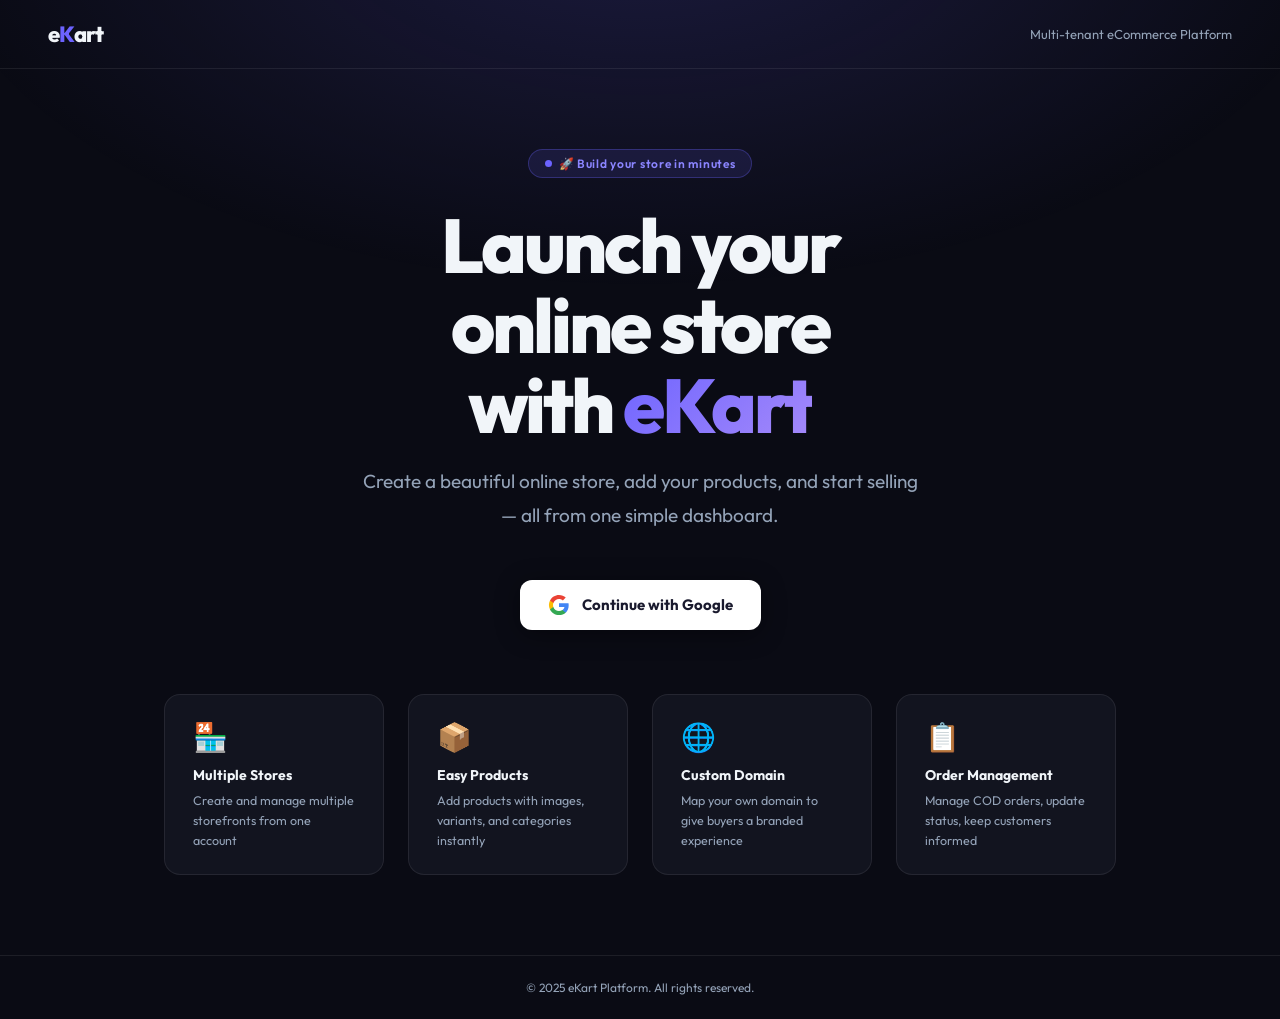
<file: index.html>
<!DOCTYPE html>
<html lang="en">
<head>
<meta charset="UTF-8">
<meta name="viewport" content="width=device-width, initial-scale=1.0">
<title>eKart — Launch Your Online Store</title>
<link href="https://fonts.googleapis.com/css2?family=Outfit:wght@300;400;500;600;700;800&family=DM+Mono:wght@400;500&display=swap" rel="stylesheet">
<style>
  :root { --accent: #6c63ff; --accent2: #8b85ff; --bg: #0a0b14; --surface: #12141f; --border: rgba(255,255,255,0.08); --text: #f1f5f9; --text2: #94a3b8; }
  * { box-sizing: border-box; margin: 0; padding: 0; }
  body { font-family: 'Outfit', sans-serif; background: var(--bg); color: var(--text); min-height: 100vh; display: flex; flex-direction: column; }
  body::before { content: ''; position: fixed; inset: 0; background: radial-gradient(ellipse 80% 60% at 50% -10%, rgba(108,99,255,0.18) 0%, transparent 70%); pointer-events: none; }

  nav { display: flex; align-items: center; justify-content: space-between; padding: 20px 48px; border-bottom: 1px solid var(--border); position: relative; z-index: 10; }
  .logo { font-size: 22px; font-weight: 800; color: var(--text); letter-spacing: -0.03em; }
  .logo span { color: var(--accent); }

  .hero { flex: 1; display: flex; flex-direction: column; align-items: center; justify-content: center; text-align: center; padding: 80px 24px; position: relative; z-index: 1; }
  .badge { display: inline-flex; align-items: center; gap: 7px; background: rgba(108,99,255,0.12); border: 1px solid rgba(108,99,255,0.3); border-radius: 100px; padding: 6px 16px; font-size: 12px; font-weight: 600; color: var(--accent2); letter-spacing: 0.06em; margin-bottom: 28px; }
  .badge::before { content: ''; width: 7px; height: 7px; background: var(--accent); border-radius: 50%; animation: pulse 2s infinite; }
  @keyframes pulse { 0%,100%{opacity:1;transform:scale(1)} 50%{opacity:.5;transform:scale(.85)} }

  h1 { font-size: clamp(38px, 7vw, 76px); font-weight: 800; line-height: 1.05; letter-spacing: -0.04em; margin-bottom: 20px; }
  h1 em { font-style: normal; background: linear-gradient(135deg, var(--accent), #a78bfa); -webkit-background-clip: text; -webkit-text-fill-color: transparent; }
  .sub { font-size: clamp(15px, 2vw, 19px); color: var(--text2); max-width: 560px; line-height: 1.75; margin-bottom: 48px; }

  .btn-google {
    display: inline-flex; align-items: center; gap: 12px;
    background: white; color: #1a1a2e;
    padding: 14px 28px; border-radius: 12px;
    font-size: 15px; font-weight: 700;
    text-decoration: none;
    transition: transform .15s, box-shadow .15s;
    box-shadow: 0 4px 24px rgba(0,0,0,0.4);
    font-family: 'Outfit', sans-serif;
    cursor: pointer; border: none;
  }
  .btn-google:hover { transform: translateY(-2px); box-shadow: 0 8px 32px rgba(0,0,0,0.5); }
  .btn-google:disabled { opacity: 0.6; cursor: wait; transform: none; }
  .btn-google svg { width: 22px; height: 22px; flex-shrink: 0; }

  .features { display: flex; gap: 24px; margin-top: 64px; flex-wrap: wrap; justify-content: center; }
  .feat { background: var(--surface); border: 1px solid var(--border); border-radius: 16px; padding: 24px 28px; text-align: left; max-width: 220px; }
  .feat-icon { font-size: 28px; margin-bottom: 12px; }
  .feat h3 { font-size: 14px; font-weight: 700; margin-bottom: 6px; }
  .feat p { font-size: 12.5px; color: var(--text2); line-height: 1.6; }

  .msg-bar { padding: 10px 20px; border-radius: 8px; font-size: 13px; margin-top: 16px; display: none; font-weight: 600; }
  .msg-bar.error { background: rgba(248,113,113,0.15); border: 1px solid rgba(248,113,113,0.3); color: #fca5a5; }
  .msg-bar.info { background: rgba(108,99,255,0.12); border: 1px solid rgba(108,99,255,0.3); color: var(--accent2); }

  .loading-overlay { position: fixed; inset: 0; background: var(--bg); display: none; align-items: center; justify-content: center; flex-direction: column; gap: 16px; z-index: 999; }
  .loading-overlay.show { display: flex; }
  .spinner { width: 40px; height: 40px; border: 3px solid rgba(108,99,255,0.2); border-top-color: var(--accent); border-radius: 50%; animation: spin .7s linear infinite; }
  @keyframes spin { to { transform: rotate(360deg); } }
  .loading-text { font-size: 14px; color: var(--text2); font-weight: 600; }

  footer { text-align: center; padding: 24px; color: var(--text2); font-size: 12px; border-top: 1px solid var(--border); position: relative; z-index: 1; }
</style>
</head>
<body>

<!-- Loading overlay shown while verifying token or redirecting -->
<div class="loading-overlay" id="loadingOverlay">
  <div class="spinner"></div>
  <div class="loading-text" id="loadingText">Signing you in...</div>
</div>

<nav>
  <div class="logo">e<span>K</span>art</div>
  <div style="font-size:13px;color:var(--text2);">Multi-tenant eCommerce Platform</div>
</nav>

<div class="hero">
  <div class="badge">🚀 Build your store in minutes</div>
  <h1>Launch your<br>online store<br>with <em>eKart</em></h1>
  <p class="sub">Create a beautiful online store, add your products, and start selling — all from one simple dashboard.</p>

  <!-- ── FIX: button calls startLogin() instead of direct href ── -->
  <button class="btn-google" id="loginBtn" onclick="startLogin()">
    <svg viewBox="0 0 24 24">
      <path fill="#4285F4" d="M22.56 12.25c0-.78-.07-1.53-.2-2.25H12v4.26h5.92c-.26 1.37-1.04 2.53-2.21 3.31v2.77h3.57c2.08-1.92 3.28-4.74 3.28-8.09z"/>
      <path fill="#34A853" d="M12 23c2.97 0 5.46-.98 7.28-2.66l-3.57-2.77c-.98.66-2.23 1.06-3.71 1.06-2.86 0-5.29-1.93-6.16-4.53H2.18v2.84C3.99 20.53 7.7 23 12 23z"/>
      <path fill="#FBBC05" d="M5.84 14.09c-.22-.66-.35-1.36-.35-2.09s.13-1.43.35-2.09V7.07H2.18C1.43 8.55 1 10.22 1 12s.43 3.45 1.18 4.93l2.85-2.22.81-.62z"/>
      <path fill="#EA4335" d="M12 5.38c1.62 0 3.06.56 4.21 1.64l3.15-3.15C17.45 2.09 14.97 1 12 1 7.7 1 3.99 3.47 2.18 7.07l3.66 2.84c.87-2.6 3.3-4.53 6.16-4.53z"/>
    </svg>
    Continue with Google
  </button>

  <div class="msg-bar" id="msgBar"></div>

  <div class="features">
    <div class="feat"><div class="feat-icon">🏪</div><h3>Multiple Stores</h3><p>Create and manage multiple storefronts from one account</p></div>
    <div class="feat"><div class="feat-icon">📦</div><h3>Easy Products</h3><p>Add products with images, variants, and categories instantly</p></div>
    <div class="feat"><div class="feat-icon">🌐</div><h3>Custom Domain</h3><p>Map your own domain to give buyers a branded experience</p></div>
    <div class="feat"><div class="feat-icon">📋</div><h3>Order Management</h3><p>Manage COD orders, update status, keep customers informed</p></div>
  </div>
</div>

<footer>© 2025 eKart Platform. All rights reserved.</footer>

<script>
const API = 'https://apiv2.aasaitech.in'

// ── The origin this page is served from (e.g. https://ekartv1.aasaitech.in) ──
const SELF_ORIGIN = window.location.origin

function showMsg(text, type = 'error') {
  const bar = document.getElementById('msgBar')
  bar.textContent = text
  bar.className = 'msg-bar ' + type
  bar.style.display = 'block'
}

function showLoading(text = 'Signing you in...') {
  document.getElementById('loadingText').textContent = text
  document.getElementById('loadingOverlay').classList.add('show')
}

function hideLoading() {
  document.getElementById('loadingOverlay').classList.remove('show')
}

// ── Redirect to home.html on THIS origin, not a hardcoded domain ──
function goHome() {
  window.location.replace(SELF_ORIGIN + '/home.html')
}

// ── FIX: pass redirect_origin so the backend sends the token back here ──
function startLogin() {
  const btn = document.getElementById('loginBtn')
  btn.disabled = true
  btn.textContent = 'Redirecting to Google...'

  // Tell the backend: after OAuth, redirect back to THIS origin
  const redirectOrigin = encodeURIComponent(SELF_ORIGIN)
  window.location.href = `${API}/auth/google?redirect_origin=${redirectOrigin}`
}

async function tryExistingToken(token) {
  try {
    const res = await fetch(API + '/auth/me', {
      headers: { Authorization: 'Bearer ' + token }
    })
    if (res.ok) {
      showLoading('Welcome back! Redirecting...')
      goHome()
      return true
    } else {
      localStorage.removeItem('ekart_token')
      return false
    }
  } catch {
    // Network error — don't remove token, let user retry
    return false
  }
}

async function init() {
  const params = new URLSearchParams(window.location.search)

  // ── 1. Token passed back from Google OAuth callback ──────────────────────
  const tokenFromUrl = params.get('token')
  if (tokenFromUrl) {
    showLoading('Signing you in...')
    localStorage.setItem('ekart_token', tokenFromUrl)
    // Clean token from URL immediately
    window.history.replaceState({}, '', SELF_ORIGIN + '/index.html')
    try {
      const res = await fetch(API + '/auth/me', {
        headers: { Authorization: 'Bearer ' + tokenFromUrl }
      })
      if (res.ok) {
        goHome()  // ← always goes to THIS origin's home.html
      } else {
        localStorage.removeItem('ekart_token')
        hideLoading()
        showMsg('Authentication failed. Please try again.')
      }
    } catch {
      hideLoading()
      showMsg('Network error. Please check your connection and try again.', 'error')
    }
    return
  }

  // ── 2. Error from OAuth callback ─────────────────────────────────────────
  const error = params.get('error')
  if (error) {
    window.history.replaceState({}, '', SELF_ORIGIN + '/index.html')
    const msgs = {
      auth_failed:   'Login failed. Please try again.',
      access_denied: 'Access denied. Please allow permissions to continue.',
      no_user:       'Could not retrieve your account. Please try again.'
    }
    showMsg(msgs[error] || 'Something went wrong: ' + error)
    return
  }

  // ── 3. Already have a token in localStorage ───────────────────────────────
  const existingToken = localStorage.getItem('ekart_token')
  if (existingToken) {
    showLoading('Welcome back! Redirecting...')
    const valid = await tryExistingToken(existingToken)
    if (!valid) hideLoading()
    return
  }

  // ── 4. No token — show login page normally ───────────────────────────────
}

init()
</script>
</body>
</html>
</file>
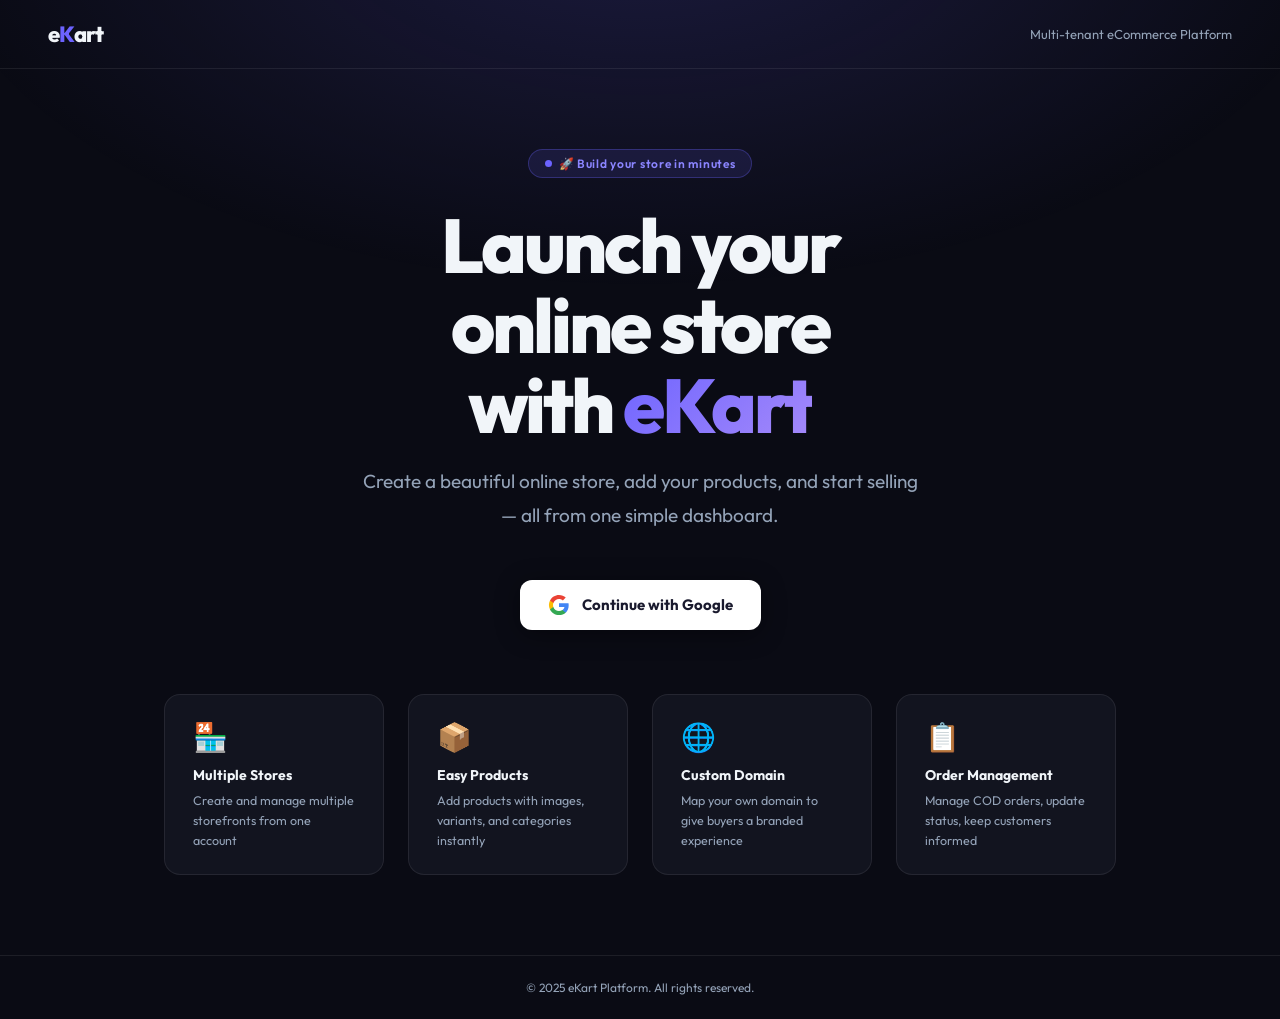
<file: account.html>
<!DOCTYPE html>
<html lang="en">
<head>
<meta charset="UTF-8">
<meta name="viewport" content="width=device-width, initial-scale=1.0, maximum-scale=1.0">
<title>Account & Billing — eKart</title>
<link rel="preconnect" href="https://fonts.googleapis.com">
<link rel="preconnect" href="https://fonts.gstatic.com" crossorigin>
<link href="https://fonts.googleapis.com/css2?family=Plus+Jakarta+Sans:wght@300;400;500;600;700;800&family=JetBrains+Mono:wght@400;500;600&display=swap" rel="stylesheet">
<link rel="stylesheet" href="shared.css">

<script>
;(function(){
  var saved = localStorage.getItem('ekart_theme');
  var dark  = saved ? saved === 'dark' : false;
  document.documentElement[dark ? 'setAttribute' : 'removeAttribute']('data-theme', 'dark');
  document.documentElement.style.background = dark ? '#07080D' : '#F2F3F9';
})();
</script>
<script src="api.js"></script>
<script src="shared.js"></script>
<script src="nav.js"></script>

<style>
/* ── Skeleton ─────────────────────────────────────────────────── */
.skel-acc-header { height:88px;  border-radius:var(--r); }
.skel-acc-tabs   { height:44px;  border-radius:var(--r-sm); }
.skel-acc-card   { height:160px; border-radius:var(--r); }
.skel-acc-card2  { height:240px; border-radius:var(--r); }
@keyframes cardIn  { from{opacity:0;transform:translateY(10px)} to{opacity:1;transform:translateY(0)} }
@keyframes kpiPulse{ 0%,100%{opacity:1} 50%{opacity:.3} }
@keyframes spin    { to{transform:rotate(360deg)} }

/* ── KPI strip ────────────────────────────────────────────────── */
.acc-summary { display:grid; grid-template-columns:repeat(4,1fr); gap:14px; margin-bottom:22px; }
.acc-kpi { background:var(--surface); border:1px solid var(--border); border-radius:var(--r);
  padding:18px 20px; display:flex; align-items:flex-start; gap:14px;
  transition:var(--t); box-shadow:var(--sh-sm); }
.acc-kpi:hover { border-color:var(--border-md); transform:translateY(-2px); box-shadow:var(--sh); }
.acc-kpi-icon { width:40px; height:40px; border-radius:var(--r-sm); background:var(--surface-3);
  border:1px solid var(--border); display:flex; align-items:center; justify-content:center;
  font-size:17px; flex-shrink:0; transition:var(--t); }
.acc-kpi:hover .acc-kpi-icon { background:var(--accent-dim); border-color:rgba(124,111,255,.2); }
.acc-kpi-body  { flex:1; min-width:0; }
.acc-kpi-label { font-size:10px; color:var(--text-3); font-weight:700; text-transform:uppercase;
  letter-spacing:.09em; margin-bottom:6px; }
.acc-kpi-value { font-size:22px; font-weight:700; letter-spacing:-.04em; font-family:var(--mono);
  color:var(--text); line-height:1; }
.acc-kpi-value.loading { color:var(--surface-4); animation:kpiPulse 1.4s ease-in-out infinite; }
.acc-kpi-sub   { font-size:11px; color:var(--text-3); margin-top:4px; }

/* ── Tab nav ──────────────────────────────────────────────────── */
.acc-tabs { display:flex; gap:2px; background:var(--surface); border:1px solid var(--border);
  border-radius:var(--r); padding:6px; margin-bottom:22px; box-shadow:var(--sh-sm);
  overflow-x:auto; scrollbar-width:none; }
.acc-tabs::-webkit-scrollbar { display:none; }
.acc-tab { padding:8px 16px; font-size:12.5px; font-weight:600; font-family:var(--font);
  color:var(--text-3); cursor:pointer; border:none; background:none; border-radius:var(--r-sm);
  transition:var(--t); white-space:nowrap; display:flex; align-items:center; gap:6px; flex-shrink:0; }
.acc-tab:hover  { color:var(--text-2); background:var(--surface-2); }
.acc-tab.active { color:var(--accent); background:var(--accent-dim); font-weight:700; }

/* ── Sections ─────────────────────────────────────────────────── */
.acc-section        { display:none; animation:cardIn .25s var(--ease) both; }
.acc-section.active { display:block; }
.section-hdr   { margin-bottom:18px; }
.section-title { font-size:20px; font-weight:800; color:var(--text); letter-spacing:-.04em; }
.section-sub   { font-size:13px; color:var(--text-3); margin-top:3px; }

/* ── Card ─────────────────────────────────────────────────────── */
.card { background:var(--surface); border:1px solid var(--border); border-radius:var(--r);
  padding:22px 24px; margin-bottom:14px; box-shadow:var(--sh-sm); }
.card-title { font-size:12px; font-weight:700; color:var(--text); text-transform:uppercase;
  letter-spacing:.08em; margin-bottom:18px; display:flex; align-items:center; gap:8px; }
.card-title-badge { font-size:10px; font-weight:700; padding:3px 9px; border-radius:20px;
  text-transform:uppercase; letter-spacing:.05em; }
.badge-trial    { background:var(--amber-dim); color:var(--amber); border:1px solid var(--amber-border); }
.badge-active   { background:var(--green-dim); color:var(--green); border:1px solid var(--green-border); }
.badge-cancelled{ background:var(--red-dim);   color:var(--red);   border:1px solid var(--red-border); }

/* ── Profile ──────────────────────────────────────────────────── */
.profile-hero { display:flex; align-items:center; gap:18px; margin-bottom:24px;
  padding-bottom:24px; border-bottom:1px solid var(--border); }
.profile-avatar { width:64px; height:64px; border-radius:50%; border:2px solid var(--border-md);
  background:linear-gradient(135deg,var(--accent),var(--accent-3));
  display:flex; align-items:center; justify-content:center; font-size:22px; font-weight:800;
  color:#fff; flex-shrink:0; overflow:hidden; }
.profile-avatar img { width:100%; height:100%; object-fit:cover; }
.profile-hero-name  { font-size:18px; font-weight:800; color:var(--text); letter-spacing:-.03em; }
.profile-hero-email { font-size:12px; color:var(--text-3); margin-top:2px; font-family:var(--mono); }
.profile-hero-plan  { display:inline-flex; align-items:center; gap:5px; margin-top:8px;
  background:var(--accent-dim); border:1px solid rgba(124,111,255,.2); border-radius:20px;
  padding:3px 10px; font-size:11px; font-weight:700; color:var(--accent); }

/* ── Fields ───────────────────────────────────────────────────── */
.field { margin-bottom:14px; }
.field label { display:block; font-size:11px; font-weight:700; color:var(--text-2);
  margin-bottom:5px; text-transform:uppercase; letter-spacing:.06em; }
.field input,.field textarea,.field select {
  width:100%; background:var(--surface-2); border:1px solid var(--border-md);
  border-radius:var(--r-sm); padding:10px 13px; font-size:13px; color:var(--text);
  font-family:var(--font); transition:var(--t); }
.field textarea { resize:vertical; min-height:80px; }
.field input:focus,.field textarea:focus,.field select:focus {
  outline:none; border-color:var(--accent); box-shadow:0 0 0 3px var(--accent-dim);
  background:var(--surface); }
.field input::placeholder,.field textarea::placeholder { color:var(--text-3); }
.field input:disabled { opacity:.55; cursor:not-allowed; }
.field-row { display:grid; grid-template-columns:1fr 1fr; gap:12px; }

/* ── Alerts ───────────────────────────────────────────────────── */
.inline-alert { padding:10px 14px; border-radius:var(--r-sm); font-size:12px;
  font-weight:500; margin-bottom:14px; display:none; }
.inline-alert.show    { display:block; }
.inline-alert.success { background:var(--green-dim); color:var(--green); border:1px solid var(--green-border); }
.inline-alert.error   { background:var(--red-dim);   color:var(--red);   border:1px solid var(--red-border); }
.inline-alert.info    { background:var(--accent-dim); color:var(--accent);border:1px solid rgba(124,111,255,.2); }
.inline-alert.warning { background:var(--amber-dim);  color:var(--amber); border:1px solid var(--amber-border); }

/* ── Credits ──────────────────────────────────────────────────── */
.credit-grid { display:grid; grid-template-columns:1fr 1fr 1fr; gap:12px; margin-bottom:20px; }
.credit-stat { background:var(--surface-2); border:1px solid var(--border);
  border-radius:var(--r-sm); padding:16px 18px; }
.credit-stat-label { font-size:10px; font-weight:700; color:var(--text-3);
  text-transform:uppercase; letter-spacing:.08em; margin-bottom:8px; }
.credit-stat-val   { font-size:28px; font-weight:800; color:var(--text);
  letter-spacing:-.05em; line-height:1; font-family:var(--mono); }
.credit-stat-val.warn   { color:var(--amber); }
.credit-stat-val.danger { color:var(--red); }
.credit-stat-sub { font-size:11px; color:var(--text-3); margin-top:5px; }
.progress-wrap  { margin-bottom:18px; }
.progress-label { display:flex; justify-content:space-between; font-size:11px;
  color:var(--text-3); margin-bottom:7px; }
.progress-bar   { height:8px; background:var(--surface-3); border-radius:100px; overflow:hidden; }
.progress-fill  { height:100%; border-radius:100px; background:var(--accent);
  transition:width .5s var(--ease); }
.progress-fill.warn   { background:var(--amber); }
.progress-fill.danger { background:var(--red); }

/* ── Billing cycle toggle ─────────────────────────────────────── */
.cycle-toggle-wrap { display:flex; align-items:center; gap:14px; margin-bottom:18px; flex-wrap:wrap; }
.cycle-toggle { display:inline-flex; background:var(--surface-2);
  border:1px solid var(--border-md); border-radius:var(--r-sm); padding:4px; gap:2px; }
.cycle-btn { padding:7px 16px; font-size:12px; font-weight:600; border:1.5px solid transparent;
  background:none; cursor:pointer; border-radius:calc(var(--r-sm) - 2px); color:var(--text-3);
  transition:var(--t); font-family:var(--font); white-space:nowrap; }
.cycle-btn:hover { color:var(--text-2); }
.cycle-btn.active { background:var(--surface); color:var(--accent); font-weight:700;
  border-color:rgba(124,111,255,.25); box-shadow:var(--sh-sm); }
.cycle-save-pill { font-size:10px; font-weight:800; color:var(--green);
  background:var(--green-dim); border:1px solid var(--green-border);
  padding:3px 9px; border-radius:20px; }

/* ── Plan cards ───────────────────────────────────────────────── */
.plan-grid { display:grid; grid-template-columns:repeat(3,1fr); gap:12px; }
.plan-card { border:1.5px solid var(--border-md); border-radius:var(--r); padding:20px;
  cursor:pointer; transition:var(--t); position:relative; background:var(--surface);
  display:flex; flex-direction:column; }
.plan-card:hover:not(.current):not(.loading-card) {
  border-color:var(--accent); background:var(--accent-soft);
  transform:translateY(-2px); box-shadow:var(--sh); }
.plan-card.current     { border-color:var(--accent); background:var(--accent-dim);
  cursor:default; pointer-events:none; }
.plan-card.loading-card{ opacity:.65; cursor:not-allowed; pointer-events:none; }
.plan-card-badge { position:absolute; top:12px; right:12px; font-size:9px; font-weight:800;
  text-transform:uppercase; letter-spacing:.07em; color:var(--accent);
  background:var(--accent-dim); border:1px solid rgba(124,111,255,.25);
  padding:3px 8px; border-radius:20px; }
.plan-name  { font-size:15px; font-weight:800; color:var(--text); margin-bottom:2px; letter-spacing:-.02em; }
.plan-price { font-size:26px; font-weight:800; color:var(--text);
  letter-spacing:-.05em; font-family:var(--mono); }
.plan-price span { font-size:12px; font-weight:400; color:var(--text-3); font-family:var(--font); }
.plan-mo   { font-size:10px; color:var(--text-3); margin-bottom:12px; }
.plan-feat { font-size:11px; color:var(--text-2); line-height:1.7; flex:1; }
.plan-feat strong { color:var(--green); font-weight:700; }
.plan-card-cta { margin-top:14px; padding:8px 0; text-align:center; font-size:12px;
  font-weight:700; color:var(--accent); border-top:1px solid var(--border); }
.spin-dot { width:13px; height:13px; border:2px solid var(--accent-dim);
  border-top-color:var(--accent); border-radius:50%;
  animation:spin .7s linear infinite; display:inline-block; vertical-align:middle; }
.plan-card-spinner { margin-top:12px; display:flex; align-items:center;
  justify-content:center; gap:7px; font-size:11px; font-weight:600; color:var(--accent); }

/* ── Topup cards ──────────────────────────────────────────────── */
.topup-grid { display:grid; grid-template-columns:repeat(4,1fr); gap:10px; }
.topup-card { border:1.5px solid var(--border-md); border-radius:var(--r); padding:16px 12px;
  text-align:center; cursor:pointer; transition:var(--t); background:var(--surface);
  position:relative; overflow:hidden; }
.topup-card:hover:not(.topup-loading):not(.topup-dimmed) {
  border-color:var(--accent); background:var(--accent-soft);
  transform:translateY(-2px); box-shadow:var(--sh); }
.topup-card.topup-loading { border-color:var(--accent); background:var(--accent-dim); pointer-events:none; }
.topup-card.topup-dimmed  { opacity:.4; pointer-events:none; filter:grayscale(.4); }
.topup-card-label  { font-size:9px; font-weight:800; color:var(--text-3);
  text-transform:uppercase; letter-spacing:.08em; margin-bottom:8px; }
.topup-credits     { font-size:26px; font-weight:800; color:var(--text);
  letter-spacing:-.05em; font-family:var(--mono); line-height:1; }
.topup-credits-sub { font-size:10px; color:var(--text-3); margin-bottom:8px; }
.topup-price       { font-size:16px; font-weight:700; color:var(--accent); }
.topup-rate        { font-size:10px; color:var(--text-3); margin-top:3px; }
.topup-save-badge  { display:inline-block; font-size:9px; font-weight:800; color:var(--green);
  background:var(--green-dim); border:1px solid var(--green-border);
  padding:2px 7px; border-radius:10px; margin-top:6px; }
.topup-overlay { position:absolute; inset:0; background:var(--accent-dim);
  display:flex; flex-direction:column; align-items:center; justify-content:center; gap:5px;
  border-radius:calc(var(--r)-1px); }
.topup-overlay span { font-size:10px; font-weight:700; color:var(--accent); }

/* ── Usage ────────────────────────────────────────────────────── */
.usage-row { display:flex; align-items:center; gap:12px; padding:9px 0;
  border-bottom:1px solid var(--border); }
.usage-row:last-child { border-bottom:none; }
.usage-feature-name { font-size:12px; color:var(--text-2); width:160px; flex-shrink:0; font-weight:500; }
.usage-bar-wrap { flex:1; height:7px; background:var(--surface-3); border-radius:100px; overflow:hidden; }
.usage-bar-fill { height:100%; border-radius:100px;
  background:linear-gradient(90deg,var(--accent),var(--accent-3)); }
.usage-count { font-size:12px; font-weight:700; color:var(--text); width:36px;
  text-align:right; flex-shrink:0; font-family:var(--mono); }

/* ── Info grid ────────────────────────────────────────────────── */
.info-grid { display:flex; flex-direction:column; border:1px solid var(--border);
  border-radius:var(--r-sm); overflow:hidden; }
.info-row  { display:flex; align-items:center; gap:12px; padding:11px 14px;
  border-bottom:1px solid var(--border); }
.info-row:last-child { border-bottom:none; }
.info-key  { font-size:11px; font-weight:700; color:var(--text-3); width:110px;
  flex-shrink:0; text-transform:uppercase; letter-spacing:.05em; }
.info-val  { font-size:13px; color:var(--text); flex:1; font-weight:500; }

/* ── Support ──────────────────────────────────────────────────── */
.support-tier-grid { display:grid; grid-template-columns:repeat(3,1fr); gap:12px; margin-bottom:18px; }
.support-tier      { border:1.5px solid var(--border-md); border-radius:var(--r);
  padding:16px; cursor:pointer; transition:var(--t); }
.support-tier:hover    { border-color:var(--accent); background:var(--accent-soft); }
.support-tier.selected { border-color:var(--accent); background:var(--accent-dim); }
.support-tier-name { font-size:13px; font-weight:800; color:var(--text); margin-bottom:4px; }
.support-tier-sla  { font-size:24px; font-weight:800; color:var(--text);
  letter-spacing:-.05em; font-family:var(--mono); line-height:1.1; }
.support-tier-unit { font-size:11px; color:var(--text-3); margin-bottom:8px; }
.support-tier-cost.free { font-size:11px; color:var(--green); font-weight:700; }
.support-tier-cost.paid { font-size:11px; color:var(--amber); font-weight:600; }
.pay-method-row   { margin-bottom:16px; }
.pay-method-label { font-size:11px; font-weight:700; color:var(--text-2);
  text-transform:uppercase; letter-spacing:.06em; margin-bottom:8px; }
.pay-opts  { display:flex; gap:10px; }
.pay-opt   { flex:1; border:1.5px solid var(--border-md); border-radius:var(--r-sm);
  padding:10px 14px; cursor:pointer; transition:var(--t);
  display:flex; align-items:center; gap:8px; }
.pay-opt:hover    { border-color:var(--accent); background:var(--accent-soft); }
.pay-opt.selected { border-color:var(--accent); background:var(--accent-dim); }
.pay-opt input    { margin:0; accent-color:var(--accent); cursor:pointer; }
.pay-opt-text { font-size:12px; font-weight:600; color:var(--text); }
.pay-opt-sub  { font-size:10px; color:var(--text-3); }

/* ── Tickets ──────────────────────────────────────────────────── */
.ticket-row { display:flex; align-items:flex-start; gap:12px; padding:13px 0;
  border-bottom:1px solid var(--border); }
.ticket-row:last-child { border-bottom:none; }
.ticket-tier { font-size:9px; font-weight:800; padding:3px 9px; border-radius:20px;
  flex-shrink:0; text-transform:uppercase; letter-spacing:.07em; margin-top:2px; }
.tier-standard  { background:var(--surface-3); color:var(--text-2); }
.tier-priority  { background:var(--amber-dim);  color:var(--amber); }
.tier-emergency { background:var(--red-dim);    color:var(--red); }
.ticket-subject { font-size:13px; font-weight:600; color:var(--text); line-height:1.4; }
.ticket-meta    { font-size:11px; color:var(--text-3); margin-top:3px; }
.ticket-status  { font-size:10px; font-weight:700; padding:3px 9px; border-radius:20px;
  flex-shrink:0; text-transform:uppercase; letter-spacing:.05em; }
.status-open            { background:var(--blue-dim);  color:var(--blue); }
.status-resolved        { background:var(--green-dim); color:var(--green); }
.status-payment_pending { background:var(--amber-dim); color:var(--amber); }

/* ── Invoices ─────────────────────────────────────────────────── */
.inv-table { width:100%; border-collapse:collapse; font-size:13px; }
.inv-table th { text-align:left; font-size:10px; font-weight:800; color:var(--text-3);
  text-transform:uppercase; letter-spacing:.08em; padding:0 0 12px;
  border-bottom:1px solid var(--border); }
.inv-table td { padding:11px 0; border-bottom:1px solid var(--border); color:var(--text-2); }
.inv-table td:first-child { color:var(--text); font-weight:500; }
.inv-table td.amount { color:var(--text); font-weight:700; font-family:var(--mono); }
.inv-table tr:last-child td { border-bottom:none; }

/* ── Misc ─────────────────────────────────────────────────────── */
.empty-state { text-align:center; padding:36px 20px; }
.empty-state-icon { font-size:36px; opacity:.3; margin-bottom:10px; }
.empty-state-text { font-size:13px; color:var(--text-3); }
.trial-banner { background:var(--amber-dim); border:1px solid var(--amber-border);
  border-radius:var(--r-sm); padding:12px 16px; font-size:12px; color:var(--amber);
  display:flex; align-items:center; gap:10px; margin-bottom:16px; }
.three-col { display:grid; grid-template-columns:1fr 1fr 1fr; gap:14px; }
.pill-row  { display:flex; gap:8px; flex-wrap:wrap; margin-top:12px; }
.pill-info { background:var(--surface-2); border:1px solid var(--border);
  border-radius:var(--r-sm); padding:6px 12px; font-size:11px; color:var(--text-2); }
.pill-info strong { color:var(--text); font-weight:700; }

/* ── Payment modal ────────────────────────────────────────────── */
/*
  FLOW: click card → card shows spinner → POST to backend
        → backend returns real amount + description
        → this modal appears with those values
        → user clicks "Pay ₹X →" → Razorpay opens
        → on success → POST verify → plan activated
*/
.pay-modal-overlay { position:fixed; inset:0; background:rgba(0,0,0,.55); z-index:1000;
  display:flex; align-items:center; justify-content:center; padding:20px;
  animation:cardIn .2s var(--ease) both; backdrop-filter:blur(4px); }
.pay-modal { background:var(--surface); border:1px solid var(--border-md);
  border-radius:var(--r); width:100%; max-width:420px;
  box-shadow:0 24px 64px rgba(0,0,0,.28); overflow:hidden; }
.pay-modal-head  { padding:24px 24px 0; }
.pay-modal-title { font-size:17px; font-weight:800; color:var(--text);
  letter-spacing:-.03em; margin-bottom:4px; }
.pay-modal-desc  { font-size:12px; color:var(--text-3); }
.pay-modal-body  { padding:20px 24px; }
.pay-modal-amount { font-size:42px; font-weight:800; color:var(--text);
  letter-spacing:-.06em; font-family:var(--mono); line-height:1; }
.pay-modal-amount-sub { font-size:12px; color:var(--text-3); margin-top:4px; margin-bottom:20px; }
.pay-modal-rows { border:1px solid var(--border); border-radius:var(--r-sm);
  overflow:hidden; margin-bottom:20px; }
.pay-modal-row  { display:flex; justify-content:space-between; align-items:center;
  padding:10px 14px; border-bottom:1px solid var(--border); font-size:12px; }
.pay-modal-row:last-child { border-bottom:none; }
.pay-modal-row-k { color:var(--text-3); font-weight:600; }
.pay-modal-row-v { color:var(--text); font-weight:700; font-family:var(--mono); font-size:13px; }
.pay-modal-row-v.discount { color:var(--green); }
.pay-modal-row-v.total    { color:var(--accent); font-size:15px; }
.pay-modal-foot  { padding:0 24px 22px; }
.pay-modal-btns  { display:flex; gap:10px; margin-bottom:12px; }
.pay-modal-btns .btn { flex:1; }
.pay-modal-secure { display:flex; align-items:center; justify-content:center;
  gap:5px; font-size:10px; color:var(--text-3); }
.pay-modal-secure svg { opacity:.4; flex-shrink:0; }

/* ── Responsive ───────────────────────────────────────────────── */
@media(max-width:900px) {
  .acc-summary { grid-template-columns:repeat(2,1fr); }
  .plan-grid   { grid-template-columns:1fr 1fr; }
  .credit-grid { grid-template-columns:1fr 1fr; }
  .topup-grid  { grid-template-columns:repeat(2,1fr); }
}
@media(max-width:648px) {
  .acc-summary { grid-template-columns:1fr 1fr; }
  .acc-tab     { padding:7px 10px; font-size:11.5px; }
  .plan-grid         { grid-template-columns:1fr; }
  .support-tier-grid { grid-template-columns:1fr; }
  .credit-grid { grid-template-columns:1fr 1fr; }
  .topup-grid  { grid-template-columns:1fr 1fr; }
  .three-col   { grid-template-columns:1fr 1fr; }
  .field-row   { grid-template-columns:1fr; }
  .pay-modal-btns { flex-direction:column; }
}
</style>
<script src="https://checkout.razorpay.com/v1/checkout.js"></script>
</head>
<body>

<div id="toast-container"></div>

<div id="page-skeleton">
  <div class="skel-topbar">
    <div class="skel" style="height:14px;width:120px;border-radius:5px;"></div>
    <div class="skel" style="height:36px;width:80px;border-radius:var(--r-sm);"></div>
  </div>
  <div class="skel-body">
    <div class="skel skel-acc-header"></div>
    <div class="skel skel-acc-tabs"  style="margin-top:14px;"></div>
    <div class="skel skel-acc-card"  style="margin-top:14px;"></div>
    <div class="skel skel-acc-card2" style="margin-top:14px;"></div>
  </div>
</div>

<div class="sidebar-backdrop" id="sidebarBackdrop" onclick="closeMobileSidebar()"></div>

<div class="sidebar" id="sidebar">
  <a class="sidebar-logo" href="home.html">e<span class="logo-k">K</span>art</a>
  <div class="sidebar-user-skel" id="sidebar-user-skel">
    <div class="skel" style="width:34px;height:34px;border-radius:50%;flex-shrink:0;"></div>
    <div style="flex:1;display:flex;flex-direction:column;gap:6px;">
      <div class="skel" style="height:10px;width:80%;"></div>
      <div class="skel" style="height:8px;width:60%;"></div>
    </div>
  </div>
  <div class="sidebar-user loading" id="sidebar-user-real"
       onclick="goToSection('profile')" style="cursor:pointer;">
    <div class="sidebar-avatar" id="nav-avatar">U</div>
    <div class="sidebar-user-info">
      <div class="sidebar-user-name"  id="nav-user-name">Loading…</div>
      <div class="sidebar-user-email" id="nav-user-email"></div>
    </div>
  </div>
  <div id="sidebar-nav" style="flex:1;"></div>
  <div class="sidebar-bottom">
    <button class="btn-logout" onclick="logout()">↩&nbsp; Log out</button>
  </div>
</div>

<div class="mobile-topbar">
  <div class="mob-left">
    <button class="hamburger" onclick="openMobileSidebar()">
      <svg viewBox="0 0 16 16"><line x1="1" y1="4" x2="15" y2="4"/><line x1="1" y1="8" x2="15" y2="8"/><line x1="1" y1="12" x2="15" y2="12"/></svg>
    </button>
    <a class="mob-logo" href="home.html">e<span>K</span>art</a>
  </div>
  <div class="mob-right">
    <button class="theme-toggle" id="themeToggleMob" onclick="toggleTheme()">🌙</button>
  </div>
</div>

<div class="main-wrap">
  <div class="topbar">
    <div class="topbar-left"><span class="topbar-title">Account & Billing</span></div>
    <div class="topbar-right">
      <button class="theme-toggle" id="themeToggleBtn" onclick="toggleTheme()">🌙</button>
    </div>
  </div>

  <div class="content" id="page-content" style="display:none;">

    <!-- KPI strip -->
    <div class="acc-summary">
      <div class="acc-kpi">
        <div class="acc-kpi-icon">👤</div>
        <div class="acc-kpi-body">
          <div class="acc-kpi-label">Plan</div>
          <div class="acc-kpi-value loading" id="kpi-plan"
               style="font-size:16px;font-family:var(--font);letter-spacing:-.02em;">—</div>
          <div class="acc-kpi-sub" id="kpi-plan-sub">Loading…</div>
        </div>
      </div>
      <div class="acc-kpi">
        <div class="acc-kpi-icon">⚡</div>
        <div class="acc-kpi-body">
          <div class="acc-kpi-label">Credits left</div>
          <div class="acc-kpi-value loading" id="kpi-credits">—</div>
          <div class="acc-kpi-sub" id="kpi-credits-sub">this month</div>
        </div>
      </div>
      <div class="acc-kpi">
        <div class="acc-kpi-icon">📅</div>
        <div class="acc-kpi-body">
          <div class="acc-kpi-label">Renews</div>
          <div class="acc-kpi-value loading" id="kpi-renews"
               style="font-size:16px;font-family:var(--font);">—</div>
          <div class="acc-kpi-sub" id="kpi-renews-sub">subscription end</div>
        </div>
      </div>
      <div class="acc-kpi">
        <div class="acc-kpi-icon">🏪</div>
        <div class="acc-kpi-body">
          <div class="acc-kpi-label">Stores</div>
          <div class="acc-kpi-value loading" id="kpi-stores">—</div>
          <div class="acc-kpi-sub" id="kpi-stores-sub">of — allowed</div>
        </div>
      </div>
    </div>

    <!-- Tabs -->
    <div class="acc-tabs">
      <button class="acc-tab active" id="tab-profile"  onclick="goToSection('profile')"> <span>👤</span> Profile</button>
      <button class="acc-tab"        id="tab-plan"     onclick="goToSection('plan')">    <span>📦</span> Plan & Billing</button>
      <button class="acc-tab"        id="tab-credits"  onclick="goToSection('credits')"> <span>⚡</span> AI Credits</button>
      <button class="acc-tab"        id="tab-usage"    onclick="goToSection('usage')">   <span>📊</span> Usage</button>
      <button class="acc-tab"        id="tab-support"  onclick="goToSection('support')"> <span>🎧</span> Support</button>
      <button class="acc-tab"        id="tab-invoices" onclick="goToSection('invoices')"><span>🧾</span> Invoices</button>
    </div>

    <!-- ══ PROFILE ══════════════════════════════════════════════ -->
    <div class="acc-section active" id="sec-profile">
      <div class="section-hdr">
        <div class="section-title">Profile</div>
        <div class="section-sub">Your personal details and account preferences</div>
      </div>
      <div class="card">
        <div class="profile-hero">
          <div class="profile-avatar" id="profile-avatar-wrap">U</div>
          <div>
            <div class="profile-hero-name"  id="profile-hero-name">Loading…</div>
            <div class="profile-hero-email" id="profile-hero-email"></div>
            <div class="profile-hero-plan"  id="profile-hero-plan">⚡ Loading…</div>
          </div>
        </div>
        <div class="inline-alert" id="profile-alert"></div>
        <div class="field-row">
          <div class="field">
            <label>Full name</label>
            <input type="text" id="field-name" placeholder="Your name">
          </div>
          <div class="field">
            <label>Email address</label>
            <input type="email" id="field-email" disabled>
          </div>
        </div>
        <div class="field" style="max-width:260px;">
          <label>Preferred language</label>
          <select id="field-lang">
            <option value="en">🇬🇧 English</option>
            <option value="ta">🇮🇳 Tamil</option>
            <option value="hi">🇮🇳 Hindi</option>
          </select>
        </div>
        <div style="display:flex;gap:10px;margin-top:4px;">
          <button class="btn btn-primary"   onclick="saveProfile()">Save changes</button>
          <button class="btn btn-secondary" onclick="logout()">Sign out</button>
        </div>
      </div>
      <div class="card">
        <div class="card-title">Account info</div>
        <div class="info-grid">
          <div class="info-row"><div class="info-key">Member since</div><div class="info-val" id="info-joined">—</div></div>
          <div class="info-row"><div class="info-key">Last login</div>  <div class="info-val" id="info-last-login">—</div></div>
          <div class="info-row"><div class="info-key">Plan</div>         <div class="info-val" id="info-plan">—</div></div>
          <div class="info-row"><div class="info-key">Billing cycle</div><div class="info-val" id="info-billing">—</div></div>
        </div>
      </div>
    </div>

    <!-- ══ PLAN & BILLING ════════════════════════════════════════ -->
    <div class="acc-section" id="sec-plan">
      <div class="section-hdr">
        <div class="section-title">Plan & Billing</div>
        <div class="section-sub">Manage your subscription and billing details</div>
      </div>

      <!-- Current plan -->
      <div class="card">
        <div class="card-title">
          Current plan
          <span class="card-title-badge badge-active" id="plan-status-badge">—</span>
        </div>
        <div class="three-col" style="margin-bottom:18px;">
          <div>
            <div style="font-size:10px;font-weight:700;color:var(--text-3);text-transform:uppercase;letter-spacing:.07em;margin-bottom:6px;">Monthly price</div>
            <div style="font-size:22px;font-weight:800;color:var(--text);letter-spacing:-.04em;font-family:var(--mono);" id="plan-price">—</div>
          </div>
          <div>
            <div style="font-size:10px;font-weight:700;color:var(--text-3);text-transform:uppercase;letter-spacing:.07em;margin-bottom:6px;">Billing cycle</div>
            <div style="font-size:14px;font-weight:600;color:var(--text);" id="plan-cycle">—</div>
          </div>
          <div>
            <div style="font-size:10px;font-weight:700;color:var(--text-3);text-transform:uppercase;letter-spacing:.07em;margin-bottom:6px;">Next renewal</div>
            <div style="font-size:14px;font-weight:600;color:var(--text);" id="plan-renew">—</div>
          </div>
        </div>
        <div class="pill-row" id="plan-features-row"></div>
        <div style="display:flex;gap:10px;margin-top:18px;">
          <button class="btn btn-secondary"
            onclick="document.getElementById('upgrade-section').scrollIntoView({behavior:'smooth'})">
            Change plan ↓
          </button>
          <button class="btn btn-danger btn-sm" id="cancel-btn"
            onclick="cancelSubscription()" style="display:none;">
            Cancel at period end
          </button>
        </div>
      </div>

      <!-- Choose a plan -->
      <div class="card" id="upgrade-section">
        <div class="card-title">Choose a plan</div>
        <div class="cycle-toggle-wrap">
          <div class="cycle-toggle">
            <button class="cycle-btn active" id="cycle-yearly"  onclick="setBillingCycle('yearly')">Yearly</button>
            <button class="cycle-btn"        id="cycle-monthly" onclick="setBillingCycle('monthly')">Monthly</button>
          </div>
          <span class="cycle-save-pill" id="cycle-save-pill">Save 33% with annual billing</span>
        </div>
        <div class="inline-alert" id="plan-alert"></div>
        <div class="plan-grid" id="plan-cards"></div>
      </div>
    </div>

    <!-- ══ AI CREDITS ════════════════════════════════════════════ -->
    <div class="acc-section" id="sec-credits">
      <div class="section-hdr">
        <div class="section-title">AI Credits</div>
        <div class="section-sub">1 credit = 1 AI request = ₹5 value</div>
      </div>
      <div class="card">
        <div class="card-title">Credit balance</div>
        <div id="cr-trial-banner" class="trial-banner" style="display:none;">
          ⏰ <span><strong>Free trial active.</strong> Ends <span id="cr-trial-end">—</span>. Upgrade to keep your Grower plan.</span>
        </div>
        <div class="credit-grid">
          <div class="credit-stat">
            <div class="credit-stat-label">Available this month</div>
            <div class="credit-stat-val" id="cr-monthly-rem">—</div>
            <div class="credit-stat-sub" id="cr-monthly-sub">of — monthly cap</div>
          </div>
          <div class="credit-stat">
            <div class="credit-stat-label">Annual pool left</div>
            <div class="credit-stat-val" id="cr-annual-rem">—</div>
            <div class="credit-stat-sub" id="cr-annual-sub">of — total</div>
          </div>
          <div class="credit-stat">
            <div class="credit-stat-label">Top-up balance</div>
            <div class="credit-stat-val" id="cr-topup">—</div>
            <div class="credit-stat-sub">purchased extra</div>
          </div>
        </div>
        <div class="progress-wrap">
          <div class="progress-label"><span>Monthly cap usage</span><span id="cr-pct">0%</span></div>
          <div class="progress-bar"><div class="progress-fill" id="cr-progress" style="width:0%"></div></div>
        </div>
        <div class="info-grid">
          <div class="info-row"><div class="info-key">Cap resets</div>   <div class="info-val" id="cr-reset">—</div></div>
          <div class="info-row"><div class="info-key">Subscription</div> <div class="info-val" id="cr-sub-status">—</div></div>
        </div>
      </div>
      <div class="card">
        <div class="card-title">Buy more credits</div>
        <div style="font-size:11px;color:var(--text-3);margin-bottom:16px;">
          Credits never expire. Click a pack to pay instantly.
        </div>
        <div class="inline-alert" id="topup-alert"></div>
        <div class="topup-grid" id="topup-packs"></div>
      </div>
    </div>

    <!-- ══ USAGE ═════════════════════════════════════════════════ -->
    <div class="acc-section" id="sec-usage">
      <div class="section-hdr">
        <div class="section-title">Usage History</div>
        <div class="section-sub">AI credit consumption over the last 30 days</div>
      </div>
      <div class="card">
        <div class="card-title">By feature</div>
        <div id="usage-by-feature"><div class="empty-state"><div class="empty-state-icon">📊</div><div class="empty-state-text">Loading…</div></div></div>
      </div>
      <div class="card">
        <div class="card-title">Daily breakdown</div>
        <div id="usage-by-date"><div class="empty-state"><div class="empty-state-icon">📅</div><div class="empty-state-text">Loading…</div></div></div>
      </div>
    </div>

    <!-- ══ SUPPORT ════════════════════════════════════════════════ -->
    <div class="acc-section" id="sec-support">
      <div class="section-hdr">
        <div class="section-title">Support</div>
        <div class="section-sub">Standard support is always free. Priority and Emergency cost credits or cash.</div>
      </div>
      <div class="card">
        <div class="card-title">Raise a ticket</div>
        <div class="support-tier-grid">
          <div class="support-tier selected" id="tier-standard" onclick="selectTier('standard')">
            <div class="support-tier-name">Standard</div>
            <div class="support-tier-sla">48</div>
            <div class="support-tier-unit">hours response</div>
            <div class="support-tier-cost free">Always free</div>
          </div>
          <div class="support-tier" id="tier-priority" onclick="selectTier('priority')">
            <div class="support-tier-name">Priority</div>
            <div class="support-tier-sla">2</div>
            <div class="support-tier-unit">hours response</div>
            <div class="support-tier-cost paid" id="priority-cost">300 credits or ₹300</div>
          </div>
          <div class="support-tier" id="tier-emergency" onclick="selectTier('emergency')">
            <div class="support-tier-name">Emergency</div>
            <div class="support-tier-sla">30</div>
            <div class="support-tier-unit">minutes response</div>
            <div class="support-tier-cost paid" id="emergency-cost">500 credits or ₹500</div>
          </div>
        </div>
        <div id="payment-method-row" class="pay-method-row" style="display:none;">
          <div class="pay-method-label">Pay with</div>
          <div class="pay-opts">
            <label class="pay-opt selected" id="pay-opt-credits" onclick="selectPayMethod('credits')">
              <input type="radio" name="pay-method" value="credits" checked>
              <div><div class="pay-opt-text">AI Credits</div><div class="pay-opt-sub" id="credits-avail-text">— available</div></div>
            </label>
            <label class="pay-opt" id="pay-opt-cash" onclick="selectPayMethod('cash')">
              <input type="radio" name="pay-method" value="cash">
              <div><div class="pay-opt-text">Cash via Razorpay</div><div class="pay-opt-sub">Instant payment</div></div>
            </label>
          </div>
        </div>
        <div class="inline-alert" id="support-alert"></div>
        <div class="field">
          <label>Subject</label>
          <input type="text" id="ticket-subject" placeholder="Brief description of your issue">
        </div>
        <div class="field">
          <label>Message</label>
          <textarea id="ticket-message" placeholder="Describe your issue in detail…"></textarea>
        </div>
        <button class="btn btn-primary" id="submit-ticket-btn" onclick="submitTicket()">Submit ticket</button>
      </div>
      <div class="card">
        <div class="card-title">My tickets</div>
        <div id="ticket-list">
          <div class="empty-state"><div class="empty-state-icon">🎧</div><div class="empty-state-text">No tickets yet</div></div>
        </div>
      </div>
    </div>

    <!-- ══ INVOICES ══════════════════════════════════════════════ -->
    <div class="acc-section" id="sec-invoices">
      <div class="section-hdr">
        <div class="section-title">Invoices</div>
        <div class="section-sub">Billing history for your subscription and credit top-ups</div>
      </div>
      <div class="card">
        <div id="invoice-wrap">
          <div class="empty-state"><div class="empty-state-icon">🧾</div><div class="empty-state-text">No invoices yet</div></div>
        </div>
      </div>
    </div>

  </div><!-- /content -->
</div><!-- /main-wrap -->

<script>
/* ══════════════════════════════════════════════════════════════
   STATE
══════════════════════════════════════════════════════════════ */
let _data              = null
let _selectedTier      = 'standard'
let _selectedPayMethod = 'credits'
let _billingCycle      = 'yearly'
let _payingPlanKey     = null   // plan key whose card is currently in loading state
let _payingPackId      = null   // topup pack id currently loading
let _payingTicket      = false
let _pendingRzp        = null   // pre-built Razorpay instance — opened when Pay is clicked

/* ══════════════════════════════════════════════════════════════
   NAVIGATION
══════════════════════════════════════════════════════════════ */
function goToSection(name) {
  document.querySelectorAll('.acc-section').forEach(s => s.classList.remove('active'))
  document.querySelectorAll('.acc-tab').forEach(t => t.classList.remove('active'))
  document.getElementById('sec-' + name)?.classList.add('active')
  document.getElementById('tab-' + name)?.classList.add('active')
  window.scrollTo({ top: 0, behavior: 'smooth' })
}

/* ══════════════════════════════════════════════════════════════
   LOAD ACCOUNT
══════════════════════════════════════════════════════════════ */
async function loadAccount() {
  try {
    _data = await apiFetch('/account')
    if (_data.subscription?.billing_cycle) _billingCycle = _data.subscription.billing_cycle
    updateCycleUI()
    renderProfile()
    renderKPIs()
    renderCredits()
    renderPlan()
    renderUsage()
    renderTickets()
    renderInvoices()
    renderSupportTiers()
    renderSidebarCredit()
  } catch (e) {
    console.error('loadAccount:', e)
    toast('Failed to load account data', 'error')
  }
}

/* ══════════════════════════════════════════════════════════════
   SIDEBAR CREDIT WIDGET
══════════════════════════════════════════════════════════════ */
function renderSidebarCredit() {
  if (!_data?.credits) return
  const cr  = _data.credits
  const pct = Math.min(100, Math.round(((cr.monthly_used||0) / (cr.monthly_cap||1)) * 100))
  const badge = document.getElementById('credit-badge')
  if (badge) badge.textContent = (cr.monthly_remaining||0) + ' left'
  const bar = document.getElementById('credit-bar')
  if (bar) {
    bar.style.width = pct + '%'
    bar.className   = 'progress-fill' + (pct >= 90 ? ' danger' : pct >= 70 ? ' warn' : '')
  }
  const sub = document.getElementById('credit-sub')
  if (sub) sub.textContent = `${cr.monthly_used||0} / ${cr.monthly_cap||0} used this month`
}

/* ══════════════════════════════════════════════════════════════
   KPIs
══════════════════════════════════════════════════════════════ */
function renderKPIs() {
  if (!_data) return
  const cr  = _data.credits
  const sub = _data.subscription

  const planEl = document.getElementById('kpi-plan')
  planEl.textContent = cr?.plan_label || 'Starter'
  planEl.classList.remove('loading')
  planEl.style.cssText += ';font-size:16px;font-family:var(--font);letter-spacing:-.02em'
  document.getElementById('kpi-plan-sub').textContent =
    cr?.trial_active ? '🟡 Free trial' : (sub?.status || 'active')

  const credEl = document.getElementById('kpi-credits')
  credEl.textContent = (cr?.monthly_remaining ?? '—').toLocaleString?.('en-IN') ?? '—'
  credEl.classList.remove('loading')
  document.getElementById('kpi-credits-sub').textContent =
    `of ${(cr?.monthly_cap||0).toLocaleString('en-IN')} monthly cap`

  const endDate = sub?.current_period_end || cr?.subscription_end
  const renewEl = document.getElementById('kpi-renews')
  renewEl.textContent = endDate ? fmtDate(endDate) : '—'
  renewEl.classList.remove('loading')
  renewEl.style.cssText += ';font-size:16px;font-family:var(--font)'
  document.getElementById('kpi-renews-sub').textContent =
    sub?.cancel_at_period_end ? '⚠ Cancels at period end' : 'auto-renews'

  apiFetch('/stores').then(stores => {
    const el  = document.getElementById('kpi-stores')
    const max = _data.plan_config?.stores
    el.textContent = stores.length
    el.classList.remove('loading')
    document.getElementById('kpi-stores-sub').textContent =
      `of ${!max || max >= 1000 ? '∞' : max} allowed`
  }).catch(() => {
    const el = document.getElementById('kpi-stores')
    el.textContent = '—'; el.classList.remove('loading')
  })
}

/* ══════════════════════════════════════════════════════════════
   PROFILE
══════════════════════════════════════════════════════════════ */
function renderProfile() {
  if (!_data?.user) return
  const u  = _data.user
  const cr = _data.credits

  document.getElementById('field-name').value  = u.name  || ''
  document.getElementById('field-email').value = u.email || ''
  if (u.language) document.getElementById('field-lang').value = u.language

  const av = document.getElementById('profile-avatar-wrap')
  if (u.avatar) av.innerHTML = `<img src="${u.avatar}" alt="">`
  else av.textContent = (u.name || 'U')[0].toUpperCase()

  document.getElementById('profile-hero-name').textContent  = u.name  || '—'
  document.getElementById('profile-hero-email').textContent = u.email || ''
  document.getElementById('profile-hero-plan').innerHTML    =
    `⚡ ${cr?.plan_label||'Starter'}${cr?.trial_active?' <span style="opacity:.7">(Trial)</span>':''}`

  const navAv = document.getElementById('nav-avatar')
  if (navAv && u.avatar)
    navAv.innerHTML = `<img src="${u.avatar}" alt="" style="width:100%;height:100%;object-fit:cover;border-radius:50%;">`

  document.getElementById('info-joined').textContent     = fmtDate(u.created_at, true)
  document.getElementById('info-last-login').textContent = fmtDate(u.last_login, true)
  document.getElementById('info-plan').textContent       =
    `${cr?.plan_label||'Starter'} (${cr?.billing_cycle||'yearly'})`
  document.getElementById('info-billing').textContent    =
    cr?.billing_cycle === 'yearly' ? 'Annual billing (save 33%)' : 'Monthly billing'
}

async function saveProfile() {
  const alertEl = document.getElementById('profile-alert')
  const name    = document.getElementById('field-name').value.trim()
  const lang    = document.getElementById('field-lang').value
  try {
    showAlert(alertEl, 'Saving…', 'info')
    await apiFetch('/account/profile', { method:'PUT', body: JSON.stringify({ name, language: lang }) })
    showAlert(alertEl, '✓ Profile updated', 'success')
    const el = document.getElementById('nav-user-name')
    if (el) el.textContent = name
    document.getElementById('profile-hero-name').textContent = name
    if (_data?.user) _data.user.name = name
  } catch (e) { showAlert(alertEl, e.message || 'Failed', 'error') }
}

/* ══════════════════════════════════════════════════════════════
   BILLING CYCLE TOGGLE
══════════════════════════════════════════════════════════════ */
function setBillingCycle(cycle) {
  _billingCycle = cycle
  updateCycleUI()
  renderPlanCards()
}
function updateCycleUI() {
  document.getElementById('cycle-yearly') ?.classList.toggle('active', _billingCycle === 'yearly')
  document.getElementById('cycle-monthly')?.classList.toggle('active', _billingCycle === 'monthly')
  const pill = document.getElementById('cycle-save-pill')
  if (pill) pill.style.display = _billingCycle === 'yearly' ? '' : 'none'
}

/* ══════════════════════════════════════════════════════════════
   PLAN SECTION
══════════════════════════════════════════════════════════════ */
function renderPlan() {
  if (!_data) return
  const cr      = _data.credits
  const sub     = _data.subscription
  const planCfg = _data.plan_config || {}

  const badge = document.getElementById('plan-status-badge')
  badge.textContent = cr?.trial_active ? 'Trial' : (cr?.plan_label || 'Starter')
  badge.className   = 'card-title-badge ' +
    (cr?.trial_active ? 'badge-trial' : sub?.status === 'cancelled' ? 'badge-cancelled' : 'badge-active')

  document.getElementById('plan-price').textContent =
    `₹${(planCfg.price_monthly||0).toLocaleString('en-IN')}/mo`
  document.getElementById('plan-cycle').textContent =
    cr?.billing_cycle === 'yearly' ? 'Annual (billed yearly)' : 'Monthly'

  const endDate = sub?.current_period_end || cr?.subscription_end
  const renewEl = document.getElementById('plan-renew')
  renewEl.textContent = endDate ? fmtDate(endDate) : '—'
  if (sub?.cancel_at_period_end) {
    renewEl.style.color = 'var(--amber)'
    renewEl.textContent += ' (cancels)'
    document.getElementById('cancel-btn').style.display = 'none'
  } else if (sub) {
    document.getElementById('cancel-btn').style.display = 'inline-flex'
  }

  const pills = [
    planCfg.stores  >= 1000 || !planCfg.stores  ? 'Unlimited stores'   : `${planCfg.stores} store${planCfg.stores===1?'':'s'}`,
    planCfg.products>= 1000 || !planCfg.products ? 'Unlimited products' : `${planCfg.products} products`,
    `${(cr?.monthly_cap||0).toLocaleString('en-IN')} credits/mo`,
    planCfg.team_seats >= 1000 ? 'Unlimited seats' : `${planCfg.team_seats||1} seat${planCfg.team_seats===1?'':'s'}`,
    `${planCfg.support_sla_hrs||48}h free support`
  ]
  document.getElementById('plan-features-row').innerHTML =
    pills.map(p => `<div class="pill-info"><strong>${p}</strong></div>`).join('')

  renderPlanCards()
}

function renderPlanCards() {
  const plans   = _data?.all_plans || []
  const current = _data?.credits?.plan || 'starter'
  const el      = document.getElementById('plan-cards')
  if (!el) return

  el.innerHTML = plans.map(p => {
    const price     = _billingCycle === 'yearly' ? p.price_monthly : p.price_monthly_mo
    const total     = _billingCycle === 'yearly' ? price * 12 : price
    const isCur     = p.key === current
    const isLoading = _payingPlanKey === p.key
    const isDimmed  = _payingPlanKey && _payingPlanKey !== p.key

    return `
    <div class="plan-card ${isCur?'current':''} ${isLoading?'loading-card':''}"
         id="plan-card-${p.key}"
         style="${isDimmed?'opacity:.45;pointer-events:none;':''}"
         onclick="${isCur||isLoading ? '' : `upgradePlan('${p.key}')`}">
      ${isCur ? '<div class="plan-card-badge">Current</div>' : ''}
      <div class="plan-name">${p.label}</div>
      <div class="plan-price">₹${price.toLocaleString('en-IN')}<span>/mo</span></div>
      <div class="plan-mo">${_billingCycle==='yearly'?'Billed yearly · Save 33%':'Billed monthly'}</div>
      <div class="plan-feat">
        <strong>⚡ ${p.credits_monthly.toLocaleString('en-IN')} credits/mo</strong><br>
        ${p.stores} stores · ${p.products} products<br>
        ${p.support_sla} SLA${p.priority_free?' · Priority free':''}${p.emergency_free?' · Emergency free':''}
      </div>
      ${isCur
        ? ''
        : isLoading
          ? `<div class="plan-card-spinner"><div class="spin-dot"></div> Loading payment…</div>`
          : `<div class="plan-card-cta">Subscribe for ₹${total.toLocaleString('en-IN')}/${_billingCycle==='yearly'?'yr':'mo'} →</div>`
      }
    </div>`
  }).join('')
}

/* ══════════════════════════════════════════════════════════════
   PLAN UPGRADE — full dynamic payment flow
   ─────────────────────────────────────────────────────────────
   1. User clicks plan card
   2. Card shows spinner, POST /billing/subscribe
      → backend calculates price, creates Razorpay ORDER, returns
        { razorpay_order_id, razorpay_key, amount (paise), currency,
          description, pricing: { base_monthly, total_before,
          yearly_discount, final_total, billing_cycle, period } }
   3. Build Razorpay instance with order_id (NOT subscription_id)
      — don't open yet
   4. Show modal with all values from backend response
   5. User clicks "Pay ₹X →" in modal → Razorpay opens
   6. On payment success → POST /billing/verify-payment
      → backend verifies signature + activates plan on user
   7. Toast + reload
══════════════════════════════════════════════════════════════ */
async function upgradePlan(planKey) {
  if (!_data) return
  const currentPlan = _data.credits?.plan || 'starter'
  if (planKey === currentPlan) return
  if (_payingPlanKey) return toast('A payment is already in progress', 'info')

  const alertEl = document.getElementById('plan-alert')
  _payingPlanKey = planKey
  renderPlanCards()
  showAlert(alertEl, 'Loading payment details…', 'info')

  try {
    // Step 1 — backend calculates price, creates Razorpay order
    const result = await apiFetch('/billing/subscribe', {
      method: 'POST',
      body: JSON.stringify({ plan: planKey, billing_cycle: _billingCycle })
    })
    await loadRazorpay()

    const plan = _data.all_plans?.find(p => p.key === planKey)
    const p    = result.pricing  // all pricing data from backend

    const resetPlan = () => {
      _payingPlanKey = null
      _pendingRzp    = null
      renderPlanCards()
      alertEl.style.display = 'none'
    }

    // Step 2 — build Razorpay with ORDER id — don't open yet
    _pendingRzp = new Razorpay({
      key:      result.razorpay_key,
      order_id: result.razorpay_order_id,   // order, not subscription
      amount:   result.amount,              // paise from backend
      currency: result.currency || 'INR',
      name:     'eKart',
      description: result.description,
      prefill: {
        name:    _data.user?.name  || '',
        email:   _data.user?.email || '',
        contact: _data.user?.phone || ''
      },
      notes:  result.notes || {},
      theme:  { color: '#7C6FFF' },
      modal:  { ondismiss: resetPlan },
      handler: async function(resp) {
        try {
          // Step 3 — verify + activate plan
          await apiFetch('/billing/verify-payment', {
            method: 'POST',
            body: JSON.stringify({
              razorpay_order_id:   result.razorpay_order_id,
              razorpay_payment_id: resp.razorpay_payment_id,
              razorpay_signature:  resp.razorpay_signature
            })
          })
          toast('✅ Plan activated!', 'success')
          closePayModal()
          resetPlan()
          await loadAccount()
        } catch (e) {
          showAlert(alertEl, 'Payment verification failed: ' + e.message, 'error')
          resetPlan()
        }
      }
    })

    // Step 4 — build modal rows from backend pricing
    const rows = [
      { k: 'Plan',          v: plan?.label || planKey },
      { k: 'Period',        v: p.period },
      { k: 'Price',         v: `₹${(p.base_monthly||0).toLocaleString('en-IN')}/mo` },
    ]
    if (p.billing_cycle === 'yearly') {
      rows.push({ k: 'Subtotal (12 mo)', v: `₹${(p.total_before||0).toLocaleString('en-IN')}`, cls: '' })
    }
    if ((p.yearly_discount||0) > 0) {
      rows.push({ k: 'Annual discount', v: `−₹${p.yearly_discount.toLocaleString('en-IN')}`, cls: 'discount' })
    }
    rows.push({ k: 'Total today', v: `₹${(p.final_total||0).toLocaleString('en-IN')}`, cls: 'total' })

    alertEl.style.display = 'none'
    showPayModal({
      title:     `Subscribe to ${plan?.label || planKey}`,
      desc:      result.description,
      amount:    result.amount,
      amountSub: p.billing_cycle === 'yearly'
        ? `Billed ₹${(p.final_total||0).toLocaleString('en-IN')} now · renews yearly`
        : `Billed ₹${(p.final_total||0).toLocaleString('en-IN')} now · renews monthly`,
      rows,
      onPay:    () => _pendingRzp?.open(),
      onCancel: resetPlan
    })

  } catch (e) {
    _payingPlanKey = null; _pendingRzp = null
    renderPlanCards()
    showAlert(alertEl, e.message || 'Failed to load payment details', 'error')
  }
}

async function cancelSubscription() {
  if (!confirm('Cancel at end of billing period? You keep access until then.')) return
  try {
    await apiFetch('/billing/cancel', { method: 'POST' })
    toast('Subscription will cancel at end of period', 'info')
    await loadAccount()
  } catch (e) { toast(e.message || 'Failed', 'error') }
}

/* ══════════════════════════════════════════════════════════════
   AI CREDITS — balance display
══════════════════════════════════════════════════════════════ */
function renderCredits() {
  if (!_data?.credits) return
  const cr  = _data.credits
  const cap = cr.monthly_cap || 1
  const rem = cr.monthly_remaining || 0
  const pct = Math.min(100, Math.round(((cap - rem) / cap) * 100))

  const remEl = document.getElementById('cr-monthly-rem')
  remEl.textContent = rem.toLocaleString('en-IN')
  remEl.className   = 'credit-stat-val' + (rem <= 5 ? ' danger' : rem <= cap * 0.2 ? ' warn' : '')

  document.getElementById('cr-monthly-sub').textContent =
    `of ${cap.toLocaleString('en-IN')} monthly cap`
  document.getElementById('cr-annual-rem').textContent  =
    (cr.pool_remaining ?? '—').toLocaleString?.('en-IN') ?? '—'
  document.getElementById('cr-annual-sub').textContent  =
    `of ${(cr.annual_pool||0).toLocaleString('en-IN')} total`
  document.getElementById('cr-topup').textContent =
    (cr.topup_balance||0).toLocaleString('en-IN')
  document.getElementById('cr-pct').textContent = pct + '%'

  const prog = document.getElementById('cr-progress')
  prog.style.width = pct + '%'
  prog.className   = 'progress-fill' + (pct >= 90 ? ' danger' : pct >= 70 ? ' warn' : '')

  document.getElementById('cr-reset').textContent =
    cr.cap_reset_at ? fmtDate(cr.cap_reset_at, true) : '—'
  document.getElementById('cr-sub-status').textContent = cr.trial_active
    ? `Free trial (ends ${cr.trial_ends_at ? fmtDate(cr.trial_ends_at) : '—'})`
    : (cr.subscription_status || 'active')

  if (cr.trial_active) {
    document.getElementById('cr-trial-banner').style.display = 'flex'
    document.getElementById('cr-trial-end').textContent =
      cr.trial_ends_at ? fmtDate(cr.trial_ends_at) : '—'
  }

  renderTopupCards()
}

function renderTopupCards() {
  const packs = _data?.topup_packs || []
  document.getElementById('topup-packs').innerHTML = packs.map(p => {
    const isThis  = _payingPackId === p.id
    const isOther = _payingPackId && _payingPackId !== p.id
    const save    = p.id === 'pack_1000' ? '10% off' : p.id === 'pack_5000' ? '20% off' : ''
    return `
    <div class="topup-card ${isThis?'topup-loading':''} ${isOther?'topup-dimmed':''}"
         onclick="buyTopup('${p.id}')">
      <div class="topup-card-label">${p.label}</div>
      <div class="topup-credits">${p.credits.toLocaleString('en-IN')}</div>
      <div class="topup-credits-sub">credits</div>
      <div class="topup-price">₹${p.price.toLocaleString('en-IN')}</div>
      <div class="topup-rate">₹${(p.price/p.credits).toFixed(2)} per credit</div>
      ${save ? `<div class="topup-save-badge">${save}</div>` : ''}
      ${isThis ? `<div class="topup-overlay"><div class="spin-dot"></div><span>Loading…</span></div>` : ''}
    </div>`
  }).join('')
}

/* ══════════════════════════════════════════════════════════════
   CREDIT TOP-UP
   1. Click card → overlay spinner
   2. POST /credits/topup → backend returns order + pack details
   3. Build Razorpay (don't open)
   4. Show modal with backend values
   5. Pay → open Razorpay
   6. Handler → POST /credits/topup/verify → reload
══════════════════════════════════════════════════════════════ */
async function buyTopup(packId) {
  if (_payingPackId) return
  const alertEl = document.getElementById('topup-alert')

  _payingPackId = packId
  renderTopupCards()

  try {
    const order = await apiFetch('/credits/topup', {
      method: 'POST',
      body: JSON.stringify({ pack_id: packId })
    })
    await loadRazorpay()

    const reset = () => { _payingPackId = null; _pendingRzp = null; renderTopupCards() }

    _pendingRzp = new Razorpay({
      key:      order.razorpay_key,
      order_id: order.razorpay_order_id,
      amount:   order.amount,
      currency: order.currency || 'INR',
      name:     'eKart AI Credits',
      description: `${order.pack.credits.toLocaleString('en-IN')} credits · ${order.pack.label} pack`,
      prefill: {
        name:    order.user_name  || _data?.user?.name  || '',
        email:   order.user_email || _data?.user?.email || '',
        contact: _data?.user?.phone || ''
      },
      notes:  { pack_id: packId, credits: String(order.pack.credits) },
      theme:  { color: '#7C6FFF' },
      modal: {
        ondismiss: () => { reset(); alertEl.style.display = 'none' }
      },
      handler: async function(resp) {
        try {
          const result = await apiFetch('/credits/topup/verify', {
            method: 'POST',
            body: JSON.stringify({
              razorpay_order_id:   order.razorpay_order_id,
              razorpay_payment_id: resp.razorpay_payment_id,
              razorpay_signature:  resp.razorpay_signature
            })
          })
          toast(`✅ ${result.credits_added.toLocaleString('en-IN')} credits added!`, 'success')
          closePayModal(); reset()
          alertEl.style.display = 'none'
          await loadAccount()
        } catch (e) {
          showAlert(alertEl, 'Verification failed: ' + e.message, 'error')
          reset()
        }
      }
    })

    alertEl.style.display = 'none'
    showPayModal({
      title:     `Buy ${order.pack.credits.toLocaleString('en-IN')} Credits`,
      desc:      `${order.pack.label} pack · Never expires · Rolls over monthly`,
      amount:    order.amount,
      amountSub: `${order.pack.credits.toLocaleString('en-IN')} credits at ₹${(order.pack.price/order.pack.credits).toFixed(2)}/credit`,
      rows: [
        { k: 'Pack',    v: order.pack.label },
        { k: 'Credits', v: order.pack.credits.toLocaleString('en-IN') },
        { k: 'Rate',    v: `₹${(order.pack.price/order.pack.credits).toFixed(2)} per credit` },
        { k: 'Total',   v: `₹${order.pack.price.toLocaleString('en-IN')}`, cls: 'total' }
      ],
      onPay:    () => _pendingRzp?.open(),
      onCancel: () => { reset(); alertEl.style.display = 'none' }
    })

  } catch (e) {
    _payingPackId = null; _pendingRzp = null
    renderTopupCards()
    showAlert(alertEl, e.message || 'Failed to load payment details', 'error')
  }
}

/* ══════════════════════════════════════════════════════════════
   SUPPORT TICKET
   Free/credits: POST → done
   Cash: POST → payment_required → build Razorpay
         → show modal → Pay → Razorpay → verify → done
══════════════════════════════════════════════════════════════ */
async function submitTicket() {
  if (_payingTicket) return
  const alertEl = document.getElementById('support-alert')
  const subject = document.getElementById('ticket-subject').value.trim()
  const message = document.getElementById('ticket-message').value.trim()
  if (!subject || !message) return showAlert(alertEl, 'Subject and message are required', 'error')

  const payMethod = _selectedTier === 'standard' ? 'free' : _selectedPayMethod
  const btn       = document.getElementById('submit-ticket-btn')
  _payingTicket   = true
  btn.disabled    = true
  btn.textContent = 'Submitting…'

  try {
    showAlert(alertEl, 'Submitting…', 'info')
    const resp = await apiFetch('/support/tickets', {
      method: 'POST',
      body: JSON.stringify({ tier: _selectedTier, subject, message, payment_method: payMethod })
    })

    if (resp.payment_required && resp.razorpay_order_id) {
      await loadRazorpay()

      const resetTicket = () => {
        _payingTicket = false; _pendingRzp = null
        btn.disabled = false; btn.textContent = 'Submit ticket'
      }

      _pendingRzp = new Razorpay({
        key:      resp.razorpay_key,
        order_id: resp.razorpay_order_id,
        amount:   resp.amount,
        currency: 'INR',
        name:     'eKart Support',
        description: `${_selectedTier.charAt(0).toUpperCase()+_selectedTier.slice(1)} support — ${subject.slice(0,50)}`,
        prefill: {
          name:    _data?.user?.name  || '',
          email:   _data?.user?.email || '',
          contact: _data?.user?.phone || ''
        },
        notes:  { tier: _selectedTier, subject: subject.slice(0,40) },
        theme:  { color: '#7C6FFF' },
        modal: {
          ondismiss: () => {
            resetTicket()
            showAlert(alertEl, 'Payment cancelled — ticket not submitted.', 'warning')
          }
        },
        handler: async function(rzResp) {
          try {
            await apiFetch(`/support/tickets/${resp.ticket_id}/verify-payment`, {
              method: 'POST',
              body: JSON.stringify({
                razorpay_order_id:   resp.razorpay_order_id,
                razorpay_payment_id: rzResp.razorpay_payment_id,
                razorpay_signature:  rzResp.razorpay_signature
              })
            })
            toast('✅ Ticket submitted!', 'success')
            closePayModal(); resetTicket()
            document.getElementById('ticket-subject').value = ''
            document.getElementById('ticket-message').value = ''
            alertEl.style.display = 'none'
            await loadAccount()
          } catch (e) {
            showAlert(alertEl, 'Verification failed: ' + e.message, 'error')
            resetTicket()
          }
        }
      })

      const pricing = _data?.support_pricing?.[_selectedTier]
      alertEl.style.display = 'none'
      showPayModal({
        title:     `${_selectedTier.charAt(0).toUpperCase()+_selectedTier.slice(1)} Support Ticket`,
        desc:      subject,
        amount:    resp.amount,
        amountSub: `${_selectedTier === 'priority' ? '2-hour' : '30-minute'} guaranteed response SLA`,
        rows: [
          { k: 'Tier',    v: _selectedTier.charAt(0).toUpperCase()+_selectedTier.slice(1) },
          { k: 'SLA',     v: _selectedTier === 'priority' ? '2 hours' : '30 minutes' },
          { k: 'Total',   v: `₹${((resp.amount||0)/100).toLocaleString('en-IN')}`, cls: 'total' }
        ],
        onPay:    () => _pendingRzp?.open(),
        onCancel: () => { resetTicket(); alertEl.style.display = 'none' }
      })
      return
    }

    _payingTicket = false; btn.disabled = false; btn.textContent = 'Submit ticket'
    toast('✅ Ticket submitted!', 'success')
    document.getElementById('ticket-subject').value = ''
    document.getElementById('ticket-message').value = ''
    alertEl.style.display = 'none'
    await loadAccount()

  } catch (e) {
    _payingTicket = false; btn.disabled = false; btn.textContent = 'Submit ticket'
    if (e.message?.includes('insufficient_credits')) {
      showAlert(alertEl, `Not enough credits. Switch to cash instead.`, 'error')
    } else {
      showAlert(alertEl, e.message || 'Failed', 'error')
    }
  }
}

/* ══════════════════════════════════════════════════════════════
   PAYMENT MODAL
   All values (amount, description, rows) come from the backend.
   "Pay" button opens the pre-built Razorpay instance.
══════════════════════════════════════════════════════════════ */
function showPayModal({ title, desc, amount, amountSub, rows, onPay, onCancel }) {
  closePayModal()
  const rupees = (amount / 100).toLocaleString('en-IN', { minimumFractionDigits:0, maximumFractionDigits:2 })

  const overlay = document.createElement('div')
  overlay.id        = 'pay-modal-overlay'
  overlay.className = 'pay-modal-overlay'
  overlay.innerHTML = `
    <div class="pay-modal" role="dialog" aria-modal="true">
      <div class="pay-modal-head">
        <div class="pay-modal-title">${escHtml(title)}</div>
        <div class="pay-modal-desc">${escHtml(desc)}</div>
      </div>
      <div class="pay-modal-body">
        <div class="pay-modal-amount">₹${rupees}</div>
        <div class="pay-modal-amount-sub">${escHtml(amountSub)}</div>
        <div class="pay-modal-rows">
          ${(rows||[]).map(r => `
            <div class="pay-modal-row">
              <span class="pay-modal-row-k">${escHtml(r.k)}</span>
              <span class="pay-modal-row-v ${r.cls||''}">${escHtml(r.v)}</span>
            </div>`).join('')}
        </div>
      </div>
      <div class="pay-modal-foot">
        <div class="pay-modal-btns">
          <button class="btn btn-secondary" id="pcm-cancel">Cancel</button>
          <button class="btn btn-primary"   id="pcm-pay">Pay ₹${rupees} →</button>
        </div>
        <div class="pay-modal-secure">
          <svg width="10" height="12" viewBox="0 0 10 12" fill="none">
            <path d="M5 0L0 2.5v3.5c0 2.5 2.1 4.8 5 5.5 2.9-.7 5-3 5-5.5V2.5L5 0z" fill="currentColor"/>
          </svg>
          Secured by Razorpay · 256-bit SSL
        </div>
      </div>
    </div>`

  overlay.addEventListener('click', e => { if (e.target === overlay) { closePayModal(); onCancel?.() } })
  overlay.querySelector('#pcm-cancel').addEventListener('click', () => { closePayModal(); onCancel?.() })
  overlay.querySelector('#pcm-pay').addEventListener('click', () => { closePayModal(); onPay?.() })
  document.body.appendChild(overlay)
}

function closePayModal() { document.getElementById('pay-modal-overlay')?.remove() }

/* ══════════════════════════════════════════════════════════════
   USAGE
══════════════════════════════════════════════════════════════ */
const FEATURE_NAMES = {
  ai_assistant:'AI Assistant', ai_website_builder:'Website Builder',
  ai_product_content:'Product Content', ai_sales_insights:'Sales Insights',
  ai_marketing:'Marketing Copy', ai_store_setup:'Store Setup',
  support_priority:'Priority Support', support_emergency:'Emergency Support'
}

function renderUsage() {
  if (!_data?.usage_history) return
  const byDate    = _data.usage_history || []
  const byFeature = {}
  byDate.forEach(d => Object.entries(d.features||{}).forEach(([f,c]) => { byFeature[f]=(byFeature[f]||0)+c }))
  const maxF = Math.max(...Object.values(byFeature), 1)

  document.getElementById('usage-by-feature').innerHTML = Object.keys(byFeature).length
    ? Object.entries(byFeature).sort((a,b)=>b[1]-a[1]).map(([f,c]) => `
        <div class="usage-row">
          <div class="usage-feature-name">${FEATURE_NAMES[f]||f}</div>
          <div class="usage-bar-wrap"><div class="usage-bar-fill" style="width:${Math.round(c/maxF*100)}%"></div></div>
          <div class="usage-count">${c}</div>
        </div>`).join('')
    : '<div class="empty-state"><div class="empty-state-icon">📊</div><div class="empty-state-text">No AI usage yet this month</div></div>'

  document.getElementById('usage-by-date').innerHTML = byDate.length
    ? `<table class="inv-table">
        <thead><tr><th>Date</th><th>Credits</th><th>Features</th></tr></thead>
        <tbody>${byDate.slice(0,14).map(d=>`
          <tr>
            <td>${fmtDate(d.date)}</td>
            <td class="amount">${d.total}</td>
            <td style="color:var(--text-3);font-size:11px;">
              ${Object.entries(d.features||{}).map(([f,c])=>`${FEATURE_NAMES[f]||f}: ${c}`).join(' · ')}
            </td>
          </tr>`).join('')}
        </tbody></table>`
    : '<div class="empty-state"><div class="empty-state-icon">📅</div><div class="empty-state-text">No usage data yet</div></div>'
}

/* ══════════════════════════════════════════════════════════════
   SUPPORT TIERS
══════════════════════════════════════════════════════════════ */
function renderSupportTiers() {
  if (!_data) return
  const plan    = _data.credits?.plan || 'starter'
  const pricing = _data.support_pricing || {}
  if (plan === 'enterprise') {
    setTierCost('priority-cost',  'Free (included)', true)
    setTierCost('emergency-cost', 'Free (included)', true)
  } else {
    if (pricing.priority)  setTierCost('priority-cost',  `${pricing.priority.credits} credits or ₹${pricing.priority.cash}`,   false)
    if (pricing.emergency) setTierCost('emergency-cost', `${pricing.emergency.credits} credits or ₹${pricing.emergency.cash}`, false)
  }
}
function setTierCost(id, text, free) {
  const el = document.getElementById(id); if (!el) return
  el.textContent = text; el.className = 'support-tier-cost ' + (free?'free':'paid')
}
function selectTier(tier) {
  _selectedTier = tier
  document.querySelectorAll('.support-tier').forEach(el => el.classList.remove('selected'))
  document.getElementById('tier-'+tier)?.classList.add('selected')
  document.getElementById('payment-method-row').style.display = tier==='standard'?'none':'block'
  const cr = _data?.credits
  document.getElementById('credits-avail-text').textContent =
    `${((cr?.monthly_remaining||0)+(cr?.topup_balance||0))} available`
}
function selectPayMethod(method) {
  _selectedPayMethod = method
  document.querySelectorAll('.pay-opt').forEach(el => el.classList.remove('selected'))
  document.getElementById('pay-opt-'+method)?.classList.add('selected')
  const r = document.querySelector(`input[name="pay-method"][value="${method}"]`)
  if (r) r.checked = true
}

/* ══════════════════════════════════════════════════════════════
   TICKETS + INVOICES
══════════════════════════════════════════════════════════════ */
function renderTickets() {
  const tickets = _data?.tickets || []
  const el      = document.getElementById('ticket-list')
  if (!tickets.length) {
    el.innerHTML = '<div class="empty-state"><div class="empty-state-icon">🎧</div><div class="empty-state-text">No tickets yet. Raise one above if you need help.</div></div>'
    return
  }
  el.innerHTML = tickets.map(t => `
    <div class="ticket-row">
      <div class="ticket-tier tier-${t.tier}">${t.tier}</div>
      <div style="flex:1;">
        <div class="ticket-subject">${escHtml(t.subject)}</div>
        <div class="ticket-meta">${fmtDate(t.created_at,true)}${t.response?' · Response received':''}</div>
      </div>
      <div class="ticket-status status-${t.status}">${t.status.replace('_',' ')}</div>
    </div>`).join('')
}

function renderInvoices() {
  const invoices = _data?.invoices || []
  const el       = document.getElementById('invoice-wrap')
  if (!invoices.length) {
    el.innerHTML = '<div class="empty-state"><div class="empty-state-icon">🧾</div><div class="empty-state-text">No invoices yet.</div></div>'
    return
  }
  el.innerHTML = `
    <table class="inv-table">
      <thead><tr><th>Date</th><th>Description</th><th>Amount</th><th>Status</th></tr></thead>
      <tbody>${invoices.map(inv=>`
        <tr>
          <td>${fmtDate(inv.created_at,true)}</td>
          <td style="color:var(--text);">${escHtml(inv.plan ? `${inv.plan} (${inv.billing_cycle||'yearly'})` : 'Subscription payment')}</td>
          <td class="amount">₹${(inv.amount||0).toLocaleString('en-IN')}</td>
          <td><span style="color:var(--green);font-weight:700;font-size:11px;text-transform:uppercase;letter-spacing:.05em;">${inv.status}</span></td>
        </tr>`).join('')}
      </tbody>
    </table>`
}

/* ══════════════════════════════════════════════════════════════
   HELPERS
══════════════════════════════════════════════════════════════ */
function escHtml(s) {
  return String(s).replace(/&/g,'&amp;').replace(/</g,'&lt;').replace(/>/g,'&gt;').replace(/"/g,'&quot;')
}
function fmtDate(d, long) {
  if (!d) return '—'
  return new Date(d).toLocaleDateString('en-IN',
    long ? {day:'numeric',month:'long', year:'numeric'}
         : {day:'numeric',month:'short',year:'numeric'})
}
function showAlert(el, msg, type) { el.textContent=msg; el.className='inline-alert show '+type }

function loadRazorpay() {
  // Script is loaded statically in <head> — mirrors the cart.html pattern.
  // This function is kept as a safe fallback in case the static tag is cached
  // away or the page is embedded in a context that strips script tags.
  if (window.Razorpay) return Promise.resolve()
  return new Promise((res, rej) => {
    const s = document.createElement('script')
    s.src = 'https://checkout.razorpay.com/v1/checkout.js'
    s.onload = res; s.onerror = () => rej(new Error('Failed to load Razorpay checkout script'))
    document.head.appendChild(s)
  })
}

/* ══════════════════════════════════════════════════════════════
   BOOT
══════════════════════════════════════════════════════════════ */
window.addEventListener('DOMContentLoaded', async () => {
  const nav = await renderNav('account')
  if (!nav) return
  await loadAccount()
  document.getElementById('page-content').style.display = ''
  dismissSkeleton()
})
</script>
</body>
</html>
</file>
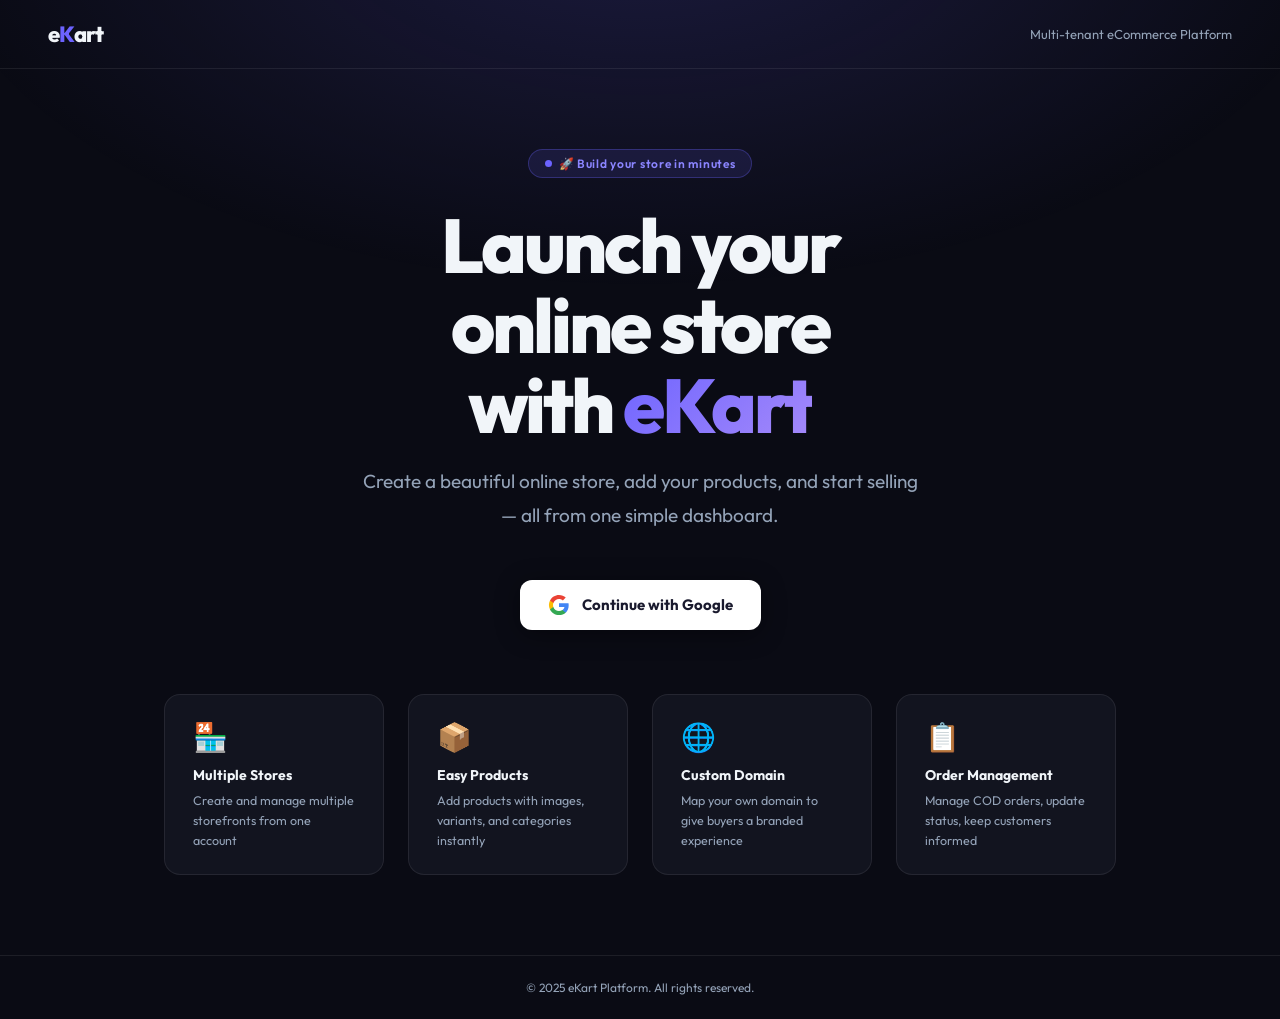
<file: ai-assistant.html>
<!DOCTYPE html>
<html lang="en">
<head>
<meta charset="UTF-8">
<meta name="viewport" content="width=device-width, initial-scale=1.0, maximum-scale=1.0">
<title>eKart — AI Assistant</title>
<link rel="preconnect" href="https://fonts.googleapis.com">
<link rel="preconnect" href="https://fonts.gstatic.com" crossorigin>
<link href="https://fonts.googleapis.com/css2?family=Plus+Jakarta+Sans:wght@300;400;500;600;700;800&family=JetBrains+Mono:wght@400;500;600&display=swap" rel="stylesheet">
<link rel="stylesheet" href="shared.css">

<script>
;(function(){
  var dark = localStorage.getItem('ekart_theme') === 'dark';
  if(dark) document.documentElement.setAttribute('data-theme','dark');
  document.documentElement.style.background = dark ? '#07080D' : '#F2F3F9';
})();
</script>
<script src="api.js"></script>
<script src="shared.js"></script>
<script src="nav.js"></script>

<style>
/* ── Skeleton — chat-specific layout ────────────────────────── */
.skel-body{
  flex:1; padding:16px 20px; overflow:hidden;
  display:grid; grid-template-columns:1fr 380px; gap:16px;
}
.skel-chat-col{display:flex;flex-direction:column;gap:0}
.skel-chat-panel{
  flex:1;background:var(--surface);border:1px solid var(--border);
  border-radius:var(--r-lg);overflow:hidden;display:flex;flex-direction:column;
}
.skel-chat-hdr{
  height:66px;border-bottom:1px solid var(--border);
  display:flex;align-items:center;gap:12px;padding:0 18px;flex-shrink:0;
}
.skel-chat-msgs{flex:1;padding:20px;display:flex;flex-direction:column;gap:14px}
.skel-msg-row{display:flex;align-items:flex-end;gap:10px}
.skel-msg-row.user{flex-direction:row-reverse}
.skel-chat-footer{
  height:72px;border-top:1px solid var(--border);
  padding:14px;display:flex;align-items:center;gap:8px;flex-shrink:0;
}
.skel-action-col{
  background:var(--surface);border:1px dashed var(--border-md);
  border-radius:var(--r-lg);
  display:flex;flex-direction:column;align-items:center;
  justify-content:center;gap:12px;padding:40px 28px;
}
@media(max-width:900px){
  #page-skeleton{left:0;top:56px}
  .skel-body{grid-template-columns:1fr}
  .skel-action-col{display:none}
}

/* ── Content area ────────────────────────────────────────────── */
.content{
  flex:1;padding:16px 20px;background:var(--bg);
  min-width:0;min-height:0;overflow:hidden;
  display:flex;flex-direction:column;
}

/* Lock main-wrap to viewport so the chat never causes page scroll */
.main-wrap{
  height:100vh;
  overflow:hidden;
}

/* ── AI root layout ──────────────────────────────────────────── */
.ai-root{
  display:grid;grid-template-columns:1fr 388px;gap:16px;
  flex:1;min-height:0;height:100%;
}

/* ── Chat panel ──────────────────────────────────────────────── */
.chat-panel{
  display:flex;flex-direction:column;
  background:var(--surface);border:1px solid var(--border);
  border-radius:var(--r-lg);overflow:hidden;
  box-shadow:var(--sh-sm);transition:border-color .2s,box-shadow .2s;
  position:relative;min-height:0;
}
.chat-panel:focus-within{
  border-color:rgba(124,111,255,.25);
  box-shadow:var(--sh),0 0 0 1px var(--accent-dim);
}
.chat-header{
  padding:14px 18px;border-bottom:1px solid var(--border);
  display:flex;align-items:center;gap:12px;flex-shrink:0;
  background:linear-gradient(135deg,var(--accent-soft) 0%,transparent 60%);
}
.chat-header-avatar{
  width:40px;height:40px;
  background:linear-gradient(135deg,var(--accent),#a78bfa);
  border-radius:var(--r-sm);display:flex;align-items:center;justify-content:center;
  font-size:19px;flex-shrink:0;box-shadow:0 0 18px var(--accent-glow);
}
.chat-header-info h2{font-size:13.5px;font-weight:800;letter-spacing:-.02em;color:var(--text)}
.chat-header-info p{font-size:11px;color:var(--text-3);margin-top:1px}
.chat-status-dot{
  width:8px;height:8px;border-radius:50%;background:var(--green);
  box-shadow:0 0 7px var(--green);margin-left:auto;flex-shrink:0;position:relative;
}
.chat-status-dot::after{
  content:'';position:absolute;inset:0;border-radius:50%;
  background:var(--green);animation:statusRing 2s ease-out infinite;
}
@keyframes statusRing{0%{transform:scale(1);opacity:.7}70%{transform:scale(2.4);opacity:0}100%{transform:scale(2.4);opacity:0}}

/* ── Messages ────────────────────────────────────────────────── */
.chat-messages{
  flex:1;overflow-y:auto;padding:20px;
  display:flex;flex-direction:column;gap:16px;
  scroll-behavior:smooth;transition:opacity .2s ease;min-height:0;
}
.chat-messages::-webkit-scrollbar{width:4px}
.chat-messages::-webkit-scrollbar-thumb{background:var(--border-md);border-radius:4px}
.chat-messages.store-switching{opacity:.3;pointer-events:none}
.msg{display:flex;gap:10px;align-items:flex-end;animation:msgIn .25s ease both}
@keyframes msgIn{from{opacity:0;transform:translateY(10px)}to{opacity:1;transform:translateY(0)}}
.msg.user{flex-direction:row-reverse}
.msg-avatar{
  width:28px;height:28px;border-radius:var(--r-sm);
  display:flex;align-items:center;justify-content:center;font-size:13px;flex-shrink:0;
}
.msg.ai   .msg-avatar{background:linear-gradient(135deg,var(--accent),#a78bfa);box-shadow:0 2px 8px var(--accent-glow)}
.msg.user .msg-avatar{background:var(--surface-3);border:1px solid var(--border-md);font-size:11px;font-weight:800;color:var(--text-2)}
.msg-bubble{
  max-width:76%;padding:11px 15px;
  border-radius:var(--r);font-size:13.5px;line-height:1.65;
  color:var(--text);word-break:break-word;
}
.msg.ai .msg-bubble{
  background:var(--surface-2);border:1px solid var(--border);
  border-bottom-left-radius:4px;
}
.msg.user .msg-bubble{
  background:linear-gradient(135deg,var(--accent),#7c73ff);color:#fff;
  border-bottom-right-radius:4px;box-shadow:0 3px 12px var(--accent-glow);
}
.msg-bubble strong{color:var(--accent-2);font-weight:700}
.msg.user .msg-bubble strong{color:rgba(255,255,255,.9)}
.typing-dots{display:flex;gap:4px;align-items:center;padding:4px 2px}
.typing-dots span{width:6px;height:6px;border-radius:50%;background:var(--text-3);animation:blink 1.2s ease infinite}
.typing-dots span:nth-child(2){animation-delay:.2s}
.typing-dots span:nth-child(3){animation-delay:.4s}
@keyframes blink{0%,80%,100%{opacity:.25}40%{opacity:1}}

/* ── Quick chips ─────────────────────────────────────────────── */
.quick-chips{
  display:flex;flex-wrap:wrap;gap:7px;padding:8px 18px 4px;
  transition:opacity .2s ease;flex-shrink:0;
}
.quick-chips.store-switching{opacity:.3;pointer-events:none}
.chip{
  background:var(--surface-2);border:1px solid var(--border-md);
  border-radius:30px;padding:6px 14px;
  font-size:12px;font-weight:600;color:var(--text-2);
  cursor:pointer;transition:var(--t);font-family:var(--font);
  animation:chipIn .2s ease both;
}
@keyframes chipIn{from{opacity:0;transform:scale(.92)}to{opacity:1;transform:scale(1)}}
.chip:hover{border-color:var(--accent);color:var(--accent-2);background:var(--accent-dim);transform:translateY(-1px)}

/* ── Input bar ───────────────────────────────────────────────── */
.chat-input-wrap{
  padding:12px 14px;border-top:1px solid var(--border);
  display:flex;gap:8px;align-items:flex-end;
  flex-shrink:0;background:var(--surface);transition:opacity .2s ease;
}
.chat-input-wrap.store-switching{opacity:.3;pointer-events:none}
.chat-input{
  flex:1;background:var(--surface-2);border:1px solid var(--border-md);
  border-radius:var(--r-sm);padding:11px 15px;
  font-size:13.5px;color:var(--text);font-family:var(--font);
  resize:none;max-height:120px;min-height:44px;line-height:1.5;
  transition:border-color .15s,box-shadow .15s;outline:none;
}
.chat-input:focus{
  border-color:rgba(124,111,255,.5);
  box-shadow:0 0 0 3px var(--accent-dim);background:var(--surface-3);
}
.chat-input::placeholder{color:var(--text-3)}
.chat-input.listening{
  border-color:rgba(239,68,68,.45)!important;
  background:rgba(239,68,68,.03)!important;
  box-shadow:0 0 0 3px rgba(239,68,68,.08)!important;
}
.chat-send-btn{
  width:44px;height:44px;border-radius:var(--r-sm);
  background:linear-gradient(135deg,var(--accent),#7c73ff);
  border:none;display:flex;align-items:center;justify-content:center;
  cursor:pointer;font-size:18px;flex-shrink:0;
  transition:opacity .15s,transform .1s,box-shadow .15s;
  box-shadow:0 3px 12px var(--accent-glow);
}
.chat-send-btn:hover  {opacity:.88;box-shadow:0 5px 18px var(--accent-glow)}
.chat-send-btn:active {transform:scale(.94)}
.chat-send-btn:disabled{opacity:.38;cursor:not-allowed;box-shadow:none}

/* ── Language / mic tools ────────────────────────────────────── */
.input-tools{display:flex;gap:6px;align-items:flex-end;flex-shrink:0}
.chat-mic-btn-solo{
  width:44px;height:44px;border-radius:var(--r-sm);
  background:var(--surface-2);border:1px solid var(--border-md);
  display:flex;align-items:center;justify-content:center;
  cursor:pointer;font-size:18px;flex-shrink:0;transition:var(--t);
}
.chat-mic-btn-solo:hover  {border-color:rgba(124,111,255,.4);background:var(--accent-dim)}
.chat-mic-btn-solo:disabled{opacity:.35;cursor:not-allowed}
.chat-mic-btn-solo.recording{
  background:rgba(239,68,68,.1);border-color:rgba(239,68,68,.55);
  animation:micGlow 1.2s ease-in-out infinite;
}
@keyframes micGlow{0%,100%{box-shadow:0 0 0 0 rgba(239,68,68,.45)}50%{box-shadow:0 0 0 8px rgba(239,68,68,0)}}
.lang-wrap{position:relative;flex-shrink:0}
.lang-btn{
  height:44px;min-width:66px;padding:0 11px;border-radius:var(--r-sm);
  background:var(--surface-2);border:1px solid var(--border-md);
  display:flex;align-items:center;justify-content:center;gap:5px;
  cursor:pointer;font-size:12px;font-weight:700;color:var(--text-2);
  font-family:var(--font);transition:var(--t);white-space:nowrap;user-select:none;
}
.lang-btn:hover {border-color:rgba(124,111,255,.45);color:var(--accent-2);background:var(--accent-dim)}
.lang-btn.open  {border-color:rgba(124,111,255,.55);color:var(--accent-2);background:var(--accent-dim)}
.lang-btn .lb-flag{font-size:15px;line-height:1}
.lang-btn .lb-code{font-size:12px;font-weight:800;letter-spacing:.03em}
.lang-btn .lb-arrow{font-size:9px;opacity:.55;margin-left:1px;transition:transform .15s}
.lang-btn.open .lb-arrow{transform:rotate(180deg)}
.lang-btn.recording{border-color:rgba(239,68,68,.5);background:rgba(239,68,68,.07);color:#ef4444}
.rec-pulse{
  width:7px;height:7px;border-radius:50%;background:#ef4444;
  animation:recPulse 1s ease-in-out infinite;flex-shrink:0;display:none;
}
.lang-btn.recording .rec-pulse{display:block}
@keyframes recPulse{0%,100%{opacity:1;transform:scale(1)}50%{opacity:.4;transform:scale(.7)}}
.lang-dropdown{
  position:absolute;bottom:calc(100% + 8px);right:0;
  background:var(--surface);border:1px solid var(--border-md);
  border-radius:var(--r-lg);padding:8px 6px;
  min-width:210px;max-height:320px;overflow-y:auto;
  box-shadow:var(--sh-lg);z-index:9999;display:none;
}
.lang-dropdown::-webkit-scrollbar{width:3px}
.lang-dropdown::-webkit-scrollbar-thumb{background:var(--border-md);border-radius:3px}
.lang-dropdown.open{display:block;animation:ddFadeUp .15s ease}
@keyframes ddFadeUp{from{opacity:0;transform:translateY(6px)}to{opacity:1;transform:translateY(0)}}
.lang-dd-head{padding:4px 10px 8px;font-size:10px;font-weight:800;color:var(--text-3);text-transform:uppercase;letter-spacing:.08em}
.lang-dd-item{
  display:flex;align-items:center;gap:10px;padding:8px 10px;border-radius:9px;
  cursor:pointer;font-size:13px;font-weight:600;color:var(--text-2);transition:background .12s;
}
.lang-dd-item:hover {background:var(--surface-2);color:var(--text)}
.lang-dd-item.active{background:var(--accent-dim);color:var(--accent-2)}
.lang-dd-item .dd-flag {font-size:17px;flex-shrink:0}
.lang-dd-item .dd-name {flex:1}
.lang-dd-item .dd-check{font-size:13px;color:var(--accent);opacity:0}
.lang-dd-item.active .dd-check{opacity:1}
.lang-dd-sep{height:1px;background:var(--border);margin:5px 4px}

/* ── Store-switch overlay ─────────────────────────────────────── */
.store-switch-overlay{
  display:none;position:absolute;inset:0;
  background:rgba(255,255,255,.65);border-radius:var(--r-lg);
  z-index:100;align-items:center;justify-content:center;flex-direction:column;
  gap:10px;backdrop-filter:blur(2px);-webkit-backdrop-filter:blur(2px);
}
[data-theme="dark"] .store-switch-overlay{background:rgba(12,14,22,.65)}
.store-switch-overlay.active{display:flex;animation:overlayIn .2s ease}
@keyframes overlayIn{from{opacity:0}to{opacity:1}}
.store-switch-spinner{
  width:32px;height:32px;border:3px solid var(--accent-dim);
  border-top-color:var(--accent);border-radius:50%;
  animation:storeSpin .7s linear infinite;
}
@keyframes storeSpin{to{transform:rotate(360deg)}}
.store-switch-label{font-size:12px;font-weight:600;color:var(--text-2)}

/* ── Action panel (DESKTOP) ──────────────────────────────────── */
.action-panel{
  display:flex;flex-direction:column;gap:0;
  overflow-y:auto;overflow-x:hidden;height:100%;padding-bottom:4px;
  transition:opacity .25s ease;
}
.action-panel::-webkit-scrollbar{width:4px}
.action-panel::-webkit-scrollbar-thumb{background:var(--border-md);border-radius:4px}
.action-panel.store-switching{opacity:.3;pointer-events:none}
.action-empty{
  background:var(--surface);border:1px dashed var(--border-md);
  border-radius:var(--r-lg);padding:44px 28px;
  text-align:center;color:var(--text-3);font-size:13px;line-height:1.7;
  box-shadow:var(--sh-sm);
}
.action-empty-icon{font-size:40px;margin-bottom:14px;opacity:.45}
.action-empty h3{font-size:13.5px;font-weight:700;color:var(--text-2);margin-bottom:6px}

/* ── Action card ─────────────────────────────────────────────── */
.action-card{
  background:var(--surface);border:1px solid var(--border);
  border-radius:var(--r-lg);overflow:visible;
  animation:acCardIn .3s ease both;transition:border-color .2s,box-shadow .2s;
  flex-shrink:0;box-shadow:var(--sh-sm);
}
.action-card:hover{border-color:rgba(124,111,255,.28);box-shadow:var(--sh)}
@keyframes acCardIn{from{opacity:0;transform:translateX(20px)}to{opacity:1;transform:translateX(0)}}
.action-card-header{
  padding:14px 16px 12px;border-bottom:1px solid var(--border);
  display:flex;align-items:center;gap:10px;
  background:linear-gradient(135deg,var(--accent-soft),transparent);
  border-radius:var(--r-lg) var(--r-lg) 0 0;
}
.action-card-icon{
  width:36px;height:36px;border-radius:var(--r-sm);
  display:flex;align-items:center;justify-content:center;font-size:17px;flex-shrink:0;
}
.action-card-title{font-size:13px;font-weight:800;letter-spacing:-.01em;color:var(--text)}
.action-card-sub  {font-size:11px;color:var(--text-3);margin-top:2px}
.action-card-body {padding:14px 16px 18px}
.ac-field{margin-bottom:10px}
.ac-field label{
  display:block;font-size:10.5px;font-weight:800;
  text-transform:uppercase;letter-spacing:.07em;color:var(--text-3);margin-bottom:5px;
}
.ac-field input,.ac-field textarea,.ac-field select{
  width:100%;background:var(--surface-2);border:1px solid var(--border-md);
  border-radius:var(--r-sm);padding:9px 12px;font-size:13px;color:var(--text);
  font-family:var(--font);transition:border-color .15s,box-shadow .15s;outline:none;box-sizing:border-box;
}
.ac-field input:focus,.ac-field textarea:focus,.ac-field select:focus{
  border-color:rgba(124,111,255,.5);box-shadow:0 0 0 3px var(--accent-dim);background:var(--surface-3);
}
.ac-field textarea{resize:none;height:72px;line-height:1.5}
.ac-field select option{background:var(--surface);color:var(--text)}
.ac-field-row{display:grid;grid-template-columns:1fr 1fr;gap:8px;margin-bottom:10px}
.ac-field-row .ac-field{margin-bottom:0}
.ac-actions{
  display:flex;gap:8px;flex-wrap:wrap;
  margin-top:14px;padding-top:12px;border-top:1px solid var(--border);padding-bottom:4px;
}
.btn-save{
  flex:1;
  background:linear-gradient(135deg,var(--accent),#7c73ff);
  border:none;border-radius:var(--r-sm);padding:10px 14px;
  font-size:12.5px;font-weight:700;color:white;cursor:pointer;font-family:var(--font);
  transition:opacity .15s,transform .1s,box-shadow .15s;white-space:nowrap;
  box-shadow:0 2px 10px var(--accent-glow);
}
.btn-save:hover  {opacity:.88;box-shadow:0 4px 14px var(--accent-glow)}
.btn-save:active {transform:scale(.97)}
.btn-save:disabled{opacity:.4;cursor:not-allowed;box-shadow:none}
.btn-save-outline{
  flex:1;background:transparent;
  border:1px solid var(--border-md);border-radius:var(--r-sm);
  padding:10px 14px;font-size:12.5px;font-weight:700;color:var(--text-2);
  cursor:pointer;font-family:var(--font);transition:var(--t);white-space:nowrap;
}
.btn-save-outline:hover{border-color:var(--accent);color:var(--accent-2);background:var(--accent-dim)}

/* ── Card sub-components ─────────────────────────────────────── */
/* ── File upload + image preview (matches merchant.html) ──────── */
.file-input-ac{
  width:100%;background:var(--surface-2);border:1px solid var(--border-md);
  border-radius:var(--r-sm);padding:7px 11px;color:var(--text);
  font-family:var(--font);font-size:12.5px;cursor:pointer;
  transition:border-color .15s;outline:none;box-sizing:border-box;
}
.file-input-ac:hover{border-color:rgba(124,111,255,.4)}
.img-previews-ac{display:flex;gap:7px;flex-wrap:wrap;margin-top:8px}
.img-previews-ac img{
  width:48px;height:48px;border-radius:8px;object-fit:cover;
  border:1px solid var(--border-md);transition:transform .2s;
}
.img-previews-ac img:hover{transform:scale(1.08)}

/* ── Tag cloud ────────────────────────────────────────────────── */
.tag-cloud{display:flex;flex-wrap:wrap;gap:5px;margin-top:6px}
.tag-pill{background:var(--accent-dim);color:var(--accent-2);border:1px solid rgba(124,111,255,.2);border-radius:5px;padding:2px 9px;font-size:11.5px;font-weight:600}
.hi-item{display:flex;align-items:flex-start;gap:7px;padding:5px 0;font-size:12.5px;color:var(--text-2);line-height:1.5}
.hi-dot{width:5px;height:5px;border-radius:50%;background:var(--accent);flex-shrink:0;margin-top:5px}
.cat-pill-grid{display:flex;flex-wrap:wrap;gap:6px}
.cat-pill{
  background:var(--surface-2);border:1.5px solid var(--border-md);
  border-radius:var(--r-xs);padding:5px 11px;
  font-size:12px;font-weight:600;color:var(--text-2);cursor:pointer;transition:var(--t);
}
.cat-pill.selected{border-color:var(--accent);background:var(--accent-dim);color:var(--accent-2)}
.name-suggestion{
  background:var(--surface-2);border:1px solid var(--border-md);
  border-radius:var(--r-xs);padding:8px 12px;font-size:13px;font-weight:600;
  cursor:pointer;transition:var(--t);
  display:flex;align-items:center;justify-content:space-between;
}
.name-suggestion:hover{border-color:var(--accent);color:var(--accent-2);background:var(--accent-dim);transform:translateX(2px)}
.name-suggestions{display:flex;flex-direction:column;gap:5px;margin-top:4px}
.cat-item-wrap{margin-bottom:10px;padding:10px;background:var(--surface-2);border-radius:var(--r-sm);border:1px solid var(--border)}

/* ── Coupon card ─────────────────────────────────────────────── */
.coupon-banner{
  background:linear-gradient(135deg,var(--accent-dim),var(--accent-soft));
  border:1.5px dashed rgba(124,111,255,.35);border-radius:var(--r-sm);
  padding:14px 16px 11px;text-align:center;margin-bottom:14px;
  cursor:pointer;transition:var(--t);
}
.coupon-banner:hover{background:linear-gradient(135deg,rgba(124,111,255,.14),rgba(124,115,255,.07));border-color:rgba(124,111,255,.5);transform:scale(1.01)}
.coupon-code-display{font-family:var(--mono);font-size:22px;font-weight:700;color:var(--accent-2);letter-spacing:.08em;line-height:1;margin-bottom:6px}
.coupon-badge{display:inline-block;background:var(--accent-dim);border:1px solid rgba(124,111,255,.25);border-radius:20px;padding:3px 12px;font-size:12px;font-weight:700;color:var(--accent-2);letter-spacing:.02em;transition:var(--t)}
.coupon-copy-hint{font-size:10.5px;color:var(--text-3);margin-top:5px}

/* ── Insights card ───────────────────────────────────────────── */
.insight-section{margin-bottom:12px}
.insight-section h4{font-size:10.5px;font-weight:800;text-transform:uppercase;letter-spacing:.07em;color:var(--text-3);margin-bottom:7px}
.insight-summary-box{font-size:13px;color:var(--text-2);line-height:1.7;margin-bottom:12px;padding:12px;background:var(--surface-2);border-radius:var(--r-sm);border:1px solid var(--border)}

/* ════════════════════════════════════════════════════════════════
   MOBILE / TABLET ACTION DRAWER + FAB
   ════════════════════════════════════════════════════════════════ */

/* ── FAB — floating action button (mobile/tablet only) ────────── */
.action-fab{
  display:none; /* hidden on desktop */
  position:fixed;bottom:24px;right:20px;z-index:800;
  align-items:center;gap:9px;
  background:linear-gradient(135deg,var(--accent),#7c73ff);
  border:none;border-radius:999px;padding:12px 18px 12px 14px;
  color:white;font-size:13px;font-weight:700;font-family:var(--font);
  cursor:pointer;box-shadow:0 6px 24px var(--accent-glow);
  transition:transform .2s cubic-bezier(.34,1.56,.64,1),opacity .2s,box-shadow .2s;
  user-select:none;-webkit-tap-highlight-color:transparent;
}
.action-fab:active{transform:scale(.94)}
.action-fab.hidden{opacity:0;pointer-events:none;transform:scale(.8) translateY(10px)}
.action-fab.visible{opacity:1;pointer-events:all;transform:scale(1) translateY(0);animation:fabPop .35s cubic-bezier(.34,1.56,.64,1) both}
@keyframes fabPop{from{opacity:0;transform:scale(.7) translateY(16px)}to{opacity:1;transform:scale(1) translateY(0)}}
.action-fab-icon{font-size:17px;line-height:1}
.action-fab-label{line-height:1}
.action-fab-badge{
  width:18px;height:18px;border-radius:50%;
  background:#ef4444;color:white;font-size:10px;font-weight:800;
  display:flex;align-items:center;justify-content:center;flex-shrink:0;
  border:2px solid white;margin-left:2px;
  animation:badgePulse 2s ease-in-out infinite;
}
@keyframes badgePulse{0%,100%{box-shadow:0 0 0 0 rgba(239,68,68,.5)}60%{box-shadow:0 0 0 6px rgba(239,68,68,0)}}

/* ── Bottom drawer backdrop ───────────────────────────────────── */
.drawer-backdrop{
  display:none;position:fixed;inset:0;background:rgba(0,0,0,.45);
  z-index:850;opacity:0;transition:opacity .25s ease;
  -webkit-tap-highlight-color:transparent;
}
.drawer-backdrop.open{display:block;opacity:1}
[data-theme="dark"] .drawer-backdrop{background:rgba(0,0,0,.65)}

/* ── Bottom drawer ────────────────────────────────────────────── */
.action-drawer{
  display:none;position:fixed;
  left:0;right:0;bottom:0;z-index:900;
  background:var(--surface);
  border-radius:20px 20px 0 0;
  box-shadow:0 -8px 40px rgba(0,0,0,.25);
  max-height:90vh;
  flex-direction:column;
  overflow:hidden;
  transform:translateY(100%);
  transition:transform .32s cubic-bezier(.32,.72,0,1);
}
.action-drawer.open{transform:translateY(0)}
.drawer-pill{
  width:36px;height:4px;border-radius:2px;
  background:var(--border-md);margin:10px auto 0;flex-shrink:0;
}
.drawer-header{
  display:flex;align-items:center;justify-content:space-between;
  padding:12px 16px 10px;border-bottom:1px solid var(--border);flex-shrink:0;
}
.drawer-title{
  font-size:14px;font-weight:800;color:var(--text);
  display:flex;align-items:center;gap:8px;
}
.drawer-title-icon{
  width:28px;height:28px;border-radius:8px;
  background:linear-gradient(135deg,var(--accent),#7c73ff);
  display:flex;align-items:center;justify-content:center;font-size:13px;
}
.drawer-close{
  width:30px;height:30px;border-radius:50%;border:none;
  background:var(--surface-2);color:var(--text-2);font-size:14px;
  cursor:pointer;display:flex;align-items:center;justify-content:center;
  transition:var(--t);-webkit-tap-highlight-color:transparent;
}
.drawer-close:hover{background:var(--surface-3);color:var(--text)}
.drawer-scroll{
  flex:1;overflow-y:auto;padding:14px;
  overscroll-behavior:contain;-webkit-overflow-scrolling:touch;
}
.drawer-scroll::-webkit-scrollbar{width:3px}
.drawer-scroll::-webkit-scrollbar-thumb{background:var(--border-md);border-radius:3px}

/* ── Touch drag for drawer ────────────────────────────────────── */
.drawer-drag-handle{
  padding:6px 0 2px;cursor:grab;flex-shrink:0;
  display:flex;flex-direction:column;align-items:center;
}

/* ── Responsive layout ───────────────────────────────────────── */
@media(max-width:1100px){.ai-root{grid-template-columns:1fr 340px}}

@media(max-width:900px){
  /* Switch to single-column — action panel is in the drawer */
  .ai-root{
    grid-template-columns:1fr;
    height:100%;  /* account for mobile topbar */
    gap:0;
  }
  /* Desktop action panel becomes invisible — drawer takes over */
  .action-panel{display:none!important}
  /* Chat panel fills the whole grid */
  .chat-panel{height:100%;min-height:0}
  /* Show FAB */
  .action-fab{display:flex}
  /* Show drawer */
  .action-drawer{display:flex}
  .content{padding:14px 14px 14px}
}

@media(max-width:648px){
  .ai-root{height:100%}
  .content{padding:10px 10px 10px}
  .chat-header{padding:11px 14px}
  .chat-header-avatar{width:34px;height:34px;font-size:16px}
  .chat-header-info h2{font-size:12.5px}
  .chat-header-info p{display:none}
  .chat-messages{padding:14px;gap:12px}
  .msg-bubble{font-size:13px;padding:9px 13px}
  .lang-btn{min-width:58px}
  .action-fab{bottom:18px;right:14px;padding:11px 15px 11px 12px}
}

@media(max-width:380px){
  .chat-input{font-size:13px}
  .chat-send-btn,.chat-mic-btn-solo{width:40px;height:40px}
  .lang-btn{height:40px;min-width:52px}
}
</style>
</head>
<body>

<div id="toast-container"></div>

<!-- MOBILE TOPBAR -->
<div class="mobile-topbar" id="mobileTopbar">
  <div class="mob-left">
    <button class="hamburger" onclick="openMobileSidebar()" aria-label="Open menu">
      <svg viewBox="0 0 16 16"><line x1="1" y1="4" x2="15" y2="4"/><line x1="1" y1="8" x2="15" y2="8"/><line x1="1" y1="12" x2="15" y2="12"/></svg>
    </button>
    <a class="mob-logo" href="home.html">e<span>K</span>art</a>
  </div>
  <div class="mob-right">
    <div class="mob-store-wrap" id="mob-store-wrap">
      <select class="mob-store-selector" id="mob-store-selector" onchange="onStoreChange(this.value)"></select>
    </div>
    <button class="theme-toggle" id="themeToggleMob" onclick="toggleTheme()" title="Toggle theme" style="width:32px;height:32px;font-size:14px;">☀️</button>
  </div>
</div>

<!-- SKELETON -->
<div id="page-skeleton">
  <div class="skel-topbar">
    <div class="skel" style="height:14px;width:110px;border-radius:5px;"></div>
    <div style="display:flex;gap:10px;align-items:center;">
      <div class="skel" style="height:36px;width:190px;border-radius:var(--r-sm);"></div>
      <div class="skel" style="height:36px;width:36px;border-radius:var(--r-sm);"></div>
    </div>
  </div>
  <div class="skel-body">
    <div class="skel-chat-col">
      <div class="skel-chat-panel">
        <div class="skel-chat-hdr">
          <div class="skel" style="width:40px;height:40px;border-radius:var(--r-sm);flex-shrink:0;"></div>
          <div style="flex:1;display:flex;flex-direction:column;gap:6px;">
            <div class="skel" style="height:13px;width:140px;"></div>
            <div class="skel" style="height:10px;width:210px;"></div>
          </div>
          <div class="skel" style="width:8px;height:8px;border-radius:50%;flex-shrink:0;margin-left:auto;"></div>
        </div>
        <div class="skel-chat-msgs">
          <div class="skel-msg-row">
            <div class="skel" style="width:28px;height:28px;border-radius:var(--r-sm);flex-shrink:0;"></div>
            <div class="skel" style="height:80px;width:68%;border-radius:var(--r);border-bottom-left-radius:4px;"></div>
          </div>
          <div class="skel-msg-row user">
            <div class="skel" style="width:28px;height:28px;border-radius:var(--r-sm);flex-shrink:0;"></div>
            <div class="skel" style="height:40px;width:42%;border-radius:var(--r);border-bottom-right-radius:4px;"></div>
          </div>
          <div class="skel-msg-row">
            <div class="skel" style="width:28px;height:28px;border-radius:var(--r-sm);flex-shrink:0;"></div>
            <div class="skel" style="height:52px;width:55%;border-radius:var(--r);border-bottom-left-radius:4px;"></div>
          </div>
          <div style="display:flex;gap:7px;margin-top:4px;padding-left:38px;">
            <div class="skel" style="height:30px;width:120px;border-radius:30px;"></div>
            <div class="skel" style="height:30px;width:100px;border-radius:30px;"></div>
            <div class="skel" style="height:30px;width:90px;border-radius:30px;"></div>
          </div>
        </div>
        <div class="skel-chat-footer">
          <div class="skel" style="flex:1;height:44px;border-radius:var(--r-sm);"></div>
          <div class="skel" style="width:66px;height:44px;border-radius:var(--r-sm);flex-shrink:0;"></div>
          <div class="skel" style="width:44px;height:44px;border-radius:var(--r-sm);flex-shrink:0;"></div>
          <div class="skel" style="width:44px;height:44px;border-radius:var(--r-sm);flex-shrink:0;"></div>
        </div>
      </div>
    </div>
    <div class="skel-action-col">
      <div class="skel" style="width:40px;height:40px;border-radius:var(--r-sm);opacity:.3;"></div>
      <div class="skel" style="height:14px;width:140px;border-radius:5px;opacity:.25;"></div>
      <div class="skel" style="height:11px;width:210px;border-radius:4px;opacity:.18;"></div>
      <div class="skel" style="height:11px;width:170px;border-radius:4px;opacity:.14;"></div>
    </div>
  </div>
</div>

<!-- SIDEBAR -->
<div class="sidebar-backdrop" id="sidebarBackdrop" onclick="closeMobileSidebar()"></div>
<div class="sidebar" id="sidebar">
  <a class="sidebar-logo" href="home.html">e<span class="logo-k">K</span>art</a>
  <div class="sidebar-user-skel" id="sidebar-user-skel">
    <div class="skel" style="width:34px;height:34px;border-radius:50%;flex-shrink:0;"></div>
    <div style="flex:1;display:flex;flex-direction:column;gap:5px;">
      <div class="skel" style="height:10px;width:90px;border-radius:4px;"></div>
      <div class="skel" style="height:8px;width:120px;border-radius:3px;"></div>
    </div>
  </div>
  <div class="sidebar-user loading" id="sidebar-user-real">
    <div class="sidebar-avatar" id="nav-avatar"></div>
    <div class="sidebar-user-info">
      <div class="sidebar-user-name"  id="nav-user-name"></div>
      <div class="sidebar-user-email" id="nav-user-email"></div>
    </div>
  </div>
  <div id="sidebar-nav"></div>
  <div class="sidebar-bottom">
    <button class="btn-logout" onclick="logout()">↩&nbsp; Log out</button>
  </div>
</div>

<!-- MAIN -->
<div class="main-wrap">
  <div class="topbar">
    <div class="topbar-left"><span class="topbar-title">AI Assistant</span></div>
    <div class="topbar-right">
      <div class="store-select-wrap" id="store-select-wrap">
        <span class="store-select-label">Store</span>
        <select class="store-selector" id="store-selector" onchange="onStoreChange(this.value)"></select>
      </div>
      <button class="theme-toggle" id="themeToggleBtn" onclick="toggleTheme()" title="Toggle theme">☀️</button>
      <div id="topbar-actions"></div>
    </div>
  </div>

  <div id="page-content" class="content" style="display:none;">
    <div class="ai-root">

      <!-- LEFT: Chat -->
      <div class="chat-panel">
        <div class="store-switch-overlay" id="storeSwitchOverlay">
          <div class="store-switch-spinner"></div>
          <div class="store-switch-label">Loading store…</div>
        </div>
        <div class="chat-header">
          <div class="chat-header-avatar">🤖</div>
          <div class="chat-header-info">
            <h2>eKart AI Assistant</h2>
            <p>Ask me anything about your store in any language</p>
          </div>
          <div class="chat-status-dot"></div>
        </div>
        <div class="chat-messages" id="chatMessages"></div>
        <div class="quick-chips" id="quickChips"></div>
        <div class="chat-input-wrap">
          <textarea class="chat-input" id="chatInput" placeholder="Type or speak your message…" rows="1"></textarea>
          <div class="input-tools">
            <div class="lang-wrap" id="langWrap">
              <button class="lang-btn" id="langBtn" onclick="toggleLangDD()" title="Choose voice language">
                <span class="rec-pulse"></span>
                <span class="lb-flag" id="lbFlag">🇮🇳</span>
                <span class="lb-code" id="lbCode">EN</span>
                <span class="lb-arrow">▼</span>
              </button>
              <div class="lang-dropdown" id="langDropdown"></div>
            </div>
            <button class="chat-mic-btn-solo" id="micBtn" onclick="toggleVoice()" title="Voice input">
              <span id="micIcon">🎙</span>
            </button>
          </div>
          <button class="chat-send-btn" id="sendBtn" onclick="sendMessage()" aria-label="Send">
            <svg width="18" height="18" viewBox="0 0 24 24" fill="none" stroke="white" stroke-width="2.5" stroke-linecap="round" stroke-linejoin="round"><line x1="22" y1="2" x2="11" y2="13"/><polygon points="22 2 15 22 11 13 2 9 22 2"/></svg>
          </button>
        </div>
      </div>

      <!-- RIGHT: Actions (desktop only — on mobile, the drawer takes over) -->
      <div class="action-panel" id="actionPanel">
        <div class="action-empty" id="actionEmpty">
          <div class="action-empty-icon">💬</div>
          <h3>Start a conversation</h3>
          <p>As you chat with the AI, smart action cards will appear here — ready for you to review and save with one click.</p>
        </div>
      </div>

    </div>
  </div>
</div>

<!-- ═══════════════════════════════════════════════════════════════
     MOBILE / TABLET: FAB + BOTTOM DRAWER
     ═══════════════════════════════════════════════════════════════ -->

<!-- Backdrop -->
<div class="drawer-backdrop" id="drawerBackdrop" onclick="closeActionDrawer()"></div>

<!-- Bottom drawer -->
<div class="action-drawer" id="actionDrawer" aria-modal="true" role="dialog" aria-label="Action Card">
  <div class="drawer-drag-handle" id="drawerHandle">
    <div class="drawer-pill"></div>
  </div>
  <div class="drawer-header">
    <div class="drawer-title">
      <div class="drawer-title-icon">🤖</div>
      <span id="drawerTitle">Action Card</span>
    </div>
    <button class="drawer-close" onclick="closeActionDrawer()" aria-label="Close"><svg width="12" height="12" viewBox="0 0 24 24" fill="none" stroke="currentColor" stroke-width="2.5" stroke-linecap="round"><line x1="18" y1="6" x2="6" y2="18"/><line x1="6" y1="6" x2="18" y2="18"/></svg></button>
  </div>
  <div class="drawer-scroll" id="drawerScroll">
    <!-- Action card injected here on mobile -->
  </div>
</div>

<!-- FAB -->
<button class="action-fab hidden" id="actionFab" onclick="openActionDrawer()" aria-label="View action card">
  <span class="action-fab-icon" id="fabIcon">📦</span>
  <span class="action-fab-label" id="fabLabel">Action Card</span>
  <span class="action-fab-badge">1</span>
</button>

<script>
/* ══════════════════════════════════════════════════════════════
   STATE
══════════════════════════════════════════════════════════════ */
let currentStoreId = '', allProducts = [], allCategories = [];
let conversationHistory = [], isTyping = false, userName = '', _storeSwitching = false;

/* ── Detect mobile/tablet ───────────────────────────────────── */
function isMobileLayout(){ return window.innerWidth <= 900; }

/* ══════════════════════════════════════════════════════════════
   DRAWER — open / close / drag
══════════════════════════════════════════════════════════════ */
let _drawerOpen = false;
let _lastCardAction = null;  // store last rendered action for drawer re-open

function openActionDrawer(){
  const drawer   = document.getElementById('actionDrawer');
  const backdrop = document.getElementById('drawerBackdrop');
  if(!drawer) return;
  drawer.classList.add('open');
  backdrop.classList.add('open');
  document.body.style.overflow = 'hidden';
  _drawerOpen = true;
}

function closeActionDrawer(){
  const drawer   = document.getElementById('actionDrawer');
  const backdrop = document.getElementById('drawerBackdrop');
  if(!drawer) return;
  drawer.classList.remove('open');
  backdrop.classList.remove('open');
  document.body.style.overflow = '';
  _drawerOpen = false;
}

/* Touch drag-to-dismiss */
(function(){
  let startY = 0, curY = 0, dragging = false;
  function onStart(e){
    const handle = document.getElementById('drawerHandle');
    if(!handle) return;
    startY = (e.touches ? e.touches[0].clientY : e.clientY);
    curY = startY; dragging = true;
  }
  function onMove(e){
    if(!dragging) return;
    curY = (e.touches ? e.touches[0].clientY : e.clientY);
    const dy = Math.max(0, curY - startY);
    const drawer = document.getElementById('actionDrawer');
    if(drawer) drawer.style.transform = `translateY(${dy}px)`;
    if(e.cancelable) e.preventDefault();
  }
  function onEnd(){
    if(!dragging) return;
    dragging = false;
    const drawer = document.getElementById('actionDrawer');
    if(!drawer) return;
    const dy = curY - startY;
    drawer.style.transform = '';
    drawer.style.transition = '';
    if(dy > 100) closeActionDrawer();
  }
  document.addEventListener('DOMContentLoaded', ()=>{
    const handle = document.getElementById('drawerHandle');
    if(handle){
      handle.addEventListener('touchstart', onStart, {passive:true});
      handle.addEventListener('touchmove',  onMove,  {passive:false});
      handle.addEventListener('touchend',   onEnd,   {passive:true});
    }
  });
})();

/* Show/hide FAB */
function showFab(icon, label){
  const fab = document.getElementById('actionFab');
  const fabIcon  = document.getElementById('fabIcon');
  const fabLabel = document.getElementById('fabLabel');
  if(!fab) return;
  if(fabIcon)  fabIcon.textContent  = icon  || '📦';
  if(fabLabel) fabLabel.textContent = label || 'Action Card';
  fab.classList.remove('hidden');
  fab.classList.add('visible');
}
function hideFab(){
  const fab = document.getElementById('actionFab');
  if(!fab) return;
  fab.classList.add('hidden');
  fab.classList.remove('visible');
}

/* ══════════════════════════════════════════════════════════════
   STORE SELECTORS
══════════════════════════════════════════════════════════════ */
function buildStoreSel(stores, activeId){
  const opts = stores.map(s=>`<option value="${s._id}"${s._id===activeId?' selected':''}>${s.name}</option>`).join('');
  const desk = document.getElementById('store-selector');
  const mob  = document.getElementById('mob-store-selector');
  if(desk) desk.innerHTML = opts;
  if(mob)  mob.innerHTML  = opts;
}

function onStoreChange(id){
  if(!id || id === currentStoreId) return;
  currentStoreId = id;
  sessionStorage.setItem('ekart_current_store', id);
  ['store-selector','mob-store-selector'].forEach(sid=>{const el=document.getElementById(sid);if(el&&el.value!==id)el.value=id;});
  triggerStoreSwitch();
}

/* ══════════════════════════════════════════════════════════════
   INIT
══════════════════════════════════════════════════════════════ */
window.addEventListener('DOMContentLoaded', async () => {
  const nav = await renderNav('ai-assistant', id => { onStoreChange(id); });
  if(!nav) return;

  currentStoreId = nav.currentStoreId;
  userName       = nav.user?.name || nav.user?.email || 'there';
  if(nav.stores && nav.stores.length) buildStoreSel(nav.stores, currentStoreId);

  if(currentStoreId) await loadStoreData();
  setupInput();
  addWelcomeMessage();
  showQuickChips(getInitialChips());
  initVoice();

  document.getElementById('page-content').style.display = '';
  dismissSkeleton();
});

/* ══════════════════════════════════════════════════════════════
   STORE SWITCH
══════════════════════════════════════════════════════════════ */
async function triggerStoreSwitch(){
  if(_storeSwitching) return;
  _storeSwitching = true;
  const overlay     = document.getElementById('storeSwitchOverlay');
  const msgs        = document.getElementById('chatMessages');
  const chips       = document.getElementById('quickChips');
  const inputWrap   = document.querySelector('.chat-input-wrap');
  const actionPanel = document.getElementById('actionPanel');
  overlay?.classList.add('active');
  msgs?.classList.add('store-switching');
  chips?.classList.add('store-switching');
  inputWrap?.classList.add('store-switching');
  actionPanel?.classList.add('store-switching');
  await loadStoreData();
  await new Promise(r=>setTimeout(r,320));
  conversationHistory = [];
  _lastCardAction = null;
  hideFab();
  closeActionDrawer();
  if(msgs){
    msgs.style.transition='opacity .18s ease'; msgs.style.opacity='0';
    await new Promise(r=>setTimeout(r,200));
    msgs.innerHTML=''; addWelcomeMessage(); msgs.style.opacity='1';
  }
  showQuickChips(getInitialChips());
  // Reset desktop panel
  if(actionPanel){
    actionPanel.innerHTML=`<div class="action-empty" id="actionEmpty"><div class="action-empty-icon">💬</div><h3>Start a conversation</h3><p>As you chat with the AI, smart action cards will appear here — ready for you to review and save with one click.</p></div>`;
  }
  // Reset drawer
  const drawerScroll = document.getElementById('drawerScroll');
  if(drawerScroll) drawerScroll.innerHTML = '';
  overlay?.classList.remove('active');
  msgs?.classList.remove('store-switching');
  chips?.classList.remove('store-switching');
  inputWrap?.classList.remove('store-switching');
  actionPanel?.classList.remove('store-switching');
  _storeSwitching = false;
}

async function loadStoreData(){
  if(!currentStoreId) return;
  try{
    [allProducts, allCategories] = await Promise.all([
      apiFetch(`/stores/${currentStoreId}/products`).catch(()=>[]),
      apiFetch(`/stores/${currentStoreId}/categories`).catch(()=>[])
    ]);
  }catch{}
}

/* ══════════════════════════════════════════════════════════════
   WELCOME + CHIPS
══════════════════════════════════════════════════════════════ */
function addWelcomeMessage(){
  const first = (userName||'there').split(' ')[0];
  addAIMessage(`Hi ${first}! 👋 I'm your eKart AI assistant. I can help you with:\n\n• **Add products** — describe a product and I'll fill in the details\n• **Create categories** — organise your catalogue effortlessly\n• **Store setup** — name, description, and category ideas\n• **Coupons & discounts** — create offers for your customers\n• **Sales insights** — understand your store performance\n\nYou can talk to me in any language — just type naturally!`);
}
function getInitialChips(){ return ['➕ Add a product','🗂️ Create a category','🏷️ Make a coupon','🏪 Setup my store','📊 Analyse my sales']; }
function showQuickChips(chips){ document.getElementById('quickChips').innerHTML=chips.map(c=>`<span class="chip" onclick="chipClick(this)">${c}</span>`).join(''); }
function chipClick(el){ document.getElementById('chatInput').value=el.textContent.trim(); sendMessage(); }

/* ══════════════════════════════════════════════════════════════
   INPUT
══════════════════════════════════════════════════════════════ */
function setupInput(){
  const inp=document.getElementById('chatInput');
  inp.addEventListener('keydown',e=>{ if(e.key==='Enter'&&!e.shiftKey){e.preventDefault();sendMessage();} });
  inp.addEventListener('input',()=>{ inp.style.height='auto'; inp.style.height=Math.min(inp.scrollHeight,120)+'px'; });
}

/* ══════════════════════════════════════════════════════════════
   SEND + CLAUDE API
══════════════════════════════════════════════════════════════ */
async function sendMessage(){
  if(_recActive) _stopVoice(false);
  if(_storeSwitching) return;
  const inp=document.getElementById('chatInput');
  const text=inp.value.trim();
  if(!text||isTyping) return;
  inp.value=''; inp.style.height='auto';
  document.getElementById('quickChips').innerHTML='';
  document.getElementById('sendBtn').disabled=true;
  addUserMessage(text);
  conversationHistory.push({role:'user',content:text});
  showTyping(); isTyping=true;
  try{
    const response=await callClaudeAPI(conversationHistory);
    hideTyping();
    const{message,action,chips}=response;
    conversationHistory.push({role:'assistant',content:JSON.stringify(response)});
    addAIMessage(message);
    if(action){
      if(action.data) Object.keys(action.data).forEach(k=>{const v=action.data[k];if(v!==null&&v!==undefined&&!Array.isArray(v)&&typeof v==='object')action.data[k]=JSON.stringify(v);});
      renderActionCard(action);
    }
    if(chips&&chips.length) showQuickChips(chips);
  }catch(err){hideTyping();addAIMessage('Sorry, something went wrong. Please try again! 😅');console.error(err);}
  isTyping=false;
  document.getElementById('sendBtn').disabled=false;
}

async function callClaudeAPI(history){
  const systemPrompt=buildSystemPrompt();
  const lastMsg=history[history.length-1]?.content||'';
  const res=await apiFetch('/ai/website-builder',{method:'POST',body:JSON.stringify({message:lastMsg,history:history.slice(0,-1).slice(-12),system_prompt:systemPrompt,site_state:{storeId:currentStoreId}})});
  const raw=res.reply||res.content||'';
  let parsed=null;
  try{parsed=JSON.parse(raw.trim());}catch{}
  if(!parsed){const m=raw.match(/```(?:json)?\s*([\s\S]*?)```/);if(m)try{parsed=JSON.parse(m[1].trim());}catch{}}
  if(!parsed){const si=raw.indexOf('{'),ei=raw.lastIndexOf('}');if(si!==-1&&ei>si)try{parsed=JSON.parse(raw.slice(si,ei+1));}catch{}}
  if(!parsed||parsed.message===undefined) return{message:raw||'Something went wrong, please try again.',chips:[],action:null};
  return parsed;
}

function buildSystemPrompt(){
  const cats  = allCategories.map(c=>c.name).join(', ')||'none';
  const prods = allProducts.slice(0,8).map(p=>p.name).join(', ')||'none';
  return `eKart merchant assistant. Reply in the user's language. Pure JSON only, no markdown.

Store: ${currentStoreId||'none'} | Categories: ${cats} | Products: ${prods}

SCOPE: Only help with products, categories, coupons, store setup, sales insights. Anything else → redirect warmly: "I can help with your store — products, coupons, setup or sales insights. What do you need? 😊" and set action:null.

CARD RULE: As soon as the user expresses intent (e.g. "create a product", "add category", "make a coupon") — ALWAYS render the action card immediately with whatever fields the user mentioned filled in, and empty strings/0/[] for everything else. Never wait for more info before showing the card. Ask follow-up questions in the message alongside the card.

FILL RULE: Only populate fields the user explicitly mentioned. Leave everything else "" or 0 or []. Never hallucinate names, descriptions, prices or tags.

CATEGORY RULE: The "category" action type is ONLY for CREATING new categories. If the user wants to CHOOSE/SELECT an existing category for a product, use action type "product" with the category field set to the chosen category name — this patches the product card's dropdown. Never render a category card with an empty categories array.

Response format:
{"message":"reply","chips":["chip1","chip2","chip3"],"action":null}

Action types (use only when user requests it):
product:  {"type":"product","title":"...","data":{"name":"","category":"exact name from existing categories list","price":0,"description":"","tags":[],"highlights":[],"sku":""}}
category: {"type":"category","title":"...","data":{"categories":[{"name":"new cat name","description":"","icon":"emoji"}]}} ← ONLY for creating NEW categories, never empty
store:    {"type":"store","title":"...","data":{"name_suggestions":[],"description":"","tagline":"","categories":[],"tips":[]}}
coupon:   {"type":"coupon","title":"...","data":{"code":"","discount_type":"percent|flat","discount_value":0,"min_order":0,"description":"","valid_days":30}}
insights: {"type":"insights","title":"...","data":{"summary":"","wins":[],"improvements":[],"actions":[{"label":"","priority":"high|medium|low"}]}}

Chips: 2-4 follow-ups in user's language. Be warm and concise.`
}

/* ══════════════════════════════════════════════════════════════
   CHAT RENDERING
══════════════════════════════════════════════════════════════ */
function addUserMessage(text){ const initials=(userName||'U').split(' ').map(w=>w[0]).join('').toUpperCase().slice(0,2); appendMessage('user',text,initials); }
function addAIMessage(text){ if(text===null||text===undefined)text=''; if(typeof text!=='string')text=JSON.stringify(text); const html=text.replace(/\*\*(.*?)\*\*/g,'<strong>$1</strong>').replace(/\n/g,'<br>'); appendMessage('ai',html,'🤖',true); }
function appendMessage(role,content,avatarContent,isHTML=false){ const wrap=document.getElementById('chatMessages'); const div=document.createElement('div'); div.className=`msg ${role}`; div.innerHTML=`<div class="msg-avatar">${avatarContent}</div><div class="msg-bubble">${isHTML?content:escHtml(content)}</div>`; wrap.appendChild(div); scrollChat(); }
function showTyping(){ const wrap=document.getElementById('chatMessages'); const div=document.createElement('div'); div.className='msg ai'; div.id='typingMsg'; div.innerHTML=`<div class="msg-avatar">🤖</div><div class="msg-bubble"><div class="typing-dots"><span></span><span></span><span></span></div></div>`; wrap.appendChild(div); scrollChat(); }
function hideTyping(){ document.getElementById('typingMsg')?.remove(); }
function scrollChat(){ const wrap=document.getElementById('chatMessages'); setTimeout(()=>{wrap.scrollTop=wrap.scrollHeight;},50); }
function escHtml(s){ if(s===null||s===undefined)return''; if(typeof s!=='string')s=String(s); return s.replace(/&/g,'&amp;').replace(/</g,'&lt;').replace(/>/g,'&gt;').replace(/\n/g,'<br>'); }
function escAttr(s){ if(s===null||s===undefined)return''; if(typeof s!=='string')s=String(s); return s.replace(/"/g,'&quot;').replace(/</g,'&lt;').replace(/>/g,'&gt;'); }

/* ══════════════════════════════════════════════════════════════
   ACTION CARDS — unified renderer for desktop + mobile
══════════════════════════════════════════════════════════════ */
const TYPE_META = {
  product:  { icon:'📦', fabIcon:'📦', label:'Add New Product',  color:'var(--accent-dim)' },
  category: { icon:'🗂️', fabIcon:'🗂️', label:'New Categories',   color:'rgba(59,130,246,.1)' },
  store:    { icon:'🏪', fabIcon:'🏪', label:'Store Setup',       color:'var(--amber-dim)' },
  coupon:   { icon:'🏷️', fabIcon:'🏷️', label:'New Coupon',        color:'var(--green-dim)' },
  insights: { icon:'📊', fabIcon:'📊', label:'Sales Insights',    color:'var(--amber-dim)' },
};

function renderActionCard(action){
  if(!action || !action.type) return;
  _lastCardAction = action;

  const meta = TYPE_META[action.type] || { icon:'📦', fabIcon:'📦', label:'Action Card', color:'var(--accent-dim)' };

  /* ── Try to patch existing card of same type in-place ────────
     If the same action type is already displayed, just update
     the form fields with any newly provided values instead of
     replacing the whole card. This preserves anything the user
     has already typed and avoids a jarring re-render.           */
  const existingCard = isMobileLayout()
    ? document.getElementById('drawerScroll')?.querySelector('.action-card')
    : document.getElementById('actionPanel')?.querySelector('.action-card');

  if(existingCard && existingCard.dataset.type === action.type){
    patchCardFields(existingCard.id, action);
    return;
  }

  const id = 'ac_' + Date.now();
  let cardHTML = '';
  switch(action.type){
    case 'product':  cardHTML = buildProductCard(id, action);  break;
    case 'category': cardHTML = buildCategoryCard(id, action); break;
    case 'store':    cardHTML = buildStoreCard(id, action);    break;
    case 'coupon':   cardHTML = buildCouponCard(id, action);   break;
    case 'insights': cardHTML = buildInsightsCard(id, action); break;
    default: return;
  }

  if(isMobileLayout()){
    const drawerScroll = document.getElementById('drawerScroll');
    const drawerTitle  = document.getElementById('drawerTitle');
    if(!drawerScroll) return;
    if(drawerTitle) drawerTitle.textContent = action.title || meta.label;
    const existing = drawerScroll.querySelector('.action-card');
    if(existing){
      existing.style.transition = 'opacity .15s,transform .15s';
      existing.style.opacity = '0'; existing.style.transform = 'translateX(20px)';
      setTimeout(()=>existing.remove(), 160);
    }
    setTimeout(()=>{
      const card = document.createElement('div');
      card.className = 'action-card'; card.id = id; card.dataset.type = action.type;
      card.innerHTML = cardHTML;
      drawerScroll.innerHTML = '';
      drawerScroll.appendChild(card);
      drawerScroll.scrollTop = 0;
      if(action.type === 'coupon') updateCouponBanner(id);
    }, existing ? 170 : 0);
    showFab(meta.fabIcon, action.title || meta.label);
    setTimeout(()=> openActionDrawer(), existing ? 200 : 80);

  } else {
    const panel = document.getElementById('actionPanel');
    document.getElementById('actionEmpty')?.remove();
    const existing = panel.querySelector('.action-card');
    if(existing){
      existing.style.transition = 'opacity .15s,transform .15s';
      existing.style.opacity = '0'; existing.style.transform = 'translateX(20px)';
      setTimeout(()=>existing.remove(), 160);
    }
    setTimeout(()=>{
      const card = document.createElement('div');
      card.className = 'action-card'; card.id = id; card.dataset.type = action.type;
      card.innerHTML = cardHTML;
      panel.appendChild(card);
      panel.scrollTop = 0;
      if(action.type === 'coupon') updateCouponBanner(id);
    }, existing ? 170 : 0);
  }
}

/* Patch only the fields that have new non-empty values — leaves
   user-typed values and uploaded files completely untouched.    */
function patchCardFields(cardId, action){
  const d = action.data || {};
  const set = (elId, val) => {
    const el = document.getElementById(elId);
    if(el && val !== '' && val !== null && val !== undefined) el.value = val;
  };
  if(action.type === 'product'){
    set(`${cardId}_name`,  d.name);
    set(`${cardId}_price`, d.price || '');
    set(`${cardId}_desc`,  d.description);
    set(`${cardId}_tags`,  Array.isArray(d.tags) ? d.tags.join(', ') : d.tags);
    // category: match by name
    if(d.category){
      const sel = document.getElementById(`${cardId}_cat`);
      if(sel){
        const opt = Array.from(sel.options).find(o => o.text === d.category);
        if(opt) sel.value = opt.value;
      }
    }
  } else if(action.type === 'store'){
    set(`${cardId}_sname`,   d.name_suggestions?.[0] || '');
    set(`${cardId}_sdesc`,   d.description);
    set(`${cardId}_tagline`, d.tagline);
  } else if(action.type === 'coupon'){
    set(`${cardId}_code`,   d.code);
    set(`${cardId}_dval`,   d.discount_value);
    set(`${cardId}_minord`, d.min_order);
    set(`${cardId}_days`,   d.valid_days);
    set(`${cardId}_cdesc`,  d.description);
    if(d.discount_type){
      const dt = document.getElementById(`${cardId}_dtype`);
      if(dt) dt.value = d.discount_type;
    }
    updateCouponBanner(cardId);
  }
}

/* Re-render when screen resizes across 900px breakpoint */
let _lastWidth = window.innerWidth;
window.addEventListener('resize', ()=>{
  const nowMobile = window.innerWidth <= 900;
  const wasMobile = _lastWidth <= 900;
  _lastWidth = window.innerWidth;
  if(nowMobile === wasMobile) return;
  // Breakpoint crossed — re-render last card in correct location
  if(_lastCardAction) renderActionCard(_lastCardAction);
  if(!nowMobile){ closeActionDrawer(); hideFab(); }
});

/* ══════════════════════════════════════════════════════════════
   CARD BUILDERS
══════════════════════════════════════════════════════════════ */
function buildProductCard(id,action){
  const d=action.data;
  const catOpts=allCategories.map(c=>`<option value="${c._id}" ${c.name===d.category?'selected':''}>${c.name}</option>`).join('');
  const tags=(Array.isArray(d.tags)?d.tags:[]).map(t=>String(t||'')).join(', ');
  const catPills = allCategories.length
    ? `<div style="display:flex;flex-wrap:wrap;gap:5px;margin-top:7px;">
        ${allCategories.map(c=>`<span style="padding:3px 10px;border-radius:20px;font-size:11.5px;font-weight:600;cursor:pointer;border:1.5px solid var(--border-md);background:var(--surface-2);color:var(--text-2);transition:var(--t);"
          onclick="(function(el){var sel=document.getElementById('${id}_cat');if(sel){Array.from(sel.options).forEach(function(o){if(o.text===el.textContent.trim())sel.value=o.value;});} document.querySelectorAll('#${id} .cat-sel-pill').forEach(function(p){p.style.borderColor='';p.style.color='';p.style.background='';});el.style.borderColor='var(--accent)';el.style.color='var(--accent-2)';el.style.background='var(--accent-dim)';})(this)"
          class="cat-sel-pill">${escHtml(c.name)}</span>`).join('')}
      </div>`
    : '';
  return`<div class="action-card-header"><div class="action-card-icon" style="background:var(--accent-dim);">📦</div><div><div class="action-card-title">${action.title||'New Product'}</div><div class="action-card-sub">Review &amp; save to your store</div></div></div>
    <div class="action-card-body">
      <div class="ac-field"><label>Product Name</label><input id="${id}_name" value="${escAttr(d.name||'')}"></div>
      <div class="ac-field-row">
        <div class="ac-field"><label>Price (₹)</label><input id="${id}_price" type="number" value="${d.price||''}" placeholder="0"></div>
        <div class="ac-field"><label>Stock</label><input id="${id}_stock" type="number" value="" placeholder="0"></div>
      </div>
      <div class="ac-field">
        <label>Category</label>
        <select id="${id}_cat">${catOpts||'<option value="">Uncategorised</option>'}</select>
        ${catPills}
      </div>
      <div class="ac-field"><label>Description</label><textarea id="${id}_desc">${escAttr(d.description||'')}</textarea></div>
      <div class="ac-field"><label>Tags (comma separated)</label><input id="${id}_tags" value="${escAttr(tags)}"></div>
      ${d.highlights&&Array.isArray(d.highlights)&&d.highlights.length?`<div class="ac-field"><label>Highlights</label>${d.highlights.map(h=>`<div class="hi-item"><div class="hi-dot"></div>${escHtml(h)}</div>`).join('')}</div>`:''}
      <div class="ac-field">
        <label>Product Images <span style="font-weight:400;text-transform:none;letter-spacing:0;opacity:.7;">(optional, up to 5)</span></label>
        <input type="file" id="${id}_imgs" class="file-input-ac" accept="image/*" multiple onchange="previewAIImages(this,'${id}_imgprev')">
        <div class="img-previews-ac" id="${id}_imgprev"></div>
      </div>
      <div class="ac-actions"><button class="btn-save" onclick="saveProduct('${id}')"><svg width="12" height="12" viewBox="0 0 24 24" fill="none" stroke="currentColor" stroke-width="2.5" stroke-linecap="round" stroke-linejoin="round"><path d="M19 21H5a2 2 0 0 1-2-2V5a2 2 0 0 1 2-2h11l5 5v11a2 2 0 0 1-2 2z"/><polyline points="17 21 17 13 7 13 7 21"/><polyline points="7 3 7 8 15 8"/></svg> Save Product</button><button class="btn-save-outline" onclick="dismissCard('${id}')"><svg width="12" height="12" viewBox="0 0 24 24" fill="none" stroke="currentColor" stroke-width="2.5" stroke-linecap="round"><line x1="18" y1="6" x2="6" y2="18"/><line x1="6" y1="6" x2="18" y2="18"/></svg></button></div>
      <div id="${id}_msg"></div>
    </div>`;
}

function buildCategoryCard(id,action){
  const cats=Array.isArray(action.data.categories)?action.data.categories.filter(c=>c&&c.name):[];
  // Guard: if AI sent empty array, show one blank row so merchant can fill it
  const rows=(cats.length?cats:[{name:'',description:'',icon:'📦'}]).map((c,i)=>`<div class="cat-item-wrap"><div class="ac-field-row"><div class="ac-field"><label>Name</label><input id="${id}_cat${i}_name" value="${escAttr(c.name||'')}"></div><div class="ac-field"><label>Icon</label><input id="${id}_cat${i}_icon" value="${escAttr(c.icon||'📦')}" style="text-align:center;font-size:18px;"></div></div><div class="ac-field"><label>Description</label><input id="${id}_cat${i}_desc" value="${escAttr(c.description||'')}"></div><div class="ac-field"><label>Image <span style="font-weight:400;text-transform:none;opacity:.7;">(optional)</span></label><input type="file" id="${id}_cat${i}_img" class="file-input-ac" accept="image/*" onchange="previewAIImages(this,'${id}_cat${i}_imgprev')"><div class="img-previews-ac" id="${id}_cat${i}_imgprev"></div></div></div>`).join('');
  const count = cats.length || 1;
  return`<div class="action-card-header"><div class="action-card-icon" style="background:rgba(59,130,246,.1);">🗂️</div><div><div class="action-card-title">${action.title||'New Category'}</div><div class="action-card-sub">Fill in the details and save</div></div></div>
    <div class="action-card-body"><div id="${id}_catrows">${rows}</div>
      <div class="ac-actions"><button class="btn-save" onclick="saveCategories('${id}',${count})"><svg width="12" height="12" viewBox="0 0 24 24" fill="none" stroke="currentColor" stroke-width="2.5" stroke-linecap="round" stroke-linejoin="round"><path d="M19 21H5a2 2 0 0 1-2-2V5a2 2 0 0 1 2-2h11l5 5v11a2 2 0 0 1-2 2z"/><polyline points="17 21 17 13 7 13 7 21"/><polyline points="7 3 7 8 15 8"/></svg> Save All</button><button class="btn-save-outline" onclick="dismissCard('${id}')"><svg width="12" height="12" viewBox="0 0 24 24" fill="none" stroke="currentColor" stroke-width="2.5" stroke-linecap="round"><line x1="18" y1="6" x2="6" y2="18"/><line x1="6" y1="6" x2="18" y2="18"/></svg></button></div>
      <div id="${id}_msg"></div>
    </div>`;
}

function buildStoreCard(id,action){
  const d=action.data;
  const names=(Array.isArray(d.name_suggestions)?d.name_suggestions:[]).slice(0,4).map(n=>String(n||''));
  return`<div class="action-card-header"><div class="action-card-icon" style="background:var(--amber-dim);">🏪</div><div><div class="action-card-title">${action.title||'Store Setup'}</div><div class="action-card-sub">Pick a name &amp; description</div></div></div>
    <div class="action-card-body">
      ${names.length?`<div class="ac-field"><label>Suggested Names — tap to use</label><div class="name-suggestions">${names.map(n=>`<div class="name-suggestion" onclick="pickStoreName('${id}',this)">${escHtml(n)}<span style="color:var(--text-3);font-size:11px;">tap</span></div>`).join('')}</div></div>`:''}
      <div class="ac-field" style="margin-top:10px;"><label>Store Name</label><input id="${id}_sname" placeholder="Enter or pick above"></div>
      <div class="ac-field"><label>Description</label><textarea id="${id}_sdesc">${escAttr(d.description||'')}</textarea></div>
      ${d.tagline?`<div class="ac-field"><label>Tagline</label><input id="${id}_tagline" value="${escAttr(d.tagline)}"></div>`:''}
      ${d.categories&&d.categories.length?`<div class="ac-field"><label>Suggested Categories</label><div class="cat-pill-grid">${d.categories.map(c=>`<span class="cat-pill" onclick="toggleCat(this)">${escHtml(c)}</span>`).join('')}</div></div>`:''}
      ${d.tips&&d.tips.length?`<div class="ac-field"><label>Tips</label>${d.tips.map(t=>`<div class="hi-item"><div class="hi-dot"></div>${escHtml(t)}</div>`).join('')}</div>`:''}
      <div class="ac-field">
        <label>Store Logo <span style="font-weight:400;text-transform:none;letter-spacing:0;opacity:.7;">(optional)</span></label>
        <input type="file" id="${id}_slogo" class="file-input-ac" accept="image/*" onchange="previewAIImages(this,'${id}_slogoprev')">
        <div class="img-previews-ac" id="${id}_slogoprev"></div>
      </div>
      <div class="ac-actions"><button class="btn-save" onclick="saveStore('${id}')"><svg width="12" height="12" viewBox="0 0 24 24" fill="none" stroke="currentColor" stroke-width="2.5" stroke-linecap="round" stroke-linejoin="round"><path d="M19 21H5a2 2 0 0 1-2-2V5a2 2 0 0 1 2-2h11l5 5v11a2 2 0 0 1-2 2z"/><polyline points="17 21 17 13 7 13 7 21"/><polyline points="7 3 7 8 15 8"/></svg> Update Store</button><button class="btn-save-outline" onclick="dismissCard('${id}')"><svg width="12" height="12" viewBox="0 0 24 24" fill="none" stroke="currentColor" stroke-width="2.5" stroke-linecap="round"><line x1="18" y1="6" x2="6" y2="18"/><line x1="6" y1="6" x2="18" y2="18"/></svg></button></div>
      <div id="${id}_msg"></div>
    </div>`;
}

function buildCouponCard(id,action){
  const d=action.data;
  let rawType=(d.discount_type||'percent').toLowerCase();
  if(rawType==='percentage')rawType='percent'; if(rawType==='fixed')rawType='flat';
  if(!['percent','flat'].includes(rawType))rawType='percent';
  const discountVal=(d.discount_value!=null&&d.discount_value!=='')?d.discount_value:'';
  return`<div class="action-card-header"><div class="action-card-icon" style="background:var(--green-dim);">🏷️</div><div><div class="action-card-title">${action.title||'New Coupon'}</div><div class="action-card-sub">Create a discount for customers</div></div></div>
    <div class="action-card-body">
      <div class="coupon-banner" onclick="copyCoupon('${id}')" title="Click to copy code">
        <div class="coupon-code-display" id="${id}_banner_code">${escHtml(d.code||'SAVE10')}</div>
        <div class="coupon-badge" id="${id}_banner_badge">${_buildBadgeText(d.code||'SAVE10',rawType,discountVal)}</div>
        <div class="coupon-copy-hint">tap to copy</div>
      </div>
      <div class="ac-field"><label>Coupon Code</label><input id="${id}_code" value="${escAttr(d.code||'SAVE10')}" oninput="updateCouponBanner('${id}')" style="text-transform:uppercase;font-family:var(--mono);font-size:15px;font-weight:700;letter-spacing:.06em;"></div>
      <div class="ac-field-row">
        <div class="ac-field"><label>Discount Type</label><select id="${id}_dtype" onchange="updateCouponBanner('${id}')"><option value="percent" ${rawType==='percent'?'selected':''}>Percentage (%)</option><option value="flat" ${rawType==='flat'?'selected':''}>Fixed Amount (₹)</option></select></div>
        <div class="ac-field"><label>Value</label><input id="${id}_dval" type="number" min="0" value="${discountVal}" placeholder="e.g. 20" oninput="updateCouponBanner('${id}')"></div>
      </div>
      <div class="ac-field-row">
        <div class="ac-field"><label>Min Order (₹)</label><input id="${id}_minord" type="number" min="0" value="${d.min_order!=null?d.min_order:0}" placeholder="0"></div>
        <div class="ac-field"><label>Valid (days)</label><input id="${id}_days" type="number" min="1" value="${d.valid_days||30}" placeholder="30"></div>
      </div>
      <div class="ac-field"><label>Description</label><input id="${id}_cdesc" value="${escAttr(d.description||'')}"></div>
      <div class="ac-actions"><button class="btn-save" onclick="saveCoupon('${id}')"><svg width="12" height="12" viewBox="0 0 24 24" fill="none" stroke="currentColor" stroke-width="2.5" stroke-linecap="round" stroke-linejoin="round"><path d="M20.59 13.41l-7.17 7.17a2 2 0 0 1-2.83 0L2 12V2h10l8.59 8.59a2 2 0 0 1 0 2.82z"/><line x1="7" y1="7" x2="7.01" y2="7"/></svg> Create Coupon</button><button class="btn-save-outline" onclick="dismissCard('${id}')"><svg width="12" height="12" viewBox="0 0 24 24" fill="none" stroke="currentColor" stroke-width="2.5" stroke-linecap="round"><line x1="18" y1="6" x2="6" y2="18"/><line x1="6" y1="6" x2="18" y2="18"/></svg></button></div>
      <div id="${id}_msg"></div>
    </div>`;
}

function buildInsightsCard(id,action){
  const d=action.data;
  const prioColor=p=>p==='high'?'var(--red)':p==='medium'?'var(--amber)':'var(--green)';
  return`<div class="action-card-header"><div class="action-card-icon" style="background:var(--amber-dim);">📊</div><div><div class="action-card-title">${action.title||'Sales Insights'}</div><div class="action-card-sub">AI-powered analysis</div></div></div>
    <div class="action-card-body">
      <div class="insight-summary-box">${escHtml(d.summary||'')}</div>
      ${d.wins&&d.wins.length?`<div class="insight-section"><h4>✅ What's Working</h4>${d.wins.map(w=>`<div class="hi-item"><div class="hi-dot" style="background:var(--green);"></div>${escHtml(w)}</div>`).join('')}</div>`:''}
      ${d.improvements&&d.improvements.length?`<div class="insight-section"><h4>🔧 Areas to Improve</h4>${d.improvements.map(i=>`<div class="hi-item"><div class="hi-dot" style="background:var(--amber);"></div>${escHtml(i)}</div>`).join('')}</div>`:''}
      ${d.actions&&d.actions.length?`<div class="insight-section"><h4>🎯 Recommended Actions</h4>${d.actions.map(a=>`<div class="hi-item"><div class="hi-dot" style="background:${prioColor(a.priority)};"></div>${escHtml(a.label)}</div>`).join('')}</div>`:''}
      <div class="ac-actions"><button class="btn-save" onclick="exportInsights('${id}')"><svg width="12" height="12" viewBox="0 0 24 24" fill="none" stroke="currentColor" stroke-width="2" stroke-linecap="round" stroke-linejoin="round"><rect x="9" y="9" width="13" height="13" rx="2"/><path d="M5 15H4a2 2 0 0 1-2-2V4a2 2 0 0 1 2-2h9a2 2 0 0 1 2 2v1"/></svg> Copy Summary</button><button class="btn-save-outline" onclick="dismissCard('${id}')"><svg width="12" height="12" viewBox="0 0 24 24" fill="none" stroke="currentColor" stroke-width="2.5" stroke-linecap="round"><line x1="18" y1="6" x2="6" y2="18"/><line x1="6" y1="6" x2="18" y2="18"/></svg></button></div>
    </div>`;
}

/* ══════════════════════════════════════════════════════════════
   COUPON HELPERS
══════════════════════════════════════════════════════════════ */
function _buildBadgeText(code,type,value){ const v=parseFloat(value); if(!isNaN(v)&&v>0) return type==='percent'?`${v}% Off`:`₹${v} Off`; return type==='percent'?'% Off':'₹ Off'; }
function updateCouponBanner(id){ const codeEl=document.getElementById(`${id}_code`),typeEl=document.getElementById(`${id}_dtype`),valEl=document.getElementById(`${id}_dval`),bCode=document.getElementById(`${id}_banner_code`),bBadge=document.getElementById(`${id}_banner_badge`); if(!codeEl||!typeEl||!valEl||!bCode||!bBadge)return; bCode.textContent=(codeEl.value||'').toUpperCase()||'CODE'; bBadge.textContent=_buildBadgeText(codeEl.value,typeEl.value,valEl.value); }

/* ══════════════════════════════════════════════════════════════
   IMAGE PREVIEW HELPER
══════════════════════════════════════════════════════════════ */
function previewAIImages(input, wrapId){
  const wrap = document.getElementById(wrapId);
  if(!wrap) return;
  wrap.innerHTML = '';
  Array.from(input.files).slice(0, 5).forEach(f=>{
    const r = new FileReader();
    r.onload = e => {
      const img = document.createElement('img');
      img.src = e.target.result;
      img.title = f.name;
      wrap.appendChild(img);
    };
    r.readAsDataURL(f);
  });
}

/* ══════════════════════════════════════════════════════════════
   SAVE HANDLERS
══════════════════════════════════════════════════════════════ */
async function saveProduct(id){
  const btn=document.querySelector(`#${id} .btn-save`),msg=document.getElementById(`${id}_msg`);
  btn.disabled=true; btn.innerHTML='<svg width="12" height="12" viewBox="0 0 24 24" fill="none" stroke="currentColor" stroke-width="2.5" stroke-linecap="round" style="animation:storeSpin .7s linear infinite"><path d="M21 12a9 9 0 1 1-6.219-8.56"/></svg> Saving…';
  const name=document.getElementById(`${id}_name`).value.trim();
  if(!name){showCardMsg(msg,'Enter a product name','error');btn.disabled=false;btn.innerHTML='<svg width="12" height="12" viewBox="0 0 24 24" fill="none" stroke="currentColor" stroke-width="2.5" stroke-linecap="round" stroke-linejoin="round"><path d="M19 21H5a2 2 0 0 1-2-2V5a2 2 0 0 1 2-2h11l5 5v11a2 2 0 0 1-2 2z"/><polyline points="17 21 17 13 7 13 7 21"/><polyline points="7 3 7 8 15 8"/></svg> Save Product';return;}
  if(!currentStoreId){showCardMsg(msg,'Select a store first','error');btn.disabled=false;btn.innerHTML='<svg width="12" height="12" viewBox="0 0 24 24" fill="none" stroke="currentColor" stroke-width="2.5" stroke-linecap="round" stroke-linejoin="round"><path d="M19 21H5a2 2 0 0 1-2-2V5a2 2 0 0 1 2-2h11l5 5v11a2 2 0 0 1-2 2z"/><polyline points="17 21 17 13 7 13 7 21"/><polyline points="7 3 7 8 15 8"/></svg> Save Product';return;}
  const catEl=document.getElementById(`${id}_cat`);
  const imageFiles = document.getElementById(`${id}_imgs`)?.files || [];
  const hasImages = imageFiles.length > 0;

  try{
    if(hasImages){
      // Use FormData when images are attached
      const fd = new FormData();
      fd.append('name', name);
      fd.append('category_id', catEl?.value||'');
      fd.append('price', parseFloat(document.getElementById(`${id}_price`).value)||0);
      fd.append('stock', parseInt(document.getElementById(`${id}_stock`)?.value)||0);
      fd.append('description', document.getElementById(`${id}_desc`).value.trim());
      fd.append('tags', document.getElementById(`${id}_tags`).value);
      fd.append('status', 'active');
      Array.from(imageFiles).slice(0,5).forEach(f => fd.append('images', f));
      const res = await fetch(`${API}/stores/${currentStoreId}/products`, {
        method:'POST', headers:{'Authorization':'Bearer '+getToken()}, body:fd
      });
      if(!res.ok){ const e=await res.json(); throw new Error(e.error||'Failed'); }
    } else {
      // JSON path when no images
      const payload={name,category_id:catEl?catEl.value:'',price:parseFloat(document.getElementById(`${id}_price`).value)||0,stock:parseInt(document.getElementById(`${id}_stock`)?.value)||0,description:document.getElementById(`${id}_desc`).value.trim(),tags:document.getElementById(`${id}_tags`).value.split(',').map(t=>t.trim()).filter(Boolean)};
      await apiFetch(`/stores/${currentStoreId}/products`,{method:'POST',body:JSON.stringify(payload)});
    }
    showCardMsg(msg,'✅ Product saved successfully!','success'); btn.innerHTML='<svg width="12" height="12" viewBox="0 0 24 24" fill="none" stroke="currentColor" stroke-width="2.5" stroke-linecap="round"><polyline points="20 6 9 17 4 12"/></svg> Saved!';
    toast('Product saved!','success');
    allProducts=await apiFetch(`/stores/${currentStoreId}/products`).catch(()=>allProducts);
  }catch(e){showCardMsg(msg,'❌ '+e.message,'error');btn.disabled=false;btn.innerHTML='<svg width="12" height="12" viewBox="0 0 24 24" fill="none" stroke="currentColor" stroke-width="2.5" stroke-linecap="round" stroke-linejoin="round"><path d="M19 21H5a2 2 0 0 1-2-2V5a2 2 0 0 1 2-2h11l5 5v11a2 2 0 0 1-2 2z"/><polyline points="17 21 17 13 7 13 7 21"/><polyline points="7 3 7 8 15 8"/></svg> Save Product';}
}

async function saveCategories(id,count){
  const btn=document.querySelector(`#${id} .btn-save`),msg=document.getElementById(`${id}_msg`);
  btn.disabled=true; btn.innerHTML='<svg width="12" height="12" viewBox="0 0 24 24" fill="none" stroke="currentColor" stroke-width="2.5" stroke-linecap="round" style="animation:storeSpin .7s linear infinite"><path d="M21 12a9 9 0 1 1-6.219-8.56"/></svg> Saving…';
  if(!currentStoreId){showCardMsg(msg,'Select a store first','error');btn.disabled=false;btn.innerHTML='<svg width="12" height="12" viewBox="0 0 24 24" fill="none" stroke="currentColor" stroke-width="2.5" stroke-linecap="round" stroke-linejoin="round"><path d="M19 21H5a2 2 0 0 1-2-2V5a2 2 0 0 1 2-2h11l5 5v11a2 2 0 0 1-2 2z"/><polyline points="17 21 17 13 7 13 7 21"/><polyline points="7 3 7 8 15 8"/></svg> Save All';return;}
  let saved=0;
  for(let i=0;i<count;i++){
    const nameEl=document.getElementById(`${id}_cat${i}_name`); if(!nameEl)continue;
    const name=nameEl.value.trim(); if(!name)continue;
    const imgFile = document.getElementById(`${id}_cat${i}_img`)?.files?.[0];
    try{
      if(imgFile){
        const fd=new FormData();
        fd.append('name',name);
        fd.append('icon',document.getElementById(`${id}_cat${i}_icon`)?.value||'📦');
        fd.append('description',document.getElementById(`${id}_cat${i}_desc`)?.value.trim()||'');
        fd.append('image',imgFile);
        const res=await fetch(`${API}/stores/${currentStoreId}/categories`,{method:'POST',headers:{'Authorization':'Bearer '+getToken()},body:fd});
        if(!res.ok){const e=await res.json();throw new Error(e.error);}
      } else {
        await apiFetch(`/stores/${currentStoreId}/categories`,{method:'POST',body:JSON.stringify({name,icon:document.getElementById(`${id}_cat${i}_icon`)?.value||'📦',description:document.getElementById(`${id}_cat${i}_desc`)?.value.trim()||''})});
      }
      saved++;
    }catch{}
  }
  if(saved>0){showCardMsg(msg,`✅ ${saved} categor${saved===1?'y':'ies'} saved!`,'success');btn.innerHTML='<svg width="12" height="12" viewBox="0 0 24 24" fill="none" stroke="currentColor" stroke-width="2.5" stroke-linecap="round"><polyline points="20 6 9 17 4 12"/></svg> Saved!';toast(`${saved} ${saved===1?'category':'categories'} saved!`,'success');allCategories=await apiFetch(`/stores/${currentStoreId}/categories`).catch(()=>allCategories);}
  else{showCardMsg(msg,'❌ Could not save categories','error');btn.disabled=false;btn.innerHTML='<svg width="12" height="12" viewBox="0 0 24 24" fill="none" stroke="currentColor" stroke-width="2.5" stroke-linecap="round" stroke-linejoin="round"><path d="M19 21H5a2 2 0 0 1-2-2V5a2 2 0 0 1 2-2h11l5 5v11a2 2 0 0 1-2 2z"/><polyline points="17 21 17 13 7 13 7 21"/><polyline points="7 3 7 8 15 8"/></svg> Save All';}
}

async function saveStore(id){
  const btn=document.querySelector(`#${id} .btn-save`),msg=document.getElementById(`${id}_msg`);
  btn.disabled=true; btn.innerHTML='<svg width="12" height="12" viewBox="0 0 24 24" fill="none" stroke="currentColor" stroke-width="2.5" stroke-linecap="round" style="animation:storeSpin .7s linear infinite"><path d="M21 12a9 9 0 1 1-6.219-8.56"/></svg> Saving…';
  const name=document.getElementById(`${id}_sname`)?.value.trim(),desc=document.getElementById(`${id}_sdesc`)?.value.trim(),tagline=document.getElementById(`${id}_tagline`)?.value.trim();
  if(!name&&!desc){showCardMsg(msg,'Fill in at least one field','error');btn.disabled=false;btn.innerHTML='<svg width="12" height="12" viewBox="0 0 24 24" fill="none" stroke="currentColor" stroke-width="2.5" stroke-linecap="round" stroke-linejoin="round"><path d="M19 21H5a2 2 0 0 1-2-2V5a2 2 0 0 1 2-2h11l5 5v11a2 2 0 0 1-2 2z"/><polyline points="17 21 17 13 7 13 7 21"/><polyline points="7 3 7 8 15 8"/></svg> Update Store';return;}
  if(!currentStoreId){showCardMsg(msg,'Select a store first','error');btn.disabled=false;btn.innerHTML='<svg width="12" height="12" viewBox="0 0 24 24" fill="none" stroke="currentColor" stroke-width="2.5" stroke-linecap="round" stroke-linejoin="round"><path d="M19 21H5a2 2 0 0 1-2-2V5a2 2 0 0 1 2-2h11l5 5v11a2 2 0 0 1-2 2z"/><polyline points="17 21 17 13 7 13 7 21"/><polyline points="7 3 7 8 15 8"/></svg> Update Store';return;}
  const logoFile = document.getElementById(`${id}_slogo`)?.files?.[0];
  try{
    if(logoFile){
      const fd=new FormData();
      if(name)fd.append('name',name);
      if(desc)fd.append('description',desc);
      if(tagline)fd.append('tagline',tagline);
      fd.append('logo',logoFile);
      const res=await fetch(`${API}/stores/${currentStoreId}`,{method:'PUT',headers:{'Authorization':'Bearer '+getToken()},body:fd});
      if(!res.ok){const e=await res.json();throw new Error(e.error||'Failed');}
    } else {
      const payload={};if(name)payload.name=name;if(desc)payload.description=desc;if(tagline)payload.tagline=tagline;
      await apiFetch(`/stores/${currentStoreId}`,{method:'PUT',body:JSON.stringify(payload)});
    }
    showCardMsg(msg,'✅ Store updated!','success');btn.innerHTML='<svg width="12" height="12" viewBox="0 0 24 24" fill="none" stroke="currentColor" stroke-width="2.5" stroke-linecap="round"><polyline points="20 6 9 17 4 12"/></svg> Saved!';toast('Store updated!','success');await loadStoreData();
  }catch(e){showCardMsg(msg,'❌ '+e.message,'error');btn.disabled=false;btn.innerHTML='<svg width="12" height="12" viewBox="0 0 24 24" fill="none" stroke="currentColor" stroke-width="2.5" stroke-linecap="round" stroke-linejoin="round"><path d="M19 21H5a2 2 0 0 1-2-2V5a2 2 0 0 1 2-2h11l5 5v11a2 2 0 0 1-2 2z"/><polyline points="17 21 17 13 7 13 7 21"/><polyline points="7 3 7 8 15 8"/></svg> Update Store';}
}

async function saveCoupon(id){
  const btn=document.querySelector(`#${id} .btn-save`),msg=document.getElementById(`${id}_msg`);
  btn.disabled=true; btn.innerHTML='<svg width="12" height="12" viewBox="0 0 24 24" fill="none" stroke="currentColor" stroke-width="2.5" stroke-linecap="round" style="animation:storeSpin .7s linear infinite"><path d="M21 12a9 9 0 1 1-6.219-8.56"/></svg> Creating…';
  const code=(document.getElementById(`${id}_code`)?.value||'').trim().toUpperCase();
  const type=document.getElementById(`${id}_dtype`)?.value||'percent';
  const discountVal=parseFloat(document.getElementById(`${id}_dval`)?.value);
  const minOrder=parseFloat(document.getElementById(`${id}_minord`)?.value)||0;
  const validDays=parseInt(document.getElementById(`${id}_days`)?.value)||30;
  const description=document.getElementById(`${id}_cdesc`)?.value.trim()||'';
  if(!code){showCardMsg(msg,'❌ Enter a coupon code','error');btn.disabled=false;btn.innerHTML='<svg width="12" height="12" viewBox="0 0 24 24" fill="none" stroke="currentColor" stroke-width="2.5" stroke-linecap="round" stroke-linejoin="round"><path d="M20.59 13.41l-7.17 7.17a2 2 0 0 1-2.83 0L2 12V2h10l8.59 8.59a2 2 0 0 1 0 2.82z"/><line x1="7" y1="7" x2="7.01" y2="7"/></svg> Create Coupon';return;}
  if(!['percent','flat'].includes(type)){showCardMsg(msg,'❌ Invalid discount type','error');btn.disabled=false;btn.innerHTML='<svg width="12" height="12" viewBox="0 0 24 24" fill="none" stroke="currentColor" stroke-width="2.5" stroke-linecap="round" stroke-linejoin="round"><path d="M20.59 13.41l-7.17 7.17a2 2 0 0 1-2.83 0L2 12V2h10l8.59 8.59a2 2 0 0 1 0 2.82z"/><line x1="7" y1="7" x2="7.01" y2="7"/></svg> Create Coupon';return;}
  if(isNaN(discountVal)||discountVal<=0){showCardMsg(msg,'❌ Enter a valid discount value greater than 0','error');btn.disabled=false;btn.innerHTML='<svg width="12" height="12" viewBox="0 0 24 24" fill="none" stroke="currentColor" stroke-width="2.5" stroke-linecap="round" stroke-linejoin="round"><path d="M20.59 13.41l-7.17 7.17a2 2 0 0 1-2.83 0L2 12V2h10l8.59 8.59a2 2 0 0 1 0 2.82z"/><line x1="7" y1="7" x2="7.01" y2="7"/></svg> Create Coupon';return;}
  if(!currentStoreId){showCardMsg(msg,'❌ Select a store first','error');btn.disabled=false;btn.innerHTML='<svg width="12" height="12" viewBox="0 0 24 24" fill="none" stroke="currentColor" stroke-width="2.5" stroke-linecap="round" stroke-linejoin="round"><path d="M20.59 13.41l-7.17 7.17a2 2 0 0 1-2.83 0L2 12V2h10l8.59 8.59a2 2 0 0 1 0 2.82z"/><line x1="7" y1="7" x2="7.01" y2="7"/></svg> Create Coupon';return;}
  const expiresAt=new Date(Date.now()+validDays*24*60*60*1000).toISOString();
  try{
    await apiFetch(`/stores/${currentStoreId}/coupons`,{method:'POST',body:JSON.stringify({code,type,value:discountVal,min_order:minOrder,expires_at:expiresAt,description})});
    showCardMsg(msg,'✅ Coupon created successfully!','success');btn.disabled=false;btn.innerHTML='<svg width="12" height="12" viewBox="0 0 24 24" fill="none" stroke="currentColor" stroke-width="2.5" stroke-linecap="round"><polyline points="20 6 9 17 4 12"/></svg> Created!';toast('Coupon created!','success');
  }catch(e){showCardMsg(msg,'❌ '+(e.message||'Failed to create coupon'),'error');btn.disabled=false;btn.innerHTML='<svg width="12" height="12" viewBox="0 0 24 24" fill="none" stroke="currentColor" stroke-width="2.5" stroke-linecap="round" stroke-linejoin="round"><path d="M20.59 13.41l-7.17 7.17a2 2 0 0 1-2.83 0L2 12V2h10l8.59 8.59a2 2 0 0 1 0 2.82z"/><line x1="7" y1="7" x2="7.01" y2="7"/></svg> Create Coupon';}
}

function exportInsights(id){ const card=document.getElementById(id);if(!card)return;navigator.clipboard.writeText(card.querySelector('.action-card-body').innerText).then(()=>toast('Copied to clipboard!','success')); }

/* ══════════════════════════════════════════════════════════════
   CARD HELPERS
══════════════════════════════════════════════════════════════ */
function showCardMsg(el,text,type){ if(!el)return; const ok=type==='success'; const s=ok?'background:var(--green-dim);border:1px solid var(--green-border);color:var(--green);':'background:var(--red-dim);border:1px solid rgba(224,82,82,.25);color:var(--red);'; el.innerHTML=`<div style="${s}border-radius:var(--r-sm);padding:9px 12px;font-size:12.5px;font-weight:600;margin-top:10px;">${escHtml(text)}</div>`; }
function dismissCard(id){
  const el=document.getElementById(id);
  if(!el)return;
  el.style.opacity='0';el.style.transform='translateX(20px)';el.style.transition='all .25s';
  setTimeout(()=>{
    el.remove();
    // On mobile, close drawer and hide FAB when dismissed
    if(isMobileLayout()){ closeActionDrawer(); hideFab(); _lastCardAction=null; }
    else{
      // Restore empty state on desktop if no more cards
      const panel=document.getElementById('actionPanel');
      if(panel&&!panel.querySelector('.action-card')){
        panel.innerHTML=`<div class="action-empty" id="actionEmpty"><div class="action-empty-icon">💬</div><h3>Start a conversation</h3><p>As you chat with the AI, smart action cards will appear here — ready for you to review and save with one click.</p></div>`;
      }
    }
  },250);
}
function pickStoreName(id,el){ const name=el.firstChild.textContent.trim(); document.getElementById(`${id}_sname`).value=name; document.querySelectorAll(`#${id} .name-suggestion`).forEach(n=>{n.style.borderColor='';n.style.color='';n.style.background='';}); el.style.borderColor='var(--accent)';el.style.color='var(--accent-2)';el.style.background='var(--accent-dim)'; }
function toggleCat(el){ el.classList.toggle('selected'); }
function copyCoupon(id){ const code=document.getElementById(`${id}_code`)?.value; if(code) navigator.clipboard.writeText(code.toUpperCase()).then(()=>toast('Coupon code copied!','success')); }

/* ══════════════════════════════════════════════════════════════
   VOICE ENGINE
══════════════════════════════════════════════════════════════ */
const VOICE_LANGS=[
  {code:'en-IN',flag:'🇮🇳',label:'English (India)'},{code:'ta-IN',flag:'🇮🇳',label:'Tamil'},
  {code:'hi-IN',flag:'🇮🇳',label:'Hindi'},{code:'te-IN',flag:'🇮🇳',label:'Telugu'},
  {code:'kn-IN',flag:'🇮🇳',label:'Kannada'},{code:'ml-IN',flag:'🇮🇳',label:'Malayalam'},
  {code:'mr-IN',flag:'🇮🇳',label:'Marathi'},{code:'bn-IN',flag:'🇮🇳',label:'Bengali'},
  {code:'gu-IN',flag:'🇮🇳',label:'Gujarati'},{code:'pa-IN',flag:'🇮🇳',label:'Punjabi'},
  {sep:true},
  {code:'en-US',flag:'🇺🇸',label:'English (US)'},{code:'en-GB',flag:'🇬🇧',label:'English (UK)'},
  {code:'ar-SA',flag:'🇸🇦',label:'Arabic'},{code:'zh-CN',flag:'🇨🇳',label:'Chinese'},
  {code:'fr-FR',flag:'🇫🇷',label:'French'},{code:'de-DE',flag:'🇩🇪',label:'German'},
];
let _rec=null,_recActive=false,_finalText='',_idleTimer=null,_silTimer=null;
let _voiceLang=localStorage.getItem('ekart_voice_lang')||'en-IN',_ddOpen=false,_interimText='';

function initVoice(){
  const SR=window.SpeechRecognition||window.webkitSpeechRecognition;
  const mic=document.getElementById('micBtn'); if(!mic)return;
  if(!SR){mic.disabled=true;mic.title='Voice needs Chrome or Edge';mic.style.opacity='0.3';return;}
  const dd=document.getElementById('langDropdown');
  if(dd) dd.innerHTML=`<div class="lang-dd-head">Voice Language</div>${VOICE_LANGS.map(l=>l.sep?`<div class="lang-dd-sep"></div>`:`<div class="lang-dd-item ${l.code===_voiceLang?'active':''}" onclick="selectVoiceLang('${l.code}',this)"><span class="dd-flag">${l.flag}</span><span class="dd-name">${l.label}</span><span class="dd-check">✓</span></div>`).join('')}`;
  _syncLangBtn();
  document.addEventListener('click',e=>{if(_ddOpen&&!e.target.closest('#langWrap'))_closeLangDD();});
}
function toggleLangDD(){_ddOpen?_closeLangDD():_openLangDD();}
function _openLangDD(){document.getElementById('langDropdown')?.classList.add('open');document.getElementById('langBtn')?.classList.add('open');_ddOpen=true;}
function _closeLangDD(){document.getElementById('langDropdown')?.classList.remove('open');document.getElementById('langBtn')?.classList.remove('open');_ddOpen=false;}
function selectVoiceLang(code,el){_voiceLang=code;localStorage.setItem('ekart_voice_lang',code);document.querySelectorAll('.lang-dd-item').forEach(x=>x.classList.remove('active'));if(el)el.classList.add('active');_syncLangBtn();_closeLangDD();if(_recActive){_stopRecognition();setTimeout(_spawnRec,150);}}
function _syncLangBtn(){const found=VOICE_LANGS.find(l=>l.code===_voiceLang);const flag=document.getElementById('lbFlag'),code=document.getElementById('lbCode');if(flag&&found)flag.textContent=found.flag;if(code&&found)code.textContent=found.code.split('-')[0].toUpperCase();}
function toggleVoice(){const SR=window.SpeechRecognition||window.webkitSpeechRecognition;if(!SR){addAIMessage('Voice input needs Chrome or Edge browser 🎙');return;}_recActive?_stopVoice(true):_startVoice();}
function _startVoice(){if(_recActive)return;_recActive=true;_finalText='';const inp=document.getElementById('chatInput');inp.value='';inp.classList.add('listening');_autoH(inp);_setMicUI(true);_idleTimer=setTimeout(()=>{if(_recActive&&!_finalText.trim()){_stopVoice(false);const i=document.getElementById('chatInput');if(i){i.placeholder='💬 No speech detected — try again';setTimeout(()=>{i.placeholder='Type or speak your message…';},3000);}}},10000);_spawnRec();}
function _spawnRec(){if(!_recActive)return;const SR=window.SpeechRecognition||window.webkitSpeechRecognition;_rec=new SR();_rec.continuous=false;_rec.interimResults=true;_rec.maxAlternatives=1;_rec.lang=_voiceLang;_interimText='';const inp=document.getElementById('chatInput');_rec.onresult=(e)=>{_clearSil();_clearIdle();let interim='';for(let i=e.resultIndex;i<e.results.length;i++){const t=e.results[i][0].transcript;if(e.results[i].isFinal){_finalText+=t+' ';_interimText='';}else interim+=t;}_interimText=interim;if(inp){inp.value=(_finalText+_interimText).trimStart();inp.placeholder='';_autoH(inp);inp.scrollTop=inp.scrollHeight;}_silTimer=setTimeout(()=>{if(_recActive&&_finalText.trim())_stopVoice(true);},10000);};_rec.onerror=(e)=>{if(e.error==='not-allowed'||e.error==='service-not-allowed'){addAIMessage('🔴 Mic access denied. Please allow microphone in browser settings.');_stopVoice(false);return;}if(e.error==='aborted')return;if(e.error==='no-speech'){if(_recActive)setTimeout(_spawnRec,100);return;}console.warn('[Voice]',e.error);};_rec.onend=()=>{_interimText='';if(_recActive)setTimeout(_spawnRec,100);};try{_rec.start();}catch(err){console.warn('[Voice] start:',err.message);}}
function _stopRecognition(){try{_rec?.stop();}catch(_){}; _rec=null;}
function _stopVoice(andSend){_recActive=false;_clearSil();_clearIdle();_stopRecognition();const inp=document.getElementById('chatInput');_interimText='';if(inp){inp.classList.remove('listening');inp.placeholder='Type or speak your message…';inp.value=_finalText.trim();_autoH(inp);}_setMicUI(false);if(andSend&&_finalText.trim())setTimeout(sendMessage,100);}
function _clearSil(){if(_silTimer){clearTimeout(_silTimer);_silTimer=null;}}
function _clearIdle(){if(_idleTimer){clearTimeout(_idleTimer);_idleTimer=null;}}
function _setMicUI(on){const btn=document.getElementById('micBtn'),ico=document.getElementById('micIcon'),langBtn=document.getElementById('langBtn');if(!btn)return;btn.classList.toggle('recording',on);if(ico)ico.textContent=on?'⏹':'🎙';btn.title=on?'Recording — click to stop & send':'Voice input';if(langBtn)langBtn.classList.toggle('recording',on);}
function _autoH(el){if(!el)return;el.style.height='auto';el.style.height=Math.min(el.scrollHeight,120)+'px';}
</script>
</body>
</html>
</file>
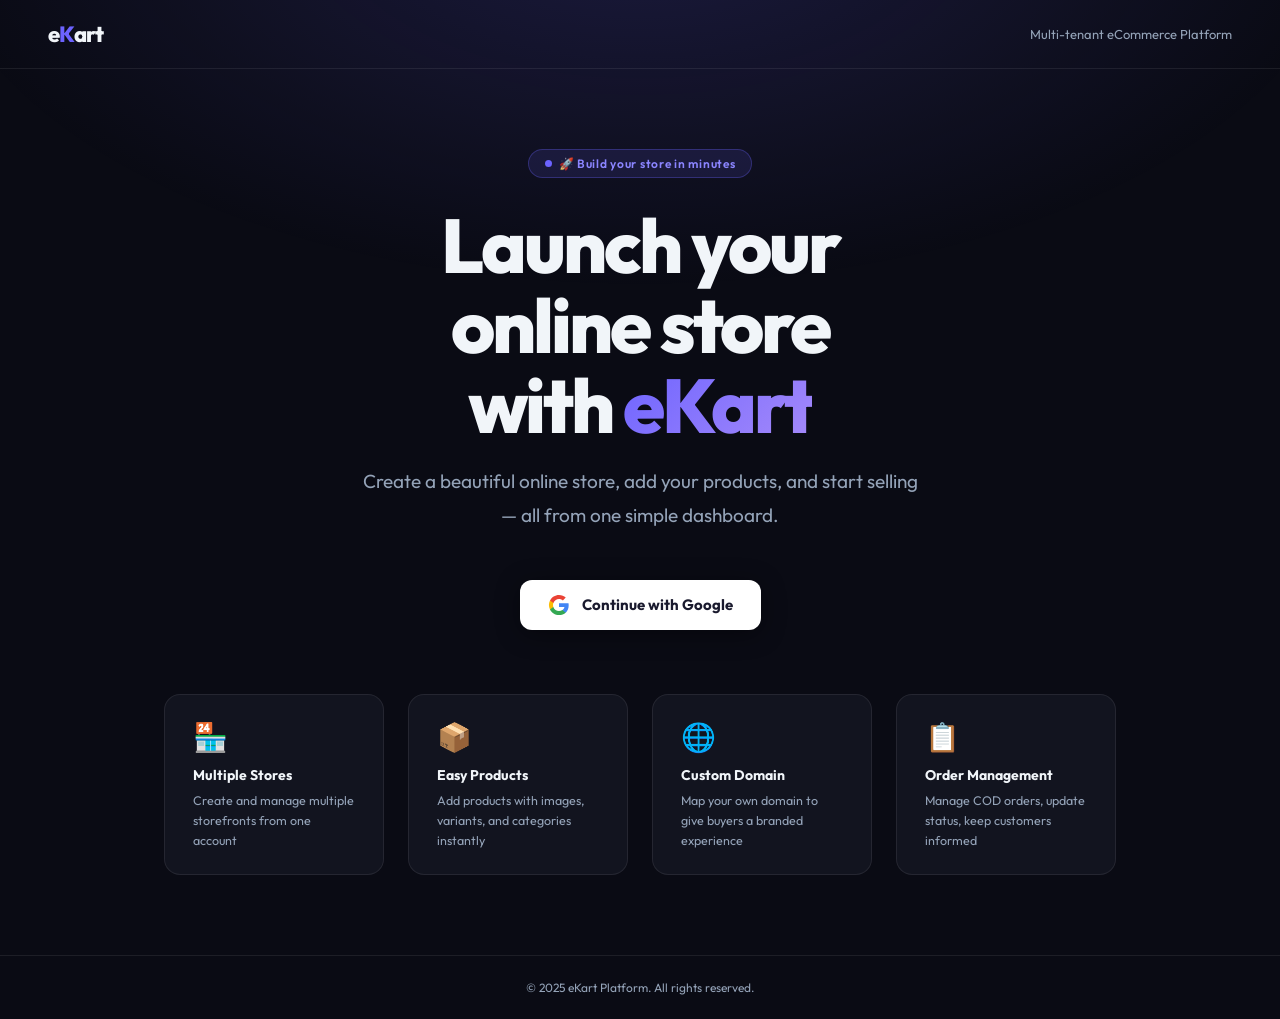
<file: ai-builder.html>
<!DOCTYPE html>
<html lang="en">
<head>
  <meta charset="UTF-8">
  <meta name="viewport" content="width=device-width, initial-scale=1.0">
  <title>eKart — AI Website Builder</title>
  <link rel="preconnect" href="https://fonts.googleapis.com">
  <link href="https://fonts.googleapis.com/css2?family=Outfit:wght@300;400;500;600;700;800;900&family=DM+Mono:wght@400;500&family=Plus+Jakarta+Sans:wght@400;500;600;700;800&display=swap" rel="stylesheet">
  <link rel="stylesheet" href="shared.css">
  <script>
    ;(function(){
      var p=new URLSearchParams(location.search),t=p.get('token');
      if(t){localStorage.setItem('ekart_token',t);history.replaceState({},'','/ai-builder.html');}
      var saved=localStorage.getItem('ekart_theme');
      var dark=saved?saved==='dark':true;
      if(dark){document.documentElement.setAttribute('data-theme','dark');document.documentElement.style.background='#07080D';}
      else{document.documentElement.style.background='#F2F3F9';}
    })();
  </script>
  <script>window._pageDarkDefault = true;</script>
  <script src="api.js"></script>
  <script src="shared.js"></script>
  <style>
    /* Builder token aliases + layout vars */
    :root {
      --panel-w:420px; --topbar-h:52px;
      --accent:#6c63ff; --accent-2:#5b52e0; --accent-3:#4a42cc;
      --accent-dim:rgba(108,99,255,.08); --accent-glow:rgba(108,99,255,.2); --accent-soft:rgba(108,99,255,.05);
      --green:#16a34a; --green-dim:rgba(22,163,74,.09);
      --amber:#ca8a04; --amber-dim:rgba(202,138,4,.09);
      --red:#dc2626; --red-dim:rgba(220,38,38,.09);
      --surface2:var(--surface-2); --surface3:var(--surface-3);
      --border2:var(--border-md); --border3:var(--border-lg);
      --accent2:var(--accent-2); --text2:var(--text-2); --text3:var(--text-3);
      --mono:'DM Mono',monospace;
    }
    [data-theme="dark"] {
      --accent:#5b5cf6; --accent-2:#818cf8;
      --accent-dim:rgba(91,92,246,.11); --accent-glow:rgba(91,92,246,.22);
      --green:#22c55e; --green-dim:rgba(34,197,94,.1);
      --amber:#f59e0b; --amber-dim:rgba(245,158,11,.1);
      --red:#ef4444; --red-dim:rgba(239,68,68,.1);
    }
    [data-theme="light"] body { background:#F2F3F9; }
    [data-theme="light"] #topbar { background:#fff; border-bottom-color:rgba(0,0,0,.09); }
    [data-theme="light"] #left-panel { background:#fff; border-right-color:rgba(0,0,0,.09); }
    [data-theme="light"] #preview-panel { background:#e8e9f0; }
    [data-theme="light"] .preview-bar { background:#fff; border-bottom-color:rgba(0,0,0,.09); }
    [data-theme="light"] .panel-tabs { background:#fff; border-bottom-color:rgba(0,0,0,.09); }
    [data-theme="light"] .ptab { color:#9ca3af; }
    [data-theme="light"] .ptab.active { color:#5b52e0; border-bottom-color:#5b52e0; background:rgba(108,99,255,.04); }
    [data-theme="light"] #chat-messages { background:#fff; }
    [data-theme="light"] .msg.ai .msg-bubble { background:#f3f4f6; border-color:rgba(0,0,0,.09); color:#111827; }
    [data-theme="light"] .chat-header, [data-theme="light"] .chat-input-area { background:#fff; }
    [data-theme="light"] .chat-header-title { color:#111827; }
    [data-theme="light"] .chat-header-sub { color:#9ca3af; }
    [data-theme="light"] #chat-input { color:#111827; background:#f3f4f6; border-color:rgba(0,0,0,.12); }
    [data-theme="light"] #chat-input::placeholder { color:#9ca3af; }
    [data-theme="light"] .quick-chips-wrap { background:#fff; border-bottom-color:rgba(0,0,0,.08); }
    [data-theme="light"] .chip { background:#f3f4f6; border-color:rgba(0,0,0,.12); color:#374151; }
    [data-theme="light"] .changes-bar { background:rgba(22,163,74,.04); }
    [data-theme="light"] .changes-undo { background:#f3f4f6; color:#374151; }
    [data-theme="light"] .style-panel { background:#fff; }
    [data-theme="light"] .sec-list { background:#fff; }
    [data-theme="light"] .sec-card { background:#f3f4f6; border-color:rgba(0,0,0,.1); }
    [data-theme="light"] .sec-card.enabled { background:rgba(108,99,255,.05); border-color:rgba(108,99,255,.2); }
    [data-theme="light"] .sec-search { background:#f3f4f6; border-color:rgba(0,0,0,.12); color:#111827; }
    [data-theme="light"] .sec-select-all { background:#f3f4f6; border-color:rgba(0,0,0,.12); color:#374151; }
    [data-theme="light"] .sec-name { color:#111827; }
    [data-theme="light"] .store-dropdown { background:#fff; border-color:rgba(0,0,0,.12); box-shadow:0 12px 40px rgba(0,0,0,.12); }
    [data-theme="light"] .store-dd-item { color:#374151; }
    [data-theme="light"] .store-dd-item:hover { background:#f3f4f6; }
    [data-theme="light"] .tb-store-pill { background:#f3f4f6; border-color:rgba(0,0,0,.12); color:#111827; }
    [data-theme="light"] .preview-url-wrap { background:#f3f4f6; border-color:rgba(0,0,0,.12); }
    [data-theme="light"] .device-btns { background:#f3f4f6; border-color:rgba(0,0,0,.12); }
    [data-theme="light"] .zoom-wrap { background:#f3f4f6; border-color:rgba(0,0,0,.12); }
    [data-theme="light"] .zoom-btn { color:#374151; }
    [data-theme="light"] .sef-input, [data-theme="light"] .sef-select { background:#f3f4f6; border-color:rgba(0,0,0,.12); color:#111827; }
    [data-theme="light"] .color-row { background:#f3f4f6; border-color:rgba(0,0,0,.12); }
    [data-theme="light"] .font-select { background:#f3f4f6; border-color:rgba(0,0,0,.12); color:#111827; }
    [data-theme="light"] .sopt, [data-theme="light"] .cols-btn, [data-theme="light"] .cso, [data-theme="light"] .preset-btn { background:#f3f4f6; border-color:rgba(0,0,0,.12); color:#374151; }
    [data-theme="light"] .lang-btn, [data-theme="light"] .chat-mic-btn { background:#f3f4f6; border-color:rgba(0,0,0,.12); color:#374151; }
    [data-theme="light"] .lang-dropdown { background:#fff; border-color:rgba(0,0,0,.12); box-shadow:0 8px 30px rgba(0,0,0,.12); }
    [data-theme="light"] .lang-dd-item { color:#374151; }
    [data-theme="light"] .lang-dd-item:hover { background:#f3f4f6; }

    html,body { height:100%; overflow:hidden; }
    body { font-family:'Plus Jakarta Sans',sans-serif; background:var(--bg); color:var(--text); display:flex; flex-direction:column; transition:background .25s,color .25s; }

    /* TOPBAR */
    #topbar { height:var(--topbar-h); background:var(--surface); border-bottom:1px solid var(--border); display:flex; align-items:center; padding:0 16px; gap:10px; flex-shrink:0; z-index:200; position:relative; transition:background .25s,border-color .25s; }
    .tb-logo { font-family:'Outfit',sans-serif; font-size:18px; font-weight:900; color:var(--text); letter-spacing:-.04em; text-decoration:none; display:flex; align-items:center; padding-right:12px; border-right:1px solid var(--border2); flex-shrink:0; }
    .tb-logo em { color:var(--accent2); font-style:normal; }
    .tb-badge { display:flex; align-items:center; gap:6px; background:linear-gradient(135deg,rgba(91,92,246,.15),rgba(129,140,248,.1)); border:1px solid rgba(91,92,246,.3); border-radius:8px; padding:5px 11px; font-size:12px; font-weight:800; color:var(--accent2); flex-shrink:0; }
    .tb-badge-dot { width:6px; height:6px; border-radius:50%; background:var(--green); box-shadow:0 0 6px rgba(34,197,94,.7); animation:pulse 2s infinite; }
    @keyframes pulse { 0%,100%{opacity:1;transform:scale(1)} 50%{opacity:.7;transform:scale(.8)} }
    .tb-store-pill { display:flex; align-items:center; gap:7px; background:var(--surface2); border:1px solid var(--border2); border-radius:8px; padding:5px 10px; cursor:pointer; font-size:13px; font-weight:700; color:var(--text); flex-shrink:0; transition:all .15s; max-width:180px; }
    .tb-store-pill:hover { border-color:var(--accent); }
    .tb-store-dot { width:7px; height:7px; border-radius:50%; flex-shrink:0; background:var(--green); box-shadow:0 0 6px rgba(34,197,94,.6); }
    .tb-store-pill.no-store { border-color:rgba(245,158,11,.4); background:rgba(245,158,11,.06); }
    .tb-store-name { overflow:hidden; text-overflow:ellipsis; white-space:nowrap; }
    .tb-chevron { color:var(--text3); font-size:10px; flex-shrink:0; }
    .store-dropdown { position:absolute; top:calc(var(--topbar-h) + 4px); left:150px; background:var(--surface2); border:1px solid var(--border2); border-radius:10px; padding:6px; z-index:600; min-width:220px; box-shadow:0 12px 40px rgba(0,0,0,.5); display:none; }
    .store-dropdown.open { display:block; }
    .store-dd-item { display:flex; align-items:center; gap:10px; padding:9px 10px; border-radius:7px; cursor:pointer; transition:background .12s; font-size:13px; font-weight:600; color:var(--text2); }
    .store-dd-item:hover { background:var(--surface3); color:var(--text); }
    .store-dd-item.active { color:var(--accent2); }
    .store-dd-dot { width:7px; height:7px; border-radius:50%; background:var(--green); flex-shrink:0; }
    hr.store-dd-sep { border:none; border-top:1px solid var(--border); margin:4px 0; }
    .tb-spacer { flex:1; }
    .tb-unsaved { display:flex; align-items:center; gap:6px; font-size:11.5px; font-weight:600; color:var(--amber); background:rgba(245,158,11,.08); border:1px solid rgba(245,158,11,.2); padding:4px 10px; border-radius:6px; opacity:0; transition:opacity .3s; white-space:nowrap; }
    .tb-unsaved.show { opacity:1; }
    .tb-btn { display:flex; align-items:center; gap:6px; padding:7px 14px; border-radius:8px; font-size:12.5px; font-weight:700; cursor:pointer; border:none; font-family:'Plus Jakarta Sans',sans-serif; transition:all .15s; white-space:nowrap; flex-shrink:0; }
    .tb-btn-ghost { background:transparent; color:var(--text2); border:1px solid var(--border2); }
    .tb-btn-ghost:hover { border-color:var(--border3); color:var(--text); }
    .tb-btn-primary { background:var(--accent); color:white; }
    .tb-btn-primary:hover { background:#4f4de0; box-shadow:0 4px 16px rgba(91,92,246,.4); }
    .tb-btn-primary:disabled { opacity:.5; cursor:not-allowed; }
    .theme-toggle { width:34px; height:34px; border-radius:9px; background:var(--surface2); border:1px solid var(--border2); display:flex; align-items:center; justify-content:center; cursor:pointer; font-size:16px; flex-shrink:0; transition:all .2s; }
    .theme-toggle:hover { border-color:rgba(108,99,255,.4); background:rgba(108,99,255,.08); }

    /* MAIN LAYOUT */
    #main { display:flex; flex:1; overflow:hidden; }
    #left-panel { width:var(--panel-w); min-width:var(--panel-w); background:var(--surface); border-right:1px solid var(--border); display:flex; flex-direction:column; overflow:hidden; transition:background .25s,border-color .25s; }

    /* PANEL TABS */
    .panel-tabs { display:flex; border-bottom:1px solid var(--border); flex-shrink:0; background:var(--surface); transition:background .25s,border-color .25s; }
    .ptab { flex:1; display:flex; flex-direction:column; align-items:center; gap:3px; padding:11px 6px 10px; background:none; border:none; border-bottom:2px solid transparent; color:var(--text3); cursor:pointer; font-size:10px; font-weight:800; letter-spacing:.04em; text-transform:uppercase; transition:all .15s; position:relative; font-family:'Plus Jakarta Sans',sans-serif; }
    .ptab.active { color:var(--accent2); border-bottom-color:var(--accent); background:rgba(91,92,246,.04); }
    .ptab:hover:not(.active) { color:var(--text2); background:rgba(255,255,255,.02); }
    .ptab-icon { font-size:16px; display:block; line-height:1; }
    .ptab-badge { position:absolute; top:6px; right:calc(50% - 22px); background:var(--green); color:white; font-size:8px; font-weight:900; padding:1px 4px; border-radius:4px; min-width:14px; text-align:center; }
    .tab-pane { display:none; flex-direction:column; flex:1; overflow:hidden; }
    .tab-pane.active { display:flex; }

    /* CHAT PANE */
    .chat-header { padding:10px 14px 9px; border-bottom:1px solid var(--border); flex-shrink:0; background:var(--surface); transition:background .25s,border-color .25s; }
    .chat-header-title { font-size:13px; font-weight:800; color:var(--text); margin-bottom:2px; }
    .chat-header-sub { font-size:10.5px; color:var(--text3); font-weight:500; line-height:1.5; }
    .quick-chips-wrap { border-bottom:1px solid var(--border); flex-shrink:0; background:var(--surface); }
    .quick-chips-toggle { display:flex; align-items:center; justify-content:space-between; padding:7px 14px; cursor:pointer; user-select:none; }
    .quick-chips-toggle-label { font-size:10.5px; font-weight:800; color:var(--text3); text-transform:uppercase; letter-spacing:.06em; }
    .quick-chips-toggle-arrow { font-size:9px; color:var(--text3); transition:transform .2s; }
    .quick-chips-toggle-arrow.open { transform:rotate(180deg); }
    .quick-chips-inner { display:flex; flex-wrap:wrap; gap:5px; padding:0 14px 9px; overflow:hidden; max-height:0; transition:max-height .25s ease,padding .25s; }
    .quick-chips-inner.open { max-height:200px; padding:0 14px 9px; }
    .chip { padding:5px 10px; border-radius:20px; border:1px solid var(--border2); background:var(--surface2); font-size:11px; font-weight:700; color:var(--text3); cursor:pointer; transition:all .15s; white-space:nowrap; }
    .chip:hover { border-color:var(--accent); color:var(--accent2); background:rgba(91,92,246,.08); }
    #chat-messages { flex:1; overflow-y:auto; padding:12px; display:flex; flex-direction:column; gap:8px; background:var(--surface); }
    #chat-messages::-webkit-scrollbar { width:3px; }
    #chat-messages::-webkit-scrollbar-thumb { background:var(--border2); border-radius:2px; }
    .msg { display:flex; gap:8px; align-items:flex-start; animation:msgIn .25s ease; }
    @keyframes msgIn { from{opacity:0;transform:translateY(6px)} to{opacity:1;transform:translateY(0)} }
    .msg-avatar { width:26px; height:26px; border-radius:50%; flex-shrink:0; display:flex; align-items:center; justify-content:center; font-size:12px; margin-top:2px; }
    .msg.ai .msg-avatar { background:linear-gradient(135deg,var(--accent),var(--accent2)); }
    .msg.user .msg-avatar { background:var(--surface3); border:1px solid var(--border2); }
    .msg.user { flex-direction:row-reverse; }
    .msg-body { display:flex; flex-direction:column; gap:3px; max-width:85%; }
    .msg.user .msg-body { align-items:flex-end; }
    .msg-bubble { padding:9px 12px; border-radius:12px; font-size:12.5px; line-height:1.6; word-break:break-word; }
    .msg.ai .msg-bubble { background:var(--surface2); border:1px solid var(--border2); color:var(--text2); border-radius:4px 12px 12px 12px; }
    .msg.user .msg-bubble { background:var(--accent); color:white; border-radius:12px 4px 12px 12px; }
    .msg-time { font-size:9px; color:var(--text3); opacity:.5; padding:0 2px; }
    .msg-action { display:inline-flex; align-items:center; gap:4px; background:rgba(91,92,246,.12); border:1px solid rgba(91,92,246,.25); border-radius:5px; padding:2px 8px; font-size:10.5px; font-weight:700; color:var(--accent2); margin-top:4px; margin-right:4px; }
    .next-moves { display:flex; flex-wrap:wrap; gap:5px; margin-top:8px; }
    .next-move-btn { padding:5px 10px; border-radius:16px; border:1px solid rgba(91,92,246,.3); background:rgba(91,92,246,.07); font-size:11px; font-weight:600; color:var(--accent2); cursor:pointer; transition:all .15s; white-space:nowrap; text-align:left; }
    .next-move-btn:hover { border-color:var(--accent); background:rgba(91,92,246,.15); color:var(--text); }
    .typing-indicator { display:flex; align-items:center; gap:5px; padding:9px 12px; background:var(--surface2); border:1px solid var(--border2); border-radius:4px 12px 12px 12px; width:fit-content; }
    .typing-dot { width:5px; height:5px; border-radius:50%; background:var(--accent2); animation:typingBounce 1.2s infinite; }
    .typing-dot:nth-child(2) { animation-delay:.2s; }
    .typing-dot:nth-child(3) { animation-delay:.4s; }
    @keyframes typingBounce { 0%,60%,100%{transform:translateY(0)} 30%{transform:translateY(-5px)} }
    .changes-bar { padding:7px 14px; border-top:1px solid var(--border); background:rgba(34,197,94,.04); flex-shrink:0; display:none; }
    .changes-bar.show { display:block; }
    .changes-bar-inner { display:flex; align-items:center; justify-content:space-between; gap:8px; }
    .changes-count { font-size:11px; font-weight:700; color:var(--green); display:flex; align-items:center; gap:5px; }
    .changes-undo { font-size:11px; font-weight:700; color:var(--text3); cursor:pointer; padding:3px 8px; border-radius:5px; background:var(--surface3); border:none; font-family:'Plus Jakarta Sans',sans-serif; transition:all .12s; }
    .changes-undo:hover { color:var(--text); background:var(--surface2); }
    #voice-status { display:none; align-items:center; gap:8px; padding:7px 14px; background:rgba(239,68,68,.06); border-top:1px solid rgba(239,68,68,.15); font-size:11px; font-weight:700; color:#ef4444; flex-shrink:0; }
    #voice-status.show { display:flex; }
    .voice-status-dot { width:7px; height:7px; border-radius:50%; background:#ef4444; animation:pulse 1s infinite; flex-shrink:0; }
    .voice-status-lang { margin-left:auto; font-size:10px; font-weight:700; color:var(--text3); background:var(--surface3); padding:2px 8px; border-radius:4px; font-family:'DM Mono',monospace; }
    .voice-stop-btn { background:rgba(239,68,68,.2); border:1px solid rgba(239,68,68,.3); color:#ef4444; border-radius:5px; padding:2px 8px; font-size:10.5px; font-weight:700; cursor:pointer; font-family:'Plus Jakarta Sans',sans-serif; }
    .voice-stop-btn:hover { background:rgba(239,68,68,.3); }

    /* CHAT INPUT */
    .chat-input-area { padding:10px 12px; border-top:1px solid var(--border); flex-shrink:0; background:var(--surface); }
    .chat-input-wrap { display:flex; align-items:flex-end; gap:7px; }
    #chat-input { flex:1; padding:10px 13px; background:var(--surface2); border:1.5px solid var(--border2); border-radius:11px; font-family:'Plus Jakarta Sans',sans-serif; font-size:13px; color:var(--text); resize:none; max-height:100px; min-height:42px; line-height:1.5; outline:none; transition:border-color .15s,background .25s; }
    #chat-input:focus { border-color:var(--accent); box-shadow:0 0 0 3px rgba(91,92,246,.1); }
    #chat-input::placeholder { color:var(--text3); }
    #chat-input.listening { border-color:rgba(239,68,68,.45)!important; background:rgba(239,68,68,.03)!important; }
    .chat-send-btn { width:42px; height:42px; border-radius:11px; background:var(--accent); border:none; color:white; cursor:pointer; display:flex; align-items:center; justify-content:center; font-size:16px; flex-shrink:0; transition:all .15s; box-shadow:0 2px 10px rgba(91,92,246,.35); }
    .chat-send-btn:hover { background:#4f4de0; }
    .chat-send-btn:disabled { opacity:.4; cursor:not-allowed; box-shadow:none; }
    .input-tools { display:flex; gap:6px; align-items:flex-end; flex-shrink:0; }
    .chat-mic-btn { width:42px; height:42px; border-radius:11px; background:var(--surface2); border:1px solid var(--border2); color:var(--text3); cursor:pointer; display:flex; align-items:center; justify-content:center; font-size:17px; flex-shrink:0; transition:all .2s; position:relative; }
    .chat-mic-btn:hover { border-color:rgba(108,99,255,.4); background:rgba(108,99,255,.07); color:var(--text); }
    .chat-mic-btn.recording { background:rgba(239,68,68,.12); border-color:rgba(239,68,68,.55); color:#ef4444; animation:micGlow 1.2s ease-in-out infinite; }
    @keyframes micGlow { 0%,100%{box-shadow:0 0 0 0 rgba(239,68,68,.45)} 50%{box-shadow:0 0 0 8px rgba(239,68,68,0)} }
    .mic-ripple { position:absolute; inset:-2px; border-radius:13px; border:2px solid #ef4444; opacity:0; animation:micRipple 1.5s ease-out infinite; pointer-events:none; }
    @keyframes micRipple { 0%{transform:scale(1);opacity:.6} 100%{transform:scale(1.55);opacity:0} }

    /* LANGUAGE SELECTOR */
    .lang-wrap { position:relative; flex-shrink:0; }
    .lang-btn { height:42px; min-width:62px; padding:0 10px; border-radius:11px; background:var(--surface2); border:1px solid var(--border2); display:flex; align-items:center; justify-content:center; gap:5px; cursor:pointer; font-size:12px; font-weight:700; color:var(--text2); font-family:'Outfit',sans-serif; transition:all .15s; white-space:nowrap; user-select:none; }
    .lang-btn:hover { border-color:rgba(108,99,255,.45); color:var(--accent2); background:rgba(108,99,255,.07); }
    .lang-btn.open { border-color:rgba(108,99,255,.55); color:var(--accent2); background:rgba(108,99,255,.09); }
    .lang-btn .lb-flag { font-size:15px; line-height:1; }
    .lang-btn .lb-code { font-size:12px; font-weight:800; letter-spacing:.03em; }
    .lang-btn .lb-arrow { font-size:9px; opacity:.55; margin-left:1px; transition:transform .15s; }
    .lang-btn.open .lb-arrow { transform:rotate(180deg); }
    .lang-btn.recording { border-color:rgba(239,68,68,.5); background:rgba(239,68,68,.07); color:#ef4444; }
    .rec-pulse { width:7px; height:7px; border-radius:50%; background:#ef4444; animation:recPulse 1s ease-in-out infinite; flex-shrink:0; display:none; }
    .lang-btn.recording .rec-pulse { display:block; }
    @keyframes recPulse { 0%,100%{opacity:1;transform:scale(1)} 50%{opacity:.4;transform:scale(.7)} }
    .lang-dropdown { position:absolute; bottom:calc(100% + 8px); right:0; background:var(--surface2); border:1px solid var(--border2); border-radius:14px; padding:8px 6px; min-width:200px; max-height:320px; overflow-y:auto; box-shadow:0 14px 44px rgba(0,0,0,.45); z-index:9999; display:none; }
    .lang-dropdown::-webkit-scrollbar { width:3px; }
    .lang-dropdown::-webkit-scrollbar-thumb { background:var(--border); border-radius:3px; }
    .lang-dropdown.open { display:block; animation:fadeUpDD .15s ease; }
    @keyframes fadeUpDD { from{opacity:0;transform:translateY(6px)} to{opacity:1;transform:translateY(0)} }
    .lang-dd-head { padding:4px 10px 8px; font-size:10px; font-weight:800; color:var(--text3); text-transform:uppercase; letter-spacing:.08em; }
    .lang-dd-item { display:flex; align-items:center; gap:10px; padding:8px 10px; border-radius:9px; cursor:pointer; font-size:13px; font-weight:600; color:var(--text2); transition:background .12s; }
    .lang-dd-item:hover { background:var(--surface3); color:var(--text); }
    .lang-dd-item.active { background:rgba(108,99,255,.12); color:var(--accent2); }
    .lang-dd-item .dd-flag { font-size:17px; flex-shrink:0; }
    .lang-dd-item .dd-name { flex:1; }
    .lang-dd-item .dd-check { font-size:13px; color:var(--accent); opacity:0; }
    .lang-dd-item.active .dd-check { opacity:1; }
    .lang-dd-sep { height:1px; background:var(--border); margin:5px 4px; }
    #voice-hint { font-size:10px; color:var(--text3); margin-top:5px; text-align:center; display:none; }

    /* WELCOME */
    .welcome-screen { display:flex; flex-direction:column; align-items:center; justify-content:center; height:100%; padding:20px; text-align:center; gap:6px; }
    .welcome-icon { font-size:36px; margin-bottom:6px; animation:float 3s ease-in-out infinite; }
    @keyframes float { 0%,100%{transform:translateY(0)} 50%{transform:translateY(-6px)} }
    .welcome-title { font-size:14px; font-weight:800; color:var(--text); }
    .welcome-sub { font-size:11px; color:var(--text3); line-height:1.6; max-width:250px; }
    .welcome-examples { display:flex; flex-direction:column; gap:5px; margin-top:10px; width:100%; }
    .welcome-example { padding:8px 11px; background:var(--surface2); border:1px solid var(--border2); border-radius:8px; font-size:11px; color:var(--text2); cursor:pointer; text-align:left; transition:all .15s; border-left:3px solid transparent; }
    .welcome-example:hover { border-left-color:var(--accent); background:rgba(91,92,246,.06); color:var(--text); }
    .welcome-example strong { color:var(--accent2); font-size:9.5px; display:block; margin-bottom:2px; text-transform:uppercase; letter-spacing:.05em; }

    /* SECTIONS PANE */
    .sec-toolbar { padding:9px 12px; border-bottom:1px solid var(--border); flex-shrink:0; display:flex; align-items:center; gap:8px; }
    .sec-search-wrap { flex:1; position:relative; }
    .sec-search-icon { position:absolute; left:9px; top:50%; transform:translateY(-50%); font-size:11px; opacity:.4; pointer-events:none; }
    .sec-search { width:100%; padding:6px 10px 6px 27px; background:var(--surface2); border:1px solid var(--border2); border-radius:7px; font-size:12px; color:var(--text); font-family:'Plus Jakarta Sans',sans-serif; outline:none; }
    .sec-search:focus { border-color:var(--accent); }
    .sec-search::placeholder { color:var(--text3); }
    .sec-select-all { padding:5px 9px; border-radius:7px; background:var(--surface2); border:1px solid var(--border2); font-size:11px; font-weight:700; color:var(--text3); cursor:pointer; white-space:nowrap; transition:all .12s; font-family:'Plus Jakarta Sans',sans-serif; }
    .sec-select-all:hover,.sec-select-all.on { border-color:var(--accent); color:var(--accent2); background:rgba(91,92,246,.08); }
    #sec-list-view { flex:1; display:flex; flex-direction:column; overflow:hidden; }
    .sec-list { flex:1; overflow-y:auto; padding:8px 10px; display:flex; flex-direction:column; gap:4px; }
    .sec-list::-webkit-scrollbar { width:3px; }
    .sec-list::-webkit-scrollbar-thumb { background:var(--border2); border-radius:2px; }
    .sec-group-header { display:flex; align-items:center; justify-content:space-between; padding:6px 4px; cursor:pointer; user-select:none; border-radius:6px; transition:background .12s; }
    .sec-group-header:hover { background:rgba(255,255,255,.02); }
    .sec-group-label { font-size:9px; font-weight:800; color:var(--text3); text-transform:uppercase; letter-spacing:.1em; display:flex; align-items:center; gap:6px; }
    .sec-group-count { background:var(--surface3); border:1px solid var(--border2); color:var(--text3); font-size:8px; font-weight:700; padding:1px 5px; border-radius:3px; }
    .sec-group-arrow { font-size:8px; color:var(--text3); transition:transform .2s; }
    .sec-group-arrow.open { transform:rotate(180deg); }
    .sec-group-items { overflow:hidden; max-height:0; transition:max-height .3s ease; display:flex; flex-direction:column; gap:4px; }
    .sec-group-items.open { max-height:2000px; }
    .sec-card { display:flex; align-items:center; gap:8px; padding:8px 9px; background:var(--surface2); border:1px solid var(--border2); border-radius:8px; transition:all .15s; }
    .sec-card.enabled { border-color:rgba(91,92,246,.3); background:rgba(91,92,246,.06); }
    .sec-card.selected { border-color:rgba(91,92,246,.5); background:rgba(91,92,246,.1); }
    .sec-cb { width:14px; height:14px; accent-color:var(--accent); cursor:pointer; flex-shrink:0; }
    .sec-icon-wrap { width:30px; height:30px; border-radius:7px; display:flex; align-items:center; justify-content:center; font-size:15px; flex-shrink:0; }
    .sec-info { flex:1; min-width:0; }
    .sec-name { font-size:11.5px; font-weight:700; color:var(--text); white-space:nowrap; overflow:hidden; text-overflow:ellipsis; }
    .sec-desc { font-size:10px; color:var(--text3); margin-top:1px; white-space:nowrap; overflow:hidden; text-overflow:ellipsis; }
    .sec-actions { display:flex; align-items:center; gap:3px; flex-shrink:0; }
    .sec-btn { width:22px; height:22px; border-radius:5px; background:transparent; border:1px solid transparent; color:var(--text3); cursor:pointer; font-size:11px; display:flex; align-items:center; justify-content:center; transition:all .12s; }
    .sec-btn:hover { background:var(--surface3); border-color:var(--border2); color:var(--text); }
    .sec-btn:disabled { opacity:.25; cursor:default; }
    .sec-btn.edit:hover { background:rgba(91,92,246,.15); border-color:rgba(91,92,246,.3); color:var(--accent2); }
    .sec-toggle { position:relative; width:28px; height:16px; cursor:pointer; flex-shrink:0; }
    .sec-toggle input { opacity:0; width:0; height:0; position:absolute; }
    .sec-tog-track { position:absolute; inset:0; background:var(--surface3); border:1px solid var(--border2); border-radius:8px; transition:.2s; }
    .sec-tog-thumb { position:absolute; top:2px; left:2px; width:10px; height:10px; border-radius:50%; background:var(--text3); transition:.2s; }
    .sec-toggle input:checked~.sec-tog-track { background:var(--accent); border-color:var(--accent); }
    .sec-toggle input:checked~.sec-tog-thumb { transform:translateX(12px); background:white; }
    .sec-multibar { padding:8px 12px; border-top:1px solid var(--border); background:rgba(91,92,246,.06); flex-shrink:0; display:none; align-items:center; gap:8px; }
    .sec-multibar.show { display:flex; }
    .sec-multi-info { flex:1; font-size:11px; font-weight:700; color:var(--accent2); }
    .sec-multi-btn { padding:4px 10px; border-radius:6px; border:none; font-size:11px; font-weight:700; cursor:pointer; font-family:'Plus Jakarta Sans',sans-serif; transition:all .12s; }
    .sec-multi-btn.add { background:var(--accent); color:white; }
    .sec-multi-btn.add:hover { background:#4f4de0; }
    .sec-multi-btn.hide { background:var(--surface3); color:var(--text3); border:1px solid var(--border2); }
    .sec-multi-btn.clr { background:transparent; color:var(--text3); }
    #sec-edit-view { display:none; flex-direction:column; flex:1; overflow:hidden; }
    #sec-edit-view.open { display:flex; }
    .sec-edit-header { padding:11px 13px; border-bottom:1px solid var(--border); display:flex; align-items:center; gap:9px; flex-shrink:0; }
    .sec-back-btn { display:flex; align-items:center; gap:5px; background:var(--surface2); border:1px solid var(--border2); border-radius:7px; padding:4px 9px; font-size:11px; font-weight:700; color:var(--text2); cursor:pointer; transition:all .12s; }
    .sec-back-btn:hover { border-color:var(--border3); color:var(--text); }
    .sec-edit-icon { width:28px; height:28px; border-radius:6px; display:flex; align-items:center; justify-content:center; font-size:15px; }
    .sec-edit-name { font-size:12.5px; font-weight:800; flex:1; }
    .sec-edit-form { flex:1; overflow-y:auto; padding:11px 13px; display:flex; flex-direction:column; gap:9px; }
    .sec-edit-form::-webkit-scrollbar { width:3px; }
    .sec-edit-form::-webkit-scrollbar-thumb { background:var(--border2); border-radius:2px; }
    .sef-group { font-size:9.5px; font-weight:800; color:var(--text3); text-transform:uppercase; letter-spacing:.08em; padding:5px 0 3px; border-top:1px solid var(--border); margin-top:3px; }
    .sef-group:first-child { border-top:none; margin-top:0; padding-top:0; }
    .sef-field { display:flex; flex-direction:column; gap:3px; }
    .sef-label { font-size:10px; font-weight:700; color:var(--text3); }
    .sef-input { width:100%; padding:6px 9px; background:var(--surface2); border:1px solid var(--border2); border-radius:7px; font-size:12px; color:var(--text); font-family:'Plus Jakarta Sans',sans-serif; outline:none; transition:border-color .15s; }
    .sef-input:focus { border-color:var(--accent); }
    .sef-textarea { min-height:60px; resize:vertical; line-height:1.5; }
    .sef-select { width:100%; padding:6px 9px; background:var(--surface2); border:1px solid var(--border2); border-radius:7px; font-size:12px; color:var(--text); font-family:'Plus Jakarta Sans',sans-serif; outline:none; cursor:pointer; appearance:auto; }
    .sef-color-row { display:flex; align-items:center; gap:7px; padding:5px 8px; background:var(--surface2); border:1px solid var(--border2); border-radius:7px; cursor:pointer; }
    .sef-color-row:focus-within { border-color:var(--accent); }
    .sef-swatch { width:20px; height:20px; border-radius:4px; border:1.5px solid rgba(255,255,255,.15); flex-shrink:0; }
    .sef-hex { font-family:'DM Mono',monospace; font-size:10.5px; color:var(--text2); flex:1; background:none; border:none; outline:none; }
    .sef-tog-row { display:flex; align-items:center; justify-content:space-between; padding:3px 0; }
    .sef-tog-label { font-size:11.5px; font-weight:600; color:var(--text2); }
    .sef-toggle { position:relative; width:32px; height:18px; cursor:pointer; }
    .sef-toggle input { opacity:0; width:0; height:0; position:absolute; }
    .sef-tog-track { position:absolute; inset:0; background:var(--surface3); border:1px solid var(--border2); border-radius:9px; transition:.2s; }
    .sef-tog-thumb { position:absolute; top:2px; left:2px; width:12px; height:12px; border-radius:50%; background:var(--text3); transition:.2s; }
    .sef-toggle input:checked~.sef-tog-track { background:var(--accent); border-color:var(--accent); }
    .sef-toggle input:checked~.sef-tog-thumb { transform:translateX(14px); background:white; }
    .sef-footer { padding:9px 13px; border-top:1px solid var(--border); flex-shrink:0; }
    .sef-apply { width:100%; padding:8px; background:var(--accent); color:white; border:none; border-radius:8px; font-size:12.5px; font-weight:700; cursor:pointer; font-family:'Plus Jakarta Sans',sans-serif; transition:all .15s; }
    .sef-apply:hover { background:#4f4de0; box-shadow:0 4px 14px rgba(91,92,246,.3); }

    /* STYLE PANE */
    .style-panel { flex:1; overflow-y:auto; padding:13px; display:flex; flex-direction:column; gap:14px; background:var(--surface); }
    .style-panel::-webkit-scrollbar { width:3px; }
    .style-panel::-webkit-scrollbar-thumb { background:var(--border2); border-radius:2px; }
    .style-grp { display:flex; flex-direction:column; gap:7px; }
    .style-grp-hd { font-size:9.5px; font-weight:800; color:var(--text3); text-transform:uppercase; letter-spacing:.09em; padding-bottom:7px; border-bottom:1px solid var(--border); }
    .preset-grid { display:grid; grid-template-columns:repeat(3,1fr); gap:5px; }
    .preset-btn { padding:8px 5px; border-radius:7px; border:1.5px solid var(--border2); background:var(--surface2); color:var(--text2); font-size:10.5px; font-weight:700; cursor:pointer; text-align:center; transition:all .15s; font-family:'Plus Jakarta Sans',sans-serif; display:flex; flex-direction:column; align-items:center; gap:3px; }
    .preset-btn:hover,.preset-btn.active { border-color:var(--accent); background:rgba(91,92,246,.12); color:var(--accent2); }
    .preset-dot { width:16px; height:16px; border-radius:50%; }
    .color-grid { display:grid; grid-template-columns:1fr 1fr; gap:7px; }
    .cf { display:flex; flex-direction:column; gap:3px; }
    .cf-label { font-size:10px; font-weight:700; color:var(--text3); }
    .color-row { display:flex; align-items:center; gap:6px; padding:5px 8px; background:var(--surface2); border:1px solid var(--border2); border-radius:7px; cursor:pointer; }
    .color-row:focus-within { border-color:var(--accent); }
    .color-swatch { width:18px; height:18px; border-radius:4px; border:1.5px solid rgba(255,255,255,.15); flex-shrink:0; }
    .color-hex { font-family:'DM Mono',monospace; font-size:10px; color:var(--text2); flex:1; background:none; border:none; outline:none; min-width:0; }
    .font-select { width:100%; padding:7px 9px; background:var(--surface2); border:1px solid var(--border2); border-radius:7px; font-size:12px; color:var(--text); font-family:'Plus Jakarta Sans',sans-serif; outline:none; cursor:pointer; }
    .font-select:focus { border-color:var(--accent); }
    .style-opts { display:flex; flex-wrap:wrap; gap:4px; }
    .sopt { padding:5px 10px; border-radius:6px; border:1px solid var(--border2); background:var(--surface2); font-size:11px; font-weight:700; color:var(--text3); cursor:pointer; transition:all .12s; font-family:'Plus Jakarta Sans',sans-serif; }
    .sopt.active,.sopt:hover { border-color:var(--accent); background:rgba(91,92,246,.12); color:var(--accent2); }
    .cols-btns { display:flex; gap:5px; }
    .cols-btn { flex:1; padding:7px; border-radius:7px; border:1.5px solid var(--border2); background:var(--surface2); color:var(--text3); font-size:12.5px; font-weight:800; cursor:pointer; transition:all .12s; font-family:'Plus Jakarta Sans',sans-serif; display:flex; align-items:center; justify-content:center; }
    .cols-btn.active,.cols-btn:hover { border-color:var(--accent); background:rgba(91,92,246,.12); color:var(--accent2); }
    .radius-slider { flex:1; accent-color:var(--accent); cursor:pointer; height:4px; }
    .card-style-grid { display:grid; grid-template-columns:repeat(4,1fr); gap:4px; }
    .cso { padding:5px 3px; border-radius:6px; border:1px solid var(--border2); background:var(--surface2); font-size:9.5px; font-weight:700; color:var(--text3); cursor:pointer; text-align:center; transition:all .12s; font-family:'Plus Jakarta Sans',sans-serif; }
    .cso.active,.cso:hover { border-color:var(--accent); background:rgba(91,92,246,.12); color:var(--accent2); }
    .style-apply-btn { width:100%; padding:8px; background:var(--accent); color:white; border:none; border-radius:8px; font-size:12px; font-weight:700; cursor:pointer; font-family:'Plus Jakarta Sans',sans-serif; transition:all .15s; }
    .style-apply-btn:hover { background:#4f4de0; box-shadow:0 4px 14px rgba(91,92,246,.3); }

    /* PREVIEW */
    #preview-panel { flex:1; display:flex; flex-direction:column; overflow:hidden; background:#0c0c14; }
    .preview-bar { height:40px; background:var(--surface); border-bottom:1px solid var(--border); display:flex; align-items:center; padding:0 12px; gap:9px; flex-shrink:0; }
    .preview-url-wrap { flex:1; display:flex; align-items:center; gap:7px; background:var(--bg); border:1px solid var(--border2); border-radius:7px; padding:4px 11px; max-width:440px; margin:0 auto; }
    .preview-lock { font-size:11px; color:var(--green); }
    .preview-url-text { font-size:11px; font-family:'DM Mono',monospace; color:var(--text3); flex:1; overflow:hidden; text-overflow:ellipsis; white-space:nowrap; }
    .device-btns { display:flex; background:var(--surface2); border:1px solid var(--border); border-radius:7px; overflow:hidden; }
    .device-btn { padding:4px 8px; border:none; background:none; color:var(--text3); cursor:pointer; font-size:13px; transition:all .15s; }
    .device-btn.active { background:var(--surface3); color:var(--accent2); }
    .zoom-wrap { display:flex; align-items:center; gap:2px; background:var(--surface2); border:1px solid var(--border); border-radius:6px; padding:2px 3px; }
    .zoom-btn { background:none; border:none; color:var(--text3); cursor:pointer; font-size:12px; padding:2px 5px; border-radius:3px; font-weight:700; font-family:'Plus Jakarta Sans',sans-serif; transition:all .12s; }
    .zoom-btn:hover { color:var(--text); background:var(--surface3); }
    .zoom-label { font-size:10px; font-weight:700; color:var(--text3); font-family:'DM Mono',monospace; min-width:30px; text-align:center; }
    .preview-canvas { flex:1; overflow:auto; display:flex; align-items:flex-start; justify-content:center; padding:20px; }
    .preview-canvas::-webkit-scrollbar { width:5px; height:5px; }
    .preview-canvas::-webkit-scrollbar-thumb { background:var(--border2); border-radius:3px; }
    .device-shell { background:white; border-radius:4px; overflow:hidden; box-shadow:0 20px 60px rgba(0,0,0,.5); transition:all .3s; flex-shrink:0; transform-origin:top center; }
    .device-shell.desktop { width:100%; max-width:1100px; }
    .device-shell.tablet { width:768px; border-radius:14px; border:10px solid #1a1c2e; box-shadow:0 0 0 1px var(--border),0 30px 60px rgba(0,0,0,.7); }
    .device-shell.mobile { width:375px; border-radius:32px; border:10px solid #1a1c2e; box-shadow:0 0 0 1px var(--border),0 30px 60px rgba(0,0,0,.7); }
    #preview-iframe { display:block; width:100%; border:none; }

    /* MISC */
    .save-progress { position:fixed; top:var(--topbar-h); left:0; right:0; height:2px; z-index:999; pointer-events:none; }
    .save-progress-bar { height:100%; width:0; background:linear-gradient(90deg,var(--accent),var(--green)); transition:width .3s; border-radius:0 1px 1px 0; }
    #toast-container { position:fixed; bottom:24px; right:24px; z-index:9999; display:flex; flex-direction:column; gap:8px; align-items:flex-end; }
    .toast { display:flex; align-items:center; gap:9px; padding:10px 14px; border-radius:10px; background:var(--surface); border:1px solid var(--border-md); box-shadow:var(--sh-lg); transform:translateX(80px); opacity:0; transition:all .3s cubic-bezier(.2,.8,.2,1); max-width:280px; }
    .toast.show { transform:translateX(0); opacity:1; }
    .toast.success { border-color:rgba(34,197,94,.3); }
    .toast.error { border-color:rgba(239,68,68,.3); }
    .toast-icon { font-size:15px; flex-shrink:0; }
    .toast-text { font-size:12px; font-weight:700; color:var(--text); }
  </style>
<style>
.mob-ai-bar{display:none}
@media(max-width:768px){
  #topbar{padding:0 10px;gap:5px}
  .tb-btn-ghost{display:none!important}
  .tb-badge{padding:4px 8px;font-size:11px;gap:4px}
  .tb-badge-dot{width:5px;height:5px}
  .tb-logo{font-size:16px;padding-right:8px}
  .tb-store-name{max-width:80px;font-size:12px}
  .tb-store-pill{padding:4px 8px;gap:5px}
  .tb-btn-primary{padding:6px 11px;font-size:12px}
  .theme-toggle{width:30px;height:30px;font-size:14px}
  .tb-unsaved{padding:3px 7px;font-size:10px;gap:4px}
  #main{flex-direction:column;overflow:hidden}
  #left-panel{width:100%!important;min-width:unset!important;height:calc(100dvh - var(--topbar-h,52px) - 48px);border-right:none!important;border-bottom:1px solid var(--border);flex-shrink:0;position:relative;z-index:2}
  #preview-panel{position:fixed!important;top:var(--topbar-h,52px);left:0;right:0;bottom:48px;z-index:100;transform:translateX(100%);transition:transform .25s cubic-bezier(.4,0,.2,1);display:flex!important;flex-direction:column}
  #preview-panel.mob-preview-active{transform:translateX(0)}
  .ptab{font-size:9.5px;padding:10px 4px 9px}
  .ptab-icon{font-size:14px}
  .preview-bar{padding:0 10px;gap:7px}
  .preview-url-wrap{max-width:none;flex:1}
  .zoom-wrap{display:none!important}
  .device-btns{display:none!important}
  .preview-canvas{padding:10px}
  .device-shell.desktop{max-width:100%}
  .chat-header{padding:8px 12px 7px}
  .chat-header-title{font-size:12.5px}
  .chat-header-sub{font-size:10px}
  #chat-messages{padding:10px;gap:7px;-webkit-overflow-scrolling:touch}
  .msg-bubble{font-size:12px;padding:8px 10px}
  #chat-input{font-size:13px;min-height:40px}
  .chat-send-btn,.chat-mic-btn{width:40px;height:40px;border-radius:10px}
  .lang-btn{height:40px;min-width:56px;padding:0 8px}
  .chat-input-area{padding:8px 10px}
  .welcome-icon{font-size:28px}
  .welcome-title{font-size:13px}
  .welcome-sub{font-size:10.5px}
  .chip{font-size:10.5px;padding:4px 9px}
  .changes-bar{padding:6px 12px}
  .sec-card{padding:7px 8px;gap:7px}
  .sec-name{font-size:11px}
  .sec-desc{font-size:9.5px}
  .sec-list{-webkit-overflow-scrolling:touch}
  .style-panel{padding:11px;-webkit-overflow-scrolling:touch}
  .preset-grid{grid-template-columns:repeat(3,1fr);gap:4px}
  .preset-btn{padding:7px 4px;font-size:10px}
  .next-moves{gap:4px}
  .next-move-btn{font-size:10.5px;padding:4px 9px}
  .store-dropdown{left:10px!important}
  .mob-ai-bar{display:flex!important;position:fixed;bottom:0;left:0;right:0;height:48px;background:var(--surface);border-top:1px solid var(--border);z-index:200;align-items:stretch;box-shadow:0 -2px 12px rgba(0,0,0,.08)}
  .mob-ai-tab{flex:1;display:flex;flex-direction:column;align-items:center;justify-content:center;gap:2px;font-size:10px;font-weight:700;letter-spacing:.03em;color:var(--text3,var(--text-3));cursor:pointer;transition:all .15s;border:none;background:none;font-family:'Plus Jakarta Sans',sans-serif;border-top:2px solid transparent}
  .mob-ai-tab.active{color:var(--accent2,#818cf8);background:var(--accent-dim,rgba(91,92,246,.08));border-top-color:var(--accent,#5b5cf6)}
  .mob-ai-tab-icon{font-size:15px;line-height:1}
}
</style>
</head>
<body>
<div class="save-progress"><div class="save-progress-bar" id="save-progress-bar"></div></div>
<div id="topbar">
  <a class="tb-logo" href="home.html">e<em>K</em>art</a>
  <div class="tb-badge"><div class="tb-badge-dot"></div>AI Builder</div>
  <div class="tb-store-pill" id="store-pill" onclick="toggleStoreDropdown()">
    <div class="tb-store-dot" id="store-dot"></div>
    <span class="tb-store-name" id="store-name-display">Loading…</span>
    <span class="tb-chevron">▾</span>
  </div>
  <div class="store-dropdown" id="store-dropdown"></div>
  <div class="tb-spacer"></div>
  <div class="tb-unsaved" id="unsaved-indicator"><span>●</span> Unsaved changes</div>
  <button class="theme-toggle" id="themeToggleBtn" onclick="toggleTheme()" title="Toggle day / night mode">🌙</button>
  <button class="tb-btn tb-btn-ghost" onclick="window.location='website-builder.html'">✏️ Manual Editor</button>
  <button class="tb-btn tb-btn-ghost" onclick="previewLive()">↗ Preview</button>
  <button class="tb-btn tb-btn-primary" id="save-btn" onclick="saveAndPublish()">💾 Save &amp; Publish</button>
</div>
<div id="main">
  <div id="left-panel">
    <div class="panel-tabs">
      <button class="ptab active" data-tab="chat" onclick="switchTab('chat',this)"><span class="ptab-icon">💬</span>Chat</button>
      <button class="ptab" data-tab="sections" onclick="switchTab('sections',this)"><span class="ptab-icon">📦</span>Sections<span class="ptab-badge" id="active-count-badge">0</span></button>
      <button class="ptab" data-tab="style" onclick="switchTab('style',this)"><span class="ptab-icon">🎨</span>Style</button>
    </div>
    <!-- CHAT -->
    <div class="tab-pane active" id="pane-chat">
      <div class="chat-header">
        <div class="chat-header-title">✨ AI Website Builder</div>
        <div class="chat-header-sub">Describe changes in plain language — I'll update your store live.</div>
      </div>
      <div class="quick-chips-wrap">
        <div class="quick-chips-toggle" onclick="toggleChips()">
          <span class="quick-chips-toggle-label">⚡ Quick prompts</span>
          <span class="quick-chips-toggle-arrow" id="chips-arrow">▾</span>
        </div>
        <div class="quick-chips-inner" id="chips-inner">
          <div class="chip" onclick="sendQuick('Make the hero section dark and bold')">🌑 Dark hero</div>
          <div class="chip" onclick="sendQuick('Change primary color to rose pink')">🌸 Rose pink</div>
          <div class="chip" onclick="sendQuick('Add a testimonials section')">💬 Testimonials</div>
          <div class="chip" onclick="sendQuick('Use Playfair Display font')">🔤 Serif font</div>
          <div class="chip" onclick="sendQuick('Make cards larger with overlay style')">🃏 Overlay cards</div>
          <div class="chip" onclick="sendQuick('Add a countdown timer section')">⏳ Countdown</div>
          <div class="chip" onclick="sendQuick('Make the layout more minimal and clean')">✨ Minimal</div>
          <div class="chip" onclick="sendQuick('Change to a luxury gold theme')">🏆 Luxury</div>
        </div>
      </div>
      <div id="chat-messages">
        <div class="welcome-screen" id="welcome-screen">
          <div class="welcome-icon">🤖</div>
          <div class="welcome-title">Hey! I'm your AI designer.</div>
          <div class="welcome-sub">Tell me what you want — change colors, add sections, tweak fonts, set a vibe. I'll update your store in real time.</div>
          <div class="welcome-examples">
            <div class="welcome-example" onclick="sendQuick('Make my store look like a luxury fashion brand with dark background and gold accents')"><strong>Try this →</strong>Luxury fashion brand, dark bg, gold accents</div>
            <div class="welcome-example" onclick="sendQuick('Create a clean minimal store for selling handmade candles, soft pastel colors')"><strong>Try this →</strong>Minimal candle store, pastel colors</div>
            <div class="welcome-example" onclick="sendQuick('Tech store vibe — dark theme, cyan accents, Space Grotesk font')"><strong>Try this →</strong>Tech store — dark theme, cyan accents</div>
          </div>
        </div>
      </div>
      <div class="changes-bar" id="changes-bar">
        <div class="changes-bar-inner">
          <span class="changes-count" id="changes-count">● 0 changes applied</span>
          <button class="changes-undo" onclick="undoLastChange()">↩ Undo</button>
        </div>
      </div>
      <div id="voice-status">
        <div class="voice-status-dot"></div>
        <span id="voice-status-text">Listening…</span>
        <span class="voice-status-lang" id="voice-lang-badge">EN</span>
        <button class="voice-stop-btn" onclick="stopVoiceAndSend()">■ Stop &amp; Send</button>
      </div>
      <div class="chat-input-area">
        <div class="chat-input-wrap">
          <textarea id="chat-input" placeholder="Type or 🎙 speak your request…" rows="1" onkeydown="handleInputKey(event)" oninput="autoResize(this)"></textarea>
          <div class="input-tools">
            <div class="lang-wrap" id="langWrap">
              <button class="lang-btn" id="langBtn" onclick="toggleLangDD()" title="Choose voice language">
                <span class="rec-pulse"></span>
                <span class="lb-flag" id="lbFlag">🇮🇳</span>
                <span class="lb-code" id="lbCode">EN</span>
                <span class="lb-arrow">▼</span>
              </button>
              <div class="lang-dropdown" id="langDropdown"></div>
            </div>
            <button class="chat-mic-btn" id="micBtn" onclick="toggleVoice()" title="Voice input"><span id="micIcon">🎙</span></button>
          </div>
          <button class="chat-send-btn" id="send-btn" onclick="sendMessage()">➤</button>
        </div>
        <div id="voice-hint">🌐 Tamil, Hindi, English &amp; more — pick your language above</div>
      </div>
    </div>
    <!-- SECTIONS -->
    <div class="tab-pane" id="pane-sections">
      <div class="sec-toolbar">
        <div class="sec-search-wrap">
          <span class="sec-search-icon">🔍</span>
          <input class="sec-search" id="sec-search-input" type="text" placeholder="Search sections…" oninput="filterSections(this.value)">
        </div>
        <button class="sec-select-all" id="sec-select-all-btn" onclick="toggleSelectAll()">☑ Select</button>
      </div>
      <div id="sec-list-view">
        <div class="sec-list" id="sec-list"></div>
        <div class="sec-multibar" id="sec-multibar">
          <span class="sec-multi-info" id="sec-multi-info">0 selected</span>
          <div style="display:flex;gap:4px">
            <button class="sec-multi-btn add" onclick="bulkEnable()">✓ Enable</button>
            <button class="sec-multi-btn hide" onclick="bulkDisable()">✕ Hide</button>
            <button class="sec-multi-btn clr" onclick="clearSelection()">Clear</button>
          </div>
        </div>
      </div>
      <div id="sec-edit-view">
        <div class="sec-edit-header">
          <button class="sec-back-btn" onclick="closeEdit()">← Back</button>
          <div class="sec-edit-icon" id="sec-edit-icon"></div>
          <div class="sec-edit-name" id="sec-edit-name"></div>
        </div>
        <div class="sec-edit-form" id="sec-edit-form"></div>
        <div class="sef-footer"><button class="sef-apply" onclick="applyEdit()">✓ Apply Changes</button></div>
      </div>
    </div>
    <!-- STYLE -->
    <div class="tab-pane" id="pane-style">
      <div class="style-panel">
        <div class="style-grp">
          <div class="style-grp-hd">⚡ Quick Presets</div>
          <div class="preset-grid">
            <button class="preset-btn" id="pr-modern"  onclick="applyPreset('modern')"><div class="preset-dot" style="background:linear-gradient(135deg,#5b5cf6,#818cf8)"></div>Modern</button>
            <button class="preset-btn" id="pr-minimal" onclick="applyPreset('minimal')"><div class="preset-dot" style="background:linear-gradient(135deg,#111,#555)"></div>Minimal</button>
            <button class="preset-btn" id="pr-bold"    onclick="applyPreset('bold')"><div class="preset-dot" style="background:linear-gradient(135deg,#ff4d00,#ff8c00)"></div>Bold</button>
            <button class="preset-btn" id="pr-luxury"  onclick="applyPreset('luxury')"><div class="preset-dot" style="background:linear-gradient(135deg,#c9a84c,#8b6914)"></div>Luxury</button>
            <button class="preset-btn" id="pr-pastel"  onclick="applyPreset('pastel')"><div class="preset-dot" style="background:linear-gradient(135deg,#e8847a,#f4b8b5)"></div>Pastel</button>
            <button class="preset-btn" id="pr-tech"    onclick="applyPreset('tech')"><div class="preset-dot" style="background:linear-gradient(135deg,#00d4ff,#0070f3)"></div>Tech</button>
          </div>
        </div>
        <div class="style-grp">
          <div class="style-grp-hd">🎨 Colors</div>
          <div class="color-grid">
            <div class="cf"><div class="cf-label">Primary</div><div class="color-row" onclick="this.querySelector('input').click()"><input type="color" id="sc-primary" style="opacity:0;width:0;height:0;position:absolute" oninput="onStyleColor('primaryColor',this.value)"><div class="color-swatch" id="sw-primary"></div><span class="color-hex" id="hx-primary"></span></div></div>
            <div class="cf"><div class="cf-label">Background</div><div class="color-row" onclick="this.querySelector('input').click()"><input type="color" id="sc-bg" style="opacity:0;width:0;height:0;position:absolute" oninput="onStyleColor('bgColor',this.value)"><div class="color-swatch" id="sw-bg"></div><span class="color-hex" id="hx-bg"></span></div></div>
            <div class="cf"><div class="cf-label">Text</div><div class="color-row" onclick="this.querySelector('input').click()"><input type="color" id="sc-text" style="opacity:0;width:0;height:0;position:absolute" oninput="onStyleColor('textColor',this.value)"><div class="color-swatch" id="sw-text"></div><span class="color-hex" id="hx-text"></span></div></div>
            <div class="cf"><div class="cf-label">Card BG</div><div class="color-row" onclick="this.querySelector('input').click()"><input type="color" id="sc-cardbg" style="opacity:0;width:0;height:0;position:absolute" oninput="onStyleColor('cardBg',this.value)"><div class="color-swatch" id="sw-cardbg"></div><span class="color-hex" id="hx-cardbg"></span></div></div>
            <div class="cf"><div class="cf-label">Navbar BG</div><div class="color-row" onclick="this.querySelector('input').click()"><input type="color" id="sc-navbg" style="opacity:0;width:0;height:0;position:absolute" oninput="onStyleColor('navBg',this.value)"><div class="color-swatch" id="sw-navbg"></div><span class="color-hex" id="hx-navbg"></span></div></div>
          </div>
        </div>
        <div class="style-grp">
          <div class="style-grp-hd">🔤 Typography</div>
          <div class="cf"><div class="cf-label">Font Family</div>
          <select class="font-select" id="sc-font" onchange="onStyleFont(this.value)">
            <optgroup label="Modern Sans"><option>Outfit</option><option>Plus Jakarta Sans</option><option>DM Sans</option><option>Inter</option><option>Nunito</option><option>Poppins</option><option>Montserrat</option><option>Raleway</option></optgroup>
            <optgroup label="Editorial"><option>Syne</option><option>Space Grotesk</option><option>Bebas Neue</option><option>Oswald</option></optgroup>
            <optgroup label="Luxury Serif"><option>Playfair Display</option><option>Cormorant Garamond</option><option>DM Serif Display</option><option>Merriweather</option><option>Lora</option></optgroup>
          </select></div>
        </div>
        <div class="style-grp">
          <div class="style-grp-hd">📐 Layout</div>
          <div class="cf"><div class="cf-label">Product Columns</div><div class="cols-btns"><button class="cols-btn" id="col-2" onclick="onStyleCols('2')">⊞ 2</button><button class="cols-btn" id="col-3" onclick="onStyleCols('3')">⊞ 3</button><button class="cols-btn" id="col-4" onclick="onStyleCols('4')">⊞ 4</button></div></div>
          <div class="cf"><div class="cf-label">Border Radius — <span id="radius-val-lbl" style="font-family:'DM Mono',monospace;font-size:10px;color:var(--accent2)">12px</span></div><input class="radius-slider" type="range" id="sc-radius" min="0" max="32" value="12" oninput="onStyleRadius(this.value)" style="width:100%;margin-top:4px"></div>
        </div>
        <div class="style-grp">
          <div class="style-grp-hd">🔘 Button Style</div>
          <div class="style-opts"><button class="sopt" id="bs-rounded" onclick="onStyleBtn('rounded')">Rounded</button><button class="sopt" id="bs-pill" onclick="onStyleBtn('pill')">Pill</button><button class="sopt" id="bs-square" onclick="onStyleBtn('square')">Square</button></div>
        </div>
        <div class="style-grp">
          <div class="style-grp-hd">🃏 Card Style</div>
          <div class="card-style-grid">
            <button class="cso" id="cs-classic"  onclick="onStyleCard('classic')">Classic</button>
            <button class="cso" id="cs-minimal"  onclick="onStyleCard('minimal')">Minimal</button>
            <button class="cso" id="cs-bold"     onclick="onStyleCard('bold')">Bold</button>
            <button class="cso" id="cs-elevated" onclick="onStyleCard('elevated')">Elevated</button>
            <button class="cso" id="cs-compact"  onclick="onStyleCard('compact')">Compact</button>
            <button class="cso" id="cs-list"     onclick="onStyleCard('list')">List</button>
            <button class="cso" id="cs-magazine" onclick="onStyleCard('magazine')">Magazine</button>
            <button class="cso" id="cs-overlay"  onclick="onStyleCard('overlay')">Overlay</button>
          </div>
          <div class="cf" style="margin-top:6px"><div class="cf-label">Card Size</div><div class="cols-btns">
            <button class="cols-btn" id="cz-small"  onclick="onStyleCardSize('small')"  style="font-size:11px">S Small</button>
            <button class="cols-btn" id="cz-medium" onclick="onStyleCardSize('medium')" style="font-size:11px">M Medium</button>
            <button class="cols-btn" id="cz-large"  onclick="onStyleCardSize('large')"  style="font-size:11px">L Large</button>
          </div></div>
        </div>
        <button class="style-apply-btn" onclick="renderPreview();toast('Preview updated ✓','success')">✓ Apply &amp; Preview</button>
      </div>
    </div>
  </div>
  <!-- PREVIEW -->
  <div id="preview-panel">
    <div class="preview-bar">
      <div class="preview-url-wrap"><span class="preview-lock">🔒</span><span class="preview-url-text" id="preview-url-text">ekart.aasaitech.in/your-store</span></div>
      <div class="device-btns">
        <button class="device-btn active" onclick="setDevice('desktop',this)" title="Desktop">🖥</button>
        <button class="device-btn" onclick="setDevice('tablet',this)" title="Tablet">▭</button>
        <button class="device-btn" onclick="setDevice('mobile',this)" title="Mobile">📱</button>
      </div>
      <div class="zoom-wrap">
        <button class="zoom-btn" onclick="zoomPreview(-10)">−</button>
        <span class="zoom-label" id="zoom-label">100%</span>
        <button class="zoom-btn" onclick="zoomPreview(10)">+</button>
      </div>
    </div>
    <div class="preview-canvas">
      <div class="device-shell desktop" id="device-shell">
        <iframe id="preview-iframe" height="720" scrolling="yes"></iframe>
      </div>
    </div>
  </div>
</div>
<div id="toast-container"></div>

<script>
/* ══ SHARED DATA (identical to website-builder) ══ */
const CARD_SIZE_CSS={small:{'--pv-card-aspect':'1/1','--pv-card-name-fs':'16px','--pv-card-price-fs':'18px','--pv-card-info-pad':'7px 9px 3px','--pv-card-btn-pad':'4px 9px 9px','--pv-card-btn-h':'32px','--pv-card-btn-fs':'12px','--pv-card-cat-fs':'11.5px','--pv-grid-gap':'8px'},medium:{'--pv-card-aspect':'3/4','--pv-card-name-fs':'16px','--pv-card-price-fs':'18px','--pv-card-info-pad':'10px 12px 5px','--pv-card-btn-pad':'6px 12px 12px','--pv-card-btn-h':'38px','--pv-card-btn-fs':'13px','--pv-card-cat-fs':'11px','--pv-grid-gap':'14px'},large:{'--pv-card-aspect':'4/5','--pv-card-name-fs':'16px','--pv-card-price-fs':'18px','--pv-card-info-pad':'14px 16px 7px','--pv-card-btn-pad':'8px 14px 14px','--pv-card-btn-h':'44px','--pv-card-btn-fs':'14px','--pv-card-cat-fs':'11.5px','--pv-grid-gap':'18px'}}
const SAMPLE_PRODUCTS=[{name:'Nike Air Max 270',price:7999,compare:11999,disc:33,cat:'Footwear',img:'https://images.unsplash.com/photo-1542291026-7eec264c27ff?w=400&h=400&fit=crop',badge:'Bestseller'},{name:'Samsung Galaxy Buds Pro',price:8499,compare:12999,disc:35,cat:'Electronics',img:'https://images.unsplash.com/photo-1606220945770-b5b6c2c55bf1?w=400&h=400&fit=crop',badge:'New'},{name:'Floral Summer Dress',price:1299,compare:2499,disc:48,cat:'Fashion',img:'https://images.unsplash.com/photo-1515372039744-b8f02a3ae446?w=400&h=400&fit=crop',badge:'Trending'},{name:'Apple Watch Series 9',price:38999,compare:45999,disc:15,cat:'Electronics',img:'https://images.unsplash.com/photo-1523275335684-37898b6baf30?w=400&h=400&fit=crop',badge:'Hot'},{name:'Minimalist Backpack',price:2499,compare:3999,disc:38,cat:'Accessories',img:'https://images.unsplash.com/photo-1553062407-98eeb64c6a62?w=400&h=400&fit=crop',badge:''},{name:'Botanical Face Serum',price:899,compare:1499,disc:40,cat:'Beauty',img:'https://images.unsplash.com/photo-1620916566398-39f1143ab7be?w=400&h=400&fit=crop',badge:'New'},{name:'Ceramic Dinner Set',price:3499,compare:5999,disc:42,cat:'Home',img:'https://images.unsplash.com/photo-1565193566173-7a0ee3dbe261?w=400&h=400&fit=crop',badge:''},{name:'Wireless Keyboard',price:4999,compare:7999,disc:38,cat:'Electronics',img:'https://images.unsplash.com/photo-1587829741301-dc798b83add3?w=400&h=400&fit=crop',badge:'Sale'}]
const SAMPLE_CATEGORIES=[{name:'Fashion',count:'1,240+',img:'https://images.unsplash.com/photo-1483985988355-763728e1935b?w=300&h=300&fit=crop',emoji:'👗'},{name:'Electronics',count:'980+',img:'https://images.unsplash.com/photo-1498049794561-7780e7231661?w=300&h=300&fit=crop',emoji:'📱'},{name:'Home & Living',count:'2,100+',img:'https://images.unsplash.com/photo-1555041469-a586c61ea9bc?w=300&h=300&fit=crop',emoji:'🏠'},{name:'Beauty',count:'750+',img:'https://images.unsplash.com/photo-1522335789203-aabd1fc54bc9?w=300&h=300&fit=crop',emoji:'💄'},{name:'Sports',count:'620+',img:'https://images.unsplash.com/photo-1517836357463-d25dfeac3438?w=300&h=300&fit=crop',emoji:'🏃'},{name:'Footwear',count:'430+',img:'https://images.unsplash.com/photo-1542291026-7eec264c27ff?w=300&h=300&fit=crop',emoji:'👟'},{name:'Accessories',count:'890+',img:'https://images.unsplash.com/photo-1523779105320-d1cd346ff52b?w=300&h=300&fit=crop',emoji:'👜'},{name:'Gaming',count:'310+',img:'https://images.unsplash.com/photo-1538481199705-c710c4e965fc?w=300&h=300&fit=crop',emoji:'🎮'}]
const ALL_CARD_STYLES=new Set(['classic','minimal','bold','elevated','compact','list','magazine','overlay'])
const BACKEND_TYPE_ALIASES={navigation:'navbar',nav:'navbar',header:'navbar',featured_products:'featured',products:'featured',category_grid:'categories',categories_grid:'categories',trust_badges:'trustbadges',trust_section:'trustbadges',trust:'trustbadges',newsletter_signup:'newsletter',announcement_bar:'announcement',promo_banner:'banner',promotional_banner:'banner',image_gallery:'gallery',photo_gallery:'gallery',countdown_timer:'countdown',faq_section:'faq',social_proof:'testimonials',reviews:'testimonials',contact_form:'contact',about_us:'about',team_section:'team',rich_text:'richtext',text_block:'richtext',image_text:'imagetext',split_section:'imagetext'}
const FRONTEND_TO_BACKEND={navbar:'navbar',announcement:'announcement',hero:'hero',featured:'featured',categories:'categories',banner:'banner',testimonials:'testimonials',newsletter:'newsletter',footer:'footer',video:'video',countdown:'countdown',gallery:'gallery',trustbadges:'trustbadges',faq:'faq',contact:'contact',about:'about',richtext:'richtext',imagetext:'imagetext',brands:'brands',offers:'offers',team:'team'}
function resolveFrontendType(bt){if(SECTION_DEFAULTS[bt])return bt;return BACKEND_TYPE_ALIASES[bt]||bt}

/* ══ THEME STATE ══ */
let themeData={themeId:'modern',primaryColor:'#5b5cf6',bgColor:'#09090f',textColor:'#f1f5f9',cardBg:'#13131e',navBg:'#0e0e17',font:'Outfit',cols:'3',radius:'12px',btnStyle:'rounded',cardStyle:'classic',cardSize:'medium',announcementText:'✨ Free shipping on orders over ₹999!',footerText:'© 2025 eKart Store. All rights reserved.'}
const THEME_PRESETS={
  modern:{primaryColor:'#5b5cf6',bgColor:'#09090f',textColor:'#f1f5f9',cardBg:'#13131e',navBg:'#0e0e17',font:'Outfit',cols:'3',radius:'12px',btnStyle:'rounded',cardStyle:'classic',cardSize:'medium'},
  minimal:{primaryColor:'#111111',bgColor:'#ffffff',textColor:'#111111',cardBg:'#f5f5f5',navBg:'#ffffff',font:'DM Serif Display',cols:'3',radius:'4px',btnStyle:'square',cardStyle:'minimal',cardSize:'medium'},
  bold:{primaryColor:'#ff4d00',bgColor:'#fff5f0',textColor:'#1a0a00',cardBg:'#ffffff',navBg:'#ff4d00',font:'Syne',cols:'2',radius:'8px',btnStyle:'pill',cardStyle:'bold',cardSize:'large'},
  luxury:{primaryColor:'#c9a84c',bgColor:'#0d0b09',textColor:'#e8d5b0',cardBg:'#1a1510',navBg:'#0d0b09',font:'Cormorant Garamond',cols:'3',radius:'0px',btnStyle:'square',cardStyle:'elevated',cardSize:'large'},
  pastel:{primaryColor:'#e8847a',bgColor:'#fef6f0',textColor:'#3d2a28',cardBg:'#fff',navBg:'#fff',font:'Nunito',cols:'3',radius:'20px',btnStyle:'pill',cardStyle:'overlay',cardSize:'medium'},
  tech:{primaryColor:'#00d4ff',bgColor:'#020d1a',textColor:'#e0f7ff',cardBg:'#0a1a2a',navBg:'#020d1a',font:'Space Grotesk',cols:'3',radius:'6px',btnStyle:'square',cardStyle:'compact',cardSize:'small'}
}
const DEFAULT_SECTIONS=[
  {id:'sec_announcement',type:'announcement',enabled:true,data:{text:'✨ Free shipping on all orders above ₹999!',bgColor:'#5b5cf6',textColor:'#ffffff'}},
  {id:'sec_navbar',type:'navbar',enabled:true,data:{logoText:'My Store',showCart:'yes',sticky:'yes',link1Text:'Home',link1Url:'#',link2Text:'Products',link2Url:'#products',link3Text:'Categories',link3Url:'#categories',link4Text:'About',link4Url:'#about',cartText:'Cart'}},
  {id:'sec_hero',type:'hero',enabled:true,data:{heading:'Welcome to our Store',subheading:'Discover amazing products at the best prices. Fast delivery across India.',ctaText:'Shop Now',ctaLink:'#products',textAlign:'center',size:'normal'}},
  {id:'sec_featured',type:'featured',enabled:true,data:{title:'Featured Products',count:'8',columns:'3',showOldPrice:'yes',showBadge:'yes',btnText:'Add to Cart',cardStyle:'classic',cardSize:'medium'}},
  {id:'sec_categories',type:'categories',enabled:true,data:{title:'Browse by Category',columns:'4',style:'image',showCount:'yes'}},
  {id:'sec_trustbadges',type:'trustbadges',enabled:true,data:{badge1:'Free Shipping',badge1sub:'On orders above ₹499',badge1Icon:'🚚',badge2:'Secure Payment',badge2sub:'100% safe & encrypted',badge2Icon:'🔒',badge3:'Easy Returns',badge3sub:'30-day return policy',badge3Icon:'↩️',badge4:'24/7 Support',badge4sub:'Always here to help',badge4Icon:'💬',layout:'row'}},
  {id:'sec_newsletter',type:'newsletter',enabled:true,data:{heading:'Stay in the loop',subtext:'Get exclusive deals and offers straight to your inbox.',btnText:'Subscribe',inputPlaceholder:'Enter your email address',privacyText:'No spam. Unsubscribe anytime.'}},
  {id:'sec_footer',type:'footer',enabled:true,data:{footerText:'© 2025 My Store. All rights reserved.',showSocial:'yes',logoText:'My Store',col1Title:'Quick Links',col1Links:'Home,Products,Categories,About',col2Title:'Customer Care',col2Links:'Shipping,Returns,FAQ,Track Order'}}
]
const SECTION_DEFAULTS={
  announcement:{data:{text:'✨ Free shipping!',bgColor:'#5b5cf6',textColor:'#ffffff'}},
  navbar:{data:{logoText:'My Store',showCart:'yes',sticky:'yes',link1Text:'Home',link1Url:'#',link2Text:'Products',link2Url:'#products',link3Text:'Categories',link3Url:'#categories',cartText:'Cart'}},
  hero:{data:{heading:'Welcome to our Store',subheading:'Discover amazing products.',ctaText:'Shop Now',ctaLink:'#products',textAlign:'center',size:'normal'}},
  featured:{data:{title:'Featured Products',count:'8',columns:'3',showOldPrice:'yes',btnText:'Add to Cart',cardStyle:'classic',cardSize:'medium'}},
  categories:{data:{title:'Browse by Category',columns:'4',style:'image',showCount:'yes'}},
  banner:{data:{heading:'Limited Time Offer',subtext:'Get 20% off your first order.',ctaText:'Claim Offer',layout:'center'}},
  testimonials:{data:{title:'What Customers Say',columns:'3',style:'card',t1name:'Sarah M.',t1text:'Absolutely love this store!',t1stars:'5',t2name:'Rahul K.',t2text:'Best shopping experience!',t2stars:'5',t3name:'Anita P.',t3text:'Great products and service.',t3stars:'5'}},
  newsletter:{data:{heading:'Stay in the loop',subtext:'Get exclusive deals in your inbox.',btnText:'Subscribe',inputPlaceholder:'Enter your email address'}},
  footer:{data:{footerText:'© 2025 My Store.',showSocial:'yes',logoText:'My Store',col1Title:'Quick Links',col1Links:'Home,Products,Categories,About',col2Title:'Customer Care',col2Links:'Shipping,Returns,FAQ,Track Order'}},
  video:{data:{heading:'Our Story',subtext:'Watch how we do it',playBtnText:'Watch Video'}},
  countdown:{data:{heading:'Deal Ends In',subtext:'Hurry!',ctaText:'Grab the Deal',ctaLink:'#products'}},
  gallery:{data:{title:'Our Gallery',columns:'3'}},
  trustbadges:{data:{badge1:'Free Shipping',badge1sub:'On orders above ₹499',badge1Icon:'🚚',badge2:'Secure Payment',badge2sub:'100% safe',badge2Icon:'🔒',badge3:'Easy Returns',badge3sub:'30-day policy',badge3Icon:'↩️',badge4:'24/7 Support',badge4sub:'Always here',badge4Icon:'💬',layout:'row'}},
  faq:{data:{title:'Frequently Asked Questions',q1:'How long does shipping take?',a1:'3-7 business days.',q2:'What is your return policy?',a2:'30-day returns.'}},
  contact:{data:{title:'Get in Touch',subtitle:"We'd love to hear from you",btnText:'Send Message'}},
  about:{data:{title:'Our Story',body:'We started with a simple mission.'}},
  richtext:{data:{title:'',body:'Your text here...'}},
  imagetext:{data:{title:'Why Choose Us',body:'We believe in providing only the best.'}},
  brands:{data:{title:'Brands We Carry',brand1:'Nike',brand2:'Adidas',brand3:'Apple'}},
  offers:{data:{title:'Hot Deals',offer1title:'Flat 30% Off',offer1desc:'On all Electronics',offer1code:'ELEC30'}},
  team:{data:{title:'Meet Our Team'}}
}
const SECTION_META={
  announcement:{icon:'📢',label:'Announcement Bar',desc:'Top promo message',color:'#f59e0b',group:'Header'},
  navbar:{icon:'🧭',label:'Navigation Bar',desc:'Logo, links & cart',color:'#5b5cf6',group:'Header'},
  hero:{icon:'✨',label:'Hero Section',desc:'Main banner & headline',color:'#ec4899',group:'Content'},
  featured:{icon:'🛍️',label:'Featured Products',desc:'Product grid',color:'#10b981',group:'Content'},
  categories:{icon:'📂',label:'Categories',desc:'Browse by category',color:'#f97316',group:'Content'},
  banner:{icon:'🎯',label:'Promo Banner',desc:'Promotional CTA',color:'#ef4444',group:'Content'},
  testimonials:{icon:'💬',label:'Testimonials',desc:'Customer reviews',color:'#8b5cf6',group:'Social'},
  newsletter:{icon:'📧',label:'Newsletter',desc:'Email signup',color:'#06b6d4',group:'Engagement'},
  video:{icon:'🎬',label:'Video Section',desc:'Embedded video',color:'#ef4444',group:'Content'},
  countdown:{icon:'⏱️',label:'Countdown Timer',desc:'Deal timer',color:'#f59e0b',group:'Engagement'},
  gallery:{icon:'🖼️',label:'Gallery',desc:'Image grid',color:'#10b981',group:'Content'},
  trustbadges:{icon:'🛡️',label:'Trust Badges',desc:'Shipping & security',color:'#5b5cf6',group:'Social'},
  faq:{icon:'❓',label:'FAQ',desc:'Common questions',color:'#8b5cf6',group:'Engagement'},
  contact:{icon:'📞',label:'Contact Form',desc:'Get in touch',color:'#06b6d4',group:'Engagement'},
  about:{icon:'🏪',label:'About Us',desc:'Brand story',color:'#f97316',group:'Social'},
  richtext:{icon:'📝',label:'Rich Text',desc:'Text block',color:'#64748b',group:'Content'},
  imagetext:{icon:'🖼️',label:'Image + Text',desc:'Split layout',color:'#ec4899',group:'Content'},
  brands:{icon:'🏷️',label:'Brand Logos',desc:'Partner brands',color:'#f59e0b',group:'Social'},
  offers:{icon:'🎁',label:'Special Offers',desc:'Deal cards',color:'#ef4444',group:'Engagement'},
  team:{icon:'👥',label:'Our Team',desc:'Team profiles',color:'#10b981',group:'Social'},
  footer:{icon:'📋',label:'Footer',desc:'Links & social',color:'#64748b',group:'Footer'}
}
const SECTION_FIELDS={
  announcement:[{g:'Content'},{key:'text',label:'Message',type:'text'},{key:'linkText',label:'Link Text',type:'text'},{key:'size',label:'Text Size',type:'select',options:['small','normal','large']},{key:'bold',label:'Bold Text',type:'toggle',tv:'yes',fv:'no'},{g:'Colors'},{key:'bgColor',label:'Background',type:'color'},{key:'textColor',label:'Text Color',type:'color'}],
  navbar:[{g:'Branding'},{key:'logoText',label:'Logo Text',type:'text'},{key:'logoUrl',label:'Logo Image URL',type:'text'},{key:'logoColor',label:'Logo Color',type:'color'},{g:'Links'},{key:'link1Text',label:'Link 1 Text',type:'text'},{key:'link1Url',label:'Link 1 URL',type:'text'},{key:'link2Text',label:'Link 2 Text',type:'text'},{key:'link2Url',label:'Link 2 URL',type:'text'},{key:'link3Text',label:'Link 3 Text',type:'text'},{key:'link3Url',label:'Link 3 URL',type:'text'},{key:'link4Text',label:'Link 4 Text',type:'text'},{key:'link4Url',label:'Link 4 URL',type:'text'},{g:'Cart'},{key:'cartText',label:'Cart Label',type:'text'},{key:'showCart',label:'Show Cart',type:'toggle',tv:'yes',fv:'no'},{g:'Colors'},{key:'bgColor',label:'Navbar Background',type:'color'},{key:'linkColor',label:'Link Color',type:'color'}],
  hero:[{g:'Content'},{key:'heading',label:'Heading',type:'text'},{key:'subheading',label:'Subheading',type:'textarea'},{key:'badge',label:'Badge Text',type:'text'},{g:'Buttons'},{key:'ctaText',label:'Primary Button',type:'text'},{key:'ctaLink',label:'Primary Link',type:'text'},{key:'cta2Text',label:'Secondary Button',type:'text'},{key:'cta2Link',label:'Secondary Link',type:'text'},{g:'Layout'},{key:'textAlign',label:'Alignment',type:'select',options:['left','center','right']},{key:'size',label:'Height',type:'select',options:['compact','normal','tall','fullscreen']},{g:'Colors'},{key:'bgColor',label:'Background',type:'color'},{key:'textColor',label:'Text Color',type:'color'},{key:'ctaBgColor',label:'Primary Button Color',type:'color'},{key:'bgImage',label:'Background Image URL',type:'text'}],
  featured:[{g:'Content'},{key:'title',label:'Title',type:'text'},{key:'subtitle',label:'Subtitle',type:'text'},{key:'btnText',label:'Cart Button Text',type:'text'},{key:'viewAllText',label:'View All Text',type:'text'},{g:'Layout'},{key:'count',label:'Products Count',type:'select',options:['4','6','8','12']},{key:'columns',label:'Columns',type:'select',options:['2','3','4']},{g:'Cards'},{key:'cardStyle',label:'Card Style',type:'select',options:['classic','minimal','bold','elevated','compact','list','magazine','overlay']},{key:'cardSize',label:'Card Size',type:'select',options:['small','medium','large']},{key:'showOldPrice',label:'Show Original Price',type:'toggle',tv:'yes',fv:'no'},{key:'showBadge',label:'Show Badges',type:'toggle',tv:'yes',fv:'no'},{key:'viewAllText',label:'View All Button Text',type:'text'},{key:'viewAllLink',label:'View All URL',type:'text'}],
  categories:[{g:'Content'},{key:'title',label:'Title',type:'text'},{g:'Layout'},{key:'columns',label:'Columns',type:'select',options:['2','3','4','6']},{key:'style',label:'Style',type:'select',options:['image','card','circle']},{key:'showCount',label:'Show Count',type:'toggle',tv:'yes',fv:'no'},{g:'Style'},{key:'bgColor',label:'Background',type:'color'},{key:'textColor',label:'Text Color',type:'color'}],
  banner:[{g:'Content'},{key:'heading',label:'Heading',type:'text'},{key:'subtext',label:'Subtext',type:'textarea'},{key:'badgeText',label:'Badge',type:'text'},{key:'couponCode',label:'Coupon Code',type:'text'},{key:'ctaText',label:'Button Text',type:'text'},{g:'Colors'},{key:'bgColor',label:'Background',type:'color'},{key:'textColor',label:'Text Color',type:'color'},{key:'bgImage',label:'BG Image URL',type:'text'}],
  testimonials:[{g:'Title'},{key:'title',label:'Section Title',type:'text'},{key:'subtitle',label:'Subtitle',type:'text'},{key:'columns',label:'Columns',type:'select',options:['1','2','3']},{g:'Review 1'},{key:'t1name',label:'Name',type:'text'},{key:'t1text',label:'Review',type:'textarea'},{key:'t1stars',label:'Stars',type:'select',options:['5','4','3']},{g:'Review 2'},{key:'t2name',label:'Name',type:'text'},{key:'t2text',label:'Review',type:'textarea'},{key:'t2stars',label:'Stars',type:'select',options:['5','4','3']},{g:'Review 3'},{key:'t3name',label:'Name',type:'text'},{key:'t3text',label:'Review',type:'textarea'},{key:'t3stars',label:'Stars',type:'select',options:['5','4','3']},{g:'Style'},{key:'columns',label:'Columns',type:'select',options:['1','2','3']},{key:'bgColor',label:'Background',type:'color'},{key:'textColor',label:'Text Color',type:'color'},{key:'cardBgColor',label:'Card Background',type:'color'},{key:'starColor',label:'Star Color',type:'color'},{key:'sectionImage',label:'Section Image URL',type:'text'},{key:'imageAlign',label:'Image Position',type:'select',options:['center','left','right']},{key:'imageWidth',label:'Image Width',type:'select',options:['25%','30%','35%','40%','45%','50%']}],
  newsletter:[{g:'Content'},{key:'heading',label:'Heading',type:'text'},{key:'subtext',label:'Subtext',type:'textarea'},{key:'btnText',label:'Button Text',type:'text'},{key:'inputPlaceholder',label:'Input Placeholder',type:'text'},{key:'privacyText',label:'Privacy Note',type:'text'},{g:'Colors'},{key:'bgColor',label:'Background',type:'color'},{key:'textColor',label:'Text Color',type:'color'},{key:'btnColor',label:'Button Color',type:'color'},{key:'sectionImage',label:'Section Image URL',type:'text'},{key:'imageAlign',label:'Image Position',type:'select',options:['center','left','right']},{key:'imageWidth',label:'Image Width',type:'select',options:['25%','30%','35%','40%','45%','50%']}],
  footer:[{g:'Branding'},{key:'logoText',label:'Logo Text',type:'text'},{key:'tagline',label:'Tagline',type:'text'},{key:'email',label:'Email',type:'text'},{key:'phone',label:'Phone',type:'text'},{g:'Links'},{key:'col1Title',label:'Col 1 Title',type:'text'},{key:'col1Links',label:'Col 1 Links (comma)',type:'text'},{key:'col2Title',label:'Col 2 Title',type:'text'},{key:'col2Links',label:'Col 2 Links (comma)',type:'text'},{g:'Footer'},{key:'footerText',label:'Copyright',type:'text'},{key:'showSocial',label:'Show Social',type:'toggle',tv:'yes',fv:'no'},{g:'Colors'},{key:'bgColor',label:'Background',type:'color'},{key:'textColor',label:'Text Color',type:'color'}],
  trustbadges:[{g:'Badge 1'},{key:'badge1Icon',label:'Icon',type:'text'},{key:'badge1',label:'Title',type:'text'},{key:'badge1sub',label:'Subtitle',type:'text'},{g:'Badge 2'},{key:'badge2Icon',label:'Icon',type:'text'},{key:'badge2',label:'Title',type:'text'},{key:'badge2sub',label:'Subtitle',type:'text'},{g:'Badge 3'},{key:'badge3Icon',label:'Icon',type:'text'},{key:'badge3',label:'Title',type:'text'},{key:'badge3sub',label:'Subtitle',type:'text'},{g:'Badge 4'},{key:'badge4Icon',label:'Icon',type:'text'},{key:'badge4',label:'Title',type:'text'},{key:'badge4sub',label:'Subtitle',type:'text'},{g:'Layout'},{key:'layout',label:'Layout',type:'select',options:['row','2x2','column']},{g:'Colors'},{key:'bgColor',label:'Background',type:'color'},{key:'textColor',label:'Text Color',type:'color'},{key:'itemBgColor',label:'Badge Item Background',type:'color'}],
  countdown:[{g:'Content'},{key:'heading',label:'Heading',type:'text'},{key:'subtext',label:'Subtext',type:'text'},{key:'ctaText',label:'Button Text',type:'text'},{key:'ctaLink',label:'Button Link',type:'text'},{key:'endDate',label:'End Date (ISO)',type:'text'},{g:'Colors'},{key:'accentColor',label:'Number Color',type:'color'},{key:'boxBgColor',label:'Box Background',type:'color'},{key:'boxTextColor',label:'Box Label Color',type:'color'},{key:'ctaBgColor',label:'Button Color',type:'color'},{key:'bgColor',label:'Background',type:'color'},{key:'textColor',label:'Text Color',type:'color'},{key:'sectionImage',label:'Section Image URL',type:'text'},{key:'imageAlign',label:'Image Position',type:'select',options:['center','left','right']},{key:'imageWidth',label:'Image Width',type:'select',options:['25%','30%','35%','40%','45%','50%']}],
  faq:[{g:'Title'},{key:'title',label:'Title',type:'text'},{g:'Questions'},{key:'q1',label:'Q1',type:'text'},{key:'a1',label:'A1',type:'textarea'},{key:'q2',label:'Q2',type:'text'},{key:'a2',label:'A2',type:'textarea'},{key:'q3',label:'Q3',type:'text'},{key:'a3',label:'A3',type:'textarea'},{key:'q4',label:'Q4',type:'text'},{key:'a4',label:'A4',type:'textarea'},{g:'Style'},{key:'bgColor',label:'Background',type:'color'},{key:'textColor',label:'Text Color',type:'color'},{key:'sectionImage',label:'Section Image URL',type:'text'},{key:'imageAlign',label:'Image Position',type:'select',options:['center','left','right']},{key:'imageWidth',label:'Image Width',type:'select',options:['25%','30%','35%','40%','45%','50%']}],
  contact:[{g:'Content'},{key:'title',label:'Title',type:'text'},{key:'subtitle',label:'Subtitle',type:'text'},{key:'email',label:'Email',type:'text'},{key:'phone',label:'Phone',type:'text'},{key:'btnText',label:'Button Text',type:'text'},{g:'Colors'},{key:'bgColor',label:'Background',type:'color'},{key:'textColor',label:'Text Color',type:'color'}],
  about:[{g:'Content'},{key:'title',label:'Title',type:'text'},{key:'subtitle',label:'Subtitle',type:'text'},{key:'body',label:'Body Text',type:'textarea'},{key:'ctaText',label:'Button Text',type:'text'},{key:'ctaLink',label:'Button Link',type:'text'},{key:'imageUrl',label:'Image URL',type:'text'},{g:'Layout'},{key:'layout',label:'Image Position',type:'select',options:['image-right','image-left','no-image']},{g:'Stats'},{key:'stat1num',label:'Stat 1 Number',type:'text'},{key:'stat1label',label:'Stat 1 Label',type:'text'},{key:'stat2num',label:'Stat 2 Number',type:'text'},{key:'stat2label',label:'Stat 2 Label',type:'text'},{key:'stat3num',label:'Stat 3 Number',type:'text'},{key:'stat3label',label:'Stat 3 Label',type:'text'},{g:'Colors'},{key:'bgColor',label:'Background',type:'color'},{key:'textColor',label:'Text Color',type:'color'},{key:'ctaBgColor',label:'CTA Button Color',type:'color'}],
  richtext:[{g:'Content'},{key:'title',label:'Title',type:'text'},{key:'body',label:'Body',type:'textarea'},{key:'ctaText',label:'Button Text',type:'text'},{key:'ctaLink',label:'Button Link',type:'text'},{g:'Layout'},{key:'align',label:'Alignment',type:'select',options:['left','center','right']},{key:'maxWidth',label:'Width',type:'select',options:['narrow','normal','wide','full']},{g:'Colors'},{key:'bgColor',label:'Background',type:'color'},{key:'textColor',label:'Text Color',type:'color'},{key:'ctaBgColor',label:'CTA Button Color',type:'color'}],
  imagetext:[{g:'Content'},{key:'title',label:'Title',type:'text'},{key:'subtitle',label:'Subtitle',type:'text'},{key:'body',label:'Body',type:'textarea'},{key:'bullet1',label:'Bullet 1',type:'text'},{key:'bullet2',label:'Bullet 2',type:'text'},{key:'bullet3',label:'Bullet 3',type:'text'},{key:'ctaText',label:'Button Text',type:'text'},{key:'ctaLink',label:'Button Link',type:'text'},{key:'imageUrl',label:'Image URL',type:'text'},{g:'Layout'},{key:'layout',label:'Image Position',type:'select',options:['image-right','image-left']},{g:'Colors'},{key:'bgColor',label:'Background',type:'color'},{key:'textColor',label:'Text Color',type:'color'},{key:'ctaBgColor',label:'CTA Button Color',type:'color'}],
  video:[{g:'Content'},{key:'heading',label:'Heading',type:'text'},{key:'subtext',label:'Subtext',type:'text'},{key:'videoUrl',label:'Video Embed URL',type:'text'},{key:'playBtnText',label:'Play Button Text',type:'text'},{g:'Colors'},{key:'bgColor',label:'Background',type:'color'},{key:'playBtnColor',label:'Play Button Color',type:'color'}],
  gallery:[{g:'Content'},{key:'title',label:'Title',type:'text'},{g:'Layout'},{key:'columns',label:'Columns',type:'select',options:['2','3','4']},{key:'imgAspect',label:'Image Ratio',type:'select',options:['square','landscape','portrait']},{g:'Images'},{key:'img1',label:'Image 1 URL',type:'text'},{key:'img2',label:'Image 2 URL',type:'text'},{key:'img3',label:'Image 3 URL',type:'text'},{key:'img4',label:'Image 4 URL',type:'text'},{key:'img5',label:'Image 5 URL',type:'text'},{key:'img6',label:'Image 6 URL',type:'text'}],
  brands:[{g:'Content'},{key:'title',label:'Title',type:'text'},{g:'Brands'},{key:'brand1',label:'Brand 1',type:'text'},{key:'brand2',label:'Brand 2',type:'text'},{key:'brand3',label:'Brand 3',type:'text'},{key:'brand4',label:'Brand 4',type:'text'},{key:'brand5',label:'Brand 5',type:'text'},{key:'brand6',label:'Brand 6',type:'text'},{g:'Colors'},{key:'bgColor',label:'Section Background',type:'color'},{key:'textColor',label:'Section Text Color',type:'color'},{key:'pillBgColor',label:'Pill Background',type:'color'},{key:'pillTextColor',label:'Pill Text Color',type:'color'},{key:'pillBorderColor',label:'Pill Border Color',type:'color'},{key:'sectionImage',label:'Section Image URL',type:'text'},{key:'imageAlign',label:'Image Position',type:'select',options:['center','left','right']},{key:'imageWidth',label:'Image Width',type:'select',options:['25%','30%','35%','40%','45%','50%']}],
  offers:[{g:'Title'},{key:'title',label:'Title',type:'text'},{key:'columns',label:'Columns',type:'select',options:['1','2','3']},{g:'Offer 1'},{key:'offer1title',label:'Title',type:'text'},{key:'offer1desc',label:'Description',type:'text'},{key:'offer1code',label:'Code',type:'text'},{key:'offer1bg',label:'Color',type:'color'},{g:'Offer 2'},{key:'offer2title',label:'Title',type:'text'},{key:'offer2desc',label:'Description',type:'text'},{key:'offer2code',label:'Code',type:'text'},{key:'offer2bg',label:'Color',type:'color'},{g:'Offer 3'},{key:'offer3title',label:'Title',type:'text'},{key:'offer3desc',label:'Description',type:'text'},{key:'offer3code',label:'Code',type:'text'},{key:'offer3bg',label:'Color',type:'color'},{key:'sectionImage',label:'Section Image URL',type:'text'},{key:'imageAlign',label:'Image Position',type:'select',options:['center','left','right']},{key:'imageWidth',label:'Image Width',type:'select',options:['25%','30%','35%','40%','45%','50%']}],
  team:[{g:'Title'},{key:'title',label:'Title',type:'text'},{key:'columns',label:'Columns',type:'select',options:['2','3','4']},{g:'Member 1'},{key:'m1name',label:'Name',type:'text'},{key:'m1role',label:'Role',type:'text'},{key:'m1img',label:'Photo URL',type:'text'},{g:'Member 2'},{key:'m2name',label:'Name',type:'text'},{key:'m2role',label:'Role',type:'text'},{key:'m2img',label:'Photo URL',type:'text'},{g:'Member 3'},{key:'m3name',label:'Name',type:'text'},{key:'m3role',label:'Role',type:'text'},{key:'m3img',label:'Photo URL',type:'text'},{g:'Colors'},{key:'bgColor',label:'Background',type:'color'},{key:'textColor',label:'Text Color',type:'color'}]
}

/* ══ APP STATE ══ */
let currentUser=null,allStores=[],currentStoreId=null
let currentDevice='desktop',previewZoom=100,hasUnsaved=false
let isGenerating=false,chatHistory=[],changeCount=0,lastSnapshot=null
let selectedSections=new Set(),currentEditType=null,pendingProps={}
let selectAllOn=false,chipsOpen=false
let sections=JSON.parse(JSON.stringify(DEFAULT_SECTIONS))
const openGroups={Header:true,Content:true,Social:false,Engagement:false,Footer:true}

/* ══ UTILS ══ */
function escHtml(s){return String(s).replace(/&/g,'&amp;').replace(/</g,'&lt;').replace(/>/g,'&gt;').replace(/"/g,'&quot;')}
function escHtmlInner(s){return String(s).replace(/</g,'&lt;').replace(/>/g,'&gt;')}
function isLightColor(hex){const c=(hex||'').replace('#','');if(c.length!==6)return true;const r=parseInt(c.slice(0,2),16),g=parseInt(c.slice(2,4),16),b=parseInt(c.slice(4,6),16);return(r*299+g*587+b*114)/1000>128}

/* ══ TOAST (builder-style: right-aligned, slide from right) ══ */
function toast(msg,type='success'){
  let c=document.getElementById('toast-container');
  if(!c){c=document.createElement('div');c.id='toast-container';document.body.appendChild(c)}
  const el=document.createElement('div');el.className=`toast ${type}`;
  const icons={success:'✅',error:'❌',info:'ℹ️',warning:'⚠️'};
  el.innerHTML=`<span class="toast-icon">${icons[type]||'✅'}</span><span class="toast-text">${escHtml(msg)}</span>`;
  c.appendChild(el);requestAnimationFrame(()=>requestAnimationFrame(()=>el.classList.add('show')));
  setTimeout(()=>{el.classList.remove('show');setTimeout(()=>el.remove(),400)},3200)
}

/* ══ INIT ══ */
window.addEventListener('DOMContentLoaded',async()=>{
  const token=localStorage.getItem('ekart_token')
  if(!token){window.location.href='index.html';return}
  try{currentUser=await apiFetch('/auth/me')}catch(e){localStorage.removeItem('ekart_token');window.location.href='index.html';return}
  try{const r=await apiFetch('/stores');allStores=Array.isArray(r)?r:(r?.stores||[])}catch(e){allStores=[]}
  const savedId=sessionStorage.getItem('ekart_current_store')||localStorage.getItem('ekart_store_id')
  if(savedId&&allStores.find(s=>s._id===savedId))currentStoreId=savedId
  else if(allStores.length>0)currentStoreId=allStores[0]._id
  if(currentStoreId){sessionStorage.setItem('ekart_current_store',currentStoreId);localStorage.setItem('ekart_store_id',currentStoreId)}
  updateStorePill();renderStoreDropdown()
  if(currentStoreId)await loadTheme()
  else{document.getElementById('welcome-screen')?.remove();appendMessageHTML('ai','⚠️ <b>No stores found.</b> Please <a href="home.html" style="color:var(--accent2);text-decoration:underline">create a store first</a>.')}
  renderPreview();syncStylePanel();renderSecList();updateBadge()
  initVoice()
  document.addEventListener('keydown',e=>{if((e.ctrlKey||e.metaKey)&&e.key==='s'){e.preventDefault();if(hasUnsaved)saveAndPublish()}})
  document.addEventListener('click',e=>{if(!e.target.closest('#store-pill')&&!e.target.closest('#store-dropdown'))document.getElementById('store-dropdown')?.classList.remove('open')})
})

/* ══ CHIPS ══ */
function toggleChips(){chipsOpen=!chipsOpen;document.getElementById('chips-inner').classList.toggle('open',chipsOpen);document.getElementById('chips-arrow').classList.toggle('open',chipsOpen)}

/* ══ STORE UI ══ */
function updateStorePill(){
  const s=allStores.find(x=>x._id===currentStoreId)
  const pill=document.getElementById('store-pill'),dot=document.getElementById('store-dot')
  if(s){document.getElementById('store-name-display').textContent=s.name;document.getElementById('preview-url-text').textContent=`ekart.aasaitech.in/${s.slug||'your-store'}`;pill.classList.remove('no-store');dot.style.cssText='background:var(--green);box-shadow:0 0 6px rgba(34,197,94,.6)'}
  else{document.getElementById('store-name-display').textContent=allStores.length?'Select Store':'No Stores';document.getElementById('preview-url-text').textContent='ekart.aasaitech.in/your-store';pill.classList.add('no-store');dot.style.cssText='background:var(--amber);box-shadow:0 0 6px rgba(245,158,11,.6)'}
}
function renderStoreDropdown(){
  const dd=document.getElementById('store-dropdown');if(!dd)return
  if(!allStores.length){dd.innerHTML=`<div class="store-dd-item" style="opacity:.5;cursor:default">No stores yet</div><hr class="store-dd-sep"><div class="store-dd-item" onclick="window.location='home.html'">＋ Create a Store</div>`;return}
  dd.innerHTML=allStores.map(s=>`<div class="store-dd-item ${s._id===currentStoreId?'active':''}" onclick="switchStore('${s._id}')"><div class="store-dd-dot"></div><span style="flex:1;overflow:hidden;text-overflow:ellipsis;white-space:nowrap">${escHtml(s.name)}</span>${s._id===currentStoreId?'<span style="font-size:10px;color:var(--accent2)">✓</span>':''}</div>`).join('')+`<hr class="store-dd-sep"><div class="store-dd-item" onclick="window.location='home.html'">＋ Manage Stores</div>`
}
function toggleStoreDropdown(){document.getElementById('store-dropdown').classList.toggle('open')}
async function switchStore(id){
  if(id===currentStoreId){toggleStoreDropdown();return}
  currentStoreId=id;sessionStorage.setItem('ekart_current_store',id);localStorage.setItem('ekart_store_id',id)
  document.getElementById('store-dropdown').classList.remove('open')
  sections=JSON.parse(JSON.stringify(DEFAULT_SECTIONS))
  themeData={themeId:'modern',primaryColor:'#5b5cf6',bgColor:'#09090f',textColor:'#f1f5f9',cardBg:'#13131e',navBg:'#0e0e17',font:'Outfit',cols:'3',radius:'12px',btnStyle:'rounded',cardStyle:'classic',cardSize:'medium',announcementText:'✨ Free shipping on orders over ₹999!',footerText:'© 2025 My Store.'}
  chatHistory=[];changeCount=0;document.getElementById('changes-bar').classList.remove('show')
  markUnsaved(false);updateStorePill();renderStoreDropdown()
  await loadTheme();renderPreview();syncStylePanel();renderSecList();updateBadge()
  const nm=allStores.find(s=>s._id===id)?.name||'store'
  appendMessage('ai',`✅ Switched to "${nm}". Ready to help you design it!`)
  toast('Switched store','success')
}

/* ══ LOAD THEME ══ */
async function loadTheme(){
  try{
    const data=await apiFetch(`/stores/${currentStoreId}/theme`)
    const doc=data.draft||data.published||null;if(!doc)return
    const s=doc.settings||{}
    themeData={themeId:s.themeId||'modern',primaryColor:s.primary_color||'#5b5cf6',bgColor:s.secondary_color||'#09090f',textColor:s.accent_color||'#f1f5f9',cardBg:s.card_bg||'#13131e',navBg:s.nav_bg||'#0e0e17',font:s.font_heading||'Outfit',cols:String(s.cols||3),radius:s.radius||'12px',btnStyle:s.button_style||'rounded',cardStyle:s.card_style||'classic',cardSize:s.card_size||'medium',announcementText:s.announcement_bar?.text||s.announcement_text||'✨ Free shipping!',footerText:s.footer_text||'© 2025 My Store.'}
    const rawSections=doc.sections||[]
    if(rawSections.length){
      sections=rawSections.map(bs=>{const ft=resolveFrontendType(bs.type);const def=DEFAULT_SECTIONS.find(d=>d.type===ft);return{id:bs.id||`sec_${ft}_${Date.now()}`,type:ft,_bt:bs.type,enabled:bs.is_visible!==false,data:{...(def?.data||{}),...(bs.settings||{})}}})
      DEFAULT_SECTIONS.forEach(def=>{if(!sections.find(s=>s.type===def.type))sections.push({...JSON.parse(JSON.stringify(def)),enabled:false})})
    }
    markUnsaved(false)
  }catch(e){console.warn('Theme load failed:',e.message)}
}

/* ══ AI SYSTEM PROMPT ══ */
function buildSystemPrompt(){
  const active=sections.filter(s=>s.enabled).map(s=>s.type).join(', ')
  const all=Object.keys(SECTION_DEFAULTS).join(', ')
  return `You are eKart AI Builder — an intelligent ecommerce website designer assistant.
CURRENT STORE STATE:
- Active sections: ${active}
- Theme: primaryColor=${themeData.primaryColor}, bgColor=${themeData.bgColor}, textColor=${themeData.textColor}, font=${themeData.font}, cardStyle=${themeData.cardStyle}, cardSize=${themeData.cardSize}, radius=${themeData.radius}, btnStyle=${themeData.btnStyle}
YOUR JOB: Interpret the user's request and return a JSON response with actions to apply.
RESPONSE FORMAT — ALWAYS return valid JSON:
{"reply":"Short friendly message (1-2 sentences) in same language as user","actions":[...array of action objects...],"nextMoves":["suggestion 1","suggestion 2","suggestion 3"]}
ACTION TYPES:
1. {"type":"update_theme","key":"primaryColor","value":"#e8847a"} — Valid keys: primaryColor, bgColor, textColor, cardBg, navBg, font, cols, radius, btnStyle, cardStyle, cardSize
2. {"type":"apply_preset","preset":"luxury"} — Presets: modern, minimal, bold, luxury, pastel, tech
3. {"type":"update_section","sectionType":"hero","data":{"heading":"New Heading"}}
4. {"type":"add_section","sectionType":"testimonials"} — Available: ${all}
5. {"type":"remove_section","sectionType":"banner"}
6. {"type":"enable_section","sectionType":"video"}
7. {"type":"reorder","order":["announcement","navbar","hero","featured","categories"]}
RULES: ALWAYS return valid JSON. "reply" must be warm and conversational. radius: pixel values like "0px","8px". cardStyle: classic,minimal,bold,elevated,compact,list,magazine,overlay. cardSize: small,medium,large. btnStyle: rounded,pill,square. Always include 3 nextMoves as short actionable suggestions.`
}

/* ══ CHAT ══ */
function sendQuick(text){document.getElementById('chat-input').value=text;switchTab('chat',document.querySelector('.ptab[data-tab="chat"]'));sendMessage()}
function handleInputKey(e){if(e.key==='Enter'&&!e.shiftKey){e.preventDefault();sendMessage()}}
function autoResize(el){el.style.height='auto';el.style.height=Math.min(el.scrollHeight,100)+'px'}

async function sendMessage(){
  if(_recActive)_stopVoice(false)
  const input=document.getElementById('chat-input')
  const msg=input.value.trim();if(!msg||isGenerating)return
  document.getElementById('welcome-screen')?.remove()
  appendMessage('user',msg);chatHistory.push({role:'user',content:msg})
  input.value='';input.style.height='auto'
  const tid=showTyping()
  isGenerating=true;document.getElementById('send-btn').disabled=true
  try{
    const res=await apiFetch('/ai/website-builder',{method:'POST',body:JSON.stringify({message:msg,history:chatHistory.slice(-12),system_prompt:buildSystemPrompt(),site_state:{themeData,sectionTypes:sections.filter(s=>s.enabled).map(s=>s.type)}})})
    removeTyping(tid)
    const raw=res.reply||''
    let parsed=null
    try{parsed=JSON.parse(raw.trim())}catch{}
    if(!parsed){const m=raw.match(/```(?:json)?\s*([\s\S]*?)```/);if(m)try{parsed=JSON.parse(m[1].trim())}catch{}}
    if(!parsed){const si=raw.indexOf('{'),ei=raw.lastIndexOf('}');if(si!==-1&&ei>si)try{parsed=JSON.parse(raw.slice(si,ei+1))}catch{}}
    if(parsed&&parsed.reply!==undefined){
      lastSnapshot={themeData:JSON.parse(JSON.stringify(themeData)),sections:JSON.parse(JSON.stringify(sections))}
      const applied=[]
      if(Array.isArray(parsed.actions)){for(const a of parsed.actions){const l=applyAction(a);if(l)applied.push(l)}}
      const nextMoves=Array.isArray(parsed.nextMoves)&&parsed.nextMoves.length?parsed.nextMoves:['Try a different color palette','Change the font style','Add another section']
      const actHTML=applied.length?'<div style="margin-top:8px;display:flex;flex-wrap:wrap;gap:4px">'+applied.map(a=>`<span class="msg-action">✓ ${escHtml(a)}</span>`).join('')+'</div>':''
      const nmHTML=nextMoves.length?`<div class="next-moves">${nextMoves.map(s=>`<button class="next-move-btn" onclick="sendQuick(${JSON.stringify(s)})">${escHtml(s)}</button>`).join('')}</div>`:''
      appendMessageHTML('ai',escHtml(parsed.reply)+actHTML+nmHTML)
      chatHistory.push({role:'assistant',content:parsed.reply})
      if(applied.length){changeCount+=applied.length;updateChangesBar();markUnsaved(true);renderPreview();syncStylePanel();renderSecList();updateBadge()}
    }else{
      appendMessage('ai',typeof raw==='string'&&raw?raw:"I've updated your store!")
      chatHistory.push({role:'assistant',content:raw||''})
    }
  }catch(e){removeTyping(tid);appendMessage('ai',`Sorry, something went wrong: ${e.message}. Please try again.`)}
  isGenerating=false;document.getElementById('send-btn').disabled=false;scrollChat()
}

/* ══ APPLY ACTION ══ */
function applyAction(action){
  try{
    switch(action.type){
      case 'update_theme':{const valid=['primaryColor','bgColor','textColor','cardBg','navBg','font','cols','radius','btnStyle','cardStyle','cardSize','announcementText','footerText'];if(!action.key||!valid.includes(action.key))return null;themeData[action.key]=String(action.value);return `${action.key} → ${action.value}`}
      case 'apply_preset':{const p=THEME_PRESETS[action.preset];if(!p)return null;Object.assign(themeData,p,{themeId:action.preset});return `Applied "${action.preset}" theme`}
      case 'update_section':{const ft=resolveFrontendType(action.sectionType);const sec=sections.find(s=>s.type===ft);if(!sec)return null;if(action.data&&typeof action.data==='object')Object.assign(sec.data,action.data);return `Updated ${ft}`}
      case 'add_section':{const ft=resolveFrontendType(action.sectionType);const existing=sections.find(s=>s.type===ft);if(existing){existing.enabled=true;return `Enabled ${ft}`}const def=SECTION_DEFAULTS[ft];const ns={id:`sec_${ft}_${Date.now()}`,type:ft,enabled:true,data:def?JSON.parse(JSON.stringify(def.data)):{}};const fi=sections.findIndex(s=>s.type==='footer');if(fi>-1)sections.splice(fi,0,ns);else sections.push(ns);return `Added ${ft}`}
      case 'remove_section':{const ft=resolveFrontendType(action.sectionType);const sec=sections.find(s=>s.type===ft);if(!sec)return null;sec.enabled=false;return `Hid ${ft}`}
      case 'enable_section':{const ft=resolveFrontendType(action.sectionType);const sec=sections.find(s=>s.type===ft);if(!sec)return applyAction({type:'add_section',sectionType:ft});sec.enabled=true;return `Enabled ${ft}`}
      case 'reorder':{if(!Array.isArray(action.order))return null;const reordered=[];action.order.forEach(type=>{const ft=resolveFrontendType(type);const sec=sections.find(s=>s.type===ft);if(sec)reordered.push(sec)});sections.forEach(s=>{if(!reordered.includes(s))reordered.push(s)});sections.length=0;sections.push(...reordered);return 'Reordered sections'}
      default:return null
    }
  }catch(e){console.error('applyAction error:',e,action);return null}
}

/* ══ CHAT UI ══ */
function appendMessage(role,text){appendMessageHTML(role,escHtml(text))}
function appendMessageHTML(role,html){
  const msgs=document.getElementById('chat-messages')
  const div=document.createElement('div');div.className=`msg ${role}`
  const avatar=role==='ai'?'✨':(currentUser?.name?.[0]||'👤')
  const now=new Date().toLocaleTimeString('en-IN',{hour:'2-digit',minute:'2-digit',hour12:true})
  div.innerHTML=`<div class="msg-avatar">${avatar}</div><div class="msg-body"><div class="msg-bubble">${html}</div><div class="msg-time">${now}</div></div>`
  msgs.appendChild(div);scrollChat()
}
let typingCounter=0
function showTyping(){const id='typing_'+(++typingCounter);const msgs=document.getElementById('chat-messages');const div=document.createElement('div');div.className='msg ai';div.id=id;div.innerHTML=`<div class="msg-avatar">✨</div><div class="msg-body"><div class="typing-indicator"><div class="typing-dot"></div><div class="typing-dot"></div><div class="typing-dot"></div></div></div>`;msgs.appendChild(div);scrollChat();return id}
function removeTyping(id){document.getElementById(id)?.remove()}
function scrollChat(){const m=document.getElementById('chat-messages');requestAnimationFrame(()=>m.scrollTop=m.scrollHeight)}
function updateChangesBar(){const b=document.getElementById('changes-bar'),c=document.getElementById('changes-count');b.classList.add('show');c.textContent=`● ${changeCount} change${changeCount!==1?'s':''} applied`}
function undoLastChange(){if(!lastSnapshot){toast('Nothing to undo','error');return};Object.assign(themeData,lastSnapshot.themeData);sections.length=0;sections.push(...JSON.parse(JSON.stringify(lastSnapshot.sections)));lastSnapshot=null;changeCount=Math.max(0,changeCount-1);updateChangesBar();renderPreview();syncStylePanel();renderSecList();updateBadge();appendMessage('ai','↩️ Last change undone!');toast('Undone!','success')}

/* ══ VOICE ENGINE ══ */
const VOICE_LANGS=[{code:'en-IN',flag:'🇮🇳',label:'English (India)'},{code:'ta-IN',flag:'🇮🇳',label:'Tamil'},{code:'hi-IN',flag:'🇮🇳',label:'Hindi'},{code:'te-IN',flag:'🇮🇳',label:'Telugu'},{code:'kn-IN',flag:'🇮🇳',label:'Kannada'},{code:'ml-IN',flag:'🇮🇳',label:'Malayalam'},{code:'mr-IN',flag:'🇮🇳',label:'Marathi'},{code:'bn-IN',flag:'🇮🇳',label:'Bengali'},{code:'gu-IN',flag:'🇮🇳',label:'Gujarati'},{code:'pa-IN',flag:'🇮🇳',label:'Punjabi'},{sep:true},{code:'en-US',flag:'🇺🇸',label:'English (US)'},{code:'en-GB',flag:'🇬🇧',label:'English (UK)'},{code:'ar-SA',flag:'🇸🇦',label:'Arabic'},{code:'zh-CN',flag:'🇨🇳',label:'Chinese'},{code:'fr-FR',flag:'🇫🇷',label:'French'},{code:'de-DE',flag:'🇩🇪',label:'German'}]
let _rec=null,_recActive=false,_finalText='',_interimText='',_idleTimer=null,_silTimer=null
let _voiceLang=localStorage.getItem('ekart_voice_lang')||'en-IN',_ddOpen=false

function initVoice(){
  const SR=window.SpeechRecognition||window.webkitSpeechRecognition
  const mic=document.getElementById('micBtn')
  const hint=document.getElementById('voice-hint')
  if(!mic)return
  if(!SR){mic.disabled=true;mic.title='Voice needs Chrome or Edge';mic.style.opacity='0.3';return}
  if(hint)hint.style.display='block'
  const dd=document.getElementById('langDropdown')
  if(dd){dd.innerHTML=`<div class="lang-dd-head">Voice Language</div>${VOICE_LANGS.map(l=>l.sep?`<div class="lang-dd-sep"></div>`:`<div class="lang-dd-item ${l.code===_voiceLang?'active':''}" onclick="selectVoiceLang('${l.code}',this)"><span class="dd-flag">${l.flag}</span><span class="dd-name">${l.label}</span><span class="dd-check">✓</span></div>`).join('')}`}
  _syncLangBtn()
  document.addEventListener('click',e=>{if(_ddOpen&&!e.target.closest('#langWrap'))_closeLangDD()})
}
function toggleLangDD(){_ddOpen?_closeLangDD():_openLangDD()}
function _openLangDD(){document.getElementById('langDropdown')?.classList.add('open');document.getElementById('langBtn')?.classList.add('open');_ddOpen=true}
function _closeLangDD(){document.getElementById('langDropdown')?.classList.remove('open');document.getElementById('langBtn')?.classList.remove('open');_ddOpen=false}
function selectVoiceLang(code,el){_voiceLang=code;localStorage.setItem('ekart_voice_lang',code);document.querySelectorAll('.lang-dd-item').forEach(x=>x.classList.remove('active'));if(el)el.classList.add('active');_syncLangBtn();_closeLangDD();if(_recActive){_stopRecognition();setTimeout(_spawnRec,150)}}
function _syncLangBtn(){const found=VOICE_LANGS.find(l=>l.code===_voiceLang);const flag=document.getElementById('lbFlag'),code=document.getElementById('lbCode'),badge=document.getElementById('voice-lang-badge');if(flag&&found)flag.textContent=found.flag;if(code&&found)code.textContent=found.code.split('-')[0].toUpperCase();if(badge&&found)badge.textContent=found.code.split('-')[0].toUpperCase()}
function toggleVoice(){const SR=window.SpeechRecognition||window.webkitSpeechRecognition;if(!SR){appendMessage('ai','🔴 Voice input needs Chrome or Edge browser 🎙');return}_recActive?_stopVoice(true):_startVoice()}
function _startVoice(){if(_recActive)return;_recActive=true;_finalText='';_interimText='';const inp=document.getElementById('chat-input');if(inp){inp.value='';inp.classList.add('listening');autoResize(inp)}_setMicUI(true);_idleTimer=setTimeout(()=>{if(_recActive&&!_finalText.trim()){_stopVoice(false);const i=document.getElementById('chat-input');if(i){i.placeholder='💬 No speech detected — try again';setTimeout(()=>{i.placeholder='Type or 🎙 speak your request…'},3000)}}},10000);_spawnRec()}
function _spawnRec(){if(!_recActive)return;const SR=window.SpeechRecognition||window.webkitSpeechRecognition;_rec=new SR();_rec.continuous=false;_rec.interimResults=true;_rec.maxAlternatives=1;_rec.lang=_voiceLang;_interimText='';const inp=document.getElementById('chat-input'),statusText=document.getElementById('voice-status-text');_rec.onresult=(e)=>{_clearSil();_clearIdle();let interim='';for(let i=e.resultIndex;i<e.results.length;i++){const t=e.results[i][0].transcript;if(e.results[i].isFinal){_finalText+=t+' ';_interimText=''}else interim+=t}_interimText=interim;if(inp){inp.value=(_finalText+_interimText).trimStart();inp.placeholder='';autoResize(inp);inp.scrollTop=inp.scrollHeight}if(statusText){statusText.textContent=_interimText?'Hearing: '+_interimText.slice(0,42)+((_interimText.length>42)?'…':''):'Listening…'}_silTimer=setTimeout(()=>{if(_recActive&&_finalText.trim())_stopVoice(true)},10000)};_rec.onerror=(e)=>{if(e.error==='not-allowed'||e.error==='service-not-allowed'){appendMessage('ai','🔴 Mic access denied. Please allow microphone in browser settings.');_stopVoice(false);return}if(e.error==='aborted')return;if(e.error==='no-speech'){if(_recActive)setTimeout(_spawnRec,100);return}};_rec.onend=()=>{_interimText='';if(_recActive)setTimeout(_spawnRec,100)};try{_rec.start()}catch(err){console.warn('[Voice] start:',err.message)}}
function _stopRecognition(){try{_rec?.stop()}catch(_){};_rec=null}
function _stopVoice(andSend){_recActive=false;_clearSil();_clearIdle();_stopRecognition();_interimText='';const inp=document.getElementById('chat-input');if(inp){inp.classList.remove('listening');inp.placeholder='Type or 🎙 speak your request…';inp.value=_finalText.trim();autoResize(inp)}_setMicUI(false);if(andSend&&_finalText.trim())setTimeout(sendMessage,100)}
function stopVoiceAndSend(){_stopVoice(true)}
function _clearSil(){if(_silTimer){clearTimeout(_silTimer);_silTimer=null}}
function _clearIdle(){if(_idleTimer){clearTimeout(_idleTimer);_idleTimer=null}}
function _setMicUI(on){const btn=document.getElementById('micBtn'),ico=document.getElementById('micIcon'),langBtn=document.getElementById('langBtn'),statusBar=document.getElementById('voice-status'),badge=document.getElementById('voice-lang-badge');if(!btn)return;if(on){btn.classList.add('recording');if(ico)ico.textContent='⏹';btn.title='Recording — click to stop & send';if(langBtn)langBtn.classList.add('recording');if(statusBar)statusBar.classList.add('show');if(badge){const found=VOICE_LANGS.find(l=>l.code===_voiceLang);if(found)badge.textContent=found.label.split(' ')[0]}if(!btn.querySelector('.mic-ripple')){const r=document.createElement('div');r.className='mic-ripple';btn.appendChild(r)}}else{btn.classList.remove('recording');if(ico)ico.textContent='🎙';btn.title='Voice input';if(langBtn)langBtn.classList.remove('recording');if(statusBar)statusBar.classList.remove('show');btn.querySelector('.mic-ripple')?.remove();const st=document.getElementById('voice-status-text');if(st)st.textContent='Listening…'}}

/* ══ SAVE/PUBLISH ══ */
function markUnsaved(val){hasUnsaved=val;document.getElementById('unsaved-indicator').classList.toggle('show',val);window.onbeforeunload=val?()=>'You have unsaved changes.':null}
function buildBackendPayload(){
  const navSec=sections.find(s=>s.type==='navbar');const navLinks=[];for(let i=1;i<=5;i++){const txt=navSec?.data?.[`link${i}Text`];const url=navSec?.data?.[`link${i}Url`]||'#';if(txt)navLinks.push({text:txt,url})}
  const annSec=sections.find(s=>s.type==='announcement')
  const settings={themeId:themeData.themeId,primary_color:themeData.primaryColor,secondary_color:themeData.bgColor,accent_color:themeData.textColor,card_bg:themeData.cardBg,nav_bg:themeData.navBg,font_heading:themeData.font,font_body:themeData.font,cols:parseInt(themeData.cols)||3,radius:themeData.radius,button_style:themeData.btnStyle,card_style:themeData.cardStyle,card_size:themeData.cardSize,footer_text:themeData.footerText,nav_links:navLinks,announcement_bar:{enabled:annSec?.enabled||false,text:annSec?.data?.text||themeData.announcementText,bg_color:annSec?.data?.bgColor||themeData.primaryColor,text_color:annSec?.data?.textColor||'#ffffff'}}
  const sectionPayload=sections.map((s,i)=>({id:s.id,type:s._bt||FRONTEND_TO_BACKEND[s.type]||s.type,order:i+1,is_visible:s.enabled,settings:{...(s.data||{})}}))
  return{settings,sections:sectionPayload}
}
async function saveAndPublish(){
  if(!currentStoreId){toast('Select a store first','error');return}
  const btn=document.getElementById('save-btn'),bar=document.getElementById('save-progress-bar')
  btn.disabled=true
  try{
    const payload=buildBackendPayload()
    btn.innerHTML='⌛ Saving settings…';bar.style.width='30%'
    await apiFetch(`/stores/${currentStoreId}/theme/settings`,{method:'PUT',body:JSON.stringify(payload.settings)})
    btn.innerHTML='⌛ Saving sections…';bar.style.width='60%'
    await apiFetch(`/stores/${currentStoreId}/theme/sections`,{method:'PUT',body:JSON.stringify({sections:payload.sections})})
    btn.innerHTML='⌛ Publishing…';bar.style.width='85%'
    await apiFetch(`/stores/${currentStoreId}/theme/publish`,{method:'POST'})
    bar.style.width='100%';markUnsaved(false);changeCount=0;document.getElementById('changes-bar').classList.remove('show')
    toast('Saved & published! 🚀','success');appendMessage('ai','✅ Your store has been saved and published! Changes are now live.')
    setTimeout(()=>bar.style.width='0',1000)
  }catch(e){toast('Save failed: '+e.message,'error');bar.style.width='0'}
  finally{btn.disabled=false;btn.innerHTML='💾 Save &amp; Publish'}
}
function previewLive(){const s=allStores.find(x=>x._id===currentStoreId);window.open(s?.published_url||`https://ekart.aasaitech.in/${s?.slug||''}`,'_blank')}

/* ══ DEVICE/ZOOM ══ */
function setDevice(device,btn){currentDevice=device;document.querySelectorAll('.device-btn').forEach(b=>b.classList.remove('active'));btn.classList.add('active');const shell=document.getElementById('device-shell'),iframe=document.getElementById('preview-iframe');shell.className='device-shell '+device;iframe.height=device==='desktop'?720:device==='tablet'?900:800;previewZoom=100;document.getElementById('zoom-label').textContent='100%';shell.style.transform='';renderPreview()}
function zoomPreview(delta){previewZoom=Math.max(50,Math.min(150,previewZoom+delta));document.getElementById('zoom-label').textContent=previewZoom+'%';document.getElementById('device-shell').style.transform=`scale(${previewZoom/100})`}

/* ══ TAB SWITCH ══ */
function switchTab(tab,btn){if(!btn)btn=document.querySelector(`.ptab[data-tab="${tab}"]`);document.querySelectorAll('.ptab').forEach(b=>b.classList.remove('active'));document.querySelectorAll('.tab-pane').forEach(p=>p.classList.remove('active'));if(btn)btn.classList.add('active');const pane=document.getElementById('pane-'+tab);if(pane)pane.classList.add('active');if(tab==='sections')renderSecList();if(tab==='style')syncStylePanel()}

/* ══ SECTIONS PANEL ══ */
function updateBadge(){const n=sections.filter(s=>s.enabled).length;const b=document.getElementById('active-count-badge');if(b){b.textContent=n;b.style.display=n?'':'none'}}
function renderSecList(q=''){
  const list=document.getElementById('sec-list');if(!list)return
  const query=(q||document.getElementById('sec-search-input')?.value||'').toLowerCase()
  const groups=['Header','Content','Social','Engagement','Footer']
  let html=''
  groups.forEach(grp=>{
    const secs=sections.filter(s=>{const m=SECTION_META[s.type];return m&&m.group===grp&&(!query||(m.label+m.desc).toLowerCase().includes(query))})
    if(!secs.length)return
    const isOpen=query?true:(openGroups[grp]!==false)
    const enabledCount=secs.filter(s=>s.enabled).length
    html+=`<div><div class="sec-group-header" onclick="toggleSecGroup('${grp}')"><div class="sec-group-label">${grp}<span class="sec-group-count">${enabledCount}/${secs.length}</span></div><span class="sec-group-arrow ${isOpen?'open':''}" id="sg-arrow-${grp}">▾</span></div><div class="sec-group-items ${isOpen?'open':''}" id="sg-items-${grp}">`
    secs.forEach(sec=>{
      const m=SECTION_META[sec.type]||{icon:'📄',label:sec.type,desc:'',color:'#64748b'}
      const idx=sections.indexOf(sec)
      const isSel=selectedSections.has(sec.type)
      html+=`<div class="sec-card ${sec.enabled?'enabled':''} ${isSel?'selected':''}" id="scrd-${sec.type}">
        <input type="checkbox" class="sec-cb" ${isSel?'checked':''} onchange="toggleSel('${sec.type}',this.checked)">
        <div class="sec-icon-wrap" style="background:${m.color}22">${m.icon}</div>
        <div class="sec-info"><div class="sec-name">${m.label}</div><div class="sec-desc">${m.desc}</div></div>
        <div class="sec-actions">
          <button class="sec-btn" onclick="moveUp('${sec.type}')" ${idx===0?'disabled':''}>↑</button>
          <button class="sec-btn" onclick="moveDown('${sec.type}')" ${idx===sections.length-1?'disabled':''}>↓</button>
          <button class="sec-btn edit" onclick="openEdit('${sec.type}')">✏️</button>
          <label class="sec-toggle"><input type="checkbox" ${sec.enabled?'checked':''} onchange="toggleEnabled('${sec.type}',this.checked)"><div class="sec-tog-track"></div><div class="sec-tog-thumb"></div></label>
        </div>
      </div>`
    })
    html+='</div></div>'
  })
  list.innerHTML=html||`<div style="text-align:center;padding:32px;color:var(--text3);font-size:12px">No sections match</div>`
  updateMultiBar()
}
function toggleSecGroup(grp){openGroups[grp]=!openGroups[grp];document.getElementById('sg-items-'+grp)?.classList.toggle('open',openGroups[grp]);document.getElementById('sg-arrow-'+grp)?.classList.toggle('open',openGroups[grp])}
function filterSections(q){renderSecList(q)}
function toggleEnabled(type,enabled){const sec=sections.find(s=>s.type===type);if(!sec)return;sec.enabled=enabled;markUnsaved(true);renderPreview();renderSecList();updateBadge();toast(`${SECTION_META[type]?.label||type} ${enabled?'shown':'hidden'}`,'success')}
function moveUp(type){const idx=sections.findIndex(s=>s.type===type);if(idx<=0)return;[sections[idx-1],sections[idx]]=[sections[idx],sections[idx-1]];markUnsaved(true);renderPreview();renderSecList()}
function moveDown(type){const idx=sections.findIndex(s=>s.type===type);if(idx<0||idx>=sections.length-1)return;[sections[idx],sections[idx+1]]=[sections[idx+1],sections[idx]];markUnsaved(true);renderPreview();renderSecList()}
function toggleSel(type,checked){if(checked)selectedSections.add(type);else selectedSections.delete(type);const c=document.getElementById('scrd-'+type);if(c)c.classList.toggle('selected',checked);updateMultiBar()}
function updateMultiBar(){const b=document.getElementById('sec-multibar'),i=document.getElementById('sec-multi-info'),n=selectedSections.size;if(b)b.classList.toggle('show',n>0);if(i)i.textContent=`${n} section${n!==1?'s':''} selected`}
function toggleSelectAll(){selectAllOn=!selectAllOn;const btn=document.getElementById('sec-select-all-btn');if(btn)btn.classList.toggle('on',selectAllOn);sections.forEach(s=>{if(selectAllOn)selectedSections.add(s.type);else selectedSections.delete(s.type)});renderSecList()}
function bulkEnable(){const n=selectedSections.size;selectedSections.forEach(t=>{const s=sections.find(x=>x.type===t);if(s)s.enabled=true});markUnsaved(true);renderPreview();renderSecList();updateBadge();clearSelection();toast(`Enabled ${n} sections`,'success')}
function bulkDisable(){const n=selectedSections.size;selectedSections.forEach(t=>{const s=sections.find(x=>x.type===t);if(s)s.enabled=false});markUnsaved(true);renderPreview();renderSecList();updateBadge();clearSelection();toast(`Hidden ${n} sections`,'success')}
function clearSelection(){selectedSections.clear();selectAllOn=false;document.getElementById('sec-select-all-btn')?.classList.remove('on');renderSecList()}

/* Section Editor */
function openEdit(type){
  currentEditType=type;const sec=sections.find(s=>s.type===type);if(!sec)return
  const m=SECTION_META[type]||{icon:'📄',label:type,color:'#64748b'}
  const iconEl=document.getElementById('sec-edit-icon');if(iconEl){iconEl.style.background=m.color+'22';iconEl.textContent=m.icon}
  const nameEl=document.getElementById('sec-edit-name');if(nameEl)nameEl.textContent=m.label
  pendingProps=JSON.parse(JSON.stringify(sec.data||{}))
  buildEditForm(type,sec)
  document.getElementById('sec-list-view').style.display='none'
  const ev=document.getElementById('sec-edit-view');ev.classList.add('open');ev.style.display='flex'
}
function closeEdit(){currentEditType=null;pendingProps={};document.getElementById('sec-list-view').style.display='flex';const ev=document.getElementById('sec-edit-view');ev.classList.remove('open');ev.style.display='none'}
function buildEditForm(type,sec){
  const form=document.getElementById('sec-edit-form');if(!form)return
  const fields=SECTION_FIELDS[type]||[]
  let html=''
  fields.forEach(f=>{
    if(f.g!==undefined){html+=`<div class="sef-group">${f.g}</div>`;return}
    const val=pendingProps[f.key]!==undefined?String(pendingProps[f.key]):''
    switch(f.type){
      case 'text':html+=`<div class="sef-field"><div class="sef-label">${f.label}</div><input class="sef-input" value="${escHtml(val)}" oninput="pendingProps['${f.key}']=this.value" placeholder="${f.label}"></div>`;break
      case 'textarea':html+=`<div class="sef-field"><div class="sef-label">${f.label}</div><textarea class="sef-input sef-textarea" oninput="pendingProps['${f.key}']=this.value" placeholder="${f.label}">${escHtml(val)}</textarea></div>`;break
      case 'select':html+=`<div class="sef-field"><div class="sef-label">${f.label}</div><select class="sef-select" onchange="pendingProps['${f.key}']=this.value">${(f.options||[]).map(o=>`<option value="${o}"${val===o?' selected':''}>${o}</option>`).join('')}</select></div>`;break
      case 'color':{const cv=val||'#5b5cf6';html+=`<div class="sef-field"><div class="sef-label">${f.label}</div><div class="sef-color-row" onclick="this.querySelector('input[type=color]').click()"><input type="color" value="${cv}" style="opacity:0;width:0;height:0;position:absolute" oninput="pendingProps['${f.key}']=this.value;document.getElementById('swc_${f.key}').style.background=this.value;document.getElementById('shx_${f.key}').textContent=this.value"><div class="sef-swatch" id="swc_${f.key}" style="background:${cv}"></div><span class="sef-hex" id="shx_${f.key}">${cv}</span></div></div>`;break}
      case 'toggle':{const chk=val===f.tv;html+=`<div class="sef-field"><div class="sef-tog-row"><span class="sef-tog-label">${f.label}</span><label class="sef-toggle"><input type="checkbox" ${chk?'checked':''} onchange="pendingProps['${f.key}']=this.checked?'${f.tv}':'${f.fv}'"><div class="sef-tog-track"></div><div class="sef-tog-thumb"></div></label></div></div>`;break}
    }
  })
  form.innerHTML=html||`<div style="padding:24px;text-align:center;color:var(--text3);font-size:12px">No editable fields.</div>`
}
function applyEdit(){if(!currentEditType)return;const sec=sections.find(s=>s.type===currentEditType);if(!sec)return;Object.assign(sec.data,pendingProps);markUnsaved(true);renderPreview();toast(`${SECTION_META[currentEditType]?.label||currentEditType} updated`,'success')}

/* ══ STYLE PANEL ══ */
function syncStylePanel(){
  const cm={primary:['primaryColor','#5b5cf6'],bg:['bgColor','#09090f'],text:['textColor','#f1f5f9'],cardbg:['cardBg','#13131e'],navbg:['navBg','#0e0e17']}
  Object.entries(cm).forEach(([id,[key,def]])=>{const val=themeData[key]||def;const inp=document.getElementById('sc-'+id),sw=document.getElementById('sw-'+id),hx=document.getElementById('hx-'+id);if(inp)inp.value=val;if(sw)sw.style.background=val;if(hx)hx.textContent=val})
  const fs=document.getElementById('sc-font');if(fs)fs.value=themeData.font||'Outfit'
  document.querySelectorAll('[id^="col-"]').forEach(b=>b.classList.toggle('active',b.id==='col-'+themeData.cols))
  document.querySelectorAll('[id^="cz-"]').forEach(b=>b.classList.toggle('active',b.id==='cz-'+themeData.cardSize))
  const rv=parseInt(themeData.radius)||12;const rsl=document.getElementById('sc-radius');if(rsl)rsl.value=rv;const rvl=document.getElementById('radius-val-lbl');if(rvl)rvl.textContent=rv+'px'
  document.querySelectorAll('[id^="bs-"]').forEach(b=>b.classList.toggle('active',b.id==='bs-'+themeData.btnStyle))
  document.querySelectorAll('[id^="cs-"]').forEach(b=>b.classList.toggle('active',b.id==='cs-'+themeData.cardStyle))
  document.querySelectorAll('[id^="pr-"]').forEach(b=>b.classList.toggle('active',b.id==='pr-'+themeData.themeId))
}
function onStyleColor(key,val){themeData[key]=val;const idMap={primaryColor:'primary',bgColor:'bg',textColor:'text',cardBg:'cardbg',navBg:'navbg'};const id=idMap[key];if(id){const sw=document.getElementById('sw-'+id);if(sw)sw.style.background=val;const hx=document.getElementById('hx-'+id);if(hx)hx.textContent=val}markUnsaved(true);renderPreview()}
function onStyleFont(val){themeData.font=val;markUnsaved(true);renderPreview()}
function onStyleCols(val){themeData.cols=val;document.querySelectorAll('[id^="col-"]').forEach(b=>b.classList.toggle('active',b.id==='col-'+val));markUnsaved(true);renderPreview()}
function onStyleCardSize(val){themeData.cardSize=val;document.querySelectorAll('[id^="cz-"]').forEach(b=>b.classList.toggle('active',b.id==='cz-'+val));markUnsaved(true);renderPreview()}
function onStyleRadius(val){themeData.radius=val+'px';const l=document.getElementById('radius-val-lbl');if(l)l.textContent=val+'px';markUnsaved(true);renderPreview()}
function onStyleBtn(val){themeData.btnStyle=val;document.querySelectorAll('[id^="bs-"]').forEach(b=>b.classList.toggle('active',b.id==='bs-'+val));markUnsaved(true);renderPreview()}
function onStyleCard(val){themeData.cardStyle=val;document.querySelectorAll('[id^="cs-"]').forEach(b=>b.classList.toggle('active',b.id==='cs-'+val));markUnsaved(true);renderPreview()}
function applyPreset(preset){const p=THEME_PRESETS[preset];if(!p)return;Object.assign(themeData,p,{themeId:preset});syncStylePanel();markUnsaved(true);renderPreview();toast(`Applied "${preset}" preset`,'success')}

/* ══ PREVIEW RENDER (identical to website-builder, with click-to-edit overlay) ══ */
function renderPreview(){
  const isMobile=currentDevice==='mobile'
  const fontName=themeData.font||'Outfit'
  const btnRadius=themeData.btnStyle==='pill'?'999px':themeData.btnStyle==='square'?'3px':(themeData.radius||'12px')
  const isLight=isLightColor(themeData.bgColor||'#ffffff')
  const borderRgb=isLight?'0,0,0':'255,255,255'
  const sizeVars=CARD_SIZE_CSS[themeData.cardSize]||CARD_SIZE_CSS.medium
  const sizeVarsCSS=Object.entries(sizeVars).map(([k,v])=>`${k}:${v};`).join('')
  const sectionsHTML=sections.filter(s=>s.enabled).map(s=>buildSectionHTML(s,isMobile,borderRgb,btnRadius,fontName)).join('\n')

  const clickEditCSS=`[data-ekart-sec]{position:relative;cursor:pointer}[data-ekart-sec]::after{content:'';position:absolute;inset:0;border:2px solid transparent;border-radius:4px;pointer-events:none;transition:border-color .15s;z-index:9999}[data-ekart-sec]:hover::after{border-color:rgba(91,92,246,.6);box-shadow:inset 0 0 0 1px rgba(91,92,246,.2)}[data-ekart-sec].ek-active::after{border-color:#5b5cf6;box-shadow:0 0 0 3px rgba(91,92,246,.18)}.ek-edit-pill{position:absolute;top:6px;right:6px;background:#5b5cf6;color:white;font-size:10px;font-weight:800;padding:3px 10px;border-radius:20px;z-index:10000;opacity:0;transition:opacity .15s;pointer-events:none;white-space:nowrap;font-family:sans-serif;letter-spacing:.03em;box-shadow:0 2px 8px rgba(91,92,246,.5)}[data-ekart-sec]:hover .ek-edit-pill{opacity:1}`
  const clickEditJS=`(function(){document.querySelectorAll('[data-ekart-sec]').forEach(function(el){el.addEventListener('click',function(e){e.stopPropagation();document.querySelectorAll('[data-ekart-sec]').forEach(function(x){x.classList.remove('ek-active')});el.classList.add('ek-active');window.parent.postMessage({ekartEditSection:el.getAttribute('data-ekart-sec')},'*')})})})();document.querySelectorAll('[data-countdown]').forEach(function(el){var end=new Date(el.getAttribute('data-countdown')).getTime();function tick(){var diff=end-Date.now(),pad=function(n){return String(Math.max(0,Math.floor(n))).padStart(2,'0')};if(diff<=0)return;var d=el.querySelector('.cd-days'),h=el.querySelector('.cd-hrs'),m=el.querySelector('.cd-min'),s=el.querySelector('.cd-sec');if(d)d.textContent=pad(diff/86400000);if(h)h.textContent=pad((diff%86400000)/3600000);if(m)m.textContent=pad((diff%3600000)/60000);if(s)s.textContent=pad((diff%60000)/1000);}tick();setInterval(tick,1000);});`

  const cssBase=`.announcement-bar{background:var(--primary);color:white;text-align:center;padding:9px 16px;font-size:13px;font-weight:600;display:flex;align-items:center;justify-content:center;gap:10px}.ann-link{background:rgba(255,255,255,.2);padding:2px 10px;border-radius:4px;font-size:12px;font-weight:700}.navbar{background:var(--nav-bg);height:${isMobile?'52px':'62px'};display:flex;align-items:center;padding:0 5%;border-bottom:1px solid rgba(${borderRgb},.06);position:sticky;top:0;z-index:100}.nav-logo{font-size:${isMobile?'18px':'22px'};font-weight:900;letter-spacing:-.03em;flex-shrink:0}.nav-links-center{position:absolute;left:0;right:0;display:flex;align-items:center;justify-content:center;gap:${isMobile?'12px':'28px'};font-size:${isMobile?'12px':'13.5px'};font-weight:600;opacity:.65;pointer-events:none}.nav-links-center a{pointer-events:all}.nav-right{margin-left:auto;display:flex;align-items:center;gap:8px;flex-shrink:0;position:relative;z-index:1}.nav-cart{display:flex;align-items:center;gap:6px;padding:7px 15px;background:var(--primary);color:white;border-radius:var(--btn-r);font-size:13px;font-weight:700;border:none;cursor:pointer;font-family:var(--font)}.hero{padding:${isMobile?'48px 5% 40px':'80px 5% 72px'};text-align:center;background:var(--bg);position:relative;overflow:hidden}.hero-bg{position:absolute;inset:0;background-size:cover;background-position:center;z-index:0}.hero-overlay{position:absolute;inset:0;z-index:1}.hero-content{position:relative;z-index:2}.hero-badge{display:inline-block;background:rgba(${borderRgb},.08);border:1px solid rgba(${borderRgb},.15);padding:5px 14px;border-radius:999px;font-size:12px;font-weight:700;margin-bottom:18px}.hero h1{font-size:${isMobile?'28px':'54px'};font-weight:900;line-height:1.1;letter-spacing:-.03em;margin-bottom:16px}.hero h1 em{font-style:normal;color:var(--primary)}.hero p{font-size:${isMobile?'14px':'17px'};opacity:.65;max-width:520px;margin:0 auto 32px;line-height:1.7}.hero-btns{display:flex;gap:12px;justify-content:center;flex-wrap:wrap}.btn-cta{display:inline-flex;align-items:center;gap:8px;background:var(--primary);color:white;padding:${isMobile?'11px 24px':'13px 30px'};border-radius:var(--btn-r);font-size:${isMobile?'14px':'15px'};font-weight:700;cursor:pointer;border:none;font-family:var(--font)}.btn-cta-ghost{background:transparent;color:var(--text);border:1.5px solid rgba(${borderRgb},.2)}.section{padding:${isMobile?'32px 5%':'56px 5%'}}.section-title{font-size:${isMobile?'20px':'28px'};font-weight:800;letter-spacing:-.02em}.section-subtitle{font-size:${isMobile?'12px':'14px'};opacity:.55;margin-top:6px}.section-header-row{display:flex;align-items:center;justify-content:space-between;flex-wrap:wrap;gap:10px;margin-bottom:${isMobile?'18px':'28px'}}.view-all-btn{display:inline-flex;align-items:center;gap:5px;padding:7px 16px;border:1.5px solid rgba(${borderRgb},.15);border-radius:var(--btn-r);font-size:13px;font-weight:700;opacity:.7;cursor:pointer;color:var(--text)}.products-grid{display:grid;grid-template-columns:repeat(var(--cols,3),1fr);gap:var(--pv-grid-gap,14px)}.tc{background:var(--card-bg);border-radius:var(--radius);overflow:hidden;position:relative;cursor:pointer;transition:transform .22s,box-shadow .22s;display:block;color:inherit;text-decoration:none;border:1px solid rgba(${borderRgb},.08)}.tc:hover{transform:translateY(-3px);box-shadow:0 10px 28px rgba(0,0,0,.15)}.tc-img{width:100%;aspect-ratio:var(--pv-card-aspect,3/4);background:rgba(${borderRgb},.06);overflow:hidden;position:relative}.tc-img img{width:100%;height:100%;object-fit:cover;transition:transform .3s;display:block}.tc:hover .tc-img img{transform:scale(1.04)}.tc-badge{position:absolute;top:8px;left:8px;background:var(--primary);color:white;font-size:10px;font-weight:800;padding:2px 8px;border-radius:4px;z-index:2}.tc-wish{position:absolute;top:8px;right:8px;width:28px;height:28px;border-radius:50%;background:rgba(255,255,255,.92);border:none;cursor:pointer;display:flex;align-items:center;justify-content:center;font-size:13px;z-index:2;opacity:0;transition:opacity .15s}.tc:hover .tc-wish{opacity:1}.tc-info{padding:var(--pv-card-info-pad,10px 12px 5px);border-top:1px solid rgba(${borderRgb},.06)}.tc-cat{font-size:var(--pv-card-cat-fs,9.5px);font-weight:700;color:var(--primary);opacity:.7;margin-bottom:4px;text-transform:uppercase;letter-spacing:.06em}.tc-name{font-size:var(--pv-card-name-fs,12.5px);font-weight:700;line-height:1.4;margin-bottom:6px;display:-webkit-box;-webkit-line-clamp:2;-webkit-box-orient:vertical;overflow:hidden}.tc-price-row{display:flex;align-items:center;gap:8px;margin-bottom:10px;flex-wrap:wrap}.tc-price{font-size:var(--pv-card-price-fs,14px);font-weight:800;color:var(--primary)}.tc-compare{font-size:11.5px;text-decoration:line-through;opacity:.38}.tc-disc{font-size:10px;font-weight:700;background:rgba(239,68,68,.1);color:#ef4444;padding:2px 6px;border-radius:4px}.tc-btn-wrap{padding:var(--pv-card-btn-pad,6px 12px 12px)}.tc-btn{width:100%;height:var(--pv-card-btn-h,38px);background:var(--primary);color:white;border:none;border-radius:var(--btn-r);font-size:var(--pv-card-btn-fs,11.5px);font-weight:700;cursor:pointer;font-family:var(--font);text-transform:uppercase;letter-spacing:.05em;display:flex;align-items:center;justify-content:center;gap:5px}.minimal-grid .tc{background:transparent;border:1.5px solid rgba(${borderRgb},.12);box-shadow:none}.minimal-grid .tc:hover{border-color:var(--primary);transform:none}.bold-grid .tc{border-top:3px solid var(--primary)}.elevated-grid .tc{border:none;box-shadow:0 2px 12px rgba(0,0,0,.08)}.elevated-grid .tc:hover{transform:translateY(-6px);box-shadow:0 24px 52px rgba(0,0,0,.18)}.compact-grid{gap:8px!important}.compact-grid .tc-img{aspect-ratio:1/1!important}.compact-grid .tc-info{padding:6px 8px 4px!important}.compact-grid .tc-name{font-size:11px!important;-webkit-line-clamp:1}.compact-grid .tc-btn-wrap{display:none!important}.list-grid{grid-template-columns:1fr!important}.list-grid .tc{display:flex;flex-direction:row;min-height:100px}.list-grid .tc-img{width:120px;min-width:120px;aspect-ratio:auto!important;height:auto;min-height:100px;border-radius:0}.list-grid .tc-info{flex:1;padding:12px 16px!important;border-top:none;border-left:1px solid rgba(${borderRgb},.06)}.list-grid .tc:hover{transform:none}.list-grid .tc-btn-wrap{padding:0 12px!important;display:flex;align-items:center;align-self:stretch}.list-grid .tc-btn{height:36px;width:auto;padding:0 16px!important;white-space:nowrap}.magazine-grid .tc:first-child{grid-column:span 2;grid-row:span 2;display:flex;flex-direction:column}.magazine-grid .tc:first-child .tc-img{flex:1;min-height:0;aspect-ratio:auto!important}.magazine-grid .tc:first-child .tc-info{flex-shrink:0}.magazine-grid .tc:first-child .tc-btn-wrap{flex-shrink:0}.overlay-grid .tc-info{display:none!important}.overlay-grid .tc-btn-wrap{display:none!important}.overlay-grid .tc-img{aspect-ratio:3/4!important}.overlay-grid .tc .tc-overlay{position:absolute;bottom:0;left:0;right:0;background:linear-gradient(0deg,rgba(0,0,0,.88) 0%,rgba(0,0,0,.4) 50%,transparent 100%);padding:${isMobile?'16px 12px 12px':'22px 16px 14px'};color:white;z-index:3}.overlay-grid .tc .ov-name{font-size:${isMobile?'12px':'14px'};font-weight:700;margin-bottom:4px}.overlay-grid .tc .ov-price-row{display:flex;align-items:center;gap:6px;margin-bottom:8px}.overlay-grid .tc .ov-price{font-size:${isMobile?'13px':'15px'};font-weight:800}.overlay-grid .tc .ov-compare{font-size:11px;text-decoration:line-through;opacity:.55}.overlay-grid .tc .ov-btn{width:100%;height:36px;display:flex;align-items:center;justify-content:center;background:rgba(255,255,255,.2);backdrop-filter:blur(8px);border:1px solid rgba(255,255,255,.35);color:white;border-radius:var(--btn-r);font-size:12px;font-weight:700;cursor:pointer;font-family:var(--font)}.cats-grid{display:grid;gap:${isMobile?'10px':'16px'}}.cat-card{border-radius:var(--radius);overflow:hidden;cursor:pointer;transition:all .2s;position:relative}.cat-card:hover{transform:translateY(-3px)}.cat-img{width:100%;aspect-ratio:1;overflow:hidden;background:rgba(${borderRgb},.06)}.cat-img img{width:100%;height:100%;object-fit:cover;transition:transform .3s;display:block}.cat-card:hover .cat-img img{transform:scale(1.06)}.cat-info{padding:${isMobile?'10px 8px':'14px 12px'};background:var(--card-bg)}.cat-info.overlay-info{position:absolute;bottom:0;left:0;right:0;background:linear-gradient(0deg,rgba(0,0,0,.8),transparent);padding:${isMobile?'16px 12px':'22px 16px'};color:white}.cat-name{font-size:${isMobile?'12px':'14px'};font-weight:700}.cat-count{font-size:11px;opacity:.45;margin-top:2px}.promo-banner{color:white;padding:${isMobile?'40px 5%':'68px 5%'};text-align:center;position:relative;overflow:hidden}.promo-content h2{font-size:${isMobile?'22px':'36px'};font-weight:900;margin-bottom:10px}.promo-content p{opacity:.8;margin-bottom:20px}.promo-coupon{display:inline-flex;align-items:center;gap:8px;background:rgba(255,255,255,.15);border:1.5px dashed rgba(255,255,255,.5);padding:6px 14px;border-radius:6px;font-family:monospace;font-size:14px;font-weight:700;margin-bottom:20px}.btn-white{background:white;color:var(--primary);padding:12px 28px;border-radius:var(--btn-r);font-size:14px;font-weight:700;border:none;cursor:pointer;font-family:var(--font)}.testimonials{padding:${isMobile?'32px 5%':'56px 5%'};background:var(--card-bg)}.testimonials-grid{display:grid;gap:16px;margin-top:24px}.testimonial{background:var(--bg);border-radius:var(--radius);padding:20px}.t-stars{color:#f59e0b;font-size:13px;margin-bottom:10px}.t-text{font-size:13.5px;line-height:1.65;opacity:.7;margin-bottom:14px}.t-author{display:flex;align-items:center;gap:10px}.t-avatar{width:34px;height:34px;border-radius:50%;background:var(--primary);display:flex;align-items:center;justify-content:center;color:white;font-weight:700;font-size:13px}.t-name{font-size:13px;font-weight:700}.newsletter{padding:${isMobile?'32px 5%':'56px 5%'};text-align:center}.newsletter h2{font-size:${isMobile?'22px':'30px'};font-weight:800;margin-bottom:10px}.newsletter p{opacity:.6;margin-bottom:24px}.newsletter-form{display:flex;gap:10px;max-width:440px;margin:0 auto;flex-wrap:wrap}.newsletter-input{flex:1;min-width:180px;padding:11px 16px;border:1.5px solid rgba(${borderRgb},.1);border-radius:var(--btn-r);font-size:14px;background:var(--card-bg);color:var(--text);font-family:var(--font);outline:none}.newsletter-privacy{font-size:11px;opacity:.4;margin-top:10px}.footer{padding:${isMobile?'24px 5% 16px':'48px 5% 24px'};background:var(--nav-bg);border-top:1px solid rgba(${borderRgb},.06)}.footer-top{display:grid;grid-template-columns:${isMobile?'1fr':'2fr 1fr 1fr'};gap:32px;margin-bottom:32px}.footer-logo{font-size:20px;font-weight:900;letter-spacing:-.03em;margin-bottom:8px}.footer-tagline{font-size:13px;opacity:.5;margin-bottom:16px}.footer-contact{font-size:12px;opacity:.45;line-height:1.8}.footer-col-title{font-size:12px;font-weight:800;text-transform:uppercase;letter-spacing:.08em;opacity:.5;margin-bottom:12px}.footer-col-links{display:flex;flex-direction:column;gap:8px}.footer-col-links a{font-size:13px;opacity:.55;font-weight:600;cursor:pointer}.footer-bottom{display:flex;align-items:center;justify-content:space-between;flex-wrap:wrap;gap:10px;padding-top:20px;border-top:1px solid rgba(${borderRgb},.06)}.footer-copy{font-size:12px;opacity:.35}.footer-social{display:flex;gap:10px}.social-btn{width:32px;height:32px;border-radius:8px;background:rgba(${borderRgb},.06);display:flex;align-items:center;justify-content:center;font-size:14px;cursor:pointer}.trust-section{padding:${isMobile?'20px 5%':'32px 5%'}}.trust-grid{display:grid;gap:12px}.trust-item{display:flex;align-items:center;gap:12px;padding:12px 16px;background:var(--card-bg);border-radius:var(--radius)}.trust-icon{font-size:24px;flex-shrink:0}.trust-label{font-size:13.5px;font-weight:700}.trust-sub{font-size:11.5px;opacity:.5;margin-top:2px}.faq-section{padding:${isMobile?'32px 5%':'56px 5%'}}.faq-item{border-bottom:1px solid rgba(${borderRgb},.08);padding:18px 0}.faq-q{font-size:15px;font-weight:700;margin-bottom:8px;display:flex;align-items:center;justify-content:space-between}.faq-q::after{content:'▾';opacity:.4;font-size:12px}.faq-a{font-size:13.5px;opacity:.6;line-height:1.65}.video-section{padding:${isMobile?'32px 5%':'56px 5%'};text-align:center}.video-box{border-radius:var(--radius);height:${isMobile?'200px':'340px'};overflow:hidden;background:var(--card-bg);display:flex;align-items:center;justify-content:center;flex-direction:column;gap:12px;margin-top:20px}.play-circle{width:64px;height:64px;border-radius:50%;background:var(--primary);display:flex;align-items:center;justify-content:center;font-size:24px;cursor:pointer}.countdown-section{padding:${isMobile?'32px 5%':'56px 5%'};text-align:center}.countdown-row{display:flex;gap:14px;justify-content:center;margin-top:20px;flex-wrap:wrap}.cd-unit{border-radius:var(--radius);padding:${isMobile?'12px 16px':'18px 24px'};min-width:72px;background:var(--card-bg)}.cd-num{font-size:${isMobile?'28px':'38px'};font-weight:900;line-height:1}.cd-label{font-size:11px;font-weight:700;opacity:.45;text-transform:uppercase;letter-spacing:.08em;margin-top:4px}.gallery-section{padding:${isMobile?'32px 5%':'56px 5%'}}.gallery-grid{display:grid;gap:${isMobile?'8px':'12px'}}.gallery-item{background:var(--card-bg);border-radius:var(--radius);overflow:hidden}.gallery-item img{width:100%;height:100%;object-fit:cover;display:block}.about-section,.richtext-section,.imagetext-section,.contact-section{padding:${isMobile?'32px 5%':'56px 5%'}}.about-grid,.imagetext-grid{display:grid;gap:48px;align-items:center}.about-img,.imagetext-img{border-radius:var(--radius);overflow:hidden;aspect-ratio:4/3;background:var(--card-bg);display:flex;align-items:center;justify-content:center;font-size:60px}.about-img img,.imagetext-img img{width:100%;height:100%;object-fit:cover}.about-stats{display:grid;grid-template-columns:repeat(3,1fr);gap:16px;margin-top:28px}.about-stat{text-align:center;padding:14px;background:var(--card-bg);border-radius:var(--radius)}.about-stat-num{font-size:22px;font-weight:900;color:var(--primary)}.about-stat-label{font-size:11px;opacity:.5;font-weight:600;margin-top:4px}.richtext-inner{margin:0 auto;line-height:1.75}.contact-form{display:flex;flex-direction:column;gap:12px}.contact-input{width:100%;padding:11px 14px;border:1.5px solid rgba(${borderRgb},.1);border-radius:var(--radius);font-size:13.5px;background:var(--card-bg);color:var(--text);font-family:var(--font);outline:none}.contact-textarea{min-height:100px;resize:vertical}.brands-section{padding:${isMobile?'24px 5%':'40px 5%'}}.brands-grid{display:flex;flex-wrap:wrap;gap:10px;justify-content:center;margin-top:20px}.brand-item{padding:10px 20px;background:var(--card-bg);border-radius:999px;font-size:13px;font-weight:700;opacity:.6}.offers-section{padding:${isMobile?'32px 5%':'56px 5%'}}.offers-grid{display:grid;gap:16px;margin-top:24px}.offer-card{border-radius:var(--radius);padding:${isMobile?'20px':'28px'};color:white;position:relative;overflow:hidden}.offer-card::before{content:'';position:absolute;top:-20px;right:-20px;width:120px;height:120px;background:rgba(255,255,255,.1);border-radius:50%}.offer-title{font-size:${isMobile?'18px':'22px'};font-weight:900;margin-bottom:6px}.offer-desc{font-size:13px;opacity:.8;margin-bottom:14px}.offer-code-box{display:inline-flex;align-items:center;gap:8px;background:rgba(255,255,255,.15);border:1.5px dashed rgba(255,255,255,.5);padding:6px 14px;border-radius:6px;font-family:monospace;font-size:13px;font-weight:700}.team-section{padding:${isMobile?'32px 5%':'56px 5%'}}`

  const html=`<!DOCTYPE html><html><head><meta charset="UTF-8"><meta name="viewport" content="width=device-width,initial-scale=1.0"><link href="https://fonts.googleapis.com/css2?family=${encodeURIComponent(fontName)}:ital,wght@0,300;0,400;0,500;0,600;0,700;0,800;0,900;1,400&display=swap" rel="stylesheet"><style>:root{--primary:${themeData.primaryColor};--bg:${themeData.bgColor};--text:${themeData.textColor};--card-bg:${themeData.cardBg};--nav-bg:${themeData.navBg};--radius:${themeData.radius};--btn-r:${btnRadius};--font:'${fontName}',sans-serif;--cols:${isMobile?2:parseInt(themeData.cols||3)};--border-rgb:${borderRgb};${sizeVarsCSS}}*{box-sizing:border-box;margin:0;padding:0}html{scroll-behavior:smooth}body{font-family:var(--font);background:var(--bg);color:var(--text)}a{color:inherit;text-decoration:none}img{max-width:100%;display:block}${cssBase}${clickEditCSS}</style></head><body>${sectionsHTML}<script>${clickEditJS}<\/script></body></html>`

  try{const iframe=document.getElementById('preview-iframe');if(!iframe)return;const doc=iframe.contentDocument||(iframe.contentWindow?.document);if(!doc)return;doc.open();doc.write(html);doc.close()}catch(e){console.error('Preview render failed:',e)}
}

/* ══ BUILD SECTION HTML ══ */
function buildSectionHTML(sec,isMobile,borderRgb,btnRadius,fontName){
  const d=sec.data||{}
  const m=SECTION_META[sec.type]||{label:sec.type}
  const lbl=m.label
  const wrap=(html)=>`<div data-ekart-sec="${sec.type}" style="position:relative">${html}<div class="ek-edit-pill">✏️ Edit ${lbl}</div></div>`

  switch(sec.type){
    case 'announcement':{const sz=d.size==='large'?'15px':d.size==='small'?'11px':'13px';const fw=d.bold==='no'?'500':'700';return wrap(`<div class="announcement-bar" style="${d.bgColor?'background:'+d.bgColor+';':''}${d.textColor?'color:'+d.textColor+';':''}font-size:${sz};font-weight:${fw}"><span>${escHtmlInner(d.text||themeData.announcementText)}</span>${d.linkText?`<span class="ann-link">${escHtmlInner(d.linkText)}</span>`:''}</div>`)}
    case 'navbar':{const logoStyle=d.logoColor?`color:${d.logoColor};`:'';const navStyle=d.bgColor?`background:${d.bgColor};`:'';const links=[];for(let i=1;i<=5;i++){const txt=d[`link${i}Text`],url=d[`link${i}Url`]||'#';if(txt)links.push({txt,url})};return wrap(`<nav class="navbar" style="${navStyle}"><div class="nav-logo" style="${logoStyle}">${escHtmlInner(d.logoText||'My Store')}</div>${!isMobile&&links.length?`<div class="nav-links-center" style="${d.linkColor?'color:'+d.linkColor+';':''}">${links.map(l=>`<a href="${escHtml(l.url)}">${escHtmlInner(l.txt)}</a>`).join('')}</div>`:''}<div class="nav-right">${d.showCart!=='no'?`<button class="nav-cart">🛒 ${escHtmlInner(d.cartText||'Cart')} (0)</button>`:''}</div></nav>`)}
    case 'hero':{const rawH=d.heading||'Welcome to our Store';const heading=rawH.replace(/(store|shop)/gi,m=>`<em>${m}</em>`);const align=d.textAlign||'center';const padMap={compact:isMobile?'32px 5% 28px':'48px 5% 40px',normal:isMobile?'48px 5% 40px':'80px 5% 72px',tall:isMobile?'72px 5% 60px':'120px 5% 100px',fullscreen:isMobile?'80px 5%':'160px 5%'};const bgStyle=d.bgColor&&!d.bgImage?`background:${d.bgColor};`:'background:var(--bg);';const overlayStyle=d.bgImage&&d.overlayColor?`background:${d.overlayColor};opacity:${(parseInt(d.overlayOpacity)||0)/100};`:'opacity:0;';return wrap(`<section class="hero" style="${bgStyle}padding:${padMap[d.size||'normal']};text-align:${align};">${d.bgImage?`<div style="position:absolute;inset:0;background-image:url('${d.bgImage}');background-size:cover;background-position:center;z-index:0"></div>`:''}<div style="${overlayStyle}position:absolute;inset:0;z-index:1"></div><div style="position:relative;z-index:2;${d.textColor?'color:'+d.textColor+';':''}">${d.badge?`<div class="hero-badge">${escHtmlInner(d.badge)}</div>`:''}<h1>${heading}</h1><p>${escHtmlInner(d.subheading||'Discover amazing products at the best prices.')}</p><div class="hero-btns" style="justify-content:${align==='left'?'flex-start':align==='right'?'flex-end':'center'}"><a href="${d.ctaLink||'#'}" class="btn-cta" style="background:${d.ctaBgColor||themeData.primaryColor||'#5b5cf6'}">${escHtmlInner(d.ctaText||'Shop Now')} →</a>${d.cta2Text?`<a href="${d.cta2Link||'#'}" class="btn-cta btn-cta-ghost">${escHtmlInner(d.cta2Text)}</a>`:''}</div></div></section>`)}
    case 'featured':{const rawCS=d.cardStyle||themeData.cardStyle||'classic';const cardStyle=ALL_CARD_STYLES.has(rawCS)?rawCS:'classic';const szVars=CARD_SIZE_CSS[d.cardSize||themeData.cardSize]||CARD_SIZE_CSS.medium;const szStyle=Object.entries(szVars).map(([k,v])=>`${k}:${v}`).join(';');const count=Math.min(parseInt(d.count)||8,SAMPLE_PRODUCTS.length);const fCols=cardStyle==='list'?1:(isMobile?2:(parseInt(d.columns)||parseInt(themeData.cols)||3));const showOld=d.showOldPrice!=='no';const showBadge=d.showBadge==='yes'||d.showBadge===true;const btnTxt=escHtmlInner(d.btnText||'Add to Cart');const cards=SAMPLE_PRODUCTS.slice(0,count).map(p=>{const imgArea=`<div class="tc-img">${showBadge&&p.badge?`<div class="tc-badge">${escHtmlInner(p.badge)}</div>`:''}<button class="tc-wish">♡</button><img src="${p.img}" alt="${escHtmlInner(p.name)}" loading="lazy"></div>`;if(cardStyle==='overlay')return`<a class="tc">${imgArea}<div class="tc-overlay"><div class="ov-name">${escHtmlInner(p.name)}</div><div class="ov-price-row"><span class="ov-price">₹${p.price.toLocaleString('en-IN')}</span>${showOld&&p.compare?`<span class="ov-compare">₹${p.compare.toLocaleString('en-IN')}</span>`:''}</div><button class="ov-btn">🛒 ${btnTxt}</button></div></a>`;return`<a class="tc">${imgArea}<div class="tc-info"><div class="tc-cat">${escHtmlInner(p.cat)}</div><div class="tc-name">${escHtmlInner(p.name)}</div><div class="tc-price-row"><span class="tc-price">₹${p.price.toLocaleString('en-IN')}</span>${showOld&&p.compare?`<span class="tc-compare">₹${p.compare.toLocaleString('en-IN')}</span><span class="tc-disc">-${p.disc}%</span>`:''}</div></div>${cardStyle!=='compact'?`<div class="tc-btn-wrap"><button class="tc-btn">🛒 ${btnTxt}</button></div>`:''}</a>`}).join('');return wrap(`<section class="section" id="products" style="${szStyle}"><div class="section-header-row"><div><div class="section-title">${escHtmlInner(d.title||'Featured Products')}</div>${d.subtitle?`<div class="section-subtitle">${escHtmlInner(d.subtitle)}</div>`:''}</div>${d.viewAllText?`<a href="${d.viewAllLink||'#'}" class="view-all-btn">${escHtmlInner(d.viewAllText)} →</a>`:''}</div><div class="products-grid ${cardStyle}-grid" style="--cols:${fCols}">${cards}</div></section>`)}
    case 'categories':{const cCols=isMobile?2:(parseInt(d.columns)||4);const style=d.style||'image';const showCount=d.showCount!=='no';const catCards=SAMPLE_CATEGORIES.slice(0,cCols*2).map(cat=>{const imgHtml=`<div class="cat-img"><img src="${cat.img}" alt="${escHtmlInner(cat.name)}" loading="lazy"></div>`;if(style==='image')return`<div class="cat-card">${imgHtml}<div class="cat-info overlay-info"><div class="cat-name" style="color:white">${escHtmlInner(cat.name)}</div>${showCount?`<div class="cat-count" style="color:rgba(255,255,255,.6)">${cat.count} items</div>`:''}</div></div>`;if(style==='circle')return`<div style="text-align:center;cursor:pointer"><div style="width:80px;height:80px;border-radius:50%;overflow:hidden;margin:0 auto 8px"><img src="${cat.img}" alt="${escHtmlInner(cat.name)}" style="width:100%;height:100%;object-fit:cover"></div><div class="cat-name">${escHtmlInner(cat.name)}</div>${showCount?`<div class="cat-count">${cat.count}</div>`:''}</div>`;return`<div class="cat-card">${imgHtml}<div class="cat-info"><div class="cat-name">${cat.emoji} ${escHtmlInner(cat.name)}</div>${showCount?`<div class="cat-count">${cat.count} items</div>`:''}</div></div>`}).join('');return wrap(`<section class="section" style="${d.bgColor?'background:'+d.bgColor+';':''} ${d.textColor?'color:'+d.textColor+';':''}"><div class="section-header-row"><div><div class="section-title">${escHtmlInner(d.title||'Browse by Category')}</div></div></div><div class="cats-grid" style="grid-template-columns:repeat(${cCols},1fr)">${catCards}</div></section>`)}
    case 'banner':{const bg=d.bgColor||themeData.primaryColor||'#5b5cf6';const tc=d.textColor||'#ffffff';const bgStyle=d.bgImage?`background:linear-gradient(rgba(0,0,0,.5),rgba(0,0,0,.5)),url('${d.bgImage}') center/cover;`:`background:${bg};`;return wrap(`<section class="promo-banner" style="${bgStyle}color:${tc}"><div class="promo-content">${d.badgeText?`<div style="display:inline-block;background:rgba(255,255,255,.2);padding:4px 12px;border-radius:999px;font-size:11px;font-weight:800;margin-bottom:12px">${escHtmlInner(d.badgeText)}</div>`:''}<h2>${escHtmlInner(d.heading||'Limited Time Offer')}</h2><p>${escHtmlInner(d.subtext||'Get 20% off your first order.')}</p>${d.couponCode?`<div class="promo-coupon">🎫 ${escHtmlInner(d.couponCode)}</div>`:''}<button class="btn-white" style="color:${bg}">${escHtmlInner(d.ctaText||'Claim Offer')}</button></div></section>`)}
    case 'testimonials':{const tCols=isMobile?1:(parseInt(d.columns)||3);const ts=[[d.t1name||'Sarah M.',d.t1text||'Absolutely love this store!',parseInt(d.t1stars||5)],[d.t2name||'Rahul K.',d.t2text||'Best shopping experience.',parseInt(d.t2stars||5)],[d.t3name||'Anita P.',d.t3text||'Great products and service.',parseInt(d.t3stars||5)]];
      const _simg=d.sectionImage&&d.imageAlign!=='center'?`<div style="flex-shrink:0;width:${d.imageWidth||'40%'}"><img src="${d.sectionImage}" alt="" style="width:100%;border-radius:var(--radius);object-fit:cover;display:block"></div>`:'';
      const _sw=_simg&&!isMobile?`<div style="display:flex;align-items:center;gap:40px;flex-direction:${d.imageAlign==='left'?'row':'row-reverse'}">${_simg}<div style="flex:1"><div class="section-header-row" style="margin-bottom:0"><div class="section-title">${escHtmlInner(d.title||'What Customers Say')}</div></div><div class="testimonials-grid" style="grid-template-columns:repeat(${tCols},1fr)">${ts.map(([n,t,stars])=>`<div class="testimonial" style="${d.cardBgColor?'background:'+d.cardBgColor+';':''}"><div class="t-stars" style="color:${d.starColor||'#f59e0b'}">${'★'.repeat(stars)}${'☆'.repeat(5-stars)}</div><div class="t-text">"${escHtmlInner(t)}"</div><div class="t-author"><div class="t-avatar">${n[0]}</div><div class="t-name">${escHtmlInner(n)}</div></div></div>`).join('')}</div></div></div>`:`<div class="section-header-row" style="margin-bottom:0"><div class="section-title">${escHtmlInner(d.title||'What Customers Say')}</div></div><div class="testimonials-grid" style="grid-template-columns:repeat(${tCols},1fr)">${ts.map(([n,t,stars])=>`<div class="testimonial" style="${d.cardBgColor?'background:'+d.cardBgColor+';':''}"><div class="t-stars" style="color:${d.starColor||'#f59e0b'}">${'★'.repeat(stars)}${'☆'.repeat(5-stars)}</div><div class="t-text">"${escHtmlInner(t)}"</div><div class="t-author"><div class="t-avatar">${n[0]}</div><div class="t-name">${escHtmlInner(n)}</div></div></div>`).join('')}</div>`;
      return wrap(`<section class="testimonials">${_sw}</section>`)}
    case 'newsletter':{const bg=d.bgColor?`background:${d.bgColor};`:'';const tc=d.textColor?`color:${d.textColor};`:'';const btnBg=d.btnColor||themeData.primaryColor||'#5b5cf6';
      const _simg=d.sectionImage&&d.imageAlign!=='center'?`<div style="flex-shrink:0;width:${d.imageWidth||'40%'}"><img src="${d.sectionImage}" alt="" style="width:100%;border-radius:var(--radius);object-fit:cover;display:block"></div>`:'';
      const _sw=_simg&&!isMobile?`<div style="display:flex;align-items:center;gap:40px;flex-direction:${d.imageAlign==='left'?'row':'row-reverse'}">${_simg}<div style="flex:1"><h2>${escHtmlInner(d.heading||'Stay in the loop')}</h2><p>${escHtmlInner(d.subtext||'Get exclusive deals straight to your inbox.')}</p><div class="newsletter-form"><input class="newsletter-input" type="email" placeholder="${escHtmlInner(d.inputPlaceholder||'Enter your email address')}"><button class="btn-cta" style="background:${btnBg};white-space:nowrap">${escHtmlInner(d.btnText||'Subscribe')} →</button></div>${d.privacyText?`<div class="newsletter-privacy">${escHtmlInner(d.privacyText)}</div>`:''}</div></div>`:`<h2>${escHtmlInner(d.heading||'Stay in the loop')}</h2><p>${escHtmlInner(d.subtext||'Get exclusive deals straight to your inbox.')}</p><div class="newsletter-form"><input class="newsletter-input" type="email" placeholder="${escHtmlInner(d.inputPlaceholder||'Enter your email address')}"><button class="btn-cta" style="background:${btnBg};white-space:nowrap">${escHtmlInner(d.btnText||'Subscribe')} →</button></div>${d.privacyText?`<div class="newsletter-privacy">${escHtmlInner(d.privacyText)}</div>`:''}`;
      return wrap(`<section class="newsletter" style="${bg}${tc}">${_sw}</section>`)}
    case 'footer':{const bg=d.bgColor?`background:${d.bgColor};`:'';const tc=d.textColor?`color:${d.textColor};`:'';const col1Links=(d.col1Links||'Home,Products,Categories,About').split(',').filter(Boolean);const col2Links=(d.col2Links||'Shipping,Returns,FAQ,Track Order').split(',').filter(Boolean);return wrap(`<footer class="footer" style="${bg}${tc}"><div class="footer-top"><div><div class="footer-logo">${escHtmlInner(d.logoText||(sections.find(s=>s.type==='navbar')?.data?.logoText)||'My Store')}</div>${d.tagline?`<div class="footer-tagline">${escHtmlInner(d.tagline)}</div>`:''}<div class="footer-contact">${d.email?`<div>✉️ ${escHtmlInner(d.email)}</div>`:''}${d.phone?`<div>📞 ${escHtmlInner(d.phone)}</div>`:''}</div></div>${!isMobile?`<div><div class="footer-col-title">${escHtmlInner(d.col1Title||'Quick Links')}</div><div class="footer-col-links">${col1Links.map(l=>`<a>${escHtmlInner(l.trim())}</a>`).join('')}</div></div><div><div class="footer-col-title">${escHtmlInner(d.col2Title||'Customer Care')}</div><div class="footer-col-links">${col2Links.map(l=>`<a>${escHtmlInner(l.trim())}</a>`).join('')}</div></div>`:''}</div><div class="footer-bottom"><div class="footer-copy">${escHtmlInner(d.footerText||themeData.footerText)}</div>${d.showSocial!=='no'?`<div class="footer-social"><div class="social-btn">📸</div><div class="social-btn">📘</div><div class="social-btn">🐦</div></div>`:''}</div></footer>`)}
    case 'trustbadges':{const bg=d.bgColor?`background:${d.bgColor};`:'background:var(--card-bg);';const tc=d.textColor?`color:${d.textColor};`:'';const layout=d.layout||'row';const gridCols=layout==='2x2'?2:layout==='column'?1:(isMobile?2:4);return wrap(`<section class="trust-section" style="${bg}${tc}"><div class="trust-grid" style="grid-template-columns:repeat(${gridCols},1fr)">${[[d.badge1Icon||'🚚',d.badge1||'Free Shipping',d.badge1sub||'On orders above ₹499'],[d.badge2Icon||'🔒',d.badge2||'Secure Payment',d.badge2sub||'100% safe'],[d.badge3Icon||'↩️',d.badge3||'Easy Returns',d.badge3sub||'30-day policy'],[d.badge4Icon||'💬',d.badge4||'24/7 Support',d.badge4sub||'Always here']].map(([icon,label,sub])=>`<div class="trust-item" style="${d.itemBgColor?'background:'+d.itemBgColor+';':''}"><span class="trust-icon">${escHtmlInner(icon)}</span><div><div class="trust-label">${escHtmlInner(label)}</div><div class="trust-sub">${escHtmlInner(sub)}</div></div></div>`).join('')}</div></section>`)}
    case 'faq':{const pairs=[[d.q1,d.a1],[d.q2,d.a2],[d.q3,d.a3],[d.q4,d.a4]].filter(([q])=>q);const defaults=pairs.length?pairs:[['How long does shipping take?','Typically 3-7 business days.'],['What is your return policy?','30-day returns guaranteed.'],['Do you offer Cash on Delivery?','Yes! COD available across India.']];
      const _simg=d.sectionImage&&d.imageAlign!=='center'?`<div style="flex-shrink:0;width:${d.imageWidth||'40%'}"><img src="${d.sectionImage}" alt="" style="width:100%;border-radius:var(--radius);object-fit:cover;display:block"></div>`:'';
      const _sw=_simg&&!isMobile?`<div style="display:flex;align-items:center;gap:40px;flex-direction:${d.imageAlign==='left'?'row':'row-reverse'}">${_simg}<div style="flex:1"><div style="margin-bottom:24px"><div class="section-title">${escHtmlInner(d.title||'FAQ')}</div>${d.subtitle?`<div class="section-subtitle">${escHtmlInner(d.subtitle)}</div>`:''}</div>${defaults.map(([q,a])=>`<div class="faq-item"><div class="faq-q">${escHtmlInner(q)}</div><div class="faq-a">${escHtmlInner(a)}</div></div>`).join('')}</div></div>`:`<div style="margin-bottom:24px"><div class="section-title">${escHtmlInner(d.title||'FAQ')}</div>${d.subtitle?`<div class="section-subtitle">${escHtmlInner(d.subtitle)}</div>`:''}</div>${defaults.map(([q,a])=>`<div class="faq-item"><div class="faq-q">${escHtmlInner(q)}</div><div class="faq-a">${escHtmlInner(a)}</div></div>`).join('')}`;
      return wrap(`<section class="faq-section" style="${d.bgColor?'background:'+d.bgColor+';':''} ${d.textColor?'color:'+d.textColor+';':''}">${_sw}</section>`)}
    case 'video':{const bg=d.bgColor?`background:${d.bgColor};`:'';return wrap(`<section class="video-section" style="${bg}"><div style="margin-bottom:16px"><div class="section-title">${escHtmlInner(d.heading||'Our Story')}</div></div><div class="video-box">${d.videoUrl?`<iframe src="${d.videoUrl}" style="width:100%;height:100%;border:none" allowfullscreen></iframe>`:`<div class="play-circle" style="${d.playBtnColor?'background:'+d.playBtnColor:''}">▶</div><div style="font-size:13px;font-weight:600;opacity:.5">${escHtmlInner(d.playBtnText||'Watch Video')}</div>`}</div></section>`)}
    case 'countdown':{const bg=d.bgColor?`background:${d.bgColor};`:'background:var(--card-bg);';const tc=d.textColor?`color:${d.textColor};`:'';const ac=d.accentColor||themeData.primaryColor||'#5b5cf6';const boxBg=d.boxBgColor?`background:${d.boxBgColor};`:'';const boxTc=d.boxTextColor?`color:${d.boxTextColor};`:'';const ctaBtnBg=d.ctaBgColor||themeData.primaryColor||'#5b5cf6';const endDate=d.endDate||new Date(Date.now()+7*24*3600*1000).toISOString();
      const _simg=d.sectionImage&&d.imageAlign!=='center'?`<div style="flex-shrink:0;width:${d.imageWidth||'40%'}"><img src="${d.sectionImage}" alt="" style="width:100%;border-radius:var(--radius);object-fit:cover;display:block"></div>`:'';
      const _sw=_simg&&!isMobile?`<div style="display:flex;align-items:center;gap:40px;flex-direction:${d.imageAlign==='left'?'row':'row-reverse'}">${_simg}<div style="flex:1"><div class="section-title">⏳ ${escHtmlInner(d.heading||'Deal Ends In')}</div>${d.subtext?`<div class="section-subtitle" style="margin-bottom:8px">${escHtmlInner(d.subtext)}</div>`:''}<div class="countdown-row">${[['cd-days','Days'],['cd-hrs','Hours'],['cd-min','Mins'],['cd-sec','Secs']].map(([cls,l])=>`<div class="cd-unit" style="${boxBg}"><div class="cd-num ${cls}" style="color:${ac}">00</div><div class="cd-label" style="${boxTc}">${l}</div></div>`).join('')}</div>${d.ctaText?`<div style="margin-top:28px"><a href="${d.ctaLink||'#'}" class="btn-cta" style="background:${ctaBtnBg}">${escHtmlInner(d.ctaText)}</a></div>`:''}</div></div>`:`<div class="section-title">⏳ ${escHtmlInner(d.heading||'Deal Ends In')}</div>${d.subtext?`<div class="section-subtitle" style="margin-bottom:8px">${escHtmlInner(d.subtext)}</div>`:''}<div class="countdown-row">${[['cd-days','Days'],['cd-hrs','Hours'],['cd-min','Mins'],['cd-sec','Secs']].map(([cls,l])=>`<div class="cd-unit" style="${boxBg}"><div class="cd-num ${cls}" style="color:${ac}">00</div><div class="cd-label" style="${boxTc}">${l}</div></div>`).join('')}</div>${d.ctaText?`<div style="margin-top:28px"><a href="${d.ctaLink||'#'}" class="btn-cta" style="background:${ctaBtnBg}">${escHtmlInner(d.ctaText)}</a></div>`:''}`;
      return wrap(`<section class="countdown-section" style="${bg}${tc}" data-countdown="${endDate}">${_sw}</section>`)}
    case 'gallery':{const gCols=isMobile?2:(parseInt(d.columns)||4);const ratio=d.imgAspect==='landscape'?'16/9':d.imgAspect==='portrait'?'3/4':'1/1';const imgs=[d.img1,d.img2,d.img3,d.img4].filter(Boolean);const displayImgs=imgs.length?imgs:SAMPLE_PRODUCTS.map(p=>p.img);return wrap(`<section class="gallery-section"><div style="margin-bottom:24px"><div class="section-title">${escHtmlInner(d.title||'Our Gallery')}</div></div><div class="gallery-grid" style="grid-template-columns:repeat(${gCols},1fr)">${displayImgs.slice(0,gCols*2).map(u=>`<div class="gallery-item" style="aspect-ratio:${ratio}"><img src="${u}" alt="Gallery" style="width:100%;height:100%;object-fit:cover" loading="lazy"></div>`).join('')}</div></section>`)}
    case 'about':{const bg=d.bgColor?`background:${d.bgColor};`:'';const tc=d.textColor?`color:${d.textColor};`:'';const layout=d.layout||'image-right';const imgEl=d.imageUrl?`<img src="${d.imageUrl}" alt="" style="width:100%;height:100%;object-fit:cover">`:'<span style="font-size:64px">🏪</span>';const textSide=`<div><h2 style="font-size:${isMobile?'24px':'32px'};font-weight:900;margin-bottom:12px">${escHtmlInner(d.title||'Our Story')}</h2>${d.subtitle?`<p style="font-size:15px;font-weight:700;color:var(--primary);margin-bottom:16px">${escHtmlInner(d.subtitle)}</p>`:''}<p style="opacity:.65;line-height:1.75;margin-bottom:12px">${escHtmlInner(d.body||'We started with a simple mission.')}</p>${d.ctaText?`<a href="${d.ctaLink||'#'}" class="btn-cta" style="${d.ctaBgColor?'background:'+d.ctaBgColor+';color:#fff':''}">${escHtmlInner(d.ctaText)}</a>`:''}</div>`;const imgSide=layout!=='no-image'?`<div style="border-radius:var(--radius);overflow:hidden;aspect-ratio:4/3;background:var(--card-bg);display:flex;align-items:center;justify-content:center;font-size:60px">${imgEl}</div>`:'';const hasStats=d.stat1num||d.stat2num||d.stat3num;return wrap(`<section class="about-section" style="${bg}${tc}"><div class="about-grid" style="grid-template-columns:${layout==='no-image'||isMobile?'1fr':'1fr 1fr'}">${layout==='image-right'?textSide+imgSide:imgSide+textSide}</div>${hasStats?`<div class="about-stats">${d.stat1num?`<div class="about-stat"><div class="about-stat-num">${escHtmlInner(d.stat1num)}</div><div class="about-stat-label">${escHtmlInner(d.stat1label||'')}</div></div>`:''}${d.stat2num?`<div class="about-stat"><div class="about-stat-num">${escHtmlInner(d.stat2num)}</div><div class="about-stat-label">${escHtmlInner(d.stat2label||'')}</div></div>`:''}${d.stat3num?`<div class="about-stat"><div class="about-stat-num">${escHtmlInner(d.stat3num)}</div><div class="about-stat-label">${escHtmlInner(d.stat3label||'')}</div></div>`:''}</div>`:''}</section>`)}
    case 'richtext':{const bg=d.bgColor?`background:${d.bgColor};`:'';const tc=d.textColor?`color:${d.textColor};`:'';const maxWidths={narrow:'480px',normal:'680px',wide:'900px',full:'100%'};return wrap(`<section class="richtext-section" style="${bg}${tc}"><div style="max-width:${maxWidths[d.maxWidth||'normal']};text-align:${d.align||'left'};margin:0 auto;line-height:1.75">${d.title?`<h2 style="font-size:28px;font-weight:800;margin-bottom:16px">${escHtmlInner(d.title)}</h2>`:''}<div style="opacity:.7;font-size:16px;line-height:1.75">${escHtmlInner(d.body||'').replace(/\n/g,'<br>')}</div>${d.ctaText?`<div style="margin-top:24px"><a href="${d.ctaLink||'#'}" class="btn-cta" style="${d.ctaBgColor?'background:'+d.ctaBgColor+';color:#fff':''}">${escHtmlInner(d.ctaText)}</a></div>`:''}</div></section>`)}
    case 'imagetext':{const bg=d.bgColor?`background:${d.bgColor};`:'';const tc=d.textColor?`color:${d.textColor};`:'';const layout=d.layout||'image-right';const bullets=[d.bullet1,d.bullet2,d.bullet3].filter(Boolean);const imgEl=d.imageUrl?`<img src="${d.imageUrl}" alt="" style="width:100%;height:100%;object-fit:cover">`:'<span style="font-size:64px">🖼️</span>';const textSide=`<div><h2 style="font-size:${isMobile?'22px':'30px'};font-weight:900;margin-bottom:8px">${escHtmlInner(d.title||'Why Choose Us')}</h2>${d.subtitle?`<p style="font-size:15px;font-weight:700;color:var(--primary);margin-bottom:14px">${escHtmlInner(d.subtitle)}</p>`:''}<p style="opacity:.65;line-height:1.75;margin-bottom:16px">${escHtmlInner(d.body||'')}</p>${bullets.length?`<div style="display:flex;flex-direction:column;gap:8px;margin-bottom:16px">${bullets.map(b=>`<div style="font-size:14px;font-weight:600;opacity:.8">${escHtmlInner(b)}</div>`).join('')}</div>`:''} ${d.ctaText?`<a href="${d.ctaLink||'#'}" class="btn-cta" style="${d.ctaBgColor?'background:'+d.ctaBgColor+';color:#fff':''}">${escHtmlInner(d.ctaText)}</a>`:''}</div>`;const imgSide=`<div style="border-radius:var(--radius);overflow:hidden;aspect-ratio:4/3;background:var(--card-bg);display:flex;align-items:center;justify-content:center;font-size:60px">${imgEl}</div>`;return wrap(`<section class="imagetext-section" style="${bg}${tc}"><div class="imagetext-grid" style="grid-template-columns:${isMobile?'1fr':'1fr 1fr'}">${layout==='image-right'?textSide+imgSide:imgSide+textSide}</div></section>`)}
    case 'brands':{const bg=d.bgColor?`background:${d.bgColor};`:'';const brands=[d.brand1||'Nike',d.brand2||'Adidas',d.brand3||'Apple',d.brand4||'Samsung',d.brand5||'Sony',d.brand6||'Boat'].filter(Boolean);return wrap(`<section class="brands-section" style="${bg}${d.textColor?'color:'+d.textColor+';':''}">${d.title?`<div style="text-align:center;margin-bottom:16px"><div class="section-title">${escHtmlInner(d.title)}</div></div>`:''}<div class="brands-grid">${brands.map(b=>`<div class="brand-item" style="${d.pillBgColor?'background:'+d.pillBgColor+';':''} ${d.pillTextColor?'color:'+d.pillTextColor+';':''} ${d.pillBorderColor?'border-color:'+d.pillBorderColor+';':''}">${escHtmlInner(b)}</div>`).join('')}</div></section>`)}
    case 'offers':{const bg=d.bgColor?`background:${d.bgColor};`:'';const tc=d.textColor?`color:${d.textColor};`:'';const oCols=isMobile?1:(parseInt(d.columns)||3);const offers=[{title:d.offer1title||'Flat 30% Off',desc:d.offer1desc||'On all Electronics',code:d.offer1code||'ELEC30',bg:d.offer1bg||'#5b5cf6'},{title:d.offer2title||'Buy 2 Get 1 Free',desc:d.offer2desc||'On selected Fashion',code:d.offer2code||'B2G1',bg:d.offer2bg||'#ec4899'},{title:d.offer3title||'Free Delivery',desc:d.offer3desc||'On orders above ₹499',code:d.offer3code||'FREEDEL',bg:d.offer3bg||'#10b981'}];
      const _simg=d.sectionImage&&d.imageAlign!=='center'?`<div style="flex-shrink:0;width:${d.imageWidth||'40%'}"><img src="${d.sectionImage}" alt="" style="width:100%;border-radius:var(--radius);object-fit:cover;display:block"></div>`:'';
      const _sw=_simg&&!isMobile?`<div style="display:flex;align-items:center;gap:40px;flex-direction:${d.imageAlign==='left'?'row':'row-reverse'}">${_simg}<div style="flex:1"><div style="margin-bottom:24px"><div class="section-title">${escHtmlInner(d.title||'Hot Deals')}</div></div><div class="offers-grid" style="grid-template-columns:repeat(${oCols},1fr)">${offers.map(o=>`<div class="offer-card" style="background:${o.bg}"><div class="offer-title">${escHtmlInner(o.title)}</div><div class="offer-desc">${escHtmlInner(o.desc)}</div><div class="offer-code-box">🎫 ${escHtmlInner(o.code)}</div></div>`).join('')}</div></div></div>`:`<div style="margin-bottom:24px"><div class="section-title">${escHtmlInner(d.title||'Hot Deals')}</div></div><div class="offers-grid" style="grid-template-columns:repeat(${oCols},1fr)">${offers.map(o=>`<div class="offer-card" style="background:${o.bg}"><div class="offer-title">${escHtmlInner(o.title)}</div><div class="offer-desc">${escHtmlInner(o.desc)}</div><div class="offer-code-box">🎫 ${escHtmlInner(o.code)}</div></div>`).join('')}</div>`;
      return wrap(`<section class="offers-section" style="${bg}${tc}">${_sw}</section>`)}
    case 'team':{const bg=d.bgColor?`background:${d.bgColor};`:'';const tCols=isMobile?2:(parseInt(d.columns)||3);const members=[[d.m1name||'Priya Sharma',d.m1role||'Founder & CEO',d.m1img],[d.m2name||'Rahul Verma',d.m2role||'Operations',d.m2img],[d.m3name||'Anita Patel',d.m3role||'Customer Success',d.m3img]].filter(([n])=>n);return wrap(`<section class="team-section" style="${bg}"><div style="margin-bottom:24px"><div class="section-title">${escHtmlInner(d.title||'Meet Our Team')}</div></div><div style="display:grid;grid-template-columns:repeat(${tCols},1fr);gap:20px">${members.map(([n,r,img])=>`<div style="background:var(--card-bg);border-radius:var(--radius);padding:20px;text-align:center"><div style="width:72px;height:72px;border-radius:50%;background:var(--primary);display:flex;align-items:center;justify-content:center;font-size:28px;margin:0 auto 12px;overflow:hidden">${img?`<img src="${img}" alt="${escHtmlInner(n)}" style="width:100%;height:100%;object-fit:cover">`:n[0]}</div><div style="font-size:15px;font-weight:800;margin-bottom:4px">${escHtmlInner(n)}</div><div style="font-size:12px;opacity:.5;font-weight:600">${escHtmlInner(r)}</div></div>`).join('')}</div></section>`)}
    case 'contact':{const bg=d.bgColor?`background:${d.bgColor};`:'';const tc=d.textColor?`color:${d.textColor};`:'';return wrap(`<section class="contact-section" style="${bg}${tc}"><div style="margin-bottom:24px"><div class="section-title">${escHtmlInner(d.title||'Get in Touch')}</div>${d.subtitle?`<div class="section-subtitle">${escHtmlInner(d.subtitle)}</div>`:''}</div><div style="display:grid;grid-template-columns:${isMobile?'1fr':'1fr 1fr'};gap:40px">${d.email||d.phone?`<div>${d.email?`<div style="display:flex;gap:12px;margin-bottom:20px"><div style="width:38px;height:38px;border-radius:10px;background:rgba(${borderRgb},.06);display:flex;align-items:center;justify-content:center;font-size:16px;flex-shrink:0">✉️</div><div><b>Email</b><br><span style="opacity:.55;font-size:13px">${escHtmlInner(d.email)}</span></div></div>`:''}${d.phone?`<div style="display:flex;gap:12px"><div style="width:38px;height:38px;border-radius:10px;background:rgba(${borderRgb},.06);display:flex;align-items:center;justify-content:center;font-size:16px;flex-shrink:0">📞</div><div><b>Phone</b><br><span style="opacity:.55;font-size:13px">${escHtmlInner(d.phone)}</span></div></div>`:''}</div>`:''}<div class="contact-form"><input class="contact-input" placeholder="Your Name"><input class="contact-input" placeholder="Email Address"><textarea class="contact-input contact-textarea" placeholder="Your message..."></textarea><button class="btn-cta">${escHtmlInner(d.btnText||'Send Message')}</button></div></div></section>`)}
    default:return''
  }
}

/* ══ CLICK-TO-EDIT from preview iframe ══ */
window.addEventListener('message',function(e){
  const data=e.data;if(!data||!data.ekartEditSection)return
  const type=data.ekartEditSection
  switchTab('sections',document.querySelector('.ptab[data-tab="sections"]'))
  setTimeout(()=>{
    const sec=sections.find(s=>s.type===type)
    if(sec){
      openEdit(type)
      const card=document.getElementById('scrd-'+type)
      if(card){card.style.transition='box-shadow .2s';card.style.boxShadow='0 0 0 2px var(--accent)';setTimeout(()=>{card.style.boxShadow=''},1200)}
    }
  },80)
})
</script>
<script>
(function(){
  if(window.innerWidth>768)return;
  var bar=document.createElement('div');
  bar.className='mob-ai-bar';
  var btn1=document.createElement('button');
  btn1.className='mob-ai-tab active';
  btn1.id='mob-ai-editor';
  btn1.innerHTML='<span class="mob-ai-tab-icon">&#10024;</span>Builder';
  var btn2=document.createElement('button');
  btn2.className='mob-ai-tab';
  btn2.id='mob-ai-preview';
  btn2.innerHTML='<span class="mob-ai-tab-icon">&#128065;</span>Preview';
  bar.appendChild(btn1);
  bar.appendChild(btn2);
  document.body.appendChild(bar);
  window.mobAiTab=function(tab){
    var pp=document.getElementById('preview-panel');
    var e1=document.getElementById('mob-ai-editor');
    var e2=document.getElementById('mob-ai-preview');
    if(tab==='preview'){
      if(pp)pp.classList.add('mob-preview-active');
      if(e1)e1.classList.remove('active');
      if(e2)e2.classList.add('active');
      if(typeof renderPreview==='function')renderPreview();
    }else{
      if(pp)pp.classList.remove('mob-preview-active');
      if(e1)e1.classList.add('active');
      if(e2)e2.classList.remove('active');
    }
  };
  btn1.addEventListener('click',function(){mobAiTab('editor');});
  btn2.addEventListener('click',function(){mobAiTab('preview');});
  var _os=window.sendMessage;
  if(typeof _os==='function'){window.sendMessage=function(){var r=_os.apply(this,arguments);if(window.innerWidth<=768)mobAiTab('editor');return r;};}
})();
</script>
</body>
</html>
</file>
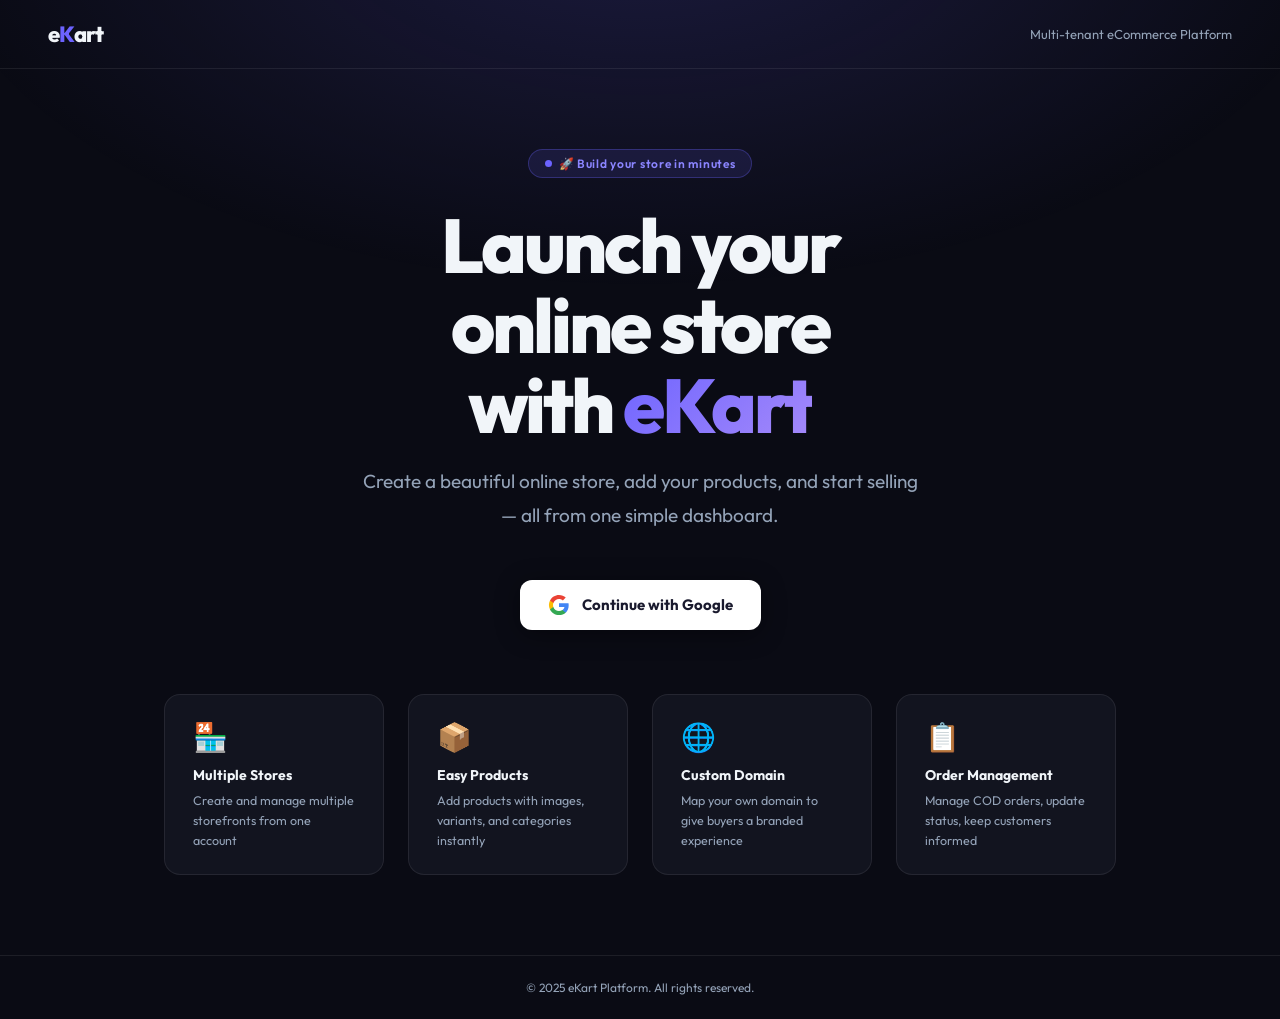
<file: home.html>
<!DOCTYPE html>
<html lang="en">
<head>
<meta charset="UTF-8">
<meta name="viewport" content="width=device-width, initial-scale=1.0, maximum-scale=1.0">
<title>eKart — My Stores</title>
<link rel="preconnect" href="https://fonts.googleapis.com">
<link rel="preconnect" href="https://fonts.gstatic.com" crossorigin>
<link href="https://fonts.googleapis.com/css2?family=Plus+Jakarta+Sans:wght@300;400;500;600;700;800&family=JetBrains+Mono:wght@400;500;600&display=swap" rel="stylesheet">
<link rel="stylesheet" href="shared.css">
<style>
/* ── Skeleton extras ──────────────────────────────────────────── */
.skel-stats-row  {display:grid;grid-template-columns:repeat(4,1fr);gap:14px;flex-shrink:0}
.skel-stat-card  {height:84px;border-radius:var(--r)}
.skel-stores-grid{display:grid;grid-template-columns:repeat(2,1fr);gap:14px}
.skel-store-card {border-radius:var(--r-lg);overflow:hidden;display:flex;flex-direction:column;background:var(--surface);border:1px solid var(--border)}
.skel-store-stripe{height:3px;flex-shrink:0}
.skel-store-header{display:flex;align-items:center;gap:11px;padding:14px 16px 10px}
.skel-store-logo-sm{width:36px;height:36px;border-radius:9px;flex-shrink:0}
.skel-store-name {height:13px;width:48%;border-radius:4px}
.skel-store-slug {height:9px;width:32%;border-radius:3px;margin-top:5px}
.skel-store-badge{height:18px;width:40px;border-radius:10px;margin-left:auto;flex-shrink:0}
.skel-store-kpis {display:grid;grid-template-columns:repeat(3,1fr);border-top:1px solid var(--border)}
.skel-kpi        {display:flex;flex-direction:column;align-items:center;gap:5px;padding:10px 6px}
.skel-kpi-val    {height:13px;width:40px;border-radius:4px}
.skel-kpi-label  {height:7px;width:28px;border-radius:3px}
.skel-store-footer{display:flex;align-items:center;gap:8px;padding:10px 14px;border-top:1px solid var(--border)}
.skel-domain-bar {height:24px;flex:1;border-radius:var(--r-xs)}
.skel-action-sm  {height:24px;width:48px;border-radius:var(--r-xs);flex-shrink:0}

/* ── Keyframes ────────────────────────────────────────────────── */
@keyframes cardIn      {from{opacity:0;transform:translateY(10px)}to{opacity:1;transform:translateY(0)}}
@keyframes domainPulse {0%,100%{opacity:1}50%{opacity:.3}}
@keyframes floatIcon   {0%,100%{transform:translateY(0) rotate(0deg)}50%{transform:translateY(-10px) rotate(2deg)}}
@keyframes kpiPulse    {0%,100%{opacity:1}50%{opacity:.3}}

/* ── Stats row ────────────────────────────────────────────────── */
.stats-row{display:grid;grid-template-columns:repeat(4,1fr);gap:14px;margin-bottom:24px}
.stat-card{background:var(--surface);border:1px solid var(--border);border-radius:var(--r);padding:18px 20px;display:flex;align-items:flex-start;gap:14px;transition:var(--t);position:relative;overflow:hidden;box-shadow:var(--sh-sm)}
.stat-card::after{content:'';position:absolute;inset:0;background:linear-gradient(135deg,transparent 55%,rgba(124,111,255,.03) 100%);pointer-events:none}
.stat-card:hover{border-color:var(--border-md);transform:translateY(-2px);box-shadow:var(--sh)}
.stat-icon-wrap{width:40px;height:40px;border-radius:var(--r-sm);background:var(--surface-3);border:1px solid var(--border);display:flex;align-items:center;justify-content:center;font-size:17px;flex-shrink:0;transition:var(--t)}
.stat-card:hover .stat-icon-wrap{background:var(--accent-dim);border-color:rgba(124,111,255,.2)}
.stat-info{flex:1;min-width:0}
.stat-label{font-size:10px;color:var(--text-3);font-weight:700;text-transform:uppercase;letter-spacing:.09em;margin-bottom:6px}
.stat-value{font-size:24px;font-weight:700;letter-spacing:-.04em;font-family:var(--mono);color:var(--text);line-height:1}
.stat-value.stat-loading{color:var(--surface-4);animation:kpiPulse 1.4s ease-in-out infinite}

/* ── Store cards ──────────────────────────────────────────────── */
.stores-grid{display:grid;grid-template-columns:repeat(auto-fill,minmax(min(300px,100%),1fr));gap:14px}
.store-card{background:var(--surface);border:1px solid var(--border);border-radius:var(--r-lg);overflow:hidden;transition:border-color .18s var(--ease),transform .18s var(--ease),box-shadow .18s var(--ease);position:relative;box-shadow:var(--sh-sm);animation:cardIn .3s var(--ease) both;cursor:pointer}
.store-card:hover{border-color:var(--accent);transform:translateY(-3px);box-shadow:var(--sh),0 0 0 1px var(--accent-dim)}
.store-card:nth-child(1){animation-delay:.04s}.store-card:nth-child(2){animation-delay:.08s}
.store-card:nth-child(3){animation-delay:.12s}.store-card:nth-child(4){animation-delay:.16s}
.store-card:nth-child(5){animation-delay:.20s}.store-card:nth-child(6){animation-delay:.24s}
.store-card-stripe{height:3px;width:100%;display:block;flex-shrink:0}
.store-card-header{display:flex;align-items:center;gap:11px;padding:14px 16px 10px}
.store-logo-inline{width:36px;height:36px;border-radius:9px;flex-shrink:0;border:1px solid var(--border-md);display:flex;align-items:center;justify-content:center;font-size:13px;font-weight:900;font-family:var(--font);letter-spacing:-.03em;overflow:hidden}
.store-logo-inline img{width:100%;height:100%;object-fit:contain;padding:4px}
.store-header-text{flex:1;min-width:0}
.store-name{font-size:13.5px;font-weight:700;color:var(--text);letter-spacing:-.02em;white-space:nowrap;overflow:hidden;text-overflow:ellipsis;line-height:1.2}
.store-slug{font-size:10.5px;color:var(--text-3);font-family:var(--mono);margin-top:2px;white-space:nowrap;overflow:hidden;text-overflow:ellipsis}
.store-header-badges{display:flex;align-items:center;gap:5px;flex-shrink:0}
.store-kpis{display:grid;grid-template-columns:repeat(3,1fr);border-top:1px solid var(--border);border-bottom:1px solid var(--border)}
.store-kpi{padding:9px 6px;text-align:center;border-right:1px solid var(--border);transition:background .15s}
.store-kpi:last-child{border-right:none}
.store-kpi:hover{background:var(--surface-2)}
.store-kpi-val{font-size:13px;font-weight:700;font-family:var(--mono);color:var(--text);line-height:1;margin-bottom:3px}
.store-kpi-val.loading{animation:kpiPulse 1.4s ease-in-out infinite;color:var(--surface-4)}
.store-kpi-val.rev{color:var(--green)}.store-kpi-val.today{color:var(--accent)}
.store-kpi-label{font-size:8px;font-weight:700;text-transform:uppercase;letter-spacing:.09em;color:var(--text-3)}
.store-card-footer{padding:9px 14px;display:flex;align-items:center;gap:8px}
.store-domain-hint{flex:1;min-width:0;display:flex;align-items:center;gap:5px;overflow:hidden}
.sdh-dot{width:6px;height:6px;border-radius:50%;flex-shrink:0}
.sdh-dot.green{background:var(--green)}.sdh-dot.amber{background:var(--amber);animation:domainPulse 1.4s ease-in-out infinite}
.sdh-text{font-size:10.5px;font-family:var(--mono);color:var(--text-3);overflow:hidden;text-overflow:ellipsis;white-space:nowrap}
.sdh-text.green{color:var(--green)}.sdh-text.amber{color:var(--amber)}
.card-open-hint{font-size:10px;color:var(--text-3);margin-left:auto;flex-shrink:0;opacity:0;transition:opacity .15s;display:flex;align-items:center;gap:3px}
.store-card:hover .card-open-hint{opacity:1}

/* ── Store detail panel ───────────────────────────────────────── */
.panel-backdrop{position:fixed;inset:0;background:rgba(0,0,0,.4);backdrop-filter:blur(6px);-webkit-backdrop-filter:blur(6px);z-index:200;opacity:0;transition:opacity .2s var(--ease);pointer-events:none}
.panel-backdrop.open{opacity:1;pointer-events:all}
.store-panel{position:fixed;top:50%;left:50%;width:560px;max-width:calc(100vw - 32px);max-height:calc(100vh - 48px);background:var(--surface);border:1px solid var(--border-md);border-radius:var(--r-xl);z-index:201;display:flex;flex-direction:column;transform:translate(-50%,-50%) scale(.93);opacity:0;transition:transform .24s cubic-bezier(.34,1.28,.64,1),opacity .18s ease;box-shadow:0 32px 80px rgba(0,0,0,.18),0 8px 24px rgba(0,0,0,.1);overflow:hidden;pointer-events:none}
[data-theme="dark"] .store-panel{box-shadow:0 32px 80px rgba(0,0,0,.55),0 8px 24px rgba(0,0,0,.3)}
.store-panel.open{transform:translate(-50%,-50%) scale(1);opacity:1;pointer-events:all}
.sp-header{flex-shrink:0;border-bottom:1px solid var(--border)}
.sp-stripe{height:3px;width:100%}
.sp-header-inner{display:flex;align-items:center;gap:12px;padding:16px 20px}
.sp-logo{width:42px;height:42px;border-radius:11px;flex-shrink:0;display:flex;align-items:center;justify-content:center;font-size:15px;font-weight:900;font-family:var(--font);letter-spacing:-.03em;overflow:hidden;border:1px solid var(--border-md)}
.sp-logo img{width:100%;height:100%;object-fit:contain;padding:4px}
.sp-title-wrap{flex:1;min-width:0}
.sp-title{font-size:16px;font-weight:800;letter-spacing:-.03em;color:var(--text)}
.sp-slug {font-size:11px;color:var(--text-3);font-family:var(--mono);margin-top:1px}
.sp-close{width:32px;height:32px;border-radius:var(--r-sm);background:var(--surface-3);border:1px solid var(--border-md);display:flex;align-items:center;justify-content:center;cursor:pointer;font-size:14px;color:var(--text-2);transition:var(--t);flex-shrink:0;font-family:var(--font)}
.sp-close:hover{background:var(--red-dim);border-color:rgba(242,107,107,.3);color:var(--red)}
.sp-tabs{display:flex;gap:2px;padding:10px 16px 0;flex-shrink:0;border-bottom:1px solid var(--border)}
.sp-tab{padding:8px 14px;font-size:12px;font-weight:600;font-family:var(--font);color:var(--text-3);cursor:pointer;border:none;background:none;border-bottom:2px solid transparent;transition:var(--t);letter-spacing:-.01em;margin-bottom:-1px}
.sp-tab:hover{color:var(--text-2)}.sp-tab.active{color:var(--accent);border-bottom-color:var(--accent)}
.sp-body{flex:1;overflow-y:auto;scrollbar-width:thin;scrollbar-color:var(--surface-4) transparent;overscroll-behavior:contain}
.sp-body::-webkit-scrollbar{width:4px}.sp-body::-webkit-scrollbar-thumb{background:var(--surface-4);border-radius:2px}
.sp-pane{display:none;padding:20px}.sp-pane.active{display:block}
.sp-sec{margin-bottom:22px}
.sp-sec-title{font-size:9.5px;font-weight:800;text-transform:uppercase;letter-spacing:.12em;color:var(--text-3);margin-bottom:12px}
.sp-kpi-row{display:grid;grid-template-columns:repeat(3,1fr);gap:8px;margin-bottom:4px}
.sp-kpi-card{background:var(--surface-2);border:1px solid var(--border);border-radius:var(--r-sm);padding:12px 8px;text-align:center}
.sp-kpi-val{font-size:16px;font-weight:700;font-family:var(--mono);color:var(--text);line-height:1;margin-bottom:4px}
.sp-kpi-val.rev{color:var(--green)}.sp-kpi-val.today{color:var(--accent)}
.sp-kpi-label{font-size:8.5px;font-weight:700;text-transform:uppercase;letter-spacing:.09em;color:var(--text-3)}
.sp-info-grid{display:flex;flex-direction:column;border:1px solid var(--border);border-radius:var(--r-sm);overflow:hidden}
.sp-info-row{display:flex;align-items:center;gap:10px;padding:9px 12px;background:var(--surface);border-bottom:1px solid var(--border)}
.sp-info-row:last-child{border-bottom:none}
.sp-info-key{font-size:11px;font-weight:600;color:var(--text-3);width:90px;flex-shrink:0}
.sp-info-val{font-size:12px;color:var(--text);flex:1;font-family:var(--font)}
.sp-info-val.mono{font-family:var(--mono)}
.sp-actions{flex-shrink:0;padding:14px 20px;border-top:1px solid var(--border);display:flex;gap:7px;flex-wrap:wrap;background:var(--surface)}
.sp-btn{flex:1;min-width:80px;padding:9px 12px;border-radius:var(--r-sm);border:1px solid var(--border-md);background:var(--surface-3);color:var(--text-2);font-size:12px;font-weight:600;font-family:var(--font);cursor:pointer;text-align:center;transition:var(--t);white-space:nowrap}
.sp-btn:hover{background:var(--surface-4);color:var(--text);border-color:var(--border-lg)}
.sp-btn.primary{background:var(--accent);color:white;border-color:transparent;box-shadow:0 4px 14px var(--accent-glow)}.sp-btn.primary:hover{background:var(--accent-2)}
.sp-btn.danger{color:var(--red);background:var(--red-dim);border-color:rgba(242,107,107,.2)}.sp-btn.danger:hover{background:rgba(242,107,107,.18);border-color:var(--red)}

/* ── Domain panel ─────────────────────────────────────────────── */
.domain-status-banner{display:flex;align-items:center;gap:10px;padding:12px 14px;border-radius:var(--r-sm);border:1px solid;margin-bottom:18px}
.domain-status-banner.connected{background:var(--green-dim);border-color:var(--green-border)}
.domain-status-banner.pending  {background:var(--amber-dim);border-color:var(--amber-border)}
.domain-status-banner.none     {background:var(--surface-2);border-color:var(--border)}
.dsb-dot{width:8px;height:8px;border-radius:50%;flex-shrink:0}
.dsb-dot.green{background:var(--green)}.dsb-dot.amber{background:var(--amber);animation:domainPulse 1.4s ease-in-out infinite}.dsb-dot.gray{background:var(--text-3)}
.dsb-info{flex:1;min-width:0}
.dsb-title{font-size:12px;font-weight:700;margin-bottom:1px}
.dsb-title.green{color:var(--green)}.dsb-title.amber{color:var(--amber)}.dsb-title.gray{color:var(--text-2)}
.dsb-sub{font-size:11px;color:var(--text-3);font-family:var(--mono);white-space:nowrap;overflow:hidden;text-overflow:ellipsis}
.dsb-action{background:none;border:1px solid var(--border-md);border-radius:var(--r-xs);font-size:11px;font-weight:600;padding:4px 10px;cursor:pointer;color:var(--text-2);font-family:var(--font);transition:var(--t);flex-shrink:0}
.dsb-action:hover{border-color:var(--border-lg);color:var(--text)}
.domain-input-wrap{display:flex;gap:8px;margin-bottom:14px}
.domain-input-wrap input{flex:1;font-size:12px;font-family:var(--mono);height:38px;padding:0 12px;border-radius:var(--r-sm);border:1px solid var(--border-md);background:var(--surface-2);color:var(--text);outline:none;transition:var(--t);min-width:0}
.domain-input-wrap input:focus{border-color:var(--accent);box-shadow:0 0 0 3px var(--accent-dim);background:var(--surface-3)}
.domain-input-wrap input::placeholder{color:var(--text-3)}
.domain-save-btn{height:38px;padding:0 16px;border-radius:var(--r-sm);border:none;background:var(--accent);color:white;font-size:12px;font-weight:700;font-family:var(--font);cursor:pointer;transition:var(--t);flex-shrink:0}
.domain-save-btn:hover{background:var(--accent-2)}
.cname-box{border:1px solid var(--border-md);border-radius:var(--r-sm);overflow:hidden;margin-bottom:16px}
.cname-box-header{padding:7px 12px;background:var(--surface-3);font-size:9px;font-weight:800;text-transform:uppercase;letter-spacing:.09em;color:var(--text-3)}
.cname-row{display:flex;align-items:center;padding:8px 12px;gap:8px;border-top:1px solid var(--border)}
.cname-key{font-size:10px;font-weight:700;color:var(--text-3);width:52px;flex-shrink:0;text-transform:uppercase;letter-spacing:.06em}
.cname-val{font-size:12px;font-family:var(--mono);color:var(--text);flex:1;word-break:break-all}
.cname-val.accent{color:var(--accent-2)}
.cname-copy{background:none;border:1px solid var(--border-md);border-radius:var(--r-xs);cursor:pointer;color:var(--text-3);font-size:10px;padding:3px 9px;font-family:var(--font);transition:var(--t);flex-shrink:0}
.cname-copy:hover{border-color:var(--accent);color:var(--accent-2)}
.reg-tabs{display:flex;gap:4px;flex-wrap:wrap;margin-bottom:14px}
.reg-tab{font-size:10.5px;font-weight:700;padding:4px 10px;border-radius:var(--r-xs);border:1px solid var(--border-md);background:none;color:var(--text-3);cursor:pointer;transition:var(--t);letter-spacing:.02em;font-family:var(--font)}
.reg-tab:hover{border-color:var(--accent);color:var(--text)}.reg-tab.active{border-color:var(--accent);background:var(--accent-dim);color:var(--accent-2)}
.dns-steps{display:flex;flex-direction:column;gap:10px}
.dns-step{display:flex;gap:10px;align-items:flex-start}
.dns-step-num{width:20px;height:20px;border-radius:50%;background:var(--accent-dim);color:var(--accent-2);font-size:9px;font-weight:800;display:flex;align-items:center;justify-content:center;flex-shrink:0;margin-top:1px;font-family:var(--font)}
.dns-step-text{font-size:12px;color:var(--text-2);line-height:1.6;flex:1}
.dns-step-text strong{color:var(--text);font-weight:700}
.dns-pending-hint{background:var(--amber-dim);border:1px solid var(--amber-border);border-radius:var(--r-sm);padding:10px 12px;font-size:11px;color:var(--amber);line-height:1.55;margin-top:14px}
.dns-pending-hint code{font-family:var(--mono);font-size:10.5px;background:rgba(0,0,0,.08);padding:1px 5px;border-radius:4px}
[data-theme="dark"] .dns-pending-hint code{background:rgba(0,0,0,.2)}

/* ── Panel drag handle (mobile only) ─────────────────────────── */
.sp-drag-handle{display:none}
@media(max-width:648px){
  .sp-drag-handle{display:flex;justify-content:center;align-items:center;padding:12px 0 4px;flex-shrink:0;background:var(--surface)}
  .sp-drag-handle::before{content:'';width:40px;height:4px;background:var(--border-md);border-radius:2px}
}
.stores-empty-state{display:flex;align-items:center;justify-content:center;min-height:calc(100vh - 250px);padding:40px 20px;animation:fadeUp .4s var(--ease) both}
@keyframes fadeUp{from{opacity:0;transform:translateY(20px)}to{opacity:1;transform:translateY(0)}}
.stores-empty-inner{text-align:center;max-width:400px}
.stores-empty-icon-wrap{width:88px;height:88px;border-radius:22px;background:linear-gradient(135deg,var(--surface-3),var(--surface-4));border:1px solid var(--border-md);display:flex;align-items:center;justify-content:center;font-size:40px;margin:0 auto 22px;box-shadow:var(--sh);animation:floatIcon 3.5s ease-in-out infinite}
.stores-empty-inner h3{font-size:22px;font-weight:800;color:var(--text);margin-bottom:10px;letter-spacing:-.04em}
.stores-empty-inner p{font-size:14px;color:var(--text-2);line-height:1.7;margin-bottom:24px}
.stores-empty-btn{font-size:14px!important;padding:0 28px!important;height:44px!important;border-radius:var(--r)!important;box-shadow:0 6px 24px var(--accent-glow)!important}
.stores-empty-btn:hover{transform:translateY(-2px)!important;box-shadow:0 10px 32px var(--accent-glow)!important}

/* ── Edit/Create modal ────────────────────────────────────────── */
.modal-overlay{display:none;position:fixed;inset:0;background:rgba(0,0,0,.35);backdrop-filter:blur(8px);-webkit-backdrop-filter:blur(8px);z-index:300;align-items:center;justify-content:center;padding:20px;box-sizing:border-box}
.modal-overlay.open{display:flex}
.modal{background:var(--surface);border:1px solid var(--border-md);border-radius:var(--r-xl);box-shadow:0 24px 64px rgba(0,0,0,.18),0 8px 24px rgba(0,0,0,.08);color:var(--text);font-family:var(--font);padding:28px;width:100%;max-width:560px;max-height:calc(100vh - 40px);max-height:calc(100dvh - 40px);overflow-y:auto;scrollbar-width:thin;scrollbar-color:var(--surface-4) transparent;box-sizing:border-box;overscroll-behavior:contain}
[data-theme="dark"] .modal{box-shadow:0 24px 64px rgba(0,0,0,.55),0 8px 24px rgba(0,0,0,.3)}
.modal::-webkit-scrollbar{width:4px}.modal::-webkit-scrollbar-thumb{background:var(--surface-4);border-radius:2px}
.modal h2{font-size:18px;font-weight:800;letter-spacing:-.04em;margin-bottom:22px;color:var(--text)}
.field{margin-bottom:14px}
.field label{font-size:12px;font-weight:600;color:var(--text-2);display:block;margin-bottom:6px;letter-spacing:.01em}
.field input,.field textarea,.field select{width:100%;font-family:var(--font);font-size:13px;height:40px;padding:0 12px;border-radius:var(--r-sm);border:1px solid var(--border-md);background:var(--surface-2);color:var(--text);outline:none;transition:var(--t)}
.field textarea{height:80px;padding:10px 12px;resize:vertical}
.field input:focus,.field textarea:focus,.field select:focus{border-color:var(--accent);box-shadow:0 0 0 3px var(--accent-dim);background:var(--surface-3)}
.field input::placeholder,.field textarea::placeholder{color:var(--text-3)}
.field select option{background:var(--surface);color:var(--text)}
.field-row{display:grid;grid-template-columns:1fr 1fr;gap:12px}
.modal-footer{display:flex;justify-content:flex-end;gap:8px;margin-top:22px;padding-top:18px;border-top:1px solid var(--border)}
/* Card style picker */
.card-style-picker{display:grid;grid-template-columns:repeat(4,1fr);gap:8px;margin-top:4px}
.card-style-opt{border:1px solid var(--border-md);border-radius:var(--r-sm);padding:10px 6px 8px;cursor:pointer;text-align:center;transition:var(--t);background:var(--surface-2)}
.card-style-opt:hover,.card-style-opt.active{border-color:var(--accent);background:var(--accent-dim)}
.card-style-opt span{font-size:10.5px;font-weight:700;color:var(--text-3);display:block;margin-top:5px}
.card-style-opt.active span{color:var(--accent-2)}
.card-style-preview{height:40px;display:flex;align-items:center;justify-content:center}
.cspr-grid{display:grid;grid-template-columns:1fr 1fr;gap:3px;width:38px}
.cspr-grid div{background:var(--surface-4);border-radius:2px;height:15px}
.card-style-opt.active .cspr-grid div{background:var(--accent);opacity:.5}
.cspr-list{display:flex;gap:4px;align-items:center;width:48px;margin-bottom:3px}
.cspr-list-img{width:14px;height:14px;background:var(--surface-4);border-radius:2px;flex-shrink:0}
.cspr-list-lines{flex:1;display:flex;flex-direction:column;gap:3px}
.cspr-list-lines span{display:block;height:3px;background:var(--surface-4);border-radius:2px}
.card-style-opt.active .cspr-list-img,.card-style-opt.active .cspr-list-lines span{background:var(--accent);opacity:.5}
.cspr-minimal{position:relative;width:38px;height:38px;border-radius:5px;overflow:hidden}
.cspr-min-img{position:absolute;inset:0;background:var(--surface-4)}
.cspr-min-overlay{position:absolute;bottom:0;left:0;right:0;height:40%;background:rgba(0,0,0,.15)}
.card-style-opt.active .cspr-min-img{background:var(--accent);opacity:.4}
.cspr-magazine{display:flex;gap:3px;width:46px;height:38px}
.cspr-mag-big{flex:2;background:var(--surface-4);border-radius:2px}
.cspr-mag-small{flex:1;display:flex;flex-direction:column;gap:3px}
.cspr-mag-small div{flex:1;background:var(--surface-4);border-radius:2px}
.card-style-opt.active .cspr-mag-big,.card-style-opt.active .cspr-mag-small div{background:var(--accent);opacity:.5}

/* ── Responsive ───────────────────────────────────────────────── */
@media(min-width:1400px){.stores-grid{grid-template-columns:repeat(3,1fr)}}
@media(max-width:1024px) and (min-width:649px){
  .stats-row,.skel-stats-row{grid-template-columns:repeat(2,1fr)}
}
@media(max-width:648px){
  .skel-stats-row{grid-template-columns:repeat(2,1fr);gap:10px}
  .skel-stores-grid{grid-template-columns:1fr}
  .stats-row{grid-template-columns:repeat(2,1fr);gap:10px;margin-bottom:16px}
  .stat-card{padding:14px!important;gap:10px!important}
  .stat-icon-wrap{width:34px;height:34px;font-size:14px}
  .stat-value{font-size:20px!important}
  .stores-grid{grid-template-columns:1fr;gap:10px}
  .store-card{border-radius:var(--r)}
  .store-card-header{padding:12px 14px 8px;gap:9px}
  .store-logo-inline{width:32px;height:32px}
  .store-kpi{padding:8px 4px}
  .store-kpi-val{font-size:12px}
  .store-kpi-label{font-size:7.5px}
  /* Panel → bottom sheet */
  .store-panel{width:100%!important;max-width:100%!important;max-height:90vh!important;max-height:90dvh!important;top:auto!important;bottom:0!important;left:0!important;right:0!important;transform:translate(0,100%)!important;opacity:1!important;border-radius:var(--r-xl) var(--r-xl) 0 0!important;border-bottom:none!important}
  .store-panel.open{transform:translate(0,0)!important}
  /* let flex fill remaining space instead of magic calc */
  .sp-body{flex:1!important;min-height:0!important;max-height:none!important;overflow-y:auto}
  .sp-kpi-val{font-size:14px}
  /* Modal → true bottom sheet: anchored, full-width, no side gaps */
  .modal-overlay{padding:0!important;align-items:flex-end!important}
  .modal{
    width:100%!important;max-width:100%!important;
    max-height:90vh!important;max-height:90dvh!important;
    border-radius:var(--r-xl) var(--r-xl) 0 0!important;
    border-bottom:none!important;
    /* top drag handle via padding-top so ::before has room */
    padding:0 20px calc(20px + env(safe-area-inset-bottom,0px))!important;
  }
  /* drag handle pill */
  .modal::before{
    content:'';display:block;width:40px;height:4px;
    background:var(--border-md);border-radius:2px;
    margin:14px auto 20px;position:sticky;top:0;
  }
  .modal h2{font-size:16px;margin-bottom:16px}
  .field-row{grid-template-columns:1fr}
  .card-style-picker{grid-template-columns:repeat(2,1fr)}
  .domain-input-wrap{flex-direction:column;gap:6px}
  .domain-save-btn{width:100%}
  .sp-actions{gap:6px;padding-bottom:calc(14px + env(safe-area-inset-bottom,0px))!important}.sp-btn{min-width:calc(50% - 3px)}
}
@media(max-width:380px){
  .stats-row{grid-template-columns:1fr 1fr}
  .stat-value{font-size:18px!important}
  .sp-actions{flex-direction:column;gap:6px}
  .sp-btn{flex:none;width:100%;min-width:unset}
  .content{padding:12px 12px 80px}
  .modal{max-height:95vh!important;max-height:95dvh!important}
}
</style>

<!-- Inline theme init to prevent flash -->
<script>
;(function(){
  var p=new URLSearchParams(location.search),t=p.get('token');
  if(t){localStorage.setItem('ekart_token',t);history.replaceState({},'',location.pathname);}
  var d=localStorage.getItem('ekart_theme')==='dark';
  document.documentElement[d?'setAttribute':'removeAttribute']('data-theme','dark');
  document.documentElement.style.background=d?'#07080D':'#F2F3F9';
})();
</script>
<script src="api.js"></script>
<script src="shared.js"></script>
<script src="nav.js"></script>
</head>
<body>

<div id="toast-container"></div>

<!-- MOBILE TOPBAR -->
<div class="mobile-topbar">
  <div class="mob-left">
    <button class="hamburger" onclick="openMobileSidebar()" aria-label="Open menu">
      <svg viewBox="0 0 16 16"><line x1="1" y1="4" x2="15" y2="4"/><line x1="1" y1="8" x2="15" y2="8"/><line x1="1" y1="12" x2="15" y2="12"/></svg>
    </button>
    <a class="mob-logo" href="home.html">e<span>K</span>art</a>
  </div>
  <div class="mob-right">
    <button class="theme-toggle" id="themeToggleMob" onclick="toggleTheme()" title="Toggle theme" style="width:32px;height:32px;font-size:14px;">☀️</button>
    <button class="btn btn-primary btn-sm" id="mobNewStoreBtn" onclick="openCreateStore()">+ New</button>
  </div>
</div>

<!-- PAGE SKELETON -->
<div id="page-skeleton">
  <div class="skel-topbar">
    <div class="skel" style="height:14px;width:88px;border-radius:5px;"></div>
    <div class="skel" style="height:36px;width:120px;border-radius:var(--r-sm);"></div>
  </div>
  <div class="skel-body">
    <div class="skel-stats-row">
      <div class="skel skel-stat-card"></div>
      <div class="skel skel-stat-card" style="opacity:.8"></div>
      <div class="skel skel-stat-card" style="opacity:.6"></div>
      <div class="skel skel-stat-card" style="opacity:.45"></div>
    </div>
    <div class="skel-stores-grid">
      <div class="skel-store-card">
        <div class="skel skel-store-stripe"></div>
        <div class="skel-store-header">
          <div class="skel skel-store-logo-sm"></div>
          <div style="flex:1;min-width:0;"><div class="skel skel-store-name"></div><div class="skel skel-store-slug"></div></div>
          <div class="skel skel-store-badge"></div>
        </div>
        <div class="skel-store-kpis">
          <div class="skel-kpi"><div class="skel skel-kpi-val"></div><div class="skel skel-kpi-label"></div></div>
          <div class="skel-kpi"><div class="skel skel-kpi-val"></div><div class="skel skel-kpi-label"></div></div>
          <div class="skel-kpi"><div class="skel skel-kpi-val"></div><div class="skel skel-kpi-label"></div></div>
        </div>
        <div class="skel-store-footer"><div class="skel skel-domain-bar"></div><div class="skel skel-action-sm"></div></div>
      </div>
      <div class="skel-store-card" style="opacity:.55;">
        <div class="skel skel-store-stripe"></div>
        <div class="skel-store-header">
          <div class="skel skel-store-logo-sm"></div>
          <div style="flex:1;min-width:0;"><div class="skel skel-store-name" style="width:42%"></div><div class="skel skel-store-slug" style="width:27%"></div></div>
          <div class="skel skel-store-badge"></div>
        </div>
        <div class="skel-store-kpis">
          <div class="skel-kpi"><div class="skel skel-kpi-val"></div><div class="skel skel-kpi-label"></div></div>
          <div class="skel-kpi"><div class="skel skel-kpi-val"></div><div class="skel skel-kpi-label"></div></div>
          <div class="skel-kpi"><div class="skel skel-kpi-val"></div><div class="skel skel-kpi-label"></div></div>
        </div>
        <div class="skel-store-footer"><div class="skel skel-domain-bar"></div><div class="skel skel-action-sm"></div></div>
      </div>
    </div>
  </div>
</div>

<!-- SIDEBAR -->
<div class="sidebar-backdrop" id="sidebarBackdrop" onclick="closeMobileSidebar()"></div>
<div class="sidebar" id="sidebar">
  <a class="sidebar-logo" href="home.html">e<span class="logo-k">K</span>art</a>
  <div class="sidebar-user-skel" id="sidebar-user-skel">
    <div class="skel" style="width:34px;height:34px;border-radius:50%;flex-shrink:0;"></div>
    <div style="flex:1;display:flex;flex-direction:column;gap:5px;">
      <div class="skel" style="height:10px;width:90px;border-radius:4px;"></div>
      <div class="skel" style="height:8px;width:120px;border-radius:3px;"></div>
    </div>
  </div>
  <div class="sidebar-user loading" id="sidebar-user-real">
    <div class="sidebar-avatar" id="nav-avatar"></div>
    <div class="sidebar-user-info">
      <div class="sidebar-user-name"  id="nav-user-name"></div>
      <div class="sidebar-user-email" id="nav-user-email"></div>
    </div>
  </div>
  <div id="sidebar-nav"></div>
  <div class="sidebar-bottom">
    <button class="btn-logout" onclick="logout()">↩&nbsp; Log out</button>
  </div>
</div>

<!-- MAIN -->
<div class="main-wrap">
  <div class="topbar">
    <div class="topbar-left"><span class="topbar-title">My Stores</span></div>
    <div class="topbar-right">
      <button class="theme-toggle" id="themeToggleBtn" onclick="toggleTheme()" title="Toggle theme">☀️</button>
      <div id="topbar-actions"></div>
    </div>
  </div>
  <div id="page-content" class="content" style="display:none;"></div>
</div>

<!-- STORE DETAIL PANEL -->
<div class="panel-backdrop" id="panelBackdrop" onclick="closeStorePanel()"></div>
<div class="store-panel" id="storePanel">
  <div class="sp-drag-handle"></div>
  <div class="sp-header">
    <div class="sp-stripe" id="sp-stripe"></div>
    <div class="sp-header-inner">
      <div class="sp-logo" id="sp-logo"></div>
      <div class="sp-title-wrap">
        <div class="sp-title" id="sp-title"></div>
        <div class="sp-slug"  id="sp-slug"></div>
      </div>
      <button class="sp-close" onclick="closeStorePanel()" aria-label="Close">✕</button>
    </div>
  </div>
  <div class="sp-tabs">
    <button class="sp-tab active" onclick="switchPanelTab('overview',this)">Overview</button>
    <button class="sp-tab"        onclick="switchPanelTab('domain',this)">Domain</button>
    <button class="sp-tab"        onclick="switchPanelTab('settings',this)">Settings</button>
  </div>
  <div class="sp-body">
    <div class="sp-pane active" id="sp-pane-overview">
      <div class="sp-sec">
        <div class="sp-sec-title">Performance (30 days)</div>
        <div class="sp-kpi-row">
          <div class="sp-kpi-card"><div class="sp-kpi-val rev"   id="sp-rev">—</div><div class="sp-kpi-label">Revenue</div></div>
          <div class="sp-kpi-card"><div class="sp-kpi-val"       id="sp-ord">—</div><div class="sp-kpi-label">Orders</div></div>
          <div class="sp-kpi-card"><div class="sp-kpi-val today" id="sp-today">—</div><div class="sp-kpi-label">Today</div></div>
        </div>
      </div>
      <div class="sp-sec">
        <div class="sp-sec-title">Store info</div>
        <div class="sp-info-grid" id="sp-info-grid"></div>
      </div>
    </div>
    <div class="sp-pane" id="sp-pane-domain"><div id="sp-domain-content"></div></div>
    <div class="sp-pane" id="sp-pane-settings">
      <div class="sp-sec">
        <div class="sp-sec-title">Store configuration</div>
        <div class="sp-info-grid" id="sp-settings-grid"></div>
      </div>
      <div style="margin-top:16px;">
        <button class="sp-btn primary" style="width:100%;display:flex;align-items:center;justify-content:center;gap:6px;" onclick="openEditFromPanel()">✏️ &nbsp;Edit store settings</button>
      </div>
    </div>
  </div>
  <div class="sp-actions" id="sp-actions"></div>
</div>

<!-- EDIT/CREATE MODAL -->
<div class="modal-overlay" id="storeModal">
  <div class="modal">
    <h2 id="storeModalTitle">Create New Store</h2>
    <input type="hidden" id="storeEditId">
    <div class="field"><label>Store Name *</label><input type="text" id="storeName" placeholder="My Awesome Store"></div>
    <div class="field"><label>Tagline</label><input type="text" id="storeTagline" placeholder="The best deals online"></div>
    <div class="field"><label>Description</label><textarea id="storeDesc" placeholder="What does your store sell?"></textarea></div>
    <div class="field-row">
      <div class="field"><label>Contact Email</label><input type="email" id="storeEmail"></div>
      <div class="field"><label>Phone</label><input type="text" id="storePhone" placeholder="+91 98765 43210"></div>
    </div>
    <div class="field-row">
      <div class="field"><label>Currency</label>
        <select id="storeCurrency">
          <option value="INR">INR (₹)</option><option value="USD">USD ($)</option><option value="EUR">EUR (€)</option>
        </select>
      </div>
      <div class="field"><label>Brand Color</label>
        <input type="color" id="storeBrandColor" value="#7C6FFF" style="height:40px;padding:4px;cursor:pointer;">
      </div>
    </div>
    <div class="field">
      <label>Product Card Style</label>
      <div class="card-style-picker" id="cardStylePicker">
        <div class="card-style-opt active" data-style="grid" onclick="selectCardStyle('grid',this)">
          <div class="card-style-preview"><div class="cspr-grid"><div></div><div></div><div></div><div></div></div></div><span>Grid</span>
        </div>
        <div class="card-style-opt" data-style="list" onclick="selectCardStyle('list',this)">
          <div class="card-style-preview"><div><div class="cspr-list"><div class="cspr-list-img"></div><div class="cspr-list-lines"><span></span><span></span></div></div><div class="cspr-list"><div class="cspr-list-img"></div><div class="cspr-list-lines"><span></span><span></span></div></div></div></div><span>List</span>
        </div>
        <div class="card-style-opt" data-style="minimal" onclick="selectCardStyle('minimal',this)">
          <div class="card-style-preview"><div class="cspr-minimal"><div class="cspr-min-img"></div><div class="cspr-min-overlay"></div></div></div><span>Minimal</span>
        </div>
        <div class="card-style-opt" data-style="magazine" onclick="selectCardStyle('magazine',this)">
          <div class="card-style-preview"><div class="cspr-magazine"><div class="cspr-mag-big"></div><div class="cspr-mag-small"><div></div><div></div></div></div></div><span>Magazine</span>
        </div>
      </div>
      <input type="hidden" id="storeCardStyle" value="grid">
    </div>
    <div class="field">
      <label>Store Logo</label>
      <input type="file" id="storeLogoFile" accept="image/*" onchange="previewLogo(this)"
        style="width:100%;background:var(--surface-2);border:1px solid var(--border-md);border-radius:var(--r-sm);padding:8px 12px;color:var(--text);font-family:var(--font);font-size:12px;cursor:pointer;outline:none;">
      <div id="storeLogoPreview" style="margin-top:8px;display:none;">
        <img id="storeLogoImg" src="" style="height:52px;border-radius:10px;object-fit:contain;border:1px solid var(--border-md);padding:4px;">
      </div>
      <input type="hidden" id="storeLogoExisting">
    </div>
    <div class="modal-footer">
      <button class="btn btn-secondary" onclick="closeStoreModal()">Cancel</button>
      <button class="btn btn-primary"   onclick="saveStore()">Save Store</button>
    </div>
  </div>
</div>

<script>
/* ── State ────────────────────────────────────────────────────── */
let currentUser = null, allStores = [];
const CNAME_TARGET = 'storefront.aasaitech.in';
let _panelStoreId = null;
const _storeAnalytics = {};

const REGISTRAR_STEPS = {
  godaddy:   {label:'GoDaddy',   steps:['Log in to <strong>GoDaddy</strong> → My Products → find your domain → <strong>DNS</strong>','Click <strong>Add New Record</strong>','Fill in the record below exactly, then click <strong>Save</strong>','DNS changes can take <strong>up to 48 hours</strong> — usually under 30 min']},
  namecheap: {label:'Namecheap', steps:['Log in to <strong>Namecheap</strong> → Domain List → click <strong>Manage</strong>','Go to the <strong>Advanced DNS</strong> tab','Click <strong>Add New Record</strong>, fill in the values, click ✔','DNS changes can take <strong>up to 48 hours</strong> — usually under 30 min']},
  cloudflare:{label:'Cloudflare',steps:['Log in to <strong>Cloudflare</strong> → select domain → <strong>DNS</strong>','Click <strong>Add record</strong>','Fill values — set <strong>Proxy status to DNS only</strong> (grey cloud 🌧)','Click <strong>Save</strong>. Propagates in seconds on Cloudflare']},
  bigrock:   {label:'BigRock',   steps:['Log in to <strong>BigRock</strong> → Domains → domain → <strong>DNS</strong>','Under CNAME Records click <strong>Add CNAME Record</strong>','Fill values, then click <strong>Update</strong>','DNS changes can take <strong>up to 48 hours</strong>']},
  other:     {label:'Other',     steps:['Log in to your domain registrar / DNS provider','Navigate to <strong>DNS Settings / DNS Management / Zone Editor</strong>','Add a new <strong>CNAME</strong> record with the values below','Save / confirm. DNS can take <strong>up to 48 hours</strong>']}
};

/* ── Panel helpers ───────────────────────────────────────────── */
function switchPanelTab(tab,btn){
  document.querySelectorAll('.sp-tab').forEach(t=>t.classList.remove('active'));
  document.querySelectorAll('.sp-pane').forEach(p=>p.classList.remove('active'));
  btn.classList.add('active');
  document.getElementById('sp-pane-'+tab).classList.add('active');
}

function openStorePanel(storeId){
  const s=allStores.find(x=>x._id===storeId); if(!s)return;
  _panelStoreId=storeId;
  const bg=s.brand_color||'#7C6FFF';
  document.getElementById('sp-stripe').style.background=`linear-gradient(90deg,${bg},${bg}88)`;
  const logoEl=document.getElementById('sp-logo');
  if(s.logo_url){logoEl.innerHTML=`<img src="${s.logo_url}" alt="${s.name}">`;logoEl.style.cssText='background:var(--surface-2);';}
  else{logoEl.innerHTML=s.name.slice(0,2).toUpperCase();logoEl.style.cssText=`background:${bg}22;color:${bg};`;}
  document.getElementById('sp-title').textContent=s.name;
  document.getElementById('sp-slug').textContent='/'+s.slug+' · '+(s.published?'Live':'Draft');
  const ana=_storeAnalytics[storeId]||{};
  const cur=s.currency==='USD'?'$':s.currency==='EUR'?'€':'₹';
  const rev=ana.total_revenue||0;
  const rs=rev>=100000?cur+(rev/100000).toFixed(1)+'L':rev>=1000?cur+(rev/1000).toFixed(1)+'k':cur+rev.toFixed(0);
  document.getElementById('sp-rev').textContent=rs;
  document.getElementById('sp-ord').textContent=ana.total_orders||0;
  document.getElementById('sp-today').textContent=ana.today_orders||0;
  document.getElementById('sp-info-grid').innerHTML=[
    ['Status',s.published?'<span style="color:var(--green);font-weight:700;">● Live</span>':'<span style="color:var(--text-3);">Draft</span>'],
    ['Products',(s.product_count||0)+' listed'],['Currency',s.currency||'INR'],
    ['Email',s.contact_email||'—'],['Phone',s.phone||'—'],['Tagline',s.tagline||'—']
  ].map(([k,v])=>`<div class="sp-info-row"><span class="sp-info-key">${k}</span><span class="sp-info-val">${v}</span></div>`).join('');
  renderPanelDomain(s);
  document.getElementById('sp-settings-grid').innerHTML=[
    ['Card style',s.card_style||'grid'],
    ['Brand color',`<span style="display:inline-flex;align-items:center;gap:6px;"><span style="display:inline-block;width:12px;height:12px;border-radius:3px;background:${s.brand_color||'#7C6FFF'};border:1px solid var(--border-md);"></span>${s.brand_color||'#7C6FFF'}</span>`],
    ['Slug','/'+s.slug],
    ['Description',s.description?s.description.slice(0,60)+(s.description.length>60?'…':''):'—']
  ].map(([k,v])=>`<div class="sp-info-row"><span class="sp-info-key">${k}</span><span class="sp-info-val">${v}</span></div>`).join('');
  const viewBtn=s.published?`<button class="sp-btn" onclick="window.open('${s.published_url}','_blank')">🌐 View</button>`:'';
  document.getElementById('sp-actions').innerHTML=`
    <button class="sp-btn primary" onclick="publishStore('${s._id}')">🚀 Publish</button>
    ${viewBtn}
    <button class="sp-btn" onclick="openEditFromPanel()">✏️ Edit</button>
    <button class="sp-btn danger" onclick="deleteStore('${s._id}','${s.name.replace(/'/g,"\\'")}')">🗑 Delete</button>`;
  document.querySelectorAll('.sp-tab').forEach((t,i)=>t.classList.toggle('active',i===0));
  document.querySelectorAll('.sp-pane').forEach((p,i)=>p.classList.toggle('active',i===0));
  document.getElementById('panelBackdrop').classList.add('open');
  document.getElementById('storePanel').classList.add('open');
  document.body.style.overflow='hidden';
}

function renderPanelDomain(s){
  const domain=(s.custom_domain||'').trim();
  const status=s.domain_status||(domain?'pending':'');
  let html='';
  if(domain&&status==='connected'){
    const href=domain.startsWith('http')?domain:`https://${domain}`;
    html=`<div class="domain-status-banner connected"><div class="dsb-dot green"></div><div class="dsb-info"><div class="dsb-title green">Domain connected</div><div class="dsb-sub">${domain}</div></div><a href="${href}" target="_blank" rel="noopener" class="dsb-action">Visit ↗</a></div>
    <div class="sp-sec"><div class="sp-sec-title">Manage</div><div class="sp-info-grid">
      <div class="sp-info-row"><span class="sp-info-key">Domain</span><span class="sp-info-val mono">${domain}</span></div>
      <div class="sp-info-row"><span class="sp-info-key">CNAME</span><span class="sp-info-val mono">${CNAME_TARGET}</span></div>
    </div><button class="dsb-action" style="margin-top:12px;color:var(--red);border-color:rgba(242,107,107,.25);" onclick="clearDomain('${s._id}')">Remove domain</button></div>`;
  } else if(domain&&status==='pending'){
    html=`<div class="domain-status-banner pending"><div class="dsb-dot amber"></div><div class="dsb-info"><div class="dsb-title amber">Awaiting DNS propagation</div><div class="dsb-sub">${domain}</div></div><button class="dsb-action" onclick="verifyDomain('${s._id}','${domain}')">↻ Recheck</button></div>
    <div class="sp-sec"><div class="sp-sec-title">DNS record to add</div>${cnameBox()}</div>
    <div class="sp-sec"><div class="sp-sec-title">Step-by-step guide</div>${registrarTabsHtml()}<div id="panel-reg-steps" class="dns-steps">${stepsHtml('godaddy')}</div>
    <div class="dns-pending-hint">DNS can take up to <strong>48 hours</strong>. Make sure value is exactly <code>${CNAME_TARGET}</code></div></div>
    <div style="margin-top:8px;"><button class="dsb-action" style="color:var(--red);border-color:rgba(242,107,107,.25);" onclick="clearDomain('${s._id}')">Remove domain</button></div>`;
  } else {
    html=`<div class="domain-status-banner none"><div class="dsb-dot gray"></div><div class="dsb-info"><div class="dsb-title gray">No custom domain</div><div class="dsb-sub">Connect your own domain to this store</div></div></div>
    <div class="sp-sec"><div class="sp-sec-title">Connect a domain</div>
    <div class="domain-input-wrap"><input type="text" id="panel-domain-input" placeholder="shop.yourbrand.com" value="${domain}"><button class="domain-save-btn" onclick="saveDomainFromPanel('${s._id}')">Save</button></div>
    <div style="font-size:11px;color:var(--text-3);margin-bottom:18px;">Point a CNAME record to <span style="font-family:var(--mono);color:var(--accent-2);">${CNAME_TARGET}</span></div></div>
    <div class="sp-sec"><div class="sp-sec-title">How to set up DNS</div>${cnameBox()}${registrarTabsHtml()}<div id="panel-reg-steps" class="dns-steps">${stepsHtml('godaddy')}</div></div>`;
  }
  document.getElementById('sp-domain-content').innerHTML=html;
}

function cnameBox(){return`<div class="cname-box"><div class="cname-box-header">CNAME Record</div><div class="cname-row"><span class="cname-key">Type</span><span class="cname-val accent">CNAME</span></div><div class="cname-row"><span class="cname-key">Name</span><span class="cname-val">www</span></div><div class="cname-row"><span class="cname-key">Value</span><span class="cname-val accent">${CNAME_TARGET}</span><button class="cname-copy" onclick="copyText('${CNAME_TARGET}','Copied!')">Copy</button></div><div class="cname-row"><span class="cname-key">TTL</span><span class="cname-val">3600 (1 hour)</span></div></div>`;}
function registrarTabsHtml(){return`<div class="reg-tabs" id="panel-reg-tabs">${Object.entries(REGISTRAR_STEPS).map(([k,r],i)=>`<button class="reg-tab${i===0?' active':''}" onclick="switchPanelReg('${k}',this)">${r.label}</button>`).join('')}</div>`;}
function stepsHtml(key){return(REGISTRAR_STEPS[key]?.steps||[]).map((st,i)=>`<div class="dns-step"><div class="dns-step-num">${i+1}</div><div class="dns-step-text">${st}</div></div>`).join('');}
function switchPanelReg(key,btn){document.querySelectorAll('#panel-reg-tabs .reg-tab').forEach(t=>t.classList.remove('active'));btn.classList.add('active');const p=document.getElementById('panel-reg-steps');if(p)p.innerHTML=stepsHtml(key);}

function closeStorePanel(){
  document.getElementById('panelBackdrop').classList.remove('open');
  document.getElementById('storePanel').classList.remove('open');
  _panelStoreId=null;
  if(!document.getElementById('storeModal').classList.contains('open')&&!document.getElementById('sidebar').classList.contains('mob-open'))document.body.style.overflow='';
}

/* ── Domain actions ──────────────────────────────────────────── */
async function saveDomainFromPanel(storeId){
  const input=document.getElementById('panel-domain-input');
  const domain=(input?.value||'').trim();
  if(!domain)return toast('Enter a domain name','error');
  if(!/^[a-zA-Z0-9][a-zA-Z0-9\-\.]+\.[a-zA-Z]{2,}$/.test(domain))return toast('Enter a valid domain e.g. shop.yourbrand.com','error');
  try{
    const fd=new FormData();fd.append('custom_domain',domain);
    const res=await fetch(API+`/stores/${storeId}`,{method:'PUT',headers:{'Authorization':'Bearer '+getToken()},body:fd});
    if(!res.ok){const e=await res.json();throw new Error(e.error);}
    toast('Domain saved! Now add the DNS record and click ↻ Recheck.','info');
    await loadStores();const updated=allStores.find(x=>x._id===storeId);if(updated)renderPanelDomain(updated);
  }catch(e){toast(e.message,'error');}
}

async function verifyDomain(storeId,domain){
  try{
    const data=await apiFetch(`/stores/${storeId}/verify-domain`);
    const s=allStores.find(x=>x._id===storeId);if(!s)return;
    if(data.connected){s.domain_status='connected';toast(`✓ ${domain} is live!`,'success');}
    else{s.domain_status='pending';toast('DNS not verified yet — check your record and try again.','info');}
    renderStores();if(_panelStoreId===storeId)renderPanelDomain(s);
  }catch{toast('Could not verify domain. Try again shortly.','error');}
}

async function clearDomain(storeId){
  if(!confirm('Remove custom domain from this store?'))return;
  try{
    const fd=new FormData();fd.append('custom_domain','');
    const res=await fetch(API+`/stores/${storeId}`,{method:'PUT',headers:{'Authorization':'Bearer '+getToken()},body:fd});
    if(!res.ok){const e=await res.json();throw new Error(e.error);}
    const s=allStores.find(x=>x._id===storeId);if(s){s.custom_domain='';s.domain_status='';}
    toast('Custom domain removed','info');renderStores();if(_panelStoreId===storeId)renderPanelDomain(s);
  }catch(e){toast(e.message,'error');}
}

/* ── Store card rendering ────────────────────────────────────── */
function renderStores(){
  const container=document.getElementById('page-content');
  container.querySelector('.stores-grid')?.remove();
  container.querySelector('.stores-empty-state')?.remove();
  document.getElementById('topbarNewStoreBtn') && (document.getElementById('topbarNewStoreBtn').style.display=allStores.length?'':'none');
  if(!allStores.length){
    container.insertAdjacentHTML('beforeend',`<div class="stores-empty-state"><div class="stores-empty-inner"><div class="stores-empty-icon-wrap">🏪</div><h3>No stores yet</h3><p>Create your first store and start selling in minutes. Your storefront goes live instantly.</p><button class="btn btn-primary stores-empty-btn" onclick="openCreateStore()">+ Create Your First Store</button></div></div>`);
    return;
  }
  const grid=document.createElement('div');grid.className='stores-grid';
  grid.innerHTML=allStores.map(s=>{
    const bg=s.brand_color||'#7C6FFF';
    const logoHtml=s.logo_url
      ?`<div class="store-logo-inline" style="background:var(--surface-2);"><img src="${s.logo_url}" alt="${s.name}"></div>`
      :`<div class="store-logo-inline" style="background:${bg}18;color:${bg};">${s.name.slice(0,2).toUpperCase()}</div>`;
    const statusBadge=s.published?`<span class="badge badge-green">● Live</span>`:`<span class="badge badge-gray">Draft</span>`;
    const domain=(s.custom_domain||'').trim();
    const dstatus=s.domain_status||(domain?'pending':'');
    let domainHint='';
    if(domain&&dstatus==='connected')domainHint=`<div class="store-domain-hint"><span class="sdh-dot green"></span><span class="sdh-text green">${domain}</span></div>`;
    else if(domain&&dstatus==='pending')domainHint=`<div class="store-domain-hint"><span class="sdh-dot amber"></span><span class="sdh-text amber">${domain} — pending</span></div>`;
    else domainHint=`<div class="store-domain-hint"><span class="sdh-text">No domain — tap to set up</span></div>`;
    return`<div class="store-card" onclick="openStorePanel('${s._id}')">
      <div class="store-card-stripe" style="background:linear-gradient(90deg,${bg},${bg}88);"></div>
      <div class="store-card-header">${logoHtml}<div class="store-header-text"><div class="store-name">${s.name}</div><div class="store-slug">/${s.slug}</div></div>
        <div class="store-header-badges">${statusBadge}<span class="badge badge-gray">📦 ${s.product_count||0}</span></div></div>
      <div class="store-kpis">
        <div class="store-kpi"><div class="store-kpi-val loading rev" id="kpi-rev-${s._id}">—</div><div class="store-kpi-label">Revenue</div></div>
        <div class="store-kpi"><div class="store-kpi-val loading"     id="kpi-ord-${s._id}">—</div><div class="store-kpi-label">Orders</div></div>
        <div class="store-kpi"><div class="store-kpi-val loading today" id="kpi-today-${s._id}">—</div><div class="store-kpi-label">Today</div></div>
      </div>
      <div class="store-card-footer">${domainHint}<span class="card-open-hint">Open →</span></div>
    </div>`;
  }).join('');
  container.appendChild(grid);
}

/* ── Data loading ────────────────────────────────────────────── */
window.addEventListener('DOMContentLoaded',async()=>{
  const nav=await renderNav('stores');
  if(!nav)return;
  currentUser=nav.user;
  document.getElementById('storeEmail').value=currentUser.email||'';
  setTopbarActions(`<button class="btn btn-primary" id="topbarNewStoreBtn" onclick="openCreateStore()" style="display:none;">+ New Store</button>`);
  await loadAll();
});

async function loadAll(){
  document.getElementById('page-content').querySelector('.stats-row')?.remove();
  await loadStores();
}

async function loadStores(){
  allStores=await apiFetch('/stores');
  const pc=document.getElementById('page-content');
  pc.style.display='';
  dismissSkeleton();
  renderStores();
  renderStatsShell(allStores.length);
  await Promise.allSettled(allStores.map(s=>loadStoreKPIs(s)));
  updateDashStats();
}

function renderStatsShell(storeCount){
  const pc=document.getElementById('page-content');
  pc.querySelector('.stats-row')?.remove();
  pc.insertAdjacentHTML('afterbegin',`
    <div class="stats-row" id="dashStatsRow">
      <div class="stat-card"><div class="stat-icon-wrap">🏪</div><div class="stat-info"><div class="stat-label">My Stores</div><div class="stat-value" id="ds-stores">${storeCount}</div></div></div>
      <div class="stat-card"><div class="stat-icon-wrap">📦</div><div class="stat-info"><div class="stat-label">Total Orders</div><div class="stat-value stat-loading" id="ds-orders">—</div></div></div>
      <div class="stat-card"><div class="stat-icon-wrap">🕐</div><div class="stat-info"><div class="stat-label">Today</div><div class="stat-value stat-loading" id="ds-today">—</div></div></div>
      <div class="stat-card"><div class="stat-icon-wrap">💰</div><div class="stat-info"><div class="stat-label">Revenue</div><div class="stat-value stat-loading" id="ds-revenue">—</div></div></div>
    </div>`);
}

function updateDashStats(){
  let o=0,t=0,r=0;
  Object.values(_storeAnalytics).forEach(d=>{o+=d.total_orders||0;t+=d.today_orders||0;r+=d.total_revenue||0;});
  const rs=r>=100000?'₹'+(r/100000).toFixed(1)+'L':r>=1000?'₹'+(r/1000).toFixed(1)+'k':'₹'+Math.round(r).toLocaleString('en-IN');
  const oE=document.getElementById('ds-orders'),tE=document.getElementById('ds-today'),rE=document.getElementById('ds-revenue');
  if(oE){oE.textContent=o;oE.classList.remove('stat-loading');}
  if(tE){tE.textContent=t;tE.classList.remove('stat-loading');}
  if(rE){rE.textContent=rs;rE.classList.remove('stat-loading');}
}

async function loadStoreKPIs(s){
  try{
    const data=await apiFetch(`/stores/${s._id}/analytics?days=30`);
    _storeAnalytics[s._id]=data;
    const cur=s.currency==='USD'?'$':s.currency==='EUR'?'€':'₹';
    const rev=data.total_revenue||0;
    const rs=rev>=100000?cur+(rev/100000).toFixed(1)+'L':rev>=1000?cur+(rev/1000).toFixed(1)+'k':cur+rev.toFixed(0);
    const rE=document.getElementById(`kpi-rev-${s._id}`),oE=document.getElementById(`kpi-ord-${s._id}`),tE=document.getElementById(`kpi-today-${s._id}`);
    if(rE){rE.textContent=rs;rE.classList.remove('loading');}
    if(oE){oE.textContent=data.total_orders||0;oE.classList.remove('loading');}
    if(tE){tE.textContent=data.today_orders||0;tE.classList.remove('loading');}
    if(_panelStoreId===s._id){document.getElementById('sp-rev').textContent=rs;document.getElementById('sp-ord').textContent=data.total_orders||0;document.getElementById('sp-today').textContent=data.today_orders||0;}
    updateDashStats();
  }catch{}
}

/* ── Create / Edit modal ─────────────────────────────────────── */
function openCreateStore(){
  document.getElementById('storeModalTitle').textContent='Create New Store';
  ['storeEditId','storeName','storeTagline','storeDesc','storePhone','storeLogoFile','storeLogoExisting'].forEach(id=>document.getElementById(id).value='');
  document.getElementById('storeEmail').value=currentUser?.email||'';
  document.getElementById('storeBrandColor').value='#7C6FFF';
  document.getElementById('storeCurrency').value='INR';
  document.getElementById('storeLogoPreview').style.display='none';
  selectCardStyle('grid',document.querySelector('[data-style="grid"]'));
  document.getElementById('storeModal').classList.add('open');
  document.body.style.overflow='hidden';
}
function closeStoreModal(){
  document.getElementById('storeModal').classList.remove('open');
  if(!document.getElementById('storePanel').classList.contains('open')&&!document.getElementById('sidebar').classList.contains('mob-open'))document.body.style.overflow='';
}
function openEditFromPanel(){if(!_panelStoreId)return;openEditStore(_panelStoreId);}
function openEditStore(id){
  const s=allStores.find(x=>x._id===id);if(!s)return;
  document.getElementById('storeModalTitle').textContent='Edit Store';
  document.getElementById('storeEditId').value=id;
  document.getElementById('storeName').value=s.name;
  document.getElementById('storeTagline').value=s.tagline||'';
  document.getElementById('storeDesc').value=s.description||'';
  document.getElementById('storeEmail').value=s.contact_email||'';
  document.getElementById('storePhone').value=s.phone||'';
  document.getElementById('storeCurrency').value=s.currency||'INR';
  document.getElementById('storeBrandColor').value=s.brand_color||'#7C6FFF';
  document.getElementById('storeLogoFile').value='';
  document.getElementById('storeLogoExisting').value=s.logo_url||'';
  const cs=s.card_style||'grid';selectCardStyle(cs,document.querySelector(`[data-style="${cs}"]`));
  if(s.logo_url){document.getElementById('storeLogoImg').src=s.logo_url;document.getElementById('storeLogoPreview').style.display='block';}
  else{document.getElementById('storeLogoPreview').style.display='none';}
  document.getElementById('storeModal').classList.add('open');
  document.body.style.overflow='hidden';
}

async function saveStore(){
  const id=document.getElementById('storeEditId').value;
  const name=document.getElementById('storeName').value.trim();
  if(!name)return toast('Store name is required','error');
  const fd=new FormData();
  fd.append('name',name);fd.append('tagline',document.getElementById('storeTagline').value.trim());
  fd.append('description',document.getElementById('storeDesc').value.trim());fd.append('contact_email',document.getElementById('storeEmail').value.trim());
  fd.append('phone',document.getElementById('storePhone').value.trim());fd.append('currency',document.getElementById('storeCurrency').value);
  fd.append('brand_color',document.getElementById('storeBrandColor').value);fd.append('card_style',document.getElementById('storeCardStyle').value||'grid');
  const logoFile=document.getElementById('storeLogoFile').files[0];
  if(logoFile)fd.append('logo',logoFile);else fd.append('logo_url',document.getElementById('storeLogoExisting').value||'');
  try{
    const res=await fetch(API+(id?`/stores/${id}`:'/stores'),{method:id?'PUT':'POST',headers:{'Authorization':'Bearer '+getToken()},body:fd});
    if(!res.ok){const e=await res.json();throw new Error(e.error);}
    closeStoreModal();await loadStores();toast(id?'Store updated!':'Store created!','success');
    if(id&&_panelStoreId===id){const updated=allStores.find(x=>x._id===id);if(updated)openStorePanel(id);}
  }catch(e){toast(e.message,'error');}
}

async function publishStore(id){
  try{
    const r=await apiFetch(`/stores/${id}/publish`,{method:'POST',body:'{}'});
    toast('Store published! URL copied.','success');navigator.clipboard.writeText(r.url).catch(()=>{});
    await loadStores();if(_panelStoreId===id){const s=allStores.find(x=>x._id===id);if(s)openStorePanel(id);}
  }catch(e){toast(e.message,'error');}
}

async function deleteStore(id,name){
  if(!confirm(`Delete "${name}" and all its data? This cannot be undone.`))return;
  try{await apiFetch(`/stores/${id}`,{method:'DELETE',body:'{}'});closeStorePanel();await loadStores();toast('Store deleted','info');}
  catch(e){toast(e.message,'error');}
}

function selectCardStyle(style,el){
  document.querySelectorAll('.card-style-opt').forEach(o=>o.classList.remove('active'));
  if(el)el.classList.add('active');
  document.getElementById('storeCardStyle').value=style;
}
function previewLogo(input){
  if(!input.files[0])return;
  const r=new FileReader();r.onload=e=>{document.getElementById('storeLogoImg').src=e.target.result;document.getElementById('storeLogoPreview').style.display='block';};r.readAsDataURL(input.files[0]);
}

document.addEventListener('keydown',e=>{if(e.key==='Escape'){if(document.getElementById('storeModal').classList.contains('open'))closeStoreModal();else closeStorePanel();}});
</script>
</body>
</html>
</file>
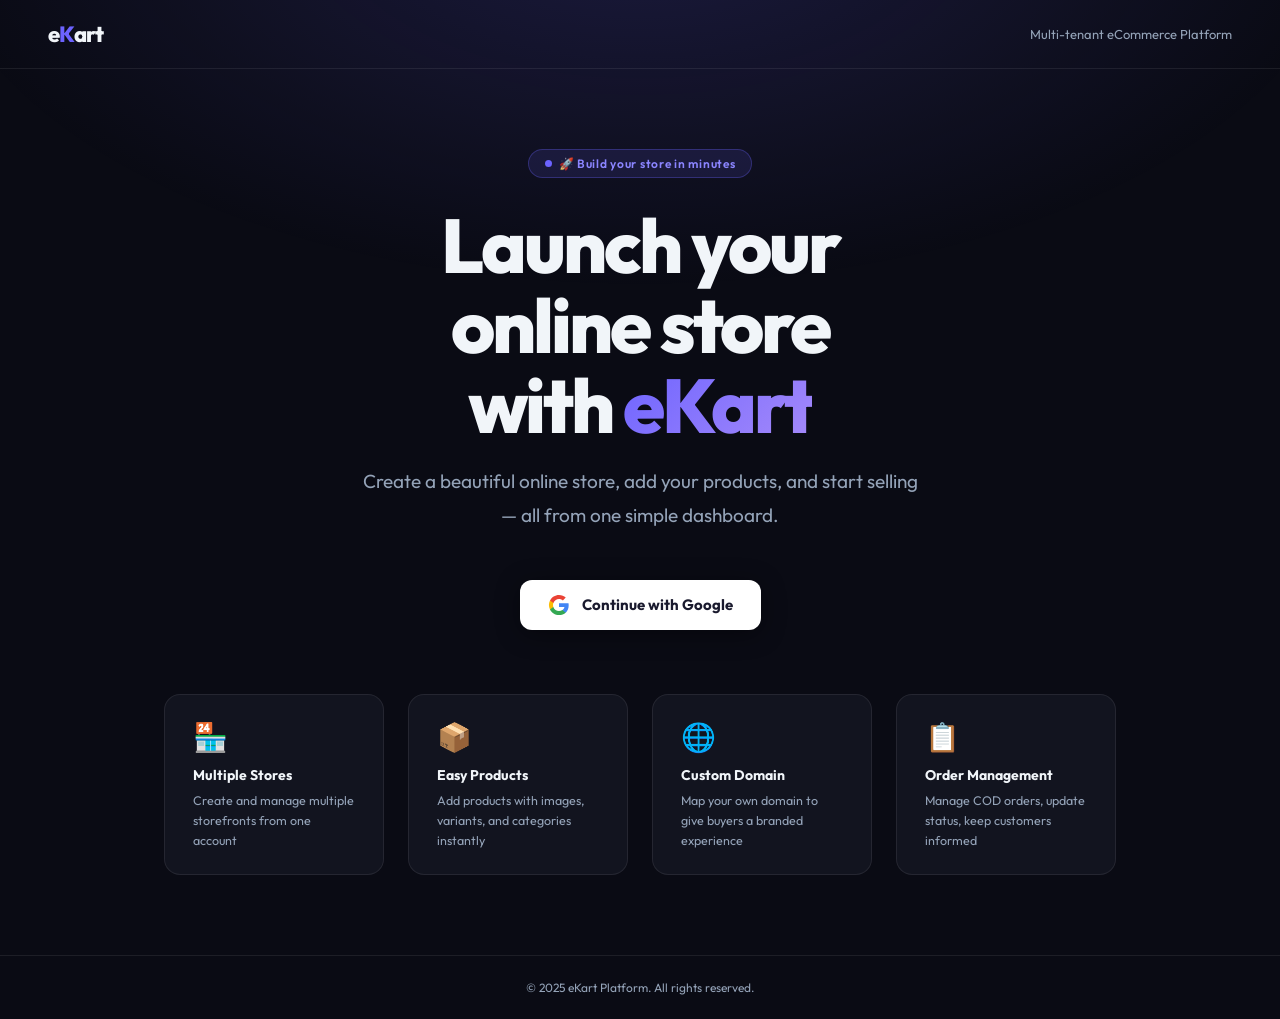
<file: marketing.html>
<!DOCTYPE html>
<html lang="en">
<head>
<meta charset="UTF-8">
<meta name="viewport" content="width=device-width, initial-scale=1.0, maximum-scale=1.0">
<title>eKart — Marketing</title>
<link rel="preconnect" href="https://fonts.googleapis.com">
<link rel="preconnect" href="https://fonts.gstatic.com" crossorigin>
<link href="https://fonts.googleapis.com/css2?family=Plus+Jakarta+Sans:wght@300;400;500;600;700;800&family=JetBrains+Mono:wght@400;500;600&display=swap" rel="stylesheet">
<link rel="stylesheet" href="shared.css">

<script>
;(function(){
  var dark = localStorage.getItem('ekart_theme') === 'dark';
  if(dark) document.documentElement.setAttribute('data-theme','dark');
  document.documentElement.style.background = dark ? '#07080D' : '#F2F3F9';
})();
</script>

<style>
/* ── Page-specific overrides ─────────────────────────────────── */

/* ── Marketing layout ────────────────────────────────────────── */
.marketing-layout{display:grid;grid-template-columns:260px 1fr;gap:20px;align-items:start}
.page-header{margin-bottom:22px}
.page-header-title{font-size:20px;font-weight:800;letter-spacing:-.04em;color:var(--text);margin-bottom:4px}
.page-header-sub{font-size:12.5px;color:var(--text-3);line-height:1.5}

/* ── Tool list (left column) ─────────────────────────────────── */
.tool-list{display:flex;flex-direction:column;gap:8px;position:sticky;top:80px}
.tool-card{background:var(--surface);border:1.5px solid var(--border);border-radius:var(--r-lg);padding:13px 15px;cursor:pointer;display:flex;align-items:center;gap:12px;transition:border-color .18s var(--ease),transform .18s var(--ease),box-shadow .18s var(--ease);position:relative;box-shadow:var(--sh-sm);overflow:hidden}
.tool-card::before{content:'';position:absolute;left:0;top:0;bottom:0;width:3px;background:var(--accent);opacity:0;border-radius:0 2px 2px 0;transition:opacity .16s}
.tool-card:hover{border-color:rgba(124,111,255,.28);transform:translateY(-1px);box-shadow:var(--sh)}
.tool-card.active{border-color:var(--accent);background:var(--accent-dim);box-shadow:var(--sh-accent)}
.tool-card.active::before{opacity:1}
.tool-card.active .tool-card-name{color:var(--accent);font-weight:700}
.tool-card.active .tool-card-icon{background:rgba(124,111,255,.12);border-color:rgba(124,111,255,.28)}
.tool-card-icon{width:38px;height:38px;min-width:38px;border-radius:var(--r-sm);display:flex;align-items:center;justify-content:center;font-size:17px;background:var(--surface-3);border:1px solid var(--border);flex-shrink:0;transition:var(--t)}
.tool-card-text{flex:1;min-width:0}
.tool-card-name{font-size:12.5px;font-weight:600;color:var(--text);letter-spacing:-.01em;white-space:nowrap;overflow:hidden;text-overflow:ellipsis;transition:color .16s}
.tool-card-desc{font-size:10.5px;color:var(--text-3);margin-top:2px;white-space:nowrap;overflow:hidden;text-overflow:ellipsis}
.tool-card-badge{flex-shrink:0;font-size:8px;font-weight:700;text-transform:uppercase;letter-spacing:.07em;padding:2px 7px;border-radius:20px;background:var(--accent-dim);color:var(--accent-2);border:1px solid rgba(124,111,255,.18)}
.tool-card-arrow{font-size:14px;color:var(--text-3);flex-shrink:0;opacity:0;transition:opacity .15s,transform .15s;transform:translateX(-4px)}
.tool-card:hover .tool-card-arrow,.tool-card.active .tool-card-arrow{opacity:1;transform:translateX(0)}
.tool-card.active .tool-card-arrow{color:var(--accent)}

/* ── Right panel ─────────────────────────────────────────────── */
.tool-panel-right{background:var(--surface);border:1px solid var(--border);border-radius:var(--r-xl);overflow:hidden;box-shadow:var(--sh);animation:panelIn .22s var(--ease) both}
@keyframes panelIn{from{opacity:0;transform:translateY(6px)}to{opacity:1;transform:translateY(0)}}
.tool-panel-header{padding:20px 24px 18px;border-bottom:1px solid var(--border);display:flex;align-items:flex-start;gap:14px;background:linear-gradient(135deg,var(--accent-soft),transparent 65%)}
.tool-panel-header-icon{width:46px;height:46px;min-width:46px;border-radius:13px;display:flex;align-items:center;justify-content:center;font-size:22px;background:var(--accent-dim);border:1px solid rgba(124,111,255,.2);flex-shrink:0}
.tool-panel-header-info{flex:1;min-width:0}
.tool-panel-header h2{font-size:16px;font-weight:800;margin-bottom:3px;color:var(--text);letter-spacing:-.03em}
.tool-panel-header p{font-size:11.5px;color:var(--text-3);line-height:1.55}
.tool-panel-body{padding:22px 24px}

/* ── Form fields ─────────────────────────────────────────────── */
.field{margin-bottom:14px}
.field label{display:block;font-size:10.5px;font-weight:700;text-transform:uppercase;letter-spacing:.08em;color:var(--text-3);margin-bottom:7px}
.field label .opt{font-weight:500;text-transform:none;letter-spacing:0;opacity:.7}
.field input,.field textarea,.field select{width:100%;padding:10px 13px;background:var(--surface-2);color:var(--text);border:1.5px solid var(--border-md);border-radius:var(--r-sm);font-family:var(--font);font-size:13px;outline:none;transition:border-color .15s,box-shadow .15s,background .15s}
.field input:focus,.field textarea:focus,.field select:focus{border-color:rgba(124,111,255,.55);box-shadow:0 0 0 3px var(--accent-dim);background:var(--surface-3)}
.field input::placeholder,.field textarea::placeholder{color:var(--text-3)}
.field textarea{min-height:78px;resize:vertical}
.field select option{background:var(--surface);color:var(--text)}
.tone-chips{display:flex;flex-wrap:wrap;gap:6px;margin-top:4px}
.tone-chip{padding:5px 12px;border-radius:20px;font-size:11.5px;font-weight:600;border:1.5px solid var(--border-md);background:var(--surface-2);color:var(--text-2);cursor:pointer;transition:var(--t);font-family:var(--font)}
.tone-chip:hover,.tone-chip.active{border-color:var(--accent);color:var(--accent-2);background:var(--accent-dim)}
.tone-chip.active{font-weight:700}

/* ── Generate button ─────────────────────────────────────────── */
.btn-generate{width:100%;padding:13px;border-radius:var(--r-sm);border:none;cursor:pointer;font-family:var(--font);font-size:13.5px;font-weight:800;display:flex;align-items:center;justify-content:center;gap:8px;background:linear-gradient(135deg,var(--accent) 0%,var(--accent-3) 100%);color:white;box-shadow:0 4px 18px var(--accent-glow);transition:all .2s var(--ease);letter-spacing:-.01em;position:relative;overflow:hidden;margin-top:4px}
.btn-generate::before{content:'';position:absolute;inset:0;background:linear-gradient(135deg,rgba(255,255,255,.13),transparent);pointer-events:none}
.btn-generate:hover:not(:disabled){transform:translateY(-2px);box-shadow:0 8px 28px var(--accent-glow)}
.btn-generate:active:not(:disabled){transform:translateY(0)}
.btn-generate:disabled{opacity:.55;cursor:not-allowed;transform:none}

/* ── Results ─────────────────────────────────────────────────── */
.mkt-results{margin-top:20px;display:flex;flex-direction:column;gap:12px}
.result-block{background:var(--surface-2);border:1px solid var(--border-md);border-radius:var(--r);overflow:hidden;animation:resultIn .22s var(--ease) both}
.result-block:nth-child(2){animation-delay:.05s}.result-block:nth-child(3){animation-delay:.10s}.result-block:nth-child(4){animation-delay:.15s}
@keyframes resultIn{from{opacity:0;transform:translateY(8px)}to{opacity:1;transform:translateY(0)}}
.result-block-header{display:flex;align-items:center;justify-content:space-between;padding:9px 13px;border-bottom:1px solid var(--border);background:var(--surface)}
.result-block-title{font-size:10px;font-weight:700;text-transform:uppercase;letter-spacing:.09em;color:var(--text-3)}
.result-body{padding:13px 15px}
.result-content{font-size:13px;color:var(--text-2);line-height:1.85;white-space:pre-wrap;word-break:break-word}
.email-subject-text{font-size:15px;font-weight:800;color:var(--text);line-height:1.4;letter-spacing:-.02em}
.result-copy-btn{background:var(--surface-2);border:1px solid var(--border-md);border-radius:var(--r-xs);padding:4px 11px;font-size:10.5px;font-weight:700;color:var(--text-2);cursor:pointer;font-family:var(--font);transition:all .15s;display:flex;align-items:center;gap:4px}
.result-copy-btn:hover{background:var(--accent);color:white;border-color:var(--accent)}
.result-copy-btn.copied{background:var(--green);color:white;border-color:var(--green)}
.insta-hashtags{display:flex;flex-wrap:wrap;gap:5px;padding-top:2px}
.hashtag{font-size:11.5px;font-weight:600;color:var(--accent-2);background:var(--accent-dim);border-radius:var(--r-xs);padding:3px 9px;border:1px solid rgba(124,111,255,.15)}
.char-counter{display:inline-flex;align-items:center;gap:5px;font-size:11px;font-weight:700;margin-top:8px;padding:4px 10px;border-radius:var(--r-xs)}
.char-counter.ok{background:var(--green-dim);color:var(--green)}.char-counter.warn{background:var(--amber-dim);color:var(--amber)}.char-counter.over{background:var(--red-dim);color:var(--red)}

/* ── Empty / generating state ────────────────────────────────── */
.empty-panel{display:flex;flex-direction:column;align-items:center;justify-content:center;min-height:240px;gap:10px}
.empty-panel-icon{font-size:40px;opacity:.28;animation:floatIcon 3s ease-in-out infinite}
@keyframes floatIcon{0%,100%{transform:translateY(0)}50%{transform:translateY(-6px)}}
.empty-panel-text{font-size:13px;font-weight:600;color:var(--text-3)}
.empty-panel-sub{font-size:11.5px;color:var(--text-3);opacity:.7}
.generating-state{display:flex;flex-direction:column;align-items:center;gap:14px;padding:44px 0}
.generating-bar{width:200px;height:3px;background:var(--surface-3);border-radius:3px;overflow:hidden}
.generating-bar-fill{height:100%;background:linear-gradient(90deg,var(--accent),var(--accent-3));border-radius:3px;animation:genProg 2.2s var(--ease) infinite}
@keyframes genProg{0%{width:0;margin-left:0}60%{width:80%;margin-left:0}100%{width:20%;margin-left:80%}}
.generating-label{font-size:12px;color:var(--text-3);font-weight:600}
.loading-dots{display:flex;gap:5px;align-items:center;justify-content:center}
.loading-dots span{width:8px;height:8px;border-radius:50%;background:var(--accent);animation:dotBounce 1.2s ease-in-out infinite}
.loading-dots span:nth-child(2){animation-delay:.15s}.loading-dots span:nth-child(3){animation-delay:.3s}
@keyframes dotBounce{0%,80%,100%{transform:scale(.7);opacity:.4}40%{transform:scale(1);opacity:1}}

/* ── Skeleton extras ─────────────────────────────────────────── */
.skel-mkt-grid{display:grid;grid-template-columns:260px 1fr;gap:20px;align-items:start}

/* ── Responsive ───────────────────────────────────────────────── */
@media(max-width:900px){
  .marketing-layout,.skel-mkt-grid{grid-template-columns:1fr}
  .tool-list{position:static;display:grid;grid-template-columns:1fr 1fr;gap:10px}
  .tool-card{flex-direction:column;align-items:center;text-align:center;padding:16px 12px;gap:9px}
  .tool-card-icon{width:40px;height:40px;min-width:40px;font-size:18px}
  .tool-card-text{flex:none;width:100%}
  .tool-card-name{font-size:12px;white-space:normal;text-align:center;line-height:1.3}
  .tool-card-desc,.tool-card-badge,.tool-card-arrow{display:none}
}
@media(max-width:648px){
  .skel-mkt-grid{grid-template-columns:1fr}
  .tool-card{padding:14px 10px;gap:8px}
  .tool-card-icon{width:36px;height:36px;min-width:36px;font-size:16px}
  .tool-panel-header{padding:16px 18px 14px;gap:11px}
  .tool-panel-header-icon{width:40px;height:40px;min-width:40px;font-size:18px}
  .tool-panel-header h2{font-size:14.5px}
  .tool-panel-body{padding:16px 18px}
}
</style>

<script src="api.js"></script>
<script src="shared.js"></script>
<script src="nav.js"></script>
</head>
<body>

<div id="toast-container"></div>

<!-- MOBILE TOPBAR -->
<div class="mobile-topbar">
  <div class="mob-left">
    <button class="hamburger" onclick="openMobileSidebar()" aria-label="Open menu">
      <svg viewBox="0 0 16 16"><line x1="1" y1="4" x2="15" y2="4"/><line x1="1" y1="8" x2="15" y2="8"/><line x1="1" y1="12" x2="15" y2="12"/></svg>
    </button>
    <a class="mob-logo" href="home.html">e<span>K</span>art</a>
  </div>
  <div class="mob-right">
    <div class="mob-store-wrap" id="mob-store-wrap">
      <select class="mob-store-selector" id="mob-store-selector"></select>
    </div>
    <button class="theme-toggle" id="themeToggleMob" onclick="toggleTheme()" title="Toggle theme" style="width:32px;height:32px;font-size:14px;">☀️</button>
  </div>
</div>

<!-- PAGE SKELETON -->
<div id="page-skeleton">
  <div class="skel-topbar">
    <div class="skel" style="height:14px;width:88px;border-radius:5px;"></div>
    <div style="display:flex;align-items:center;gap:9px;">
      <div class="skel" style="height:36px;width:180px;border-radius:var(--r-sm);opacity:.75;"></div>
      <div class="skel" style="height:36px;width:36px;border-radius:var(--r-sm);opacity:.5;"></div>
    </div>
  </div>
  <div class="skel-body">
    <div class="skel" style="height:16px;width:200px;border-radius:5px;"></div>
    <div class="skel" style="height:11px;width:320px;border-radius:4px;opacity:.6;"></div>
    <div class="skel-mkt-grid" style="margin-top:6px;">
      <div style="display:flex;flex-direction:column;gap:8px;">
        <div class="skel" style="height:64px;border-radius:var(--r-lg);"></div>
        <div class="skel" style="height:64px;border-radius:var(--r-lg);opacity:.8;"></div>
        <div class="skel" style="height:64px;border-radius:var(--r-lg);opacity:.65;"></div>
        <div class="skel" style="height:64px;border-radius:var(--r-lg);opacity:.45;"></div>
      </div>
      <div class="skel" style="height:540px;border-radius:var(--r-xl);opacity:.9;"></div>
    </div>
  </div>
</div>

<!-- SIDEBAR -->
<div class="sidebar-backdrop" id="sidebarBackdrop" onclick="closeMobileSidebar()"></div>
<div class="sidebar" id="sidebar">
  <a class="sidebar-logo" href="home.html">e<span class="logo-k">K</span>art</a>
  <div class="sidebar-user-skel" id="sidebar-user-skel">
    <div class="skel" style="width:34px;height:34px;border-radius:50%;flex-shrink:0;"></div>
    <div style="flex:1;display:flex;flex-direction:column;gap:5px;">
      <div class="skel" style="height:10px;width:90px;border-radius:4px;"></div>
      <div class="skel" style="height:8px;width:120px;border-radius:3px;"></div>
    </div>
  </div>
  <div class="sidebar-user loading" id="sidebar-user-real">
    <div class="sidebar-avatar" id="nav-avatar"></div>
    <div class="sidebar-user-info">
      <div class="sidebar-user-name"  id="nav-user-name"></div>
      <div class="sidebar-user-email" id="nav-user-email"></div>
    </div>
  </div>
  <div id="sidebar-nav"></div>
  <div class="sidebar-bottom">
    <button class="btn-logout" onclick="logout()">↩&nbsp; Log out</button>
  </div>
</div>

<!-- MAIN -->
<div class="main-wrap">
  <div class="topbar">
    <div class="topbar-left"><span class="topbar-title">Marketing</span></div>
    <div class="topbar-right">
      <div class="store-select-wrap" id="store-select-wrap">
        <span class="store-select-label">Store</span>
        <select class="store-selector" id="store-selector"></select>
      </div>
      <button class="theme-toggle" id="themeToggleBtn" onclick="toggleTheme()" title="Toggle theme">☀️</button>
      <div id="topbar-actions"></div>
    </div>
  </div>
  <div id="page-content" class="content" style="display:none;"></div>
</div>

<script>
/* ── State ────────────────────────────────────────────────────── */
let currentStoreId='', currentTool='instagram', allProducts=[], allStores=[], selectedTone='friendly', _loadToken=0;

const TOOLS = {
  instagram:{icon:'📸',name:'Instagram Post',    desc:'Captions + hashtags', help:'Generate scroll-stopping captions with trending hashtags.',badge:'Popular',label:'Post'},
  whatsapp: {icon:'💬',name:'WhatsApp Broadcast', desc:'Promotional messages', help:'Create broadcast messages to announce sales, new arrivals, and exclusive offers.',label:'Message'},
  email:    {icon:'📧',name:'Email Campaign',     desc:'Subject + full body',  help:'Generate a compelling email with subject, preview text and body copy.',label:'Email'},
  sms:      {icon:'📱',name:'SMS Blast',           desc:'Punchy 160-char texts',help:'Short, conversion-optimized SMS messages that respect the 160-character limit.',label:'SMS'}
};
const TONES=[{key:'friendly',label:'😊 Friendly'},{key:'professional',label:'💼 Professional'},{key:'urgent',label:'🔥 Urgent'},{key:'playful',label:'🎉 Playful'},{key:'luxurious',label:'✨ Premium'}];

/* ── Store change ────────────────────────────────────────────── */
function onStoreChange(id){ currentStoreId=id; loadStoreData(); }
function setStoreLoading(on){ document.getElementById('store-select-wrap')?.classList[on?'add':'remove']('loading'); }

/* ── Fade helpers ────────────────────────────────────────────── */
const FADE=160;
function fadeOut(el){return new Promise(r=>{el.style.transition=`opacity ${FADE}ms ease,transform ${FADE}ms ease`;el.style.opacity='0';el.style.transform='translateY(-4px)';el.style.pointerEvents='none';setTimeout(r,FADE);});}
function fadeIn(el){el.style.transition='none';el.style.opacity='0';el.style.transform='translateY(6px)';el.style.display='block';requestAnimationFrame(()=>requestAnimationFrame(()=>{el.style.transition=`opacity ${FADE+40}ms ease,transform ${FADE+40}ms ease`;el.style.opacity='1';el.style.transform='translateY(0)';el.style.pointerEvents='';}));}
function inlineSkelHTML(){return`<div class="skel-mkt-grid"><div style="display:flex;flex-direction:column;gap:8px;"><div class="skel" style="height:64px;border-radius:var(--r-lg);"></div><div class="skel" style="height:64px;border-radius:var(--r-lg);opacity:.8;"></div><div class="skel" style="height:64px;border-radius:var(--r-lg);opacity:.65;"></div><div class="skel" style="height:64px;border-radius:var(--r-lg);opacity:.45;"></div></div><div class="skel" style="height:520px;border-radius:var(--r-xl);opacity:.9;"></div></div>`;}

/* ── Init ─────────────────────────────────────────────────────── */
window.addEventListener('DOMContentLoaded',async()=>{
  const nav=await renderNav('marketing', id=>{ onStoreChange(id); });
  if(!nav){dismissSkeleton();return;}
  allStores=nav.stores||[];
  currentStoreId=nav.currentStoreId||(allStores[0]?._id||'');
  if(currentStoreId){await loadFirstLoad();}
  else{showNoStoreState();document.getElementById('page-content').style.display='block';dismissSkeleton();}
});

async function loadFirstLoad(){
  const token=++_loadToken; const c=document.getElementById('page-content');
  setStoreLoading(true);
  try{allProducts=await apiFetch(`/stores/${currentStoreId}/products`);if(token!==_loadToken)return;}
  catch{allProducts=[];}
  if(token!==_loadToken)return;
  renderPage(); c.style.display='block';
  requestAnimationFrame(()=>dismissSkeleton());
  setStoreLoading(false);
}

async function loadStoreData(){
  const token=++_loadToken; const c=document.getElementById('page-content');
  if(c.style.display==='none'||!c.style.display){await loadFirstLoad();return;}
  setStoreLoading(true);
  await fadeOut(c); if(token!==_loadToken)return;
  c.innerHTML=inlineSkelHTML(); fadeIn(c);
  try{allProducts=await apiFetch(`/stores/${currentStoreId}/products`);}catch{allProducts=[];}
  if(token!==_loadToken)return;
  await fadeOut(c); if(token!==_loadToken)return;
  renderPage(); fadeIn(c);
  setStoreLoading(false);
}

function showNoStoreState(){document.getElementById('page-content').innerHTML=`<div style="display:flex;flex-direction:column;align-items:center;justify-content:center;min-height:calc(100vh - 200px);text-align:center;"><div style="font-size:48px;margin-bottom:16px;opacity:.35;">📣</div><div style="font-size:18px;font-weight:800;color:var(--text);letter-spacing:-.03em;margin-bottom:8px;">No store selected</div><div style="font-size:13px;color:var(--text-3);line-height:1.65;max-width:300px;">Select a store from the dropdown above to start generating AI marketing content.</div></div>`;}

/* ── Render page ─────────────────────────────────────────────── */
function renderPage(){
  const c=document.getElementById('page-content');
  const po=allProducts.map(p=>`<option value="${p._id}">${p.name}</option>`).join('');
  c.innerHTML=`
    <div class="page-header">
      <div class="page-header-title">AI Marketing Tools</div>
      <div class="page-header-sub">Generate on-brand content for every channel in seconds — powered by AI.</div>
    </div>
    <div class="marketing-layout">
      <div class="tool-list" id="toolList">
        ${Object.entries(TOOLS).map(([key,t])=>`
          <div class="tool-card${currentTool===key?' active':''}" onclick="switchTool('${key}')" role="button" tabindex="0">
            <div class="tool-card-icon">${t.icon}</div>
            <div class="tool-card-text"><div class="tool-card-name">${t.name}</div><div class="tool-card-desc">${t.desc}</div></div>
            ${t.badge?`<span class="tool-card-badge">${t.badge}</span>`:''}
            <span class="tool-card-arrow">›</span>
          </div>`).join('')}
      </div>
      <div class="tool-panel-right" id="toolPanel">${renderToolPanel(po)}</div>
    </div>`;
  c.querySelectorAll('.tool-card').forEach(card=>{card.addEventListener('keydown',e=>{if(e.key==='Enter'||e.key===' '){e.preventDefault();card.click();}});});
}

function renderToolPanel(po){
  const t=TOOLS[currentTool];
  const hasOffer=currentTool==='email'||currentTool==='whatsapp';
  const storeName=(allStores.find(s=>s._id===currentStoreId)||{}).name||'';
  const ph={instagram:'e.g. Promote summer sale, Announce new arrivals…',whatsapp:'e.g. Flash sale this weekend, New product launch…',email:'e.g. Monthly newsletter, Re-engage inactive customers…',sms:'e.g. 48-hour sale, Limited stock alert…'};
  const toneChips=TONES.map(tone=>`<button class="tone-chip${selectedTone===tone.key?' active':''}" onclick="setTone('${tone.key}',this)">${tone.label}</button>`).join('');
  return`<div class="tool-panel-header">
    <div class="tool-panel-header-icon">${t.icon}</div>
    <div class="tool-panel-header-info"><h2>${t.name}</h2><p>${t.help}</p></div>
  </div>
  <div class="tool-panel-body">
    <div class="field"><label>Campaign Goal <span style="color:var(--red);font-size:11px;">*</span></label>
      <input type="text" id="mktGoal" placeholder="${ph[currentTool]||''}" onkeydown="if(event.key==='Enter')generateMarketing()">
    </div>
    ${allProducts.length?`<div class="field"><label>Product <span class="opt">(optional)</span></label><select id="mktProduct"><option value="">— General / All Products</option>${po}</select></div>`:''}
    <div class="field"><label>Tone</label>
      <div class="tone-chips" id="toneChips">${toneChips}</div>
      <input type="hidden" id="mktTone" value="${selectedTone}">
    </div>
    ${hasOffer?`<div class="field"><label>Offer / Discount <span class="opt">(optional)</span></label><input type="text" id="mktOffer" placeholder="e.g. 20% off, Free shipping above ₹500"></div>`:''}
    <div class="field"><label>Brand / Store Name</label><input type="text" id="mktBrand" placeholder="Your store or brand name" value="${storeName}"></div>
    <button class="btn-generate" onclick="generateMarketing()" id="mktGenBtn"><span>✨</span> Generate ${t.label||'Content'}</button>
    <div id="mktResult"><div class="empty-panel"><div class="empty-panel-icon">${t.icon}</div><div class="empty-panel-text">Ready to generate</div><div class="empty-panel-sub">Fill in the goal above and hit Generate</div></div></div>
  </div>`;
}

function setTone(tone,btn){selectedTone=tone;document.getElementById('mktTone').value=tone;document.querySelectorAll('#toneChips .tone-chip').forEach(c=>c.classList.remove('active'));btn.classList.add('active');}

function switchTool(tool){
  if(currentTool===tool)return;
  currentTool=tool;
  document.querySelectorAll('.tool-card').forEach(card=>{const m=card.getAttribute('onclick').match(/'(\w+)'/);card.classList.toggle('active',m&&m[1]===tool);});
  const po=allProducts.map(p=>`<option value="${p._id}">${p.name}</option>`).join('');
  const panel=document.getElementById('toolPanel');
  panel.style.transition='opacity .12s ease,transform .12s ease';panel.style.opacity='0';panel.style.transform='translateY(4px)';
  setTimeout(()=>{panel.innerHTML=renderToolPanel(po);panel.style.transition='opacity .18s ease,transform .18s ease';panel.style.opacity='1';panel.style.transform='translateY(0)';},130);
}

async function generateMarketing(){
  if(!currentStoreId)return toast('Select a store first','error');
  const goal=document.getElementById('mktGoal').value.trim();if(!goal)return toast('Enter a campaign goal first','error');
  const btn=document.getElementById('mktGenBtn'),resultEl=document.getElementById('mktResult'),label=TOOLS[currentTool].label||'Content';
  btn.disabled=true;btn.innerHTML=`<span style="display:inline-block;animation:storeSpin .7s linear infinite">⏳</span> Generating…`;
  resultEl.innerHTML=`<div class="generating-state"><div class="loading-dots"><span></span><span></span><span></span></div><div class="generating-bar"><div class="generating-bar-fill"></div></div><div class="generating-label">Crafting your ${label.toLowerCase()}…</div></div>`;
  const productId=document.getElementById('mktProduct')?.value||'';
  const product=allProducts.find(p=>p._id===productId);
  const tone=document.getElementById('mktTone')?.value||selectedTone;
  const offer=document.getElementById('mktOffer')?.value.trim()||'';
  const brand=document.getElementById('mktBrand').value.trim();
  try{
    const store=allStores.find(s=>s._id===currentStoreId)||{};
    const r=await apiFetch('/ai/marketing-content',{method:'POST',body:JSON.stringify({store_name:brand||store.name||'My Store',product_name:product?product.name:goal,product_description:[product?.description||'',offer?'Offer: '+offer:'',!product?goal:''].filter(Boolean).join('. '),platform:currentTool,tone,currency:store.currency||'INR',price:product?product.price:''})});
    const all=r.content;
    let content;
    if(currentTool==='instagram')content=all.instagram||all;
    else if(currentTool==='whatsapp')content=all.whatsapp||all;
    else if(currentTool==='email')content=all.email||all;
    else if(currentTool==='sms')content={message:all.sms||all.message||''};
    else content=all;
    renderResult(content);
  }catch(e){resultEl.innerHTML=`<div style="margin-top:16px;padding:14px 16px;background:var(--red-dim);border:1px solid rgba(242,107,107,.2);border-radius:var(--r-sm);color:var(--red);font-size:12.5px;font-weight:600;display:flex;align-items:center;gap:8px;">⚠️ ${e.message||'Something went wrong.'}</div>`;}
  btn.disabled=false;btn.innerHTML=`<span>✨</span> Generate ${label}`;
}

function renderResult(content){
  const res=document.getElementById('mktResult');if(!content){res.innerHTML='<p style="color:var(--red);padding-top:14px;font-size:12.5px;">No content generated.</p>';return;}
  let html='<div class="mkt-results">';
  if(currentTool==='instagram'){
    html+=resultBlock('📸 Caption',content.caption||content.text||'','instaCaption');
    const hashtags=content.hashtags||[];
    if(hashtags.length){const hashStr=hashtags.map(h=>h.startsWith('#')?h:'#'+h).join(' ');html+=`<div class="result-block"><div class="result-block-header"><span class="result-block-title">🏷️ Hashtags (${hashtags.length})</span><button class="result-copy-btn" onclick="copyBlock('instaHashtagsRaw',this)">📋 Copy all</button></div><div class="result-body"><div id="instaHashtagsRaw" style="display:none;">${hashStr}</div><div class="insta-hashtags">${hashtags.map(h=>`<span class="hashtag">${h.startsWith('#')?h:'#'+h}</span>`).join('')}</div></div></div>`;}
    if(content.story_text)html+=resultBlock('📱 Story Text',content.story_text,'storyText');
  }else if(currentTool==='whatsapp'){
    html+=resultBlock('💬 Message',content.message||content.text||'','waMsg');
    if(content.cta)html+=resultBlock('🔗 Call-to-Action',content.cta,'waCta');
  }else if(currentTool==='email'){
    html+=`<div class="result-block"><div class="result-block-header"><span class="result-block-title">📌 Subject Line</span><button class="result-copy-btn" onclick="copyBlock('emailSubject',this)">📋 Copy</button></div><div class="result-body"><div class="email-subject-text" id="emailSubject">${content.subject||''}</div></div></div>`;
    if(content.preheader)html+=resultBlock('👁️ Preview Text',content.preheader,'emailPreheader');
    html+=resultBlock('📧 Email Body',content.body||content.text||'','emailBody');
  }else if(currentTool==='sms'){
    const msg=content.message||content.text||'',len=msg.length;
    const cls=len>160?'over':len>140?'warn':'ok';
    const icon=len>160?'⚠️':len>140?'⚡':'✓';
    const note=len>160?` — ${len-160} chars over`:len>140?' — Near limit':' — Good length';
    html+=`<div class="result-block"><div class="result-block-header"><span class="result-block-title">📱 SMS Message</span><button class="result-copy-btn" onclick="copyBlock('smsMsg',this)">📋 Copy</button></div><div class="result-body"><div class="result-content" id="smsMsg">${msg}</div><div class="char-counter ${cls}">${icon} ${len} / 160 characters${note}</div></div></div>`;
  }
  html+='</div>';
  res.innerHTML=html;
}

function resultBlock(title,text,id){return`<div class="result-block"><div class="result-block-header"><span class="result-block-title">${title}</span><button class="result-copy-btn" onclick="copyBlock('${id}',this)">📋 Copy</button></div><div class="result-body"><div class="result-content" id="${id}">${text}</div></div></div>`;}
function copyBlock(id,btn){const el=document.getElementById(id);if(!el)return;navigator.clipboard.writeText(el.textContent.trim()).then(()=>{const orig=btn.innerHTML;btn.innerHTML='✓ Copied!';btn.classList.add('copied');setTimeout(()=>{btn.innerHTML=orig;btn.classList.remove('copied');},2000);}).catch(()=>toast('Could not copy','error'));}
</script>
</body>
</html>
</file>
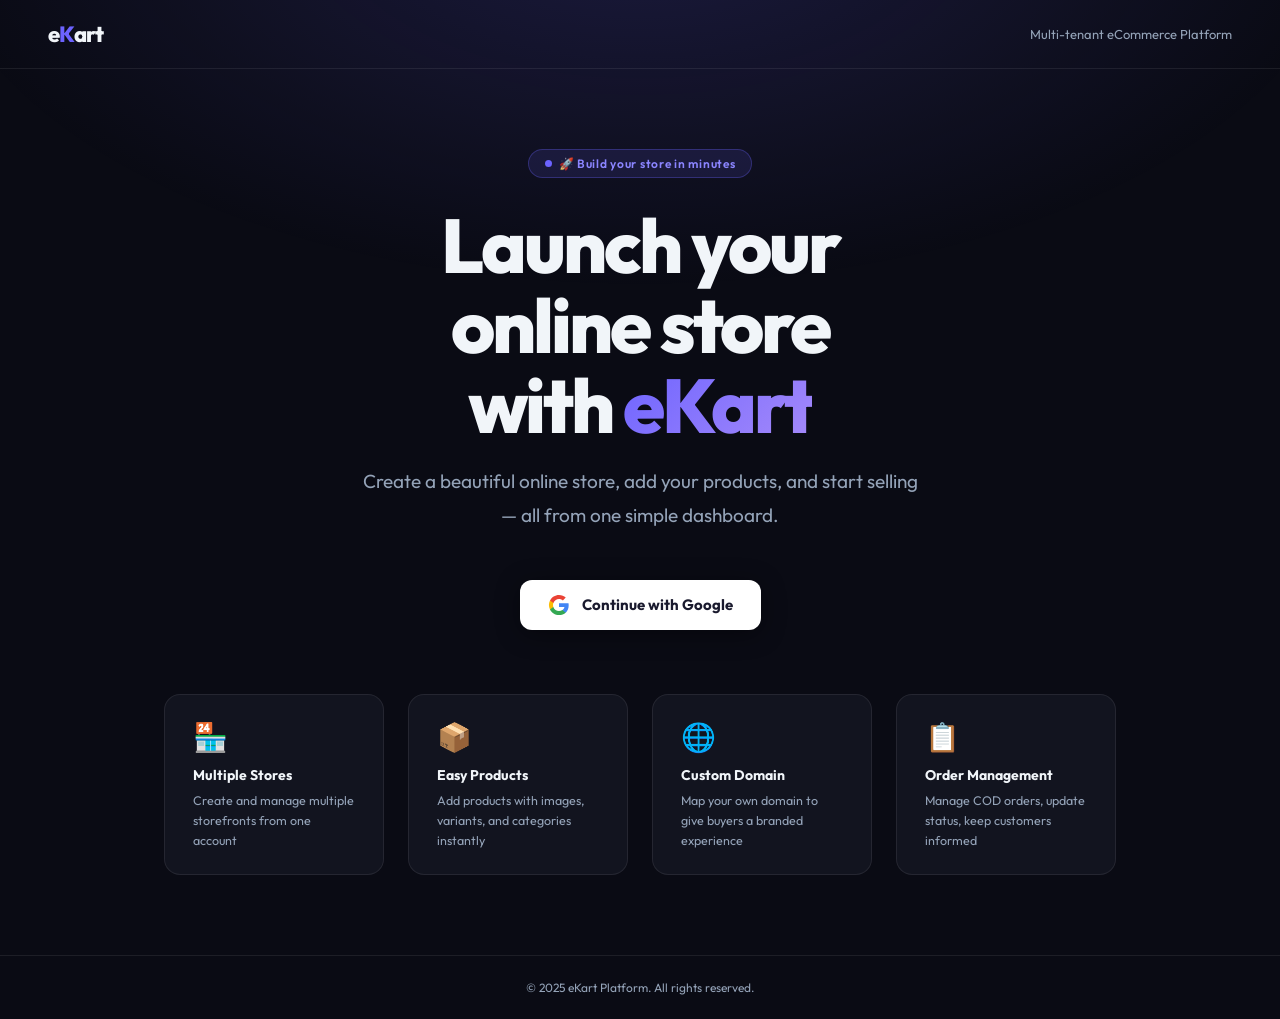
<file: merchant.html>
<!DOCTYPE html>
<html lang="en">
<head>
<meta charset="UTF-8">
<meta name="viewport" content="width=device-width, initial-scale=1.0, maximum-scale=1.0">
<title>eKart — Merchant Corner</title>
<link rel="preconnect" href="https://fonts.googleapis.com">
<link rel="preconnect" href="https://fonts.gstatic.com" crossorigin>
<link href="https://fonts.googleapis.com/css2?family=Plus+Jakarta+Sans:wght@300;400;500;600;700;800&family=JetBrains+Mono:wght@400;500;600&display=swap" rel="stylesheet">
<link rel="stylesheet" href="shared.css">

<!-- Light-first default (same as home.html) -->
<script>
;(function(){
  var d=localStorage.getItem('ekart_theme')==='dark';
  document.documentElement[d?'setAttribute':'removeAttribute']('data-theme','dark');
  document.documentElement.style.background=d?'#07080D':'#F2F3F9';
})();
</script>
<script src="api.js"></script>
<script src="shared.js"></script>
<script src="nav.js"></script>

<style>
/* ── Switch overlay (store change fade) ──────────────────────── */
#switch-overlay{display:none;position:absolute;inset:0;z-index:80;background:var(--bg);opacity:0;pointer-events:none;transition:opacity .18s var(--ease)}
#switch-overlay.on{display:block;opacity:.6;pointer-events:all}

/* ── Skeleton extras ─────────────────────────────────────────── */
.skel-tabs {height:44px;width:420px;max-width:100%;border-radius:var(--r);flex-shrink:0}
.skel-stats{display:grid;grid-template-columns:repeat(4,1fr);gap:12px;flex-shrink:0}
.skel-stat {height:88px;border-radius:var(--r-lg)}
.skel-toolbar{display:flex;gap:8px;flex-shrink:0}
.skel-srch {height:36px;flex:1;max-width:300px;border-radius:var(--r-sm)}
.skel-filt {height:36px;width:100px;border-radius:var(--r-sm)}
.skel-card {border-radius:var(--r-lg);overflow:hidden;flex:1;display:flex;flex-direction:column;min-height:0}
.skel-card-h{height:48px;border-radius:var(--r-lg) var(--r-lg) 0 0;flex-shrink:0}
.skel-card-body{flex:1;background:var(--surface);display:flex;flex-direction:column;gap:1px;padding-bottom:4px}
.skel-row{height:52px;flex-shrink:0}

/* ── Tab bar ──────────────────────────────────────────────────── */
.tab-shell{display:inline-flex;align-items:center;gap:2px;background:var(--surface);border:1px solid var(--border);border-radius:var(--r);padding:4px;margin-bottom:22px;box-shadow:var(--sh-sm)}
.tab-btn{display:flex;align-items:center;gap:6px;padding:8px 15px;border:none;background:none;border-radius:10px;font-family:var(--font);font-size:12.5px;font-weight:500;color:var(--text-2);cursor:pointer;transition:var(--t);white-space:nowrap;letter-spacing:-.005em}
.tab-btn .tab-icon{font-size:14px;line-height:1;opacity:.7;transition:opacity .18s}
.tab-btn:hover{color:var(--text);background:var(--surface-2)}
.tab-btn:hover .tab-icon{opacity:1}
.tab-btn.active{background:var(--accent-dim);color:var(--accent);box-shadow:0 0 0 1px rgba(124,111,255,.2);font-weight:600}
.tab-btn.active .tab-icon{opacity:1}
.tab-badge{display:inline-flex;align-items:center;justify-content:center;min-width:18px;height:18px;padding:0 5px;background:rgba(0,0,0,.06);border-radius:100px;font-size:10px;font-weight:700;color:var(--text-3);transition:var(--t);font-variant-numeric:tabular-nums}
[data-theme="dark"] .tab-badge{background:rgba(255,255,255,.06)}
.tab-btn.active .tab-badge{background:rgba(124,111,255,.22);color:var(--accent)}
.tab-panel{display:none}
.tab-panel.active{display:block;animation:fadeUp .2s var(--ease)}
@keyframes fadeUp{from{opacity:0;transform:translateY(5px)}to{opacity:1;transform:translateY(0)}}

/* ── Stat tiles ───────────────────────────────────────────────── */
.stats-row{display:grid;gap:12px;margin-bottom:20px}
.stats-row.cols3{grid-template-columns:repeat(3,1fr)}
.stats-row.cols4{grid-template-columns:repeat(4,1fr)}
.stat-tile{background:var(--surface);border:1px solid var(--border);border-radius:var(--r-lg);padding:20px 22px;position:relative;overflow:hidden;transition:border-color .2s var(--ease),transform .2s var(--ease),box-shadow .2s;box-shadow:var(--sh-sm)}
.stat-tile::after{content:'';position:absolute;inset:0;background:linear-gradient(135deg,transparent 55%,rgba(124,111,255,.03) 100%);pointer-events:none}
.stat-tile:hover{border-color:rgba(124,111,255,.22);transform:translateY(-2px);box-shadow:var(--sh)}
.stat-label{font-size:10.5px;font-weight:700;text-transform:uppercase;letter-spacing:.08em;color:var(--text-3);margin-bottom:10px}
.stat-value{font-size:28px;font-weight:700;font-family:var(--mono);letter-spacing:-.04em;line-height:1;color:var(--text);font-variant-numeric:tabular-nums}
.stat-sub  {font-size:11px;color:var(--text-3);margin-top:6px}

/* ── Data card + table ────────────────────────────────────────── */
.data-card{background:var(--surface);border:1px solid var(--border);border-radius:var(--r-lg);overflow:hidden;box-shadow:var(--sh-sm)}
.data-card-header{display:flex;align-items:center;justify-content:space-between;padding:14px 20px;border-bottom:1px solid var(--border);gap:12px;flex-wrap:wrap}
.data-card-title{font-size:13.5px;font-weight:700;color:var(--text);display:flex;align-items:center;gap:8px;letter-spacing:-.01em}
.data-card-title .count{font-size:11px;font-weight:500;color:var(--text-3);background:var(--surface-2);border:1px solid var(--border);padding:1px 7px;border-radius:100px;font-variant-numeric:tabular-nums}
.table-scroll{overflow-x:auto;-webkit-overflow-scrolling:touch}
table{width:100%;border-collapse:collapse}
th{padding:10px 16px;text-align:left;font-size:10px;font-weight:700;text-transform:uppercase;letter-spacing:.07em;color:var(--text-3);border-bottom:1px solid var(--border);white-space:nowrap}
td{padding:13px 16px;font-size:13px;border-bottom:1px solid var(--border);vertical-align:middle;color:var(--text-2);transition:background .12s}
tr:last-child td{border-bottom:none}
/* Zebra striping */
tbody tr:nth-child(even) td{background:rgba(0,0,0,.018)}
[data-theme="dark"] tbody tr:nth-child(even) td{background:rgba(255,255,255,.025)}
/* Hover wins over stripe */
tr:hover td{background:rgba(124,111,255,.055)!important}
[data-theme="dark"] tr:hover td{background:rgba(124,111,255,.07)!important}
.prod-name-main{font-size:13px;font-weight:600;color:var(--text);line-height:1.3}
.prod-name-sku {font-size:10.5px;color:var(--text-3);font-family:var(--mono);margin-top:2px;letter-spacing:.03em}
.product-thumb{width:32px;height:32px;border-radius:8px;object-fit:cover;background:var(--surface-2);flex-shrink:0;border:1px solid var(--border-md)}
.product-thumb.broken{display:none}
.product-ph{width:32px;height:32px;border-radius:8px;background:var(--surface-2);display:flex;align-items:center;justify-content:center;flex-shrink:0;border:1px solid var(--border-md);color:var(--text-3)}
.product-ph svg{width:14px;height:14px;opacity:.45;flex-shrink:0}
.product-ph.ph-hidden{display:none}
.low-stock-chip{display:inline-flex;align-items:center;padding:2px 6px;background:var(--amber-dim);color:var(--amber);border-radius:5px;font-size:9px;font-weight:700;letter-spacing:.05em;margin-left:5px;text-transform:uppercase}
/* Low stock semantic wins over everything */
.low-stock-row td{background:rgba(217,119,6,.035)!important}
[data-theme="dark"] .low-stock-row td{background:rgba(245,165,35,.04)!important}
.low-stock-alert{display:flex;align-items:center;gap:10px;padding:10px 14px;background:var(--amber-dim);border:1px solid var(--amber-border);border-radius:var(--r-sm);margin-bottom:14px;font-size:12.5px;font-weight:500;color:var(--text-2)}

/* ── Toolbar ──────────────────────────────────────────────────── */
.toolbar-row{display:flex;align-items:center;gap:8px;flex-wrap:wrap;margin-bottom:12px}
.search-wrap{position:relative;flex:1;min-width:200px;max-width:320px}
.search-wrap::before{content:'';position:absolute;left:11px;top:50%;transform:translateY(-50%);width:14px;height:14px;
  background:url("data:image/svg+xml,%3Csvg xmlns='http://www.w3.org/2000/svg' width='14' height='14' fill='none' viewBox='0 0 24 24'%3E%3Ccircle cx='11' cy='11' r='7' stroke='%239EA3BB' stroke-width='2'/%3E%3Cpath d='m20 20-3-3' stroke='%239EA3BB' stroke-width='2' stroke-linecap='round'/%3E%3C/svg%3E") center/contain no-repeat;pointer-events:none}
[data-theme="dark"] .search-wrap::before{background-image:url("data:image/svg+xml,%3Csvg xmlns='http://www.w3.org/2000/svg' width='14' height='14' fill='none' viewBox='0 0 24 24'%3E%3Ccircle cx='11' cy='11' r='7' stroke='%23474B65' stroke-width='2'/%3E%3Cpath d='m20 20-3-3' stroke='%23474B65' stroke-width='2' stroke-linecap='round'/%3E%3C/svg%3E")}
.search-input{width:100%;padding:8px 12px 8px 32px;background:var(--surface);border:1px solid var(--border-md);border-radius:var(--r-sm);color:var(--text);font-family:var(--font);font-size:13px;outline:none;height:36px;transition:border-color .15s,box-shadow .15s}
.search-input:focus{border-color:rgba(124,111,255,.5);box-shadow:0 0 0 3px var(--accent-dim)}
.search-input::placeholder{color:var(--text-3)}
.filter-pill{padding:0 12px;height:36px;border:1px solid var(--border-md);background:var(--surface);border-radius:var(--r-sm);font-size:12.5px;font-weight:500;cursor:pointer;font-family:var(--font);color:var(--text-2);transition:var(--t);appearance:none;-webkit-appearance:none;display:inline-flex;align-items:center}
select.filter-pill{padding-right:28px;background-image:url("data:image/svg+xml,%3Csvg xmlns='http://www.w3.org/2000/svg' width='10' height='6' fill='none'%3E%3Cpath d='M1 1l4 4 4-4' stroke='%23878BAA' stroke-width='1.6' stroke-linecap='round' stroke-linejoin='round'/%3E%3C/svg%3E");background-repeat:no-repeat;background-position:right 9px center}
.filter-pill:hover{border-color:rgba(124,111,255,.35);color:var(--accent)}
.filter-pill.active{border-color:rgba(124,111,255,.35);color:var(--accent);background:var(--accent-dim)}
.filter-pill.warn.active{border-color:var(--amber-border);color:var(--amber);background:var(--amber-dim)}
.filter-pill.danger.active{border-color:rgba(224,82,82,.35);color:var(--red);background:var(--red-dim)}

/* ── Bulk bar ─────────────────────────────────────────────────── */
.bulk-bar{display:none;align-items:center;gap:8px;padding:10px 14px;background:var(--accent-dim);border:1px solid rgba(124,111,255,.22);border-radius:var(--r-sm);margin-bottom:12px;flex-wrap:wrap;animation:slideDown .18s var(--ease)}
@keyframes slideDown{from{opacity:0;transform:translateY(-5px)}to{opacity:1;transform:translateY(0)}}
.bulk-bar.visible{display:flex}
.bulk-label{font-size:12.5px;font-weight:600;color:var(--accent);flex:1}

/* ── Extra buttons ────────────────────────────────────────────── */
.btn-ai-fill{display:inline-flex;align-items:center;gap:6px;padding:0 13px;height:32px;border-radius:var(--r-sm);font-family:var(--font);font-size:12px;font-weight:600;cursor:pointer;border:1px solid rgba(124,111,255,.25);background:linear-gradient(135deg,var(--accent-dim),rgba(124,111,255,.03));color:var(--accent);transition:var(--t)}
.btn-ai-fill:hover{border-color:rgba(124,111,255,.45);background:rgba(124,111,255,.18)}
.btn-ai-fill:disabled{opacity:.5;cursor:not-allowed}

/* ── Drawer overlay — exactly like home.html .modal-overlay ───── */
.drawer-overlay{display:none;position:fixed;inset:0;background:rgba(0,0,0,.35);backdrop-filter:blur(8px);-webkit-backdrop-filter:blur(8px);z-index:500;align-items:center;justify-content:center;padding:20px;box-sizing:border-box}
.drawer-overlay.open{display:flex}
[data-theme="dark"] .drawer-overlay{background:rgba(0,0,0,.55)}

/* Drawer — hidden by default (display:none), NOT opacity:0
   So the overlay only ever has ONE visible flex child → always centred */
.drawer{
  display:none;
  position:relative;
  width:640px;
  max-width:calc(100vw - 40px);
  max-height:calc(100vh - 40px);
  max-height:calc(100dvh - 40px);
  background:var(--surface);
  border:1px solid var(--border-md);
  border-radius:var(--r-xl);
  box-shadow:0 24px 64px rgba(0,0,0,.18),0 8px 24px rgba(0,0,0,.08);
  flex-direction:column;
  overflow:hidden;
  box-sizing:border-box;
}
[data-theme="dark"] .drawer{box-shadow:0 24px 64px rgba(0,0,0,.55),0 8px 24px rgba(0,0,0,.3)}
.drawer.open{display:flex;animation:drawerIn .22s cubic-bezier(.34,1.28,.64,1) both}
@keyframes drawerIn{from{opacity:0;transform:scale(.95) translateY(8px)}to{opacity:1;transform:none}}
@keyframes spin{to{transform:rotate(360deg)}}
#productDrawer{width:760px}
.drawer-header{display:flex;align-items:center;justify-content:space-between;padding:20px 24px 16px;border-bottom:1px solid var(--border);flex-shrink:0;gap:12px}
.drawer-title{font-size:16px;font-weight:800;color:var(--text);letter-spacing:-.025em;display:flex;align-items:center;gap:9px}
.drawer-title svg{flex-shrink:0;opacity:.55}
.drawer-title-sub{font-size:12px;font-weight:400;color:var(--text-3);margin-top:3px}
.drawer-close{width:32px;height:32px;border-radius:var(--r-sm);background:var(--surface-2);border:1px solid var(--border-md);display:flex;align-items:center;justify-content:center;cursor:pointer;color:var(--text-3);transition:var(--t);flex-shrink:0}
.drawer-close:hover{background:var(--red-dim);border-color:rgba(224,82,82,.3);color:var(--red)}
.drawer-body{flex:1;overflow-y:auto;padding:20px 24px;scroll-behavior:smooth;overscroll-behavior:contain}
.drawer-body::-webkit-scrollbar{width:4px}.drawer-body::-webkit-scrollbar-thumb{background:var(--border-md);border-radius:4px}
.drawer-footer{padding:14px 24px;border-top:1px solid var(--border);display:flex;align-items:center;gap:8px;justify-content:flex-end;flex-shrink:0;background:var(--surface);border-radius:0 0 var(--r-xl) var(--r-xl)}

/* ── Product form ─────────────────────────────────────────────── */
.product-form-box{display:none}.product-form-box.open{display:block}
.pf-row{display:grid;grid-template-columns:1fr 1fr;gap:12px;margin-bottom:10px}
.pf-row.full{grid-template-columns:1fr}.pf-row.cols3{grid-template-columns:1fr 1fr 1fr}
.pf-field{display:flex;flex-direction:column;gap:5px}
.pf-field label{font-size:10px;font-weight:700;text-transform:uppercase;letter-spacing:.07em;color:var(--text-3)}
.pf-field input,.pf-field select,.pf-field textarea{padding:8px 12px;background:var(--surface-2);border:1px solid var(--border-md);border-radius:var(--r-sm);color:var(--text);font-family:var(--font);font-size:13.5px;outline:none;height:36px;width:100%;transition:border-color .15s,box-shadow .15s}
.pf-field textarea{height:auto;min-height:72px;resize:vertical}
.pf-field select{appearance:none;-webkit-appearance:none;background-image:url("data:image/svg+xml,%3Csvg xmlns='http://www.w3.org/2000/svg' width='10' height='6' fill='none'%3E%3Cpath d='M1 1l4 4 4-4' stroke='%23878BAA' stroke-width='1.6' stroke-linecap='round' stroke-linejoin='round'/%3E%3C/svg%3E");background-repeat:no-repeat;background-position:right 9px center;padding-right:28px}
.pf-field input:focus,.pf-field select:focus,.pf-field textarea:focus{border-color:rgba(124,111,255,.5);box-shadow:0 0 0 3px var(--accent-dim)}
.pf-hint{font-size:11px;color:var(--text-3);margin-top:3px}
.pf-divider{border:none;border-top:1px solid var(--border);margin:16px 0}
.pf-section{font-size:10px;font-weight:700;text-transform:uppercase;letter-spacing:.07em;color:var(--text-3);margin-bottom:8px}
.variant-row{display:flex;gap:8px;align-items:center;margin-bottom:6px}
.variant-row input{flex:1;background:var(--surface-2);border:1px solid var(--border-md);border-radius:var(--r-sm);padding:8px 12px;color:var(--text);font-family:var(--font);font-size:13px;outline:none;height:36px;transition:border-color .15s}
.variant-row input:focus{border-color:rgba(124,111,255,.5);box-shadow:0 0 0 3px var(--accent-dim)}
.variant-row .rem-btn{background:none;border:1px solid var(--border-md);border-radius:var(--r-sm);color:var(--text-3);padding:0 10px;cursor:pointer;font-size:12px;height:36px;display:flex;align-items:center;transition:var(--t)}
.variant-row .rem-btn:hover{color:var(--red);border-color:rgba(224,82,82,.3);background:var(--red-dim)}
.img-previews{display:flex;gap:8px;flex-wrap:wrap;margin-top:10px}
.img-previews img{width:52px;height:52px;border-radius:8px;object-fit:cover;border:1px solid var(--border-md);transition:transform .2s}
.img-previews img:hover{transform:scale(1.05)}
.ai-box{background:linear-gradient(135deg,rgba(124,111,255,.07),rgba(124,111,255,.02));border:1px solid rgba(124,111,255,.18);border-radius:var(--r);padding:16px;margin-bottom:14px}
.ai-box-title{font-size:10px;font-weight:700;color:var(--accent);text-transform:uppercase;letter-spacing:.1em;margin-bottom:10px}
.ai-field-row{display:flex;gap:8px;margin-bottom:6px;align-items:flex-start}
.ai-field-label{font-size:11px;font-weight:600;color:var(--text-3);width:68px;flex-shrink:0;padding-top:2px}
.ai-field-val{font-size:13px;color:var(--text);flex:1;line-height:1.6}
.ai-tag{display:inline-block;padding:2px 8px;background:var(--accent-dim);color:var(--accent);border-radius:5px;font-size:11px;font-weight:600;margin:2px}
.ai-highlight{padding:4px 0 4px 10px;border-left:2px solid rgba(124,111,255,.4);color:var(--text-2);font-size:13px;margin-bottom:5px;line-height:1.6}
.file-input-styled{width:100%;background:var(--surface-2);border:1px solid var(--border-md);border-radius:var(--r-sm);padding:8px 12px;color:var(--text);font-family:var(--font);font-size:13px;cursor:pointer;transition:border-color .15s;outline:none}

/* ── Category image drop ──────────────────────────────────────── */
.cat-img-drop{position:relative;flex-shrink:0;border:1.5px dashed var(--border-md);border-radius:var(--r);background:var(--surface-2);display:flex;align-items:center;justify-content:center;cursor:pointer;overflow:hidden;transition:border-color .2s,background .2s,transform .18s}
.cat-img-drop:hover{border-color:rgba(124,111,255,.5);background:var(--accent-dim);transform:scale(1.03)}
.cat-img-drop.has-img{border-style:solid;border-color:rgba(124,111,255,.4)}
.cat-img-drop input[type="file"]{position:absolute;inset:0;opacity:0;cursor:pointer;z-index:2}
.cat-img-preview{position:absolute;inset:0;width:100%;height:100%;object-fit:cover;border-radius:calc(var(--r) - 2px);z-index:1;display:none}
.cat-img-drop.has-img .cat-img-preview{display:block}
.cat-img-placeholder{display:flex;flex-direction:column;align-items:center;gap:3px;color:var(--text-3);font-size:9.5px;font-weight:600;text-align:center;line-height:1.3;z-index:1;pointer-events:none;user-select:none}
.cat-img-placeholder .ph-icon{font-size:18px;display:block;margin-bottom:2px;opacity:.7}
.cat-img-drop.has-img .cat-img-placeholder{display:none}
.cat-img-remove{position:absolute;top:4px;right:4px;z-index:3;width:18px;height:18px;border-radius:50%;background:rgba(224,82,82,.9);color:#fff;border:none;cursor:pointer;font-size:9px;font-weight:900;display:none;align-items:center;justify-content:center;line-height:1;transition:background .15s,transform .15s}
.cat-img-remove:hover{background:var(--red);transform:scale(1.12)}
.cat-img-drop.has-img .cat-img-remove{display:flex}
.cat-img-hint{font-size:10px;color:var(--text-3);text-align:center;margin-top:5px;line-height:1.5}

/* ── Category cards ───────────────────────────────────────────── */
.cats-grid{display:grid;grid-template-columns:repeat(auto-fill,minmax(220px,1fr));gap:10px}
.cat-card{background:var(--surface);border:1px solid var(--border);border-radius:var(--r);padding:12px 14px;display:flex;align-items:center;gap:11px;transition:var(--t)}
.cat-card:hover{border-color:rgba(124,111,255,.25);transform:translateY(-2px);box-shadow:var(--sh)}
.cat-card-img{width:38px;height:38px;border-radius:8px;object-fit:cover;flex-shrink:0;border:1px solid var(--border-md)}
.cat-card-img.broken{display:none}
.cat-card-ph{width:38px;height:38px;border-radius:8px;flex-shrink:0;background:var(--accent-dim);border:1px solid rgba(124,111,255,.15);display:flex;align-items:center;justify-content:center;color:var(--accent)}
.cat-card-ph svg{width:18px;height:18px;opacity:.6;flex-shrink:0}
.cat-card-ph.ph-hidden{display:none}
.cat-info{flex:1;min-width:0}
.cat-name{font-size:13px;font-weight:600;color:var(--text);white-space:nowrap;overflow:hidden;text-overflow:ellipsis}
.cat-slug{font-size:10.5px;color:var(--text-3);font-family:var(--mono);margin-top:2px;white-space:nowrap;overflow:hidden;text-overflow:ellipsis;letter-spacing:.02em}
.cat-actions{display:flex;align-items:center;gap:3px;flex-shrink:0}
.cat-edit{background:var(--green-dim);border:1px solid var(--green-border);border-radius:7px;color:var(--green);cursor:pointer;padding:4px 10px;font-size:11.5px;display:flex;align-items:center;gap:4px;font-family:var(--font);font-weight:600;transition:var(--t)}
.cat-edit:hover{background:rgba(25,163,122,.18);border-color:var(--green);transform:translateY(-1px)}
[data-theme="dark"] .cat-edit:hover{background:rgba(45,212,160,.18)}
.cat-del{background:none;border:1px solid transparent;color:var(--text-3);cursor:pointer;padding:4px 8px;border-radius:7px;font-size:13px;transition:var(--t);display:flex;align-items:center}
.cat-del:hover{color:var(--red);background:var(--red-dim);border-color:var(--red-border)}

/* ── Coupon chip + toggle ─────────────────────────────────────── */
.coupon-code-chip{font-family:var(--mono);font-size:11.5px;font-weight:600;background:var(--surface-2);border:1px solid var(--border-md);padding:3px 9px;border-radius:6px;letter-spacing:.06em;cursor:pointer;transition:var(--t);display:inline-block;user-select:none}
.coupon-code-chip:hover{border-color:rgba(124,111,255,.45);color:var(--accent);background:var(--accent-dim)}
.toggle-switch{position:relative;display:inline-block;width:36px;height:20px}
.toggle-switch input{opacity:0;width:0;height:0}
.toggle-track{position:absolute;cursor:pointer;inset:0;background:var(--surface-3);border:1px solid var(--border-md);border-radius:100px;transition:.2s var(--ease)}
.toggle-track::before{content:'';position:absolute;height:12px;width:12px;left:3px;bottom:3px;background:var(--text-3);border-radius:50%;transition:.2s cubic-bezier(.34,1.56,.64,1)}
input:checked+.toggle-track{background:var(--accent);border-color:var(--accent)}
input:checked+.toggle-track::before{transform:translateX(16px);background:#fff}

/* ── Inventory inputs ─────────────────────────────────────────── */
.stock-input{width:72px;padding:5px 8px;background:var(--surface-2);border:1px solid var(--border);border-radius:8px;color:var(--text);font-family:var(--mono);font-size:13px;text-align:center;outline:none;height:32px;transition:border-color .2s,box-shadow .2s}
.stock-input:focus{border-color:rgba(124,111,255,.5);box-shadow:0 0 0 2px var(--accent-dim)}
.stock-input.changed{border-color:var(--green);box-shadow:0 0 0 2px var(--green-dim);background:var(--green-dim)}
/* Per-row update button — hidden until value changes */
.btn-inv-update{
  display:none;align-items:center;gap:4px;
  padding:0 10px;height:28px;font-size:11px;font-weight:700;
  background:var(--green-dim);color:var(--green);
  border:1px solid var(--green-border);border-radius:7px;
  cursor:pointer;font-family:var(--font);
  transition:var(--t);white-space:nowrap;flex-shrink:0;
}
.btn-inv-update.visible{display:inline-flex}
.btn-inv-update:hover{background:rgba(25,163,122,.22);border-color:var(--green);transform:translateY(-1px)}
.btn-inv-update:disabled{opacity:.5;cursor:not-allowed;transform:none}
.btn-inv-reset{
  display:none;align-items:center;
  padding:0 7px;height:28px;font-size:13px;
  background:none;color:var(--text-3);
  border:1px solid var(--border-md);border-radius:7px;
  cursor:pointer;transition:var(--t);flex-shrink:0;
}
.btn-inv-reset.visible{display:inline-flex}
.btn-inv-reset:hover{color:var(--red);border-color:var(--red-border);background:var(--red-dim)}
.inv-cell-wrap{display:flex;align-items:center;gap:6px}
.threshold-wrap{display:flex;align-items:center;gap:8px;font-size:12px;color:var(--text-2);font-weight:500}
.threshold-wrap input{width:52px;padding:5px 8px;background:var(--surface-2);border:1px solid var(--border);border-radius:8px;color:var(--text);font-family:var(--mono);font-size:13px;text-align:center;outline:none;height:32px;transition:border-color .15s}
.threshold-wrap input:focus{border-color:rgba(124,111,255,.5)}

/* ── Save sticky bar ──────────────────────────────────────────── */
/* threshold wrap */

/* ── Category edit modal ──────────────────────────────────────── */
.cat-modal-overlay{display:none;position:fixed;inset:0;z-index:1000;background:rgba(0,0,0,.4);backdrop-filter:blur(6px);-webkit-backdrop-filter:blur(6px);align-items:center;justify-content:center;padding:20px;box-sizing:border-box}
[data-theme="dark"] .cat-modal-overlay{background:rgba(0,0,0,.65)}
.cat-modal-overlay.open{display:flex;animation:fadeIn .18s ease}
@keyframes fadeIn{from{opacity:0}to{opacity:1}}
.cat-edit-modal{background:var(--surface);border:1px solid var(--border-md);border-radius:var(--r-xl);padding:24px;width:100%;max-width:440px;max-height:calc(100vh - 40px);max-height:calc(100dvh - 40px);overflow-y:auto;box-shadow:var(--sh-lg);animation:modalIn .22s cubic-bezier(.34,1.28,.64,1);box-sizing:border-box;overscroll-behavior:contain}
@keyframes modalIn{from{opacity:0;transform:translateY(-12px) scale(.97)}to{opacity:1;transform:none}}
.cat-modal-title{font-size:14px;font-weight:800;color:var(--text);margin-bottom:20px;display:flex;align-items:center;gap:8px;letter-spacing:-.01em}
.cat-modal-body{display:flex;gap:16px;align-items:flex-start;margin-bottom:20px}
.cat-modal-fields{flex:1;display:flex;flex-direction:column;gap:12px}
.cat-modal-field label{font-size:10px;font-weight:700;text-transform:uppercase;letter-spacing:.07em;color:var(--text-3);display:block;margin-bottom:5px}
.cat-modal-field input{width:100%;padding:8px 12px;background:var(--surface-2);border:1px solid var(--border-md);border-radius:var(--r-sm);color:var(--text);font-family:var(--font);font-size:13.5px;outline:none;height:36px;transition:border-color .15s,box-shadow .15s}
.cat-modal-field input:focus{border-color:rgba(124,111,255,.5);box-shadow:0 0 0 3px var(--accent-dim)}
.cat-modal-footer{display:flex;gap:8px;justify-content:flex-end}

/* ── Create inputs ────────────────────────────────────────────── */
.create-input{width:100%;padding:8px 12px;background:var(--surface-2);border:1px solid var(--border-md);border-radius:var(--r-sm);color:var(--text);font-family:var(--font);font-size:13.5px;outline:none;height:36px;transition:border-color .15s,box-shadow .15s}
.create-input:focus{border-color:rgba(124,111,255,.5);box-shadow:0 0 0 3px var(--accent-dim)}
.create-input::placeholder{color:var(--text-3)}
.create-input.mono{font-family:var(--mono);letter-spacing:.05em;font-weight:500;text-transform:uppercase}
.create-select{width:100%;padding:8px 28px 8px 12px;background:var(--surface-2);border:1px solid var(--border-md);border-radius:var(--r-sm);color:var(--text);font-family:var(--font);font-size:13.5px;outline:none;height:36px;transition:border-color .15s;cursor:pointer;appearance:none;-webkit-appearance:none;background-image:url("data:image/svg+xml,%3Csvg xmlns='http://www.w3.org/2000/svg' width='10' height='6' fill='none'%3E%3Cpath d='M1 1l4 4 4-4' stroke='%23878BAA' stroke-width='1.6' stroke-linecap='round' stroke-linejoin='round'/%3E%3C/svg%3E");background-repeat:no-repeat;background-position:right 9px center}
.create-select:focus{border-color:rgba(124,111,255,.5);box-shadow:0 0 0 3px var(--accent-dim)}
.create-hint{font-size:11px;color:var(--text-3);margin-top:6px}

/* ── Empty states ─────────────────────────────────────────────── */
.empty-state{padding:52px 24px;text-align:center;display:flex;flex-direction:column;align-items:center}
.empty-icon-wrap{width:56px;height:56px;border-radius:14px;background:var(--surface-2);border:1px solid var(--border-md);display:flex;align-items:center;justify-content:center;font-size:24px;margin-bottom:16px}
.empty-state h3{font-size:15px;font-weight:700;color:var(--text);margin-bottom:6px;letter-spacing:-.01em}
.empty-state p{font-size:13px;color:var(--text-3);max-width:260px;line-height:1.6}

/* ── Misc ─────────────────────────────────────────────────────── */
.cb{width:14px;height:14px;cursor:pointer;accent-color:var(--accent)}

/* ── Export dropdown ──────────────────────────────────────────── */
.export-wrap{position:relative;display:inline-flex}
.export-btn{
  display:inline-flex;align-items:center;gap:6px;
  padding:0 13px;height:34px;border-radius:var(--r-sm);
  font-family:var(--font);font-size:12.5px;font-weight:600;
  cursor:pointer;border:1px solid var(--border-md);
  background:var(--surface);color:var(--text-2);
  transition:var(--t);white-space:nowrap;
}
.export-btn:hover{border-color:rgba(124,111,255,.35);color:var(--accent);background:var(--accent-dim)}
.export-btn.open{border-color:rgba(124,111,255,.4);color:var(--accent);background:var(--accent-dim)}
.export-btn .exp-caret{width:9px;height:9px;opacity:.55;transition:transform .18s var(--ease);flex-shrink:0}
.export-btn.open .exp-caret{transform:rotate(180deg)}
.export-menu{
  display:none;position:absolute;top:calc(100% + 7px);right:0;
  min-width:210px;background:var(--surface);
  border:1px solid var(--border-md);border-radius:var(--r);
  box-shadow:var(--sh-lg);z-index:300;overflow:hidden;
}
.export-menu.open{display:block;animation:fadeUp .15s var(--ease)}
.exp-menu-header{
  padding:9px 14px 6px;
  font-size:9.5px;font-weight:800;text-transform:uppercase;
  letter-spacing:.09em;color:var(--text-3);
}
.exp-menu-item{
  display:flex;align-items:center;gap:10px;
  padding:9px 14px;font-size:13px;font-weight:500;
  color:var(--text-2);cursor:pointer;
  transition:background .12s,color .12s;
  border:none;background:none;width:100%;
  font-family:var(--font);text-align:left;
  border-radius:0;
}
.exp-menu-item:hover{background:var(--accent-dim);color:var(--accent)}
.exp-menu-item svg{flex-shrink:0;opacity:.5;transition:opacity .12s}
.exp-menu-item:hover svg{opacity:1}
.exp-menu-item .exp-item-sub{font-size:10.5px;color:var(--text-3);margin-left:auto;font-family:var(--mono);}
.exp-menu-item:hover .exp-item-sub{color:var(--accent);opacity:.7}
.exp-menu-sep{height:1px;background:var(--border);margin:4px 0}

/* ── UX: icon-aware action buttons ───────────────────────────── */
/* Green edit button (light tinted, matches green semantic) */
.btn-edit{
  background:var(--green-dim);color:var(--green);
  border:1px solid var(--green-border);padding:0 12px;height:30px;
  font-size:12px;border-radius:var(--r-xs);
  display:inline-flex;align-items:center;gap:5px;
  font-family:var(--font);font-weight:600;cursor:pointer;
  transition:var(--t);white-space:nowrap;letter-spacing:-.01em;
}
.btn-edit:hover{background:rgba(25,163,122,.18);border-color:var(--green);transform:translateY(-1px)}
[data-theme="dark"] .btn-edit:hover{background:rgba(45,212,160,.18)}
/* Override btn-danger for sm context to match sizing */
.btn-danger.btn-sm{display:inline-flex;align-items:center;gap:5px}
/* Bulk bar semantic colors */
.btn-bulk-active{background:var(--green-dim);color:var(--green);border:1px solid var(--green-border)}
.btn-bulk-active:hover{background:rgba(25,163,122,.18);border-color:var(--green)}
[data-theme="dark"] .btn-bulk-active:hover{background:rgba(45,212,160,.18)}
.btn-bulk-draft{background:var(--amber-dim);color:var(--amber);border:1px solid var(--amber-border)}
.btn-bulk-draft:hover{background:rgba(217,119,6,.18);border-color:var(--amber)}
.btn-bulk-archive{background:var(--surface-3);color:var(--text-2);border:1px solid var(--border-md)}
.btn-bulk-archive:hover{background:var(--surface-4);color:var(--text)}
/* Export / utility secondary with icon */
.btn-secondary.btn-sm{display:inline-flex;align-items:center;gap:5px}

/* ── Drawer drag handle (mobile only) ─────────────────────────── */
.drawer-drag-handle{display:none}
@media(max-width:648px){
  .drawer-drag-handle{
    display:flex;justify-content:center;align-items:center;
    padding:12px 0 4px;flex-shrink:0;
    background:var(--surface);
    border-radius:var(--r-xl) var(--r-xl) 0 0;
  }
  .drawer-drag-handle::before{
    content:'';width:40px;height:4px;
    background:var(--border-md);border-radius:2px;
  }
}

/* ── Responsive ───────────────────────────────────────────────── */
@media(max-width:1200px){.stats-row.cols4{grid-template-columns:repeat(2,1fr)}.skel-stats{grid-template-columns:repeat(2,1fr)}}
@media(max-width:900px){
  .stats-row.cols3,.stats-row.cols4{grid-template-columns:repeat(2,1fr)}
  .pf-row{grid-template-columns:1fr}
  .cats-grid{grid-template-columns:repeat(auto-fill,minmax(180px,1fr))}
}
@media(max-width:860px){#productDrawer{width:100%!important}.drawer{width:100%!important;max-width:calc(100vw - 40px)!important}}
@media(max-width:648px){
  /* Overlay → full-screen, items anchored to bottom */
  .drawer-overlay{padding:0!important;align-items:flex-end!important}
  /* Drawer → true full-width bottom sheet, slide up from bottom */
  .drawer{
    width:100%!important;
    max-width:100%!important;
    max-height:90vh!important;
    max-height:90dvh!important;
    border-radius:var(--r-xl) var(--r-xl) 0 0!important;
    border-bottom:none!important;
    overflow-y:auto!important;
  }
  .drawer.open{animation:drawerSlideUp .25s cubic-bezier(.4,0,.2,1) both!important}
  @keyframes drawerSlideUp{from{transform:translateY(100%)}to{transform:translateY(0)}}
  .drawer-header{border-radius:0}
  .drawer-footer{
    border-radius:0;
    padding-bottom:calc(14px + env(safe-area-inset-bottom,0px));
  }
  /* Category edit modal → same bottom-sheet treatment */
  .cat-modal-overlay{padding:0!important;align-items:flex-end!important}
  .cat-edit-modal{
    width:100%!important;max-width:100%!important;
    max-height:90vh!important;max-height:90dvh!important;
    border-radius:var(--r-xl) var(--r-xl) 0 0!important;
    border-bottom:none!important;
    animation:none!important;
    padding:0 20px calc(20px + env(safe-area-inset-bottom,0px))!important;
  }
  .cat-edit-modal::before{
    content:'';display:block;width:40px;height:4px;
    background:var(--border-md);border-radius:2px;
    margin:14px auto 18px;
  }
  .cat-modal-title{margin-top:0}
  /* Misc layout */
  .search-wrap{max-width:100%!important;flex:1 1 100%}
  .pf-row,.pf-row.cols3{grid-template-columns:1fr!important}
  .stats-row.cols3,.stats-row.cols4{grid-template-columns:repeat(2,1fr)!important}
  .stat-tile{padding:14px}.stat-value{font-size:22px}
  .tab-shell{display:flex;width:100%;overflow-x:auto;-webkit-overflow-scrolling:touch;scrollbar-width:none;border-radius:var(--r-sm)}
  .tab-shell::-webkit-scrollbar{display:none}
  .tab-btn{flex-shrink:0;padding:7px 10px}
  .tab-btn .tab-text{display:none}
  .threshold-wrap{flex-wrap:wrap}
}
@media(max-width:380px){
  .stats-row.cols3,.stats-row.cols4{grid-template-columns:1fr 1fr!important}
  .stat-value{font-size:18px}
  .cat-edit-modal{max-height:95vh!important;max-height:95dvh!important}
}
</style>
</head>
<body>

<div id="toast-container"></div>

<!-- MOBILE TOPBAR -->
<div class="mobile-topbar" id="mobileTopbar">
  <div class="mob-left">
    <button class="hamburger" id="hamburgerBtn" onclick="openMobileSidebar()" aria-label="Open menu" aria-expanded="false">
      <svg viewBox="0 0 16 16"><line x1="1" y1="4" x2="15" y2="4"/><line x1="1" y1="8" x2="15" y2="8"/><line x1="1" y1="12" x2="15" y2="12"/></svg>
    </button>
    <a class="mob-logo" href="home.html">e<span>K</span>art</a>
  </div>
  <div class="mob-right">
    <div class="mob-store-wrap" id="mob-store-wrap">
      <select class="mob-store-selector" id="mob-store-selector"></select>
    </div>
    <button class="theme-toggle" id="themeToggleMob" onclick="toggleTheme()" title="Toggle theme" style="width:32px;height:32px;font-size:14px;">☀️</button>
  </div>
</div>

<!-- PAGE SKELETON -->
<div id="page-skeleton">
  <div class="skel-topbar">
    <div class="skel" style="height:13px;width:130px;border-radius:4px;"></div>
    <div style="display:flex;gap:8px;">
      <div class="skel" style="height:34px;width:190px;border-radius:var(--r-sm);"></div>
      <div class="skel" style="height:34px;width:34px;border-radius:var(--r-sm);"></div>
    </div>
  </div>
  <div class="skel-body">
    <div class="skel skel-tabs"></div>
    <div class="skel-stats">
      <div class="skel skel-stat"></div><div class="skel skel-stat" style="opacity:.82;"></div>
      <div class="skel skel-stat" style="opacity:.64;"></div><div class="skel skel-stat" style="opacity:.46;"></div>
    </div>
    <div class="skel-toolbar">
      <div class="skel skel-srch"></div><div class="skel skel-filt"></div>
      <div class="skel skel-filt" style="width:80px;opacity:.7;"></div>
    </div>
    <div class="skel-card">
      <div class="skel skel-card-h"></div>
      <div class="skel-card-body">
        <div class="skel skel-row"></div><div class="skel skel-row" style="opacity:.8;"></div>
        <div class="skel skel-row" style="opacity:.62;"></div><div class="skel skel-row" style="opacity:.45;"></div>
        <div class="skel skel-row" style="opacity:.28;"></div>
      </div>
    </div>
  </div>
</div>

<!-- SIDEBAR -->
<div class="sidebar-backdrop" id="sidebarBackdrop" onclick="closeMobileSidebar()"></div>
<div class="sidebar" id="sidebar">
  <a class="sidebar-logo" href="home.html">e<span class="logo-k">K</span>art</a>
  <div class="sidebar-user-skel" id="sidebar-user-skel">
    <div class="skel" style="width:34px;height:34px;border-radius:50%;flex-shrink:0;"></div>
    <div style="flex:1;display:flex;flex-direction:column;gap:5px;">
      <div class="skel" style="height:10px;width:90px;border-radius:4px;"></div>
      <div class="skel" style="height:8px;width:120px;border-radius:3px;"></div>
    </div>
  </div>
  <div class="sidebar-user loading" id="sidebar-user-real">
    <div class="sidebar-avatar" id="nav-avatar"></div>
    <div class="sidebar-user-info">
      <div class="sidebar-user-name"  id="nav-user-name"></div>
      <div class="sidebar-user-email" id="nav-user-email"></div>
    </div>
  </div>
  <div id="sidebar-nav"></div>
  <div class="sidebar-bottom">
    <button class="btn-logout" onclick="logout()">↩&nbsp; Log out</button>
  </div>
</div>

<!-- MAIN -->
<div class="main-wrap">
  <div class="topbar">
    <div class="topbar-left"><span class="topbar-title">Merchant Corner</span></div>
    <div class="topbar-right">
      <div class="store-select-wrap" id="store-select-wrap">
        <span class="store-select-label">Store</span>
        <select class="store-selector" id="store-selector"></select>
      </div>
      <!-- Export dropdown -->
      <div class="export-wrap" id="exportWrap">
        <button class="export-btn" id="exportBtn" onclick="toggleExportMenu(event)" title="Export data">
          <svg width="13" height="13" viewBox="0 0 24 24" fill="none" stroke="currentColor" stroke-width="2.5" stroke-linecap="round" stroke-linejoin="round"><path d="M21 15v4a2 2 0 0 1-2 2H5a2 2 0 0 1-2-2v-4"/><polyline points="7 10 12 15 17 10"/><line x1="12" y1="15" x2="12" y2="3"/></svg>
          Export
          <svg class="exp-caret" viewBox="0 0 10 6" fill="none" xmlns="http://www.w3.org/2000/svg"><path d="M1 1l4 4 4-4" stroke="currentColor" stroke-width="1.6" stroke-linecap="round" stroke-linejoin="round"/></svg>
        </button>
        <div class="export-menu" id="exportMenu">
          <div class="exp-menu-header">Export as CSV</div>
          <button class="exp-menu-item" onclick="exportProductsCSV()">
            <svg width="14" height="14" viewBox="0 0 24 24" fill="none" stroke="currentColor" stroke-width="2" stroke-linecap="round" stroke-linejoin="round"><path d="M21 16V8a2 2 0 0 0-1-1.73l-7-4a2 2 0 0 0-2 0l-7 4A2 2 0 0 0 3 8v8a2 2 0 0 0 1 1.73l7 4a2 2 0 0 0 2 0l7-4A2 2 0 0 0 21 16z"/></svg>
            Products
            <span class="exp-item-sub" id="expBadgeProducts">0</span>
          </button>
          <button class="exp-menu-item" onclick="exportCategoriesCSV()">
            <svg width="14" height="14" viewBox="0 0 24 24" fill="none" stroke="currentColor" stroke-width="2" stroke-linecap="round" stroke-linejoin="round"><path d="M22 19a2 2 0 0 1-2 2H4a2 2 0 0 1-2-2V5a2 2 0 0 1 2-2h5l2 3h9a2 2 0 0 1 2 2z"/></svg>
            Categories
            <span class="exp-item-sub" id="expBadgeCategories">0</span>
          </button>
          <div class="exp-menu-sep"></div>
          <button class="exp-menu-item" onclick="exportCouponsCSV()">
            <svg width="14" height="14" viewBox="0 0 24 24" fill="none" stroke="currentColor" stroke-width="2" stroke-linecap="round" stroke-linejoin="round"><path d="M20.59 13.41l-7.17 7.17a2 2 0 0 1-2.83 0L2 12V2h10l8.59 8.59a2 2 0 0 1 0 2.82z"/><line x1="7" y1="7" x2="7.01" y2="7"/></svg>
            Coupons
            <span class="exp-item-sub" id="expBadgeCoupons">0</span>
          </button>
          <button class="exp-menu-item" onclick="exportInvCSV()">
            <svg width="14" height="14" viewBox="0 0 24 24" fill="none" stroke="currentColor" stroke-width="2" stroke-linecap="round" stroke-linejoin="round"><polyline points="22 12 16 12 14 15 10 15 8 12 2 12"/><path d="M5.45 5.11L2 12v6a2 2 0 0 0 2 2h16a2 2 0 0 0 2-2v-6l-3.45-6.89A2 2 0 0 0 16.76 4H7.24a2 2 0 0 0-1.79 1.11z"/></svg>
            Inventory
            <span class="exp-item-sub" id="expBadgeInventory">0</span>
          </button>
        </div>
      </div>
      <button class="theme-toggle" id="themeToggleBtn" onclick="toggleTheme()" title="Toggle theme">☀️</button>
    </div>
  </div>

  <div id="switch-overlay"></div>

  <div id="page-content" class="content" style="display:none;">
    <div class="tab-shell">
      <button class="tab-btn active" data-tab="products"   onclick="switchTab('products')">  <span class="tab-icon">📦</span><span class="tab-text">Products</span>  <span class="tab-badge" id="badge-products">0</span></button>
      <button class="tab-btn"        data-tab="categories" onclick="switchTab('categories')"><span class="tab-icon">🗂️</span><span class="tab-text">Categories</span><span class="tab-badge" id="badge-categories">0</span></button>
      <button class="tab-btn"        data-tab="coupons"    onclick="switchTab('coupons')">   <span class="tab-icon">🎟️</span><span class="tab-text">Coupons</span>   <span class="tab-badge" id="badge-coupons">0</span></button>
      <button class="tab-btn"        data-tab="inventory"  onclick="switchTab('inventory')"> <span class="tab-icon">📋</span><span class="tab-text">Inventory</span> <span class="tab-badge" id="badge-inventory">0</span></button>
    </div>
    <div class="tab-panel active" id="panel-products">  <div id="products-content"></div></div>
    <div class="tab-panel"        id="panel-categories"><div id="categories-content"></div></div>
    <div class="tab-panel"        id="panel-coupons">   <div id="coupons-content"></div></div>
    <div class="tab-panel"        id="panel-inventory"> <div id="inventory-content"></div></div>
  </div>
</div>

<!-- CATEGORY EDIT MODAL -->
<div class="cat-modal-overlay" id="catEditModal" onclick="if(event.target===this)closeCatModal()">
  <div class="cat-edit-modal">
    <div class="cat-modal-title">🗂️ Edit Category</div>
    <input type="hidden" id="catEditId">
    <div class="cat-modal-body">
      <div style="display:flex;flex-direction:column;align-items:center;gap:5px;">
        <div class="cat-img-drop" id="catEditDrop" style="width:88px;height:88px;" title="Click to change image">
          <input type="file" id="catEditImage" accept="image/*" onchange="onCatEditImg(this)">
          <img class="cat-img-preview" id="catEditPreview" src="" alt="">
          <button type="button" class="cat-img-remove" onclick="removeCatEditImg(event)" title="Remove">✕</button>
          <div class="cat-img-placeholder"><span class="ph-icon">🖼️</span><span>Change</span></div>
        </div>
        <div class="cat-img-hint">Click to change or remove</div>
      </div>
      <div class="cat-modal-fields">
        <div class="cat-modal-field">
          <label>Category Name</label>
          <input type="text" id="catEditName" placeholder="Category name" onkeydown="if(event.key==='Enter')saveEditCategory()">
        </div>
      </div>
    </div>
    <div class="cat-modal-footer">
      <button class="btn btn-secondary" onclick="closeCatModal()"><svg width="12" height="12" viewBox="0 0 24 24" fill="none" stroke="currentColor" stroke-width="2.5" stroke-linecap="round"><line x1="18" y1="6" x2="6" y2="18"/><line x1="6" y1="6" x2="18" y2="18"/></svg>Cancel</button>
      <button class="btn btn-primary"   onclick="saveEditCategory()"><svg width="12" height="12" viewBox="0 0 24 24" fill="none" stroke="currentColor" stroke-width="2.5" stroke-linecap="round" stroke-linejoin="round"><polyline points="20 6 9 17 4 12"/></svg>Save Changes</button>
    </div>
  </div>
</div>

<!-- DRAWER OVERLAY -->
<div class="drawer-overlay" id="drawerOverlay" onclick="if(event.target===this)closeAllDrawers()">

  <!-- PRODUCT DRAWER -->
  <div class="drawer" id="productDrawer">
    <div class="drawer-drag-handle"></div>
    <div class="drawer-header">
      <div>
        <div class="drawer-title">
          <svg width="16" height="16" viewBox="0 0 24 24" fill="none" stroke="currentColor" stroke-width="2" stroke-linecap="round" stroke-linejoin="round"><path d="M21 16V8a2 2 0 0 0-1-1.73l-7-4a2 2 0 0 0-2 0l-7 4A2 2 0 0 0 3 8v8a2 2 0 0 0 1 1.73l7 4a2 2 0 0 0 2 0l7-4A2 2 0 0 0 21 16z"/></svg>
          <span id="productFormLabel">Add Product</span>
        </div>
        <div class="drawer-title-sub" id="productDrawerSub">Fill in the details below to add a new product</div>
      </div>
      <div style="display:flex;align-items:center;gap:8px;">
        <button class="btn-ai-fill" onclick="aiGenerateProduct()" id="aiGenBtn">✨ AI Fill</button>
        <button class="drawer-close" onclick="closeProductForm()" title="Close">
          <svg width="14" height="14" viewBox="0 0 24 24" fill="none" stroke="currentColor" stroke-width="2.5" stroke-linecap="round"><line x1="18" y1="6" x2="6" y2="18"/><line x1="6" y1="6" x2="18" y2="18"/></svg>
        </button>
      </div>
    </div>
    <div class="drawer-body">
      <div id="productFormBox" class="product-form-box open">
        <input type="hidden" id="productEditId">
        <div id="aiProductResult" style="display:none;margin-bottom:14px;"></div>
        <div class="pf-row full"><div class="pf-field"><label>Product Name *</label><input type="text" id="productName" placeholder="e.g. Wireless Headphones"></div></div>
        <div class="pf-row full"><div class="pf-field"><label>Description</label><textarea id="productDesc" placeholder="Describe your product…"></textarea></div></div>
        <div class="pf-row">
          <div class="pf-field"><label>Price *</label><input type="number" id="productPrice" placeholder="999" step="0.01" min="0"></div>
          <div class="pf-field"><label>Compare at Price</label><input type="number" id="productCompare" placeholder="1499" step="0.01" min="0"></div>
        </div>
        <div class="pf-row">
          <div class="pf-field"><label>SKU</label><input type="text" id="productSku" placeholder="SKU-001"></div>
          <div class="pf-field"><label>Category</label><select id="productCategory"><option value="">No Category</option></select></div>
        </div>
        <div class="pf-row">
          <div class="pf-field"><label>Stock Qty</label><input type="number" id="productStock" placeholder="100" min="0"></div>
          <div class="pf-field"><label>Status</label>
            <select id="productStatus"><option value="active">Active</option><option value="draft">Draft</option><option value="archived">Archived</option></select>
          </div>
        </div>
        <div class="pf-row full"><div class="pf-field"><label>Tags (comma separated)</label><input type="text" id="productTags" placeholder="electronics, wireless, audio"></div></div>
        <hr class="pf-divider">
        <div class="pf-section">Product Images (up to 5)</div>
        <input type="file" id="productImageFiles" accept="image/*" multiple onchange="previewProductImages(this)" class="file-input-styled">
        <div class="img-previews" id="productImagesPreview"></div>
        <div class="img-previews" id="existingImagesWrap"></div>
        <hr class="pf-divider">
        <div class="pf-section">Variants</div>
        <div id="variantsList"></div>
        <button class="btn-ghost" onclick="addVariantRow()" style="margin-top:6px;"><svg width="11" height="11" viewBox="0 0 24 24" fill="none" stroke="currentColor" stroke-width="2.5" stroke-linecap="round"><line x1="12" y1="5" x2="12" y2="19"/><line x1="5" y1="12" x2="19" y2="12"/></svg>Add Variant</button>
        <div class="pf-hint" style="margin-top:5px;">e.g. "Size: S, M, L" or "Color: Red, Blue"</div>
      </div>
    </div>
    <div class="drawer-footer">
      <button class="btn btn-secondary" onclick="closeProductForm()"><svg width="12" height="12" viewBox="0 0 24 24" fill="none" stroke="currentColor" stroke-width="2.5" stroke-linecap="round"><line x1="18" y1="6" x2="6" y2="18"/><line x1="6" y1="6" x2="18" y2="18"/></svg>Cancel</button>
      <button class="btn btn-primary"   onclick="saveProduct()" id="saveProductBtn"><svg width="12" height="12" viewBox="0 0 24 24" fill="none" stroke="currentColor" stroke-width="2.5" stroke-linecap="round" stroke-linejoin="round"><path d="M19 21H5a2 2 0 0 1-2-2V5a2 2 0 0 1 2-2h11l5 5v11a2 2 0 0 1-2 2z"/><polyline points="17 21 17 13 7 13 7 21"/><polyline points="7 3 7 8 15 8"/></svg>Save Product</button>
    </div>
  </div>

  <!-- CATEGORY DRAWER -->
  <div class="drawer" id="categoryDrawer">
    <div class="drawer-drag-handle"></div>
    <div class="drawer-header">
      <div>
        <div class="drawer-title">
          <svg width="16" height="16" viewBox="0 0 24 24" fill="none" stroke="currentColor" stroke-width="2" stroke-linecap="round" stroke-linejoin="round"><path d="M22 19a2 2 0 0 1-2 2H4a2 2 0 0 1-2-2V5a2 2 0 0 1 2-2h5l2 3h9a2 2 0 0 1 2 2z"/></svg>
          New Category
        </div>
        <div class="drawer-title-sub">Add a category to organise your products</div>
      </div>
      <button class="drawer-close" onclick="closeCategoryDrawer()" title="Close">
        <svg width="14" height="14" viewBox="0 0 24 24" fill="none" stroke="currentColor" stroke-width="2.5" stroke-linecap="round"><line x1="18" y1="6" x2="6" y2="18"/><line x1="6" y1="6" x2="18" y2="18"/></svg>
      </button>
    </div>
    <div class="drawer-body">
      <div style="display:flex;gap:20px;align-items:flex-start;">
        <div style="display:flex;flex-direction:column;align-items:center;gap:6px;">
          <div class="cat-img-drop" id="catCreateDrop" style="width:88px;height:88px;" title="Click to upload (optional)">
            <input type="file" id="catNewImage" accept="image/*" onchange="onCatCreateImg(this)">
            <img class="cat-img-preview" id="catCreatePreview" src="" alt="">
            <button type="button" class="cat-img-remove" onclick="removeCatCreateImg(event)" title="Remove">✕</button>
            <div class="cat-img-placeholder"><span class="ph-icon" style="font-size:22px;">🖼️</span><span>Cover</span><span style="opacity:.6;font-size:8.5px;">(optional)</span></div>
          </div>
          <div class="cat-img-hint">Click to upload</div>
        </div>
        <div class="pf-field" style="flex:1;">
          <label>Category Name *</label>
          <input class="create-input" type="text" id="catNewName" placeholder="e.g. Electronics" onkeydown="if(event.key==='Enter')createCategory()" style="height:36px;">
          <div class="create-hint">Slug will be auto-generated from the name</div>
        </div>
      </div>
    </div>
    <div class="drawer-footer">
      <button class="btn btn-secondary" onclick="closeCategoryDrawer()"><svg width="12" height="12" viewBox="0 0 24 24" fill="none" stroke="currentColor" stroke-width="2.5" stroke-linecap="round"><line x1="18" y1="6" x2="6" y2="18"/><line x1="6" y1="6" x2="18" y2="18"/></svg>Cancel</button>
      <button class="btn btn-primary"   onclick="createCategory()"><svg width="12" height="12" viewBox="0 0 24 24" fill="none" stroke="currentColor" stroke-width="2.5" stroke-linecap="round"><line x1="12" y1="5" x2="12" y2="19"/><line x1="5" y1="12" x2="19" y2="12"/></svg>Add Category</button>
    </div>
  </div>

  <!-- COUPON DRAWER -->
  <div class="drawer" id="couponDrawer">
    <div class="drawer-drag-handle"></div>
    <div class="drawer-header">
      <div>
        <div class="drawer-title">
          <svg width="16" height="16" viewBox="0 0 24 24" fill="none" stroke="currentColor" stroke-width="2" stroke-linecap="round" stroke-linejoin="round"><path d="M20.59 13.41l-7.17 7.17a2 2 0 0 1-2.83 0L2 12V2h10l8.59 8.59a2 2 0 0 1 0 2.82z"/><line x1="7" y1="7" x2="7.01" y2="7"/></svg>
          New Coupon
        </div>
        <div class="drawer-title-sub">Create a discount code for your customers</div>
      </div>
      <button class="drawer-close" onclick="closeCouponDrawer()" title="Close">
        <svg width="14" height="14" viewBox="0 0 24 24" fill="none" stroke="currentColor" stroke-width="2.5" stroke-linecap="round"><line x1="18" y1="6" x2="6" y2="18"/><line x1="6" y1="6" x2="18" y2="18"/></svg>
      </button>
    </div>
    <div class="drawer-body">
      <div style="display:flex;flex-direction:column;gap:16px;">
        <div class="pf-field">
          <label>Coupon Code *</label>
          <input class="create-input mono" type="text" id="couponCode" placeholder="SAVE20" style="height:42px;letter-spacing:.1em;font-size:16px;">
          <div class="create-hint">Customers enter this at checkout · Auto-uppercased</div>
        </div>
        <div class="pf-row">
          <div class="pf-field"><label>Discount Type</label>
            <select class="create-select" id="couponType" style="height:36px;">
              <option value="percent">Percentage (%)</option><option value="flat">Flat Amount (₹)</option>
            </select>
          </div>
          <div class="pf-field"><label>Discount Value *</label><input class="create-input" type="number" id="couponValue" placeholder="20" min="0" step="0.01" style="height:36px;"></div>
        </div>
        <div class="pf-row">
          <div class="pf-field"><label>Min Order Value</label><input class="create-input" type="number" id="couponMinOrder" placeholder="0 — no minimum" min="0" style="height:36px;"></div>
          <div class="pf-field"><label>Max Uses</label><input class="create-input" type="number" id="couponMaxUses" placeholder="Unlimited" min="1" style="height:36px;"></div>
        </div>
        <div class="pf-field"><label>Expiry Date</label>
          <input class="create-input" type="date" id="couponExpiry" style="height:36px;">
          <div class="create-hint">Leave blank for no expiry</div>
        </div>
      </div>
    </div>
    <div class="drawer-footer">
      <button class="btn btn-secondary" onclick="closeCouponDrawer()"><svg width="12" height="12" viewBox="0 0 24 24" fill="none" stroke="currentColor" stroke-width="2.5" stroke-linecap="round"><line x1="18" y1="6" x2="6" y2="18"/><line x1="6" y1="6" x2="18" y2="18"/></svg>Cancel</button>
      <button class="btn btn-primary"   onclick="saveCoupon()"><svg width="12" height="12" viewBox="0 0 24 24" fill="none" stroke="currentColor" stroke-width="2.5" stroke-linecap="round" stroke-linejoin="round"><path d="M20.59 13.41l-7.17 7.17a2 2 0 0 1-2.83 0L2 12V2h10l8.59 8.59a2 2 0 0 1 0 2.82z"/><line x1="7" y1="7" x2="7.01" y2="7"/></svg>Create Coupon</button>
    </div>
  </div>

</div><!-- /.drawer-overlay -->

<script>
/* ── SVG constants ────────────────────────────────────────────── */
const _SVG_PROD='<svg viewBox="0 0 24 24" fill="none" stroke="currentColor" stroke-width="1.8" stroke-linecap="round" stroke-linejoin="round"><path d="M21 16V8a2 2 0 0 0-1-1.73l-7-4a2 2 0 0 0-2 0l-7 4A2 2 0 0 0 3 8v8a2 2 0 0 0 1 1.73l7 4a2 2 0 0 0 2 0l7-4A2 2 0 0 0 21 16z"/><polyline points="3.27 6.96 12 12.01 20.73 6.96"/><line x1="12" y1="22.08" x2="12" y2="12"/></svg>';

/* ── State ────────────────────────────────────────────────────── */
let currentStoreId='', storeCurrency='INR', activeTab='products';
let allProducts=[], allCategories=[], catMap={}, allCoupons=[], invProducts=[], activeInvFilter='all', _catEditRemoveImg=false;

/* ── Store change ────────────────────────────────────────────── */
async function onStoreChange(id){
  if(id===currentStoreId)return;
  currentStoreId=id; storeCurrency='INR';
  closeProductForm();
  const ov=document.getElementById('switch-overlay');
  if(ov){ov.style.display='block';requestAnimationFrame(()=>{ov.style.opacity='.55';ov.style.pointerEvents='all';});}
  await loadAll();
  if(ov){ov.style.opacity='0';ov.style.pointerEvents='none';setTimeout(()=>{ov.style.display='none';},200);}
}

/* ── Init ─────────────────────────────────────────────────────── */
window.addEventListener('DOMContentLoaded',async()=>{
  const nav=await renderNav('manage', onStoreChange);
  if(!nav)return;
  currentStoreId=nav.currentStoreId;
  if(currentStoreId)await loadAll();else renderNoStore();
  // Check for AI prefill from ai-assistant page
  const prefill=sessionStorage.getItem('ai_product_prefill');
  if(prefill){try{const d=JSON.parse(prefill);sessionStorage.removeItem('ai_product_prefill');switchTab('products');openCreateProduct();if(d.title)document.getElementById('productName').value=d.title;if(d.desc)document.getElementById('productDesc').value=d.desc;if(d.tags)document.getElementById('productTags').value=d.tags;toast('AI content pre-filled!','success');}catch{}}
});

async function loadAll(){
  ['products','categories','coupons','inventory'].forEach(t=>{const b=document.getElementById(`badge-${t}`);if(b)b.textContent='0';});
  await Promise.all([loadProducts(),loadCategories(),loadCoupons(),loadInventory()]);
  dismissSkeleton();
  const pc=document.getElementById('page-content');
  if(pc&&pc.style.display==='none'){pc.style.display='';pc.style.opacity='0';pc.style.transition='opacity .22s ease';requestAnimationFrame(()=>{requestAnimationFrame(()=>{pc.style.opacity='1';});});pc.addEventListener('transitionend',()=>pc.style.transition='',{once:true});}
}

function renderNoStore(){
  dismissSkeleton();
  document.getElementById('page-content').style.display='';
  ['products','categories','coupons','inventory'].forEach(t=>{const el=document.getElementById(`${t}-content`);if(el)el.innerHTML=`<div class="empty-state"><div class="empty-icon-wrap">🏪</div><h3>No store selected</h3><p>Choose a store from the dropdown above to get started</p></div>`;});
}
function getCur(){return storeCurrency==='USD'?'$':storeCurrency==='EUR'?'€':'₹';}
function switchTab(tab){
  activeTab=tab;
  document.querySelectorAll('.tab-btn').forEach(b=>b.classList.toggle('active',b.dataset.tab===tab));
  document.querySelectorAll('.tab-panel').forEach(p=>p.classList.toggle('active',p.id===`panel-${tab}`));
}

/* ════════════ PRODUCTS ════════════ */
async function loadProducts(){
  try{
    [allProducts,allCategories]=await Promise.all([apiFetch(`/stores/${currentStoreId}/products`),apiFetch(`/stores/${currentStoreId}/categories`)]);
    catMap={};allCategories.forEach(c=>catMap[c._id]=c.name);
    document.getElementById('badge-products').textContent=allProducts.length;
    const sel=document.getElementById('productCategory');
    if(sel)sel.innerHTML='<option value="">No Category</option>'+allCategories.map(c=>`<option value="${c._id}">${c.name}</option>`).join('');
    renderProductsPanel();
  }catch(e){const el=document.getElementById('products-content');if(el)el.innerHTML=`<div class="empty-state"><div class="empty-icon-wrap">⚠️</div><h3>Failed to load</h3><p>${e.message}</p></div>`;}
}

function renderProductsPanel(){
  const lowStock=allProducts.filter(p=>p.track_inventory&&p.stock_qty<=5).length;
  document.getElementById('products-content').innerHTML=`
    ${lowStock>0?`<div class="low-stock-alert"><span>⚠️</span><span><strong style="color:var(--amber);font-weight:700;">${lowStock} product${lowStock>1?'s':''} low on stock</strong> — stock ≤ 5 units</span></div>`:''}
    <div id="bulkBar" class="bulk-bar">
      <span class="bulk-label" id="bulkCount">0 selected</span>
      <button class="btn btn-bulk-active btn-sm" onclick="bulkAction('active')"><svg width="11" height="11" viewBox="0 0 24 24" fill="none" stroke="currentColor" stroke-width="2.5" stroke-linecap="round" stroke-linejoin="round"><polyline points="20 6 9 17 4 12"/></svg>Set Active</button>
      <button class="btn btn-bulk-draft btn-sm"  onclick="bulkAction('draft')"><svg width="11" height="11" viewBox="0 0 24 24" fill="none" stroke="currentColor" stroke-width="2.5" stroke-linecap="round" stroke-linejoin="round"><circle cx="12" cy="12" r="9"/><line x1="12" y1="8" x2="12" y2="12"/><line x1="12" y1="16" x2="12.01" y2="16"/></svg>Set Draft</button>
      <button class="btn btn-bulk-archive btn-sm" onclick="bulkAction('archived')"><svg width="11" height="11" viewBox="0 0 24 24" fill="none" stroke="currentColor" stroke-width="2.5" stroke-linecap="round" stroke-linejoin="round"><polyline points="21 8 21 21 3 21 3 8"/><rect x="1" y="3" width="22" height="5"/><line x1="10" y1="12" x2="14" y2="12"/></svg>Archive</button>
      <button class="btn btn-danger btn-sm"       onclick="bulkAction('delete')"><svg width="11" height="11" viewBox="0 0 24 24" fill="none" stroke="currentColor" stroke-width="2.5" stroke-linecap="round" stroke-linejoin="round"><polyline points="3 6 5 6 21 6"/><path d="M19 6l-1 14H6L5 6"/><path d="M10 11v6M14 11v6"/><path d="M9 6V4h6v2"/></svg>Delete</button>
      <button class="btn-ghost btn-sm"             onclick="clearSelection()"><svg width="11" height="11" viewBox="0 0 24 24" fill="none" stroke="currentColor" stroke-width="2.5" stroke-linecap="round"><line x1="18" y1="6" x2="6" y2="18"/><line x1="6" y1="6" x2="18" y2="18"/></svg>Clear</button>
    </div>
    <div class="toolbar-row">
      <div class="search-wrap"><input class="search-input" id="productSearch" placeholder="Search products…" oninput="filterProducts()"></div>
      <select class="filter-pill" id="productCatFilter" onchange="filterProducts()">
        <option value="">All Categories</option>${allCategories.map(c=>`<option value="${c._id}">${c.name}</option>`).join('')}
      </select>
      <select class="filter-pill" id="productStatusFilter" onchange="filterProducts()">
        <option value="">All Status</option><option value="active">Active</option><option value="draft">Draft</option><option value="archived">Archived</option>
      </select>
    </div>
    <div class="data-card">
      <div class="data-card-header">
        <span class="data-card-title">Products <span class="count" id="prodCount">${allProducts.length}</span></span>
        <button class="btn btn-primary btn-sm" onclick="openCreateProduct()"><svg width="12" height="12" viewBox="0 0 24 24" fill="none" stroke="currentColor" stroke-width="2.5" stroke-linecap="round"><line x1="12" y1="5" x2="12" y2="19"/><line x1="5" y1="12" x2="19" y2="12"/></svg>Add Product</button>
      </div>
      <div class="table-scroll"><table>
        <thead><tr><th style="width:36px;"><input type="checkbox" class="cb" id="cbAll" onchange="toggleSelectAll(this)"></th><th>Product</th><th>Category</th><th>Price</th><th>Stock</th><th>Status</th><th style="width:140px;"></th></tr></thead>
        <tbody id="productsBody"></tbody>
      </table></div>
    </div>`;
  renderProductsTable(allProducts);
}

function filterProducts(){
  const q=document.getElementById('productSearch')?.value.toLowerCase()||'';
  const cat=document.getElementById('productCatFilter')?.value||'';
  const st=document.getElementById('productStatusFilter')?.value||'';
  let f=allProducts;
  if(q)f=f.filter(p=>p.name.toLowerCase().includes(q)||(p.description||'').toLowerCase().includes(q));
  if(cat)f=f.filter(p=>String(p.category_id)===cat||p.category_id?.$oid===cat);
  if(st)f=f.filter(p=>p.status===st);
  renderProductsTable(f);const el=document.getElementById('prodCount');if(el)el.textContent=f.length;
}

function renderProductsTable(products){
  const body=document.getElementById('productsBody');if(!body)return;const cur=getCur();
  if(!products.length){body.innerHTML=`<tr><td colspan="7"><div class="empty-state"><div class="empty-icon-wrap">📦</div><h3>No products found</h3><p>Add your first product or adjust your filters</p></div></td></tr>`;return;}
  body.innerHTML=products.map(p=>{
    const thumb=p.images?.[0]?`<img class="product-thumb" src="${p.images[0]}" alt="" onerror="this.classList.add('broken');var n=this.nextElementSibling;if(n)n.classList.remove('ph-hidden');"><div class="product-ph ph-hidden">${_SVG_PROD}</div>`:`<div class="product-ph">${_SVG_PROD}</div>`;
    const catName=catMap[p.category_id]||catMap[p.category_id?.$oid]||'—';
    const isLow=p.track_inventory&&p.stock_qty<=5;
    const stCls={active:'badge-active',draft:'badge-draft',archived:'badge-archived'}[p.status]||'badge-draft';
    return`<tr class="${isLow?'low-stock-row':''}">
      <td><input type="checkbox" class="cb prod-cb" data-id="${p._id}" onchange="updateBulkBar()"></td>
      <td><div style="display:flex;align-items:center;gap:10px;">${thumb}<div><div class="prod-name-main">${p.name}</div><div class="prod-name-sku">${p.sku||'—'}</div></div></div></td>
      <td style="font-size:12.5px;color:var(--text-3);">${catName}</td>
      <td><span style="font-family:var(--mono);font-weight:600;font-size:13px;color:var(--text);">${cur}${p.price.toFixed(2)}</span>${p.compare_at_price?`<div style="font-size:11px;color:var(--text-3);text-decoration:line-through;margin-top:1px;">${cur}${p.compare_at_price.toFixed(2)}</div>`:''}</td>
      <td><span style="font-family:var(--mono);font-size:13px;font-weight:600;color:${isLow?'var(--amber)':'var(--text-3)'};">${p.track_inventory?p.stock_qty:'∞'}</span>${isLow?'<span class="low-stock-chip">Low</span>':''}</td>
      <td><span class="status-badge ${stCls}">${p.status}</span></td>
      <td><div style="display:flex;gap:5px;justify-content:flex-end;">
        <button class="btn-edit" onclick="openEditProduct('${p._id}')"><svg width="11" height="11" viewBox="0 0 24 24" fill="none" stroke="currentColor" stroke-width="2.5" stroke-linecap="round" stroke-linejoin="round"><path d="M11 4H4a2 2 0 0 0-2 2v14a2 2 0 0 0 2 2h14a2 2 0 0 0 2-2v-7"/><path d="M18.5 2.5a2.121 2.121 0 0 1 3 3L12 15l-4 1 1-4 9.5-9.5z"/></svg>Edit</button>
        <button class="btn btn-danger btn-sm" onclick="deleteProduct('${p._id}','${p.name.replace(/'/g,"\\'")}')"><svg width="11" height="11" viewBox="0 0 24 24" fill="none" stroke="currentColor" stroke-width="2.5" stroke-linecap="round" stroke-linejoin="round"><polyline points="3 6 5 6 21 6"/><path d="M19 6l-1 14H6L5 6"/><path d="M10 11v6M14 11v6"/><path d="M9 6V4h6v2"/></svg>Delete</button>
      </div></td>
    </tr>`;
  }).join('');
}

function openCreateProduct(){
  if(!currentStoreId)return toast('Select a store first','error');
  document.getElementById('productFormLabel').textContent='Add Product';
  document.getElementById('productDrawerSub').textContent='Fill in the details below to add a new product';
  document.getElementById('saveProductBtn').innerHTML='<svg width="12" height="12" viewBox="0 0 24 24" fill="none" stroke="currentColor" stroke-width="2.5" stroke-linecap="round" stroke-linejoin="round"><path d="M19 21H5a2 2 0 0 1-2-2V5a2 2 0 0 1 2-2h11l5 5v11a2 2 0 0 1-2 2z"/><polyline points="17 21 17 13 7 13 7 21"/><polyline points="7 3 7 8 15 8"/></svg>Save Product';
  document.getElementById('productEditId').value='';
  ['productName','productDesc','productPrice','productCompare','productSku','productTags'].forEach(id=>document.getElementById(id).value='');
  document.getElementById('productStock').value='';document.getElementById('productImageFiles').value='';
  document.getElementById('productImagesPreview').innerHTML='';document.getElementById('existingImagesWrap').innerHTML='';
  document.getElementById('productStatus').value='active';document.getElementById('variantsList').innerHTML='';document.getElementById('aiProductResult').style.display='none';
  const sel=document.getElementById('productCategory');sel.innerHTML='<option value="">No Category</option>'+allCategories.map(c=>`<option value="${c._id}">${c.name}</option>`).join('');
  openDrawer('productDrawer');
}
function openEditProduct(id){
  const p=allProducts.find(x=>x._id===id);if(!p)return;
  document.getElementById('productFormLabel').textContent='Edit Product';
  document.getElementById('productDrawerSub').textContent='Update the details for '+p.name;
  document.getElementById('saveProductBtn').innerHTML='<svg width="12" height="12" viewBox="0 0 24 24" fill="none" stroke="currentColor" stroke-width="2.5" stroke-linecap="round" stroke-linejoin="round"><path d="M19 21H5a2 2 0 0 1-2-2V5a2 2 0 0 1 2-2h11l5 5v11a2 2 0 0 1-2 2z"/><polyline points="17 21 17 13 7 13 7 21"/><polyline points="7 3 7 8 15 8"/></svg>Update Product';
  document.getElementById('productEditId').value=id;
  document.getElementById('productName').value=p.name;document.getElementById('productDesc').value=p.description||'';
  document.getElementById('productPrice').value=p.price;document.getElementById('productCompare').value=p.compare_at_price||'';
  document.getElementById('productSku').value=p.sku||'';document.getElementById('productStock').value=p.stock_qty||'';
  document.getElementById('productTags').value=(p.tags||[]).join(', ');document.getElementById('productImageFiles').value='';
  document.getElementById('productImagesPreview').innerHTML='';
  document.getElementById('existingImagesWrap').innerHTML=(p.images||[]).map(img=>`<img src="${img}" style="width:52px;height:52px;border-radius:8px;object-fit:cover;border:1px solid var(--border-md);" onerror="this.style.display='none';">`).join('');
  document.getElementById('productStatus').value=p.status||'active';document.getElementById('aiProductResult').style.display='none';
  const catId=p.category_id?.$oid||p.category_id||'';
  const sel=document.getElementById('productCategory');sel.innerHTML='<option value="">No Category</option>'+allCategories.map(c=>`<option value="${c._id}" ${c._id===catId?'selected':''}>${c.name}</option>`).join('');
  document.getElementById('variantsList').innerHTML='';(p.variants||[]).forEach(v=>addVariantRow(v.label,v.options));
  openDrawer('productDrawer');
}
function closeProductForm(){closeDrawer('productDrawer');const ai=document.getElementById('aiProductResult');if(ai)ai.style.display='none';}

async function saveProduct(){
  const id=document.getElementById('productEditId').value,name=document.getElementById('productName').value.trim(),price=document.getElementById('productPrice').value;
  if(!name||!price)return toast('Name and price required','error');
  const variants=Array.from(document.querySelectorAll('.variant-row')).map(row=>({label:row.querySelector('.var-label').value.trim(),options:row.querySelector('.var-options').value.trim()})).filter(v=>v.label);
  const fd=new FormData();
  fd.append('name',name);fd.append('description',document.getElementById('productDesc').value.trim());fd.append('price',price);
  fd.append('compare_at_price',document.getElementById('productCompare').value||'');fd.append('sku',document.getElementById('productSku').value.trim());
  fd.append('stock_qty',document.getElementById('productStock').value||0);fd.append('track_inventory',!!document.getElementById('productStock').value);
  fd.append('category_id',document.getElementById('productCategory').value||'');fd.append('tags',document.getElementById('productTags').value);
  fd.append('status',document.getElementById('productStatus').value);fd.append('variants',JSON.stringify(variants));
  const imageFiles=document.getElementById('productImageFiles').files;
  if(imageFiles.length>0)Array.from(imageFiles).forEach(f=>fd.append('images',f));
  else fd.append('images',JSON.stringify(Array.from(document.querySelectorAll('#existingImagesWrap img')).map(i=>i.src)));
  try{
    const url=id?`${API}/stores/${currentStoreId}/products/${id}`:`${API}/stores/${currentStoreId}/products`;
    const res=await fetch(url,{method:id?'PUT':'POST',headers:{'Authorization':'Bearer '+getToken()},body:fd});
    if(!res.ok){const e=await res.json();throw new Error(e.error);}
    closeProductForm();await loadProducts();toast(id?'Product updated!':'Product added!','success');
  }catch(e){toast(e.message,'error');}
}
async function deleteProduct(id,name){if(!confirm(`Delete "${name}"?`))return;try{await apiFetch(`/stores/${currentStoreId}/products/${id}`,{method:'DELETE',body:'{}'});await loadProducts();toast('Product deleted');}catch(e){toast(e.message,'error');}}
function addVariantRow(label='',options=''){const div=document.createElement('div');div.className='variant-row';div.innerHTML=`<input class="var-label" type="text" placeholder="Label (e.g. Size)" value="${label}"><input class="var-options" type="text" placeholder="Options (e.g. S, M, L)" value="${options}"><button class="rem-btn" onclick="this.parentElement.remove()">✕</button>`;document.getElementById('variantsList').appendChild(div);}
function previewProductImages(input){const wrap=document.getElementById('productImagesPreview');wrap.innerHTML='';Array.from(input.files).forEach(f=>{const r=new FileReader();r.onload=e=>{const img=document.createElement('img');img.src=e.target.result;img.style='width:52px;height:52px;border-radius:8px;object-fit:cover;border:1px solid var(--border-md);';wrap.appendChild(img);};r.readAsDataURL(f);});}

async function aiGenerateProduct(){
  const name=document.getElementById('productName').value.trim();if(!name)return toast('Enter a product name first','error');
  const btn=document.getElementById('aiGenBtn');btn.disabled=true;btn.textContent='⏳ Generating…';
  const box=document.getElementById('aiProductResult');box.style.display='none';
  try{
    const cat=document.getElementById('productCategory');
    const r=await apiFetch('/ai/generate-product-content',{method:'POST',body:JSON.stringify({product_name:name,category:cat?.options[cat.selectedIndex]?.text||'',currency:'INR'})});
    const d=r.content;
    box.innerHTML=`<div class="ai-box"><div class="ai-box-title">✨ AI Generated</div><div class="ai-field-row"><span class="ai-field-label">Title</span><span class="ai-field-val" style="font-weight:600;">${d.title}</span></div><div class="ai-field-row"><span class="ai-field-label">Desc</span><span class="ai-field-val">${d.description}</span></div><div style="margin:8px 0;">${(d.highlights||[]).map(h=>`<div class="ai-highlight">${h}</div>`).join('')}</div><div>${(d.tags||[]).map(t=>`<span class="ai-tag">${t}</span>`).join('')}</div><button class="btn btn-primary btn-sm" style="margin-top:12px;" onclick="applyAIContent(${JSON.stringify(d).replace(/"/g,'&quot;')})">✅ Apply</button></div>`;
    box.style.display='block';
  }catch(e){toast('AI failed: '+e.message,'error');}
  btn.disabled=false;btn.textContent='✨ AI Fill';
}
function applyAIContent(d){if(d.title)document.getElementById('productName').value=d.title;if(d.description)document.getElementById('productDesc').value=d.description;if(d.tags)document.getElementById('productTags').value=d.tags.join(', ');document.getElementById('aiProductResult').style.display='none';toast('AI content applied!','success');}
function getSelectedIds(){return Array.from(document.querySelectorAll('.prod-cb:checked')).map(cb=>cb.dataset.id);}
function updateBulkBar(){const ids=getSelectedIds(),bar=document.getElementById('bulkBar');if(bar)bar.classList.toggle('visible',ids.length>0);const el=document.getElementById('bulkCount');if(el)el.textContent=`${ids.length} selected`;const cba=document.getElementById('cbAll');if(cba)cba.checked=ids.length>0&&ids.length===document.querySelectorAll('.prod-cb').length;}
function toggleSelectAll(cb){document.querySelectorAll('.prod-cb').forEach(el=>el.checked=cb.checked);updateBulkBar();}
function clearSelection(){document.querySelectorAll('.prod-cb').forEach(el=>el.checked=false);updateBulkBar();}
async function bulkAction(action){
  const ids=getSelectedIds();if(!ids.length)return;
  if(action==='delete'){if(!confirm(`Delete ${ids.length} product(s)?`))return;try{await Promise.all(ids.map(id=>apiFetch(`/stores/${currentStoreId}/products/${id}`,{method:'DELETE',body:'{}'})));toast(`${ids.length} deleted`,'success');}catch(e){toast(e.message,'error');}}
  else{try{await Promise.all(ids.map(id=>apiFetch(`/stores/${currentStoreId}/products/${id}`,{method:'PUT',body:JSON.stringify({status:action})})));toast(`${ids.length} updated to ${action}`,'success');}catch(e){toast(e.message,'error');}}
  await loadProducts();
}

/* ════════════ CATEGORIES ════════════ */
async function loadCategories(){
  try{allCategories=await apiFetch(`/stores/${currentStoreId}/categories`);catMap={};allCategories.forEach(c=>catMap[c._id]=c.name);document.getElementById('badge-categories').textContent=allCategories.length;renderCategoriesPanel();}
  catch(e){const el=document.getElementById('categories-content');if(el)el.innerHTML=`<div class="empty-state"><div class="empty-icon-wrap">⚠️</div><h3>Failed to load</h3><p>${e.message}</p></div>`;}
}
function renderCategoriesPanel(){
  const el=document.getElementById('categories-content');if(!el)return;
  if(!allCategories.length){el.innerHTML=`<div class="data-card"><div class="data-card-header"><span class="data-card-title">Categories <span class="count">0</span></span><button class="btn btn-primary btn-sm" onclick="openCategoryDrawer()"><svg width="12" height="12" viewBox="0 0 24 24" fill="none" stroke="currentColor" stroke-width="2.5" stroke-linecap="round"><line x1="12" y1="5" x2="12" y2="19"/><line x1="5" y1="12" x2="19" y2="12"/></svg>New Category</button></div><div style="padding:24px;"><div class="empty-state"><div class="empty-icon-wrap">🗂️</div><h3>No categories yet</h3><p>Add your first category to organise your products</p></div></div></div>`;return;}
  el.innerHTML=`<div class="data-card"><div class="data-card-header"><span class="data-card-title">Categories <span class="count">${allCategories.length}</span></span><button class="btn btn-primary btn-sm" onclick="openCategoryDrawer()"><svg width="12" height="12" viewBox="0 0 24 24" fill="none" stroke="currentColor" stroke-width="2.5" stroke-linecap="round"><line x1="12" y1="5" x2="12" y2="19"/><line x1="5" y1="12" x2="19" y2="12"/></svg>New Category</button></div><div style="padding:16px;"><div class="cats-grid" id="catsGrid"></div></div></div>`;
  document.getElementById('catsGrid').innerHTML=allCategories.map(c=>{
    const imgHtml=c.image_url?`<img class="cat-card-img" src="${c.image_url}" alt="${c.name}" loading="lazy" onerror="this.classList.add('broken');var n=this.nextElementSibling;if(n)n.classList.remove('ph-hidden');"><div class="cat-card-ph ph-hidden"><svg viewBox="0 0 24 24" fill="none" stroke="currentColor" stroke-width="1.8" stroke-linecap="round" stroke-linejoin="round"><path d="M22 19a2 2 0 0 1-2 2H4a2 2 0 0 1-2-2V5a2 2 0 0 1 2-2h5l2 3h9a2 2 0 0 1 2 2z"/></svg></div>`:`<div class="cat-card-ph"><svg viewBox="0 0 24 24" fill="none" stroke="currentColor" stroke-width="1.8" stroke-linecap="round" stroke-linejoin="round"><path d="M22 19a2 2 0 0 1-2 2H4a2 2 0 0 1-2-2V5a2 2 0 0 1 2-2h5l2 3h9a2 2 0 0 1 2 2z"/></svg></div>`;
    return`<div class="cat-card">${imgHtml}<div class="cat-info"><div class="cat-name">${c.name}</div><div class="cat-slug">${c.slug}</div></div><div class="cat-actions"><button class="cat-edit" onclick="openCatModal('${c._id}')"><svg width="11" height="11" viewBox="0 0 24 24" fill="none" stroke="currentColor" stroke-width="2.5" stroke-linecap="round" stroke-linejoin="round"><path d="M11 4H4a2 2 0 0 0-2 2v14a2 2 0 0 0 2 2h14a2 2 0 0 0 2-2v-7"/><path d="M18.5 2.5a2.121 2.121 0 0 1 3 3L12 15l-4 1 1-4 9.5-9.5z"/></svg>Edit</button><button class="cat-del" onclick="deleteCategory('${c._id}','${c.name.replace(/'/g,"\\'")}')"><svg width="13" height="13" viewBox="0 0 24 24" fill="none" stroke="currentColor" stroke-width="2.5" stroke-linecap="round" stroke-linejoin="round"><polyline points="3 6 5 6 21 6"/><path d="M19 6l-1 14H6L5 6"/><path d="M10 11v6M14 11v6"/><path d="M9 6V4h6v2"/></svg></button></div></div>`;
  }).join('');
}
function onCatCreateImg(input){if(!input.files[0])return;const r=new FileReader();r.onload=e=>{document.getElementById('catCreatePreview').src=e.target.result;document.getElementById('catCreateDrop').classList.add('has-img');};r.readAsDataURL(input.files[0]);}
function removeCatCreateImg(e){e.stopPropagation();document.getElementById('catCreatePreview').src='';document.getElementById('catCreateDrop').classList.remove('has-img');document.getElementById('catNewImage').value='';}
async function createCategory(){
  const nameInput=document.getElementById('catNewName'),name=nameInput.value.trim();if(!name)return toast('Enter a category name','error');
  const fd=new FormData();fd.append('name',name);const img=document.getElementById('catNewImage').files[0];if(img)fd.append('image',img);
  try{const res=await fetch(`${API}/stores/${currentStoreId}/categories`,{method:'POST',headers:{'Authorization':'Bearer '+getToken()},body:fd});if(!res.ok){const e=await res.json();throw new Error(e.error);}nameInput.value='';removeCatCreateImg(new Event('x'));await loadCategories();closeCategoryDrawer();toast('Category added!','success');}
  catch(e){toast(e.message,'error');}
}
function openCatModal(catId){
  const cat=allCategories.find(c=>c._id===catId);if(!cat)return;
  document.getElementById('catEditId').value=catId;document.getElementById('catEditName').value=cat.name;
  const drop=document.getElementById('catEditDrop'),input=document.getElementById('catEditImage');
  input.value='';_catEditRemoveImg=false;
  if(cat.image_url){document.getElementById('catEditPreview').src=cat.image_url;drop.classList.add('has-img');}else{document.getElementById('catEditPreview').src='';drop.classList.remove('has-img');}
  document.getElementById('catEditModal').classList.add('open');setTimeout(()=>document.getElementById('catEditName').focus(),80);
}
function closeCatModal(){document.getElementById('catEditModal').classList.remove('open');}
function onCatEditImg(input){if(!input.files[0])return;const r=new FileReader();r.onload=e=>{document.getElementById('catEditPreview').src=e.target.result;document.getElementById('catEditDrop').classList.add('has-img');_catEditRemoveImg=false;};r.readAsDataURL(input.files[0]);}
function removeCatEditImg(e){e.stopPropagation();document.getElementById('catEditPreview').src='';document.getElementById('catEditDrop').classList.remove('has-img');document.getElementById('catEditImage').value='';_catEditRemoveImg=true;}
async function saveEditCategory(){
  const catId=document.getElementById('catEditId').value,name=document.getElementById('catEditName').value.trim();if(!name)return toast('Category name is required','error');
  const fd=new FormData();fd.append('name',name);const newImg=document.getElementById('catEditImage').files[0];
  if(newImg)fd.append('image',newImg);else if(_catEditRemoveImg)fd.append('remove_image','true');
  try{const res=await fetch(`${API}/stores/${currentStoreId}/categories/${catId}`,{method:'PUT',headers:{'Authorization':'Bearer '+getToken()},body:fd});if(!res.ok){const e=await res.json();throw new Error(e.error);}closeCatModal();await loadCategories();toast('Category updated!','success');}
  catch(e){toast(e.message,'error');}
}
async function deleteCategory(id,name){if(!confirm(`Delete category "${name}"?`))return;try{await apiFetch(`/stores/${currentStoreId}/categories/${id}`,{method:'DELETE',body:'{}'});await loadCategories();toast('Category deleted');}catch(e){toast(e.message,'error');}}

/* ════════════ COUPONS ════════════ */
async function loadCoupons(){try{allCoupons=await apiFetch(`/stores/${currentStoreId}/coupons`);document.getElementById('badge-coupons').textContent=allCoupons.length;renderCouponsPanel();}catch(e){const el=document.getElementById('coupons-content');if(el)el.innerHTML=`<div class="empty-state"><div class="empty-icon-wrap">⚠️</div><h3>Failed to load</h3><p>${e.message}</p></div>`; }}
function renderCouponsPanel(){
  const active=allCoupons.filter(c=>c.active).length,totalUses=allCoupons.reduce((s,c)=>s+(c.uses||0),0),cur=getCur();
  const el=document.getElementById('coupons-content');if(!el)return;
  el.innerHTML=`<div class="stats-row cols3"><div class="stat-tile"><div class="stat-label">Total Coupons</div><div class="stat-value">${allCoupons.length}</div><div class="stat-sub">All coupon codes</div></div><div class="stat-tile"><div class="stat-label">Active</div><div class="stat-value" style="color:var(--green);">${active}</div><div class="stat-sub">Currently live</div></div><div class="stat-tile"><div class="stat-label">Total Uses</div><div class="stat-value" style="color:var(--accent);">${totalUses}</div><div class="stat-sub">Across all coupons</div></div></div>
  <div class="data-card"><div class="data-card-header"><span class="data-card-title">Coupons <span class="count">${allCoupons.length}</span></span><button class="btn btn-primary btn-sm" onclick="openCouponDrawer()"><svg width="12" height="12" viewBox="0 0 24 24" fill="none" stroke="currentColor" stroke-width="2.5" stroke-linecap="round"><line x1="12" y1="5" x2="12" y2="19"/><line x1="5" y1="12" x2="19" y2="12"/></svg>New Coupon</button></div>
  <div class="table-scroll"><table><thead><tr><th>Code</th><th>Type</th><th>Value</th><th>Min Order</th><th>Uses</th><th>Expires</th><th>Active</th><th></th></tr></thead><tbody id="couponsBody"></tbody></table></div></div>`;
  const body=document.getElementById('couponsBody');
  if(!allCoupons.length){body.innerHTML=`<tr><td colspan="8"><div class="empty-state"><div class="empty-icon-wrap">🎟️</div><h3>No coupons yet</h3><p>Create your first coupon to start offering discounts</p></div></td></tr>`;return;}
  body.innerHTML=allCoupons.map(c=>`<tr>
    <td><span class="coupon-code-chip" onclick="copyText('${c.code}','Copied!')" title="Click to copy">${c.code}</span></td>
    <td style="font-size:12.5px;color:var(--text-3);">${c.type==='percent'?'Percentage':'Flat'}</td>
    <td><span style="font-family:var(--mono);font-weight:600;font-size:13px;">${c.type==='percent'?c.value+'%':cur+c.value}</span></td>
    <td style="font-family:var(--mono);font-size:12.5px;color:var(--text-3);">${c.min_order>0?cur+c.min_order:'—'}</td>
    <td style="font-family:var(--mono);font-size:13px;">${c.uses}${c.max_uses?' / '+c.max_uses:''}</td>
    <td style="font-size:12px;color:var(--text-3);">${c.expires_at?new Date(c.expires_at).toLocaleDateString('en-IN'):'Never'}</td>
    <td><label class="toggle-switch"><input type="checkbox" ${c.active?'checked':''} onchange="toggleCoupon('${c._id}',this.checked)"><span class="toggle-track"></span></label></td>
    <td><button class="btn btn-danger btn-sm" onclick="deleteCoupon('${c._id}','${c.code}')"><svg width="11" height="11" viewBox="0 0 24 24" fill="none" stroke="currentColor" stroke-width="2.5" stroke-linecap="round" stroke-linejoin="round"><polyline points="3 6 5 6 21 6"/><path d="M19 6l-1 14H6L5 6"/><path d="M10 11v6M14 11v6"/><path d="M9 6V4h6v2"/></svg>Delete</button></td>
  </tr>`).join('');
}
async function saveCoupon(){
  const body={code:document.getElementById('couponCode').value.trim(),type:document.getElementById('couponType').value,value:document.getElementById('couponValue').value,min_order:document.getElementById('couponMinOrder').value||0,max_uses:document.getElementById('couponMaxUses').value||null,expires_at:document.getElementById('couponExpiry').value||null};
  if(!body.code||!body.value)return toast('Code and value required','error');
  try{await apiFetch(`/stores/${currentStoreId}/coupons`,{method:'POST',body:JSON.stringify(body)});['couponCode','couponValue','couponMinOrder','couponMaxUses','couponExpiry'].forEach(id=>document.getElementById(id).value='');await loadCoupons();closeCouponDrawer();toast('Coupon created!','success');}
  catch(e){toast(e.message,'error');}
}
async function toggleCoupon(id,active){try{await apiFetch(`/stores/${currentStoreId}/coupons/${id}`,{method:'PUT',body:JSON.stringify({active})});toast(active?'Activated':'Deactivated','success');}catch(e){toast(e.message,'error');await loadCoupons();}}
async function deleteCoupon(id,code){if(!confirm(`Delete coupon "${code}"?`))return;try{await apiFetch(`/stores/${currentStoreId}/coupons/${id}`,{method:'DELETE',body:'{}'});await loadCoupons();toast('Coupon deleted');}catch(e){toast(e.message,'error');}}

/* ════════════ INVENTORY ════════════ */
async function loadInventory(){
  const threshold=parseInt(document.getElementById('invThreshold')?.value)||5;
  try{
    const fp=activeInvFilter==='low'?'&low_stock=true':activeInvFilter==='out'?'&out_of_stock=true':'';
    const [data,alerts]=await Promise.all([apiFetch(`/stores/${currentStoreId}/inventory?threshold=${threshold}${fp}`),apiFetch(`/stores/${currentStoreId}/inventory/alerts/low-stock?threshold=${threshold}`)]);
    invProducts=data.products||[];const outCnt=(alerts.out_of_stock||[]).length,lowCnt=(alerts.low_stock||[]).length,total=data.total||invProducts.length;
    document.getElementById('badge-inventory').textContent=total;
    const upd={statTotal:total,statLow:lowCnt,statOut:outCnt,statHealthy:Math.max(0,total-lowCnt-outCnt)};
    Object.entries(upd).forEach(([id,val])=>{const el=document.getElementById(id);if(el)el.textContent=val;});
    const sub=document.getElementById('statLowSub');if(sub)sub.textContent=`Below ${threshold} units`;
    
    if(!document.getElementById('invBody'))renderInventoryPanel(total,lowCnt,outCnt,threshold);else renderInvTable(invProducts);
  }catch(e){const el=document.getElementById('inventory-content');if(el)el.innerHTML=`<div class="empty-state"><div class="empty-icon-wrap">⚠️</div><h3>Failed to load</h3><p>${e.message}</p></div>`;}
}
function renderInventoryPanel(total,lowCnt,outCnt,threshold){
  const el=document.getElementById('inventory-content');if(!el)return;
  el.innerHTML=`<div class="stats-row cols4">
    <div class="stat-tile"><div class="stat-label">Total Products</div><div class="stat-value" id="statTotal">${total}</div><div class="stat-sub">Tracked + untracked</div></div>
    <div class="stat-tile"><div class="stat-label">Low Stock</div><div class="stat-value" id="statLow" style="color:var(--amber);">${lowCnt}</div><div class="stat-sub" id="statLowSub">Below ${threshold} units</div></div>
    <div class="stat-tile"><div class="stat-label">Out of Stock</div><div class="stat-value" id="statOut" style="color:var(--red);">${outCnt}</div><div class="stat-sub">Stock qty = 0</div></div>
    <div class="stat-tile"><div class="stat-label">Healthy</div><div class="stat-value" id="statHealthy" style="color:var(--green);">${Math.max(0,total-lowCnt-outCnt)}</div><div class="stat-sub">Well stocked</div></div>
  </div>
  <div class="toolbar-row">
    <div class="search-wrap" style="max-width:280px;"><input class="search-input" id="invSearch" placeholder="Search by name or SKU…" oninput="applyInvSearch()"></div>
    <div class="threshold-wrap"><span>Low stock ≤</span><input type="number" id="invThreshold" value="${threshold}" min="1" max="100" onchange="loadInventory()"></div>
    <button class="filter-pill ${activeInvFilter==='all'?'active':''}" id="fAll" onclick="setInvFilter('all')">All</button>
    <button class="filter-pill warn ${activeInvFilter==='low'?'active':''}" id="fLow" onclick="setInvFilter('low')"><svg width="11" height="11" viewBox="0 0 24 24" fill="none" stroke="currentColor" stroke-width="2.5" stroke-linecap="round" stroke-linejoin="round"><path d="M10.29 3.86L1.82 18a2 2 0 0 0 1.71 3h16.94a2 2 0 0 0 1.71-3L13.71 3.86a2 2 0 0 0-3.42 0z"/><line x1="12" y1="9" x2="12" y2="13"/><line x1="12" y1="17" x2="12.01" y2="17"/></svg>Low</button>
    <button class="filter-pill danger ${activeInvFilter==='out'?'active':''}" id="fOut" onclick="setInvFilter('out')"><svg width="11" height="11" viewBox="0 0 24 24" fill="none" stroke="currentColor" stroke-width="2.5" stroke-linecap="round"><circle cx="12" cy="12" r="9"/><line x1="15" y1="9" x2="9" y2="15"/><line x1="9" y1="9" x2="15" y2="15"/></svg>Out</button>
    <button class="btn btn-secondary btn-sm" onclick="exportInvCSV()"><svg width="11" height="11" viewBox="0 0 24 24" fill="none" stroke="currentColor" stroke-width="2.5" stroke-linecap="round" stroke-linejoin="round"><path d="M21 15v4a2 2 0 0 1-2 2H5a2 2 0 0 1-2-2v-4"/><polyline points="7 10 12 15 17 10"/><line x1="12" y1="15" x2="12" y2="3"/></svg>Export CSV</button>
  </div>
  <div class="data-card">
    <div class="data-card-header"><span class="data-card-title">Stock Levels</span><span style="font-size:12px;color:var(--text-3);">Click a quantity to edit, then hit Update</span></div>
    <div class="table-scroll"><table>
      <thead><tr><th>Product</th><th>SKU</th><th>Status</th><th>Tracking</th><th style="min-width:180px">Stock Qty</th></tr></thead>
      <tbody id="invBody"></tbody>
    </table></div>
  </div>`;
  renderInvTable(invProducts);
}
function renderInvTable(products){
  const body=document.getElementById('invBody');if(!body)return;
  if(!products.length){body.innerHTML=`<tr><td colspan="5"><div class="empty-state"><div class="empty-icon-wrap">📦</div><h3>No products found</h3></div></td></tr>`;return;}
  body.innerHTML=products.map(p=>{
    const thumb=p.images?.[0]?`<img class="product-thumb" src="${p.images[0]}" alt="" onerror="this.classList.add('broken');var n=this.nextElementSibling;if(n)n.classList.remove('ph-hidden');"><div class="product-ph ph-hidden">${_SVG_PROD}</div>`:`<div class="product-ph">${_SVG_PROD}</div>`;
    const isOut=p.is_out_of_stock,isLow=p.is_low_stock;
    const stLabel=isOut?'Out of Stock':isLow?'Low Stock':'In Stock';
    const stStyle=isOut?'background:var(--red-dim);color:var(--red);':isLow?'background:var(--amber-dim);color:var(--amber);':'background:var(--green-dim);color:var(--green);';
    return`<tr>
      <td><div style="display:flex;align-items:center;gap:10px;">${thumb}<div><div class="prod-name-main">${p.name}</div>${p.status!=='active'?`<span style="font-size:10px;color:var(--text-3);text-transform:uppercase;">${p.status}</span>`:''}</div></div></td>
      <td style="font-family:var(--mono);font-size:12px;color:var(--text-3);letter-spacing:.03em;">${p.sku||'—'}</td>
      <td><span class="status-badge" style="${stStyle}">${stLabel}</span></td>
      <td style="color:var(--text-3);">${p.track_inventory?'<span style="color:var(--green);font-weight:600;">✓ Tracked</span>':'—'}</td>
      <td>
        ${p.track_inventory
          ? `<div class="inv-cell-wrap">
              <input class="stock-input" type="number" min="0"
                id="inv-input-${p._id}"
                data-id="${p._id}" data-orig="${p.stock_qty}"
                value="${p.stock_qty}"
                oninput="onStockInput(this)">
              <button class="btn-inv-update" id="inv-upd-${p._id}"
                onclick="saveSingleStock('${p._id}')">
                <svg width="10" height="10" viewBox="0 0 24 24" fill="none" stroke="currentColor" stroke-width="2.5" stroke-linecap="round"><polyline points="20 6 9 17 4 12"/></svg>Update
              </button>
              <button class="btn-inv-reset" id="inv-rst-${p._id}"
                onclick="resetSingleStock('${p._id}',${p.stock_qty})">✕</button>
            </div>`
          : `<span style="font-size:12px;color:var(--text-3);">Not tracked</span>`}
      </td>
    </tr>`;
  }).join('');
}
function onStockInput(el){
  const id=el.dataset.id, orig=parseInt(el.dataset.orig), val=parseInt(el.value);
  const changed = !isNaN(val) && val !== orig;
  el.classList.toggle('changed', changed);
  document.getElementById('inv-upd-'+id)?.classList.toggle('visible', changed);
  document.getElementById('inv-rst-'+id)?.classList.toggle('visible', changed);
}
function resetSingleStock(id, orig){
  const inp=document.getElementById('inv-input-'+id);
  if(inp){inp.value=orig;inp.classList.remove('changed');}
  document.getElementById('inv-upd-'+id)?.classList.remove('visible');
  document.getElementById('inv-rst-'+id)?.classList.remove('visible');
}
async function saveSingleStock(id){
  const inp=document.getElementById('inv-input-'+id);
  const updBtn=document.getElementById('inv-upd-'+id);
  if(!inp||!updBtn)return;
  const qty=parseInt(inp.value);
  if(isNaN(qty)||qty<0)return toast('Enter a valid quantity','error');
  const origHtml=updBtn.innerHTML;
  updBtn.disabled=true;
  updBtn.innerHTML='<svg width="10" height="10" viewBox="0 0 24 24" fill="none" stroke="currentColor" stroke-width="2.5" stroke-linecap="round" style="animation:spin .7s linear infinite"><path d="M21 12a9 9 0 1 1-6.219-8.56"/></svg>';
  try{
    await apiFetch(`/stores/${currentStoreId}/inventory/bulk`,{method:'POST',body:JSON.stringify({updates:[{product_id:id,stock_qty:qty,note:'Manual adjustment'}]})});
    // Update the orig so further edits compare against new value
    inp.dataset.orig=qty;
    inp.classList.remove('changed');
    document.getElementById('inv-rst-'+id)?.classList.remove('visible');
    toast('Stock updated!','success');
  }catch(e){toast(e.message||'Save failed','error');}
  finally{updBtn.disabled=false;updBtn.innerHTML=origHtml;updBtn.classList.remove('visible');}
}
function setInvFilter(f){activeInvFilter=f;['all','low','out'].forEach(k=>{const el=document.getElementById('f'+k.charAt(0).toUpperCase()+k.slice(1));if(el)el.classList.toggle('active',k===f);});loadInventory();}
function applyInvSearch(){const q=document.getElementById('invSearch')?.value.toLowerCase()||'';if(!q){renderInvTable(invProducts);return;}renderInvTable(invProducts.filter(p=>p.name.toLowerCase().includes(q)||(p.sku||'').toLowerCase().includes(q)));}
function exportInvCSV(){_closeExportMenu();if(!invProducts.length)return toast('No data to export','error');const rows=[['Product','SKU','Stock','Tracked','Status','Low Stock','Out of Stock']];invProducts.forEach(p=>rows.push([p.name,p.sku||'',p.track_inventory?p.stock_qty:'∞',p.track_inventory?'Yes':'No',p.status,p.is_low_stock?'Yes':'No',p.is_out_of_stock?'Yes':'No']));const csv=rows.map(r=>r.map(v=>`"${String(v).replace(/"/g,'""')}"`).join(',')).join('\n');const a=document.createElement('a');a.href='data:text/csv;charset=utf-8,'+encodeURIComponent(csv);a.download=`inventory-${new Date().toISOString().slice(0,10)}.csv`;a.click();toast('CSV downloaded!','success');}

/* ════════════ EXPORT ════════════ */
function toggleExportMenu(e){
  e && e.stopPropagation();
  const btn=document.getElementById('exportBtn');
  const menu=document.getElementById('exportMenu');
  const isOpen=menu.classList.contains('open');
  // Update badge counts in menu before opening
  const bp=document.getElementById('expBadgeProducts');
  const bc=document.getElementById('expBadgeCategories');
  const bk=document.getElementById('expBadgeCoupons');
  const bi=document.getElementById('expBadgeInventory');
  if(bp)bp.textContent=allProducts.length;
  if(bc)bc.textContent=allCategories.length;
  if(bk)bk.textContent=allCoupons.length;
  if(bi)bi.textContent=invProducts.length;
  btn.classList.toggle('open',!isOpen);
  menu.classList.toggle('open',!isOpen);
}
document.addEventListener('click',function(e){
  const wrap=document.getElementById('exportWrap');
  if(wrap&&!wrap.contains(e.target)){
    document.getElementById('exportBtn')?.classList.remove('open');
    document.getElementById('exportMenu')?.classList.remove('open');
  }
});
function _closeExportMenu(){
  document.getElementById('exportBtn')?.classList.remove('open');
  document.getElementById('exportMenu')?.classList.remove('open');
}
function _downloadCSV(rows, filename){
  const csv=rows.map(r=>r.map(v=>`"${String(v==null?'':v).replace(/"/g,'""')}"`).join(',')).join('\n');
  const a=document.createElement('a');
  a.href='data:text/csv;charset=utf-8,\uFEFF'+encodeURIComponent(csv);
  a.download=filename;
  a.click();
}
function exportProductsCSV(){
  _closeExportMenu();
  if(!allProducts.length)return toast('No products to export','error');
  const cur=getCur();
  const rows=[['Name','SKU','Description','Price','Compare At Price','Category','Stock','Track Inventory','Status','Tags','Variants','Images']];
  allProducts.forEach(p=>{
    const catName=catMap[p.category_id]||catMap[p.category_id?.$oid]||'';
    const variants=(p.variants||[]).map(v=>`${v.label}: ${v.options}`).join(' | ');
    rows.push([
      p.name,
      p.sku||'',
      p.description||'',
      p.price,
      p.compare_at_price||'',
      catName,
      p.track_inventory?p.stock_qty:'∞',
      p.track_inventory?'Yes':'No',
      p.status,
      (p.tags||[]).join(', '),
      variants,
      (p.images||[]).join(' | ')
    ]);
  });
  _downloadCSV(rows,`products-${new Date().toISOString().slice(0,10)}.csv`);
  toast(`${allProducts.length} products exported!`,'success');
}
function exportCategoriesCSV(){
  _closeExportMenu();
  if(!allCategories.length)return toast('No categories to export','error');
  const rows=[['Name','Slug','Image URL','Product Count']];
  allCategories.forEach(c=>{
    const count=allProducts.filter(p=>String(p.category_id)===c._id||p.category_id?.$oid===c._id).length;
    rows.push([c.name, c.slug||'', c.image_url||'', count]);
  });
  _downloadCSV(rows,`categories-${new Date().toISOString().slice(0,10)}.csv`);
  toast(`${allCategories.length} categories exported!`,'success');
}
function exportCouponsCSV(){
  _closeExportMenu();
  if(!allCoupons.length)return toast('No coupons to export','error');
  const cur=getCur();
  const rows=[['Code','Type','Value','Min Order','Max Uses','Uses','Active','Expires']];
  allCoupons.forEach(c=>{
    rows.push([
      c.code,
      c.type==='percent'?'Percentage':'Flat Amount',
      c.type==='percent'?c.value+'%':cur+c.value,
      c.min_order>0?cur+c.min_order:'No minimum',
      c.max_uses||'Unlimited',
      c.uses||0,
      c.active?'Yes':'No',
      c.expires_at?new Date(c.expires_at).toLocaleDateString('en-IN'):'Never'
    ]);
  });
  _downloadCSV(rows,`coupons-${new Date().toISOString().slice(0,10)}.csv`);
  toast(`${allCoupons.length} coupons exported!`,'success');
}

/* ════════════ DRAWER HELPERS ════════════ */
function openDrawer(id){const overlay=document.getElementById('drawerOverlay');const drawer=document.getElementById(id);overlay.classList.add('open');drawer.classList.add('open');document.body.style.overflow='hidden';const body=drawer.querySelector('.drawer-body');if(body)body.scrollTop=0;}
function closeDrawer(id){document.getElementById(id).classList.remove('open');if(!document.querySelector('.drawer.open')){document.getElementById('drawerOverlay').classList.remove('open');if(!document.getElementById('sidebar').classList.contains('mob-open'))document.body.style.overflow='';}}
function closeAllDrawers(){document.querySelectorAll('.drawer.open').forEach(d=>d.classList.remove('open'));document.getElementById('drawerOverlay').classList.remove('open');if(!document.getElementById('sidebar').classList.contains('mob-open'))document.body.style.overflow='';}
function openCategoryDrawer(){document.getElementById('catNewName').value='';removeCatCreateImg(new Event('x'));openDrawer('categoryDrawer');setTimeout(()=>document.getElementById('catNewName').focus(),120);}
function closeCategoryDrawer(){closeDrawer('categoryDrawer');}
function openCouponDrawer(){['couponCode','couponValue','couponMinOrder','couponMaxUses','couponExpiry'].forEach(id=>document.getElementById(id).value='');openDrawer('couponDrawer');setTimeout(()=>document.getElementById('couponCode').focus(),120);}
function closeCouponDrawer(){closeDrawer('couponDrawer');}

document.addEventListener('keydown',e=>{if(e.key==='Escape'){closeAllDrawers();closeCatModal();}});

/* ── Swipe to close sidebar on mobile ────────────────────────── */
(function(){let sx=0,sy=0;document.addEventListener('touchstart',e=>{sx=e.touches[0].clientX;sy=e.touches[0].clientY;},{passive:true});document.addEventListener('touchend',e=>{const dx=e.changedTouches[0].clientX-sx,dy=Math.abs(e.changedTouches[0].clientY-sy);if(dx<-50&&dy<40&&document.getElementById('sidebar').classList.contains('mob-open'))closeMobileSidebar();},{passive:true});})();
</script>
</body>
</html>
</file>
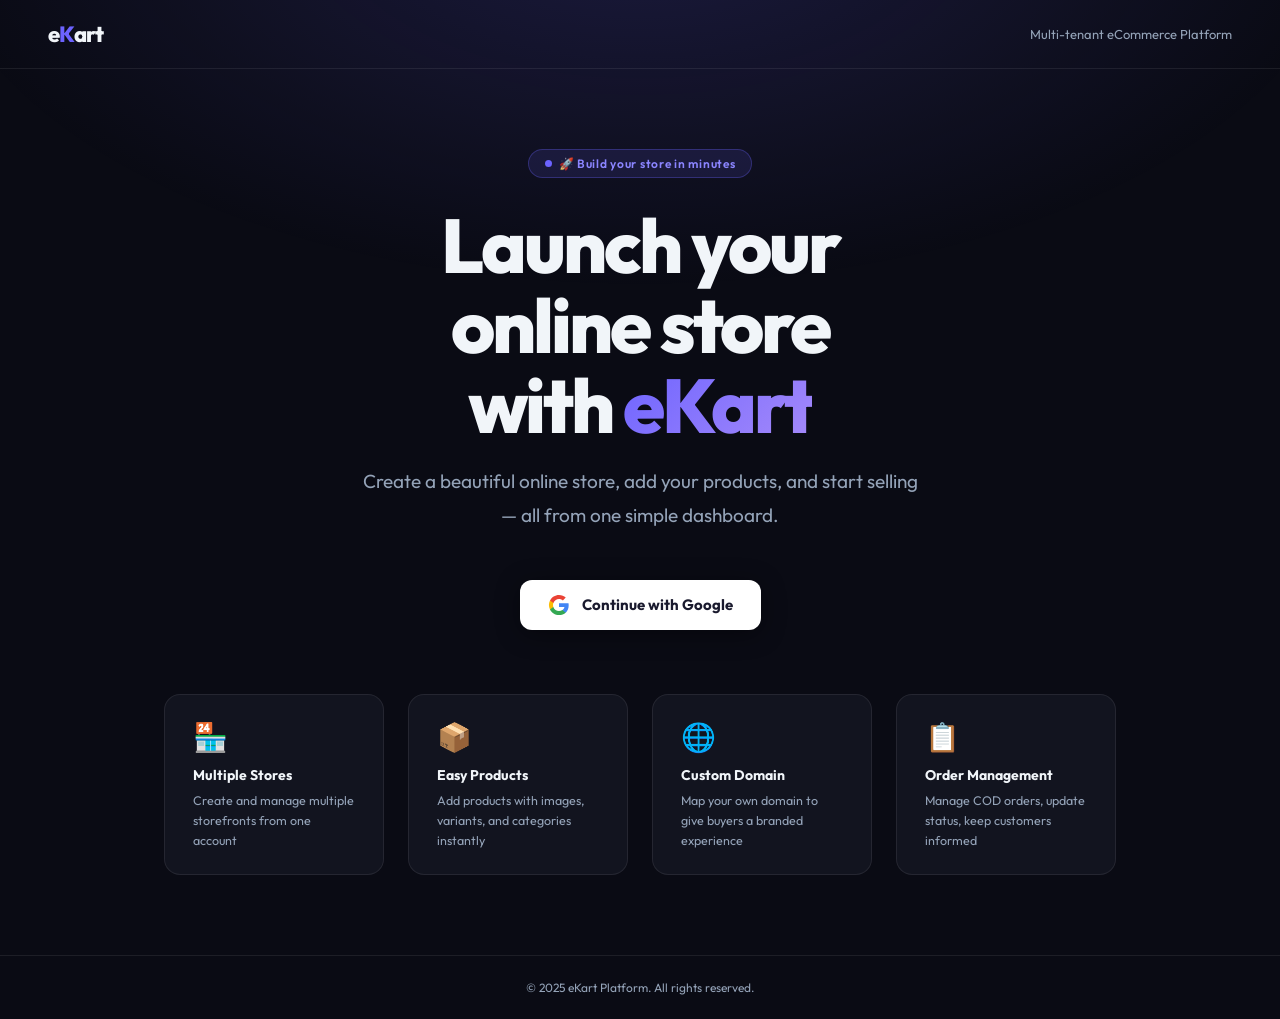
<file: orders.html>
<!DOCTYPE html>
<html lang="en">
<head>
<meta charset="UTF-8">
<meta name="viewport" content="width=device-width, initial-scale=1.0, maximum-scale=1.0">
<title>eKart — Orders</title>
<link rel="preconnect" href="https://fonts.googleapis.com">
<link rel="preconnect" href="https://fonts.gstatic.com" crossorigin>
<link href="https://fonts.googleapis.com/css2?family=Plus+Jakarta+Sans:wght@300;400;500;600;700;800&family=JetBrains+Mono:wght@400;500;600&display=swap" rel="stylesheet">
<link rel="stylesheet" href="shared.css">

<style>
/* ── Skeleton extras ─────────────────────────────────────────── */
.skel-stats-row{display:grid;grid-template-columns:repeat(4,1fr);gap:14px;flex-shrink:0}
.skel-stat-card{height:88px;border-radius:var(--r)}

/* ── Export button ───────────────────────────────────────────── */
.btn-export{
  display:inline-flex;align-items:center;gap:6px;
  padding:0 14px;height:36px;border-radius:var(--r-sm);
  background:var(--surface-2);border:1px solid var(--border-md);
  color:var(--text-2);font-size:12.5px;font-weight:700;
  cursor:pointer;font-family:var(--font);transition:var(--t);white-space:nowrap;
}
.btn-export:hover{border-color:rgba(124,111,255,.4);color:var(--accent);background:var(--accent-dim)}
.btn-export:active{transform:scale(.96)}

/* ── Stat cards ──────────────────────────────────────────────── */
.order-stats{display:grid;grid-template-columns:repeat(4,1fr);gap:14px;margin-bottom:24px}
.ostat{
  background:var(--surface);border:1px solid var(--border);border-radius:var(--r);
  padding:18px 20px;display:flex;align-items:flex-start;gap:14px;
  transition:var(--t);position:relative;overflow:hidden;box-shadow:var(--sh-sm);
}
.ostat::after{content:'';position:absolute;inset:0;background:linear-gradient(135deg,transparent 55%,rgba(124,111,255,.03) 100%);pointer-events:none}
.ostat:hover{border-color:var(--border-md);transform:translateY(-2px);box-shadow:var(--sh)}
.ostat-icon{width:40px;height:40px;border-radius:var(--r-sm);background:var(--surface-3);border:1px solid var(--border);display:flex;align-items:center;justify-content:center;font-size:17px;flex-shrink:0;transition:var(--t)}
.ostat:hover .ostat-icon{background:var(--accent-dim);border-color:rgba(124,111,255,.2)}
.ostat-body{flex:1;min-width:0}
.ostat-label{font-size:10px;color:var(--text-3);font-weight:700;text-transform:uppercase;letter-spacing:.09em;margin-bottom:6px}
.ostat-val{font-size:24px;font-weight:700;letter-spacing:-.04em;font-family:var(--mono);line-height:1}
.ostat-sub{font-size:10.5px;color:var(--text-3);margin-top:5px;font-weight:500}
@keyframes kpiPulse{0%,100%{opacity:1}50%{opacity:.3}}

/* ── Toolbar ─────────────────────────────────────────────────── */
.ord-toolbar{
  background:var(--surface);border:1px solid var(--border);border-radius:var(--r);
  padding:11px 14px;display:flex;align-items:center;gap:10px;
  margin-bottom:14px;flex-wrap:wrap;box-shadow:var(--sh-sm);
}
.ord-search-wrap{position:relative;flex:1;min-width:160px}
.ord-search-icon{position:absolute;left:11px;top:50%;transform:translateY(-50%);pointer-events:none;color:var(--text-3)}
.ord-search{
  width:100%;padding:8px 12px 8px 34px;
  background:var(--surface-2);border:1.5px solid var(--border-md);
  border-radius:var(--r-sm);font-family:var(--font);font-size:13px;color:var(--text);outline:none;transition:var(--t);
}
.ord-search::placeholder{color:var(--text-3)}
.ord-search:focus{border-color:var(--accent);box-shadow:0 0 0 3px var(--accent-dim);background:var(--surface-3)}
.ord-divider{width:1px;height:22px;background:var(--border-md);flex-shrink:0}
.ord-filter{
  padding:8px 28px 8px 12px;min-width:140px;
  background:var(--surface-2);border:1.5px solid var(--border-md);
  border-radius:var(--r-sm);font-family:var(--font);font-size:12.5px;
  font-weight:600;color:var(--text-2);outline:none;cursor:pointer;appearance:none;
  background-image:url("data:image/svg+xml,%3Csvg xmlns='http://www.w3.org/2000/svg' width='12' height='12' viewBox='0 0 24 24' fill='none' stroke='%23878BAA' stroke-width='2.5'%3E%3Cpath d='m6 9 6 6 6-6'/%3E%3C/svg%3E");
  background-repeat:no-repeat;background-position:right 9px center;transition:var(--t);
}
.ord-filter:focus{border-color:var(--accent)}
.ord-filter option{background:var(--surface);color:var(--text)}
.ord-count{margin-left:auto;font-size:11.5px;font-weight:700;color:var(--text-3);background:var(--surface-2);border:1px solid var(--border);padding:4px 12px;border-radius:20px;white-space:nowrap;flex-shrink:0}

/* ── Table card ──────────────────────────────────────────────── */
.ord-card{background:var(--surface);border:1px solid var(--border);border-radius:var(--r-lg);overflow:hidden;box-shadow:var(--sh-sm)}
/* Horizontal scroll wrapper for the table — prevents the card from blocking page scroll */
.ord-table-scroll{overflow-x:auto;overflow-y:visible;-webkit-overflow-scrolling:touch;scrollbar-width:thin;scrollbar-color:var(--surface-4) transparent}
.ord-table-scroll::-webkit-scrollbar{height:4px}.ord-table-scroll::-webkit-scrollbar-thumb{background:var(--surface-4);border-radius:2px}
.ord-table{width:100%;border-collapse:collapse}
.ord-table thead th{padding:11px 16px;text-align:left;font-size:10px;font-weight:800;text-transform:uppercase;letter-spacing:.09em;color:var(--text-3);background:var(--surface-2);border-bottom:1px solid var(--border);white-space:nowrap}
.ord-table thead th:first-child{padding-left:20px}.ord-table thead th:last-child{padding-right:20px}
.ord-table tbody td{padding:13px 16px;font-size:13.5px;border-bottom:1px solid var(--border);vertical-align:middle;transition:background .12s}
.ord-table tbody tr:last-child td{border-bottom:none}
/* Zebra striping */
.ord-table tbody tr:nth-child(even) td{background:rgba(0,0,0,.018)}
[data-theme="dark"] .ord-table tbody tr:nth-child(even) td{background:rgba(255,255,255,.025)}
/* Hover wins — accent tint */
.ord-table tbody tr:hover td{background:rgba(124,111,255,.055)!important}
[data-theme="dark"] .ord-table tbody tr:hover td{background:rgba(124,111,255,.07)!important}
.ord-table tbody td:first-child{padding-left:20px}.ord-table tbody td:last-child{padding-right:20px}

@keyframes rowIn{from{opacity:0;transform:translateX(-6px)}to{opacity:1;transform:translateX(0)}}
.ord-table tbody tr{animation:rowIn .2s ease both}
.ord-table tbody tr:nth-child(2){animation-delay:.03s}
.ord-table tbody tr:nth-child(3){animation-delay:.06s}
.ord-table tbody tr:nth-child(4){animation-delay:.09s}
.ord-table tbody tr:nth-child(5){animation-delay:.12s}
.ord-table tbody tr:nth-child(6){animation-delay:.15s}
.ord-table tbody tr:nth-child(7){animation-delay:.18s}

/* Customer cell */
.cust-cell{display:flex;align-items:center;gap:10px}
.cust-av{width:32px;height:32px;border-radius:50%;flex-shrink:0;background:linear-gradient(135deg,var(--accent),var(--accent-3));display:flex;align-items:center;justify-content:center;font-size:12px;font-weight:800;color:#fff;line-height:1}
.cust-name{font-size:13px;font-weight:700;line-height:1.2;color:var(--text)}
.cust-email{font-size:11px;color:var(--text-3);margin-top:1px}

/* Mono data */
.ord-num{font-family:var(--mono);font-size:12px;font-weight:500;color:var(--accent)}
.ord-amount{font-family:var(--mono);font-size:14px;font-weight:700;line-height:1;color:var(--text)}
.ord-pay-chip{display:inline-flex;align-items:center;gap:4px;font-size:10px;font-weight:600;color:var(--text-3);background:var(--surface-2);border:1px solid var(--border);padding:2px 7px;border-radius:5px;margin-top:3px;font-family:var(--font)}

/* ── Status badges ───────────────────────────────────────────── */
.sbadge{display:inline-flex;align-items:center;gap:5px;padding:4px 10px;border-radius:20px;font-size:10px;font-weight:800;text-transform:uppercase;letter-spacing:.04em;font-family:var(--font)}
.sbadge-dot{width:5px;height:5px;border-radius:50%;background:currentColor;flex-shrink:0}
.s-pending   {background:var(--amber-dim); color:var(--amber); border:1px solid var(--amber-border)}
.s-confirmed {background:var(--purple-dim);color:var(--purple);border:1px solid rgba(167,139,250,.2)}
.s-processing{background:var(--blue-dim);  color:var(--blue);  border:1px solid rgba(96,165,250,.2)}
.s-shipped   {background:var(--cyan-dim);  color:var(--cyan);  border:1px solid rgba(56,189,248,.2)}
.s-delivered {background:var(--green-dim); color:var(--green); border:1px solid var(--green-border)}
.s-cancelled {background:var(--red-dim);   color:var(--red);   border:1px solid rgba(242,107,107,.2)}

/* ── Update button — green edit style matching merchant ──────── */
.btn-upd{
  display:inline-flex;align-items:center;gap:5px;
  padding:6px 12px;border-radius:var(--r-sm);
  background:var(--green-dim);border:1px solid var(--green-border);
  color:var(--green);font-size:12px;font-weight:700;
  cursor:pointer;font-family:var(--font);transition:var(--t);white-space:nowrap;
}
.btn-upd:hover{background:rgba(25,163,122,.18);border-color:var(--green);transform:translateY(-1px);box-shadow:0 4px 10px var(--green-dim)}
[data-theme="dark"] .btn-upd:hover{background:rgba(45,212,160,.18)}
.btn-upd:active{transform:scale(.96)}

/* ── Mobile order cards ──────────────────────────────────────── */
.ord-mobile-list{display:none;flex-direction:column;gap:10px}
@keyframes cardIn{from{opacity:0;transform:translateY(10px)}to{opacity:1;transform:translateY(0)}}
.ord-mobile-card{background:var(--surface);border:1px solid var(--border);border-radius:var(--r);overflow:hidden;box-shadow:var(--sh-sm);animation:cardIn .3s var(--ease) both;cursor:pointer;transition:var(--t)}
.ord-mobile-card:hover{border-color:var(--accent);transform:translateY(-1px);box-shadow:var(--sh)}
/* Mobile card zebra */
.ord-mobile-card:nth-child(even){background:var(--surface-2)}
.omc-stripe{height:3px;width:100%}
.omc-header{display:flex;align-items:center;justify-content:space-between;padding:12px 14px 8px;gap:10px}
.omc-left{display:flex;align-items:center;gap:10px;min-width:0}
.omc-av{width:34px;height:34px;border-radius:50%;flex-shrink:0;background:linear-gradient(135deg,var(--accent),var(--accent-3));display:flex;align-items:center;justify-content:center;font-size:13px;font-weight:800;color:#fff;line-height:1}
.omc-info{min-width:0}
.omc-name{font-size:13px;font-weight:700;color:var(--text);white-space:nowrap;overflow:hidden;text-overflow:ellipsis}
.omc-num{font-size:10.5px;font-family:var(--mono);color:var(--accent);margin-top:1px}
.omc-kpis{display:grid;grid-template-columns:repeat(3,1fr);border-top:1px solid var(--border)}
.omc-kpi{padding:9px 6px;text-align:center;border-right:1px solid var(--border)}
.omc-kpi:last-child{border-right:none}
.omc-kpi-val{font-size:12.5px;font-weight:700;font-family:var(--mono);color:var(--text);line-height:1;margin-bottom:3px}
.omc-kpi-val.green{color:var(--green)}
.omc-kpi-label{font-size:8px;font-weight:700;text-transform:uppercase;letter-spacing:.09em;color:var(--text-3)}
.omc-footer{display:flex;align-items:center;justify-content:space-between;padding:9px 14px;border-top:1px solid var(--border)}
.omc-pay-chip{display:inline-flex;align-items:center;gap:3px;font-size:10px;font-weight:600;color:var(--text-3);background:var(--surface-2);border:1px solid var(--border);padding:2px 7px;border-radius:5px}

/* ── Empty state ─────────────────────────────────────────────── */
.ord-empty{padding:64px 20px;text-align:center;display:flex;flex-direction:column;align-items:center;gap:10px}
.ord-empty-icon{width:66px;height:66px;border-radius:18px;background:var(--surface-2);border:1px solid var(--border);display:flex;align-items:center;justify-content:center;font-size:28px;margin-bottom:4px}
.ord-empty h3{font-size:15px;font-weight:800;color:var(--text-2);margin-bottom:4px}
.ord-empty p{font-size:13px;color:var(--text-3);max-width:260px;line-height:1.6}

/* ── Modal — exactly matches home.html .modal-overlay pattern ── */
.modal-overlay{
  display:none;position:fixed;inset:0;
  background:rgba(0,0,0,.35);backdrop-filter:blur(8px);-webkit-backdrop-filter:blur(8px);
  z-index:300;align-items:center;justify-content:center;
  padding:20px;box-sizing:border-box;
}
.modal-overlay.open{display:flex}
[data-theme="dark"] .modal-overlay{background:rgba(0,0,0,.55)}
.modal{
  background:var(--surface);border:1px solid var(--border-md);
  border-radius:var(--r-xl);
  box-shadow:0 24px 64px rgba(0,0,0,.18),0 8px 24px rgba(0,0,0,.08);
  color:var(--text);font-family:var(--font);
  padding:28px;width:100%;max-width:560px;
  max-height:calc(100vh - 40px);max-height:calc(100dvh - 40px);
  overflow-y:auto;scrollbar-width:thin;scrollbar-color:var(--surface-4) transparent;
  box-sizing:border-box;overscroll-behavior:contain;
}
[data-theme="dark"] .modal{box-shadow:0 24px 64px rgba(0,0,0,.55),0 8px 24px rgba(0,0,0,.3)}
.modal::-webkit-scrollbar{width:4px}.modal::-webkit-scrollbar-thumb{background:var(--surface-4);border-radius:2px}

/* Modal header row */
.modal-hdr{display:flex;align-items:center;gap:12px;margin-bottom:20px;padding-bottom:18px;border-bottom:1px solid var(--border)}
.modal-hdr-icon{width:40px;height:40px;border-radius:var(--r-sm);background:var(--accent-dim);border:1px solid rgba(124,111,255,.2);display:flex;align-items:center;justify-content:center;flex-shrink:0;color:var(--accent)}
.modal-hdr-info{flex:1;min-width:0}
.modal-hdr-title{font-size:15px;font-weight:800;color:var(--text);letter-spacing:-.02em}
.modal-hdr-sub{font-size:11.5px;color:var(--text-3);margin-top:2px;font-family:var(--mono)}
.modal-hdr-close{width:32px;height:32px;border-radius:var(--r-sm);background:var(--surface-3);border:1px solid var(--border-md);display:flex;align-items:center;justify-content:center;cursor:pointer;color:var(--text-3);transition:var(--t);flex-shrink:0}
.modal-hdr-close:hover{background:var(--red-dim);border-color:rgba(242,107,107,.3);color:var(--red)}

/* Order detail box */
.od-box{background:var(--surface-2);border:1px solid var(--border);border-radius:var(--r-sm);padding:16px 18px;margin-bottom:18px}
.od-grid{display:grid;grid-template-columns:1fr 1fr;gap:10px;margin-bottom:12px}
.od-key{font-size:9.5px;font-weight:800;text-transform:uppercase;letter-spacing:.08em;color:var(--text-3);margin-bottom:3px}
.od-val{font-size:13px;font-weight:600;color:var(--text)}
.od-items{background:var(--surface-3);border-radius:var(--r-sm);overflow:hidden;border:1px solid var(--border)}
.od-item-row{display:flex;justify-content:space-between;align-items:center;padding:8px 12px;border-bottom:1px solid var(--border);font-size:12.5px}
.od-item-row:last-child{border-bottom:none}
/* Item list zebra */
.od-item-row:nth-child(even){background:rgba(0,0,0,.018)}
[data-theme="dark"] .od-item-row:nth-child(even){background:rgba(255,255,255,.025)}
.od-total-row{display:flex;justify-content:space-between;align-items:center;padding:9px 12px;border-top:1px solid var(--border-md);font-size:13px;font-weight:800;background:var(--surface-2)}

/* Form fields inside modal */
.field{margin-bottom:14px}
.field label{font-size:12px;font-weight:600;color:var(--text-2);display:flex;align-items:center;gap:5px;margin-bottom:6px;letter-spacing:.01em}
.field input,.field textarea,.field select{width:100%;font-family:var(--font);font-size:13px;height:40px;padding:0 12px;border-radius:var(--r-sm);border:1px solid var(--border-md);background:var(--surface-2);color:var(--text);outline:none;transition:var(--t)}
.field textarea{height:80px;padding:10px 12px;resize:vertical}
.field input:focus,.field textarea:focus,.field select:focus{border-color:var(--accent);box-shadow:0 0 0 3px var(--accent-dim);background:var(--surface-3)}
.field input::placeholder,.field textarea::placeholder{color:var(--text-3)}
.field select option{background:var(--surface);color:var(--text)}
.modal-footer{display:flex;justify-content:flex-end;gap:8px;margin-top:22px;padding-top:18px;border-top:1px solid var(--border)}

/* ── Page entrance ───────────────────────────────────────────── */
@keyframes pgIn{from{opacity:0;transform:translateY(7px)}to{opacity:1;transform:translateY(0)}}
.pg-enter{animation:pgIn .28s cubic-bezier(.22,1,.36,1) both}
@keyframes spin{to{transform:rotate(360deg)}}

/* ── Responsive ──────────────────────────────────────────────── */
@media(max-width:1100px){.order-stats{grid-template-columns:repeat(2,1fr)}.skel-stats-row{grid-template-columns:repeat(2,1fr)}}
/* iPad portrait: sidebar takes 248px, leaving ~520px — hide Items + Date columns */
@media(max-width:900px) and (min-width:649px){
  .ord-table .col-hide-tablet{display:none}
}
@media(max-width:900px){.ord-table .col-email{display:none}.ord-table .col-tracking{display:none}}
@media(max-width:648px){
  .skel-stats-row{grid-template-columns:repeat(2,1fr);gap:10px}
  .order-stats{grid-template-columns:repeat(2,1fr);gap:10px;margin-bottom:16px}
  .ostat{padding:14px;gap:10px}.ostat-icon{width:34px;height:34px;font-size:14px}
  .ostat-val{font-size:20px}.ostat-sub{font-size:9.5px}
  .ord-toolbar{padding:10px;gap:8px}
  .ord-search-wrap{min-width:0;width:100%;order:1}
  .ord-filter{order:2;flex:1;min-width:0}.ord-count{order:3;margin-left:0}
  .ord-divider{display:none}
  .ord-card{display:none}
  .ord-mobile-list{display:flex}
  /* Modal → true bottom sheet, exactly like home.html */
  .modal-overlay{padding:0!important;align-items:flex-end!important}
  .modal{
    width:100%!important;max-width:100%!important;
    max-height:90vh!important;max-height:90dvh!important;
    border-radius:var(--r-xl) var(--r-xl) 0 0!important;
    border-bottom:none!important;
    padding:0 20px calc(20px + env(safe-area-inset-bottom,0px))!important;
  }
  /* Drag handle pill */
  .modal::before{
    content:'';display:block;width:40px;height:4px;
    background:var(--border-md);border-radius:2px;
    margin:14px auto 20px;
  }
  .modal-hdr{margin-top:0}
  .modal-hdr-title{font-size:14px}
  .od-grid{grid-template-columns:1fr;gap:8px}
  .modal-footer{flex-wrap:wrap;padding-bottom:0}
  .modal-footer .btn{flex:1;justify-content:center}
}
@media(max-width:380px){
  .order-stats{grid-template-columns:1fr 1fr}
  .ostat{padding:12px;gap:8px}.ostat-val{font-size:18px}
  .modal{max-height:95vh!important;max-height:95dvh!important}
}
</style>

<script>
;(function(){
  var dark = localStorage.getItem('ekart_theme') === 'dark';
  if(dark) document.documentElement.setAttribute('data-theme','dark');
  document.documentElement.style.background = dark ? '#07080D' : '#F2F3F9';
})();
</script>
<script src="api.js"></script>
<script src="shared.js"></script>
<script src="nav.js"></script>
</head>
<body>

<div id="toast-container"></div>

<!-- MOBILE TOPBAR -->
<div class="mobile-topbar" id="mobileTopbar">
  <div class="mob-left">
    <button class="hamburger" onclick="openMobileSidebar()" aria-label="Open menu">
      <svg viewBox="0 0 16 16"><line x1="1" y1="4" x2="15" y2="4"/><line x1="1" y1="8" x2="15" y2="8"/><line x1="1" y1="12" x2="15" y2="12"/></svg>
    </button>
    <a class="mob-logo" href="home.html">e<span>K</span>art</a>
  </div>
  <div class="mob-right">
    <div class="mob-store-wrap" id="mob-store-wrap">
      <select class="mob-store-selector" id="mob-store-selector" onchange="onStoreChange(this.value)"></select>
    </div>
    <button class="theme-toggle" id="themeToggleMob" onclick="toggleTheme()" title="Toggle theme" style="width:36px;height:36px;font-size:15px;">☀️</button>
  </div>
</div>

<!-- SKELETON -->
<div id="page-skeleton">
  <div class="skel-topbar">
    <div class="skel" style="height:14px;width:58px;border-radius:5px;"></div>
    <div style="display:flex;align-items:center;gap:9px;">
      <div class="skel" style="height:36px;width:160px;border-radius:10px;opacity:.7;"></div>
      <div class="skel" style="height:36px;width:36px;border-radius:10px;opacity:.5;"></div>
      <div class="skel" style="height:36px;width:110px;border-radius:10px;opacity:.45;"></div>
    </div>
  </div>
  <div class="skel-body">
    <div class="skel-stats-row">
      <div class="skel skel-stat-card"></div>
      <div class="skel skel-stat-card" style="opacity:.8"></div>
      <div class="skel skel-stat-card" style="opacity:.6"></div>
      <div class="skel skel-stat-card" style="opacity:.45"></div>
    </div>
    <div class="skel" style="height:50px;border-radius:var(--r);"></div>
    <div style="border-radius:var(--r-lg);overflow:hidden;">
      <div class="skel" style="height:40px;border-radius:0;opacity:.5;margin-bottom:1px;"></div>
      <div class="skel" style="height:64px;border-radius:0;margin-bottom:1px;"></div>
      <div class="skel" style="height:64px;border-radius:0;opacity:.8;margin-bottom:1px;"></div>
      <div class="skel" style="height:64px;border-radius:0;opacity:.6;margin-bottom:1px;"></div>
      <div class="skel" style="height:64px;border-radius:0;opacity:.4;margin-bottom:1px;"></div>
      <div class="skel" style="height:64px;border-radius:0;opacity:.22;"></div>
    </div>
  </div>
</div>

<!-- SIDEBAR -->
<div class="sidebar-backdrop" id="sidebarBackdrop" onclick="closeMobileSidebar()"></div>
<div class="sidebar" id="sidebar">
  <a class="sidebar-logo" href="home.html">e<span class="logo-k">K</span>art</a>
  <div class="sidebar-user-skel" id="sidebar-user-skel">
    <div class="skel" style="width:34px;height:34px;border-radius:50%;flex-shrink:0;"></div>
    <div style="flex:1;display:flex;flex-direction:column;gap:5px;">
      <div class="skel" style="height:10px;width:90px;border-radius:4px;"></div>
      <div class="skel" style="height:8px;width:120px;border-radius:3px;"></div>
    </div>
  </div>
  <div class="sidebar-user loading" id="sidebar-user-real">
    <div class="sidebar-avatar" id="nav-avatar"></div>
    <div class="sidebar-user-info">
      <div class="sidebar-user-name"  id="nav-user-name"></div>
      <div class="sidebar-user-email" id="nav-user-email"></div>
    </div>
  </div>
  <div id="sidebar-nav"></div>
  <div class="sidebar-bottom">
    <button class="btn-logout" onclick="logout()">↩&nbsp; Log out</button>
  </div>
</div>

<!-- MAIN -->
<div class="main-wrap">
  <div class="topbar">
    <div class="topbar-left"><span class="topbar-title">Orders</span></div>
    <div class="topbar-right">
      <div class="store-select-wrap" id="store-select-wrap">
        <span class="store-select-label">Store</span>
        <select class="store-selector" id="store-selector" onchange="onStoreChange(this.value)"></select>
      </div>
      <button class="theme-toggle" id="themeToggleBtn" onclick="toggleTheme()" title="Toggle theme">☀️</button>
      <div id="topbar-actions"></div>
    </div>
  </div>
  <div id="page-content" class="content" style="display:none;"></div>
</div>

<!-- ORDER UPDATE MODAL -->
<div class="modal-overlay" id="orderModal" onclick="if(event.target===this)closeOrderModal()">
  <div class="modal">
    <div class="modal-hdr">
      <div class="modal-hdr-icon">
        <svg width="20" height="20" viewBox="0 0 24 24" fill="none" stroke="currentColor" stroke-width="2" stroke-linecap="round" stroke-linejoin="round"><path d="M21 16V8a2 2 0 0 0-1-1.73l-7-4a2 2 0 0 0-2 0l-7 4A2 2 0 0 0 3 8v8a2 2 0 0 0 1 1.73l7 4a2 2 0 0 0 2 0l7-4A2 2 0 0 0 21 16z"/></svg>
      </div>
      <div class="modal-hdr-info">
        <div class="modal-hdr-title">Update Order</div>
        <div class="modal-hdr-sub" id="modal-ord-num">—</div>
      </div>
      <button class="modal-hdr-close" onclick="closeOrderModal()" aria-label="Close">
        <svg width="14" height="14" viewBox="0 0 24 24" fill="none" stroke="currentColor" stroke-width="2.5" stroke-linecap="round"><line x1="18" y1="6" x2="6" y2="18"/><line x1="6" y1="6" x2="18" y2="18"/></svg>
      </button>
    </div>
    <input type="hidden" id="orderEditId">
    <div class="od-box" id="orderDetailView"></div>
    <div class="field">
      <label>
        <svg width="12" height="12" viewBox="0 0 24 24" fill="none" stroke="currentColor" stroke-width="2.5" stroke-linecap="round" stroke-linejoin="round" style="opacity:.6"><circle cx="12" cy="12" r="9"/><polyline points="12 6 12 12 16 14"/></svg>
        Status
      </label>
      <select id="orderStatus">
        <option value="pending">⏳ Pending</option>
        <option value="confirmed">✅ Confirmed</option>
        <option value="processing">⚙️ Processing</option>
        <option value="shipped">🚚 Shipped</option>
        <option value="delivered">🎉 Delivered</option>
        <option value="cancelled">❌ Cancelled</option>
      </select>
    </div>
    <div class="field">
      <label>
        <svg width="12" height="12" viewBox="0 0 24 24" fill="none" stroke="currentColor" stroke-width="2.5" stroke-linecap="round" stroke-linejoin="round" style="opacity:.6"><rect x="1" y="3" width="15" height="13"/><polygon points="16 8 20 8 23 11 23 16 16 16 16 8"/><circle cx="5.5" cy="18.5" r="2.5"/><circle cx="18.5" cy="18.5" r="2.5"/></svg>
        Tracking Number
      </label>
      <input type="text" id="orderTracking" placeholder="AWB12345678" style="font-family:var(--mono);letter-spacing:.02em;">
    </div>
    <div class="field">
      <label>
        <svg width="12" height="12" viewBox="0 0 24 24" fill="none" stroke="currentColor" stroke-width="2.5" stroke-linecap="round" stroke-linejoin="round" style="opacity:.6"><path d="M14 2H6a2 2 0 0 0-2 2v16a2 2 0 0 0 2 2h12a2 2 0 0 0 2-2V8z"/><polyline points="14 2 14 8 20 8"/><line x1="16" y1="13" x2="8" y2="13"/><line x1="16" y1="17" x2="8" y2="17"/></svg>
        Internal Notes
      </label>
      <textarea id="orderNotes" placeholder="Add any internal notes about this order…"></textarea>
    </div>
    <div class="modal-footer">
      <button class="btn btn-secondary btn-sm" onclick="closeOrderModal()">
        <svg width="12" height="12" viewBox="0 0 24 24" fill="none" stroke="currentColor" stroke-width="2.5" stroke-linecap="round"><line x1="18" y1="6" x2="6" y2="18"/><line x1="6" y1="6" x2="18" y2="18"/></svg>
        Cancel
      </button>
      <button class="btn btn-primary btn-sm" onclick="saveOrder()" id="saveOrderBtn">
        <svg width="12" height="12" viewBox="0 0 24 24" fill="none" stroke="currentColor" stroke-width="2.5" stroke-linecap="round" stroke-linejoin="round">
          <path d="M19 21H5a2 2 0 0 1-2-2V5a2 2 0 0 1 2-2h11l5 5v11a2 2 0 0 1-2 2z"/>
          <polyline points="17,21 17,13 7,13 7,21"/>
          <polyline points="7,3 7,8 15,8"/>
        </svg>
        Save Changes
      </button>
    </div>
  </div>
</div>

<script>
/* ── State ────────────────────────────────────────────────────── */
let allOrders = [], currentStoreId = '', allStores = [], _tok = 0;

/* ── Init ─────────────────────────────────────────────────────── */
window.addEventListener('DOMContentLoaded', async () => {
  const nav = await renderNav('orders');
  if(!nav){ dismissSkeleton(); return; }

  allStores = nav.stores || [];
  currentStoreId = nav.currentStoreId || (allStores[0]?._id || '');
  buildStoreSel();

  setTopbarActions(`
    <button class="btn-export" onclick="exportCSV()">
      <svg width="13" height="13" viewBox="0 0 24 24" fill="none" stroke="currentColor" stroke-width="2.5" stroke-linecap="round" stroke-linejoin="round">
        <path d="M21 15v4a2 2 0 0 1-2 2H5a2 2 0 0 1-2-2v-4"/>
        <polyline points="7,10 12,15 17,10"/>
        <line x1="12" y1="15" x2="12" y2="3"/>
      </svg>Export CSV
    </button>`);

  if(currentStoreId) await loadOrders();
  else { renderEmpty('no-store'); dismissSkeleton(); }
});

/* ── Store selectors ─────────────────────────────────────────── */
function buildStoreSel(){
  const opts = allStores.length
    ? allStores.map(s=>`<option value="${s._id}"${s._id===currentStoreId?' selected':''}>${s.name}</option>`).join('')
    : '<option value="">No stores</option>';
  const desk = document.getElementById('store-selector');
  const mob  = document.getElementById('mob-store-selector');
  if(desk) desk.innerHTML = opts;
  if(mob)  mob.innerHTML  = opts;
}

async function onStoreChange(id){
  currentStoreId = id;
  ['store-selector','mob-store-selector'].forEach(sid=>{
    const el = document.getElementById(sid); if(el && el.value !== id) el.value = id;
  });
  await loadOrders();
}

/* ── Fade transitions ────────────────────────────────────────── */
const FD = 160;
function fadeOut(el){ return new Promise(r=>{ el.style.transition=`opacity ${FD}ms ease,transform ${FD}ms ease`; el.style.opacity='0'; el.style.transform='translateY(-5px)'; el.style.pointerEvents='none'; setTimeout(r,FD); }); }
function fadeIn(el){ el.style.transition='none'; el.style.opacity='0'; el.style.transform='translateY(8px)'; el.style.display='block'; requestAnimationFrame(()=>requestAnimationFrame(()=>{ el.style.transition=`opacity ${FD+40}ms ease,transform ${FD+40}ms ease`; el.style.opacity='1'; el.style.transform='translateY(0)'; el.style.pointerEvents=''; })); }

/* ── Load orders ─────────────────────────────────────────────── */
async function loadOrders(){
  if(!currentStoreId) return;
  const token = ++_tok;
  const el = document.getElementById('page-content');
  const first = el.style.display === 'none' || !el.style.display;
  if(!first){ await fadeOut(el); if(token!==_tok) return; }
  try{
    allOrders = await apiFetch(`/stores/${currentStoreId}/orders`);
    if(token!==_tok) return;
    renderPage(first);
  }catch(e){
    if(token!==_tok) return;
    if(first) dismissSkeleton();
    el.innerHTML=`<div class="ord-empty"><div class="ord-empty-icon">⚠️</div><h3>Couldn't load orders</h3><p>${e.message}</p></div>`;
    el.style.display='block'; fadeIn(el);
    toast(e.message,'error');
  }
}

/* ── Render page ─────────────────────────────────────────────── */
function renderPage(first=false){
  const pending   = allOrders.filter(o=>o.status==='pending').length;
  const delivered = allOrders.filter(o=>o.status==='delivered').length;
  const revenue   = allOrders.filter(o=>o.status!=='cancelled').reduce((s,o)=>s+(o.total||0),0);
  const revFmt = revenue>=100000?'₹'+(revenue/100000).toFixed(1)+'L':revenue>=1000?'₹'+(revenue/1000).toFixed(1)+'k':'₹'+Math.round(revenue).toLocaleString('en-IN');

  document.getElementById('page-content').innerHTML = `
    <div class="order-stats">
      <div class="ostat"><div class="ostat-icon">📋</div><div class="ostat-body"><div class="ostat-label">Total Orders</div><div class="ostat-val">${allOrders.length}</div><div class="ostat-sub">All time</div></div></div>
      <div class="ostat"><div class="ostat-icon">⏳</div><div class="ostat-body"><div class="ostat-label">Pending</div><div class="ostat-val" style="color:var(--amber);">${pending}</div><div class="ostat-sub">Need attention</div></div></div>
      <div class="ostat"><div class="ostat-icon">✅</div><div class="ostat-body"><div class="ostat-label">Delivered</div><div class="ostat-val" style="color:var(--green);">${delivered}</div><div class="ostat-sub">Completed</div></div></div>
      <div class="ostat"><div class="ostat-icon">💰</div><div class="ostat-body"><div class="ostat-label">Revenue</div><div class="ostat-val" style="color:var(--purple);">${revFmt}</div><div class="ostat-sub">Excl. cancelled</div></div></div>
    </div>
    <div class="ord-toolbar">
      <div class="ord-search-wrap">
        <svg class="ord-search-icon" width="14" height="14" viewBox="0 0 24 24" fill="none" stroke="currentColor" stroke-width="2.5"><circle cx="11" cy="11" r="8"/><path d="m21 21-4.35-4.35"/></svg>
        <input class="ord-search" id="orderSearch" placeholder="Search orders, customers, emails…" oninput="filterOrders()">
      </div>
      <div class="ord-divider"></div>
      <select class="ord-filter" id="orderStatusFilter" onchange="filterOrders()">
        <option value="">All Status</option>
        <option value="pending">⏳ Pending</option>
        <option value="confirmed">✅ Confirmed</option>
        <option value="processing">⚙️ Processing</option>
        <option value="shipped">🚚 Shipped</option>
        <option value="delivered">🎉 Delivered</option>
        <option value="cancelled">❌ Cancelled</option>
      </select>
      <span class="ord-count" id="orderCount">${allOrders.length} orders</span>
    </div>
    <div class="ord-card">
      <div class="ord-table-scroll">
      <table class="ord-table">
        <thead><tr>
          <th>Order #</th>
          <th>Customer</th>
          <th class="col-hide-tablet">Items</th>
          <th>Total</th>
          <th>Status</th>
          <th class="col-hide-tablet">Date</th>
          <th style="width:120px;"></th>
        </tr></thead>
        <tbody id="ordersBody"></tbody>
      </table>
      </div>
    </div>
    <div class="ord-mobile-list" id="ordersMobileList"></div>`;

  renderOrders(allOrders);
  const el = document.getElementById('page-content');
  if(first){ el.style.display='block'; el.classList.add('pg-enter'); requestAnimationFrame(()=>dismissSkeleton()); }
  else fadeIn(el);
}

/* ── Filter ──────────────────────────────────────────────────── */
function filterOrders(){
  const q  = (document.getElementById('orderSearch')?.value||'').toLowerCase();
  const st = document.getElementById('orderStatusFilter')?.value||'';
  let f = allOrders;
  if(q) f = f.filter(o=>(o.order_number||'').toLowerCase().includes(q)||(o.customer_name||'').toLowerCase().includes(q)||(o.customer_email||'').toLowerCase().includes(q));
  if(st) f = f.filter(o=>o.status===st);
  const c = document.getElementById('orderCount');
  if(c) c.textContent = `${f.length} order${f.length!==1?'s':''}`;
  renderOrders(f);
}

/* ── Render table + mobile cards ─────────────────────────────── */
function renderOrders(orders){ renderTableRows(orders); renderMobileCards(orders); }

function renderTableRows(orders){
  const body = document.getElementById('ordersBody'); if(!body) return;
  if(!orders.length){
    body.innerHTML=`<tr><td colspan="7"><div class="ord-empty"><div class="ord-empty-icon">📋</div><h3>No orders found</h3><p>Try adjusting your search or status filter.</p></div></td></tr>`;
    return;
  }
  body.innerHTML = orders.map(o=>{
    const init = (o.customer_name||'?')[0].toUpperCase();
    const d = new Date(o.created_at);
    return `<tr>
      <td><span class="ord-num">${o.order_number}</span></td>
      <td>
        <div class="cust-cell">
          <div class="cust-av">${init}</div>
          <div>
            <div class="cust-name">${o.customer_name}</div>
            <div class="cust-email">${o.customer_email}</div>
          </div>
        </div>
      </td>
      <td class="col-hide-tablet">
        <span style="font-weight:700;">${o.items?.length||0}</span>
        <span style="color:var(--text-3);font-size:12px;"> item${(o.items?.length||0)!==1?'s':''}</span>
      </td>
      <td>
        <div class="ord-amount">₹${(o.total||0).toFixed(2)}</div>
        <span class="ord-pay-chip">${o.payment_method==='razorpay'?'⚡ Razorpay':'💵 COD'}</span>
      </td>
      <td>${statusBadge(o.status)}</td>
      <td class="col-hide-tablet">
        <div style="font-size:13px;font-weight:700;line-height:1.2;">${d.toLocaleDateString('en-IN',{day:'numeric',month:'short'})}</div>
        <div style="font-size:11px;color:var(--text-3);margin-top:2px;">${d.toLocaleDateString('en-IN',{year:'numeric'})}</div>
      </td>
      <td>
        <button class="btn-upd" onclick="openOrderEdit('${o._id}')">
          <svg width="11" height="11" viewBox="0 0 24 24" fill="none" stroke="currentColor" stroke-width="2.5" stroke-linecap="round" stroke-linejoin="round">
            <path d="M11 4H4a2 2 0 0 0-2 2v14a2 2 0 0 0 2 2h14a2 2 0 0 0 2-2v-7"/>
            <path d="M18.5 2.5a2.121 2.121 0 0 1 3 3L12 15l-4 1 1-4 9.5-9.5z"/>
          </svg>Update
        </button>
      </td>
    </tr>`;
  }).join('');
}

function renderMobileCards(orders){
  const list = document.getElementById('ordersMobileList'); if(!list) return;
  if(!orders.length){
    list.innerHTML=`<div class="ord-empty"><div class="ord-empty-icon">📋</div><h3>No orders found</h3><p>Try adjusting your search or status filter.</p></div>`;
    return;
  }
  const statusColors={pending:'var(--amber)',confirmed:'var(--purple)',processing:'var(--blue)',shipped:'var(--cyan)',delivered:'var(--green)',cancelled:'var(--red)'};
  list.innerHTML = orders.map((o,i)=>{
    const init=(o.customer_name||'?')[0].toUpperCase(), d=new Date(o.created_at);
    return`<div class="ord-mobile-card" style="animation-delay:${i*0.04}s;" onclick="openOrderEdit('${o._id}')">
      <div class="omc-stripe" style="background:${statusColors[o.status]||'var(--accent)'};"></div>
      <div class="omc-header">
        <div class="omc-left">
          <div class="omc-av">${init}</div>
          <div class="omc-info">
            <div class="omc-name">${o.customer_name}</div>
            <div class="omc-num">${o.order_number}</div>
          </div>
        </div>
        ${statusBadge(o.status)}
      </div>
      <div class="omc-kpis">
        <div class="omc-kpi"><div class="omc-kpi-val green">₹${(o.total||0).toFixed(0)}</div><div class="omc-kpi-label">Total</div></div>
        <div class="omc-kpi"><div class="omc-kpi-val">${o.items?.length||0}</div><div class="omc-kpi-label">Items</div></div>
        <div class="omc-kpi"><div class="omc-kpi-val">${d.toLocaleDateString('en-IN',{day:'numeric',month:'short'})}</div><div class="omc-kpi-label">Date</div></div>
      </div>
      <div class="omc-footer">
        <span class="omc-pay-chip">${o.payment_method==='razorpay'?'⚡ Razorpay':'💵 COD'}</span>
        <span style="font-size:10.5px;color:var(--accent);font-weight:700;display:inline-flex;align-items:center;gap:4px;">
          <svg width="11" height="11" viewBox="0 0 24 24" fill="none" stroke="currentColor" stroke-width="2.5" stroke-linecap="round" stroke-linejoin="round">
            <path d="M11 4H4a2 2 0 0 0-2 2v14a2 2 0 0 0 2 2h14a2 2 0 0 0 2-2v-7"/>
            <path d="M18.5 2.5a2.121 2.121 0 0 1 3 3L12 15l-4 1 1-4 9.5-9.5z"/>
          </svg>Tap to update
        </span>
      </div>
    </div>`;
  }).join('');
}

/* ── Status badge ────────────────────────────────────────────── */
function statusBadge(s){
  const m={pending:'s-pending',confirmed:'s-confirmed',processing:'s-processing',shipped:'s-shipped',delivered:'s-delivered',cancelled:'s-cancelled'};
  return`<span class="sbadge ${m[s]||''}"><span class="sbadge-dot"></span>${s}</span>`;
}

/* ── Modal helpers ───────────────────────────────────────────── */
function openOrderModal(){
  document.getElementById('orderModal').classList.add('open');
  document.body.style.overflow = 'hidden';
}
function closeOrderModal(){
  document.getElementById('orderModal').classList.remove('open');
  if(!document.getElementById('sidebar').classList.contains('mob-open'))
    document.body.style.overflow = '';
}

/* ── Open order edit modal ───────────────────────────────────── */
function openOrderEdit(id){
  const o = allOrders.find(x=>x._id===id); if(!o) return;
  document.getElementById('orderEditId').value   = id;
  document.getElementById('orderStatus').value   = o.status;
  document.getElementById('orderTracking').value = o.tracking_number||'';
  document.getElementById('orderNotes').value    = o.notes||'';
  document.getElementById('modal-ord-num').textContent = `Order ${o.order_number}`;
  document.getElementById('orderDetailView').innerHTML = `
    <div style="display:flex;align-items:center;justify-content:space-between;margin-bottom:13px;flex-wrap:wrap;gap:8px;">
      <span class="ord-num" style="font-size:13px;">#${o.order_number}</span>${statusBadge(o.status)}
    </div>
    <div class="od-grid">
      <div><div class="od-key">Customer</div><div class="od-val">${o.customer_name}</div></div>
      <div><div class="od-key">Email</div><div class="od-val" style="font-size:11.5px;word-break:break-all;">${o.customer_email}</div></div>
      <div><div class="od-key">Phone</div><div class="od-val">${o.customer_phone||'—'}</div></div>
      <div><div class="od-key">Payment</div><div class="od-val">${o.payment_method==='razorpay'?'⚡ Razorpay':'💵 COD'}</div></div>
    </div>
    <div style="margin-bottom:12px;">
      <div class="od-key">Ship To</div>
      <div class="od-val" style="font-size:12px;margin-top:3px;line-height:1.6;color:var(--text-2);">
        ${o.shipping_address?.line1||'—'}, ${o.shipping_address?.city||'—'}, ${o.shipping_address?.state||'—'} — ${o.shipping_address?.pincode||'—'}
      </div>
    </div>
    <div class="od-items">
      ${(o.items||[]).map(i=>`<div class="od-item-row"><span>${i.name} <span style="color:var(--text-3);">×${i.qty}</span></span><span style="font-family:var(--mono);font-weight:600;">₹${i.price}</span></div>`).join('')}
      <div class="od-total-row">
        <span>Total</span>
        <span style="font-family:var(--mono);color:var(--accent);">₹${(o.total||0).toFixed(2)}</span>
      </div>
    </div>`;
  openOrderModal();
}

/* ── Save order ──────────────────────────────────────────────── */
async function saveOrder(){
  const id  = document.getElementById('orderEditId').value;
  const btn = document.getElementById('saveOrderBtn');
  const origHTML = btn.innerHTML;
  btn.disabled = true;
  btn.innerHTML = `<svg width="12" height="12" viewBox="0 0 24 24" fill="none" stroke="currentColor" stroke-width="2.5" stroke-linecap="round" style="animation:spin .7s linear infinite"><path d="M21 12a9 9 0 1 1-6.219-8.56"/></svg> Saving…`;
  const body = {
    status:          document.getElementById('orderStatus').value,
    tracking_number: document.getElementById('orderTracking').value.trim(),
    notes:           document.getElementById('orderNotes').value.trim()
  };
  try{
    await apiFetch(`/stores/${currentStoreId}/orders/${id}`,{method:'PUT',body:JSON.stringify(body)});
    closeOrderModal();
    await loadOrders();
    toast('Order updated successfully','success');
  }catch(e){ toast(e.message,'error'); }
  finally{ btn.disabled=false; btn.innerHTML=origHTML; }
}

/* ── Export CSV ──────────────────────────────────────────────── */
function exportCSV(){
  if(!allOrders.length) return toast('No orders to export','error');
  const rows=[['Order #','Customer','Email','Phone','Items','Total','Payment','Status','Date','Tracking']];
  allOrders.forEach(o=>rows.push([o.order_number,o.customer_name,o.customer_email,o.customer_phone||'',(o.items||[]).map(i=>`${i.name} x${i.qty}`).join(' | '),(o.total||0).toFixed(2),o.payment_method==='razorpay'?'Razorpay':'COD',o.status,new Date(o.created_at).toLocaleDateString('en-IN'),o.tracking_number||'']));
  const csv = rows.map(r=>r.map(v=>`"${String(v).replace(/"/g,'""')}"` ).join(',')).join('\n');
  const a = document.createElement('a');
  a.href = 'data:text/csv;charset=utf-8,' + encodeURIComponent(csv);
  a.download = `orders-${new Date().toISOString().slice(0,10)}.csv`;
  a.click(); toast('CSV downloaded','success');
}

/* ── Empty state ─────────────────────────────────────────────── */
function renderEmpty(type){
  const el = document.getElementById('page-content');
  const msg = type==='no-store'
    ?{icon:'🏪',title:'No store selected',body:'Select a store from the dropdown above to view your orders.'}
    :{icon:'📋',title:'No orders yet',body:'Orders from your storefront will appear here.'};
  el.innerHTML=`<div class="ord-empty"><div class="ord-empty-icon">${msg.icon}</div><h3>${msg.title}</h3><p>${msg.body}</p></div>`;
  el.style.display='block';
}

document.addEventListener('keydown', e=>{ if(e.key==='Escape') closeOrderModal(); });
</script>
</body>
</html>
</file>
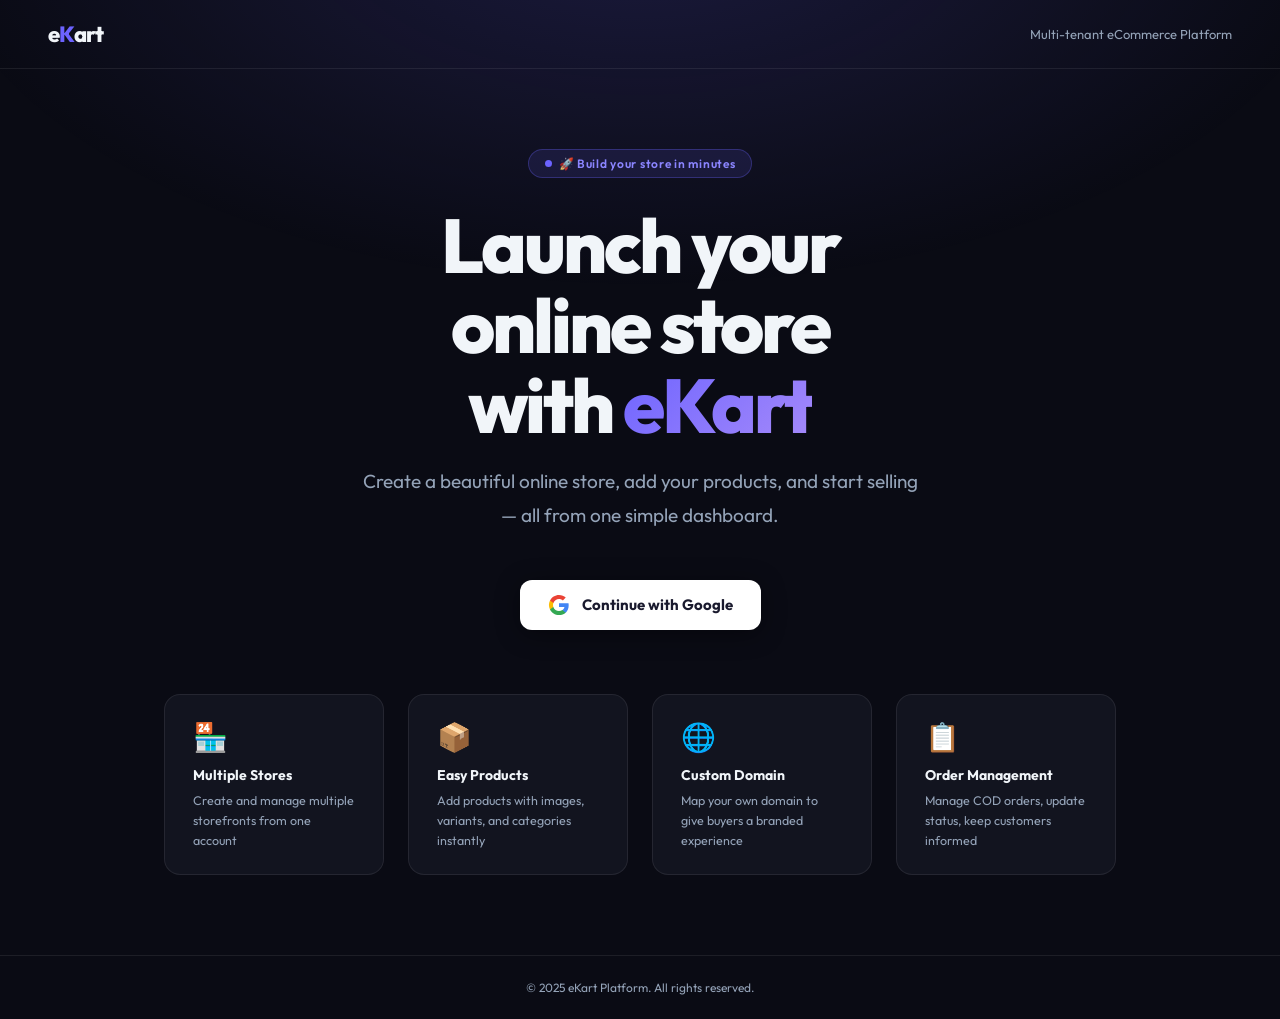
<file: payments.html>
<!DOCTYPE html>
<html lang="en">
<head>
<meta charset="UTF-8">
<meta name="viewport" content="width=device-width, initial-scale=1.0, maximum-scale=1.0">
<title>eKart — Payments</title>
<link rel="preconnect" href="https://fonts.googleapis.com">
<link rel="preconnect" href="https://fonts.gstatic.com" crossorigin>
<link href="https://fonts.googleapis.com/css2?family=Plus+Jakarta+Sans:wght@300;400;500;600;700;800&family=JetBrains+Mono:wght@400;500;600&display=swap" rel="stylesheet">
<link rel="stylesheet" href="shared.css">

<script>
;(function(){
  var dark = localStorage.getItem('ekart_theme') === 'dark';
  if(dark) document.documentElement.setAttribute('data-theme','dark');
  document.documentElement.style.background = dark ? '#07080D' : '#F2F3F9';
})();
</script>
<script src="api.js"></script>
<script src="shared.js"></script>
<script src="nav.js"></script>

<style>
/* ── Skeleton extras ─────────────────────────────────────────── */
.skel-tabsbar{height:44px;flex-shrink:0;background:var(--surface);border-bottom:1px solid var(--border);display:flex;align-items:center;gap:24px;padding:0 28px;}
.skel-stats{display:grid;grid-template-columns:repeat(4,1fr);gap:14px;}
.skel-two{display:grid;grid-template-columns:360px 1fr;gap:16px;}

/* ── Tabs bar ────────────────────────────────────────────────── */
.tabs-bar{height:44px;background:var(--surface);border-bottom:1px solid var(--border);display:flex;align-items:stretch;padding:0 24px;position:sticky;top:60px;z-index:40;flex-shrink:0;overflow-x:auto;scrollbar-width:none;}
.tabs-bar::-webkit-scrollbar{display:none}
.tab-btn{display:inline-flex;align-items:center;gap:6px;padding:0 15px;font-size:12.5px;font-weight:600;color:var(--text-3);letter-spacing:-.01em;cursor:pointer;border:none;background:none;font-family:var(--font);border-bottom:2px solid transparent;transition:var(--t);white-space:nowrap;flex-shrink:0;}
.tab-btn:hover{color:var(--text-2)}.tab-btn.active{color:var(--accent);border-bottom-color:var(--accent)}
.tab-panel{display:none}.tab-panel.active{display:block}

/* ── Stat cards ──────────────────────────────────────────────── */
.stats-row{display:grid;grid-template-columns:repeat(4,1fr);gap:14px;margin-bottom:22px;}
.stat-card{background:var(--surface);border:1px solid var(--border);border-radius:var(--r);padding:18px 20px;display:flex;align-items:flex-start;gap:14px;transition:var(--t);position:relative;overflow:hidden;box-shadow:var(--sh-sm);}
.stat-card:hover{border-color:var(--border-md);transform:translateY(-2px);box-shadow:var(--sh)}
.stat-icon-wrap{width:40px;height:40px;border-radius:var(--r-sm);background:var(--surface-3);border:1px solid var(--border);display:flex;align-items:center;justify-content:center;flex-shrink:0;transition:var(--t);}
.stat-card:hover .stat-icon-wrap{background:var(--accent-dim);border-color:rgba(124,111,255,.2)}
.stat-info{flex:1;min-width:0}
.stat-label{font-size:10px;color:var(--text-3);font-weight:700;text-transform:uppercase;letter-spacing:.09em;margin-bottom:6px;}
.stat-value{font-size:22px;font-weight:700;letter-spacing:-.04em;font-family:var(--mono);color:var(--text);line-height:1;}
.stat-value.green{color:var(--green)}.stat-value.red{color:var(--red)}.stat-value.amber{color:var(--amber)}
.stat-sub{font-size:10.5px;color:var(--text-3);margin-top:5px;}
.stat-loading{animation:kpiPulse 1.4s ease-in-out infinite;color:var(--surface-4)!important;}
@keyframes kpiPulse{0%,100%{opacity:1}50%{opacity:.3}}

/* ── Section card ────────────────────────────────────────────── */
.section-card{background:var(--surface);border:1px solid var(--border);border-radius:var(--r-lg);box-shadow:var(--sh-sm);overflow:hidden;}
.section-card-hd{padding:18px 22px 14px;border-bottom:1px solid var(--border);}
.section-card-title{font-size:13.5px;font-weight:800;color:var(--text);letter-spacing:-.03em;display:flex;align-items:center;gap:8px;margin-bottom:3px;}
.section-card-icon{width:28px;height:28px;border-radius:8px;background:var(--accent-dim);display:flex;align-items:center;justify-content:center;flex-shrink:0;color:var(--accent);}
.section-card-sub{font-size:12px;color:var(--text-2);line-height:1.6;}
.section-card-bd{padding:20px 22px;}

/* ── Form fields ─────────────────────────────────────────────── */
.field{margin-bottom:14px;}
.field label{display:flex;align-items:center;gap:5px;font-size:10.5px;font-weight:700;color:var(--text-2);text-transform:uppercase;letter-spacing:.08em;margin-bottom:6px;}
.field label span{font-weight:400;text-transform:none;letter-spacing:0;opacity:.7;}
.field input,.field textarea,.field select{width:100%;font-family:var(--font);font-size:13px;height:40px;padding:0 12px;border-radius:var(--r-sm);border:1px solid var(--border-md);background:var(--surface-2);color:var(--text);outline:none;transition:var(--t);}
.field textarea{height:72px;padding:10px 12px;resize:vertical;}
.field input:focus,.field textarea:focus,.field select:focus{border-color:var(--accent);box-shadow:0 0 0 3px var(--accent-dim);background:var(--surface-3);}
.field input::placeholder,.field textarea::placeholder{color:var(--text-3);}
.field select{appearance:none;cursor:pointer;background-image:url("data:image/svg+xml,%3Csvg xmlns='http://www.w3.org/2000/svg' width='10' height='10' viewBox='0 0 24 24' fill='none' stroke='%239EA3BB' stroke-width='2.5'%3E%3Cpath d='m6 9 6 6 6-6'/%3E%3C/svg%3E");background-repeat:no-repeat;background-position:right 12px center;padding-right:32px;}
.field select option{background:var(--surface);color:var(--text);}
.field input.mono{font-family:var(--mono);font-size:12.5px;}
.field-hint{font-size:10.5px;color:var(--text-3);margin-top:5px;line-height:1.55;}
.field-hint code{background:var(--surface-3);padding:1px 5px;border-radius:4px;font-family:var(--mono);font-size:10px;color:var(--accent-2);}

/* ── Toggle row ──────────────────────────────────────────────── */
.toggle-row{display:flex;align-items:center;justify-content:space-between;padding:12px 14px;border-radius:var(--r-sm);background:var(--surface-2);border:1px solid var(--border);margin-bottom:16px;transition:var(--t);}
.toggle-row:hover{border-color:var(--border-md)}
.toggle-label{font-size:13px;font-weight:700;color:var(--text);}
.toggle-sub{font-size:11px;color:var(--text-3);margin-top:2px;}
.toggle{position:relative;width:40px;height:22px;flex-shrink:0;}
.toggle input{opacity:0;width:0;height:0;position:absolute;}
.toggle-slider{position:absolute;inset:0;background:var(--surface-4);border:1px solid var(--border-md);border-radius:22px;cursor:pointer;transition:.22s ease;}
.toggle-slider::before{content:'';position:absolute;width:16px;height:16px;left:2px;bottom:2px;background:#fff;border-radius:50%;transition:.22s cubic-bezier(.34,1.56,.64,1);box-shadow:0 1px 4px rgba(0,0,0,.2);}
.toggle input:checked + .toggle-slider{background:var(--accent);border-color:var(--accent);box-shadow:0 0 10px rgba(124,111,255,.4);}
.toggle input:checked + .toggle-slider::before{transform:translateX(18px);}

/* ── Verify status ───────────────────────────────────────────── */
.verify-status{padding:10px 13px;border-radius:var(--r-sm);font-size:12.5px;font-weight:600;display:none;align-items:center;gap:7px;margin-bottom:10px;}
.verify-status.ok {background:var(--green-dim);border:1px solid var(--green-border);color:var(--green);display:flex;}
.verify-status.err{background:var(--red-dim);border:1px solid var(--red-border);color:var(--red);display:flex;}

/* ── Setup steps ─────────────────────────────────────────────── */
.setup-steps{list-style:none;display:flex;flex-direction:column;gap:18px;}
.step{display:flex;gap:12px;align-items:flex-start;}
.step-num{width:26px;height:26px;border-radius:50%;flex-shrink:0;background:var(--accent-dim);border:1.5px solid rgba(124,111,255,.2);color:var(--accent-2);font-size:11px;font-weight:800;display:flex;align-items:center;justify-content:center;}
.step-body h4{font-size:12.5px;font-weight:700;color:var(--text);margin-bottom:3px;}
.step-body p{font-size:12px;color:var(--text-2);line-height:1.65;}
.step-body a{color:var(--accent-2);text-decoration:none;font-weight:600;}
.step-body a:hover{text-decoration:underline}
.step-body code{background:var(--surface-3);padding:1px 5px;border-radius:4px;font-family:var(--mono);font-size:10px;color:var(--accent-2);}

/* ── Table + table-wrap ──────────────────────────────────────── */
.table-wrap{background:var(--surface);border:1px solid var(--border);border-radius:var(--r-lg);overflow:hidden;box-shadow:var(--sh-sm);}
.table-hd{display:flex;align-items:center;justify-content:space-between;padding:14px 18px;border-bottom:1px solid var(--border);gap:10px;flex-wrap:wrap;}
.table-title{font-size:13px;font-weight:800;color:var(--text);letter-spacing:-.02em;}
.search-wrap{position:relative;}
.search-icon{position:absolute;left:10px;top:50%;transform:translateY(-50%);color:var(--text-3);pointer-events:none;}
.search-input{padding:7px 12px 7px 30px;background:var(--surface-2);border:1px solid var(--border-md);border-radius:var(--r-sm);color:var(--text);font-family:var(--font);font-size:12.5px;outline:none;width:190px;transition:var(--t);}
.search-input::placeholder{color:var(--text-3)}
.search-input:focus{border-color:var(--accent);width:210px;box-shadow:0 0 0 3px var(--accent-dim);}
.tbl-overflow{overflow-x:auto;-webkit-overflow-scrolling:touch;scrollbar-width:thin;scrollbar-color:var(--surface-4) transparent;}
.tbl-overflow::-webkit-scrollbar{height:4px}.tbl-overflow::-webkit-scrollbar-thumb{background:var(--surface-4);border-radius:2px}
table{width:100%;border-collapse:collapse;}
th{padding:9px 14px;text-align:left;font-size:9.5px;font-weight:800;text-transform:uppercase;letter-spacing:.1em;color:var(--text-3);background:var(--surface-2);border-bottom:1px solid var(--border);white-space:nowrap;}
td{padding:11px 14px;font-size:12.5px;border-bottom:1px solid var(--border);vertical-align:middle;color:var(--text-2);transition:background .1s;}
tr:last-child td{border-bottom:none}
/* Zebra striping */
tbody tr:nth-child(even) td{background:rgba(0,0,0,.018)}
[data-theme="dark"] tbody tr:nth-child(even) td{background:rgba(255,255,255,.025)}
/* Hover wins over stripe */
tbody tr:hover td{background:rgba(124,111,255,.055)!important}
[data-theme="dark"] tbody tr:hover td{background:rgba(124,111,255,.07)!important}

/* ── Payout cards ────────────────────────────────────────────── */
.payout-grid{display:grid;grid-template-columns:repeat(3,1fr);gap:14px;margin-bottom:22px;}
.payout-card{background:var(--surface);border:1px solid var(--border);border-radius:var(--r-lg);padding:22px 20px;text-align:center;transition:var(--t);box-shadow:var(--sh-sm);}
.payout-card:hover{border-color:var(--border-md);transform:translateY(-2px);box-shadow:var(--sh)}
.payout-card-emoji{font-size:28px;display:block;margin-bottom:10px;}
.payout-card-label{font-size:9.5px;font-weight:800;text-transform:uppercase;letter-spacing:.1em;color:var(--text-3);margin-bottom:6px;}
.payout-card-value{font-family:var(--mono);font-size:22px;font-weight:700;letter-spacing:-.04em;color:var(--text);}
.payout-card-value.green{color:var(--green)}.payout-card-value.red{color:var(--red)}.payout-card-value.amber{color:var(--amber)}
.payout-card-sub{font-size:11px;color:var(--text-3);margin-top:5px;}

/* ── Method bars ─────────────────────────────────────────────── */
.method-row{display:flex;flex-direction:column;gap:14px;}
.method-item{display:flex;flex-direction:column;gap:6px;}
.method-top{display:flex;align-items:center;justify-content:space-between;}
.method-name{font-size:12.5px;font-weight:600;color:var(--text);display:flex;align-items:center;gap:6px;text-transform:capitalize;}
.method-amt{font-family:var(--mono);font-size:12px;color:var(--text-2);}
.method-bar-bg{height:5px;background:var(--surface-3);border-radius:4px;overflow:hidden;}
.method-bar-fill{height:100%;background:linear-gradient(90deg,var(--accent),#a78bfa);border-radius:4px;transition:width .8s cubic-bezier(.4,0,.2,1);}

/* ── Payment links ───────────────────────────────────────────── */
.links-grid{display:grid;grid-template-columns:360px 1fr;gap:18px;align-items:start;}
.link-card{background:var(--surface-2);border:1px solid var(--border);border-radius:var(--r);padding:14px 16px;display:flex;flex-direction:column;gap:9px;transition:var(--t);}
.link-card:hover{border-color:rgba(124,111,255,.3);transform:translateY(-2px);box-shadow:var(--sh)}
/* Link card zebra */
.link-card:nth-child(even){background:var(--surface-3)}
.link-amount{font-family:var(--mono);font-size:16px;font-weight:700;color:var(--text);letter-spacing:-.02em;}
.link-desc{font-size:12px;color:var(--text-2);}
.link-url{font-family:var(--mono);font-size:11px;color:var(--accent-2);background:var(--accent-dim);border:1px solid rgba(124,111,255,.15);padding:7px 10px;border-radius:var(--r-xs);display:flex;align-items:center;justify-content:space-between;gap:7px;}
.link-url-text{overflow:hidden;text-overflow:ellipsis;white-space:nowrap;flex:1;}
.link-footer{display:flex;align-items:center;justify-content:space-between;}

/* ── Action buttons ──────────────────────────────────────────── */
/* Green edit-style for verify/test */
.btn-verify-key{
  display:inline-flex;align-items:center;justify-content:center;gap:6px;
  width:100%;height:40px;border-radius:var(--r-sm);
  background:var(--surface-3);border:1px solid var(--border-md);
  color:var(--text-2);font-size:13px;font-weight:700;
  cursor:pointer;font-family:var(--font);transition:var(--t);margin-bottom:10px;
}
.btn-verify-key:hover{border-color:rgba(124,111,255,.35);color:var(--accent);background:var(--accent-dim)}
.btn-verify-key:disabled{opacity:.5;cursor:not-allowed}
/* Refund button */
.btn-refund{
  display:inline-flex;align-items:center;gap:4px;
  height:28px;padding:0 10px;border-radius:var(--r-xs);
  background:var(--red-dim);color:var(--red);
  border:1px solid var(--red-border);
  font-size:11.5px;font-weight:700;font-family:var(--font);
  cursor:pointer;transition:var(--t);white-space:nowrap;
}
.btn-refund:hover{background:rgba(224,82,82,.16);transform:translateY(-1px)}
.btn-refund:disabled{opacity:.4;cursor:not-allowed;transform:none}
/* Copy button */
.btn-copy{
  background:none;border:none;cursor:pointer;
  color:var(--accent);font-size:13px;
  flex-shrink:0;padding:3px;border-radius:5px;transition:var(--t);
  display:inline-flex;align-items:center;
}
.btn-copy:hover{background:var(--accent-dim);transform:scale(1.1)}
/* Refresh buttons */
.btn-refresh{
  display:inline-flex;align-items:center;gap:5px;
  height:30px;padding:0 11px;border-radius:var(--r-xs);
  background:var(--surface-3);border:1px solid var(--border-md);
  color:var(--text-2);font-size:12px;font-weight:600;
  cursor:pointer;font-family:var(--font);transition:var(--t);
}
.btn-refresh:hover{border-color:var(--border-lg);color:var(--text);background:var(--surface-4)}

/* ── Not configured / empty ──────────────────────────────────── */
.not-configured{background:var(--surface);border:1px solid var(--border);border-radius:var(--r-lg);padding:60px 28px;text-align:center;box-shadow:var(--sh-sm);}
.not-configured .nc-icon{font-size:40px;display:block;margin-bottom:14px;}
.not-configured h3{font-size:15px;font-weight:800;color:var(--text);margin-bottom:7px;}
.not-configured p{font-size:12.5px;color:var(--text-2);margin-bottom:20px;}
.empty-state{padding:48px 18px;text-align:center;}
.empty-icon{font-size:34px;margin-bottom:11px;opacity:.35;display:block;}
.empty-state h3{font-size:14px;font-weight:700;color:var(--text);margin-bottom:5px;}
.empty-state p{font-size:12px;color:var(--text-2);}

/* ── Two-col layout ──────────────────────────────────────────── */
.two-col{display:grid;grid-template-columns:360px 1fr;gap:18px;align-items:start;}

/* ── Modal — exact merchant.html pattern ─────────────────────── */
.modal-overlay{
  display:none;position:fixed;inset:0;
  background:rgba(0,0,0,.35);backdrop-filter:blur(8px);-webkit-backdrop-filter:blur(8px);
  z-index:300;align-items:center;justify-content:center;
  padding:20px;box-sizing:border-box;
}
.modal-overlay.open{display:flex}
[data-theme="dark"] .modal-overlay{background:rgba(0,0,0,.55)}

.modal{
  background:var(--surface);border:1px solid var(--border-md);
  border-radius:var(--r-xl);
  box-shadow:0 24px 64px rgba(0,0,0,.18),0 8px 24px rgba(0,0,0,.08);
  color:var(--text);font-family:var(--font);
  padding:28px;width:100%;max-width:440px;
  max-height:calc(100vh - 40px);max-height:calc(100dvh - 40px);
  overflow-y:auto;scrollbar-width:thin;scrollbar-color:var(--surface-4) transparent;
  box-sizing:border-box;overscroll-behavior:contain;
  transform:scale(.93);opacity:0;
  transition:transform .24s cubic-bezier(.34,1.28,.64,1),opacity .18s ease;
}
[data-theme="dark"] .modal{box-shadow:0 24px 64px rgba(0,0,0,.55),0 8px 24px rgba(0,0,0,.3)}
.modal::-webkit-scrollbar{width:4px}.modal::-webkit-scrollbar-thumb{background:var(--surface-4);border-radius:2px}
.modal-overlay.open .modal{transform:scale(1);opacity:1;}

/* Modal header */
.modal-hd{display:flex;align-items:flex-start;gap:12px;margin-bottom:20px;padding-bottom:16px;border-bottom:1px solid var(--border);}
.modal-hd-icon{width:40px;height:40px;border-radius:var(--r-sm);background:var(--accent-dim);border:1px solid rgba(124,111,255,.2);display:flex;align-items:center;justify-content:center;flex-shrink:0;font-size:18px;}
.modal-hd-info{flex:1;min-width:0;}
.modal-title{font-size:16px;font-weight:800;letter-spacing:-.03em;color:var(--text);}
.modal-sub{font-size:12px;color:var(--text-2);margin-top:3px;line-height:1.5;}
.modal-close{
  width:32px;height:32px;border-radius:var(--r-sm);
  background:var(--surface-3);border:1px solid var(--border-md);
  display:flex;align-items:center;justify-content:center;
  cursor:pointer;color:var(--text-3);transition:var(--t);flex-shrink:0;
}
.modal-close:hover{background:var(--red-dim);border-color:rgba(242,107,107,.3);color:var(--red)}
.modal-footer{display:flex;justify-content:flex-end;gap:8px;margin-top:20px;padding-top:16px;border-top:1px solid var(--border);}

/* ── Badge fix — prevent ● from stretching pill height ──────── */
.badge{line-height:1;white-space:nowrap;padding:3px 8px;}

/* ── Animations ──────────────────────────────────────────────── */
@keyframes spin{to{transform:rotate(360deg)}}
@keyframes cardIn{from{opacity:0;transform:translateY(8px)}to{opacity:1;transform:translateY(0)}}
.card-in{animation:cardIn .25s var(--ease) both}

/* ── Responsive ──────────────────────────────────────────────── */
@media(max-width:1200px){.stats-row{grid-template-columns:repeat(2,1fr)}.payout-grid{grid-template-columns:repeat(2,1fr)}}
@media(max-width:1000px){.two-col,.links-grid{grid-template-columns:1fr}}
@media(max-width:900px){.stats-row{grid-template-columns:repeat(2,1fr)}.payout-grid{grid-template-columns:1fr}}
@media(max-width:648px){
  .skel-stats{grid-template-columns:repeat(2,1fr);gap:10px}
  .skel-two{grid-template-columns:1fr}
  .tabs-bar{top:56px}
  .stats-row{grid-template-columns:repeat(2,1fr);gap:10px;margin-bottom:14px}
  .stat-card{padding:14px;gap:10px}.stat-value{font-size:18px!important}
  .payout-grid{grid-template-columns:1fr}
  .two-col,.links-grid{grid-template-columns:1fr}
  th,td{padding:9px 10px}
  /* Modal → true bottom sheet, exactly like merchant.html */
  .modal-overlay{padding:0!important;align-items:flex-end!important}
  .modal{
    width:100%!important;max-width:100%!important;
    max-height:90vh!important;max-height:90dvh!important;
    border-radius:var(--r-xl) var(--r-xl) 0 0!important;
    border-bottom:none!important;
    transform:translateY(100%)!important;
    opacity:1!important;
    transition:transform .25s cubic-bezier(.4,0,.2,1)!important;
    padding:0 20px calc(20px + env(safe-area-inset-bottom,0px))!important;
  }
  .modal-overlay.open .modal{transform:translateY(0)!important;}
  /* Drag handle pill */
  .modal::before{
    content:'';display:block;width:40px;height:4px;
    background:var(--border-md);border-radius:2px;
    margin:14px auto 20px;
  }
  .modal-hd{margin-top:0}
  .modal-footer{flex-wrap:wrap;padding-bottom:0}
  .modal-footer .btn{flex:1;justify-content:center}
  .search-input{width:150px}
}
@media(max-width:380px){
  .stats-row{grid-template-columns:1fr 1fr}
  .stat-value{font-size:16px!important}
  .modal{max-height:95vh!important;max-height:95dvh!important}
}
</style>
</head>
<body>

<div id="toast-container"></div>

<!-- MOBILE TOPBAR -->
<div class="mobile-topbar" id="mobileTopbar">
  <div class="mob-left">
    <button class="hamburger" onclick="openMobileSidebar()" aria-label="Open menu">
      <svg viewBox="0 0 16 16"><line x1="1" y1="4" x2="15" y2="4"/><line x1="1" y1="8" x2="15" y2="8"/><line x1="1" y1="12" x2="15" y2="12"/></svg>
    </button>
    <a class="mob-logo" href="home.html">e<span>K</span>art</a>
  </div>
  <div class="mob-right">
    <div class="mob-store-wrap" id="mob-store-wrap" style="display:none;">
      <select class="mob-store-selector" id="mob-store-selector" onchange="onStoreChange(this.value)"></select>
    </div>
    <button class="theme-toggle" id="themeToggleMob" onclick="toggleTheme()" title="Toggle theme" style="width:36px;height:36px;font-size:15px;">☀️</button>
  </div>
</div>

<!-- SKELETON -->
<div id="page-skeleton">
  <div class="skel-topbar">
    <div class="skel" style="height:14px;width:80px;border-radius:5px;"></div>
    <div style="display:flex;gap:10px;align-items:center;">
      <div class="skel" style="height:36px;width:190px;border-radius:var(--r-sm);opacity:.7;"></div>
      <div class="skel" style="height:36px;width:36px;border-radius:var(--r-sm);opacity:.45;"></div>
    </div>
  </div>
  <div class="skel-tabsbar">
    <div class="skel" style="height:13px;width:52px;border-radius:4px;opacity:.9;"></div>
    <div class="skel" style="height:13px;width:80px;border-radius:4px;opacity:.6;"></div>
    <div class="skel" style="height:13px;width:56px;border-radius:4px;opacity:.4;"></div>
    <div class="skel" style="height:13px;width:96px;border-radius:4px;opacity:.28;"></div>
  </div>
  <div class="skel-body">
    <div class="skel-stats">
      <div class="skel" style="height:88px;border-radius:14px;"></div>
      <div class="skel" style="height:88px;border-radius:14px;opacity:.75;"></div>
      <div class="skel" style="height:88px;border-radius:14px;opacity:.55;"></div>
      <div class="skel" style="height:88px;border-radius:14px;opacity:.38;"></div>
    </div>
    <div class="skel-two">
      <div class="skel" style="height:420px;border-radius:18px;"></div>
      <div class="skel" style="height:420px;border-radius:18px;opacity:.6;"></div>
    </div>
  </div>
</div>

<!-- SIDEBAR -->
<div class="sidebar-backdrop" id="sidebarBackdrop" onclick="closeMobileSidebar()"></div>
<div class="sidebar" id="sidebar">
  <a class="sidebar-logo" href="home.html">e<span class="logo-k">K</span>art</a>
  <div class="sidebar-user-skel" id="sidebar-user-skel">
    <div class="skel" style="width:34px;height:34px;border-radius:50%;flex-shrink:0;"></div>
    <div style="flex:1;display:flex;flex-direction:column;gap:5px;">
      <div class="skel" style="height:10px;width:90px;border-radius:4px;"></div>
      <div class="skel" style="height:8px;width:120px;border-radius:3px;"></div>
    </div>
  </div>
  <div class="sidebar-user loading" id="sidebar-user-real">
    <div class="sidebar-avatar" id="nav-avatar"></div>
    <div class="sidebar-user-info">
      <div class="sidebar-user-name"  id="nav-user-name"></div>
      <div class="sidebar-user-email" id="nav-user-email"></div>
    </div>
  </div>
  <div id="sidebar-nav"></div>
  <div class="sidebar-bottom">
    <button class="btn-logout" onclick="logout()">↩&nbsp; Log out</button>
  </div>
</div>

<!-- MAIN -->
<div class="main-wrap">
  <div class="topbar">
    <div class="topbar-left"><span class="topbar-title">Payments</span></div>
    <div class="topbar-right">
      <div class="store-select-wrap" id="store-select-wrap" style="display:none;">
        <span class="store-select-label">Store</span>
        <select class="store-selector" id="store-selector" onchange="onStoreChange(this.value)"></select>
      </div>
      <button class="theme-toggle" id="themeToggleBtn" onclick="toggleTheme()" title="Toggle theme">☀️</button>
    </div>
  </div>

  <!-- TABS -->
  <div class="tabs-bar">
    <button class="tab-btn active" data-tab="setup"        onclick="switchTab('setup',this)">
      <svg width="13" height="13" viewBox="0 0 24 24" fill="none" stroke="currentColor" stroke-width="2" stroke-linecap="round" stroke-linejoin="round"><circle cx="12" cy="12" r="3"/><path d="M19.07 4.93a10 10 0 0 1 0 14.14M4.93 4.93a10 10 0 0 0 0 14.14"/></svg>
      Setup
    </button>
    <button class="tab-btn" data-tab="transactions" onclick="switchTab('transactions',this)">
      <svg width="13" height="13" viewBox="0 0 24 24" fill="none" stroke="currentColor" stroke-width="2" stroke-linecap="round" stroke-linejoin="round"><path d="M14 2H6a2 2 0 0 0-2 2v16a2 2 0 0 0 2 2h12a2 2 0 0 0 2-2V8z"/><polyline points="14 2 14 8 20 8"/><line x1="16" y1="13" x2="8" y2="13"/><line x1="16" y1="17" x2="8" y2="17"/></svg>
      Transactions
    </button>
    <button class="tab-btn" data-tab="payouts" onclick="switchTab('payouts',this)">
      <svg width="13" height="13" viewBox="0 0 24 24" fill="none" stroke="currentColor" stroke-width="2" stroke-linecap="round" stroke-linejoin="round"><line x1="12" y1="1" x2="12" y2="23"/><path d="M17 5H9.5a3.5 3.5 0 0 0 0 7h5a3.5 3.5 0 0 1 0 7H6"/></svg>
      Payouts
    </button>
    <button class="tab-btn" data-tab="links" onclick="switchTab('links',this)">
      <svg width="13" height="13" viewBox="0 0 24 24" fill="none" stroke="currentColor" stroke-width="2" stroke-linecap="round" stroke-linejoin="round"><path d="M10 13a5 5 0 0 0 7.54.54l3-3a5 5 0 0 0-7.07-7.07l-1.72 1.71"/><path d="M14 11a5 5 0 0 0-7.54-.54l-3 3a5 5 0 0 0 7.07 7.07l1.71-1.71"/></svg>
      Payment Links
    </button>
  </div>

  <div id="page-content" class="content" style="display:none;">

    <!-- ─── SETUP ───────────────────────────────────────────── -->
    <div class="tab-panel active" id="tab-setup">
      <div class="two-col">
        <div>
          <div class="section-card">
            <div class="section-card-hd">
              <div class="section-card-title">
                <div class="section-card-icon">
                  <svg width="14" height="14" viewBox="0 0 24 24" fill="none" stroke="currentColor" stroke-width="2" stroke-linecap="round" stroke-linejoin="round"><rect x="1" y="4" width="22" height="16" rx="2" ry="2"/><line x1="1" y1="10" x2="23" y2="10"/></svg>
                </div>
                Razorpay Credentials
              </div>
              <div class="section-card-sub">Connect your Razorpay account to start accepting payments on your storefront.</div>
            </div>
            <div class="section-card-bd">
              <div class="toggle-row">
                <div><div class="toggle-label">Enable Payments</div><div class="toggle-sub">Allow customers to pay online</div></div>
                <label class="toggle"><input type="checkbox" id="pay-enabled" onchange="saveEnabled()"><span class="toggle-slider"></span></label>
              </div>
              <div class="field">
                <label>
                  <svg width="11" height="11" viewBox="0 0 24 24" fill="none" stroke="currentColor" stroke-width="2.5" stroke-linecap="round" style="opacity:.6"><rect x="3" y="11" width="18" height="11" rx="2"/><path d="M7 11V7a5 5 0 0 1 10 0v4"/></svg>
                  Key ID
                </label>
                <input class="mono" id="key-id" type="text" placeholder="rzp_live_xxxxxxxxxxxx" autocomplete="off">
                <div class="field-hint">Starts with <code>rzp_live_</code> (production) or <code>rzp_test_</code> (testing)</div>
              </div>
              <div class="field">
                <label>
                  <svg width="11" height="11" viewBox="0 0 24 24" fill="none" stroke="currentColor" stroke-width="2.5" stroke-linecap="round" style="opacity:.6"><path d="M21 2l-2 2m-7.61 7.61a5.5 5.5 0 1 1-7.778 7.778 5.5 5.5 0 0 1 7.777-7.777zm0 0L15.5 7.5m0 0l3 3L22 7l-3-3m-3.5 3.5L19 4"/></svg>
                  Key Secret
                </label>
                <input id="key-secret" type="password" placeholder="••••••••••••••••••••" autocomplete="new-password" style="font-family:var(--mono);letter-spacing:.08em;font-size:12.5px;">
                <div class="field-hint">Never exposed to customers. Stored encrypted on the server.</div>
              </div>
              <div class="field">
                <label>
                  <svg width="11" height="11" viewBox="0 0 24 24" fill="none" stroke="currentColor" stroke-width="2.5" stroke-linecap="round" style="opacity:.6"><line x1="12" y1="1" x2="12" y2="23"/><path d="M17 5H9.5a3.5 3.5 0 0 0 0 7h5a3.5 3.5 0 0 1 0 7H6"/></svg>
                  Currency
                </label>
                <select id="pay-currency">
                  <option value="INR">INR — Indian Rupee ₹</option>
                  <option value="USD">USD — US Dollar $</option>
                  <option value="EUR">EUR — Euro €</option>
                  <option value="GBP">GBP — British Pound £</option>
                  <option value="SGD">SGD — Singapore Dollar S$</option>
                  <option value="AED">AED — UAE Dirham</option>
                </select>
              </div>
              <button class="btn-verify-key" id="btn-verify" onclick="verifyKeys()">
                <svg width="13" height="13" viewBox="0 0 24 24" fill="none" stroke="currentColor" stroke-width="2.5" stroke-linecap="round" stroke-linejoin="round"><polyline points="20 6 9 17 4 12"/></svg>
                Test Connection
              </button>
              <div class="verify-status" id="verify-status"></div>
              <button class="btn btn-primary" id="btn-save" onclick="saveSettings()" style="width:100%;height:40px;justify-content:center;">
                <svg width="13" height="13" viewBox="0 0 24 24" fill="none" stroke="currentColor" stroke-width="2.5" stroke-linecap="round" stroke-linejoin="round"><path d="M19 21H5a2 2 0 0 1-2-2V5a2 2 0 0 1 2-2h11l5 5v11a2 2 0 0 1-2 2z"/><polyline points="17 21 17 13 7 13 7 21"/><polyline points="7 3 7 8 15 8"/></svg>
                Save Settings
              </button>
            </div>
          </div>
        </div>
        <div>
          <div class="section-card">
            <div class="section-card-hd">
              <div class="section-card-title">
                <div class="section-card-icon">
                  <svg width="14" height="14" viewBox="0 0 24 24" fill="none" stroke="currentColor" stroke-width="2" stroke-linecap="round" stroke-linejoin="round"><circle cx="12" cy="12" r="10"/><line x1="12" y1="8" x2="12" y2="12"/><line x1="12" y1="16" x2="12.01" y2="16"/></svg>
                </div>
                How to get your API keys
              </div>
              <div class="section-card-sub">Follow these steps to connect your Razorpay account.</div>
            </div>
            <div class="section-card-bd">
              <ol class="setup-steps">
                <li class="step"><div class="step-num">1</div><div class="step-body"><h4>Create a Razorpay account</h4><p>Sign up at <a href="https://dashboard.razorpay.com/signup" target="_blank" rel="noopener">dashboard.razorpay.com</a> and complete KYC for live payments.</p></div></li>
                <li class="step"><div class="step-num">2</div><div class="step-body"><h4>Generate API keys</h4><p>Go to <strong>Settings → API Keys → Generate Key</strong>. Copy both the <code>Key ID</code> and <code>Key Secret</code> — the secret is shown only once.</p></div></li>
                <li class="step"><div class="step-num">3</div><div class="step-body"><h4>Paste keys above</h4><p>Use <code>rzp_test_</code> keys while testing, switch to <code>rzp_live_</code> when you go live.</p></div></li>
                <li class="step"><div class="step-num">4</div><div class="step-body"><h4>Set up Webhook <span style="color:var(--text-3);font-weight:400;">(recommended)</span></h4><p>In Razorpay → <strong>Settings → Webhooks</strong>, add:<br><code>https://apiv2.aasaitech.in/webhooks/razorpay</code><br>Events: <code>payment.captured</code>, <code>payment.failed</code>, <code>refund.processed</code></p></div></li>
                <li class="step"><div class="step-num">5</div><div class="step-body"><h4>Test &amp; go live</h4><p>Toggle <strong>Enable Payments</strong> on, click <strong>Test Connection</strong> to verify, then <strong>Save Settings</strong>. You're live!</p></div></li>
              </ol>
            </div>
          </div>
        </div>
      </div>
    </div>

    <!-- ─── TRANSACTIONS ────────────────────────────────────── -->
    <div class="tab-panel" id="tab-transactions">
      <div id="txn-not-configured" class="not-configured" style="display:none;">
        <span class="nc-icon">💳</span>
        <h3>Razorpay not configured</h3>
        <p>Set up your Razorpay credentials in the Setup tab to view transactions.</p>
        <button class="btn btn-primary" onclick="switchTab('setup',document.querySelector('[data-tab=setup]'))">
          <svg width="12" height="12" viewBox="0 0 24 24" fill="none" stroke="currentColor" stroke-width="2.5" stroke-linecap="round"><circle cx="12" cy="12" r="3"/><path d="M19.07 4.93a10 10 0 0 1 0 14.14M4.93 4.93a10 10 0 0 0 0 14.14"/></svg>
          Go to Setup
        </button>
      </div>
      <div id="txn-content">
        <div class="stats-row">
          <div class="stat-card"><div class="stat-icon-wrap"><svg width="17" height="17" viewBox="0 0 24 24" fill="none" stroke="currentColor" stroke-width="2" stroke-linecap="round"><line x1="12" y1="1" x2="12" y2="23"/><path d="M17 5H9.5a3.5 3.5 0 0 0 0 7h5a3.5 3.5 0 0 1 0 7H6"/></svg></div><div class="stat-info"><div class="stat-label">Total Collected</div><div class="stat-value green stat-loading" id="stat-collected">—</div><div class="stat-sub">Last 30 days</div></div></div>
          <div class="stat-card"><div class="stat-icon-wrap"><svg width="17" height="17" viewBox="0 0 24 24" fill="none" stroke="currentColor" stroke-width="2" stroke-linecap="round"><path d="M14 2H6a2 2 0 0 0-2 2v16a2 2 0 0 0 2 2h12a2 2 0 0 0 2-2V8z"/><polyline points="14 2 14 8 20 8"/></svg></div><div class="stat-info"><div class="stat-label">Transactions</div><div class="stat-value stat-loading" id="stat-count">—</div><div class="stat-sub">Total payments</div></div></div>
          <div class="stat-card"><div class="stat-icon-wrap"><svg width="17" height="17" viewBox="0 0 24 24" fill="none" stroke="currentColor" stroke-width="2" stroke-linecap="round"><polyline points="1 4 1 10 7 10"/><path d="M3.51 15a9 9 0 1 0 .49-3.5"/></svg></div><div class="stat-info"><div class="stat-label">Refunded</div><div class="stat-value red stat-loading" id="stat-refunded">—</div><div class="stat-sub">Amount refunded</div></div></div>
          <div class="stat-card"><div class="stat-icon-wrap"><svg width="17" height="17" viewBox="0 0 24 24" fill="none" stroke="currentColor" stroke-width="2" stroke-linecap="round"><path d="M10.29 3.86L1.82 18a2 2 0 0 0 1.71 3h16.94a2 2 0 0 0 1.71-3L13.71 3.86a2 2 0 0 0-3.42 0z"/><line x1="12" y1="9" x2="12" y2="13"/><line x1="12" y1="17" x2="12.01" y2="17"/></svg></div><div class="stat-info"><div class="stat-label">Failed</div><div class="stat-value amber stat-loading" id="stat-failed">—</div><div class="stat-sub">Failed payments</div></div></div>
        </div>
        <div class="table-wrap">
          <div class="table-hd">
            <span class="table-title">Payment History</span>
            <div style="display:flex;align-items:center;gap:8px;flex-wrap:wrap;">
              <div class="search-wrap">
                <svg class="search-icon" width="13" height="13" viewBox="0 0 24 24" fill="none" stroke="currentColor" stroke-width="2"><circle cx="11" cy="11" r="8"/><path d="m21 21-4.35-4.35"/></svg>
                <input class="search-input" id="txn-search" placeholder="Search ID or email…" oninput="filterTxns()">
              </div>
              <button class="btn-refresh" onclick="loadTransactions()">
                <svg width="12" height="12" viewBox="0 0 24 24" fill="none" stroke="currentColor" stroke-width="2.5" stroke-linecap="round"><polyline points="1 4 1 10 7 10"/><path d="M3.51 15a9 9 0 1 0 .49-3.5"/></svg>
                Refresh
              </button>
            </div>
          </div>
          <div class="tbl-overflow">
            <table>
              <thead><tr><th>Payment ID</th><th>Amount</th><th>Method</th><th>Customer</th><th>Status</th><th>Date</th><th></th></tr></thead>
              <tbody id="txn-tbody"><tr><td colspan="7" style="text-align:center;padding:36px;color:var(--text-3);">Loading transactions…</td></tr></tbody>
            </table>
          </div>
        </div>
      </div>
    </div>

    <!-- ─── PAYOUTS ──────────────────────────────────────────── -->
    <div class="tab-panel" id="tab-payouts">
      <div id="payout-not-configured" class="not-configured" style="display:none;">
        <span class="nc-icon">💰</span>
        <h3>Razorpay not configured</h3>
        <p>Set up your Razorpay credentials in the Setup tab to view payout summary.</p>
        <button class="btn btn-primary" onclick="switchTab('setup',document.querySelector('[data-tab=setup]'))">
          <svg width="12" height="12" viewBox="0 0 24 24" fill="none" stroke="currentColor" stroke-width="2.5" stroke-linecap="round"><circle cx="12" cy="12" r="3"/><path d="M19.07 4.93a10 10 0 0 1 0 14.14M4.93 4.93a10 10 0 0 0 0 14.14"/></svg>
          Go to Setup
        </button>
      </div>
      <div id="payout-content">
        <div class="payout-grid">
          <div class="payout-card"><span class="payout-card-emoji">💰</span><div class="payout-card-label">Net Collected</div><div class="payout-card-value green" id="payout-net">—</div><div class="payout-card-sub" id="payout-period">INR · Last 30 days</div></div>
          <div class="payout-card"><span class="payout-card-emoji">🔄</span><div class="payout-card-label">Total Refunded</div><div class="payout-card-value red" id="payout-refunded">—</div><div class="payout-card-sub">Refunds issued</div></div>
          <div class="payout-card"><span class="payout-card-emoji">❌</span><div class="payout-card-label">Failed Payments</div><div class="payout-card-value amber" id="payout-failed">—</div><div class="payout-card-sub">Not collected</div></div>
        </div>
        <div class="section-card">
          <div class="section-card-hd">
            <div class="section-card-title">
              <div class="section-card-icon">
                <svg width="14" height="14" viewBox="0 0 24 24" fill="none" stroke="currentColor" stroke-width="2" stroke-linecap="round"><line x1="18" y1="20" x2="18" y2="10"/><line x1="12" y1="20" x2="12" y2="4"/><line x1="6" y1="20" x2="6" y2="14"/></svg>
              </div>
              Payment Method Breakdown
            </div>
          </div>
          <div class="section-card-bd">
            <div class="method-row" id="method-breakdown"><div style="color:var(--text-3);font-size:12.5px;">Loading breakdown…</div></div>
          </div>
        </div>
      </div>
    </div>

    <!-- ─── PAYMENT LINKS ────────────────────────────────────── -->
    <div class="tab-panel" id="tab-links">
      <div id="links-not-configured" class="not-configured" style="display:none;">
        <span class="nc-icon">🔗</span>
        <h3>Razorpay not configured</h3>
        <p>Set up your Razorpay credentials in the Setup tab to generate payment links.</p>
        <button class="btn btn-primary" onclick="switchTab('setup',document.querySelector('[data-tab=setup]'))">
          <svg width="12" height="12" viewBox="0 0 24 24" fill="none" stroke="currentColor" stroke-width="2.5" stroke-linecap="round"><circle cx="12" cy="12" r="3"/><path d="M19.07 4.93a10 10 0 0 1 0 14.14M4.93 4.93a10 10 0 0 0 0 14.14"/></svg>
          Go to Setup
        </button>
      </div>
      <div id="links-content">
        <div class="links-grid">
          <div>
            <div class="section-card">
              <div class="section-card-hd">
                <div class="section-card-title">
                  <div class="section-card-icon">
                    <svg width="14" height="14" viewBox="0 0 24 24" fill="none" stroke="currentColor" stroke-width="2" stroke-linecap="round" stroke-linejoin="round"><path d="M10 13a5 5 0 0 0 7.54.54l3-3a5 5 0 0 0-7.07-7.07l-1.72 1.71"/><path d="M14 11a5 5 0 0 0-7.54-.54l-3 3a5 5 0 0 0 7.07 7.07l1.71-1.71"/></svg>
                  </div>
                  Create Payment Link
                </div>
              </div>
              <div class="section-card-bd">
                <div class="field">
                  <label>
                    <svg width="11" height="11" viewBox="0 0 24 24" fill="none" stroke="currentColor" stroke-width="2.5" stroke-linecap="round" style="opacity:.6"><line x1="12" y1="1" x2="12" y2="23"/><path d="M17 5H9.5a3.5 3.5 0 0 0 0 7h5a3.5 3.5 0 0 1 0 7H6"/></svg>
                    Amount (₹)
                  </label>
                  <input class="mono" id="link-amount" type="number" min="1" placeholder="999">
                </div>
                <div class="field">
                  <label>
                    <svg width="11" height="11" viewBox="0 0 24 24" fill="none" stroke="currentColor" stroke-width="2.5" stroke-linecap="round" style="opacity:.6"><line x1="8" y1="6" x2="21" y2="6"/><line x1="8" y1="12" x2="21" y2="12"/><line x1="8" y1="18" x2="21" y2="18"/><line x1="3" y1="6" x2="3.01" y2="6"/><line x1="3" y1="12" x2="3.01" y2="12"/><line x1="3" y1="18" x2="3.01" y2="18"/></svg>
                    Description
                  </label>
                  <input id="link-desc" type="text" placeholder="e.g. Custom order #1234">
                </div>
                <div class="field">
                  <label>Customer Name <span>(optional)</span></label>
                  <input id="link-name" type="text" placeholder="John Doe">
                </div>
                <div class="field">
                  <label>Customer Email <span>(optional)</span></label>
                  <input id="link-email" type="email" placeholder="john@example.com">
                </div>
                <div class="field">
                  <label>Customer Phone <span>(optional)</span></label>
                  <input class="mono" id="link-phone" type="tel" placeholder="+91 98765 43210">
                </div>
                <div class="field">
                  <label>
                    <svg width="11" height="11" viewBox="0 0 24 24" fill="none" stroke="currentColor" stroke-width="2.5" stroke-linecap="round" style="opacity:.6"><circle cx="12" cy="12" r="10"/><polyline points="12 6 12 12 16 14"/></svg>
                    Expires in
                  </label>
                  <select id="link-expiry">
                    <option value="">Never</option>
                    <option value="24">24 hours</option>
                    <option value="48">48 hours</option>
                    <option value="72">72 hours</option>
                    <option value="168">7 days</option>
                    <option value="720">30 days</option>
                  </select>
                </div>
                <button class="btn btn-primary" id="btn-create-link" onclick="createPaymentLink()" style="width:100%;height:40px;justify-content:center;">
                  <svg width="13" height="13" viewBox="0 0 24 24" fill="none" stroke="currentColor" stroke-width="2.5" stroke-linecap="round" stroke-linejoin="round"><path d="M10 13a5 5 0 0 0 7.54.54l3-3a5 5 0 0 0-7.07-7.07l-1.72 1.71"/><path d="M14 11a5 5 0 0 0-7.54-.54l-3 3a5 5 0 0 0 7.07 7.07l1.71-1.71"/></svg>
                  Generate Payment Link
                </button>
              </div>
            </div>
          </div>
          <div>
            <div class="table-wrap">
              <div class="table-hd">
                <span class="table-title">Links Created</span>
                <button class="btn-refresh" onclick="loadLinks()">
                  <svg width="12" height="12" viewBox="0 0 24 24" fill="none" stroke="currentColor" stroke-width="2.5" stroke-linecap="round"><polyline points="1 4 1 10 7 10"/><path d="M3.51 15a9 9 0 1 0 .49-3.5"/></svg>
                  Refresh
                </button>
              </div>
              <div id="links-list" style="padding:12px;display:flex;flex-direction:column;gap:8px;">
                <div style="color:var(--text-3);font-size:12.5px;padding:18px;text-align:center;">Loading links…</div>
              </div>
            </div>
          </div>
        </div>
      </div>
    </div>

  </div><!-- /#page-content -->
</div><!-- /.main-wrap -->

<!-- REFUND MODAL — exact merchant.html pattern -->
<div class="modal-overlay" id="modal-refund" onclick="if(event.target===this)closePayModal('modal-refund')">
  <div class="modal">
    <div class="modal-hd">
      <div class="modal-hd-icon">
        <svg width="18" height="18" viewBox="0 0 24 24" fill="none" stroke="currentColor" stroke-width="2" stroke-linecap="round" stroke-linejoin="round"><polyline points="1 4 1 10 7 10"/><path d="M3.51 15a9 9 0 1 0 .49-3.5"/></svg>
      </div>
      <div class="modal-hd-info">
        <div class="modal-title">Issue Refund</div>
        <div class="modal-sub">Payment ID: <span id="refund-pid" style="font-family:var(--mono);font-size:11px;color:var(--accent-2);"></span></div>
      </div>
      <button class="modal-close" onclick="closePayModal('modal-refund')" aria-label="Close">
        <svg width="14" height="14" viewBox="0 0 24 24" fill="none" stroke="currentColor" stroke-width="2.5" stroke-linecap="round"><line x1="18" y1="6" x2="6" y2="18"/><line x1="6" y1="6" x2="18" y2="18"/></svg>
      </button>
    </div>
    <div class="field">
      <label>
        <svg width="11" height="11" viewBox="0 0 24 24" fill="none" stroke="currentColor" stroke-width="2.5" stroke-linecap="round" style="opacity:.6"><line x1="12" y1="1" x2="12" y2="23"/><path d="M17 5H9.5a3.5 3.5 0 0 0 0 7h5a3.5 3.5 0 0 1 0 7H6"/></svg>
        Refund Amount (₹) <span>— leave blank for full refund</span>
      </label>
      <input class="mono" id="refund-amount" type="number" min="1" placeholder="Full refund">
    </div>
    <div class="modal-footer">
      <button class="btn btn-secondary" onclick="closePayModal('modal-refund')">
        <svg width="12" height="12" viewBox="0 0 24 24" fill="none" stroke="currentColor" stroke-width="2.5" stroke-linecap="round"><line x1="18" y1="6" x2="6" y2="18"/><line x1="6" y1="6" x2="18" y2="18"/></svg>
        Cancel
      </button>
      <button class="btn btn-danger" id="btn-confirm-refund" onclick="confirmRefund()">
        <svg width="12" height="12" viewBox="0 0 24 24" fill="none" stroke="currentColor" stroke-width="2.5" stroke-linecap="round" stroke-linejoin="round"><polyline points="1 4 1 10 7 10"/><path d="M3.51 15a9 9 0 1 0 .49-3.5"/></svg>
        Confirm Refund
      </button>
    </div>
  </div>
</div>

<script>
/* ── State ────────────────────────────────────────────────────── */
let currentStoreId = '', paymentSettings = null, allTxns = [], refundTarget = null, _activeTab = 'setup';

/* ── SVG icons reused in JS-rendered HTML ─────────────────────── */
const SVG_REFUND = `<svg width="11" height="11" viewBox="0 0 24 24" fill="none" stroke="currentColor" stroke-width="2.5" stroke-linecap="round" stroke-linejoin="round"><polyline points="1 4 1 10 7 10"/><path d="M3.51 15a9 9 0 1 0 .49-3.5"/></svg>`;
const SVG_COPY   = `<svg width="12" height="12" viewBox="0 0 24 24" fill="none" stroke="currentColor" stroke-width="2" stroke-linecap="round" stroke-linejoin="round"><rect x="9" y="9" width="13" height="13" rx="2"/><path d="M5 15H4a2 2 0 0 1-2-2V4a2 2 0 0 1 2-2h9a2 2 0 0 1 2 2v1"/></svg>`;
const SVG_SPIN   = `<svg width="12" height="12" viewBox="0 0 24 24" fill="none" stroke="currentColor" stroke-width="2.5" stroke-linecap="round" style="animation:spin .7s linear infinite"><path d="M21 12a9 9 0 1 1-6.219-8.56"/></svg>`;

/* ── Init ─────────────────────────────────────────────────────── */
window.addEventListener('DOMContentLoaded', async () => {
  const nav = await renderNav('payments');
  if(!nav){ dismissSkeleton(); return; }
  const stores = nav.stores || [];
  currentStoreId = nav.currentStoreId || (stores[0]?._id || '');
  buildStoreSelector(stores, currentStoreId);
  await loadAll();
});

/* ── Store selectors ─────────────────────────────────────────── */
function buildStoreSelector(stores, activeId){
  if(!stores.length) return;
  const opts = stores.map(s=>`<option value="${s._id}"${s._id===activeId?' selected':''}>${s.name}</option>`).join('');
  const dw=document.getElementById('store-select-wrap'), ds=document.getElementById('store-selector');
  const mw=document.getElementById('mob-store-wrap'),    ms=document.getElementById('mob-store-selector');
  if(dw){ dw.style.display='inline-flex'; ds.innerHTML=opts; }
  if(mw){ mw.style.display='inline-flex'; ms.innerHTML=opts; }
}
function onStoreChange(id){
  currentStoreId = id;
  ['store-selector','mob-store-selector'].forEach(sid=>{const el=document.getElementById(sid);if(el&&el.value!==id)el.value=id;});
  loadAll();
}

/* ── Load all ────────────────────────────────────────────────── */
async function loadAll(){
  if(!currentStoreId) return;
  try{
    await loadSettings();
    document.getElementById('page-content').style.display = '';
    dismissSkeleton();
    if(_activeTab==='transactions') loadTransactions();
    else if(_activeTab==='payouts') loadPayouts();
    else if(_activeTab==='links')   loadLinks();
  }catch(e){ dismissSkeleton(); toast(e.message||'Failed to load','error'); }
}

/* ── Settings ────────────────────────────────────────────────── */
async function loadSettings(){
  try{
    const d = await apiFetch(`/stores/${currentStoreId}/payment-settings`);
    paymentSettings = d;
    const g = id => document.getElementById(id);
    if(g('pay-enabled')) g('pay-enabled').checked = d.enabled;
    if(g('key-id'))      g('key-id').value = d.razorpay_key_id || '';
    if(g('key-secret'))  g('key-secret').value = d.has_secret ? '••••••••••••••••••••' : '';
    if(g('pay-currency'))g('pay-currency').value = d.currency || 'INR';
  }catch{ paymentSettings = null; }
}
async function saveEnabled(){
  const en = document.getElementById('pay-enabled').checked;
  try{ await apiFetch(`/stores/${currentStoreId}/payment-settings`,{method:'PUT',body:JSON.stringify({enabled:en})}); toast(en?'Payments enabled':'Payments disabled',en?'success':'info'); }
  catch(e){ toast(e.message||'Failed','error'); }
}
async function saveSettings(){
  const btn=document.getElementById('btn-save');
  const orig = btn.innerHTML;
  btn.disabled=true; btn.innerHTML=`${SVG_SPIN} Saving…`;
  try{
    const ks=document.getElementById('key-secret').value;
    const body={razorpay_key_id:document.getElementById('key-id').value.trim(),currency:document.getElementById('pay-currency').value,enabled:document.getElementById('pay-enabled').checked};
    if(ks&&!ks.startsWith('•')) body.razorpay_key_secret=ks.trim();
    await apiFetch(`/stores/${currentStoreId}/payment-settings`,{method:'PUT',body:JSON.stringify(body)});
    toast('Settings saved successfully!','success'); await loadSettings();
  }catch(e){ toast(e.message||'Failed to save','error'); }
  finally{ btn.disabled=false; btn.innerHTML=orig; }
}
async function verifyKeys(){
  const btn=document.getElementById('btn-verify'), status=document.getElementById('verify-status');
  const orig = btn.innerHTML;
  btn.disabled=true; btn.innerHTML=`${SVG_SPIN} Testing…`;
  status.className='verify-status'; status.style.display='none';
  const ki=document.getElementById('key-id').value.trim(), ks=document.getElementById('key-secret').value;
  if(ki&&ks&&!ks.startsWith('•')){ try{await apiFetch(`/stores/${currentStoreId}/payment-settings`,{method:'PUT',body:JSON.stringify({razorpay_key_id:ki,razorpay_key_secret:ks})});}catch{} }
  try{
    const d=await apiFetch(`/stores/${currentStoreId}/payment-settings/verify`,{method:'POST'});
    status.className='verify-status ok';
    status.innerHTML=`<svg width="13" height="13" viewBox="0 0 24 24" fill="none" stroke="currentColor" stroke-width="2.5" stroke-linecap="round"><polyline points="20 6 9 17 4 12"/></svg> ${d.message}`;
  }catch(e){
    status.className='verify-status err';
    status.innerHTML=`<svg width="13" height="13" viewBox="0 0 24 24" fill="none" stroke="currentColor" stroke-width="2.5" stroke-linecap="round"><circle cx="12" cy="12" r="10"/><line x1="15" y1="9" x2="9" y2="15"/><line x1="9" y1="9" x2="15" y2="15"/></svg> ${e.message||'Verification failed'}`;
  }
  finally{ btn.disabled=false; btn.innerHTML=orig; }
}

/* ── Tabs ────────────────────────────────────────────────────── */
function switchTab(name, btn){
  _activeTab = name;
  document.querySelectorAll('.tab-btn').forEach(t=>t.classList.remove('active'));
  document.querySelectorAll('.tab-panel').forEach(p=>p.classList.remove('active'));
  if(btn) btn.classList.add('active');
  else { const b=document.querySelector(`[data-tab="${name}"]`); if(b) b.classList.add('active'); }
  const panel = document.getElementById('tab-'+name); if(panel) panel.classList.add('active');
  if(name==='transactions') loadTransactions();
  else if(name==='payouts') loadPayouts();
  else if(name==='links')   loadLinks();
}

/* ── Transactions ────────────────────────────────────────────── */
async function loadTransactions(){
  const nc=document.getElementById('txn-not-configured'), ct=document.getElementById('txn-content');
  if(!nc||!ct) return;
  if(!paymentSettings?.razorpay_key_id){ nc.style.display=''; ct.style.display='none'; return; }
  nc.style.display='none'; ct.style.display='';
  ['stat-collected','stat-count','stat-refunded','stat-failed'].forEach(id=>{const el=document.getElementById(id);if(el){el.textContent='—';el.classList.add('stat-loading');}});
  const tbody=document.getElementById('txn-tbody');
  if(tbody) tbody.innerHTML=`<tr><td colspan="7" style="text-align:center;padding:32px;color:var(--text-3);">Loading transactions…</td></tr>`;
  try{
    const [txns,sum]=await Promise.all([apiFetch(`/stores/${currentStoreId}/payments`),apiFetch(`/stores/${currentStoreId}/payments/summary`)]);
    allTxns=txns.items||[];
    const cur=sum.currency||'INR';
    setStatVal('stat-collected',fmtAmt(sum.total_collected,cur));
    setStatVal('stat-count',sum.total_transactions||0);
    setStatVal('stat-refunded',fmtAmt(sum.total_refunded,cur));
    setStatVal('stat-failed',sum.failed_count||0);
    renderTxns(allTxns);
  }catch(e){
    if(tbody) tbody.innerHTML=`<tr><td colspan="7" style="text-align:center;padding:32px;color:var(--red);">⚠️ ${e.message}</td></tr>`;
    toast('Failed to load transactions','error');
  }
}
function setStatVal(id,val){const el=document.getElementById(id);if(el){el.textContent=val;el.classList.remove('stat-loading');}}
function renderTxns(items){
  const tbody=document.getElementById('txn-tbody'); if(!tbody) return;
  if(!items.length){
    tbody.innerHTML=`<tr><td colspan="7"><div class="empty-state"><span class="empty-icon">📄</span><h3>No transactions yet</h3><p>Transactions will appear here once customers start paying.</p></div></td></tr>`;
    return;
  }
  const sm={captured:'badge-green',refunded:'badge-amber',failed:'badge-red'};
  tbody.innerHTML=items.map(p=>{
    const amt=(p.amount/100).toFixed(2);
    const date=new Date(p.created_at*1000).toLocaleDateString('en-IN',{day:'numeric',month:'short',year:'numeric'});
    return`<tr>
      <td><span style="font-family:var(--mono);font-size:11px;color:var(--accent-2);">${p.id}</span></td>
      <td><span style="font-family:var(--mono);font-size:13px;font-weight:700;color:var(--text);">₹${amt}</span></td>
      <td style="text-transform:capitalize;font-weight:600;font-size:12.5px;">${p.method||'—'}</td>
      <td style="font-size:12px;max-width:160px;overflow:hidden;text-overflow:ellipsis;white-space:nowrap;">${p.email||p.contact||'—'}</td>
      <td><span class="badge ${sm[p.status]||'badge-gray'}"><span style="width:5px;height:5px;border-radius:50%;background:currentColor;display:inline-block;flex-shrink:0;"></span> ${p.status}</span></td>
      <td style="font-size:11.5px;white-space:nowrap;">${date}</td>
      <td>${p.status==='captured'
        ?`<button class="btn-refund" onclick="openRefund('${p.id}',${p.amount})">${SVG_REFUND} Refund</button>`
        :'—'
      }</td>
    </tr>`;
  }).join('');
}
function filterTxns(){
  const q=document.getElementById('txn-search').value.toLowerCase();
  renderTxns(q?allTxns.filter(p=>p.id.toLowerCase().includes(q)||(p.email||'').toLowerCase().includes(q)||(p.contact||'').includes(q)):allTxns);
}

/* ── Payouts ─────────────────────────────────────────────────── */
async function loadPayouts(){
  const nc=document.getElementById('payout-not-configured'), ct=document.getElementById('payout-content');
  if(!nc||!ct) return;
  if(!paymentSettings?.razorpay_key_id){ nc.style.display=''; ct.style.display='none'; return; }
  nc.style.display='none'; ct.style.display='';
  try{
    const [sum,txns]=await Promise.all([apiFetch(`/stores/${currentStoreId}/payments/summary`),apiFetch(`/stores/${currentStoreId}/payments`)]);
    const cur=sum.currency||'INR';
    document.getElementById('payout-net').textContent      = fmtAmt(sum.total_collected,cur);
    document.getElementById('payout-refunded').textContent  = fmtAmt(sum.total_refunded,cur);
    document.getElementById('payout-failed').textContent    = sum.failed_count||0;
    document.getElementById('payout-period').textContent    = `${cur} · Last 30 days`;
    const methods={};
    (txns.items||[]).filter(p=>p.status==='captured').forEach(p=>{const m=p.method||'other';methods[m]=(methods[m]||0)+p.amount/100;});
    const total=Object.values(methods).reduce((a,b)=>a+b,0)||1;
    const icons={upi:'📱',card:'💳',netbanking:'🏦',wallet:'👛',emi:'📅',other:'💰'};
    const bd=document.getElementById('method-breakdown');
    const sorted=Object.entries(methods).sort((a,b)=>b[1]-a[1]);
    if(bd) bd.innerHTML=sorted.length
      ?sorted.map(([m,amt])=>{const pct=Math.round((amt/total)*100);return`<div class="method-item card-in"><div class="method-top"><span class="method-name">${icons[m]||'💰'} ${m}</span><span class="method-amt">${fmtAmt(amt,cur)} <span style="color:var(--text-3);font-size:10px;">(${pct}%)</span></span></div><div class="method-bar-bg"><div class="method-bar-fill" style="width:${pct}%;"></div></div></div>`;}).join('')
      :`<div style="color:var(--text-3);font-size:12.5px;text-align:center;padding:20px;">No captured payments yet</div>`;
  }catch(e){ toast('Failed to load payout data','error'); }
}

/* ── Payment links — fixed to handle multiple API response shapes ── */
async function loadLinks(){
  const nc=document.getElementById('links-not-configured'), ct=document.getElementById('links-content');
  if(!nc||!ct) return;
  if(!paymentSettings?.razorpay_key_id){ nc.style.display=''; ct.style.display='none'; return; }
  nc.style.display='none'; ct.style.display='';
  const container=document.getElementById('links-list');
  if(container) container.innerHTML=`<div style="color:var(--text-3);font-size:12.5px;padding:18px;text-align:center;">Loading links…</div>`;
  try{
    const data=await apiFetch(`/stores/${currentStoreId}/payment-links`);
    /* Handle multiple possible shapes from the backend */
    const items = Array.isArray(data)
      ? data
      : (data.items || data.links || data.payment_links || data.data || []);
    if(!container) return;
    if(!items.length){
      container.innerHTML=`<div class="empty-state"><span class="empty-icon">🔗</span><h3>No payment links yet</h3><p>Create your first payment link using the form on the left.</p></div>`;
      return;
    }
    const sm={created:'badge-amber',paid:'badge-green',cancelled:'badge-red',expired:'badge-gray'};
    container.innerHTML=items.map((l,i)=>{
      const amt=((l.amount||0)/100).toFixed(2);
      const createdAt = l.created_at || l.createdAt || l.created || null;
      const date = createdAt ? new Date(createdAt*1000).toLocaleDateString('en-IN',{day:'numeric',month:'short',year:'numeric'}) : '—';
      const url=l.short_url||l.url||l.link_url||'';
      const status=l.status||'created';
      const custName=l.customer?.name||l.customer_name||'';
      return`<div class="link-card card-in" style="animation-delay:${i*0.04}s;">
        <div style="display:flex;justify-content:space-between;align-items:flex-start;gap:8px;">
          <div>
            <div class="link-amount">₹${amt}</div>
            <div class="link-desc">${l.description||l.desc||'No description'}</div>
          </div>
          <span class="badge ${sm[status]||'badge-gray'}"><span style="width:5px;height:5px;border-radius:50%;background:currentColor;display:inline-block;flex-shrink:0;"></span> ${status}</span>
        </div>
        ${url?`<div class="link-url"><span class="link-url-text">${url}</span><button class="btn-copy" onclick="copyText('${url}','Link copied!')" title="Copy link">${SVG_COPY}</button></div>`:''}
        <div class="link-footer">
          <span style="font-size:11px;color:var(--text-3);">${date}</span>
          ${custName?`<span style="font-size:11.5px;color:var(--text-2);">👤 ${custName}</span>`:''}
        </div>
      </div>`;
    }).join('');
  }catch(e){ toast('Failed to load links','error'); }
}

async function createPaymentLink(){
  const btn=document.getElementById('btn-create-link');
  const amount=parseFloat(document.getElementById('link-amount').value);
  const desc=document.getElementById('link-desc').value.trim();
  if(!amount||amount<1){ toast('Enter a valid amount','error'); return; }
  if(!desc){ toast('Enter a description','error'); return; }
  const orig = btn.innerHTML;
  btn.disabled=true; btn.innerHTML=`${SVG_SPIN} Generating…`;
  try{
    const body={
      amount, description:desc,
      customer_name:  document.getElementById('link-name').value.trim(),
      customer_email: document.getElementById('link-email').value.trim(),
      customer_phone: document.getElementById('link-phone').value.trim(),
      expire_hours:   parseInt(document.getElementById('link-expiry').value)||undefined
    };
    const d = await apiFetch(`/stores/${currentStoreId}/payment-links`,{method:'POST',body:JSON.stringify(body)});
    toast('Payment link created!','success');
    /* Copy the link URL to clipboard if available */
    const linkUrl = d.link?.short_url || d.short_url || d.url || d.link_url || '';
    if(linkUrl){ navigator.clipboard.writeText(linkUrl).catch(()=>{}); toast('Link copied to clipboard!','info'); }
    /* Clear form */
    ['link-amount','link-desc','link-name','link-email','link-phone'].forEach(id=>{const el=document.getElementById(id);if(el)el.value='';});
    document.getElementById('link-expiry').value='';
    /* Reload links list immediately */
    await loadLinks();
  }catch(e){ toast(e.message||'Failed to create link','error'); }
  finally{ btn.disabled=false; btn.innerHTML=orig; }
}

/* ── Refunds ─────────────────────────────────────────────────── */
function openRefund(pid, ap){
  refundTarget={paymentId:pid,maxAmount:ap/100};
  document.getElementById('refund-pid').textContent=pid;
  document.getElementById('refund-amount').value='';
  document.getElementById('refund-amount').placeholder=`Full refund (₹${(ap/100).toFixed(2)})`;
  openPayModal('modal-refund');
}
async function confirmRefund(){
  if(!refundTarget) return;
  const btn=document.getElementById('btn-confirm-refund');
  const orig = btn.innerHTML;
  const amount=parseFloat(document.getElementById('refund-amount').value)||undefined;
  btn.disabled=true; btn.innerHTML=`${SVG_SPIN} Processing…`;
  try{
    await apiFetch(`/stores/${currentStoreId}/payments/${refundTarget.paymentId}/refund`,{method:'POST',body:JSON.stringify({amount})});
    toast('Refund issued successfully!','success');
    closePayModal('modal-refund');
    await loadTransactions();
  }catch(e){ toast(e.message||'Refund failed','error'); }
  finally{ btn.disabled=false; btn.innerHTML=orig; }
}

/* ── Modal helpers — merchant.html pattern exactly ───────────── */
function openPayModal(id){
  document.getElementById(id).classList.add('open');
  document.body.style.overflow='hidden';
}
function closePayModal(id){
  document.getElementById(id).classList.remove('open');
  if(!document.getElementById('sidebar').classList.contains('mob-open'))
    document.body.style.overflow='';
}

/* ── Utils ───────────────────────────────────────────────────── */
function fmtAmt(amount,currency){
  const sym={INR:'₹',USD:'$',EUR:'€',GBP:'£',SGD:'S$',AED:'AED '};
  return (sym[currency]||'')+(amount||0).toFixed(2);
}

document.addEventListener('keydown', e=>{
  if(e.key==='Escape') document.querySelectorAll('.modal-overlay.open').forEach(ov=>closePayModal(ov.id));
});
</script>
</body>
</html>
</file>
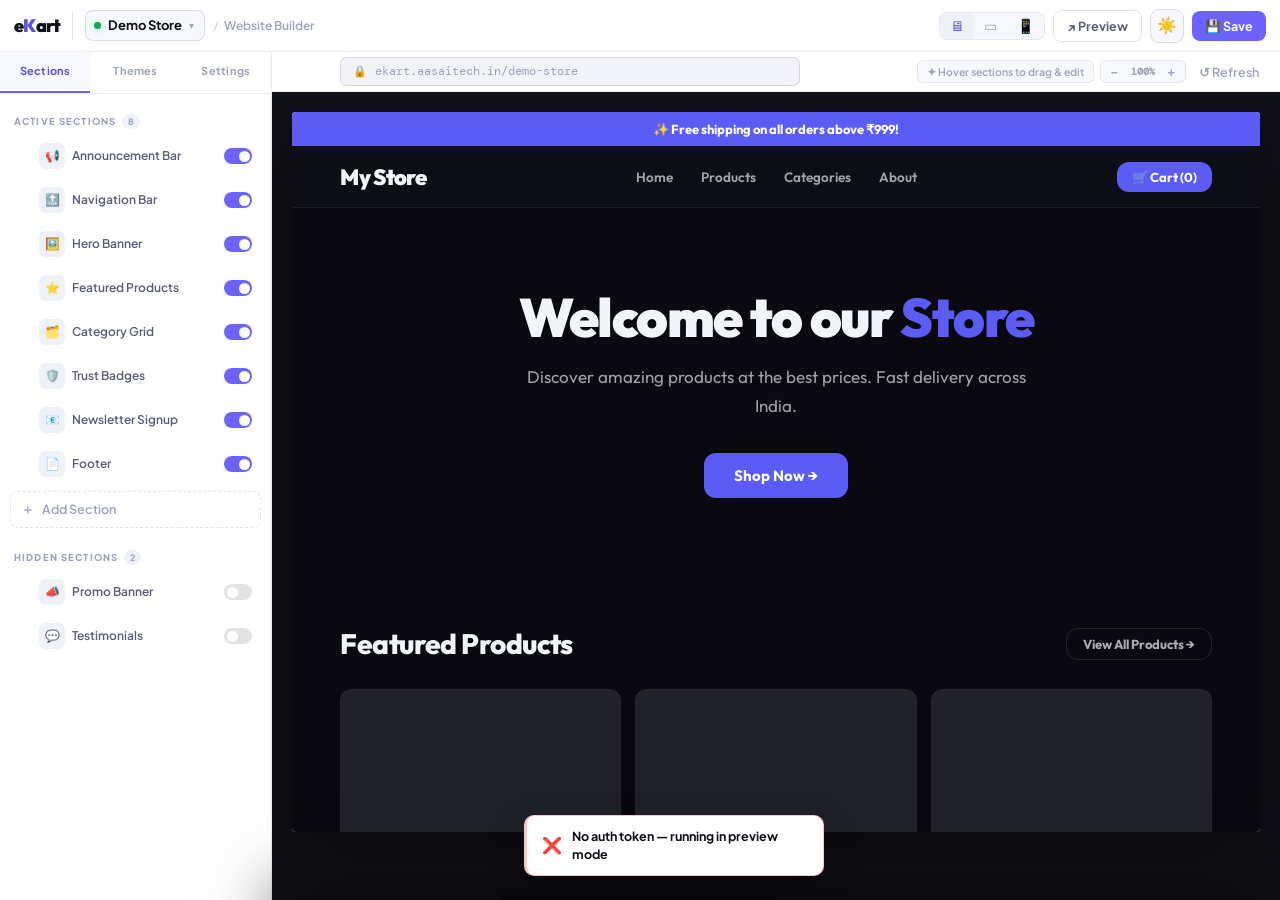
<file: website-builder.html>
<!DOCTYPE html>
<html lang="en">
<head>
  <meta charset="UTF-8">
  <meta name="viewport" content="width=device-width, initial-scale=1.0">
  <title>eKart — Website Builder</title>
  <link rel="preconnect" href="https://fonts.googleapis.com">
  <link href="https://fonts.googleapis.com/css2?family=Outfit:wght@300;400;500;600;700;800;900&family=DM+Mono:wght@400;500&family=Plus+Jakarta+Sans:wght@400;500;600;700;800&display=swap" rel="stylesheet">
  <link rel="stylesheet" href="shared.css">
  <script>
    /* ── Token URL, theme bootstrap (dark-first page) ── */
    ;(function(){
      var p=new URLSearchParams(location.search),t=p.get('token');
      if(t){localStorage.setItem('ekart_token',t);history.replaceState({},'','/website-builder.html');}
      var saved=localStorage.getItem('ekart_theme');
      var dark=saved?saved==='dark':true; /* builder defaults to dark */
      if(dark){document.documentElement.setAttribute('data-theme','dark');document.documentElement.style.background='#07080D';}
      else{document.documentElement.style.background='#F2F3F9';}
    })();
  </script>
  <script>window._pageDarkDefault = true;</script>
  <script src="api.js"></script>
  <script src="shared.js"></script>
  <style>
    /* ══════════════════════════════════════════════════════════
       BUILDER-SPECIFIC DESIGN TOKENS
       shared.css provides the base light/dark token system.
       Here we: (a) set builder layout vars, (b) override accent
       to the builder's purple, (c) alias builder naming convention
       (--surface2, --border2, etc.) to shared.css names.
    ══════════════════════════════════════════════════════════ */
    :root {
      /* Layout */
      --panel-w:272px;--topbar-h:52px;
      /* Accent — builder uses a slightly different purple than shared.css */
      --accent:#6c63ff;--accent-2:#5b52e0;--accent-3:#4a42cc;
      --accent-dim:rgba(108,99,255,.08);--accent-glow:rgba(108,99,255,.2);
      --accent-soft:rgba(108,99,255,.05);
      /* Semantic colours — builder uses brighter Tailwind-style palette */
      --green:#16a34a;--green-dim:rgba(22,163,74,.09);
      --amber:#ca8a04;--amber-dim:rgba(202,138,4,.09);
      --red:#dc2626;--red-dim:rgba(220,38,38,.09);
      /* Naming aliases: map builder var names → shared.css var names */
      --surface2:var(--surface-2);--surface3:var(--surface-3);
      --border2:var(--border-md);--border3:var(--border-lg);
      --accent2:var(--accent-2);--text2:var(--text-2);--text3:var(--text-3);
      /* Font — builder uses DM Mono for code/monospace UI */
      --mono:'DM Mono',monospace;
    }
    [data-theme="dark"] {
      --accent:#5b5cf6;--accent-2:#818cf8;
      --accent-dim:rgba(91,92,246,.11);--accent-glow:rgba(91,92,246,.22);
      --green:#22c55e;--green-dim:rgba(34,197,94,.1);
      --amber:#f59e0b;--amber-dim:rgba(245,158,11,.1);
      --red:#ef4444;--red-dim:rgba(239,68,68,.1);
    }
    /* Light-mode overrides for builder-specific elements */
    [data-theme="light"] body{background:#F2F3F9;}
    [data-theme="light"] #topbar{background:#fff;border-bottom-color:rgba(0,0,0,.09);box-shadow:0 1px 8px rgba(0,0,0,.06);}
    [data-theme="light"] #left-panel{background:#fff;border-right-color:rgba(0,0,0,.09);}
    [data-theme="light"] .panel-tabs{border-bottom-color:rgba(0,0,0,.09);}
    [data-theme="light"] .panel-tab{color:#9ca3af;}
    [data-theme="light"] .panel-tab.active{color:#5b52e0;border-bottom-color:#6c63ff;background:rgba(108,99,255,.04);}
    [data-theme="light"] .panel-tab:hover:not(.active){color:#374151;}
    [data-theme="light"] .section-row:hover{background:#f3f4f6;}
    [data-theme="light"] .section-row.active{background:rgba(108,99,255,.08);border-color:rgba(108,99,255,.25);}
    [data-theme="light"] .section-row.active .section-row-label{color:#111827;}
    [data-theme="light"] .section-row-label{color:#374151;}
    [data-theme="light"] .section-icon-wrap{background:#e9eaf0;}
    [data-theme="light"] .section-row.active .section-icon-wrap{background:rgba(108,99,255,.15);}
    [data-theme="light"] .section-action-btn{background:#e9eaf0;color:#9ca3af;}
    [data-theme="light"] .section-action-btn:hover{background:rgba(0,0,0,.1);color:#374151;}
    [data-theme="light"] .section-action-btn.danger:hover{background:rgba(220,38,38,.1);color:#dc2626;}
    [data-theme="light"] .section-toggle{background:rgba(0,0,0,.12);}
    [data-theme="light"] .section-toggle.on{background:var(--accent);}
    [data-theme="light"] .add-section-row{border-color:rgba(0,0,0,.12);color:#9ca3af;}
    [data-theme="light"] .add-section-row:hover{border-color:var(--accent);color:#5b52e0;background:rgba(108,99,255,.04);}
    [data-theme="light"] .panel-group-label{color:#9ca3af;}
    [data-theme="light"] .section-count-badge{background:#e9eaf0;color:#9ca3af;}
    [data-theme="light"] #center-panel{background:#dddde8;}
    [data-theme="light"] .preview-bar{background:#fff;border-bottom-color:rgba(0,0,0,.09);}
    [data-theme="light"] .preview-url{background:#f3f4f6;border-color:rgba(0,0,0,.12);}
    [data-theme="light"] .preview-url-text{color:#9ca3af;}
    [data-theme="light"] .preview-zoom-wrap{background:#f3f4f6;border-color:rgba(0,0,0,.12);}
    [data-theme="light"] .preview-zoom-btn{color:#9ca3af;}
    [data-theme="light"] .preview-zoom-btn:hover{color:#111827;background:#e9eaf0;}
    [data-theme="light"] .preview-zoom-label{color:#9ca3af;}
    [data-theme="light"] .preview-refresh{color:#9ca3af;}
    [data-theme="light"] .preview-refresh:hover{color:#111827;background:#f3f4f6;}
    [data-theme="light"] .device-shell{box-shadow:0 8px 40px rgba(0,0,0,.15);}
    [data-theme="light"] .tb-logo{color:#111827;border-right-color:rgba(0,0,0,.12);}
    [data-theme="light"] .tb-store-pill{background:#f3f4f6;border-color:rgba(0,0,0,.12);}
    [data-theme="light"] .tb-store-name{color:#111827;}
    [data-theme="light"] .tb-store-chevron{color:#9ca3af;}
    [data-theme="light"] .tb-page-label{color:#9ca3af;}
    [data-theme="light"] .tb-page-label::before{color:rgba(0,0,0,.18);}
    [data-theme="light"] .tb-device-group{background:#f3f4f6;border-color:rgba(0,0,0,.12);}
    [data-theme="light"] .tb-device-btn{color:#9ca3af;}
    [data-theme="light"] .tb-device-btn.active{background:#e9eaf0;color:#5b52e0;}
    [data-theme="light"] .tb-btn-ghost{background:transparent;color:#374151;border-color:rgba(0,0,0,.12);}
    [data-theme="light"] .tb-btn-ghost:hover{border-color:rgba(0,0,0,.2);color:#111827;}
    [data-theme="light"] .tb-unsaved{background:rgba(202,138,4,.08);border-color:rgba(202,138,4,.2);color:var(--amber);}
    [data-theme="light"] .store-dropdown{background:#fff;border-color:rgba(0,0,0,.1);box-shadow:0 12px 40px rgba(0,0,0,.15);}
    [data-theme="light"] .store-dropdown-item{color:#374151;}
    [data-theme="light"] .store-dropdown-item:hover{background:#f3f4f6;color:#111827;}
    [data-theme="light"] .editor-panel-header{border-bottom-color:rgba(0,0,0,.09);}
    [data-theme="light"] .editor-back-btn{background:#f3f4f6;border-color:rgba(0,0,0,.12);color:#374151;}
    [data-theme="light"] .editor-back-btn:hover{border-color:rgba(0,0,0,.2);color:#111827;}
    [data-theme="light"] .editor-panel-title{color:#111827;}
    [data-theme="light"] .field-group{border-bottom-color:rgba(0,0,0,.07);}
    [data-theme="light"] .field-group-label{color:#9ca3af;}
    [data-theme="light"] .field-label{color:#374151;}
    [data-theme="light"] .field-hint{color:#9ca3af;}
    [data-theme="light"] .field-input{background:#f3f4f6;border-color:rgba(0,0,0,.12);color:#111827;}
    [data-theme="light"] .field-input:focus{border-color:rgba(108,99,255,.45);box-shadow:0 0 0 3px rgba(108,99,255,.08);}
    [data-theme="light"] .field-input::placeholder{color:#9ca3af;}
    [data-theme="light"] .field-select{background:#f3f4f6;border-color:rgba(0,0,0,.12);color:#111827;}
    [data-theme="light"] .field-select option{background:#f3f4f6;}
    [data-theme="light"] .field-color-swatch{background:#f3f4f6;border-color:rgba(0,0,0,.12);}
    [data-theme="light"] .editor-footer{border-top-color:rgba(0,0,0,.09);}
    [data-theme="light"] .ef-btn-ghost{background:#f3f4f6;color:#374151;border-color:rgba(0,0,0,.12);}
    [data-theme="light"] .ef-btn-ghost:hover{color:#111827;border-color:rgba(0,0,0,.2);}
    [data-theme="light"] .theme-card{border-color:rgba(0,0,0,.1);}
    [data-theme="light"] .theme-card:hover{border-color:rgba(108,99,255,.35);}
    [data-theme="light"] .theme-name{background:#f3f4f6;border-top-color:rgba(0,0,0,.09);color:#374151;}
    [data-theme="light"] .themes-browse-cta{background:rgba(108,99,255,.06);border-color:rgba(108,99,255,.25);}
    [data-theme="light"] .themes-browse-cta:hover{background:rgba(108,99,255,.1);border-color:rgba(108,99,255,.4);}
    [data-theme="light"] .themes-browse-cta-sub{color:#9ca3af;}
    [data-theme="light"] .card-style-opt{border-color:rgba(0,0,0,.12);}
    [data-theme="light"] .card-style-opt:hover{border-color:var(--accent);background:rgba(108,99,255,.04);}
    [data-theme="light"] .card-style-opt.active{border-color:var(--accent);background:rgba(108,99,255,.1);}
    [data-theme="light"] .cs-label{color:#9ca3af;}
    [data-theme="light"] .card-style-opt.active .cs-label{color:#5b52e0;}
    [data-theme="light"] .card-size-opt{border-color:rgba(0,0,0,.12);}
    [data-theme="light"] .card-size-opt:hover{border-color:var(--accent);background:rgba(108,99,255,.04);}
    [data-theme="light"] .card-size-opt.active{border-color:var(--accent);background:rgba(108,99,255,.1);}
    [data-theme="light"] .card-size-label,.card-size-desc{color:#9ca3af;}
    [data-theme="light"] .card-size-opt.active .card-size-label{color:#5b52e0;}
    [data-theme="light"] .add-section-drawer{background:#fff;border-top-color:rgba(0,0,0,.09);box-shadow:0 -8px 40px rgba(0,0,0,.1);}
    [data-theme="light"] .add-section-drawer-title{color:#111827;}
    [data-theme="light"] .asd-close{background:#f3f4f6;border-color:rgba(0,0,0,.12);color:#374151;}
    [data-theme="light"] .asd-close:hover{border-color:rgba(0,0,0,.2);color:#111827;}
    [data-theme="light"] .add-section-type{background:#f3f4f6;border-color:rgba(0,0,0,.12);}
    [data-theme="light"] .add-section-type:hover{border-color:var(--accent);background:rgba(108,99,255,.06);}
    [data-theme="light"] .add-section-type-name{color:#374151;}
    [data-theme="light"] .modal{background:#fff;border-color:rgba(0,0,0,.1);box-shadow:0 24px 60px rgba(0,0,0,.2);}
    [data-theme="light"] .modal-title{color:#111827;}
    [data-theme="light"] .modal-sub{color:#9ca3af;}
    [data-theme="light"] .modal-btn-cancel{background:#f3f4f6;color:#374151;}
    [data-theme="light"] .palette-preset{border-color:rgba(0,0,0,.12);}
    [data-theme="light"] .palette-preset:hover{border-color:var(--accent);}
    [data-theme="light"] .palette-preset.selected{border-color:var(--accent);background:rgba(108,99,255,.08);}
    [data-theme="light"] .palette-name{color:#9ca3af;}
    [data-theme="light"] .undo-bar{background:#fff;border-color:rgba(0,0,0,.1);box-shadow:0 8px 32px rgba(0,0,0,.12);color:#374151;}
    [data-theme="light"] .undo-dismiss{color:#9ca3af;}
    [data-theme="light"] .toast-text{color:#111827;}
    [data-theme="light"] .font-suggestions{background:#fff;border-color:rgba(0,0,0,.1);}
    [data-theme="light"] .font-suggestion-item{color:#374151;}
    [data-theme="light"] .font-suggestion-item:hover{background:#f3f4f6;color:#111827;}
    [data-theme="light"] .font-preview-badge{background:#e9eaf0;color:#9ca3af;}
    [data-theme="light"] #loading-overlay{background:#F2F3F9;}
    [data-theme="light"] .loading-logo{color:#111827;}
    [data-theme="light"] .loading-bar{background:#e9eaf0;}
    [data-theme="light"] .loading-text{color:#9ca3af;}
    [data-theme="light"] .settings-section-head{color:#9ca3af;}
    [data-theme="light"] .settings-inline-btn{background:#f3f4f6;border-color:rgba(0,0,0,.12);color:#374151;}
    [data-theme="light"] .settings-inline-btn:hover{border-color:var(--accent);color:#5b52e0;background:rgba(108,99,255,.06);}
    [data-theme="light"] .field-range-val{color:#374151;}
    [data-theme="light"] .preview-hint{background:#f3f4f6;border-color:rgba(0,0,0,.1);color:#9ca3af;}

    /* ══════════════════════════════════════════════════════════
       RESET — body overrides (shared.css reset already handles
       box-sizing / margin / padding)
    ══════════════════════════════════════════════════════════ */
    body{font-family:'Plus Jakarta Sans',sans-serif;height:100vh;overflow:hidden;display:flex;flex-direction:column;transition:background .2s,color .2s}
    a{color:inherit;text-decoration:none}img{max-width:100%;display:block}

    /* ── TOPBAR ── */
    #topbar{height:var(--topbar-h);background:var(--surface);border-bottom:1px solid var(--border);display:flex;align-items:center;padding:0 14px;gap:8px;flex-shrink:0;z-index:200;position:relative;transition:background .2s,border-color .2s,box-shadow .2s}
    .tb-logo{font-family:'Outfit',sans-serif;font-size:18px;font-weight:900;color:var(--text);letter-spacing:-.04em;text-decoration:none;display:flex;align-items:center;padding-right:12px;border-right:1px solid var(--border2);margin-right:4px;flex-shrink:0;transition:color .2s,border-color .2s}
    .tb-logo em{color:var(--accent2);font-style:normal}
    .tb-store-pill{display:flex;align-items:center;gap:7px;background:var(--surface2);border:1px solid var(--border2);border-radius:8px;padding:5px 10px 5px 8px;cursor:pointer;transition:all .15s;min-width:0;flex-shrink:0}
    .tb-store-pill:hover{border-color:var(--accent)}
    .tb-store-dot{width:7px;height:7px;border-radius:50%;background:var(--green);flex-shrink:0;box-shadow:0 0 6px rgba(34,197,94,.6)}
    .tb-store-name{font-size:13px;font-weight:700;color:var(--text);white-space:nowrap;overflow:hidden;text-overflow:ellipsis;max-width:130px;transition:color .2s}
    .tb-store-chevron{color:var(--text3);font-size:10px;flex-shrink:0;transition:color .2s}
    .tb-page-label{font-size:12px;font-weight:600;color:var(--text3);display:flex;align-items:center;gap:5px;transition:color .2s}
    .tb-page-label::before{content:'/';color:var(--border3);transition:color .2s}
    .tb-spacer{flex:1}
    .tb-unsaved{display:flex;align-items:center;gap:6px;font-size:11.5px;font-weight:600;color:var(--amber);background:rgba(245,158,11,.08);border:1px solid rgba(245,158,11,.2);padding:4px 10px;border-radius:6px;opacity:0;transition:opacity .3s,background .2s,color .2s;white-space:nowrap}
    .tb-unsaved.show{opacity:1}
    .tb-device-group{display:flex;background:var(--surface2);border:1px solid var(--border);border-radius:8px;overflow:hidden;flex-shrink:0;transition:background .2s,border-color .2s}
    .tb-device-btn{padding:6px 10px;border:none;background:none;color:var(--text3);cursor:pointer;font-size:14px;transition:all .15s;line-height:1}
    .tb-device-btn.active{background:var(--surface3);color:var(--accent2)}
    .tb-btn{display:flex;align-items:center;gap:6px;padding:7px 13px;border-radius:8px;font-size:12.5px;font-weight:700;cursor:pointer;border:none;font-family:'Plus Jakarta Sans',sans-serif;transition:all .15s;white-space:nowrap;flex-shrink:0}
    .tb-btn-ghost{background:transparent;color:var(--text2);border:1px solid var(--border2)}
    .tb-btn-ghost:hover{border-color:var(--border3);color:var(--text)}
    .tb-btn-primary{background:var(--accent);color:white}
    .tb-btn-primary:hover{background:#4f4de0;box-shadow:0 4px 16px rgba(91,92,246,.4)}
    .tb-btn-primary:disabled{opacity:.5;cursor:not-allowed}
    .tb-shortcut{font-size:9px;opacity:.5;font-family:'DM Mono',monospace;margin-left:2px}
    /* theme toggle — uses shared.css .theme-toggle class */
    .theme-toggle{width:34px;height:34px;border-radius:9px;background:var(--surface2);border:1px solid var(--border2);display:flex;align-items:center;justify-content:center;cursor:pointer;font-size:16px;flex-shrink:0;transition:all .2s}
    .theme-toggle:hover{border-color:rgba(108,99,255,.4);background:rgba(108,99,255,.08);transform:rotate(12deg) scale(1.05)}

    /* ── STORE DROPDOWN ── */
    .store-dropdown{position:absolute;top:calc(var(--topbar-h) + 4px);left:86px;background:var(--surface2);border:1px solid var(--border2);border-radius:10px;padding:6px;z-index:600;min-width:200px;max-height:220px;overflow-y:auto;box-shadow:0 12px 40px rgba(0,0,0,.5);display:none;transition:background .2s,border-color .2s}
    .store-dropdown.open{display:block;animation:fadeDown .15s ease}
    @keyframes fadeDown{from{opacity:0;transform:translateY(-6px)}to{opacity:1;transform:translateY(0)}}
    .store-dropdown-item{display:flex;align-items:center;gap:10px;padding:9px 10px;border-radius:7px;cursor:pointer;transition:background .12s;font-size:13px;font-weight:600;color:var(--text2)}
    .store-dropdown-item:hover{background:var(--surface3);color:var(--text)}
    .store-dropdown-item.active{color:var(--accent2)}
    .store-dropdown-dot{width:7px;height:7px;border-radius:50%;background:var(--green);flex-shrink:0}

    /* ── BUILDER LAYOUT ── */
    #builder-wrap{display:flex;flex:1;overflow:hidden}
    #left-panel{width:var(--panel-w);min-width:var(--panel-w);background:var(--surface);border-right:1px solid var(--border);display:flex;flex-direction:column;overflow:hidden;transition:background .2s,border-color .2s}
    .panel-tabs{display:flex;border-bottom:1px solid var(--border);flex-shrink:0;transition:border-color .2s}
    .panel-tab{flex:1;padding:11px 4px;font-size:11px;font-weight:700;letter-spacing:.02em;color:var(--text3);cursor:pointer;text-align:center;border-bottom:2px solid transparent;transition:all .15s;user-select:none}
    .panel-tab.active{color:var(--accent2);border-bottom-color:var(--accent);background:rgba(91,92,246,.04)}
    .panel-tab:hover:not(.active){color:var(--text2)}
    .panel-body{flex:1;overflow-y:auto;overflow-x:hidden}
    .panel-body::-webkit-scrollbar{width:3px}
    .panel-body::-webkit-scrollbar-thumb{background:var(--border2);border-radius:2px}
    .sections-panel{padding:10px}
    .panel-group-label{font-size:9.5px;font-weight:800;letter-spacing:.12em;text-transform:uppercase;color:var(--text3);padding:10px 4px 6px;display:flex;align-items:center;gap:6px;transition:color .2s}
    .section-count-badge{background:var(--surface3);color:var(--text3);font-size:9px;padding:1px 6px;border-radius:99px;font-weight:700;letter-spacing:0;transition:background .2s,color .2s}
    .section-row{display:flex;align-items:center;gap:7px;padding:7px 8px;border-radius:8px;cursor:pointer;transition:all .15s;margin-bottom:2px;border:1.5px solid transparent;user-select:none;position:relative}
    .section-row:hover{background:var(--surface2)}
    .section-row.active{background:rgba(91,92,246,.08);border-color:rgba(91,92,246,.25)}
    .section-row.drag-ghost{opacity:.3;pointer-events:none}
    .section-row.drag-over-top{border-top:2px solid var(--accent)!important}
    .section-row.drag-over-bottom{border-bottom:2px solid var(--accent)!important}
    .section-drag{color:var(--text3);font-size:12px;cursor:grab;padding:2px;opacity:0;transition:opacity .15s;flex-shrink:0}
    .section-row:hover .section-drag{opacity:1}
    .section-icon-wrap{width:26px;height:26px;border-radius:6px;background:var(--surface3);display:flex;align-items:center;justify-content:center;font-size:12px;flex-shrink:0;transition:background .15s}
    .section-row.active .section-icon-wrap{background:rgba(91,92,246,.18)}
    .section-row-label{font-size:12px;font-weight:600;color:var(--text2);flex:1;min-width:0;white-space:nowrap;overflow:hidden;text-overflow:ellipsis;transition:color .2s}
    .section-row.active .section-row-label{color:var(--text);font-weight:700}
    .section-actions{display:flex;align-items:center;gap:2px;overflow:hidden;max-width:0;transition:max-width .2s ease;flex-shrink:0}
    .section-row:hover .section-actions,.section-row.active .section-actions{max-width:80px}
    .section-action-btn{width:22px;height:22px;border-radius:5px;border:none;background:var(--surface3);color:var(--text3);cursor:pointer;font-size:11px;display:flex;align-items:center;justify-content:center;transition:all .12s;flex-shrink:0}
    .section-action-btn:hover{background:var(--border2);color:var(--text)}
    .section-action-btn.danger:hover{background:rgba(239,68,68,.15);color:var(--red)}
    .section-toggle{width:28px;height:16px;border-radius:8px;background:var(--border2);border:none;cursor:pointer;position:relative;transition:background .15s;flex-shrink:0}
    .section-toggle.on{background:var(--accent)}
    .section-toggle::after{content:'';position:absolute;width:11px;height:11px;background:white;border-radius:50%;top:2.5px;left:2.5px;transition:left .15s}
    .section-toggle.on::after{left:14.5px}
    .add-section-row{display:flex;align-items:center;gap:8px;padding:8px 10px;border-radius:8px;border:1.5px dashed var(--border2);cursor:pointer;transition:all .15s;color:var(--text3);font-size:12.5px;font-weight:600;margin-top:6px}
    .add-section-row:hover{border-color:var(--accent);color:var(--accent2);background:rgba(91,92,246,.04)}

    /* ── SECTION EDITOR ── */
    .editor-panel{display:flex;flex-direction:column;height:100%}
    .editor-panel-header{padding:11px 12px 9px;border-bottom:1px solid var(--border);display:flex;align-items:center;gap:8px;flex-shrink:0;background:linear-gradient(135deg,rgba(91,92,246,.05),transparent);transition:border-color .2s}
    .editor-back-btn{width:26px;height:26px;border-radius:6px;background:var(--surface2);border:1px solid var(--border2);color:var(--text2);cursor:pointer;display:flex;align-items:center;justify-content:center;font-size:12px;transition:all .12s;flex-shrink:0}
    .editor-back-btn:hover{border-color:var(--border3);color:var(--text)}
    .editor-panel-title{font-size:13px;font-weight:800;color:var(--text);flex:1;transition:color .2s}
    .editor-fields{flex:1;overflow-y:auto;padding:0 0 8px}
    .editor-fields::-webkit-scrollbar{width:3px}
    .editor-fields::-webkit-scrollbar-thumb{background:var(--border2);border-radius:2px}
    .field-group{padding:12px 12px 4px;border-bottom:1px solid var(--border);transition:border-color .2s}
    .field-group:last-child{border-bottom:none}
    .field-group-label{font-size:9.5px;font-weight:800;letter-spacing:.12em;text-transform:uppercase;color:var(--text3);margin-bottom:10px;display:block;transition:color .2s}
    .field-row{margin-bottom:10px}
    .field-label{font-size:11px;font-weight:700;color:var(--text2);margin-bottom:4px;display:flex;align-items:center;justify-content:space-between;transition:color .2s}
    .field-hint{font-size:10px;font-weight:500;color:var(--text3);font-family:'DM Mono',monospace;transition:color .2s}
    .field-input{width:100%;background:var(--surface2);border:1.5px solid var(--border2);border-radius:7px;padding:7px 9px;font-size:12.5px;color:var(--text);font-family:'Plus Jakarta Sans',sans-serif;outline:none;transition:border-color .15s,background .2s,color .2s,box-shadow .15s;resize:vertical}
    .field-input:focus{border-color:var(--accent);box-shadow:0 0 0 3px rgba(91,92,246,.1)}
    .field-input::placeholder{color:var(--text3)}
    .field-textarea{min-height:62px;line-height:1.5}
    .field-color-row{display:flex;gap:7px;align-items:center}
    .field-color-swatch{width:34px;height:34px;border-radius:7px;border:1.5px solid var(--border2);cursor:pointer;flex-shrink:0;overflow:hidden;padding:2px;background:var(--surface2);transition:border-color .2s}
    .field-color-swatch input[type=color]{width:100%;height:100%;border:none;cursor:pointer;background:none;outline:none;border-radius:4px}
    .field-select{width:100%;background:var(--surface2);border:1.5px solid var(--border2);border-radius:7px;padding:7px 9px;font-size:12.5px;color:var(--text);font-family:'Plus Jakarta Sans',sans-serif;outline:none;cursor:pointer;transition:border-color .15s,background .2s,color .2s;appearance:none;background-image:url("data:image/svg+xml,%3Csvg width='10' height='6' viewBox='0 0 10 6' fill='none' xmlns='http://www.w3.org/2000/svg'%3E%3Cpath d='M1 1L5 5L9 1' stroke='%2394a3b8' stroke-width='1.5' stroke-linecap='round' stroke-linejoin='round'/%3E%3C/svg%3E");background-repeat:no-repeat;background-position:right 10px center;padding-right:28px}
    .field-select:focus{border-color:var(--accent)}
    .field-select option{background:var(--surface2)}
    .field-range-wrap{display:flex;align-items:center;gap:10px}
    .field-range{flex:1;accent-color:var(--accent);height:4px;cursor:pointer}
    .field-range-val{font-size:11px;font-weight:700;color:var(--text2);min-width:28px;text-align:right;font-family:'DM Mono',monospace;transition:color .2s}
    .color-palette{display:flex;gap:4px;flex-wrap:wrap;margin-top:7px}
    .color-dot{width:18px;height:18px;border-radius:4px;cursor:pointer;border:2px solid transparent;transition:transform .12s}
    .color-dot:hover{transform:scale(1.15)}
    .color-dot.active{border-color:white;box-shadow:0 0 0 2px var(--accent)}
    .font-input-wrap{position:relative}
    .font-input-wrap input{width:100%;background:var(--surface2);border:1.5px solid var(--border2);border-radius:7px;padding:7px 9px;font-size:12.5px;color:var(--text);font-family:'Plus Jakarta Sans',sans-serif;outline:none;transition:border-color .15s,background .2s,color .2s}
    .font-input-wrap input:focus{border-color:var(--accent);box-shadow:0 0 0 3px rgba(91,92,246,.1)}
    .font-suggestions{position:absolute;top:100%;left:0;right:0;background:var(--surface2);border:1px solid var(--border2);border-radius:7px;margin-top:3px;z-index:100;max-height:160px;overflow-y:auto;display:none;transition:background .2s,border-color .2s}
    .font-suggestions.open{display:block}
    .font-suggestion-item{padding:8px 10px;font-size:12.5px;cursor:pointer;color:var(--text2);transition:background .1s,color .2s}
    .font-suggestion-item:hover{background:var(--surface3);color:var(--text)}
    .font-preview-badge{display:inline-block;margin-top:5px;font-size:10.5px;color:var(--text3);padding:2px 8px;background:var(--surface3);border-radius:4px;transition:background .2s,color .2s}
    .editor-footer{padding:10px 12px;border-top:1px solid var(--border);display:flex;gap:6px;flex-shrink:0;transition:border-color .2s}
    .ef-btn{flex:1;padding:8px;border-radius:7px;font-size:12px;font-weight:700;cursor:pointer;font-family:'Plus Jakarta Sans',sans-serif;transition:all .15s;border:none;display:flex;align-items:center;justify-content:center;gap:4px}
    .ef-btn-ghost{background:var(--surface2);color:var(--text2);border:1.5px solid var(--border2)}
    .ef-btn-ghost:hover{color:var(--text);border-color:var(--border3)}
    .ef-btn-primary{background:var(--accent);color:white}
    .ef-btn-primary:hover{background:#4f4de0}
    .ef-btn-icon{flex:none;width:34px;padding:0}

    /* ── CARD STYLE PICKER ── */
    .card-style-grid{display:grid;grid-template-columns:repeat(4,1fr);gap:5px;margin-top:4px}
    .card-style-opt{border:1.5px solid var(--border2);border-radius:8px;padding:7px 4px 6px;cursor:pointer;text-align:center;transition:all .15s;user-select:none;display:flex;flex-direction:column;align-items:center;gap:3px}
    .card-style-opt:hover{border-color:var(--accent);background:rgba(91,92,246,.04)}
    .card-style-opt.active{border-color:var(--accent);background:rgba(91,92,246,.1)}
    .card-style-preview{width:100%;height:44px;border-radius:5px;overflow:hidden;position:relative;margin-bottom:2px;display:flex;flex-direction:column}
    .cs-label{font-size:8.5px;font-weight:700;color:var(--text3);letter-spacing:.02em;transition:color .2s}
    .card-style-opt.active .cs-label{color:var(--accent2)}
    .csp-classic{background:var(--surface3);border:1px solid var(--border2)}
    .csp-classic::before{content:'';display:block;height:26px;background:var(--border2)}
    .csp-classic::after{content:'';display:block;height:6px;width:60%;background:var(--border3);margin:5px auto 0;border-radius:2px}
    .csp-minimal{background:transparent;border:1.5px solid var(--border2)}
    .csp-minimal::before{content:'';display:block;height:26px;background:var(--surface3)}
    .csp-overlay{background:linear-gradient(180deg,var(--surface3) 60%,rgba(91,92,246,.4) 100%)}
    .csp-bold{background:var(--surface3);border-top:3px solid var(--accent)}
    .csp-bold::before{content:'';display:block;height:23px;background:var(--border2);margin-top:3px}
    .csp-list{background:var(--surface3);display:flex!important;flex-direction:row!important;align-items:center;gap:3px;padding:4px}
    .csp-list::before{content:'';display:block;width:18px;height:100%;background:var(--border2);border-radius:3px;flex-shrink:0}
    .csp-list::after{content:'';display:block;flex:1;height:6px;background:var(--border2);border-radius:2px}
    .csp-magazine{display:grid!important;grid-template-columns:2fr 1fr;gap:2px;padding:2px;background:var(--surface3)}
    .csp-magazine::before,.csp-magazine::after{content:'';background:var(--border2);border-radius:2px}
    .csp-compact{display:grid!important;grid-template-columns:1fr 1fr;gap:2px;padding:2px;background:var(--surface3)}
    .csp-compact::before,.csp-compact::after{content:'';background:var(--border2);border-radius:2px;height:100%}
    .csp-elevated{background:var(--surface3);box-shadow:0 4px 12px rgba(0,0,0,.5);border-radius:6px}
    .csp-elevated::before{content:'';display:block;height:26px;background:var(--border2)}

    /* ── CARD SIZE PICKER ── */
    .card-size-grid{display:grid;grid-template-columns:repeat(3,1fr);gap:5px;margin-top:4px}
    .card-size-opt{border:1.5px solid var(--border2);border-radius:8px;padding:10px 4px 8px;cursor:pointer;text-align:center;transition:all .15s;user-select:none;display:flex;flex-direction:column;align-items:center;gap:4px}
    .card-size-opt:hover{border-color:var(--accent);background:rgba(91,92,246,.04)}
    .card-size-opt.active{border-color:var(--accent);background:rgba(91,92,246,.1)}
    .card-size-preview{width:100%;height:44px;border-radius:5px;overflow:hidden;background:var(--surface3);display:flex;flex-direction:column;gap:2px;padding:3px}
    .card-size-label{font-size:9px;font-weight:700;color:var(--text3);letter-spacing:.03em;text-transform:uppercase;transition:color .2s}
    .card-size-opt.active .card-size-label{color:var(--accent2)}
    .card-size-desc{font-size:8px;color:var(--text3);font-weight:500;transition:color .2s}

    /* ── THEMES PANEL ── */
    .themes-panel{padding:10px}
    .theme-grid{display:grid;grid-template-columns:1fr 1fr;gap:8px}
    .theme-card{border:2px solid var(--border);border-radius:10px;overflow:hidden;cursor:pointer;transition:all .2s;position:relative}
    .theme-card:hover{border-color:rgba(91,92,246,.4);transform:translateY(-1px)}
    .theme-card.active{border-color:var(--accent);box-shadow:0 0 0 3px rgba(91,92,246,.15)}
    .theme-check{position:absolute;top:5px;right:5px;width:17px;height:17px;background:var(--accent);border-radius:50%;display:none;align-items:center;justify-content:center;font-size:9px;color:white;font-weight:700;z-index:2}
    .theme-card.active .theme-check{display:flex}
    .theme-preview{height:68px;overflow:hidden}
    .theme-name{padding:5px 8px;font-size:10.5px;font-weight:700;color:var(--text2);background:var(--surface2);border-top:1px solid var(--border);transition:background .2s,color .2s,border-color .2s}
    .themes-browse-cta{display:flex;align-items:center;justify-content:center;flex-direction:column;gap:4px;margin-top:10px;padding:14px;background:rgba(91,92,246,.06);border:1.5px dashed rgba(91,92,246,.3);border-radius:10px;cursor:pointer;text-align:center;transition:all .15s}
    .themes-browse-cta:hover{background:rgba(91,92,246,.1);border-color:rgba(91,92,246,.5)}
    .themes-browse-cta-title{font-size:13px;font-weight:800;color:var(--accent2)}
    .themes-browse-cta-sub{font-size:10.5px;color:var(--text3);font-weight:600;transition:color .2s}

    /* ── SETTINGS PANEL ── */
    .settings-section-head{font-size:9.5px;font-weight:800;letter-spacing:.12em;text-transform:uppercase;color:var(--text3);transition:color .2s}
    .settings-inline-btn{display:flex;align-items:center;gap:5px;padding:5px 10px;border-radius:6px;border:1.5px solid var(--border2);background:var(--surface2);color:var(--text2);cursor:pointer;font-size:11px;font-weight:700;font-family:'Plus Jakarta Sans',sans-serif;transition:all .15s}
    .settings-inline-btn:hover{border-color:var(--accent);color:var(--accent2);background:rgba(91,92,246,.06)}

    /* ── CENTER PANEL / PREVIEW ── */
    #center-panel{flex:1;display:flex;flex-direction:column;background:#111118;overflow:hidden;transition:background .2s}
    .preview-bar{height:40px;background:var(--surface);border-bottom:1px solid var(--border);display:flex;align-items:center;padding:0 14px;gap:10px;flex-shrink:0;transition:background .2s,border-color .2s}
    .preview-url{flex:1;display:flex;align-items:center;gap:8px;background:var(--bg);border:1px solid var(--border2);border-radius:7px;padding:5px 12px;max-width:460px;margin:0 auto;transition:background .2s,border-color .2s}
    .preview-url-lock{font-size:11px;color:var(--green)}
    .preview-url-text{font-size:11.5px;font-family:'DM Mono',monospace;color:var(--text3);overflow:hidden;text-overflow:ellipsis;white-space:nowrap;flex:1;transition:color .2s}
    .preview-controls{display:flex;align-items:center;gap:6px;margin-left:auto}
    .preview-zoom-wrap{display:flex;align-items:center;gap:4px;background:var(--surface2);border:1px solid var(--border);border-radius:6px;padding:2px 4px;transition:background .2s,border-color .2s}
    .preview-zoom-btn{background:none;border:none;color:var(--text3);cursor:pointer;font-size:13px;padding:2px 5px;border-radius:3px;transition:all .12s;line-height:1;font-family:'Plus Jakarta Sans',sans-serif;font-weight:700}
    .preview-zoom-btn:hover{color:var(--text);background:var(--surface3)}
    .preview-zoom-label{font-size:10px;font-weight:700;color:var(--text3);font-family:'DM Mono',monospace;min-width:30px;text-align:center;transition:color .2s}
    .preview-refresh{background:none;border:none;color:var(--text3);font-size:12.5px;cursor:pointer;padding:3px 7px;border-radius:4px;transition:all .12s;display:flex;align-items:center;gap:4px;font-family:'Plus Jakarta Sans',sans-serif;font-weight:600}
    .preview-refresh:hover{color:var(--text);background:var(--surface2)}
    .preview-hint{display:flex;align-items:center;gap:5px;font-size:10.5px;font-weight:600;color:var(--text3);background:var(--surface2);border:1px solid var(--border);border-radius:6px;padding:3px 9px;white-space:nowrap;transition:all .2s}
    .preview-canvas{flex:1;overflow:auto;display:flex;align-items:flex-start;justify-content:center;padding:20px}
    .preview-canvas::-webkit-scrollbar{width:5px;height:5px}
    .preview-canvas::-webkit-scrollbar-thumb{background:var(--border2);border-radius:3px}
    .device-shell{background:white;border-radius:4px;overflow:hidden;box-shadow:0 20px 60px rgba(0,0,0,.5);transition:all .3s ease;flex-shrink:0;transform-origin:top center}
    .device-shell.desktop{width:100%;max-width:1100px}
    .device-shell.tablet{width:768px;border-radius:14px;border:10px solid #1a1c2e;box-shadow:0 0 0 1px var(--border),0 30px 60px rgba(0,0,0,.7)}
    .device-shell.mobile{width:375px;border-radius:32px;border:10px solid #1a1c2e;box-shadow:0 0 0 1px var(--border),0 30px 60px rgba(0,0,0,.7)}
    .device-shell iframe{display:block;width:100%;border:none}

    /* ── ADD SECTION DRAWER ── */
    .add-section-drawer{position:fixed;bottom:0;left:var(--panel-w);right:0;background:var(--surface);border-top:1px solid var(--border2);padding:16px 24px 24px;z-index:300;transform:translateY(100%);transition:transform .25s cubic-bezier(.2,.8,.2,1),background .2s,border-color .2s;box-shadow:0 -20px 60px rgba(0,0,0,.5)}
    .add-section-drawer.open{transform:translateY(0)}
    .add-section-drawer-header{display:flex;align-items:center;justify-content:space-between;margin-bottom:14px}
    .add-section-drawer-title{font-size:14px;font-weight:800;color:var(--text);transition:color .2s}
    .asd-close{width:26px;height:26px;border-radius:6px;border:1px solid var(--border2);background:var(--surface2);color:var(--text2);cursor:pointer;font-size:13px;display:flex;align-items:center;justify-content:center;transition:all .12s}
    .asd-close:hover{border-color:var(--border3);color:var(--text)}
    .add-section-types{display:grid;grid-template-columns:repeat(auto-fill,minmax(100px,1fr));gap:8px}
    .add-section-type{display:flex;flex-direction:column;align-items:center;gap:6px;padding:13px 10px;background:var(--surface2);border:1.5px solid var(--border2);border-radius:10px;cursor:pointer;transition:all .15s;text-align:center}
    .add-section-type:hover{border-color:var(--accent);background:rgba(91,92,246,.06);transform:translateY(-2px)}
    .add-section-type-icon{font-size:20px}
    .add-section-type-name{font-size:11px;font-weight:700;color:var(--text2);transition:color .2s}

    /* ── THEME MINI PREVIEWS ── */
    .tp-modern{background:#0f0f14;height:68px;padding:4px 6px;display:flex;flex-direction:column;gap:3px}
    .tp-m-nav{height:9px;background:#1a1a25;border-radius:2px;display:flex;align-items:center;padding:0 4px;gap:3px}
    .tp-m-logo{width:14px;height:3px;background:#6c63ff;border-radius:1px}
    .tp-m-links{margin-left:auto;display:flex;gap:2px}
    .tp-m-links span{width:11px;height:2px;background:#333;border-radius:1px}
    .tp-m-hero{flex:1;background:linear-gradient(135deg,rgba(108,99,255,.2),transparent);border-radius:2px;display:flex;align-items:center;justify-content:center;flex-direction:column;gap:2px}
    .tp-m-h{width:44px;height:4px;background:rgba(255,255,255,.7);border-radius:1px}
    .tp-m-sub{width:30px;height:2px;background:rgba(255,255,255,.25);border-radius:1px}
    .tp-m-btn{width:22px;height:4px;background:#6c63ff;border-radius:1px;margin-top:2px}
    .tp-m-grid{display:grid;grid-template-columns:repeat(3,1fr);gap:2px}
    .tp-m-card{height:9px;background:#1a1a25;border-radius:2px}
    .tp-minimal{background:#fafafa;height:68px;padding:4px 6px;display:flex;flex-direction:column;gap:3px}
    .tp-mn-nav{height:9px;background:white;border-bottom:1px solid #eee;display:flex;align-items:center;padding:0 4px}
    .tp-mn-logo{width:13px;height:3px;background:#111;border-radius:1px}
    .tp-mn-hero{flex:1;display:flex;align-items:center;justify-content:center;flex-direction:column;gap:2px}
    .tp-mn-h{width:38px;height:3px;background:#222;border-radius:1px}
    .tp-mn-sub{width:26px;height:2px;background:#aaa;border-radius:1px}
    .tp-mn-grid{display:grid;grid-template-columns:repeat(3,1fr);gap:2px}
    .tp-mn-card{height:9px;background:#f0f0f0;border-radius:2px}
    .tp-bold{background:#ff4d00;height:68px}
    .tp-bo-nav{height:11px;background:#e03d00;display:flex;align-items:center;padding:0 5px}
    .tp-bo-logo{width:14px;height:3px;background:white;border-radius:1px}
    .tp-bo-hero{height:33px;display:flex;align-items:center;justify-content:center;flex-direction:column;gap:2px}
    .tp-bo-h{width:40px;height:5px;background:white;border-radius:1px}
    .tp-bo-grid{display:grid;grid-template-columns:1fr 1fr;gap:2px;padding:0 4px 4px}
    .tp-bo-card{height:9px;background:rgba(0,0,0,.15);border-radius:2px}
    .tp-luxury{background:#0d0b09;height:68px}
    .tp-lx-nav{height:11px;background:#0d0b09;border-bottom:1px solid #2a2318;display:flex;align-items:center;justify-content:center}
    .tp-lx-logo{width:18px;height:2px;background:#c9a84c}
    .tp-lx-hero{height:30px;display:flex;align-items:center;justify-content:center;flex-direction:column;gap:2px}
    .tp-lx-h{width:32px;height:3px;background:#c9a84c}
    .tp-lx-sub{width:22px;height:2px;background:#5a4a2e}
    .tp-lx-grid{display:grid;grid-template-columns:repeat(3,1fr);gap:2px;padding:0 4px 4px}
    .tp-lx-card{height:9px;background:#1a1510;border:1px solid #2a2318}
    .tp-pastel{background:#fef6f0;height:68px}
    .tp-ps-nav{height:9px;background:#fff;display:flex;align-items:center;padding:0 5px}
    .tp-ps-logo{width:14px;height:3px;background:#e8847a;border-radius:4px}
    .tp-ps-hero{height:30px;background:linear-gradient(135deg,#fde8e0,#fef0fa);display:flex;align-items:center;justify-content:center;flex-direction:column;gap:2px}
    .tp-ps-h{width:34px;height:3px;background:#d47a8f;border-radius:4px}
    .tp-ps-grid{display:grid;grid-template-columns:repeat(3,1fr);gap:2px}
    .tp-ps-card{height:13px;background:#fde8e0;border-radius:4px}
    .tp-tech{background:#020d1a;height:68px}
    .tp-tc-nav{height:9px;background:#020d1a;border-bottom:1px solid #0a3a5a;display:flex;align-items:center;padding:0 5px}
    .tp-tc-logo{width:14px;height:3px;background:#00d4ff;border-radius:1px}
    .tp-tc-hero{height:30px;background:linear-gradient(135deg,rgba(0,212,255,.1),transparent);display:flex;align-items:center;justify-content:center;flex-direction:column;gap:2px}
    .tp-tc-h{width:34px;height:3px;background:#00d4ff;border-radius:1px}
    .tp-tc-grid{display:grid;grid-template-columns:repeat(3,1fr);gap:2px;padding:0 4px 4px}
    .tp-tc-card{height:9px;background:#0a1a2a;border:1px solid #0a3a5a;border-radius:1px}

    /* ── LOADING OVERLAY ── */
    #loading-overlay{position:fixed;inset:0;background:var(--bg);display:flex;align-items:center;justify-content:center;flex-direction:column;gap:16px;z-index:9999;transition:opacity .4s,background .2s}
    #loading-overlay.hidden{opacity:0;pointer-events:none}
    .loading-logo{font-family:'Outfit',sans-serif;font-size:28px;font-weight:900;color:var(--text);letter-spacing:-.04em;transition:color .2s}
    .loading-logo em{color:var(--accent2);font-style:normal}
    .loading-bar{width:180px;height:3px;background:var(--surface2);border-radius:2px;overflow:hidden;transition:background .2s}
    .loading-bar-fill{height:100%;width:0;background:linear-gradient(90deg,var(--accent),var(--accent2));border-radius:2px;transition:width .4s ease}
    .loading-text{font-size:12px;color:var(--text3);font-weight:600;transition:color .2s}

    /* ── TOAST (builder: right-aligned, slide from right) ── */
    #toast-container{position:fixed;bottom:24px;right:24px;z-index:9999;display:flex;flex-direction:column;gap:8px;align-items:flex-end}
    .toast{display:flex;align-items:center;gap:10px;padding:11px 15px;border-radius:10px;background:var(--surface);border:1px solid var(--border-md);box-shadow:var(--sh-lg);transform:translateX(80px);opacity:0;transition:all .3s cubic-bezier(.2,.8,.2,1),background .2s,border-color .2s;max-width:300px}
    .toast.show{transform:translateX(0);opacity:1}
    .toast.success{border-color:rgba(34,197,94,.3)}
    .toast.error{border-color:rgba(239,68,68,.3)}
    .toast-icon{font-size:16px;flex-shrink:0}
    .toast-text{font-size:12.5px;font-weight:700;color:var(--text);transition:color .2s}

    /* ── MODAL ── */
    .modal-overlay{position:fixed;inset:0;background:rgba(0,0,0,.7);z-index:1000;display:flex;align-items:center;justify-content:center;opacity:0;pointer-events:none;transition:opacity .2s}
    .modal-overlay.open{opacity:1;pointer-events:all}
    .modal{background:var(--surface-2);border:1px solid var(--border-md);border-radius:14px;padding:24px;width:360px;box-shadow:var(--sh-lg);transition:background .2s,border-color .2s}
    .modal-title{font-size:15px;font-weight:800;margin-bottom:8px;color:var(--text);transition:color .2s}
    .modal-sub{font-size:12.5px;color:var(--text-3);line-height:1.6;margin-bottom:20px;transition:color .2s}
    .modal-footer{display:flex;gap:8px;justify-content:flex-end}
    .modal-btn{padding:8px 18px;border-radius:8px;font-size:13px;font-weight:700;cursor:pointer;border:none;font-family:'Plus Jakarta Sans',sans-serif;transition:all .15s}
    .modal-btn-cancel{background:var(--surface-3);color:var(--text-2)}
    .modal-btn-cancel:hover{color:var(--text)}
    .modal-btn-primary{background:var(--accent);color:white}
    .modal-btn-primary:hover{background:#4f4de0}
    .palette-presets{display:grid;grid-template-columns:repeat(3,1fr);gap:8px;margin-bottom:20px}
    .palette-preset{border:1.5px solid var(--border-md);border-radius:8px;padding:6px;cursor:pointer;transition:all .15s;text-align:center}
    .palette-preset:hover{border-color:var(--accent)}
    .palette-preset.selected{border-color:var(--accent);background:rgba(91,92,246,.1)}
    .palette-swatches{display:flex;gap:2px;margin-bottom:4px;justify-content:center}
    .palette-sw{width:16px;height:16px;border-radius:3px}
    .palette-name{font-size:9px;font-weight:700;color:var(--text-3);transition:color .2s}

    /* ── SAVE PROGRESS ── */
    .save-progress{position:fixed;top:var(--topbar-h);left:0;right:0;height:2px;background:transparent;z-index:999;pointer-events:none}
    .save-progress-bar{height:100%;width:0;background:linear-gradient(90deg,var(--accent),var(--green));transition:width .3s ease;border-radius:0 1px 1px 0}

    /* ── UNDO BAR ── */
    .undo-bar{position:fixed;bottom:24px;left:50%;transform:translateX(-50%) translateY(80px);background:var(--surface);border:1px solid var(--border-md);border-radius:10px;padding:10px 16px;display:flex;align-items:center;gap:12px;box-shadow:var(--sh-lg);z-index:400;transition:transform .3s cubic-bezier(.2,.8,.2,1),background .2s,border-color .2s;font-size:13px;font-weight:600;color:var(--text-2)}
    .undo-bar.show{transform:translateX(-50%) translateY(0)}
    .undo-btn{padding:5px 12px;background:var(--accent);color:white;border:none;border-radius:6px;font-size:12px;font-weight:700;cursor:pointer;font-family:'Plus Jakarta Sans',sans-serif}
    .undo-dismiss{padding:5px 8px;background:none;border:none;color:var(--text-3);cursor:pointer;font-size:14px}
  </style>
<style>
/* ══════════════════════════════════════════════════════
   WEBSITE-BUILDER  ≤768px  — FINAL MOBILE LAYOUT
   
   KEY DESIGN: #mob-builder-bar is a NORMAL FLEX ITEM
   at the bottom of body. NOT position:fixed.
   No z-index fights. No stacking context issues.
   Guaranteed visible because it's in the page flow.
   
   add-section-drawer CSS is NOT touched — its own
   transform:translateY(100%) hide works correctly.
   JS sets bottom:48px only when drawer is opened.
══════════════════════════════════════════════════════ */

/* Desktop: bar takes no space */
#mob-builder-bar { display: none; }

@media (max-width: 768px) {

  /* 1. body: use dvh, keep overflow:hidden */
  body {
    height: 100dvh !important;
    overflow: hidden !important;
    overscroll-behavior: none !important;
  }

  /* 2. Topbar: compact — overflow:visible for store dropdown */
  #topbar {
    padding: 0 8px !important;
    gap: 5px !important;
    height: var(--topbar-h) !important;
    flex-shrink: 0 !important;
    overflow: visible !important;
    position: relative !important;
    z-index: 200 !important;
  }
  .tb-page-label, .tb-device-group, .tb-shortcut { display: none !important; }
  .tb-btn-ghost  { display: none !important; }
  .tb-unsaved    { display: none !important; }
  .tb-logo       { font-size: 15px !important; padding-right: 7px !important; }
  .tb-store-pill { padding: 4px 7px !important; gap: 4px !important; max-width: 110px !important; }
  .tb-store-name { max-width: 70px !important; font-size: 11.5px !important; }
  .tb-spacer     { flex: 1 !important; min-width: 4px !important; }
  .theme-toggle  { width: 30px !important; height: 30px !important; min-width: 30px !important; font-size: 13px !important; }
  #save-btn      { padding: 6px 10px !important; font-size: 12px !important; flex-shrink: 0 !important; white-space: nowrap !important; }
  #save-btn .tb-shortcut { display: none !important; }
  .store-dropdown { left: 8px !important; z-index: 600 !important; }

  /* 3. builder-wrap: flex col, fills middle between topbar and bar */
  #builder-wrap {
    flex-direction: column !important;
    flex: 1 !important;
    min-height: 0 !important;
    overflow: hidden !important;
  }

  /* 4. left-panel: fills all of builder-wrap */
  #left-panel {
    width: 100% !important;
    min-width: unset !important;
    flex: 1 !important;
    min-height: 0 !important;
    display: flex !important;
    flex-direction: column !important;
    overflow: hidden !important;
    border-right: none !important;
    border-bottom: 1px solid var(--border) !important;
  }

  /* 5. Panel tabs + body scroll */
  .panel-tabs { flex-shrink: 0 !important; }
  .panel-tab  { font-size: 11px !important; padding: 10px 4px !important; }
  .panel-body {
    flex: 1 !important;
    min-height: 0 !important;
    overflow-y: auto !important;
    overflow-x: hidden !important;
    -webkit-overflow-scrolling: touch;
    overscroll-behavior-y: contain !important;
  }

  /* 6. Center/preview panel: fixed overlay slides from right */
  #center-panel {
    position: fixed !important;
    top: var(--topbar-h) !important;
    left: 0 !important;
    right: 0 !important;
    bottom: 48px !important;
    z-index: 100 !important;
    background: #111118 !important;
    transform: translateX(100%) !important;
    transition: transform .25s cubic-bezier(.4,0,.2,1) !important;
    display: flex !important;
    flex-direction: column !important;
    overflow: hidden !important;
  }
  #center-panel.mob-preview-active { transform: translateX(0) !important; }

  /* 7. Preview bar/canvas */
  .preview-bar        { padding: 0 10px !important; gap: 7px !important; height: 42px !important; flex-shrink: 0 !important; }
  .preview-hint       { display: none !important; }
  .preview-url        { max-width: none !important; flex: 1 !important; padding: 4px 9px !important; }
  .preview-zoom-wrap  { display: none !important; }
  .preview-canvas     { padding: 10px !important; flex: 1 !important; min-height: 0 !important; overflow: auto !important; -webkit-overflow-scrolling: touch; }
  .device-shell.desktop { max-width: 100% !important; }

  /* 8. Section editor */
  .section-row        { padding: 6px 7px !important; }
  .section-row-label  { font-size: 11.5px !important; }
  .panel-group-label  { font-size: 9px !important; }
  .field-input, .field-select { font-size: 12px !important; padding: 6px 8px !important; }

  /* 9. BOTTOM BAR — normal flow flex item, NOT position:fixed
     Lives at the bottom of body flex column.
     flex-shrink:0 ensures it always gets its 48px.
     No z-index needed. No stacking context. Always visible. */
  #mob-builder-bar {
    display: flex !important;
    flex-shrink: 0 !important;
    width: 100% !important;
    height: 48px !important;
    background: var(--surface) !important;
    border-top: 1.5px solid var(--border-md, rgba(0,0,0,.11)) !important;
    align-items: stretch !important;
    box-shadow: 0 -1px 0 rgba(0,0,0,.06), 0 -4px 12px rgba(0,0,0,.1) !important;
    flex-direction: row !important;
  }
  .mob-bar-tab {
    flex: 1 !important;
    display: flex !important;
    flex-direction: column !important;
    align-items: center !important;
    justify-content: center !important;
    gap: 3px !important;
    font-size: 10px !important;
    font-weight: 700 !important;
    letter-spacing: .04em !important;
    text-transform: uppercase !important;
    color: var(--text-3, #9ca3af) !important;
    cursor: pointer !important;
    border: none !important;
    background: transparent !important;
    font-family: 'Plus Jakarta Sans', sans-serif !important;
    border-top: 2.5px solid transparent !important;
    padding: 0 !important;
    -webkit-tap-highlight-color: transparent;
    touch-action: manipulation;
    user-select: none;
    transition: background .15s, color .15s, border-color .15s;
  }
  .mob-bar-tab.active {
    color: var(--accent-2, #818cf8) !important;
    background: rgba(91,92,246,.07) !important;
    border-top-color: var(--accent, #5b5cf6) !important;
  }
  .mob-bar-tab-icon  { font-size: 20px !important; line-height: 1 !important; display: block !important; }
  .mob-bar-tab-label { font-size: 9.5px !important; font-weight: 700 !important; line-height: 1 !important; }
}
</style>
</head>
<body>
<div id="loading-overlay">
  <div class="loading-logo">e<em>K</em>art</div>
  <div class="loading-bar"><div class="loading-bar-fill" id="loading-fill"></div></div>
  <div class="loading-text" id="loading-text">Loading…</div>
</div>
<div class="save-progress" id="save-progress"><div class="save-progress-bar" id="save-progress-bar"></div></div>
<div id="topbar">
  <a class="tb-logo" href="home.html">e<em>K</em>art</a>
  <div class="tb-store-pill" onclick="toggleStoreDropdown()" id="store-pill">
    <div class="tb-store-dot"></div>
    <div class="tb-store-name" id="store-name-display">Loading…</div>
    <div class="tb-store-chevron">▾</div>
  </div>
  <div class="store-dropdown" id="store-dropdown"></div>
  <span class="tb-page-label">Website Builder</span>
  <div class="tb-spacer"></div>
  <div class="tb-unsaved" id="unsaved-indicator"><span>●</span> Unsaved changes</div>
  <div class="tb-device-group">
    <button class="tb-device-btn active" onclick="setDevice('desktop',this)" title="Desktop">🖥</button>
    <button class="tb-device-btn" onclick="setDevice('tablet',this)" title="Tablet">▭</button>
    <button class="tb-device-btn" onclick="setDevice('mobile',this)" title="Mobile">📱</button>
  </div>
  <button class="tb-btn tb-btn-ghost" onclick="previewLive()">↗ Preview</button>
  <button class="theme-toggle" id="themeToggleBtn" onclick="toggleTheme()" title="Toggle day / night mode">🌙</button>
  <button class="tb-btn tb-btn-primary" id="save-btn" onclick="saveAndPublish()">💾 Save &amp; Publish <span class="tb-shortcut">⌘S</span></button>
</div>
<div id="builder-wrap">
  <div id="left-panel">
    <div class="panel-tabs">
      <div class="panel-tab active" onclick="switchLeftTab('sections',this)">Sections</div>
      <div class="panel-tab" onclick="switchLeftTab('themes',this)">Themes</div>
      <div class="panel-tab" onclick="switchLeftTab('settings',this)">Settings</div>
    </div>
    <div class="panel-body" id="tab-sections"><div class="sections-panel" id="sections-list-wrap"></div></div>
    <div class="panel-body" id="tab-themes" style="display:none">
      <div class="themes-panel">
        <span class="panel-group-label">Quick Apply</span>
        <div class="theme-grid" id="themes-grid"></div>
        <div class="themes-browse-cta" onclick="window.location='themes-store.html'">
          <div style="font-size:20px">🎭</div>
          <div class="themes-browse-cta-title">Browse Theme Store</div>
          <div class="themes-browse-cta-sub">24+ professional themes available</div>
        </div>
      </div>
    </div>
    <div class="panel-body" id="tab-settings" style="display:none"><div class="settings-panel" id="settings-panel-content"></div></div>
  </div>
  <div id="center-panel">
    <div class="preview-bar">
      <div class="preview-url">
        <span class="preview-url-lock">🔒</span>
        <span class="preview-url-text" id="preview-url-text">ekart.aasaitech.in/your-store</span>
      </div>
      <div class="preview-controls">
        <div class="preview-hint">✦ Hover sections to drag &amp; edit</div>
        <div class="preview-zoom-wrap">
          <button class="preview-zoom-btn" onclick="zoomPreview(-10)">−</button>
          <span class="preview-zoom-label" id="zoom-label">100%</span>
          <button class="preview-zoom-btn" onclick="zoomPreview(10)">+</button>
        </div>
        <button class="preview-refresh" onclick="renderPreview()">↺ Refresh</button>
      </div>
    </div>
    <div class="preview-canvas">
      <div class="device-shell desktop" id="device-shell">
        <iframe id="preview-iframe" height="720" scrolling="yes"></iframe>
      </div>
    </div>
  </div>
</div>
<div class="add-section-drawer" id="add-section-drawer">
  <div class="add-section-drawer-header">
    <span class="add-section-drawer-title">Add Section</span>
    <button class="asd-close" onclick="closeAddDrawer()">✕</button>
  </div>
  <div class="add-section-types" id="add-section-types"></div>
</div>
<div class="modal-overlay" id="reset-modal">
  <div class="modal">
    <div class="modal-title">🎨 Reset Color Scheme</div>
    <div class="modal-sub">Choose a preset color palette to apply.</div>
    <div class="palette-presets" id="palette-presets-grid"></div>
    <div class="modal-footer">
      <button class="modal-btn modal-btn-cancel" onclick="closeResetModal()">Cancel</button>
      <button class="modal-btn modal-btn-primary" onclick="applySelectedPalette()">✓ Apply</button>
    </div>
  </div>
</div>
<div class="undo-bar" id="undo-bar">
  <span id="undo-text">Section removed</span>
  <button class="undo-btn" onclick="undoRemove()">Undo</button>
  <button class="undo-dismiss" onclick="dismissUndo()">✕</button>
</div>
<div id="toast-container"></div>

<script>
/* ══ STATE ══ */
let currentUser=null,allStores=[],currentStoreId=null
let currentDevice='desktop',activeLeftTab='sections',activeSectionId=null,hasUnsaved=false
let selectedPaletteId=null,previewZoom=100,removedSectionBackup=null,undoTimer=null,previewDebounceTimer=null
let themeData={themeId:'modern',primaryColor:'#5b5cf6',bgColor:'#09090f',textColor:'#f1f5f9',cardBg:'#13131e',navBg:'#0e0e17',font:'Outfit',cols:'3',radius:'12px',btnStyle:'rounded',cardStyle:'classic',cardSize:'medium',announcementText:'✨ Free shipping on orders over ₹999!',footerText:'© 2025 eKart Store. All rights reserved.'}
let sections=[]
const CARD_SIZE_CSS={small:{'--pv-card-aspect':'1/1','--pv-card-name-fs':'16px','--pv-card-price-fs':'18px','--pv-card-info-pad':'7px 9px 3px','--pv-card-btn-pad':'4px 9px 9px','--pv-card-btn-h':'32px','--pv-card-btn-fs':'12px','--pv-card-cat-fs':'11.5px','--pv-grid-gap':'8px'},medium:{'--pv-card-aspect':'3/4','--pv-card-name-fs':'16px','--pv-card-price-fs':'18px','--pv-card-info-pad':'10px 12px 5px','--pv-card-btn-pad':'6px 12px 12px','--pv-card-btn-h':'38px','--pv-card-btn-fs':'13px','--pv-card-cat-fs':'11px','--pv-grid-gap':'14px'},large:{'--pv-card-aspect':'4/5','--pv-card-name-fs':'16px','--pv-card-price-fs':'18px','--pv-card-info-pad':'14px 16px 7px','--pv-card-btn-pad':'8px 14px 14px','--pv-card-btn-h':'44px','--pv-card-btn-fs':'14px','--pv-card-cat-fs':'11.5px','--pv-grid-gap':'18px'}}
const CARD_SIZES=[{id:'small',label:'Small',desc:'Compact'},{id:'medium',label:'Medium',desc:'Default'},{id:'large',label:'Large',desc:'Spacious'}]
const POPULAR_FONTS=['Outfit','Inter','Poppins','Raleway','Montserrat','Nunito','Lato','DM Sans','Plus Jakarta Sans','Space Grotesk','Syne','Manrope','Playfair Display','Merriweather','Cormorant Garamond','DM Serif Display','Libre Baskerville','Lora','Josefin Sans','Oswald','Bebas Neue','Rubik','Quicksand','Barlow','Work Sans','Mulish','Karla','Jost']
const SAMPLE_PRODUCTS=[{name:'Nike Air Max 270',price:7999,compare:11999,disc:33,cat:'Footwear',img:'https://images.unsplash.com/photo-1542291026-7eec264c27ff?w=400&h=400&fit=crop',badge:'Bestseller'},{name:'Samsung Galaxy Buds Pro',price:8499,compare:12999,disc:35,cat:'Electronics',img:'https://images.unsplash.com/photo-1606220945770-b5b6c2c55bf1?w=400&h=400&fit=crop',badge:'New'},{name:'Floral Summer Dress',price:1299,compare:2499,disc:48,cat:'Fashion',img:'https://images.unsplash.com/photo-1515372039744-b8f02a3ae446?w=400&h=400&fit=crop',badge:'Trending'},{name:'Apple Watch Series 9',price:38999,compare:45999,disc:15,cat:'Electronics',img:'https://images.unsplash.com/photo-1523275335684-37898b6baf30?w=400&h=400&fit=crop',badge:'Hot'},{name:'Minimalist Backpack',price:2499,compare:3999,disc:38,cat:'Accessories',img:'https://images.unsplash.com/photo-1553062407-98eeb64c6a62?w=400&h=400&fit=crop',badge:''},{name:'Botanical Face Serum',price:899,compare:1499,disc:40,cat:'Beauty',img:'https://images.unsplash.com/photo-1620916566398-39f1143ab7be?w=400&h=400&fit=crop',badge:'New'},{name:'Ceramic Dinner Set',price:3499,compare:5999,disc:42,cat:'Home',img:'https://images.unsplash.com/photo-1565193566173-7a0ee3dbe261?w=400&h=400&fit=crop',badge:''},{name:'Wireless Keyboard',price:4999,compare:7999,disc:38,cat:'Electronics',img:'https://images.unsplash.com/photo-1587829741301-dc798b83add3?w=400&h=400&fit=crop',badge:'Sale'}]
const SAMPLE_CATEGORIES=[{name:'Fashion',count:'1,240+',img:'https://images.unsplash.com/photo-1483985988355-763728e1935b?w=300&h=300&fit=crop',emoji:'👗'},{name:'Electronics',count:'980+',img:'https://images.unsplash.com/photo-1498049794561-7780e7231661?w=300&h=300&fit=crop',emoji:'📱'},{name:'Home & Living',count:'2,100+',img:'https://images.unsplash.com/photo-1555041469-a586c61ea9bc?w=300&h=300&fit=crop',emoji:'🏠'},{name:'Beauty',count:'750+',img:'https://images.unsplash.com/photo-1522335789203-aabd1fc54bc9?w=300&h=300&fit=crop',emoji:'💄'},{name:'Sports',count:'620+',img:'https://images.unsplash.com/photo-1517836357463-d25dfeac3438?w=300&h=300&fit=crop',emoji:'🏃'},{name:'Footwear',count:'430+',img:'https://images.unsplash.com/photo-1542291026-7eec264c27ff?w=300&h=300&fit=crop',emoji:'👟'},{name:'Accessories',count:'890+',img:'https://images.unsplash.com/photo-1523779105320-d1cd346ff52b?w=300&h=300&fit=crop',emoji:'👜'},{name:'Gaming',count:'310+',img:'https://images.unsplash.com/photo-1538481199705-c710c4e965fc?w=300&h=300&fit=crop',emoji:'🎮'}]
const COLOR_PALETTES=[{id:'light-clean',name:'Clean Light',colors:['#ffffff','#f8f9fa','#111111','#5b5cf6'],settings:{primaryColor:'#5b5cf6',bgColor:'#ffffff',textColor:'#111111',cardBg:'#f8f9fa',navBg:'#ffffff'}},{id:'soft-cream',name:'Soft Cream',colors:['#fef9f0','#fff4e0','#3d2a1a','#e8843a'],settings:{primaryColor:'#e8843a',bgColor:'#fef9f0',textColor:'#3d2a1a',cardBg:'#fff4e0',navBg:'#fef9f0'}},{id:'mint-fresh',name:'Mint Fresh',colors:['#f0fdf4','#dcfce7','#14532d','#16a34a'],settings:{primaryColor:'#16a34a',bgColor:'#f0fdf4',textColor:'#14532d',cardBg:'#dcfce7',navBg:'#f0fdf4'}},{id:'sky-blue',name:'Sky Blue',colors:['#f0f9ff','#e0f2fe','#0c4a6e','#0284c7'],settings:{primaryColor:'#0284c7',bgColor:'#f0f9ff',textColor:'#0c4a6e',cardBg:'#e0f2fe',navBg:'#f0f9ff'}},{id:'rose-soft',name:'Rose Pink',colors:['#fff1f2','#ffe4e6','#4c0519','#e11d48'],settings:{primaryColor:'#e11d48',bgColor:'#fff1f2',textColor:'#4c0519',cardBg:'#ffe4e6',navBg:'#fff1f2'}},{id:'lavender',name:'Lavender',colors:['#faf5ff','#f3e8ff','#3b0764','#9333ea'],settings:{primaryColor:'#9333ea',bgColor:'#faf5ff',textColor:'#3b0764',cardBg:'#f3e8ff',navBg:'#faf5ff'}},{id:'dark-modern',name:'Dark Modern',colors:['#09090f','#13131e','#f1f5f9','#5b5cf6'],settings:{primaryColor:'#5b5cf6',bgColor:'#09090f',textColor:'#f1f5f9',cardBg:'#13131e',navBg:'#0e0e17'}},{id:'dark-teal',name:'Dark Teal',colors:['#042f2e','#0f3d3d','#ccfbf1','#14b8a6'],settings:{primaryColor:'#14b8a6',bgColor:'#042f2e',textColor:'#ccfbf1',cardBg:'#0f3d3d',navBg:'#021f1e'}},{id:'charcoal',name:'Charcoal',colors:['#18181b','#27272a','#fafafa','#f59e0b'],settings:{primaryColor:'#f59e0b',bgColor:'#18181b',textColor:'#fafafa',cardBg:'#27272a',navBg:'#18181b'}}]
const CARD_STYLES=[{id:'classic',icon:'csp-classic',name:'Classic'},{id:'minimal',icon:'csp-minimal',name:'Minimal'},{id:'overlay',icon:'csp-overlay',name:'Overlay'},{id:'bold',icon:'csp-bold',name:'Bold'},{id:'list',icon:'csp-list',name:'List'},{id:'magazine',icon:'csp-magazine',name:'Magazine'},{id:'compact',icon:'csp-compact',name:'Compact'},{id:'elevated',icon:'csp-elevated',name:'Elevated'}]
const ALL_CARD_STYLES_SET=new Set(['classic','minimal','bold','elevated','compact','list','magazine','overlay'])
const BACKEND_TYPE_ALIASES={navigation:'navbar',nav:'navbar',header:'navbar',featured_products:'featured',products:'featured',category_grid:'categories',categories_grid:'categories',trust_badges:'trustbadges',trust_section:'trustbadges',trust:'trustbadges',newsletter_signup:'newsletter',announcement_bar:'announcement',promo_banner:'banner',promotional_banner:'banner',image_gallery:'gallery',photo_gallery:'gallery',countdown_timer:'countdown',faq_section:'faq',social_proof:'testimonials',reviews:'testimonials',contact_form:'contact',about_us:'about',team_section:'team',rich_text:'richtext',text_block:'richtext',image_text:'imagetext',split_section:'imagetext'}
const FRONTEND_TO_BACKEND={navbar:'navbar',announcement:'announcement',hero:'hero',featured:'featured',categories:'categories',banner:'banner',testimonials:'testimonials',newsletter:'newsletter',footer:'footer',video:'video',countdown:'countdown',gallery:'gallery',trustbadges:'trustbadges',faq:'faq',contact:'contact',about:'about',richtext:'richtext',imagetext:'imagetext',brands:'brands',offers:'offers',team:'team'}
function resolveFrontendType(bt){if(SECTION_DEFS[bt])return bt;return BACKEND_TYPE_ALIASES[bt]||bt}
function getSectionDef(type){return SECTION_DEFS[type]||SECTION_DEFS[resolveFrontendType(type)]||{icon:'📦',label:type,groups:[]}}
const SECTION_DEFS={
  announcement:{icon:'📢',label:'Announcement Bar',groups:[{label:'Content',fields:[{key:'text',label:'Message',type:'text',placeholder:'✨ Free shipping on orders over ₹999!'},{key:'linkText',label:'Link Text (optional)',type:'text',placeholder:'Shop Now'},{key:'linkUrl',label:'Link URL',type:'text',placeholder:'#products'}]},{label:'Style',fields:[{key:'bgColor',label:'Background Color',type:'color'},{key:'textColor',label:'Text Color',type:'color'},{key:'size',label:'Text Size',type:'select',opts:['small','normal','large']},{key:'bold',label:'Bold Text',type:'select',opts:['yes','no']},{key:'closable',label:'Allow Dismiss',type:'select',opts:['no','yes']}]}]},
  navbar:{icon:'🔝',label:'Navigation Bar',groups:[{label:'Branding',fields:[{key:'logoText',label:'Logo Text',type:'text',placeholder:'My Store'},{key:'logoUrl',label:'Logo Image URL',type:'text',placeholder:'https://example.com/logo.png'},{key:'logoColor',label:'Logo Color',type:'color'}]},{label:'Navigation Links',fields:[{key:'link1Text',label:'Link 1 Label',type:'text',placeholder:'Home'},{key:'link1Url',label:'Link 1 URL',type:'text',placeholder:'#'},{key:'link2Text',label:'Link 2 Label',type:'text',placeholder:'Products'},{key:'link2Url',label:'Link 2 URL',type:'text',placeholder:'#products'},{key:'link3Text',label:'Link 3 Label',type:'text',placeholder:'Categories'},{key:'link3Url',label:'Link 3 URL',type:'text',placeholder:'#categories'},{key:'link4Text',label:'Link 4 Label',type:'text',placeholder:'About'},{key:'link4Url',label:'Link 4 URL',type:'text',placeholder:'#about'},{key:'link5Text',label:'Link 5 (optional)',type:'text',placeholder:'Blog'},{key:'link5Url',label:'Link 5 URL',type:'text',placeholder:'#blog'}]},{label:'Appearance',fields:[{key:'bgColor',label:'Background',type:'color'},{key:'linkColor',label:'Link Color',type:'color'}]},{label:'Options',fields:[{key:'showCart',label:'Show Cart Button',type:'select',opts:['yes','no']},{key:'cartText',label:'Cart Button Text',type:'text',placeholder:'Cart'},{key:'sticky',label:'Sticky on Scroll',type:'select',opts:['yes','no']}]}]},
  hero:{icon:'🖼️',label:'Hero Banner',groups:[{label:'Content',fields:[{key:'heading',label:'Main Heading',type:'text',placeholder:'Welcome to our Store'},{key:'subheading',label:'Subheading',type:'textarea',placeholder:'Discover amazing products at the best prices.'},{key:'ctaText',label:'Primary Button',type:'text',placeholder:'Shop Now'},{key:'ctaLink',label:'Primary Button URL',type:'text',placeholder:'#products'},{key:'cta2Text',label:'Secondary Button (optional)',type:'text',placeholder:'Learn More'},{key:'cta2Link',label:'Secondary URL',type:'text',placeholder:'#about'},{key:'badge',label:'Top Badge (optional)',type:'text',placeholder:'🔥 New Collection 2025'}]},{label:'Appearance',fields:[{key:'bgColor',label:'Background Color',type:'color'},{key:'textColor',label:'Text Color',type:'color'},{key:'bgImage',label:'Background Image URL',type:'text',placeholder:'https://example.com/img.jpg'},{key:'overlayColor',label:'Overlay Color',type:'color'},{key:'overlayOpacity',label:'Overlay Opacity',type:'range',min:0,max:80,step:10,suffix:'%'}]},{label:'Layout',fields:[{key:'textAlign',label:'Text Alignment',type:'select',opts:['center','left','right']},{key:'size',label:'Section Height',type:'select',opts:['compact','normal','tall','fullscreen']},{key:'ctaBgColor',label:'Primary Button Color',type:'color'}]}]},
  featured:{icon:'⭐',label:'Featured Products',groups:[{label:'Content',fields:[{key:'title',label:'Section Title',type:'text',placeholder:'Featured Products'},{key:'subtitle',label:'Subtitle',type:'text',placeholder:'Handpicked just for you'},{key:'viewAllText',label:'"View All" Button Text',type:'text',placeholder:'View All Products'},{key:'viewAllLink',label:'"View All" URL',type:'text',placeholder:'#'}]},{label:'Card Style & Size',fields:[{key:'cardStyle',label:'Card Style',type:'card_style_picker'},{key:'cardSize',label:'Card Size',type:'card_size_picker'}]},{label:'Product Grid',fields:[{key:'count',label:'Products to Show',type:'number',placeholder:'8',min:1,max:24},{key:'columns',label:'Columns',type:'select',opts:['2','3','4']}]},{label:'Card Details',fields:[{key:'cardBg',label:'Card Background',type:'color'},{key:'priceColor',label:'Price Color',type:'color'},{key:'btnText',label:'Add to Cart Label',type:'text',placeholder:'Add to Cart'},{key:'showOldPrice',label:'Show Original Price',type:'select',opts:['yes','no']},{key:'showBadge',label:'Show Product Badge',type:'select',opts:['no','yes']}]}]},
  categories:{icon:'🗂️',label:'Category Grid',groups:[{label:'Content',fields:[{key:'title',label:'Section Title',type:'text',placeholder:'Browse by Category'},{key:'subtitle',label:'Subtitle (optional)',type:'text',placeholder:'Shop by your favourite categories'}]},{label:'Layout',fields:[{key:'columns',label:'Columns',type:'select',opts:['2','3','4','6']},{key:'style',label:'Card Style',type:'select',opts:['image','card','circle']},{key:'showCount',label:'Show Item Count',type:'select',opts:['yes','no']}]},{label:'Style',fields:[{key:'bgColor',label:'Background',type:'color'},{key:'textColor',label:'Text Color',type:'color'}]}]},
  banner:{icon:'📣',label:'Promo Banner',groups:[{label:'Content',fields:[{key:'heading',label:'Heading',type:'text',placeholder:'Limited Time Offer'},{key:'subtext',label:'Sub Text',type:'textarea',placeholder:'Get 20% off your first order'},{key:'ctaText',label:'Button Text',type:'text',placeholder:'Claim Offer'},{key:'ctaLink',label:'Button URL',type:'text',placeholder:'#'},{key:'badgeText',label:'Badge (optional)',type:'text',placeholder:'🔥 Today Only'},{key:'couponCode',label:'Coupon Code (optional)',type:'text',placeholder:'WELCOME20'}]},{label:'Style',fields:[{key:'bgColor',label:'Background',type:'color'},{key:'textColor',label:'Text Color',type:'color'},{key:'layout',label:'Layout',type:'select',opts:['center','left','split']},{key:'bgImage',label:'Background Image URL',type:'text',placeholder:'https://...'}]}]},
  testimonials:{icon:'💬',label:'Testimonials',groups:[{label:'Content',fields:[{key:'title',label:'Section Title',type:'text',placeholder:'What Customers Say'},{key:'subtitle',label:'Subtitle (optional)',type:'text',placeholder:'Real reviews from real customers'},{key:'t1name',label:'Review 1 — Name',type:'text',placeholder:'Sarah M.'},{key:'t1text',label:'Review 1 — Text',type:'textarea',placeholder:'Absolutely love this store!'},{key:'t1stars',label:'Review 1 — Stars',type:'select',opts:['5','4','3']},{key:'t2name',label:'Review 2 — Name',type:'text',placeholder:'Rahul K.'},{key:'t2text',label:'Review 2 — Text',type:'textarea',placeholder:'Best shopping experience!'},{key:'t2stars',label:'Review 2 — Stars',type:'select',opts:['5','4','3']},{key:'t3name',label:'Review 3 — Name',type:'text',placeholder:'Anita P.'},{key:'t3text',label:'Review 3 — Text',type:'textarea',placeholder:'Great products and customer service.'},{key:'t3stars',label:'Review 3 — Stars',type:'select',opts:['5','4','3']}]},{label:'Layout',fields:[{key:'columns',label:'Columns',type:'select',opts:['1','2','3']}]},{label:'Style',fields:[{key:'bgColor',label:'Background',type:'color'},{key:'textColor',label:'Text Color',type:'color'},{key:'cardBgColor',label:'Card Background',type:'color'},{key:'starColor',label:'Star Color',type:'color'},{key:'sectionImage',label:'Section Image URL',type:'text',placeholder:'https://...'},{key:'imageAlign',label:'Image Position',type:'select',opts:['center','left','right']},{key:'imageWidth',label:'Image Width',type:'select',opts:['25%','30%','35%','40%','45%','50%']}]}]},
  newsletter:{icon:'📧',label:'Newsletter Signup',groups:[{label:'Content',fields:[{key:'heading',label:'Heading',type:'text',placeholder:'Stay in the loop'},{key:'subtext',label:'Sub Text',type:'textarea',placeholder:'Get exclusive deals straight to your inbox'},{key:'btnText',label:'Button Text',type:'text',placeholder:'Subscribe'},{key:'inputPlaceholder',label:'Input Placeholder',type:'text',placeholder:'Enter your email…'},{key:'privacyText',label:'Privacy Note',type:'text',placeholder:'No spam, unsubscribe anytime.'}]},{label:'Style',fields:[{key:'bgColor',label:'Background',type:'color'},{key:'textColor',label:'Text Color',type:'color'},{key:'btnColor',label:'Button Color',type:'color'},{key:'sectionImage',label:'Section Image URL',type:'text',placeholder:'https://...'},{key:'imageAlign',label:'Image Position',type:'select',opts:['center','left','right']},{key:'imageWidth',label:'Image Width',type:'select',opts:['25%','30%','35%','40%','45%','50%']}]}]},
  footer:{icon:'📄',label:'Footer',groups:[{label:'Content',fields:[{key:'logoText',label:'Logo / Brand Name',type:'text',placeholder:'My Store'},{key:'tagline',label:'Footer Tagline',type:'text',placeholder:'Quality products delivered fast'},{key:'footerText',label:'Copyright Text',type:'text',placeholder:'© 2025 My Store. All rights reserved.'},{key:'col1Title',label:'Column 1 Title',type:'text',placeholder:'Quick Links'},{key:'col1Links',label:'Column 1 Links (comma-sep)',type:'text',placeholder:'Home,Products,About,Contact'},{key:'col2Title',label:'Column 2 Title',type:'text',placeholder:'Customer Care'},{key:'col2Links',label:'Column 2 Links (comma-sep)',type:'text',placeholder:'Shipping,Returns,FAQ,Track Order'},{key:'email',label:'Contact Email',type:'text',placeholder:'hello@mystore.com'},{key:'phone',label:'Contact Phone',type:'text',placeholder:'+91 98765 43210'}]},{label:'Style & Options',fields:[{key:'bgColor',label:'Background',type:'color'},{key:'textColor',label:'Text Color',type:'color'},{key:'showSocial',label:'Social Media Links',type:'select',opts:['yes','no']},{key:'instagramUrl',label:'Instagram URL',type:'text',placeholder:'https://instagram.com/...'},{key:'facebookUrl',label:'Facebook URL',type:'text',placeholder:'https://facebook.com/...'},{key:'twitterUrl',label:'Twitter/X URL',type:'text',placeholder:'https://x.com/...'}]}]},
  video:{icon:'🎬',label:'Video Section',groups:[{label:'Content',fields:[{key:'heading',label:'Heading',type:'text',placeholder:'Our Story'},{key:'subtext',label:'Sub Text',type:'text',placeholder:'Watch how we do it'},{key:'videoUrl',label:'Video URL (YouTube embed)',type:'text',placeholder:'https://youtube.com/embed/...'},{key:'playBtnText',label:'Play Button Label',type:'text',placeholder:'Watch Video'}]},{label:'Style',fields:[{key:'bgColor',label:'Background',type:'color'},{key:'textColor',label:'Text Color',type:'color'},{key:'playBtnColor',label:'Play Button Color',type:'color'}]}]},
  countdown:{icon:'⏳',label:'Countdown Timer',groups:[{label:'Content',fields:[{key:'heading',label:'Heading',type:'text',placeholder:'Deal Ends In'},{key:'subtext',label:'Sub Text',type:'text',placeholder:'Hurry — limited time offer!'},{key:'endDate',label:'End Date / Time',type:'text',placeholder:'2025-12-31T23:59:59'},{key:'ctaText',label:'CTA Button Text',type:'text',placeholder:'Grab the Deal'},{key:'ctaLink',label:'CTA URL',type:'text',placeholder:'#products'}]},{label:'Style',fields:[{key:'bgColor',label:'Background',type:'color'},{key:'textColor',label:'Text Color',type:'color'},{key:'accentColor',label:'Number Accent Color',type:'color'},{key:'boxBgColor',label:'Box Background',type:'color'},{key:'boxTextColor',label:'Box Label Color',type:'color'},{key:'ctaBgColor',label:'Button Color',type:'color'},{key:'sectionImage',label:'Section Image URL',type:'text',placeholder:'https://...'},{key:'imageAlign',label:'Image Position',type:'select',opts:['center','left','right']},{key:'imageWidth',label:'Image Width',type:'select',opts:['25%','30%','35%','40%','45%','50%']}]}]},
  gallery:{icon:'🖼️',label:'Image Gallery',groups:[{label:'Content',fields:[{key:'title',label:'Section Title',type:'text',placeholder:'Our Gallery'},{key:'subtitle',label:'Subtitle',type:'text',placeholder:'A curated collection'}]},{label:'Images',fields:[{key:'img1',label:'Image 1 URL',type:'text',placeholder:'https://...'},{key:'img2',label:'Image 2 URL',type:'text',placeholder:'https://...'},{key:'img3',label:'Image 3 URL',type:'text',placeholder:'https://...'},{key:'img4',label:'Image 4 URL',type:'text',placeholder:'https://...'},{key:'img5',label:'Image 5 URL',type:'text',placeholder:'https://...'},{key:'img6',label:'Image 6 URL',type:'text',placeholder:'https://...'}]},{label:'Layout',fields:[{key:'columns',label:'Columns',type:'select',opts:['2','3','4']},{key:'imgAspect',label:'Image Ratio',type:'select',opts:['square','landscape','portrait']}]},{label:'Style',fields:[{key:'bgColor',label:'Background',type:'color'},{key:'textColor',label:'Text Color',type:'color'}]}]},
  trustbadges:{icon:'🛡️',label:'Trust Badges',groups:[{label:'Badges',fields:[{key:'badge1Icon',label:'Badge 1 Icon',type:'text',placeholder:'🚚'},{key:'badge1',label:'Badge 1 Title',type:'text',placeholder:'Free Shipping'},{key:'badge1sub',label:'Badge 1 Subtitle',type:'text',placeholder:'On orders above ₹499'},{key:'badge2Icon',label:'Badge 2 Icon',type:'text',placeholder:'🔒'},{key:'badge2',label:'Badge 2 Title',type:'text',placeholder:'Secure Payment'},{key:'badge2sub',label:'Badge 2 Subtitle',type:'text',placeholder:'100% safe & encrypted'},{key:'badge3Icon',label:'Badge 3 Icon',type:'text',placeholder:'↩️'},{key:'badge3',label:'Badge 3 Title',type:'text',placeholder:'Easy Returns'},{key:'badge3sub',label:'Badge 3 Subtitle',type:'text',placeholder:'30-day return policy'},{key:'badge4Icon',label:'Badge 4 Icon',type:'text',placeholder:'💬'},{key:'badge4',label:'Badge 4 Title',type:'text',placeholder:'24/7 Support'},{key:'badge4sub',label:'Badge 4 Subtitle',type:'text',placeholder:'Always here to help'}]},{label:'Style',fields:[{key:'bgColor',label:'Background',type:'color'},{key:'textColor',label:'Text Color',type:'color'},{key:'itemBgColor',label:'Badge Item Background',type:'color'},{key:'layout',label:'Layout',type:'select',opts:['row','2x2','column']}]}]},
  faq:{icon:'❓',label:'FAQ Section',groups:[{label:'Header',fields:[{key:'title',label:'Title',type:'text',placeholder:'Frequently Asked Questions'},{key:'subtitle',label:'Subtitle',type:'text',placeholder:'Everything you need to know'}]},{label:'Q&A Pairs',fields:[{key:'q1',label:'Question 1',type:'text',placeholder:'How long is shipping?'},{key:'a1',label:'Answer 1',type:'textarea',placeholder:'Typically 3-7 business days.'},{key:'q2',label:'Question 2',type:'text',placeholder:'What is your return policy?'},{key:'a2',label:'Answer 2',type:'textarea',placeholder:'30 days hassle-free returns.'},{key:'q3',label:'Question 3',type:'text',placeholder:'Do you offer Cash on Delivery?'},{key:'a3',label:'Answer 3',type:'textarea',placeholder:'Yes! COD available across India.'},{key:'q4',label:'Question 4',type:'text',placeholder:'How do I track my order?'},{key:'a4',label:'Answer 4',type:'textarea',placeholder:'Use the tracking link in your email.'}]},{label:'Style',fields:[{key:'bgColor',label:'Background',type:'color'},{key:'textColor',label:'Text Color',type:'color'},{key:'sectionImage',label:'Section Image URL',type:'text',placeholder:'https://...'},{key:'imageAlign',label:'Image Position',type:'select',opts:['center','left','right']},{key:'imageWidth',label:'Image Width',type:'select',opts:['25%','30%','35%','40%','45%','50%']}]}]},
  contact:{icon:'📞',label:'Contact Section',groups:[{label:'Content',fields:[{key:'title',label:'Section Title',type:'text',placeholder:'Get in Touch'},{key:'subtitle',label:'Subtitle',type:'text',placeholder:"We'd love to hear from you"},{key:'email',label:'Email Address',type:'text',placeholder:'hello@mystore.com'},{key:'phone',label:'Phone Number',type:'text',placeholder:'+91 98765 43210'},{key:'address',label:'Address',type:'textarea',placeholder:'123 Main Street, Mumbai'},{key:'btnText',label:'Submit Button',type:'text',placeholder:'Send Message'}]},{label:'Style',fields:[{key:'bgColor',label:'Background',type:'color'},{key:'textColor',label:'Text Color',type:'color'}]}]},
  about:{icon:'ℹ️',label:'About Us',groups:[{label:'Content',fields:[{key:'title',label:'Heading',type:'text',placeholder:'Our Story'},{key:'subtitle',label:'Sub Heading',type:'text',placeholder:'Built with passion, driven by quality'},{key:'body',label:'Main Text',type:'textarea',placeholder:'We started in 2020 with a simple mission...'},{key:'stat1num',label:'Stat 1 Number',type:'text',placeholder:'10K+'},{key:'stat1label',label:'Stat 1 Label',type:'text',placeholder:'Happy Customers'},{key:'stat2num',label:'Stat 2 Number',type:'text',placeholder:'500+'},{key:'stat2label',label:'Stat 2 Label',type:'text',placeholder:'Products'},{key:'stat3num',label:'Stat 3 Number',type:'text',placeholder:'50+'},{key:'stat3label',label:'Stat 3 Label',type:'text',placeholder:'Cities Delivered'},{key:'imageUrl',label:'Image URL',type:'text',placeholder:'https://...'},{key:'ctaText',label:'CTA Button Text',type:'text',placeholder:'Shop Now'},{key:'ctaLink',label:'CTA URL',type:'text',placeholder:'#products'}]},{label:'Style',fields:[{key:'bgColor',label:'Background',type:'color'},{key:'textColor',label:'Text Color',type:'color'},{key:'ctaBgColor',label:'CTA Button Color',type:'color'},{key:'layout',label:'Layout',type:'select',opts:['image-right','image-left','no-image']}]}]},
  richtext:{icon:'📝',label:'Rich Text Block',groups:[{label:'Content',fields:[{key:'title',label:'Title (optional)',type:'text',placeholder:'Our Promise'},{key:'body',label:'Text Content',type:'textarea',placeholder:'Write your content here...'},{key:'align',label:'Alignment',type:'select',opts:['left','center','right']},{key:'maxWidth',label:'Width',type:'select',opts:['narrow','normal','wide','full']},{key:'ctaText',label:'Button Text (optional)',type:'text',placeholder:'Learn More'},{key:'ctaLink',label:'Button URL',type:'text',placeholder:'#'}]},{label:'Style',fields:[{key:'bgColor',label:'Background',type:'color'},{key:'textColor',label:'Text Color',type:'color'},{key:'ctaBgColor',label:'CTA Button Color',type:'color'}]}]},
  imagetext:{icon:'🖼️',label:'Image + Text',groups:[{label:'Content',fields:[{key:'title',label:'Heading',type:'text',placeholder:'Why Choose Us'},{key:'subtitle',label:'Sub Heading',type:'text',placeholder:'Quality you can trust'},{key:'body',label:'Body Text',type:'textarea',placeholder:'We believe in providing only the best...'},{key:'imageUrl',label:'Image URL',type:'text',placeholder:'https://...'},{key:'ctaText',label:'Button Text',type:'text',placeholder:'Learn More'},{key:'ctaLink',label:'Button URL',type:'text',placeholder:'#'},{key:'bullet1',label:'Bullet Point 1',type:'text',placeholder:'✓ 100% Authentic Products'},{key:'bullet2',label:'Bullet Point 2',type:'text',placeholder:'✓ Fast Delivery Nationwide'},{key:'bullet3',label:'Bullet Point 3',type:'text',placeholder:'✓ Easy Returns & Refunds'}]},{label:'Layout',fields:[{key:'layout',label:'Image Position',type:'select',opts:['image-right','image-left']},{key:'bgColor',label:'Background',type:'color'},{key:'textColor',label:'Text Color',type:'color'},{key:'ctaBgColor',label:'CTA Button Color',type:'color'}]}]},
  brands:{icon:'🏷️',label:'Brand Logos',groups:[{label:'Content',fields:[{key:'title',label:'Title',type:'text',placeholder:'Trusted Brands We Carry'},{key:'brand1',label:'Brand 1 Name',type:'text',placeholder:'Nike'},{key:'brand2',label:'Brand 2 Name',type:'text',placeholder:'Adidas'},{key:'brand3',label:'Brand 3 Name',type:'text',placeholder:'Apple'},{key:'brand4',label:'Brand 4 Name',type:'text',placeholder:'Samsung'},{key:'brand5',label:'Brand 5 Name',type:'text',placeholder:'Sony'},{key:'brand6',label:'Brand 6 Name',type:'text',placeholder:'Boat'}]},{label:'Style',fields:[{key:'bgColor',label:'Section Background',type:'color'},{key:'textColor',label:'Section Text Color',type:'color'},{key:'pillBgColor',label:'Pill Background',type:'color'},{key:'pillTextColor',label:'Pill Text Color',type:'color'},{key:'pillBorderColor',label:'Pill Border Color',type:'color'},{key:'sectionImage',label:'Section Image URL',type:'text',placeholder:'https://...'},{key:'imageAlign',label:'Image Position',type:'select',opts:['center','left','right']},{key:'imageWidth',label:'Image Width',type:'select',opts:['25%','30%','35%','40%','45%','50%']}]}]},
  offers:{icon:'🎁',label:'Offers & Deals',groups:[{label:'Content',fields:[{key:'title',label:'Section Title',type:'text',placeholder:'Hot Deals'},{key:'offer1title',label:'Offer 1 Title',type:'text',placeholder:'Flat 30% Off'},{key:'offer1desc',label:'Offer 1 Description',type:'text',placeholder:'On all Electronics'},{key:'offer1code',label:'Offer 1 Code',type:'text',placeholder:'ELEC30'},{key:'offer1bg',label:'Offer 1 Color',type:'color'},{key:'offer2title',label:'Offer 2 Title',type:'text',placeholder:'Buy 2 Get 1 Free'},{key:'offer2desc',label:'Offer 2 Description',type:'text',placeholder:'On selected Fashion items'},{key:'offer2code',label:'Offer 2 Code',type:'text',placeholder:'B2G1'},{key:'offer2bg',label:'Offer 2 Color',type:'color'},{key:'offer3title',label:'Offer 3 Title',type:'text',placeholder:'Free Delivery'},{key:'offer3desc',label:'Offer 3 Description',type:'text',placeholder:'On orders above ₹499'},{key:'offer3code',label:'Offer 3 Code',type:'text',placeholder:'FREEDEL'},{key:'offer3bg',label:'Offer 3 Color',type:'color'}]},{label:'Style',fields:[{key:'bgColor',label:'Background',type:'color'},{key:'columns',label:'Columns',type:'select',opts:['2','3']},{key:'sectionImage',label:'Section Image URL',type:'text',placeholder:'https://...'},{key:'imageAlign',label:'Image Position',type:'select',opts:['center','left','right']},{key:'imageWidth',label:'Image Width',type:'select',opts:['25%','30%','35%','40%','45%','50%']}]}]},
  team:{icon:'👥',label:'Team Section',groups:[{label:'Content',fields:[{key:'title',label:'Section Title',type:'text',placeholder:'Meet Our Team'},{key:'m1name',label:'Member 1 Name',type:'text',placeholder:'Priya Sharma'},{key:'m1role',label:'Member 1 Role',type:'text',placeholder:'Founder & CEO'},{key:'m1img',label:'Member 1 Photo URL',type:'text',placeholder:'https://...'},{key:'m2name',label:'Member 2 Name',type:'text',placeholder:'Rahul Verma'},{key:'m2role',label:'Member 2 Role',type:'text',placeholder:'Head of Operations'},{key:'m2img',label:'Member 2 Photo URL',type:'text',placeholder:'https://...'},{key:'m3name',label:'Member 3 Name',type:'text',placeholder:'Anita Patel'},{key:'m3role',label:'Member 3 Role',type:'text',placeholder:'Customer Success'},{key:'m3img',label:'Member 3 Photo URL',type:'text',placeholder:'https://...'}]},{label:'Style',fields:[{key:'bgColor',label:'Background',type:'color'},{key:'textColor',label:'Text Color',type:'color'},{key:'columns',label:'Columns',type:'select',opts:['2','3','4']}]}]}
}
const DEFAULT_SECTIONS=[
  {id:'sec_announcement',type:'announcement',enabled:true,data:{text:'✨ Free shipping on all orders above ₹999!',bgColor:'#5b5cf6',textColor:'#ffffff'}},
  {id:'sec_navbar',type:'navbar',enabled:true,data:{logoText:'My Store',showCart:'yes',sticky:'yes',link1Text:'Home',link1Url:'#',link2Text:'Products',link2Url:'#products',link3Text:'Categories',link3Url:'#categories',link4Text:'About',link4Url:'#about',cartText:'Cart'}},
  {id:'sec_hero',type:'hero',enabled:true,data:{heading:'Welcome to our Store',subheading:'Discover amazing products at the best prices. Fast delivery across India.',ctaText:'Shop Now',ctaLink:'#products',textAlign:'center',size:'normal'}},
  {id:'sec_featured',type:'featured',enabled:true,data:{title:'Featured Products',count:'8',columns:'3',showOldPrice:'yes',showBadge:'no',btnText:'Add to Cart',viewAllText:'View All Products'}},
  {id:'sec_categories',type:'categories',enabled:true,data:{title:'Browse by Category',columns:'4',style:'image',showCount:'yes'}},
  {id:'sec_banner',type:'banner',enabled:false,data:{heading:'Limited Time Offer',subtext:'Get 20% off your first order. Use code WELCOME20',ctaText:'Claim Offer',layout:'center'}},
  {id:'sec_trustbadges',type:'trustbadges',enabled:true,data:{badge1:'Free Shipping',badge1sub:'On orders above ₹499',badge1Icon:'🚚',badge2:'Secure Payment',badge2sub:'100% safe & encrypted',badge2Icon:'🔒',badge3:'Easy Returns',badge3sub:'30-day return policy',badge3Icon:'↩️',badge4:'24/7 Support',badge4sub:'Always here to help',badge4Icon:'💬',layout:'row'}},
  {id:'sec_testimonials',type:'testimonials',enabled:false,data:{title:'What Customers Say',columns:'3',style:'card',t1name:'Sarah M.',t1text:'Absolutely love this store! Fast shipping and great quality.',t1stars:'5',t2name:'Rahul K.',t2text:'Best shopping experience. Will definitely order again!',t2stars:'5',t3name:'Anita P.',t3text:'Great products and excellent customer service. Five stars!',t3stars:'5'}},
  {id:'sec_newsletter',type:'newsletter',enabled:true,data:{heading:'Stay in the loop',subtext:'Get exclusive deals and offers straight to your inbox.',btnText:'Subscribe',inputPlaceholder:'Enter your email address',privacyText:'No spam. Unsubscribe anytime.'}},
  {id:'sec_footer',type:'footer',enabled:true,data:{footerText:'© 2025 My Store. All rights reserved.',showSocial:'yes',logoText:'My Store',col1Title:'Quick Links',col1Links:'Home,Products,Categories,About',col2Title:'Customer Care',col2Links:'Shipping,Returns,FAQ,Track Order'}}
]
const THEMES=[
  {id:'modern',name:'Modern Dark',previewHTML:`<div class="tp-modern"><div class="tp-m-nav"><div class="tp-m-logo"></div><div class="tp-m-links"><span></span><span></span></div></div><div class="tp-m-hero"><div class="tp-m-h"></div><div class="tp-m-sub"></div><div class="tp-m-btn"></div></div><div class="tp-m-grid"><div class="tp-m-card"></div><div class="tp-m-card"></div><div class="tp-m-card"></div></div></div>`,settings:{primaryColor:'#5b5cf6',bgColor:'#09090f',textColor:'#f1f5f9',cardBg:'#13131e',navBg:'#0e0e17',font:'Outfit',cols:'3',radius:'12px',btnStyle:'rounded',cardStyle:'classic',cardSize:'medium'}},
  {id:'minimal',name:'Clean Minimal',previewHTML:`<div class="tp-minimal"><div class="tp-mn-nav"><div class="tp-mn-logo"></div></div><div class="tp-mn-hero"><div class="tp-mn-h"></div><div class="tp-mn-sub"></div></div><div class="tp-mn-grid"><div class="tp-mn-card"></div><div class="tp-mn-card"></div><div class="tp-mn-card"></div></div></div>`,settings:{primaryColor:'#111111',bgColor:'#ffffff',textColor:'#111111',cardBg:'#f5f5f5',navBg:'#ffffff',font:'DM Serif Display',cols:'3',radius:'4px',btnStyle:'square',cardStyle:'minimal',cardSize:'medium'}},
  {id:'bold',name:'Bold & Vibrant',previewHTML:`<div class="tp-bold"><div class="tp-bo-nav"><div class="tp-bo-logo"></div></div><div class="tp-bo-hero"><div class="tp-bo-h"></div></div><div class="tp-bo-grid"><div class="tp-bo-card"></div><div class="tp-bo-card"></div></div></div>`,settings:{primaryColor:'#ff4d00',bgColor:'#fff5f0',textColor:'#1a0a00',cardBg:'#ffffff',navBg:'#ff4d00',font:'Syne',cols:'2',radius:'8px',btnStyle:'pill',cardStyle:'bold',cardSize:'large'}},
  {id:'luxury',name:'Luxury',previewHTML:`<div class="tp-luxury"><div class="tp-lx-nav"><div class="tp-lx-logo"></div></div><div class="tp-lx-hero"><div class="tp-lx-h"></div><div class="tp-lx-sub"></div></div><div class="tp-lx-grid"><div class="tp-lx-card"></div><div class="tp-lx-card"></div><div class="tp-lx-card"></div></div></div>`,settings:{primaryColor:'#c9a84c',bgColor:'#0d0b09',textColor:'#e8d5b0',cardBg:'#1a1510',navBg:'#0d0b09',font:'Cormorant Garamond',cols:'3',radius:'0px',btnStyle:'square',cardStyle:'elevated',cardSize:'large'}},
  {id:'pastel',name:'Soft Pastel',previewHTML:`<div class="tp-pastel"><div class="tp-ps-nav"><div class="tp-ps-logo"></div></div><div class="tp-ps-hero"><div class="tp-ps-h"></div></div><div class="tp-ps-grid"><div class="tp-ps-card"></div><div class="tp-ps-card"></div><div class="tp-ps-card"></div></div></div>`,settings:{primaryColor:'#e8847a',bgColor:'#fef6f0',textColor:'#3d2a28',cardBg:'#fff',navBg:'#fff',font:'Nunito',cols:'3',radius:'20px',btnStyle:'pill',cardStyle:'overlay',cardSize:'medium'}},
  {id:'tech',name:'Tech & Neon',previewHTML:`<div class="tp-tech"><div class="tp-tc-nav"><div class="tp-tc-logo"></div></div><div class="tp-tc-hero"><div class="tp-tc-h"></div></div><div class="tp-tc-grid"><div class="tp-tc-card"></div><div class="tp-tc-card"></div><div class="tp-tc-card"></div></div></div>`,settings:{primaryColor:'#00d4ff',bgColor:'#020d1a',textColor:'#e0f7ff',cardBg:'#0a1a2a',navBg:'#020d1a',font:'Space Grotesk',cols:'3',radius:'6px',btnStyle:'square',cardStyle:'compact',cardSize:'small'}}
]
const ADD_SECTION_TYPES=[{type:'video',icon:'🎬',name:'Video'},{type:'countdown',icon:'⏳',name:'Countdown'},{type:'gallery',icon:'🖼️',name:'Gallery'},{type:'trustbadges',icon:'🛡️',name:'Trust Badges'},{type:'faq',icon:'❓',name:'FAQ'},{type:'banner',icon:'📣',name:'Promo Banner'},{type:'testimonials',icon:'💬',name:'Testimonials'},{type:'contact',icon:'📞',name:'Contact'},{type:'about',icon:'ℹ️',name:'About Us'},{type:'richtext',icon:'📝',name:'Text Block'},{type:'imagetext',icon:'🖼️',name:'Image + Text'},{type:'brands',icon:'🏷️',name:'Brands'},{type:'offers',icon:'🎁',name:'Offers & Deals'},{type:'team',icon:'👥',name:'Team'}]
const COLOR_PALETTE=['#5b5cf6','#ec4899','#f59e0b','#10b981','#ef4444','#06b6d4','#8b5cf6','#f97316','#c9a84c','#111111']

document.addEventListener('keydown',e=>{
  if((e.ctrlKey||e.metaKey)&&e.key==='s'){e.preventDefault();if(hasUnsaved)saveAndPublish();return}
  if(e.key==='Escape'){
    if(document.getElementById('add-section-drawer').classList.contains('open')){closeAddDrawer();return}
    if(document.getElementById('reset-modal').classList.contains('open')){closeResetModal();return}
    if(activeSectionId){showSectionsListView();return}
  }
})

window.addEventListener('message',function(e){
  if(!e.data||!e.data.type)return
  if(e.data.type==='section-reorder'){
    var si=sections.findIndex(function(s){return s.id===e.data.srcId})
    var ti=sections.findIndex(function(s){return s.id===e.data.tgtId})
    if(si<0||ti<0)return
    var moved=sections.splice(si,1)[0]
    var nt=sections.findIndex(function(s){return s.id===e.data.tgtId})
    sections.splice(e.data.after?nt+1:nt,0,moved)
    markUnsaved(true);renderSectionsList();renderPreview()
    toast('Section reordered','success')
  }else if(e.data.type==='section-action'){
    var act=e.data.action,id=e.data.id
    if(act==='edit'){selectSection(id)}
    else if(act==='up'){moveSectionUp(id);renderSectionsList()}
    else if(act==='dn'){moveSectionDown(id);renderSectionsList()}
    else if(act==='del'){removeSection(id)}
    else if(act==='dup'){duplicateSection(id)}
    else if(act==='hide'){toggleSection(id)}
  }
})

function setLoading(text,pct){const f=document.getElementById('loading-fill'),t=document.getElementById('loading-text');if(f)f.style.width=pct+'%';if(t)t.textContent=text}
function hideLoading(){setTimeout(()=>document.getElementById('loading-overlay').classList.add('hidden'),400)}

window.addEventListener('DOMContentLoaded',async()=>{
  try{
    setLoading('Authenticating…',15)
    let authOk=false
    const hasToken=!!localStorage.getItem('ekart_token')
    if(hasToken){try{setLoading('Loading user…',30);currentUser=await apiFetch('/auth/me');authOk=true}catch(e){console.warn('Auth failed, demo mode:',e.message)}}
    if(authOk){
      try{setLoading('Fetching stores…',55);const r=await apiFetch('/stores');allStores=Array.isArray(r)?r:(r?.stores||[])}catch(e){console.warn('Stores failed:',e.message);allStores=[]}
      currentStoreId=sessionStorage.getItem('ekart_current_store')||localStorage.getItem('ekart_store_id')
      if(!currentStoreId||!allStores.find(s=>s._id===currentStoreId))currentStoreId=allStores[0]?._id||null
      if(currentStoreId){sessionStorage.setItem('ekart_current_store',currentStoreId);localStorage.setItem('ekart_store_id',currentStoreId)}
    }else{allStores=[{_id:'demo',name:'Demo Store',slug:'demo-store'}];currentStoreId='demo';if(!hasToken)toast('No auth token — running in preview mode','error')}
    setLoading('Building UI…',75)
    try{renderStorePill()}catch(e){}
    try{renderStoreDropdown()}catch(e){}
    try{renderThemesGrid()}catch(e){}
    try{renderSettingsPanel()}catch(e){}
    try{renderAddSectionTypes()}catch(e){}
    setLoading('Loading theme…',90)
    if(authOk&&currentStoreId&&currentStoreId!=='demo'){await loadThemeForStore(currentStoreId)}
    else{sections=JSON.parse(JSON.stringify(DEFAULT_SECTIONS));renderSectionsList();renderPreview();markThemeActive('modern');markUnsaved(false)}
    try{renderSettingsPanel()}catch(e){}
    try{const pt=JSON.parse(localStorage.getItem('ekart_pending_theme')||'null');if(pt){localStorage.removeItem('ekart_pending_theme');Object.assign(themeData,pt);markUnsaved(true);renderSettingsPanel();renderPreview();markThemeActive(pt.themeId||'modern');toast(`"${pt.themeId}" theme applied! Save to publish.`,'success')}}catch(e){}
    setLoading('Ready!',100);hideLoading()
  }catch(err){
    console.error('Builder init failed:',err)
    try{sections=JSON.parse(JSON.stringify(DEFAULT_SECTIONS));renderSectionsList();renderPreview();hideLoading();toast('Builder loaded with defaults','error')}catch(e){hideLoading()}
  }
})

function renderStorePill(){const s=allStores.find(x=>x._id===currentStoreId);document.getElementById('store-name-display').textContent=s?.name||'Select Store';document.getElementById('preview-url-text').textContent=`ekart.aasaitech.in/${s?.slug||'your-store'}`}
function renderStoreDropdown(){document.getElementById('store-dropdown').innerHTML=allStores.map(s=>`<div class="store-dropdown-item ${s._id===currentStoreId?'active':''}" onclick="switchStore('${s._id}')"><div class="store-dropdown-dot"></div>${escHtml(s.name)}</div>`).join('')+`<hr style="border:none;border-top:1px solid var(--border);margin:4px 0"><div class="store-dropdown-item" onclick="window.location='home.html'"><span>+</span> Manage Stores</div>`}
function toggleStoreDropdown(){document.getElementById('store-dropdown').classList.toggle('open')}
document.addEventListener('click',e=>{if(!e.target.closest('#store-pill')&&!e.target.closest('#store-dropdown'))document.getElementById('store-dropdown').classList.remove('open')})
async function switchStore(id){currentStoreId=id;sessionStorage.setItem('ekart_current_store',id);localStorage.setItem('ekart_store_id',id);document.getElementById('store-dropdown').classList.remove('open');renderStorePill();renderStoreDropdown();await loadThemeForStore(id);renderSettingsPanel()}
function zoomPreview(delta){previewZoom=Math.max(50,Math.min(150,previewZoom+delta));document.getElementById('zoom-label').textContent=previewZoom+'%';document.getElementById('device-shell').style.transform=`scale(${previewZoom/100})`}

async function loadThemeForStore(storeId){
  if(!storeId){useDefaults();return}
  try{const data=await apiFetch(`/stores/${storeId}/theme`);const doc=data.draft||data.published||null;applyThemeFromBackend(doc)}
  catch(e){console.warn('Theme load failed, using defaults:',e.message);useDefaults()}
  try{renderSectionsList()}catch(e){}
  try{renderPreview()}catch(e){}
  try{markThemeActive(themeData.themeId||'modern')}catch(e){}
  markUnsaved(false)
}
function useDefaults(){sections=JSON.parse(JSON.stringify(DEFAULT_SECTIONS));themeData={...THEMES[0].settings,themeId:'modern',announcementText:'✨ Free shipping on orders over ₹999!',footerText:'© 2025 My Store.'}}
function applyThemeFromBackend(doc){
  if(!doc){useDefaults();return}
  const s=doc.settings||{}
  themeData={themeId:s.themeId||'modern',primaryColor:s.primary_color||s.primaryColor||'#5b5cf6',bgColor:s.secondary_color||s.bgColor||'#09090f',textColor:s.accent_color||s.textColor||'#f1f5f9',cardBg:s.card_bg||s.cardBg||'#13131e',navBg:s.nav_bg||s.navBg||'#0e0e17',font:s.font_heading||s.fontHeading||s.font||'Outfit',cols:String(s.cols||s.columns||3),radius:s.radius||s.border_radius||'12px',btnStyle:s.button_style||s.btnStyle||'rounded',cardStyle:s.card_style||s.cardStyle||'classic',cardSize:s.card_size||s.cardSize||'medium',announcementText:s.announcement_bar?.text||'✨ Free shipping on orders over ₹999!',footerText:s.footer_text||s.footerText||'© 2025 My Store.'}
  if(doc.sections&&doc.sections.length){sections=doc.sections.map(bs=>{const ft=resolveFrontendType(bs.type);const def=DEFAULT_SECTIONS.find(d=>d.type===ft);return{id:bs.id||`sec_${ft}_${Date.now()}`,type:ft,_bt:bs.type,enabled:bs.is_visible!==false,data:{...(def?.data||{}),...(bs.settings||{})}}});DEFAULT_SECTIONS.forEach(def=>{if(!sections.find(s=>s.type===def.type))sections.push({...JSON.parse(JSON.stringify(def)),enabled:false})})}
  else{sections=JSON.parse(JSON.stringify(DEFAULT_SECTIONS))}
}
function buildBackendPayload(){
  const navSec=sections.find(s=>s.type==='navbar');const navLinks=[];for(let i=1;i<=5;i++){const txt=navSec?.data?.[`link${i}Text`];const url=navSec?.data?.[`link${i}Url`]||'#';if(txt)navLinks.push({text:txt,url})}
  return{settings:{themeId:themeData.themeId,primary_color:themeData.primaryColor,secondary_color:themeData.bgColor,accent_color:themeData.textColor,card_bg:themeData.cardBg,nav_bg:themeData.navBg,font_heading:themeData.font,font_body:themeData.font,cols:parseInt(themeData.cols)||3,radius:themeData.radius,button_style:themeData.btnStyle,card_style:themeData.cardStyle,card_size:themeData.cardSize,footer_text:themeData.footerText,nav_links:navLinks,announcement_bar:(()=>{const ann=sections.find(s=>s.type==='announcement');return{enabled:ann?.enabled||false,text:ann?.data?.text||themeData.announcementText,bg_color:ann?.data?.bgColor||themeData.primaryColor,text_color:ann?.data?.textColor||'#ffffff'}})()},sections:sections.map((s,i)=>({id:s.id,type:s._bt||FRONTEND_TO_BACKEND[s.type]||s.type,order:i+1,is_visible:s.enabled,settings:{...(s.data||{})}}))}
}
async function saveAndPublish(){
  if(!currentStoreId||currentStoreId==='demo'){toast('Connect your store to save — preview mode only','error');return}
  const btn=document.getElementById('save-btn');const bar=document.getElementById('save-progress-bar');btn.disabled=true
  try{
    const payload=buildBackendPayload()
    btn.innerHTML='⌛ Saving settings…';bar.style.width='33%'
    await apiFetch(`/stores/${currentStoreId}/theme/settings`,{method:'PUT',body:JSON.stringify(payload.settings)})
    btn.innerHTML='⌛ Saving sections…';bar.style.width='66%'
    await apiFetch(`/stores/${currentStoreId}/theme/sections`,{method:'PUT',body:JSON.stringify({sections:payload.sections})})
    btn.innerHTML='⌛ Publishing…';bar.style.width='90%'
    await apiFetch(`/stores/${currentStoreId}/theme/publish`,{method:'POST'})
    bar.style.width='100%';markUnsaved(false);toast('Saved & published! 🚀','success');renderPreview();setTimeout(()=>{bar.style.width='0'},1000)
  }catch(e){toast('Save failed: '+e.message,'error');bar.style.width='0'}
  finally{btn.disabled=false;btn.innerHTML='💾 Save &amp; Publish <span class="tb-shortcut">⌘S</span>'}
}
function markUnsaved(val){hasUnsaved=val;document.getElementById('unsaved-indicator').classList.toggle('show',val);window.onbeforeunload=val?()=>'You have unsaved changes. Leave without saving?':null}

function switchLeftTab(tab,el){activeLeftTab=tab;document.querySelectorAll('.panel-tab').forEach(t=>t.classList.remove('active'));el.classList.add('active');document.getElementById('tab-sections').style.display=tab==='sections'?'':'none';document.getElementById('tab-themes').style.display=tab==='themes'?'':'none';document.getElementById('tab-settings').style.display=tab==='settings'?'':'none';if(tab==='settings')renderSettingsPanel()}

function renderSectionsList(){
  const wrap=document.getElementById('sections-list-wrap');if(!wrap)return
  const enabled=sections.filter(s=>s.enabled),disabled=sections.filter(s=>!s.enabled)
  let html=`<span class="panel-group-label">Active Sections <span class="section-count-badge">${enabled.length}</span></span>`
  if(!enabled.length)html+=`<div style="padding:20px;text-align:center;color:var(--text3);font-size:12px">No active sections</div>`
  enabled.forEach(s=>html+=renderSectionRow(s,sections.indexOf(s),activeSectionId===s.id,true))
  html+=`<div class="add-section-row" onclick="openAddDrawer()"><span>＋</span> Add Section</div>`
  if(disabled.length){html+=`<span class="panel-group-label" style="margin-top:12px">Hidden Sections <span class="section-count-badge">${disabled.length}</span></span>`;disabled.forEach(s=>html+=renderSectionRow(s,sections.indexOf(s),false,false))}
  wrap.innerHTML=html;initDragDrop()
}
function renderSectionRow(s,idx,isActive,isEnabled){
  const def=getSectionDef(s.type)
  return`<div class="section-row${isActive?' active':''}" id="srow_${s.id}" draggable="true" data-id="${s.id}" data-idx="${idx}" onclick="selectSection('${s.id}')">
    <span class="section-drag">⠿</span>
    <div class="section-icon-wrap">${def.icon}</div>
    <span class="section-row-label" title="${def.label}">${def.label}</span>
    <div class="section-actions">
      <button class="section-action-btn" onclick="event.stopPropagation();openSectionEditor('${s.id}')" title="Edit">✏️</button>
      <button class="section-action-btn" onclick="event.stopPropagation();duplicateSection('${s.id}')" title="Duplicate">⧉</button>
      <button class="section-action-btn danger" onclick="event.stopPropagation();removeSection('${s.id}')" title="Remove">🗑</button>
    </div>
    <button class="section-toggle${isEnabled?' on':''}" onclick="event.stopPropagation();toggleSection('${s.id}')"></button>
  </div>`
}
function selectSection(id){activeSectionId=id;highlightSectionInPreview(id);openSectionEditor(id);if(activeLeftTab!=='sections')document.querySelectorAll('.panel-tab')[0].click()}
function toggleSection(id){const s=sections.find(x=>x.id===id);if(!s)return;s.enabled=!s.enabled;markUnsaved(true);if(activeSectionId===id&&!s.enabled){activeSectionId=null;showSectionsListView()}else{renderSectionsList()};try{renderPreview()}catch(e){}}
function removeSection(id){
  const idx=sections.findIndex(x=>x.id===id);if(idx===-1)return
  const removed=sections.splice(idx,1)[0];removedSectionBackup={section:removed,index:idx};markUnsaved(true)
  if(activeSectionId===id){activeSectionId=null;showSectionsListView()}else renderSectionsList()
  renderPreview()
  const def=getSectionDef(removed.type);document.getElementById('undo-text').textContent=`"${def.label}" removed`
  document.getElementById('undo-bar').classList.add('show');clearTimeout(undoTimer);undoTimer=setTimeout(dismissUndo,6000)
}
function undoRemove(){if(!removedSectionBackup)return;sections.splice(removedSectionBackup.index,0,removedSectionBackup.section);removedSectionBackup=null;dismissUndo();renderSectionsList();renderPreview();toast('Section restored ✓','success')}
function dismissUndo(){document.getElementById('undo-bar').classList.remove('show');clearTimeout(undoTimer)}
function duplicateSection(id){const s=sections.find(x=>x.id===id);if(!s)return;const idx=sections.indexOf(s);const clone={id:`sec_${s.type}_${Date.now()}`,type:s.type,enabled:s.enabled,data:{...s.data}};sections.splice(idx+1,0,clone);markUnsaved(true);renderSectionsList();renderPreview();const def=getSectionDef(s.type);toast(`"${def.label}" duplicated`,'success')}
function moveSectionUp(id){const idx=sections.findIndex(x=>x.id===id);if(idx<=0)return;[sections[idx-1],sections[idx]]=[sections[idx],sections[idx-1]];markUnsaved(true);renderPreview()}
function moveSectionDown(id){const idx=sections.findIndex(x=>x.id===id);if(idx===-1||idx>=sections.length-1)return;[sections[idx],sections[idx+1]]=[sections[idx+1],sections[idx]];markUnsaved(true);renderPreview()}

function openSectionEditor(id){
  const s=sections.find(x=>x.id===id);if(!s)return;activeSectionId=id
  const def=getSectionDef(s.type);const idx=sections.indexOf(s);const canUp=idx>0,canDown=idx<sections.length-1
  const tabSections=document.getElementById('tab-sections')
  tabSections.style.display='';document.getElementById('tab-themes').style.display='none';document.getElementById('tab-settings').style.display='none'
  document.querySelectorAll('.panel-tab').forEach((t,i)=>t.classList.toggle('active',i===0))
  tabSections.innerHTML=`<div class="editor-panel">
    <div class="editor-panel-header">
      <button class="editor-back-btn" onclick="showSectionsListView()">←</button>
      <span class="editor-panel-title">${def.label}</span>
      <span style="font-size:16px">${def.icon}</span>
    </div>
    <div class="editor-fields" id="editor-fields-wrap">${renderEditorFields(def,s.data,id)}</div>
    <div class="editor-footer">
      <button class="ef-btn ef-btn-ghost ef-btn-icon" onclick="moveSectionUp('${id}');reopenEditor('${id}')" ${canUp?'':'disabled style="opacity:.35;cursor:not-allowed"'}>↑</button>
      <button class="ef-btn ef-btn-ghost ef-btn-icon" onclick="moveSectionDown('${id}');reopenEditor('${id}')" ${canDown?'':'disabled style="opacity:.35;cursor:not-allowed"'}>↓</button>
      <button class="ef-btn ef-btn-ghost" onclick="resetSectionData('${id}')">↺ Reset</button>
      <button class="ef-btn ef-btn-primary" onclick="applySectionChanges('${id}')">✓ Apply</button>
    </div>
  </div>`
  highlightSectionInPreview(id)
}
function reopenEditor(id){renderSectionsList();openSectionEditor(id)}
function showSectionsListView(){activeSectionId=null;document.getElementById('tab-sections').innerHTML=`<div class="sections-panel" id="sections-list-wrap"></div>`;renderSectionsList();clearHighlight()}
function renderEditorFields(def,data,sectionId){
  const groups=def.groups||[];if(!groups.length)return`<div style="padding:28px 14px;text-align:center;color:var(--text3)"><div style="font-size:28px;margin-bottom:10px">🔒</div><div style="font-size:13px;color:var(--text2);font-weight:600">No editable fields</div></div>`
  return groups.map(g=>`<div class="field-group"><span class="field-group-label">${g.label}</span>${g.fields.map(f=>renderField(f,data[f.key]??'',sectionId)).join('')}</div>`).join('')
}
function renderField(f,value,sectionId){
  const id=`field_${f.key}`;let input='';const esc=escHtml(String(value))
  if(f.type==='text'||f.type==='number'){input=`<input type="${f.type}" class="field-input" id="${id}" value="${esc}" placeholder="${escHtml(f.placeholder||'')}" ${f.min!==undefined?'min="'+f.min+'"':''} ${f.max!==undefined?'max="'+f.max+'"':''} oninput="liveUpdateField('${f.key}',this.value)">`}
  else if(f.type==='textarea'){input=`<textarea class="field-input field-textarea" id="${id}" placeholder="${escHtml(f.placeholder||'')}" oninput="liveUpdateField('${f.key}',this.value)">${esc}</textarea>`}
  else if(f.type==='color'){const v=value||'#5b5cf6';input=`<div class="field-color-row"><div class="field-color-swatch"><input type="color" id="${id}" value="${v}" oninput="document.getElementById('${id}_h').value=this.value;liveUpdateField('${f.key}',this.value)"></div><input type="text" class="field-input" id="${id}_h" style="flex:1" value="${v}" placeholder="#5b5cf6" oninput="if(/^#[0-9a-fA-F]{3,6}$/.test(this.value)){document.getElementById('${id}').value=this.value.length===4?'#'+this.value[1]+this.value[1]+this.value[2]+this.value[2]+this.value[3]+this.value[3]:this.value;liveUpdateField('${f.key}',document.getElementById('${id}').value)}"></div>`}
  else if(f.type==='select'){input=`<select class="field-select" id="${id}" onchange="liveUpdateField('${f.key}',this.value)">${(f.opts||[]).map(o=>`<option value="${o}"${value==o?' selected':''}>${o}</option>`).join('')}</select>`}
  else if(f.type==='range'){const v=parseInt(value)||0;const sfx=f.suffix||'';input=`<div class="field-range-wrap"><input type="range" class="field-range" id="${id}" min="${f.min||0}" max="${f.max||100}" step="${f.step||1}" value="${v}" oninput="document.getElementById('${id}_v').textContent=this.value+'${sfx}';liveUpdateField('${f.key}',this.value+'${sfx}')"><span class="field-range-val" id="${id}_v">${v}${sfx}</span></div>`}
  else if(f.type==='card_style_picker'){
    const effectiveStyle=value||themeData.cardStyle||'classic';const containerId=`csg_${sectionId}`
    input=`<div class="card-style-grid" id="${containerId}">${CARD_STYLES.map(s=>`<div class="card-style-opt${effectiveStyle===s.id?' active':''}" onclick="pickCardStyle('${containerId}','${f.key}','${s.id}',this)"><div class="card-style-preview ${s.icon}"></div><span class="cs-label">${s.name}</span></div>`).join('')}</div>`
  }else if(f.type==='card_size_picker'){
    const effectiveSize=value||themeData.cardSize||'medium';const containerId=`cszg_${sectionId}`
    const previews={small:`<div class="card-size-preview" style="padding:2px"><div style="flex:1;background:var(--border2);border-radius:2px"></div><div style="padding:2px 2px 0"><div style="width:70%;height:2px;background:var(--border3);border-radius:1px;margin:1px 0"></div><div style="width:45%;height:2px;background:var(--border3);border-radius:1px;margin:1px 0 2px"></div><div style="height:3px;background:var(--accent);border-radius:1px;width:80%"></div></div></div>`,medium:`<div class="card-size-preview" style="padding:2px"><div style="flex:1.4;background:var(--border2);border-radius:2px"></div><div style="padding:2px 2px 0"><div style="width:80%;height:2px;background:var(--border3);border-radius:1px;margin:1px 0"></div><div style="width:50%;height:2px;background:var(--border3);border-radius:1px;margin:1px 0 2px"></div><div style="height:4px;background:var(--accent);border-radius:1px;width:85%"></div></div></div>`,large:`<div class="card-size-preview" style="padding:2px"><div style="flex:2;background:var(--border2);border-radius:2px"></div><div style="padding:3px 2px 0"><div style="width:85%;height:2.5px;background:var(--border3);border-radius:1px;margin:1px 0"></div><div style="width:55%;height:2px;background:var(--border3);border-radius:1px;margin:1px 0 2px"></div><div style="height:5px;background:var(--accent);border-radius:1px;width:88%"></div></div></div>`}
    input=`<div class="card-size-grid" id="${containerId}">${CARD_SIZES.map(s=>`<div class="card-size-opt${effectiveSize===s.id?' active':''}" onclick="pickCardSize('${containerId}','${f.key}','${s.id}',this)">${previews[s.id]||''}<span class="card-size-label">${s.label}</span><span class="card-size-desc">${s.desc}</span></div>`).join('')}</div>`
  }
  return`<div class="field-row"><div class="field-label">${f.label}</div>${input}</div>`
}
function pickCardStyle(containerId,fieldKey,styleId,clickedEl){const c=document.getElementById(containerId);if(c)c.querySelectorAll('.card-style-opt').forEach(el=>el.classList.remove('active'));clickedEl.classList.add('active');liveUpdateField(fieldKey,styleId)}
function pickCardSize(containerId,fieldKey,sizeId,clickedEl){const c=document.getElementById(containerId);if(c)c.querySelectorAll('.card-size-opt').forEach(el=>el.classList.remove('active'));clickedEl.classList.add('active');liveUpdateField(fieldKey,sizeId)}
function liveUpdateField(key,value){if(!activeSectionId)return;const s=sections.find(x=>x.id===activeSectionId);if(!s)return;s.data[key]=value;markUnsaved(true);schedulePreviewUpdate()}
function schedulePreviewUpdate(){clearTimeout(previewDebounceTimer);previewDebounceTimer=setTimeout(()=>{try{renderPreview()}catch(e){}},80)}
function applySectionChanges(id){toast('Section updated ✓','success');markUnsaved(true)}
function resetSectionData(id){const s=sections.find(x=>x.id===id);const def=DEFAULT_SECTIONS.find(d=>d.type===s?.type);if(s&&def){s.data={...def.data};openSectionEditor(id);renderPreview();markUnsaved(true)}}

function renderThemesGrid(){document.getElementById('themes-grid').innerHTML=THEMES.map(t=>`<div class="theme-card" id="tcard_${t.id}" onclick="applyThemePreset('${t.id}')"><div class="theme-check">✓</div><div class="theme-preview">${t.previewHTML}</div><div class="theme-name">${t.name}</div></div>`).join('')}
function markThemeActive(id){document.querySelectorAll('.theme-card').forEach(c=>c.classList.remove('active'));document.getElementById('tcard_'+id)?.classList.add('active')}
function applyThemePreset(id){const t=THEMES.find(x=>x.id===id);if(!t)return;themeData={...themeData,...t.settings,themeId:id};markThemeActive(id);renderPreview();markUnsaved(true);renderSettingsPanel();toast(`"${t.name}" applied!`,'success')}

function openResetModal(){selectedPaletteId=null;document.getElementById('palette-presets-grid').innerHTML=COLOR_PALETTES.map(p=>`<div class="palette-preset" id="pp_${p.id}" onclick="selectPalette('${p.id}')"><div class="palette-swatches">${p.colors.map(c=>`<div class="palette-sw" style="background:${c}"></div>`).join('')}</div><div class="palette-name">${p.name}</div></div>`).join('');document.getElementById('reset-modal').classList.add('open')}
function closeResetModal(){document.getElementById('reset-modal').classList.remove('open');selectedPaletteId=null}
function selectPalette(id){selectedPaletteId=id;document.querySelectorAll('.palette-preset').forEach(p=>p.classList.remove('selected'));document.getElementById('pp_'+id)?.classList.add('selected')}
function applySelectedPalette(){if(!selectedPaletteId){toast('Please select a palette first','error');return};const p=COLOR_PALETTES.find(x=>x.id===selectedPaletteId);if(!p)return;Object.assign(themeData,p.settings);markUnsaved(true);renderSettingsPanel();renderPreview();closeResetModal();toast(`"${p.name}" palette applied!`,'success')}
document.getElementById('reset-modal').addEventListener('click',e=>{if(e.target===document.getElementById('reset-modal'))closeResetModal()})

function renderSettingsPanel(){
  const csz={small:`<div class="card-size-preview" style="padding:2px"><div style="flex:1;background:var(--border2);border-radius:2px"></div><div style="padding:2px 2px 0"><div style="width:70%;height:2px;background:var(--border3);border-radius:1px;margin:1px 0"></div><div style="height:3px;background:var(--accent);border-radius:1px;width:80%"></div></div></div>`,medium:`<div class="card-size-preview" style="padding:2px"><div style="flex:1.4;background:var(--border2);border-radius:2px"></div><div style="padding:2px 2px 0"><div style="width:80%;height:2px;background:var(--border3);border-radius:1px;margin:1px 0"></div><div style="height:4px;background:var(--accent);border-radius:1px;width:85%"></div></div></div>`,large:`<div class="card-size-preview" style="padding:2px"><div style="flex:2;background:var(--border2);border-radius:2px"></div><div style="padding:3px 2px 0"><div style="width:85%;height:2.5px;background:var(--border3);border-radius:1px;margin:1px 0"></div><div style="height:5px;background:var(--accent);border-radius:1px;width:88%"></div></div></div>`}
  document.getElementById('settings-panel-content').innerHTML=`
  <div style="display:flex;align-items:center;justify-content:space-between;margin-bottom:8px;padding:12px 12px 0">
    <span class="settings-section-head">Brand Colors</span>
    <button class="settings-inline-btn" onclick="openResetModal()">🎨 Reset Colors</button>
  </div>
  <div style="padding:0 12px 8px">
    ${colorField('Primary Color','primaryColor',themeData.primaryColor,true)}
    ${colorField('Background','bgColor',themeData.bgColor)}
    ${colorField('Text Color','textColor',themeData.textColor)}
    ${colorField('Card Background','cardBg',themeData.cardBg)}
    ${colorField('Navbar Background','navBg',themeData.navBg)}
  </div>
  <div style="padding:0 12px 8px;border-top:1px solid var(--border)">
    <span class="settings-section-head" style="display:block;padding-top:12px;margin-bottom:10px">Typography</span>
    <div class="field-row"><div class="field-label">Font Family <span class="field-hint">any Google Font</span></div>
      <div class="font-input-wrap"><input type="text" id="font-free-input" value="${escHtml(themeData.font)}" placeholder="e.g. Outfit, Playfair Display…" oninput="onFontInput(this.value)" onfocus="showFontSuggestions()" onblur="setTimeout(hideFontSuggestions,200)" autocomplete="off"><div class="font-suggestions" id="font-suggestions"></div></div>
      <div class="font-preview-badge" id="font-preview-badge" style="font-family:'${escHtml(themeData.font)}',sans-serif">Aa — ${escHtml(themeData.font)}</div>
    </div>
  </div>
  <div style="padding:0 12px 8px;border-top:1px solid var(--border)">
    <span class="settings-section-head" style="display:block;padding-top:12px;margin-bottom:10px">Layout & Shape</span>
    <div class="field-row"><div class="field-label">Product Columns</div><select class="field-select" onchange="updateThemeSetting('cols',this.value)">${['2','3','4'].map(v=>`<option value="${v}"${themeData.cols==v?' selected':''}>${v} Columns</option>`).join('')}</select></div>
    <div class="field-row"><div class="field-label">Border Radius <span class="field-hint" id="radius-display">${themeData.radius}</span></div><div class="field-range-wrap"><input type="range" class="field-range" min="0" max="24" value="${parseInt(themeData.radius)||12}" oninput="const v=this.value+'px';updateThemeSetting('radius',v);document.getElementById('radius-display').textContent=v"></div></div>
    <div class="field-row"><div class="field-label">Button Style</div><select class="field-select" onchange="updateThemeSetting('btnStyle',this.value)">${['rounded','pill','square'].map(v=>`<option value="${v}"${themeData.btnStyle===v?' selected':''}>${v[0].toUpperCase()+v.slice(1)}</option>`).join('')}</select></div>
  </div>
  <div style="padding:0 12px 8px;border-top:1px solid var(--border)">
    <span class="settings-section-head" style="display:block;padding-top:12px;margin-bottom:4px">Global Card Style</span>
    <div style="font-size:11px;color:var(--text3);margin-bottom:8px">Default for all sections — overridable per section</div>
    <div class="card-style-grid" id="global-csg">${CARD_STYLES.map(s=>`<div class="card-style-opt${themeData.cardStyle===s.id?' active':''}" onclick="updateGlobalCardStyle('${s.id}',this)"><div class="card-style-preview ${s.icon}"></div><span class="cs-label">${s.name}</span></div>`).join('')}</div>
  </div>
  <div style="padding:0 12px 8px;border-top:1px solid var(--border)">
    <span class="settings-section-head" style="display:block;padding-top:12px;margin-bottom:4px">Global Card Size</span>
    <div style="font-size:11px;color:var(--text3);margin-bottom:8px">Default size — overridable per section</div>
    <div class="card-size-grid" id="global-cszg">${CARD_SIZES.map(s=>`<div class="card-size-opt${themeData.cardSize===s.id?' active':''}" onclick="updateGlobalCardSize('${s.id}',this)">${csz[s.id]}<span class="card-size-label">${s.label}</span><span class="card-size-desc">${s.desc}</span></div>`).join('')}</div>
  </div>
  <div style="padding:0 12px 12px;border-top:1px solid var(--border)">
    <span class="settings-section-head" style="display:block;padding-top:12px;margin-bottom:10px">Store Info</span>
    <div class="field-row"><div class="field-label">Announcement Bar Text</div><input type="text" class="field-input" value="${escHtml(themeData.announcementText)}" placeholder="Free shipping on orders over ₹999!" oninput="updateThemeSetting('announcementText',this.value)"></div>
    <div class="field-row"><div class="field-label">Footer Copyright</div><input type="text" class="field-input" value="${escHtml(themeData.footerText)}" placeholder="© 2025 My Store" oninput="updateThemeSetting('footerText',this.value)"></div>
  </div>`
  loadFontForPreview(themeData.font)
}
function updateGlobalCardStyle(styleId,el){const c=document.getElementById('global-csg');if(c)c.querySelectorAll('.card-style-opt').forEach(x=>x.classList.remove('active'));el.classList.add('active');updateThemeSetting('cardStyle',styleId)}
function updateGlobalCardSize(sizeId,el){const c=document.getElementById('global-cszg');if(c)c.querySelectorAll('.card-size-opt').forEach(x=>x.classList.remove('active'));el.classList.add('active');updateThemeSetting('cardSize',sizeId)}
function onFontInput(val){themeData.font=val.trim()||'Outfit';updateThemeSetting('font',themeData.font);showFontSuggestions(val);const b=document.getElementById('font-preview-badge');if(b){b.style.fontFamily=`'${themeData.font}',sans-serif`;b.textContent=`Aa — ${themeData.font}`};loadFontForPreview(themeData.font)}
function showFontSuggestions(filter){const el=document.getElementById('font-suggestions');if(!el)return;const q=(filter||document.getElementById('font-free-input')?.value||'').toLowerCase();const matches=q?POPULAR_FONTS.filter(f=>f.toLowerCase().includes(q)).slice(0,8):POPULAR_FONTS.slice(0,8);el.innerHTML=matches.map(f=>`<div class="font-suggestion-item" onmousedown="selectFont('${f}')">${f}</div>`).join('');el.classList.add('open')}
function hideFontSuggestions(){document.getElementById('font-suggestions')?.classList.remove('open')}
function selectFont(f){themeData.font=f;const i=document.getElementById('font-free-input');if(i)i.value=f;const b=document.getElementById('font-preview-badge');if(b){b.style.fontFamily=`'${f}',sans-serif`;b.textContent=`Aa — ${f}`};hideFontSuggestions();updateThemeSetting('font',f);loadFontForPreview(f)}
function loadFontForPreview(fontName){const id='dyn-font-'+fontName.replace(/\s+/g,'-');if(!document.getElementById(id)){const link=document.createElement('link');link.id=id;link.rel='stylesheet';link.href=`https://fonts.googleapis.com/css2?family=${encodeURIComponent(fontName)}:wght@400;700;900&display=swap`;document.head.appendChild(link)}}
function colorField(label,key,val,withPalette=false){return`<div class="field-row"><div class="field-label">${label}</div><div class="field-color-row"><div class="field-color-swatch"><input type="color" id="s_${key}" value="${val||'#000000'}" oninput="updateThemeSetting('${key}',this.value);document.getElementById('s_${key}_h').value=this.value"></div><input type="text" class="field-input" id="s_${key}_h" style="flex:1" value="${val||''}" placeholder="#000000" oninput="if(/^#[0-9a-fA-F]{3,6}$/.test(this.value)){const v=this.value.length===4?'#'+this.value[1]+this.value[1]+this.value[2]+this.value[2]+this.value[3]+this.value[3]:this.value;document.getElementById('s_${key}').value=v;updateThemeSetting('${key}',v)}"></div>${withPalette?`<div class="color-palette">${COLOR_PALETTE.map(c=>`<div class="color-dot" style="background:${c}" onclick="updateThemeSetting('primaryColor','${c}');document.getElementById('s_primaryColor').value='${c}';document.getElementById('s_primaryColor_h').value='${c}'"></div>`).join('')}</div>`:''}</div>`}
function updateThemeSetting(key,value){themeData[key]=value;markUnsaved(true);try{renderPreview()}catch(e){}}
const updateSetting=updateThemeSetting

function renderAddSectionTypes(){document.getElementById('add-section-types').innerHTML=ADD_SECTION_TYPES.map(t=>`<div class="add-section-type" onclick="addSection('${t.type}','${t.name}','${t.icon}')"><span class="add-section-type-icon">${t.icon}</span><span class="add-section-type-name">${t.name}</span></div>`).join('')}
function openAddDrawer(){document.getElementById('add-section-drawer').classList.add('open')}
function closeAddDrawer(){document.getElementById('add-section-drawer').classList.remove('open')}
function addSection(type,name,icon){
  const existing=sections.find(s=>s.type===type&&!s.enabled)
  if(existing){existing.enabled=true;toast(`"${name}" enabled`,'success')}
  else{const def=DEFAULT_SECTIONS.find(d=>d.type===type);const ns={id:`sec_${type}_${Date.now()}`,type,enabled:true,data:def?{...def.data}:{}};const fi=sections.findIndex(s=>s.type==='footer');if(fi>-1)sections.splice(fi,0,ns);else sections.push(ns);toast(`"${name}" section added`,'success')}
  closeAddDrawer();markUnsaved(true);activeSectionId=null;showSectionsListView();renderPreview()
}

let dragSrcId=null
function initDragDrop(){
  document.querySelectorAll('.section-row[draggable]').forEach(row=>{
    row.addEventListener('dragstart',e=>{dragSrcId=row.dataset.id;e.dataTransfer.effectAllowed='move';setTimeout(()=>row.classList.add('drag-ghost'),0)})
    row.addEventListener('dragend',()=>{dragSrcId=null;document.querySelectorAll('.section-row').forEach(r=>r.classList.remove('drag-ghost','drag-over-top','drag-over-bottom'))})
    row.addEventListener('dragover',e=>{e.preventDefault();if(!dragSrcId||row.dataset.id===dragSrcId)return;e.dataTransfer.dropEffect='move';const rect=row.getBoundingClientRect(),midY=rect.top+rect.height/2;document.querySelectorAll('.section-row').forEach(r=>r.classList.remove('drag-over-top','drag-over-bottom'));if(e.clientY<midY)row.classList.add('drag-over-top');else row.classList.add('drag-over-bottom')})
    row.addEventListener('dragleave',e=>{if(!row.contains(e.relatedTarget))row.classList.remove('drag-over-top','drag-over-bottom')})
    row.addEventListener('drop',e=>{
      e.preventDefault();if(!dragSrcId||row.dataset.id===dragSrcId)return
      const srcIdx=sections.findIndex(s=>s.id===dragSrcId),tgtIdx=sections.findIndex(s=>s.id===row.dataset.id);if(srcIdx===-1||tgtIdx===-1)return
      const rect=row.getBoundingClientRect(),insertAfter=e.clientY>=rect.top+rect.height/2
      const moved=sections.splice(srcIdx,1)[0];const newTgt=sections.findIndex(s=>s.id===row.dataset.id);sections.splice(insertAfter?newTgt+1:newTgt,0,moved)
      dragSrcId=null;markUnsaved(true);if(activeSectionId){showSectionsListView()}else{renderSectionsList()};renderPreview()
    })
  })
}

function setDevice(device,btn){currentDevice=device;document.querySelectorAll('.tb-device-btn').forEach(b=>b.classList.remove('active'));btn.classList.add('active');const shell=document.getElementById('device-shell');const iframe=document.getElementById('preview-iframe');shell.className='device-shell '+device;iframe.height=device==='desktop'?720:device==='tablet'?900:800;previewZoom=100;document.getElementById('zoom-label').textContent='100%';shell.style.transform='';renderPreview()}
function previewLive(){const s=allStores.find(x=>x._id===currentStoreId);window.open(s?.published_url||`https://ekart.aasaitech.in/${s?.slug||''}`,'_blank')}

/* ══ BUILDER-SPECIFIC TOAST (right-aligned, slides from right) ══ */
function toast(msg,type='success'){
  let c=document.getElementById('toast-container');
  if(!c){c=document.createElement('div');c.id='toast-container';document.body.appendChild(c)}
  const el=document.createElement('div');el.className=`toast ${type}`;
  const icons={success:'✅',error:'❌',info:'ℹ️',warning:'⚠️'};
  el.innerHTML=`<span class="toast-icon">${icons[type]||'✅'}</span><span class="toast-text">${escHtml(msg)}</span>`;
  c.appendChild(el);requestAnimationFrame(()=>requestAnimationFrame(()=>el.classList.add('show')));
  setTimeout(()=>{el.classList.remove('show');setTimeout(()=>el.remove(),400)},3200)
}

/* ══ UTILS ══ */
function isLightColor(hex){const c=(hex||'').replace('#','');if(c.length!==6)return true;const r=parseInt(c.slice(0,2),16),g=parseInt(c.slice(2,4),16),b=parseInt(c.slice(4,6),16);return(r*299+g*587+b*114)/1000>128}
function escHtml(s){return String(s).replace(/&/g,'&amp;').replace(/</g,'&lt;').replace(/>/g,'&gt;').replace(/"/g,'&quot;')}
function escHtmlInner(s){return String(s).replace(/</g,'&lt;').replace(/>/g,'&gt;')}

/* ══ PREVIEW + SECTION BUILDER — full original implementation ══ */
function renderPreview(){
  const isMobile=currentDevice==='mobile'
  const isLight=isLightColor(themeData.bgColor||'#ffffff')
  const btnRadius=themeData.btnStyle==='pill'?'999px':themeData.btnStyle==='square'?'3px':(themeData.radius||'12px')
  const fontName=themeData.font||'Outfit'
  const borderRgb=isLight?'0,0,0':'255,255,255'
  const globalSizeVars=CARD_SIZE_CSS[themeData.cardSize]||CARD_SIZE_CSS.medium
  const globalSizeVarsCSS=Object.entries(globalSizeVars).map(([k,v])=>`${k}:${v};`).join('')
  const activeSec=(activeSectionId||'').replace(/'/g,"\\'")
  const sectionsHTML=sections.filter(s=>s.enabled).map(s=>buildSectionHTML(s,isMobile,borderRgb,btnRadius,fontName)).join('\n')
  const pvCSS=`[data-section-id]{position:relative;cursor:default;transition:outline .1s}[data-section-id]:hover{outline:2px dashed rgba(91,92,246,.3);outline-offset:-2px}[data-section-id].sec-active{outline:2.5px solid #5b5cf6!important;outline-offset:-2px}.pv-ctrl{position:absolute;top:8px;left:50%;transform:translateX(-50%);z-index:99999;display:flex;align-items:center;gap:3px;background:rgba(37,32,206,.97);backdrop-filter:blur(12px);border:1px solid rgba(255,255,255,.2);border-radius:10px;padding:4px 8px;box-shadow:0 6px 28px rgba(0,0,0,.6);opacity:0;pointer-events:none;transition:opacity .18s ease;white-space:nowrap;font-family:system-ui,-apple-system,sans-serif;min-width:0}[data-section-id]:hover .pv-ctrl,[data-section-id].sec-active .pv-ctrl{opacity:1;pointer-events:all}.pv-drag{cursor:grab;color:rgba(255,255,255,.6);font-size:13px;padding:0 2px 0 0;user-select:none;line-height:1;display:flex;align-items:center;flex-shrink:0}.pv-drag:active{cursor:grabbing}.pv-lbl{font-size:10px;font-weight:700;color:rgba(255,255,255,.85);padding:0 5px;max-width:120px;overflow:hidden;text-overflow:ellipsis;flex-shrink:0}.pv-sep{width:1px;height:13px;background:rgba(255,255,255,.18);flex-shrink:0;margin:0 1px}.pv-btn{width:22px;height:22px;border:none;background:rgba(255,255,255,.1);color:rgba(255,255,255,.88);border-radius:5px;cursor:pointer;font-size:11px;display:flex;align-items:center;justify-content:center;transition:background .12s;flex-shrink:0;line-height:1;padding:0;font-family:system-ui,-apple-system,sans-serif}.pv-btn:hover{background:rgba(255,255,255,.25)}.pv-btn-edit{background:rgba(255,255,255,.16)}.pv-btn-edit:hover{background:rgba(255,255,255,.32)!important}.pv-btn-del:hover{background:rgba(239,68,68,.6)!important}[data-section-id].pv-drag-src{opacity:.28}[data-section-id].pv-drag-top::before{content:'';display:block;position:absolute;top:0;left:0;right:0;height:3px;background:#5b5cf6;z-index:99998}[data-section-id].pv-drag-bot::after{content:'';display:block;position:absolute;bottom:0;left:0;right:0;height:3px;background:#5b5cf6;z-index:99998}`
  const pvJS=`;(function(){var ACTIVE='${activeSec}';var dragSrc=null;var secs=Array.from(document.querySelectorAll('[data-section-id]'));secs.forEach(function(el){var id=el.getAttribute('data-section-id');var lbl=el.getAttribute('data-section-label')||'Section';var bar=document.createElement('div');bar.className='pv-ctrl';bar.innerHTML='<span class="pv-drag" title="Drag to reorder">&#10783;&#10783;</span><span class="pv-sep"></span><span class="pv-lbl">'+lbl+'</span><span class="pv-sep"></span><button class="pv-btn" data-a="up">&#8593;</button><button class="pv-btn" data-a="dn">&#8595;</button><button class="pv-btn" data-a="dup">&#10697;</button><span class="pv-sep"></span><button class="pv-btn pv-btn-edit" data-a="edit">&#9998;</button><button class="pv-btn pv-btn-del" data-a="del">&#128465;</button>';el.insertBefore(bar,el.firstChild);if(id===ACTIVE)el.classList.add('sec-active');var handle=bar.querySelector('.pv-drag');handle.addEventListener('mousedown',function(e){e.stopPropagation();el.setAttribute('draggable','true')});document.addEventListener('mouseup',function(){el.setAttribute('draggable','false')});el.setAttribute('draggable','false');el.addEventListener('dragstart',function(e){if(el.getAttribute('draggable')!=='true'){e.preventDefault();return}dragSrc=id;e.dataTransfer.effectAllowed='move';e.dataTransfer.setData('text/plain',id);setTimeout(function(){el.classList.add('pv-drag-src')},0)});el.addEventListener('dragend',function(){el.classList.remove('pv-drag-src');el.setAttribute('draggable','false');secs.forEach(function(s){s.classList.remove('pv-drag-top','pv-drag-bot')});dragSrc=null});el.addEventListener('dragover',function(e){e.preventDefault();if(!dragSrc||dragSrc===id)return;var r=el.getBoundingClientRect(),top=e.clientY<r.top+r.height/2;secs.forEach(function(s){s.classList.remove('pv-drag-top','pv-drag-bot')});el.classList.add(top?'pv-drag-top':'pv-drag-bot')});el.addEventListener('dragleave',function(e){if(!el.contains(e.relatedTarget))el.classList.remove('pv-drag-top','pv-drag-bot')});el.addEventListener('drop',function(e){e.preventDefault();if(!dragSrc||dragSrc===id)return;var r=el.getBoundingClientRect();var after=e.clientY>=r.top+r.height/2;window.parent.postMessage({type:'section-reorder',srcId:dragSrc,tgtId:id,after:after},'*');secs.forEach(function(s){s.classList.remove('pv-drag-top','pv-drag-bot')})});bar.querySelectorAll('[data-a]').forEach(function(btn){btn.addEventListener('click',function(e){e.stopPropagation();window.parent.postMessage({type:'section-action',action:btn.getAttribute('data-a'),id:id},'*')})});el.addEventListener('click',function(e){if(e.target.closest('.pv-ctrl'))return;if(/^(INPUT|BUTTON|A|TEXTAREA|SELECT)$/.test(e.target.tagName))return;window.parent.postMessage({type:'section-action',action:'edit',id:id},'*')})});})();`

  const cssBase=`.announcement-bar{background:var(--primary);color:white;text-align:center;padding:9px 16px;font-size:13px;font-weight:600;display:flex;align-items:center;justify-content:center;gap:10px}.ann-link{background:rgba(255,255,255,.2);padding:2px 10px;border-radius:4px;font-size:12px;font-weight:700}.ann-close{margin-left:auto;background:none;border:none;color:white;cursor:pointer;font-size:16px;opacity:.6;padding:0 8px}.navbar{background:var(--nav-bg);height:${isMobile?'52px':'62px'};display:flex;align-items:center;padding:0 5%;border-bottom:1px solid rgba(${borderRgb},.06);position:sticky;top:0;z-index:100}.nav-logo{font-size:${isMobile?'18px':'22px'};font-weight:900;letter-spacing:-.03em;flex-shrink:0}.nav-links-center{position:absolute;left:0;right:0;display:flex;align-items:center;justify-content:center;gap:${isMobile?'12px':'28px'};font-size:${isMobile?'12px':'13.5px'};font-weight:600;opacity:.65;pointer-events:none}.nav-links-center a{pointer-events:all}.nav-right{margin-left:auto;display:flex;align-items:center;gap:${isMobile?'8px':'14px'};flex-shrink:0;position:relative;z-index:1}.nav-cart{display:flex;align-items:center;gap:6px;padding:7px 15px;background:var(--primary);color:white;border-radius:var(--btn-r);font-size:13px;font-weight:700;border:none;cursor:pointer;font-family:var(--font)}.hero{padding:${isMobile?'48px 5% 40px':'80px 5% 72px'};text-align:center;background:var(--bg);position:relative;overflow:hidden}.hero-bg{position:absolute;inset:0;background-size:cover;background-position:center;z-index:0}.hero-overlay{position:absolute;inset:0;z-index:1}.hero-content{position:relative;z-index:2}.hero-badge{display:inline-block;background:rgba(${borderRgb},.08);border:1px solid rgba(${borderRgb},.15);padding:5px 14px;border-radius:999px;font-size:12px;font-weight:700;margin-bottom:18px}.hero h1{font-size:${isMobile?'28px':'54px'};font-weight:900;line-height:1.1;letter-spacing:-.03em;margin-bottom:16px}.hero h1 em{font-style:normal;color:var(--primary)}.hero p{font-size:${isMobile?'14px':'17px'};opacity:.65;max-width:520px;margin:0 auto 32px;line-height:1.7}.hero-btns{display:flex;gap:12px;justify-content:center;flex-wrap:wrap}.btn-cta{display:inline-flex;align-items:center;gap:8px;background:var(--primary);color:white;padding:${isMobile?'11px 24px':'13px 30px'};border-radius:var(--btn-r);font-size:${isMobile?'14px':'15px'};font-weight:700;cursor:pointer;border:none;font-family:var(--font)}.btn-cta-ghost{background:transparent;color:var(--text);border:1.5px solid rgba(${borderRgb},.2)}.section{padding:${isMobile?'32px 5%':'56px 5%'}}.section-title{font-size:${isMobile?'20px':'28px'};font-weight:800;letter-spacing:-.02em}.section-subtitle{font-size:${isMobile?'12px':'14px'};opacity:.55;margin-top:6px}.section-header-row{display:flex;align-items:center;justify-content:space-between;flex-wrap:wrap;gap:10px;margin-bottom:${isMobile?'18px':'28px'}}.view-all-btn{display:inline-flex;align-items:center;gap:5px;padding:7px 16px;border:1.5px solid rgba(${borderRgb},.15);border-radius:var(--btn-r);font-size:13px;font-weight:700;opacity:.7;cursor:pointer;color:var(--text)}.products-grid{display:grid;grid-template-columns:repeat(var(--cols,3),1fr);gap:var(--pv-grid-gap,14px)}.tc{background:var(--card-bg);border-radius:var(--radius);overflow:hidden;position:relative;cursor:pointer;transition:all .22s;display:block;color:inherit;text-decoration:none;border:1px solid rgba(${borderRgb},.08)}.tc:hover{transform:translateY(-3px);box-shadow:0 10px 28px rgba(0,0,0,.12)}.tc-img{width:100%;aspect-ratio:var(--pv-card-aspect,3/4);background:rgba(${borderRgb},.06);overflow:hidden;position:relative}.tc-img img{width:100%;height:100%;object-fit:cover;transition:transform .3s;display:block}.tc:hover .tc-img img{transform:scale(1.04)}.tc-badge{position:absolute;top:8px;left:8px;background:var(--primary);color:white;font-size:10px;font-weight:800;padding:2px 8px;border-radius:4px;z-index:2}.tc-wish{position:absolute;top:8px;right:8px;width:28px;height:28px;border-radius:50%;background:rgba(255,255,255,.92);border:none;cursor:pointer;display:flex;align-items:center;justify-content:center;font-size:13px;z-index:2;opacity:0;transition:opacity .15s}.tc:hover .tc-wish{opacity:1}.tc-info{padding:var(--pv-card-info-pad,10px 12px 5px);border-top:1px solid rgba(${borderRgb},.06)}.tc-cat{font-size:var(--pv-card-cat-fs,9.5px);font-weight:700;color:var(--primary);opacity:.7;margin-bottom:4px;text-transform:uppercase;letter-spacing:.06em}.tc-name{font-size:var(--pv-card-name-fs,12.5px);font-weight:700;line-height:1.4;margin-bottom:6px;display:-webkit-box;-webkit-line-clamp:2;-webkit-box-orient:vertical;overflow:hidden}.tc-price-row{display:flex;align-items:center;gap:8px;margin-bottom:10px;flex-wrap:wrap}.tc-price{font-size:var(--pv-card-price-fs,14px);font-weight:800;color:var(--primary)}.tc-compare{font-size:11.5px;text-decoration:line-through;opacity:.38}.tc-disc{font-size:10px;font-weight:700;background:rgba(239,68,68,.1);color:#ef4444;padding:2px 6px;border-radius:4px}.tc-btn{width:100%;height:var(--pv-card-btn-h,38px);padding:0 13px;background:var(--primary);color:white;border:none;border-radius:var(--btn-r);font-size:var(--pv-card-btn-fs,11.5px);font-weight:700;cursor:pointer;font-family:var(--font);text-transform:uppercase;letter-spacing:.05em;display:flex;align-items:center;justify-content:center;gap:5px}.tc-btn-wrap{padding:var(--pv-card-btn-pad,6px 12px 12px)}.minimal-grid .tc{background:transparent;border:1.5px solid rgba(${borderRgb},.12);box-shadow:none}.minimal-grid .tc:hover{border-color:var(--primary);transform:none}.bold-grid .tc{border-top:3px solid var(--primary)}.elevated-grid .tc{box-shadow:0 2px 14px rgba(0,0,0,.07)}.elevated-grid .tc:hover{transform:translateY(-5px);box-shadow:0 20px 52px rgba(0,0,0,.15)}.compact-grid{gap:8px!important}.compact-grid .tc-img{aspect-ratio:1/1!important}.compact-grid .tc-info{padding:6px 8px 4px!important}.compact-grid .tc-name{font-size:11px!important;-webkit-line-clamp:1;margin-bottom:2px}.compact-grid .tc-btn-wrap{display:none!important}.list-grid{grid-template-columns:1fr!important}.list-grid .tc{display:flex;flex-direction:row;height:120px;border:1.5px solid rgba(${borderRgb},.1)}.list-grid .tc-img{width:120px;min-width:120px;aspect-ratio:auto!important;height:100%;border-radius:0}.list-grid .tc-info{flex:1;padding:12px 16px!important;border-top:none;border-left:1px solid rgba(${borderRgb},.06)}.list-grid .tc:hover{transform:none}.list-grid .tc-btn-wrap{padding:0 12px!important;display:flex;align-items:center}.list-grid .tc-btn{height:36px;width:auto;padding:0 16px!important}.magazine-grid .tc:first-child{grid-column:span 2;grid-row:span 2;display:flex;flex-direction:column}.magazine-grid .tc:first-child .tc-img{flex:1;min-height:0;aspect-ratio:auto!important}.magazine-grid .tc:first-child .tc-info{flex-shrink:0}.magazine-grid .tc:first-child .tc-btn-wrap{flex-shrink:0}.overlay-grid .tc-info{display:none!important}.overlay-grid .tc-btn-wrap{display:none!important}.overlay-grid .tc-img{aspect-ratio:3/4!important}.overlay-grid .tc .tc-overlay{position:absolute;bottom:0;left:0;right:0;background:linear-gradient(0deg,rgba(0,0,0,.88) 0%,rgba(0,0,0,.4) 50%,transparent 100%);padding:${isMobile?'16px 12px 12px':'22px 16px 14px'};color:white;z-index:3}.overlay-grid .tc .ov-name{font-size:${isMobile?'12px':'14px'};font-weight:700;margin-bottom:4px;display:-webkit-box;-webkit-line-clamp:2;-webkit-box-orient:vertical;overflow:hidden}.overlay-grid .tc .ov-price-row{display:flex;align-items:center;gap:6px;margin-bottom:8px}.overlay-grid .tc .ov-price{font-size:${isMobile?'13px':'15px'};font-weight:800}.overlay-grid .tc .ov-compare{font-size:11px;text-decoration:line-through;opacity:.55}.overlay-grid .tc .ov-btn{width:100%;height:36px;display:flex;align-items:center;justify-content:center;background:rgba(255,255,255,.18);backdrop-filter:blur(6px);border:1px solid rgba(255,255,255,.3);color:white;border-radius:var(--btn-r);font-size:12px;font-weight:700;cursor:pointer;font-family:var(--font)}.cats-grid{display:grid;gap:${isMobile?'10px':'16px'}}.cat-card{border-radius:var(--radius);overflow:hidden;cursor:pointer;transition:all .2s;position:relative}.cat-card:hover{transform:translateY(-3px)}.cat-card:hover .cat-img img{transform:scale(1.06)}.cat-img{width:100%;aspect-ratio:1;overflow:hidden;background:rgba(${borderRgb},.06)}.cat-img img{width:100%;height:100%;object-fit:cover;transition:transform .3s;display:block}.cat-info{padding:${isMobile?'10px 8px':'14px 12px'};background:var(--card-bg)}.cat-info.overlay-info{position:absolute;bottom:0;left:0;right:0;background:linear-gradient(0deg,rgba(0,0,0,.8),transparent);padding:${isMobile?'16px 12px':'22px 16px'};color:white}.cat-name{font-size:${isMobile?'12px':'14px'};font-weight:700}.cat-count{font-size:11px;opacity:.45;margin-top:2px}.promo-banner{color:white;padding:${isMobile?'40px 5%':'68px 5%'};text-align:center;position:relative;overflow:hidden}.promo-content h2{font-size:${isMobile?'22px':'36px'};font-weight:900;margin-bottom:10px}.promo-content p{opacity:.8;margin-bottom:20px}.promo-coupon{display:inline-flex;align-items:center;gap:8px;background:rgba(255,255,255,.15);border:1.5px dashed rgba(255,255,255,.5);padding:6px 14px;border-radius:6px;font-family:monospace;font-size:14px;font-weight:700;margin-bottom:20px}.btn-white{background:white;color:var(--primary);padding:${isMobile?'10px 22px':'12px 28px'};border-radius:var(--btn-r);font-size:14px;font-weight:700;border:none;cursor:pointer;font-family:var(--font)}.testimonials{padding:${isMobile?'32px 5%':'56px 5%'};background:var(--card-bg)}.testimonials-grid{display:grid;gap:16px;margin-top:24px}.testimonial{background:var(--bg);border-radius:var(--radius);padding:20px}.t-stars{color:#f59e0b;font-size:13px;margin-bottom:10px}.t-text{font-size:13.5px;line-height:1.65;opacity:.7;margin-bottom:14px}.t-author{display:flex;align-items:center;gap:10px}.t-avatar{width:34px;height:34px;border-radius:50%;background:var(--primary);display:flex;align-items:center;justify-content:center;color:white;font-weight:700;font-size:13px}.t-name{font-size:13px;font-weight:700}.newsletter{padding:${isMobile?'32px 5%':'56px 5%'};text-align:center}.newsletter h2{font-size:${isMobile?'22px':'30px'};font-weight:800;margin-bottom:10px}.newsletter p{opacity:.6;margin-bottom:24px}.newsletter-form{display:flex;gap:10px;max-width:440px;margin:0 auto;flex-wrap:wrap}.newsletter-input{flex:1;min-width:180px;padding:11px 16px;border:1.5px solid rgba(${borderRgb},.1);border-radius:var(--btn-r);font-size:14px;background:var(--card-bg);color:var(--text);font-family:var(--font);outline:none}.newsletter-privacy{font-size:11px;opacity:.4;margin-top:10px}.footer{padding:${isMobile?'24px 5% 16px':'48px 5% 24px'};background:var(--nav-bg);border-top:1px solid rgba(${borderRgb},.06)}.footer-top{display:grid;grid-template-columns:${isMobile?'1fr':'2fr 1fr 1fr'};gap:32px;margin-bottom:32px}.footer-logo{font-size:20px;font-weight:900;letter-spacing:-.03em;margin-bottom:8px}.footer-tagline{font-size:13px;opacity:.5;margin-bottom:16px}.footer-contact{font-size:12px;opacity:.45;line-height:1.8}.footer-col-title{font-size:12px;font-weight:800;text-transform:uppercase;letter-spacing:.08em;opacity:.5;margin-bottom:12px}.footer-col-links{display:flex;flex-direction:column;gap:8px}.footer-col-links a{font-size:13px;opacity:.55;font-weight:600;cursor:pointer}.footer-bottom{display:flex;align-items:center;justify-content:space-between;flex-wrap:wrap;gap:10px;padding-top:20px;border-top:1px solid rgba(${borderRgb},.06)}.footer-copy{font-size:12px;opacity:.35}.footer-social{display:flex;gap:10px}.social-btn{width:32px;height:32px;border-radius:8px;background:rgba(${borderRgb},.06);display:flex;align-items:center;justify-content:center;font-size:14px;cursor:pointer}.trust-section{padding:${isMobile?'20px 5%':'32px 5%'}}.trust-grid{display:grid;gap:12px}.trust-item{display:flex;align-items:center;gap:12px;padding:12px 16px;background:var(--card-bg);border-radius:var(--radius)}.trust-icon{font-size:24px;flex-shrink:0}.trust-label{font-size:13.5px;font-weight:700}.trust-sub{font-size:11.5px;opacity:.5;margin-top:2px}.faq-section{padding:${isMobile?'32px 5%':'56px 5%'}}.faq-item{border-bottom:1px solid rgba(${borderRgb},.08);padding:18px 0}.faq-q{font-size:15px;font-weight:700;margin-bottom:8px;display:flex;align-items:center;justify-content:space-between}.faq-q::after{content:'▾';opacity:.4;font-size:12px}.faq-a{font-size:13.5px;opacity:.6;line-height:1.65}.video-section{padding:${isMobile?'32px 5%':'56px 5%'};text-align:center}.video-box{border-radius:var(--radius);height:${isMobile?'200px':'340px'};overflow:hidden;background:var(--card-bg);display:flex;align-items:center;justify-content:center;flex-direction:column;gap:12px;margin-top:20px}.play-circle{width:64px;height:64px;border-radius:50%;background:var(--primary);display:flex;align-items:center;justify-content:center;font-size:24px;cursor:pointer}.countdown-section{padding:${isMobile?'32px 5%':'56px 5%'};text-align:center}.countdown-row{display:flex;gap:14px;justify-content:center;margin-top:20px;flex-wrap:wrap}.cd-unit{border-radius:var(--radius);padding:${isMobile?'12px 16px':'18px 24px'};min-width:72px;background:var(--card-bg)}.cd-num{font-size:${isMobile?'28px':'38px'};font-weight:900;line-height:1}.cd-label{font-size:11px;font-weight:700;opacity:.45;text-transform:uppercase;letter-spacing:.08em;margin-top:4px}.gallery-section{padding:${isMobile?'32px 5%':'56px 5%'}}.gallery-grid{display:grid;gap:${isMobile?'8px':'12px'}}.gallery-item{background:var(--card-bg);border-radius:var(--radius);overflow:hidden}.gallery-item img{width:100%;height:100%;object-fit:cover;display:block}.about-section,.richtext-section,.imagetext-section,.contact-section{padding:${isMobile?'32px 5%':'56px 5%'}}.about-grid,.imagetext-grid{display:grid;gap:48px;align-items:center}.about-img,.imagetext-img{border-radius:var(--radius);overflow:hidden;aspect-ratio:4/3;background:var(--card-bg);display:flex;align-items:center;justify-content:center;font-size:60px}.about-img img,.imagetext-img img{width:100%;height:100%;object-fit:cover}.about-stats{display:grid;grid-template-columns:repeat(3,1fr);gap:16px;margin-top:28px}.about-stat{text-align:center;padding:14px;background:var(--card-bg);border-radius:var(--radius)}.about-stat-num{font-size:22px;font-weight:900;color:var(--primary)}.about-stat-label{font-size:11px;opacity:.5;font-weight:600;margin-top:4px}.richtext-inner{margin:0 auto;line-height:1.75}.contact-form{display:flex;flex-direction:column;gap:12px}.contact-input{width:100%;padding:11px 14px;border:1.5px solid rgba(${borderRgb},.1);border-radius:var(--radius);font-size:13.5px;background:var(--card-bg);color:var(--text);font-family:var(--font);outline:none}.contact-textarea{min-height:100px;resize:vertical}.brands-section{padding:${isMobile?'24px 5%':'40px 5%'}}.brands-grid{display:flex;flex-wrap:wrap;gap:10px;justify-content:center;margin-top:20px}.brand-item{padding:10px 20px;background:var(--card-bg);border-radius:999px;font-size:13px;font-weight:700;opacity:.6}.offers-section{padding:${isMobile?'32px 5%':'56px 5%'}}.offers-grid{display:grid;gap:16px;margin-top:24px}.offer-card{border-radius:var(--radius);padding:${isMobile?'20px':'28px'};color:white;position:relative;overflow:hidden}.offer-card::before{content:'';position:absolute;top:-20px;right:-20px;width:120px;height:120px;background:rgba(255,255,255,.1);border-radius:50%}.offer-title{font-size:${isMobile?'18px':'22px'};font-weight:900;margin-bottom:6px}.offer-desc{font-size:13px;opacity:.8;margin-bottom:14px}.offer-code-box{display:inline-flex;align-items:center;gap:8px;background:rgba(255,255,255,.15);border:1.5px dashed rgba(255,255,255,.5);padding:6px 14px;border-radius:6px;font-family:monospace;font-size:13px;font-weight:700}.team-section{padding:${isMobile?'32px 5%':'56px 5%'}}`

  const html=`<!DOCTYPE html><html><head><meta charset="UTF-8"><meta name="viewport" content="width=device-width,initial-scale=1.0">
<link href="https://fonts.googleapis.com/css2?family=${encodeURIComponent(fontName)}:wght@300;400;500;600;700;800;900&display=swap" rel="stylesheet">
<style>:root{--primary:${themeData.primaryColor||'#5b5cf6'};--bg:${themeData.bgColor||'#09090f'};--text:${themeData.textColor||'#f1f5f9'};--card-bg:${themeData.cardBg||'#13131e'};--nav-bg:${themeData.navBg||'#0e0e17'};--radius:${themeData.radius||'12px'};--btn-r:${btnRadius};--font:'${fontName}',sans-serif;--cols:${isMobile?2:parseInt(themeData.cols||3)};--border-rgb:${borderRgb};${globalSizeVarsCSS}}*{box-sizing:border-box;margin:0;padding:0}html{scroll-behavior:smooth}body{font-family:var(--font);background:var(--bg);color:var(--text)}a{color:inherit;text-decoration:none}img{max-width:100%;display:block}${cssBase}${pvCSS}</style></head><body>${sectionsHTML}
<script>document.querySelectorAll('[data-countdown]').forEach(function(el){var end=new Date(el.getAttribute('data-countdown')).getTime();function tick(){var diff=end-Date.now(),pad=function(n){return String(Math.max(0,Math.floor(n))).padStart(2,'0')};if(diff<=0)return;var d=el.querySelector('.cd-days'),h=el.querySelector('.cd-hrs'),m=el.querySelector('.cd-min'),s=el.querySelector('.cd-sec');if(d)d.textContent=pad(diff/86400000);if(h)h.textContent=pad((diff%86400000)/3600000);if(m)m.textContent=pad((diff%3600000)/60000);if(s)s.textContent=pad((diff%60000)/1000);}tick();setInterval(tick,1000);});${pvJS}<\/script></body></html>`

  try{
    const iframe=document.getElementById('preview-iframe')
    if(!iframe)return
    const doc=iframe.contentDocument||(iframe.contentWindow&&iframe.contentWindow.document)
    if(!doc)return
    doc.open();doc.write(html);doc.close()
  }catch(e){console.error('Preview render failed:',e)}
}

function buildSectionHTML(sec,isMobile,borderRgb,btnRadius,fontName){
  const d=sec.data||{}
  const def=getSectionDef(sec.type)
  const lbl=def.label||sec.type
  const wrap=(cls,content)=>`<div data-section-id="${sec.id}" data-section-label="${escHtmlInner(lbl)}" class="${cls}">${content}</div>`

  switch(sec.type){
    case 'announcement':{const sz=d.textSize==='large'?'15px':d.textSize==='small'?'11px':'13px';const fw=d.bold==='no'?'500':'700';return wrap('',`<div class="announcement-bar" style="${d.bgColor?'background:'+d.bgColor+';':''}${d.textColor?'color:'+d.textColor+';':''}font-size:${sz};font-weight:${fw}"><span>${escHtmlInner(d.text||'')}</span>${d.linkText?`<span class="ann-link">${escHtmlInner(d.linkText)}</span>`:''}${d.closable==='yes'?`<button class="ann-close" onclick="this.closest('.announcement-bar').parentElement.style.display='none'">✕</button>`:''}</div>`)}
    case 'navbar':{const logoStyle=d.logoColor?`color:${d.logoColor};`:'';const navStyle=d.bgColor?`background:${d.bgColor};`:'';const links=[];for(let i=1;i<=5;i++){const txt=d[`link${i}Text`],url=d[`link${i}Url`]||'#';if(txt)links.push({txt,url})};return wrap('',`<nav class="navbar" style="${navStyle}position:${d.sticky!=='no'?'sticky':'relative'};top:0;z-index:100"><div class="nav-logo" style="${logoStyle}">${escHtmlInner(d.logoText||'My Store')}</div>${!isMobile&&links.length?`<div class="nav-links-center" style="${d.linkColor?'color:'+d.linkColor+';':''}">${links.map(l=>`<a href="${escHtml(l.url)}">${escHtmlInner(l.txt)}</a>`).join('')}</div>`:''}<div class="nav-right">${d.showCart!=='no'?`<button class="nav-cart">🛒 ${escHtmlInner(d.cartText||'Cart')} (0)</button>`:''}</div></nav>`)}
    case 'hero':{const rawH=d.heading||'Welcome to our Store';const heading=rawH.replace(/(store|shop)/gi,m=>`<em>${m}</em>`);const align=d.textAlign||'center';const padMap={compact:isMobile?'32px 5% 28px':'48px 5% 40px',normal:isMobile?'48px 5% 40px':'80px 5% 72px',tall:isMobile?'72px 5% 60px':'120px 5% 100px',fullscreen:isMobile?'80px 5%':'160px 5%'};const bgStyle=d.bgColor&&!d.bgImage?`background:${d.bgColor};`:`background:var(--bg);`;const overlayStyle=d.bgImage&&d.overlayColor?`background:${d.overlayColor};opacity:${(parseInt(d.overlayOpacity)||0)/100};`:'opacity:0;';return wrap('',`<section class="hero" style="${bgStyle}padding:${padMap[d.size||'normal']};text-align:${align}">${d.bgImage?`<div class="hero-bg" style="background-image:url('${d.bgImage}')"></div>`:''}<div class="hero-overlay" style="${overlayStyle}"></div><div class="hero-content" style="${d.textColor?'color:'+d.textColor+';':''}">${d.badge?`<div class="hero-badge">${escHtmlInner(d.badge)}</div>`:''}<h1>${heading}</h1><p>${escHtmlInner(d.subheading||'Discover amazing products at the best prices.')}</p><div class="hero-btns" style="justify-content:${align==='left'?'flex-start':align==='right'?'flex-end':'center'}"><a href="${d.ctaLink||'#'}" class="btn-cta" style="background:${d.ctaBgColor||themeData.primaryColor||'#5b5cf6'}">${escHtmlInner(d.ctaText||'Shop Now')} →</a>${d.cta2Text?`<a href="${d.cta2Link||'#'}" class="btn-cta btn-cta-ghost">${escHtmlInner(d.cta2Text)}</a>`:''}</div></div></section>`)}
    case 'featured':{const sCardStyle=d.cardStyle;const cardStyle=ALL_CARD_STYLES_SET.has(sCardStyle)?sCardStyle:(ALL_CARD_STYLES_SET.has(themeData.cardStyle)?themeData.cardStyle:'classic');const sSizeOverride=d.cardSize&&CARD_SIZE_CSS[d.cardSize]&&d.cardSize!==themeData.cardSize?Object.entries(CARD_SIZE_CSS[d.cardSize]).map(([k,v])=>`${k}:${v}`).join(';'):'';const count=Math.min(parseInt(d.count)||8,SAMPLE_PRODUCTS.length);const fCols=cardStyle==='list'?1:(isMobile?2:(parseInt(d.columns)||parseInt(themeData.cols)||3));const cBg=d.cardBg||themeData.cardBg||'var(--card-bg)';const pColor=d.priceColor||themeData.primaryColor||'var(--primary)';const btnTxt=escHtmlInner(d.btnText||'Add to Cart');const showOld=d.showOldPrice!=='no';const showBadge=d.showBadge==='yes';const cards=SAMPLE_PRODUCTS.slice(0,count).map(p=>{const imgArea=`<div class="tc-img">${showBadge&&p.badge?`<div class="tc-badge">${escHtmlInner(p.badge)}</div>`:''}<button class="tc-wish">♡</button><img src="${p.img}" alt="${escHtmlInner(p.name)}" loading="lazy" onerror="this.style.display='none'"></div>`;if(cardStyle==='overlay')return`<a class="tc" style="background:${cBg}">${imgArea}<div class="tc-overlay"><div class="ov-name">${escHtmlInner(p.name)}</div><div class="ov-price-row"><span class="ov-price">₹${p.price.toLocaleString('en-IN')}</span>${showOld&&p.compare?`<span class="ov-compare">₹${p.compare.toLocaleString('en-IN')}</span>`:''}</div><button class="ov-btn">🛒 ${btnTxt}</button></div></a>`;return`<a class="tc" style="background:${cBg}">${imgArea}<div class="tc-info"><div class="tc-cat">${escHtmlInner(p.cat)}</div><div class="tc-name">${escHtmlInner(p.name)}</div><div class="tc-price-row"><span class="tc-price" style="color:${pColor}">₹${p.price.toLocaleString('en-IN')}</span>${showOld&&p.compare?`<span class="tc-compare">₹${p.compare.toLocaleString('en-IN')}</span><span class="tc-disc">-${p.disc}%</span>`:''}</div></div>${cardStyle!=='compact'?`<div class="tc-btn-wrap"><button class="tc-btn">🛒 ${btnTxt}</button></div>`:''}</a>`}).join('');return wrap('',`<section class="section" id="products"${sSizeOverride?` style="${sSizeOverride}"`:''}><div class="section-header-row"><div><div class="section-title">${escHtmlInner(d.title||'Featured Products')}</div>${d.subtitle?`<div class="section-subtitle">${escHtmlInner(d.subtitle)}</div>`:''}</div>${d.viewAllText?`<a href="${d.viewAllLink||'#'}" class="view-all-btn">${escHtmlInner(d.viewAllText)} →</a>`:''}</div><div class="products-grid ${cardStyle}-grid" style="--cols:${fCols}">${cards}</div></section>`)}
    case 'categories':{const cCols=isMobile?2:(parseInt(d.columns)||4);const style=d.style||'image';const showCount=d.showCount!=='no';const catCards=SAMPLE_CATEGORIES.slice(0,cCols*2).map(cat=>{const imgHtml=`<div class="cat-img"><img src="${cat.img}" alt="${escHtmlInner(cat.name)}" loading="lazy" onerror="this.style.display='none'"></div>`;if(style==='image')return`<div class="cat-card">${imgHtml}<div class="cat-info overlay-info"><div class="cat-name" style="color:white">${escHtmlInner(cat.name)}</div>${showCount?`<div class="cat-count" style="color:rgba(255,255,255,.6)">${cat.count} items</div>`:''}</div></div>`;if(style==='circle')return`<div style="text-align:center;cursor:pointer"><div style="width:80px;height:80px;border-radius:50%;overflow:hidden;margin:0 auto 8px;border:2px solid rgba(0,0,0,.1)"><img src="${cat.img}" alt="${escHtmlInner(cat.name)}" style="width:100%;height:100%;object-fit:cover" loading="lazy"></div><div class="cat-name">${escHtmlInner(cat.name)}</div>${showCount?`<div class="cat-count">${cat.count}</div>`:''}</div>`;return`<div class="cat-card">${imgHtml}<div class="cat-info"><div class="cat-name">${cat.emoji} ${escHtmlInner(cat.name)}</div>${showCount?`<div class="cat-count">${cat.count} items</div>`:''}</div></div>`}).join('');return wrap('',`<section class="section" style="${d.bgColor?'background:'+d.bgColor+';':''} ${d.textColor?'color:'+d.textColor+';':''}"><div class="section-header-row"><div><div class="section-title">${escHtmlInner(d.title||'Browse by Category')}</div>${d.subtitle?`<div class="section-subtitle">${escHtmlInner(d.subtitle)}</div>`:''}</div></div><div class="cats-grid" style="grid-template-columns:repeat(${cCols},1fr)">${catCards}</div></section>`)}
    case 'banner':{const bg=d.bgColor||themeData.primaryColor||'#5b5cf6';const tc=d.textColor||'#ffffff';const bgStyle=d.bgImage?`background:linear-gradient(rgba(0,0,0,.5),rgba(0,0,0,.5)),url('${d.bgImage}') center/cover;`:`background:${bg};`;return wrap('',`<section class="promo-banner" style="${bgStyle}color:${tc}"><div class="promo-content">${d.badgeText?`<div style="display:inline-block;background:rgba(255,255,255,.2);padding:4px 12px;border-radius:999px;font-size:11px;font-weight:800;margin-bottom:12px">${escHtmlInner(d.badgeText)}</div>`:''}<h2>${escHtmlInner(d.heading||'Limited Time Offer')}</h2><p>${escHtmlInner(d.subtext||'Get 20% off your first order.')}</p>${d.couponCode?`<div class="promo-coupon">🎫 ${escHtmlInner(d.couponCode)}</div>`:''}<button class="btn-white" style="color:${bg}">${escHtmlInner(d.ctaText||'Claim Offer')}</button></div></section>`)}
    case 'testimonials':{const tCols=isMobile?1:(parseInt(d.columns)||3);const ts=[[d.t1name||'Sarah M.',d.t1text||'Absolutely love this store!',parseInt(d.t1stars||5)],[d.t2name||'Rahul K.',d.t2text||'Best shopping experience.',parseInt(d.t2stars||5)],[d.t3name||'Anita P.',d.t3text||'Great products and customer service.',parseInt(d.t3stars||5)]];
      const _simg=d.sectionImage&&d.imageAlign!=='center'?`<div style="flex-shrink:0;width:${d.imageWidth||'40%'}"><img src="${d.sectionImage}" alt="" style="width:100%;border-radius:var(--radius);object-fit:cover;display:block"></div>`:'';
      const _sw=_simg&&!isMobile?`<div style="display:flex;align-items:center;gap:40px;flex-direction:${d.imageAlign==='left'?'row':'row-reverse'}">${_simg}<div style="flex:1"><div class="section-header-row" style="margin-bottom:0"><div class="section-title">${escHtmlInner(d.title||'What Customers Say')}</div></div><div class="testimonials-grid" style="grid-template-columns:repeat(${tCols},1fr)">${ts.map(([n,t,stars])=>`<div class="testimonial" style="${d.cardBgColor?'background:'+d.cardBgColor+';':''}"><div class="t-stars" style="color:${d.starColor||'#f59e0b'}">${'★'.repeat(stars)}${'☆'.repeat(5-stars)}</div><div class="t-text">"${escHtmlInner(t)}"</div><div class="t-author"><div class="t-avatar">${n[0]}</div><div class="t-name">${escHtmlInner(n)}</div></div></div>`).join('')}</div></div></div>`:`<div class="section-header-row" style="margin-bottom:0"><div class="section-title">${escHtmlInner(d.title||'What Customers Say')}</div></div><div class="testimonials-grid" style="grid-template-columns:repeat(${tCols},1fr)">${ts.map(([n,t,stars])=>`<div class="testimonial" style="${d.cardBgColor?'background:'+d.cardBgColor+';':''}"><div class="t-stars" style="color:${d.starColor||'#f59e0b'}">${'★'.repeat(stars)}${'☆'.repeat(5-stars)}</div><div class="t-text">"${escHtmlInner(t)}"</div><div class="t-author"><div class="t-avatar">${n[0]}</div><div class="t-name">${escHtmlInner(n)}</div></div></div>`).join('')}</div>`;
      return wrap('',`<section class="testimonials">${_sw}</section>`)}
    case 'newsletter':{const bg=d.bgColor?`background:${d.bgColor};`:'';const tc=d.textColor?`color:${d.textColor};`:'';const btnBg=d.btnColor||themeData.primaryColor||'#5b5cf6';
      const _simg=d.sectionImage&&d.imageAlign!=='center'?`<div style="flex-shrink:0;width:${d.imageWidth||'40%'}"><img src="${d.sectionImage}" alt="" style="width:100%;border-radius:var(--radius);object-fit:cover;display:block"></div>`:'';
      const _sw=_simg&&!isMobile?`<div style="display:flex;align-items:center;gap:40px;flex-direction:${d.imageAlign==='left'?'row':'row-reverse'}">${_simg}<div style="flex:1"><h2>${escHtmlInner(d.heading||'Stay in the loop')}</h2><p>${escHtmlInner(d.subtext||'Get exclusive deals straight to your inbox.')}</p><div class="newsletter-form"><input class="newsletter-input" type="email" placeholder="${escHtmlInner(d.inputPlaceholder||'Enter your email address')}"><button class="btn-cta" style="background:${btnBg};white-space:nowrap">${escHtmlInner(d.btnText||'Subscribe')} →</button></div>${d.privacyText?`<div class="newsletter-privacy">${escHtmlInner(d.privacyText)}</div>`:''}</div></div>`:`<h2>${escHtmlInner(d.heading||'Stay in the loop')}</h2><p>${escHtmlInner(d.subtext||'Get exclusive deals straight to your inbox.')}</p><div class="newsletter-form"><input class="newsletter-input" type="email" placeholder="${escHtmlInner(d.inputPlaceholder||'Enter your email address')}"><button class="btn-cta" style="background:${btnBg};white-space:nowrap">${escHtmlInner(d.btnText||'Subscribe')} →</button></div>${d.privacyText?`<div class="newsletter-privacy">${escHtmlInner(d.privacyText)}</div>`:''}`;
      return wrap('',`<section class="newsletter" style="${bg}${tc}">${_sw}</section>`)}
    case 'footer':{const bg=d.bgColor?`background:${d.bgColor};`:'';const tc=d.textColor?`color:${d.textColor};`:'';const col1Links=(d.col1Links||'Home,Products,Categories,About').split(',').filter(Boolean);const col2Links=(d.col2Links||'Shipping,Returns,FAQ,Track Order').split(',').filter(Boolean);return wrap('',`<footer class="footer" style="${bg}${tc}"><div class="footer-top"><div class="footer-brand"><div class="footer-logo">${escHtmlInner(d.logoText||(sections.find(s=>s.type==='navbar')?.data?.logoText)||'My Store')}</div>${d.tagline?`<div class="footer-tagline">${escHtmlInner(d.tagline)}</div>`:''}<div class="footer-contact">${d.email?`<div>✉️ ${escHtmlInner(d.email)}</div>`:''}${d.phone?`<div>📞 ${escHtmlInner(d.phone)}</div>`:''}</div></div>${!isMobile?`<div><div class="footer-col-title">${escHtmlInner(d.col1Title||'Quick Links')}</div><div class="footer-col-links">${col1Links.map(l=>`<a>${escHtmlInner(l.trim())}</a>`).join('')}</div></div><div><div class="footer-col-title">${escHtmlInner(d.col2Title||'Customer Care')}</div><div class="footer-col-links">${col2Links.map(l=>`<a>${escHtmlInner(l.trim())}</a>`).join('')}</div></div>`:''}</div><div class="footer-bottom"><div class="footer-copy">${escHtmlInner(d.footerText||themeData.footerText)}</div>${d.showSocial!=='no'?`<div class="footer-social">${d.instagramUrl?`<a href="${d.instagramUrl}" class="social-btn" target="_blank">📸</a>`:`<div class="social-btn">📸</div>`}${d.facebookUrl?`<a href="${d.facebookUrl}" class="social-btn" target="_blank">📘</a>`:`<div class="social-btn">📘</div>`}${d.twitterUrl?`<a href="${d.twitterUrl}" class="social-btn" target="_blank">🐦</a>`:`<div class="social-btn">🐦</div>`}</div>`:''}</div></footer>`)}
    case 'trustbadges':{const bg=d.bgColor?`background:${d.bgColor};`:'background:var(--card-bg);';const tc=d.textColor?`color:${d.textColor};`:'';const layout=d.layout||'row';const gridCols=layout==='2x2'?2:layout==='column'?1:(isMobile?2:4);return wrap('',`<section class="trust-section" style="${bg}${tc}"><div class="trust-grid" style="grid-template-columns:repeat(${gridCols},1fr)">${[[d.badge1Icon||'🚚',d.badge1||'Free Shipping',d.badge1sub||'On orders above ₹499'],[d.badge2Icon||'🔒',d.badge2||'Secure Payment',d.badge2sub||'100% safe & encrypted'],[d.badge3Icon||'↩️',d.badge3||'Easy Returns',d.badge3sub||'30-day return policy'],[d.badge4Icon||'💬',d.badge4||'24/7 Support',d.badge4sub||'Always here to help']].map(([icon,label,sub])=>`<div class="trust-item" style="${d.itemBgColor?'background:'+d.itemBgColor+';':''}"><span class="trust-icon">${escHtmlInner(icon)}</span><div><div class="trust-label">${escHtmlInner(label)}</div><div class="trust-sub">${escHtmlInner(sub)}</div></div></div>`).join('')}</div></section>`)}
    case 'faq':{const pairs=[[d.q1,d.a1],[d.q2,d.a2],[d.q3,d.a3],[d.q4,d.a4]].filter(([q])=>q);const defaults=pairs.length?pairs:[['How long does shipping take?','Typically 3-7 business days.'],['What is your return policy?','30-day returns guaranteed.'],['Do you offer Cash on Delivery?','Yes! COD available across India.']];
      const _simg=d.sectionImage&&d.imageAlign!=='center'?`<div style="flex-shrink:0;width:${d.imageWidth||'40%'}"><img src="${d.sectionImage}" alt="" style="width:100%;border-radius:var(--radius);object-fit:cover;display:block"></div>`:'';
      const _sw=_simg&&!isMobile?`<div style="display:flex;align-items:center;gap:40px;flex-direction:${d.imageAlign==='left'?'row':'row-reverse'}">${_simg}<div style="flex:1"><div style="margin-bottom:24px"><div class="section-title">${escHtmlInner(d.title||'FAQ')}</div>${d.subtitle?`<div class="section-subtitle">${escHtmlInner(d.subtitle)}</div>`:''}</div>${defaults.map(([q,a])=>`<div class="faq-item"><div class="faq-q">${escHtmlInner(q)}</div><div class="faq-a">${escHtmlInner(a)}</div></div>`).join('')}</div></div>`:`<div style="margin-bottom:24px"><div class="section-title">${escHtmlInner(d.title||'FAQ')}</div>${d.subtitle?`<div class="section-subtitle">${escHtmlInner(d.subtitle)}</div>`:''}</div>${defaults.map(([q,a])=>`<div class="faq-item"><div class="faq-q">${escHtmlInner(q)}</div><div class="faq-a">${escHtmlInner(a)}</div></div>`).join('')}`;
      return wrap('',`<section class="faq-section" style="${d.bgColor?'background:'+d.bgColor+';':''} ${d.textColor?'color:'+d.textColor+';':''}">${_sw}</section>`)}
    case 'video':{const bg=d.bgColor?`background:${d.bgColor};`:'';return wrap('',`<section class="video-section" style="${bg}"><div style="margin-bottom:16px"><div class="section-title">${escHtmlInner(d.heading||'Our Story')}</div>${d.subtext?`<div class="section-subtitle">${escHtmlInner(d.subtext)}</div>`:''}</div><div class="video-box">${d.videoUrl?`<iframe src="${d.videoUrl}" style="width:100%;height:100%;border:none" allowfullscreen></iframe>`:`<div class="play-circle" style="${d.playBtnColor?'background:'+d.playBtnColor:''}">▶</div><div style="font-size:13px;font-weight:600;opacity:.5">${escHtmlInner(d.playBtnText||'Watch Video')}</div>`}</div></section>`)}
    case 'countdown':{const bg=d.bgColor?`background:${d.bgColor};`:'background:var(--card-bg);';const tc=d.textColor?`color:${d.textColor};`:'';const ac=d.accentColor||themeData.primaryColor||'#5b5cf6';const boxBg=d.boxBgColor?`background:${d.boxBgColor};`:'';const boxTc=d.boxTextColor?`color:${d.boxTextColor};`:'';const ctaBtnBg=d.ctaBgColor||themeData.primaryColor||'#5b5cf6';const endDate=d.endDate||new Date(Date.now()+7*24*3600*1000).toISOString();
      const _simg=d.sectionImage&&d.imageAlign!=='center'?`<div style="flex-shrink:0;width:${d.imageWidth||'40%'}"><img src="${d.sectionImage}" alt="" style="width:100%;border-radius:var(--radius);object-fit:cover;display:block"></div>`:'';
      const _sw=_simg&&!isMobile?`<div style="display:flex;align-items:center;gap:40px;flex-direction:${d.imageAlign==='left'?'row':'row-reverse'}">${_simg}<div style="flex:1"><div class="section-title">⏳ ${escHtmlInner(d.heading||'Deal Ends In')}</div>${d.subtext?`<div class="section-subtitle" style="margin-bottom:8px">${escHtmlInner(d.subtext)}</div>`:''}<div class="countdown-row">${[['cd-days','Days'],['cd-hrs','Hours'],['cd-min','Mins'],['cd-sec','Secs']].map(([cls,l])=>`<div class="cd-unit" style="${boxBg}"><div class="cd-num ${cls}" style="color:${ac}">00</div><div class="cd-label" style="${boxTc}">${l}</div></div>`).join('')}</div>${d.ctaText?`<div style="margin-top:28px"><a href="${d.ctaLink||'#'}" class="btn-cta" style="background:${ctaBtnBg}">${escHtmlInner(d.ctaText)}</a></div>`:''}</div></div>`:`<div class="section-title">⏳ ${escHtmlInner(d.heading||'Deal Ends In')}</div>${d.subtext?`<div class="section-subtitle" style="margin-bottom:8px">${escHtmlInner(d.subtext)}</div>`:''}<div class="countdown-row">${[['cd-days','Days'],['cd-hrs','Hours'],['cd-min','Mins'],['cd-sec','Secs']].map(([cls,l])=>`<div class="cd-unit" style="${boxBg}"><div class="cd-num ${cls}" style="color:${ac}">00</div><div class="cd-label" style="${boxTc}">${l}</div></div>`).join('')}</div>${d.ctaText?`<div style="margin-top:28px"><a href="${d.ctaLink||'#'}" class="btn-cta" style="background:${ctaBtnBg}">${escHtmlInner(d.ctaText)}</a></div>`:''}`;
      return wrap('',`<section class="countdown-section" style="${bg}${tc}" data-countdown="${endDate}">${_sw}</section>`)}
    case 'gallery':{const gCols=isMobile?2:(parseInt(d.columns)||4);const ratio=d.imgAspect==='landscape'?'16/9':d.imgAspect==='portrait'?'3/4':'1/1';const imgs=[d.img1,d.img2,d.img3,d.img4,d.img5,d.img6].filter(Boolean);const displayImgs=imgs.length?imgs:SAMPLE_PRODUCTS.map(p=>p.img);return wrap('',`<section class="gallery-section"><div style="margin-bottom:24px"><div class="section-title">${escHtmlInner(d.title||'Our Gallery')}</div></div><div class="gallery-grid" style="grid-template-columns:repeat(${gCols},1fr)">${displayImgs.slice(0,gCols*2).map(imgUrl=>`<div class="gallery-item" style="aspect-ratio:${ratio}"><img src="${imgUrl}" alt="Gallery" style="width:100%;height:100%;object-fit:cover" loading="lazy"></div>`).join('')}</div></section>`)}
    case 'about':{const bg=d.bgColor?`background:${d.bgColor};`:'';const tc=d.textColor?`color:${d.textColor};`:'';const layout=d.layout||'image-right';const imgEl=d.imageUrl?`<img src="${d.imageUrl}" alt="About us" style="width:100%;height:100%;object-fit:cover">`:'<span style="font-size:64px">🏪</span>';const textSide=`<div><h2 style="font-size:${isMobile?'24px':'32px'};font-weight:900;margin-bottom:12px">${escHtmlInner(d.title||'Our Story')}</h2>${d.subtitle?`<p style="font-size:15px;font-weight:700;color:var(--primary);margin-bottom:16px">${escHtmlInner(d.subtitle)}</p>`:''}<p style="opacity:.65;line-height:1.75;margin-bottom:12px">${escHtmlInner(d.body||'We started with a simple mission: quality products for everyone.')}</p>${d.ctaText?`<a href="${d.ctaLink||'#'}" class="btn-cta" style="${d.ctaBgColor?'background:'+d.ctaBgColor+';color:#fff':''}">${escHtmlInner(d.ctaText)}</a>`:''}</div>`;const imgSide=layout!=='no-image'?`<div class="about-img">${imgEl}</div>`:'';const hasStats=d.stat1num||d.stat2num||d.stat3num;return wrap('',`<section class="about-section" style="${bg}${tc}"><div class="about-grid" style="grid-template-columns:${layout==='no-image'||isMobile?'1fr':'1fr 1fr'}">${layout==='image-right'?textSide+imgSide:imgSide+textSide}</div>${hasStats?`<div class="about-stats">${d.stat1num?`<div class="about-stat"><div class="about-stat-num">${escHtmlInner(d.stat1num)}</div><div class="about-stat-label">${escHtmlInner(d.stat1label||'')}</div></div>`:''}${d.stat2num?`<div class="about-stat"><div class="about-stat-num">${escHtmlInner(d.stat2num)}</div><div class="about-stat-label">${escHtmlInner(d.stat2label||'')}</div></div>`:''}${d.stat3num?`<div class="about-stat"><div class="about-stat-num">${escHtmlInner(d.stat3num)}</div><div class="about-stat-label">${escHtmlInner(d.stat3label||'')}</div></div>`:''}</div>`:''}</section>`)}
    case 'richtext':{const bg=d.bgColor?`background:${d.bgColor};`:'';const tc=d.textColor?`color:${d.textColor};`:'';const maxWidths={narrow:'480px',normal:'680px',wide:'900px',full:'100%'};return wrap('',`<section class="richtext-section" style="${bg}${tc}"><div class="richtext-inner" style="max-width:${maxWidths[d.maxWidth||'normal']};text-align:${d.align||'left'}">${d.title?`<h2 style="font-size:28px;font-weight:800;letter-spacing:-.02em;margin-bottom:16px">${escHtmlInner(d.title)}</h2>`:''}<div style="opacity:.7;font-size:${isMobile?'14px':'16px'};line-height:1.75">${escHtmlInner(d.body||'').replace(/\n/g,'<br>')}</div>${d.ctaText?`<div style="margin-top:24px"><a href="${d.ctaLink||'#'}" class="btn-cta" style="${d.ctaBgColor?'background:'+d.ctaBgColor+';color:#fff':''}">${escHtmlInner(d.ctaText)}</a></div>`:''}</div></section>`)}
    case 'imagetext':{const bg=d.bgColor?`background:${d.bgColor};`:'';const tc=d.textColor?`color:${d.textColor};`:'';const layout=d.layout||'image-right';const bullets=[d.bullet1,d.bullet2,d.bullet3].filter(Boolean);const imgEl=d.imageUrl?`<img src="${d.imageUrl}" alt="" style="width:100%;height:100%;object-fit:cover">`:'<span style="font-size:64px">🖼️</span>';const textSide=`<div><h2 style="font-size:${isMobile?'22px':'30px'};font-weight:900;margin-bottom:8px">${escHtmlInner(d.title||'Why Choose Us')}</h2>${d.subtitle?`<p style="font-size:15px;font-weight:700;color:var(--primary);margin-bottom:14px">${escHtmlInner(d.subtitle)}</p>`:''}<p style="opacity:.65;line-height:1.75;margin-bottom:16px">${escHtmlInner(d.body||'')}</p>${bullets.length?`<div style="display:flex;flex-direction:column;gap:8px;margin-bottom:16px">${bullets.map(b=>`<div style="font-size:14px;font-weight:600;opacity:.8">${escHtmlInner(b)}</div>`).join('')}</div>`:''} ${d.ctaText?`<a href="${d.ctaLink||'#'}" class="btn-cta" style="${d.ctaBgColor?'background:'+d.ctaBgColor+';color:#fff':''}">${escHtmlInner(d.ctaText)}</a>`:''}</div>`;const imgSide=`<div class="imagetext-img">${imgEl}</div>`;return wrap('',`<section class="imagetext-section" style="${bg}${tc}"><div class="imagetext-grid" style="grid-template-columns:${isMobile?'1fr':'1fr 1fr'}">${layout==='image-right'?textSide+imgSide:imgSide+textSide}</div></section>`)}
    case 'brands':{const bg=d.bgColor?`background:${d.bgColor};`:'';const brands=[d.brand1||'Nike',d.brand2||'Adidas',d.brand3||'Apple',d.brand4||'Samsung',d.brand5||'Sony',d.brand6||'Boat'].filter(Boolean);return wrap('',`<section class="brands-section" style="${bg}${d.textColor?'color:'+d.textColor+';':''}">${d.title?`<div style="text-align:center;margin-bottom:16px"><div class="section-title">${escHtmlInner(d.title)}</div></div>`:''}<div class="brands-grid">${brands.map(b=>`<div class="brand-item" style="${d.pillBgColor?'background:'+d.pillBgColor+';':''} ${d.pillTextColor?'color:'+d.pillTextColor+';':''} ${d.pillBorderColor?'border-color:'+d.pillBorderColor+';':''}">${escHtmlInner(b)}</div>`).join('')}</div></section>`)}
    case 'offers':{const bg=d.bgColor?`background:${d.bgColor};`:'';const tc=d.textColor?`color:${d.textColor};`:'';const oCols=isMobile?1:(parseInt(d.columns)||3);const offers=[{title:d.offer1title||'Flat 30% Off',desc:d.offer1desc||'On all Electronics',code:d.offer1code||'ELEC30',bg:d.offer1bg||'#5b5cf6'},{title:d.offer2title||'Buy 2 Get 1 Free',desc:d.offer2desc||'On selected Fashion',code:d.offer2code||'B2G1',bg:d.offer2bg||'#ec4899'},{title:d.offer3title||'Free Delivery',desc:d.offer3desc||'On orders above ₹499',code:d.offer3code||'FREEDEL',bg:d.offer3bg||'#10b981'}];
      const _simg=d.sectionImage&&d.imageAlign!=='center'?`<div style="flex-shrink:0;width:${d.imageWidth||'40%'}"><img src="${d.sectionImage}" alt="" style="width:100%;border-radius:var(--radius);object-fit:cover;display:block"></div>`:'';
      const _sw=_simg&&!isMobile?`<div style="display:flex;align-items:center;gap:40px;flex-direction:${d.imageAlign==='left'?'row':'row-reverse'}">${_simg}<div style="flex:1"><div style="margin-bottom:24px"><div class="section-title">${escHtmlInner(d.title||'Hot Deals')}</div></div><div class="offers-grid" style="grid-template-columns:repeat(${oCols},1fr)">${offers.map(o=>`<div class="offer-card" style="background:${o.bg}"><div class="offer-title">${escHtmlInner(o.title)}</div><div class="offer-desc">${escHtmlInner(o.desc)}</div><div class="offer-code-box">🎫 ${escHtmlInner(o.code)}</div></div>`).join('')}</div></div></div>`:`<div style="margin-bottom:24px"><div class="section-title">${escHtmlInner(d.title||'Hot Deals')}</div></div><div class="offers-grid" style="grid-template-columns:repeat(${oCols},1fr)">${offers.map(o=>`<div class="offer-card" style="background:${o.bg}"><div class="offer-title">${escHtmlInner(o.title)}</div><div class="offer-desc">${escHtmlInner(o.desc)}</div><div class="offer-code-box">🎫 ${escHtmlInner(o.code)}</div></div>`).join('')}</div>`;
      return wrap('',`<section class="offers-section" style="${bg}${tc}">${_sw}</section>`)}
    case 'team':{const bg=d.bgColor?`background:${d.bgColor};`:'';const tCols=isMobile?2:(parseInt(d.columns)||3);const members=[[d.m1name||'Priya Sharma',d.m1role||'Founder & CEO',d.m1img],[d.m2name||'Rahul Verma',d.m2role||'Operations',d.m2img],[d.m3name||'Anita Patel',d.m3role||'Customer Success',d.m3img]].filter(([n])=>n);return wrap('',`<section class="team-section" style="${bg}"><div style="margin-bottom:24px"><div class="section-title">${escHtmlInner(d.title||'Meet Our Team')}</div></div><div style="display:grid;grid-template-columns:repeat(${tCols},1fr);gap:20px">${members.map(([n,r,img])=>`<div style="background:var(--card-bg);border-radius:var(--radius);padding:20px;text-align:center"><div style="width:72px;height:72px;border-radius:50%;background:var(--primary);display:flex;align-items:center;justify-content:center;font-size:28px;margin:0 auto 12px;overflow:hidden">${img?`<img src="${img}" alt="${escHtmlInner(n)}" style="width:100%;height:100%;object-fit:cover">`:n[0]}</div><div style="font-size:15px;font-weight:800;margin-bottom:4px">${escHtmlInner(n)}</div><div style="font-size:12px;opacity:.5;font-weight:600">${escHtmlInner(r)}</div></div>`).join('')}</div></section>`)}
    case 'contact':{const bg=d.bgColor?`background:${d.bgColor};`:'';const tc=d.textColor?`color:${d.textColor};`:'';return wrap('',`<section class="contact-section" style="${bg}${tc}"><div style="margin-bottom:24px"><div class="section-title">${escHtmlInner(d.title||'Get in Touch')}</div>${d.subtitle?`<div class="section-subtitle">${escHtmlInner(d.subtitle)}</div>`:''}</div><div style="display:grid;grid-template-columns:${isMobile?'1fr':'1fr 1fr'};gap:40px">${d.email||d.phone?`<div>${d.email?`<div style="display:flex;align-items:flex-start;gap:12px;margin-bottom:20px"><div style="width:38px;height:38px;border-radius:10px;background:rgba(${borderRgb},.06);display:flex;align-items:center;justify-content:center;font-size:16px;flex-shrink:0">✉️</div><div><b>Email</b><br><span style="opacity:.55;font-size:13px">${escHtmlInner(d.email)}</span></div></div>`:''}${d.phone?`<div style="display:flex;align-items:flex-start;gap:12px"><div style="width:38px;height:38px;border-radius:10px;background:rgba(${borderRgb},.06);display:flex;align-items:center;justify-content:center;font-size:16px;flex-shrink:0">📞</div><div><b>Phone</b><br><span style="opacity:.55;font-size:13px">${escHtmlInner(d.phone)}</span></div></div>`:''}</div>`:''}<div class="contact-form"><input class="contact-input" placeholder="Your Name"><input class="contact-input" placeholder="Email Address"><textarea class="contact-input contact-textarea" placeholder="Your message..."></textarea><button class="btn-cta">${escHtmlInner(d.btnText||'Send Message')}</button></div></div></section>`)}
    default:return ''
  }
}

function highlightSectionInPreview(id){
  try{const doc=document.getElementById('preview-iframe').contentDocument;if(!doc)return;doc.querySelectorAll('[data-section-id]').forEach(el=>{const match=el.getAttribute('data-section-id')===id;el.classList.toggle('sec-active',match);if(match)el.scrollIntoView({behavior:'smooth',block:'nearest'})})}catch(e){}
}
function clearHighlight(){try{document.getElementById('preview-iframe').contentDocument?.querySelectorAll('[data-section-id]').forEach(el=>el.classList.remove('sec-active'))}catch(e){}}
</script>
<div id="mob-builder-bar" role="tablist">
  <button class="mob-bar-tab active" id="mob-tab-editor" role="tab" aria-selected="true">
    <span class="mob-bar-tab-icon">&#9998;</span>
    <span class="mob-bar-tab-label">Editor</span>
  </button>
  <button class="mob-bar-tab" id="mob-tab-preview" role="tab" aria-selected="false">
    <span class="mob-bar-tab-icon">&#128065;</span>
    <span class="mob-bar-tab-label">Preview</span>
  </button>
</div>
<script>
/* Website Builder — mobile behaviour only, no layout JS */
(function () {
  /* Shorten save button */
  var sb = document.getElementById('save-btn');
  if (sb && !sb.dataset.full) {
    sb.dataset.full = sb.innerHTML;
    sb.innerHTML = '&#128190;&nbsp;Save';
  }

  /* Toggle editor / preview */
  window.mobBuilderTab = function (tab) {
    var cp = document.getElementById('center-panel');
    var t1 = document.getElementById('mob-tab-editor');
    var t2 = document.getElementById('mob-tab-preview');
    if (tab === 'preview') {
      if (cp) cp.classList.add('mob-preview-active');
      if (t1) { t1.classList.remove('active'); t1.setAttribute('aria-selected','false'); }
      if (t2) { t2.classList.add('active');    t2.setAttribute('aria-selected','true');  }
      if (typeof renderPreview === 'function') renderPreview();
    } else {
      if (cp) cp.classList.remove('mob-preview-active');
      if (t1) { t1.classList.add('active');    t1.setAttribute('aria-selected','true');  }
      if (t2) { t2.classList.remove('active'); t2.setAttribute('aria-selected','false'); }
    }
  };

  var t1 = document.getElementById('mob-tab-editor');
  var t2 = document.getElementById('mob-tab-preview');
  if (t1) t1.addEventListener('click', function () { mobBuilderTab('editor'); });
  if (t2) t2.addEventListener('click', function () { mobBuilderTab('preview'); });

  /* Add Section drawer: only fix position when actually opened */
  var _oad = window.openAddDrawer;
  if (typeof _oad === 'function') {
    window.openAddDrawer = function () {
      _oad.apply(this, arguments);
      var d = document.getElementById('add-section-drawer');
      if (d && window.innerWidth <= 768) {
        d.style.setProperty('bottom', '48px', 'important');
        d.style.setProperty('left',   '0',    'important');
        d.style.setProperty('right',  '0',    'important');
        d.style.setProperty('z-index','9999',  'important');
      }
    };
  }

  /* Stay on editor tab when navigating */
  ['openSectionEditor','showSectionsListView','switchLeftTab'].forEach(function (fn) {
    var orig = window[fn];
    if (typeof orig === 'function') {
      window[fn] = function () {
        orig.apply(this, arguments);
        mobBuilderTab('editor');
      };
    }
  });
})();
</script>
</body>
</html>
</file>
<file: shared.css>
/* ══════════════════════════════════════════════════════════════════
   shared.css — eKart Common Layout, Navigation & Utility Styles
   Covers: tokens · reset · skeleton · sidebar · topbar · mobile
           store selector · buttons · badges · toast · responsive
══════════════════════════════════════════════════════════════════ */

/* ── DESIGN TOKENS — LIGHT DEFAULT ──────────────────────────────── */
:root {
  /* Surface colours */
  --bg:           #F2F3F9;
  --surface:      #FFFFFF;
  --surface-2:    #F7F8FD;
  --surface-3:    #EFF1F8;
  --surface-4:    #E5E8F4;
  /* Borders */
  --border:       rgba(0,0,0,.07);
  --border-md:    rgba(0,0,0,.11);
  --border-lg:    rgba(0,0,0,.17);
  /* Text */
  --text:         #0F1117;
  --text-2:       #5A5E78;
  --text-3:       #9EA3BB;
  /* Accent */
  --accent:       #7C6FFF;
  --accent-2:     #6A5DEE;
  --accent-3:     #5A4DDD;
  --accent-dim:   rgba(124,111,255,.08);
  --accent-glow:  rgba(124,111,255,.18);
  --accent-soft:  rgba(124,111,255,.05);
  /* Semantic colours */
  --green:        #19a37a;
  --green-dim:    rgba(25,163,122,.09);
  --green-border: rgba(25,163,122,.22);
  --amber:        #d97706;
  --amber-dim:    rgba(217,119,6,.09);
  --amber-border: rgba(217,119,6,.25);
  --red:          #e05252;
  --red-dim:      rgba(224,82,82,.09);
  --red-border:   rgba(224,82,82,.22);
  /* Extended palette — available to all pages */
  --blue:         #3B82F6;
  --blue-dim:     rgba(59,130,246,.09);
  --blue-border:  rgba(59,130,246,.22);
  --purple:       #8B5CF6;
  --purple-dim:   rgba(139,92,246,.09);
  --purple-border:rgba(139,92,246,.22);
  --cyan:         #06B6D4;
  --cyan-dim:     rgba(6,182,212,.09);
  --cyan-border:  rgba(6,182,212,.22);
  /* Radii */
  --r-xs:4px;  --r-sm:10px;  --r:14px;  --r-lg:18px;  --r-xl:24px;
  /* Shadows */
  --sh-sm:    0 1px 3px rgba(0,0,0,.06),0 1px 2px rgba(0,0,0,.04);
  --sh:       0 4px 16px rgba(0,0,0,.08),0 1px 4px rgba(0,0,0,.04);
  --sh-lg:    0 12px 40px rgba(0,0,0,.14),0 4px 12px rgba(0,0,0,.06);
  --sh-accent:0 6px 24px rgba(124,111,255,.2);
  /* Type */
  --font:'Plus Jakarta Sans',system-ui,sans-serif;
  --mono:'JetBrains Mono',monospace;
  /* Motion */
  --ease:cubic-bezier(.4,0,.2,1);
  --t:all .18s cubic-bezier(.4,0,.2,1);
  /* Layout */
  --sidebar-w:248px;
}

/* ── DARK THEME OVERRIDES ────────────────────────────────────────── */
[data-theme="dark"] {
  --bg:           #07080D;
  --surface:      #0C0E16;
  --surface-2:    #111420;
  --surface-3:    #171B28;
  --surface-4:    #1D2133;
  --border:       rgba(255,255,255,.055);
  --border-md:    rgba(255,255,255,.09);
  --border-lg:    rgba(255,255,255,.14);
  --text:         #ECEDF4;
  --text-2:       #878BAA;
  --text-3:       #474B65;
  --accent-dim:   rgba(124,111,255,.11);
  --accent-glow:  rgba(124,111,255,.22);
  --accent-soft:  rgba(124,111,255,.06);
  --green:        #2DD4A0;
  --green-dim:    rgba(45,212,160,.10);
  --green-border: rgba(45,212,160,.22);
  --amber:        #F5A523;
  --amber-dim:    rgba(245,165,35,.10);
  --amber-border: rgba(245,165,35,.25);
  --red:          #F26B6B;
  --red-dim:      rgba(242,107,107,.10);
  --red-border:   rgba(242,107,107,.22);
  --blue:         #60A5FA;
  --blue-dim:     rgba(96,165,250,.10);
  --blue-border:  rgba(96,165,250,.22);
  --purple:       #A78BFA;
  --purple-dim:   rgba(167,139,250,.10);
  --purple-border:rgba(167,139,250,.22);
  --cyan:         #38BDF8;
  --cyan-dim:     rgba(56,189,248,.10);
  --cyan-border:  rgba(56,189,248,.22);
  --sh-sm:0 1px 4px rgba(0,0,0,.4);
  --sh:   0 4px 20px rgba(0,0,0,.35),0 1px 4px rgba(0,0,0,.2);
  --sh-lg:0 16px 48px rgba(0,0,0,.5),0 4px 12px rgba(0,0,0,.3);
  --sh-accent:0 8px 32px rgba(124,111,255,.25);
}

/* ── RESET ───────────────────────────────────────────────────────── */
*,*::before,*::after{box-sizing:border-box;margin:0;padding:0}
html{background:var(--bg);height:100%}
body{font-family:var(--font);background:var(--bg);color:var(--text);
     line-height:1.5;-webkit-font-smoothing:antialiased;min-height:100%}

/* ── SKELETON SHIMMER ────────────────────────────────────────────── */
@keyframes skelShimmer{0%{background-position:-600px 0}100%{background-position:600px 0}}
.skel{
  border-radius:var(--r-xs);
  background:linear-gradient(90deg,rgba(0,0,0,.04) 0%,rgba(0,0,0,.09) 40%,rgba(0,0,0,.04) 80%);
  background-size:600px 100%;
  animation:skelShimmer 1.6s ease-in-out infinite;
}
[data-theme="dark"] .skel{
  background:linear-gradient(90deg,rgba(255,255,255,.03) 0%,rgba(255,255,255,.08) 40%,rgba(255,255,255,.03) 80%);
  background-size:600px 100%;
}

/* ── PAGE SKELETON WRAPPER ───────────────────────────────────────── */
#page-skeleton{
  position:fixed;top:0;right:0;bottom:0;left:var(--sidebar-w);
  display:flex;flex-direction:column;z-index:9999;
  background:var(--bg);opacity:1;
  transition:opacity .3s var(--ease);pointer-events:none;
}
#page-skeleton.skel-hiding{opacity:0}
/* Common skeleton topbar strip */
.skel-topbar{
  height:60px;flex-shrink:0;background:var(--surface);
  border-bottom:1px solid var(--border);
  display:flex;align-items:center;justify-content:space-between;padding:0 28px;
}
.skel-body{flex:1;padding:24px 28px;overflow:hidden;display:flex;flex-direction:column;gap:16px}

/* ── SIDEBAR BACKDROP ────────────────────────────────────────────── */
.sidebar-backdrop{
  display:none;position:fixed;inset:0;
  background:rgba(0,0,0,.45);backdrop-filter:blur(3px);-webkit-backdrop-filter:blur(3px);
  z-index:149;opacity:0;transition:opacity .22s var(--ease);pointer-events:none;
}
.sidebar-backdrop.open{opacity:1;pointer-events:all}

/* ── SIDEBAR ─────────────────────────────────────────────────────── */
.sidebar{
  width:var(--sidebar-w);background:var(--surface);border-right:1px solid var(--border);
  display:flex;flex-direction:column;
  position:fixed;top:0;left:0;bottom:0;z-index:150;
  overflow:hidden;overflow-y:auto;scrollbar-width:none;
  transition:transform .25s cubic-bezier(.4,0,.2,1);
}
.sidebar::-webkit-scrollbar{display:none}

/* Logo */
.sidebar-logo{
  display:flex;align-items:center;gap:9px;padding:18px 18px 16px;
  font-size:19px;font-weight:800;letter-spacing:-.05em;color:var(--text);
  text-decoration:none;border-bottom:1px solid var(--border);flex-shrink:0;font-family:var(--font);
}
.sidebar-logo::before{
  content:'';display:inline-block;width:26px;height:26px;
  background:linear-gradient(135deg,var(--accent) 0%,var(--accent-3) 100%);
  border-radius:7px;box-shadow:0 4px 12px var(--accent-glow);flex-shrink:0;
}
.logo-k{color:var(--accent)}

/* User chip — skeleton state */
.sidebar-user-skel{
  display:flex;align-items:center;gap:10px;
  margin:10px 10px 4px;padding:10px 11px;border-radius:var(--r-sm);
}
.sidebar-user-skel.hidden{display:none}

/* User chip — loaded state */
.sidebar-user{
  display:flex;align-items:center;gap:10px;
  margin:10px 10px 4px;padding:10px 11px;
  border-radius:var(--r-sm);background:var(--surface-2);border:1px solid var(--border);
  transition:var(--t);cursor:default;min-width:0;
}
.sidebar-user.loading{display:none}
.sidebar-user:hover{border-color:var(--border-md);background:var(--surface-3)}

.sidebar-avatar{
  width:34px;height:34px;min-width:34px;min-height:34px;max-width:34px;max-height:34px;
  border-radius:50%;background:linear-gradient(135deg,var(--accent),var(--accent-3));
  font-size:13px;font-weight:700;display:flex;align-items:center;justify-content:center;
  color:white;flex-shrink:0;overflow:hidden;line-height:1;font-family:var(--font);
}
.sidebar-avatar img{width:34px;height:34px;object-fit:cover;border-radius:50%;display:block}

.sidebar-user-info{flex:1;min-width:0;overflow:hidden;display:flex;flex-direction:column;gap:2px}
.sidebar-user-name{font-size:12.5px;font-weight:600;color:var(--text);letter-spacing:-.01em;
                   white-space:nowrap;text-overflow:ellipsis;width:100%}
.sidebar-user-email{font-size:10.5px;color:var(--text-3);
                    white-space:nowrap;overflow:hidden;text-overflow:ellipsis;width:100%}

/* Nav sections */
.nav-section{padding:6px 10px;flex-shrink:0}
.nav-section-label{font-size:9px;font-weight:700;letter-spacing:.12em;text-transform:uppercase;
                   color:var(--text-3);padding:8px 8px 5px}
.nav-item{
  display:flex;align-items:center;gap:9px;padding:8px 10px;border-radius:var(--r-sm);
  font-size:13px;font-weight:500;color:var(--text-2);text-decoration:none;
  transition:var(--t);position:relative;margin-bottom:1px;
}
.nav-item:hover{background:var(--surface-3);color:var(--text)}
.nav-item.active{background:var(--accent-dim);color:var(--accent);font-weight:600}
.nav-item.active::before{
  content:'';position:absolute;left:-10px;top:22%;bottom:22%;
  width:3px;border-radius:0 3px 3px 0;background:var(--accent);
}
.nav-icon{font-size:15px;width:20px;display:flex;justify-content:center;flex-shrink:0;opacity:.8}
.nav-item.active .nav-icon{opacity:1}

/* Sidebar bottom / logout */
.sidebar-bottom{margin-top:auto;padding:10px;border-top:1px solid var(--border);flex-shrink:0}

/* ── AI Credits sidebar widget (injected by nav.js on every page) ─ */
.credit-sidebar-widget{
  margin:4px 10px 8px;padding:12px 14px;
  background:var(--surface-2);border:1px solid var(--border);
  border-radius:var(--r-sm);cursor:pointer;transition:var(--t);flex-shrink:0;
}
.credit-sidebar-widget:hover{border-color:var(--accent);background:var(--accent-dim)}
.csw-header{display:flex;justify-content:space-between;align-items:center;margin-bottom:7px}
.csw-label{font-size:10px;font-weight:800;color:var(--text-3);text-transform:uppercase;letter-spacing:.08em}
.csw-badge{font-size:10px;font-weight:800;color:var(--accent);font-family:var(--mono)}
.csw-sub{font-size:10px;color:var(--text-3);margin-top:5px}
/* Progress bar — used by credit widget on every page */
.progress-bar{height:5px;background:var(--surface-3);border-radius:100px;overflow:hidden}
.progress-fill{height:100%;border-radius:100px;background:var(--accent);transition:width .5s var(--ease)}
.progress-fill.warn{background:var(--amber)}
.progress-fill.danger{background:var(--red)}
.btn-logout{
  width:100%;padding:9px 11px;border-radius:var(--r-sm);border:1px solid var(--border-md);
  background:transparent;color:var(--text-2);font-size:12.5px;font-weight:500;
  cursor:pointer;text-align:left;transition:var(--t);
  display:flex;align-items:center;gap:7px;font-family:var(--font);
}
.btn-logout:hover{background:var(--red-dim);border-color:var(--red-border);color:var(--red)}

/* ── MOBILE TOPBAR ───────────────────────────────────────────────── */
.mobile-topbar{
  display:none;height:56px;background:var(--surface);border-bottom:1px solid var(--border);
  align-items:center;justify-content:space-between;padding:0 16px;
  position:sticky;top:0;z-index:60;flex-shrink:0;box-shadow:var(--sh-sm);
}
.mob-left {display:flex;align-items:center;gap:10px}
.mob-right{display:flex;align-items:center;gap:8px}

.hamburger{
  width:36px;height:36px;border-radius:var(--r-sm);
  background:var(--surface-2);border:1px solid var(--border-md);
  display:flex;align-items:center;justify-content:center;cursor:pointer;flex-shrink:0;transition:var(--t);
}
.hamburger:hover{background:var(--surface-3);border-color:var(--accent)}
.hamburger svg{width:16px;height:16px;stroke:var(--text-2);stroke-width:2;
               fill:none;stroke-linecap:round;stroke-linejoin:round}
.mob-logo{font-size:17px;font-weight:800;letter-spacing:-.05em;color:var(--text);
          text-decoration:none;font-family:var(--font)}
.mob-logo span{color:var(--accent)}

/* ── MAIN WRAP + DESKTOP TOPBAR ─────────────────────────────────── */
.main-wrap{margin-left:var(--sidebar-w);min-height:100vh;background:var(--bg);display:flex;flex-direction:column}
.topbar{
  height:60px;background:var(--surface);border-bottom:1px solid var(--border);
  display:flex;align-items:center;justify-content:space-between;padding:0 28px;
  position:sticky;top:0;z-index:50;flex-shrink:0;box-shadow:0 1px 0 var(--border);
}
.topbar-left {display:flex;align-items:center;gap:12px}
.topbar-title{font-size:15px;font-weight:700;color:var(--text);letter-spacing:-.02em}
.topbar-right{display:flex;align-items:center;gap:8px}
.content{flex:1;padding:24px 28px;background:var(--bg);min-width:0}

/* Theme toggle */
.theme-toggle{
  width:36px;height:36px;border-radius:var(--r-sm);
  background:var(--surface-2);border:1px solid var(--border-md);
  display:flex;align-items:center;justify-content:center;
  cursor:pointer;font-size:15px;flex-shrink:0;transition:var(--t);
}
.theme-toggle:hover{border-color:var(--accent);background:var(--accent-dim);transform:rotate(14deg) scale(1.06)}

/* ── DESKTOP STORE SELECTOR ─────────────────────────────────────── */
.store-select-wrap{
  display:inline-flex;align-items:center;
  background:var(--surface);border:1.5px solid var(--border-md);
  border-radius:var(--r-sm);height:36px;overflow:hidden;transition:var(--t);
}
.store-select-wrap:focus-within{border-color:var(--accent);box-shadow:0 0 0 3px var(--accent-dim)}
.store-select-label{
  font-size:9.5px;font-weight:800;text-transform:uppercase;letter-spacing:.1em;color:var(--text-3);
  white-space:nowrap;flex-shrink:0;padding:0 10px 0 12px;
  border-right:1.5px solid var(--border-md);height:100%;
  display:flex;align-items:center;background:var(--surface-2);
}
.store-selector{
  background:transparent;border:none;outline:none;
  font-family:var(--font);font-size:12.5px;font-weight:600;color:var(--text);
  cursor:pointer;min-width:100px;max-width:180px;padding:0 28px 0 10px;height:100%;
  appearance:none;-webkit-appearance:none;
  background-image:url("data:image/svg+xml,%3Csvg xmlns='http://www.w3.org/2000/svg' width='11' height='11' viewBox='0 0 24 24' fill='none' stroke='%235A5E78' stroke-width='2.5'%3E%3Cpath d='m6 9 6 6 6-6'/%3E%3C/svg%3E");
  background-repeat:no-repeat;background-position:right 9px center;
}
[data-theme="dark"] .store-selector{
  background-image:url("data:image/svg+xml,%3Csvg xmlns='http://www.w3.org/2000/svg' width='11' height='11' viewBox='0 0 24 24' fill='none' stroke='%23878BAA' stroke-width='2.5'%3E%3Cpath d='m6 9 6 6 6-6'/%3E%3C/svg%3E");
  background-repeat:no-repeat;background-position:right 9px center;
}
.store-selector option{background:var(--surface);color:var(--text)}

/* Store selector loading spinner */
@keyframes storeSpin{to{transform:rotate(360deg)}}
.store-select-wrap.loading .store-selector{opacity:.4;pointer-events:none}
.store-select-wrap.loading::after{
  content:'';display:block;width:13px;height:13px;border-radius:50%;
  flex-shrink:0;margin-right:10px;
  border:2px solid rgba(124,111,255,.2);border-top-color:var(--accent);
  animation:storeSpin .65s linear infinite;
}

/* ── MOBILE STORE SELECTOR ───────────────────────────────────────── */
.mob-store-wrap{
  display:inline-flex;align-items:center;
  background:var(--surface);border:1.5px solid var(--border-md);
  border-radius:20px;height:34px;transition:var(--t);flex-shrink:0;
}
.mob-store-wrap:focus-within{border-color:var(--border-lg)}
.mob-store-selector{
  width:auto !important;max-width:150px;min-width:0;height:34px !important;
  background-color:transparent !important;border:none !important;outline:none;
  box-shadow:none !important;border-radius:20px;
  font-family:var(--font);font-size:13px;font-weight:600;color:var(--text);cursor:pointer;
  appearance:none;-webkit-appearance:none;
  padding:0 26px 0 14px !important;
  background-image:url("data:image/svg+xml,%3Csvg xmlns='http://www.w3.org/2000/svg' width='11' height='11' viewBox='0 0 24 24' fill='none' stroke='%235A5E78' stroke-width='2.5'%3E%3Cpath d='m6 9 6 6 6-6'/%3E%3C/svg%3E") !important;
  background-repeat:no-repeat !important;background-position:right 9px center !important;
}
[data-theme="dark"] .mob-store-selector{
  background-image:url("data:image/svg+xml,%3Csvg xmlns='http://www.w3.org/2000/svg' width='11' height='11' viewBox='0 0 24 24' fill='none' stroke='%23474B65' stroke-width='2.5'%3E%3Cpath d='m6 9 6 6 6-6'/%3E%3C/svg%3E") !important;
  background-repeat:no-repeat !important;background-position:right 9px center !important;
}
.mob-store-selector option{background:var(--surface);color:var(--text)}

/* ── COMMON BUTTONS ──────────────────────────────────────────────── */
.btn{
  display:inline-flex;align-items:center;gap:6px;
  font-family:var(--font);font-size:13px;font-weight:600;
  border-radius:var(--r-sm);border:none;cursor:pointer;
  transition:var(--t);white-space:nowrap;letter-spacing:-.01em;text-decoration:none;
}
.btn:active{transform:scale(.96)}
.btn-primary{
  background:var(--accent);color:white;padding:0 18px;height:36px;
  box-shadow:0 4px 14px var(--accent-glow);
}
.btn-primary:hover:not(:disabled){background:var(--accent-2);box-shadow:0 6px 20px var(--accent-glow);transform:translateY(-1px)}
.btn-primary:disabled{opacity:.45;cursor:not-allowed}
.btn-secondary{
  background:var(--surface-3);color:var(--text-2);
  border:1px solid var(--border-md);padding:0 14px;height:36px;
}
.btn-secondary:hover{background:var(--surface-4);color:var(--text);border-color:var(--border-lg)}
.btn-danger{
  background:var(--red-dim);color:var(--red);
  border:1px solid var(--red-border);padding:0 14px;height:36px;
}
.btn-danger:hover{background:rgba(224,82,82,.18);border-color:var(--red)}
[data-theme="dark"] .btn-danger:hover{background:rgba(242,107,107,.18)}
.btn-sm{height:30px;padding:0 11px;font-size:12px;border-radius:var(--r-xs)}
.btn-ghost{
  background:none;border:none;cursor:pointer;font-family:var(--font);font-size:12.5px;
  font-weight:500;color:var(--text-3);padding:0 8px;height:30px;border-radius:8px;
  display:inline-flex;align-items:center;gap:5px;transition:var(--t);
}
.btn-ghost:hover{color:var(--text);background:var(--surface-2)}
/* Accent-tinted ghost — use when ghost needs to stand out (e.g. AI action buttons) */
.btn-accent-ghost{
  background:var(--accent-dim);color:var(--accent-2);
  border:1px solid rgba(124,111,255,.18);padding:0 14px;height:36px;
}
.btn-accent-ghost:hover:not(:disabled){background:rgba(124,111,255,.14);border-color:rgba(124,111,255,.3);transform:translateY(-1px)}
.btn-accent-ghost:disabled{opacity:.5;cursor:not-allowed;transform:none !important}

/* ── COMMON BADGES ───────────────────────────────────────────────── */
.badge{
  display:inline-flex;align-items:center;gap:4px;
  font-size:10.5px;font-weight:600;border-radius:20px;
  padding:2px 8px;font-family:var(--font);letter-spacing:.01em;
}
.badge-green {background:var(--green-dim); color:var(--green); border:1px solid var(--green-border)}
.badge-amber {background:var(--amber-dim); color:var(--amber); border:1px solid var(--amber-border)}
.badge-red   {background:var(--red-dim);   color:var(--red);   border:1px solid var(--red-border)  }
.badge-gray  {background:var(--surface-3); color:var(--text-2);border:1px solid var(--border)      }
.badge-accent{background:var(--accent-dim);color:var(--accent);border:1px solid rgba(124,111,255,.2)}

/* Status badge (dot + label) */
.status-badge{
  display:inline-flex;align-items:center;gap:5px;
  padding:3px 9px;border-radius:100px;font-size:10.5px;font-weight:600;
  letter-spacing:.02em;text-transform:capitalize;font-family:var(--font);
}
.status-badge::before{content:'';width:5px;height:5px;border-radius:50%;flex-shrink:0}
.badge-active   {background:var(--green-dim);color:var(--green)}
.badge-active::before   {background:var(--green)}
.badge-draft    {background:var(--surface-2);color:var(--text-2);border:1px solid var(--border-md)}
.badge-draft::before    {background:var(--text-3)}
.badge-archived {background:var(--red-dim);  color:var(--red)}
.badge-archived::before {background:var(--red)}

/* ── UTILITY ANIMATIONS ──────────────────────────────────────────── */
@keyframes kpiPulse {0%,100%{opacity:1}50%{opacity:.3}}
@keyframes fadeUp   {from{opacity:0;transform:translateY(8px)}to{opacity:1;transform:translateY(0)}}
@keyframes fadeIn   {from{opacity:0}to{opacity:1}}
@keyframes spin     {to{transform:rotate(360deg)}}
.anim-fade-up{animation:fadeUp .28s var(--ease) both}
.loading-pulse{animation:kpiPulse 1.4s ease-in-out infinite}
.spin{animation:spin .7s linear infinite;display:inline-block}

/* ── TOAST ───────────────────────────────────────────────────────── */
#toast-container{
  position:fixed;bottom:24px;left:50%;transform:translateX(-50%);
  z-index:9999;display:flex;flex-direction:column;gap:8px;
  pointer-events:none;align-items:center;width:100%;max-width:400px;padding:0 16px;
}
.toast{
  background:var(--surface);border:1px solid var(--border-md);border-radius:var(--r);
  padding:12px 18px;font-size:13px;font-weight:500;color:var(--text);
  box-shadow:var(--sh-lg);display:flex;align-items:center;gap:9px;
  animation:toastIn .25s var(--ease) both;pointer-events:all;width:100%;
}
.toast.fade-out{animation:toastOut .25s var(--ease) forwards}
.toast.success{border-left:3px solid var(--green)}
.toast.error  {border-left:3px solid var(--red)}
.toast.info   {border-left:3px solid var(--accent)}
.toast.warning{border-left:3px solid var(--amber)}
@keyframes toastIn {from{opacity:0;transform:translateY(10px)}to{opacity:1;transform:translateY(0)}}
@keyframes toastOut{from{opacity:1;transform:translateY(0)}to{opacity:0;transform:translateY(8px)}}

/* ══════════════════════════════════════════════════════════════════
   RESPONSIVE BREAKPOINTS
══════════════════════════════════════════════════════════════════ */

/* ── LARGE DESKTOP ≥1400px — handled per-page ───────────────────── */

/* ── TABLET 649–1024px ───────────────────────────────────────────── */
@media(max-width:1024px) and (min-width:649px){
  /* Sidebar stays; content grids adapt per page */
}

/* ── MOBILE ≤648px ───────────────────────────────────────────────── */
@media(max-width:648px){
  /* Show mobile topbar, hide desktop topbar */
  .mobile-topbar{display:flex}
  .topbar{display:none !important}

  /* Sidebar becomes a slide-over panel */
  .sidebar          {transform:translateX(-100%);box-shadow:8px 0 40px rgba(0,0,0,.15)}
  .sidebar.mob-open {transform:translateX(0)}
  .sidebar-backdrop {display:block}

  /* Full-width layout */
  .main-wrap{margin-left:0}
  .content  {padding:14px 14px 80px}

  /* Skeleton spans full width (below mobile topbar) */
  #page-skeleton{left:0;top:56px}
  .skel-body{padding:14px}

  /* Toast */
  #toast-container{bottom:16px;padding:0 12px}

  /* Mobile store selector */
  .mob-store-selector{max-width:130px}
}

@media(max-width:380px){
  .mob-store-selector{max-width:110px;font-size:12px}
}
</file>
